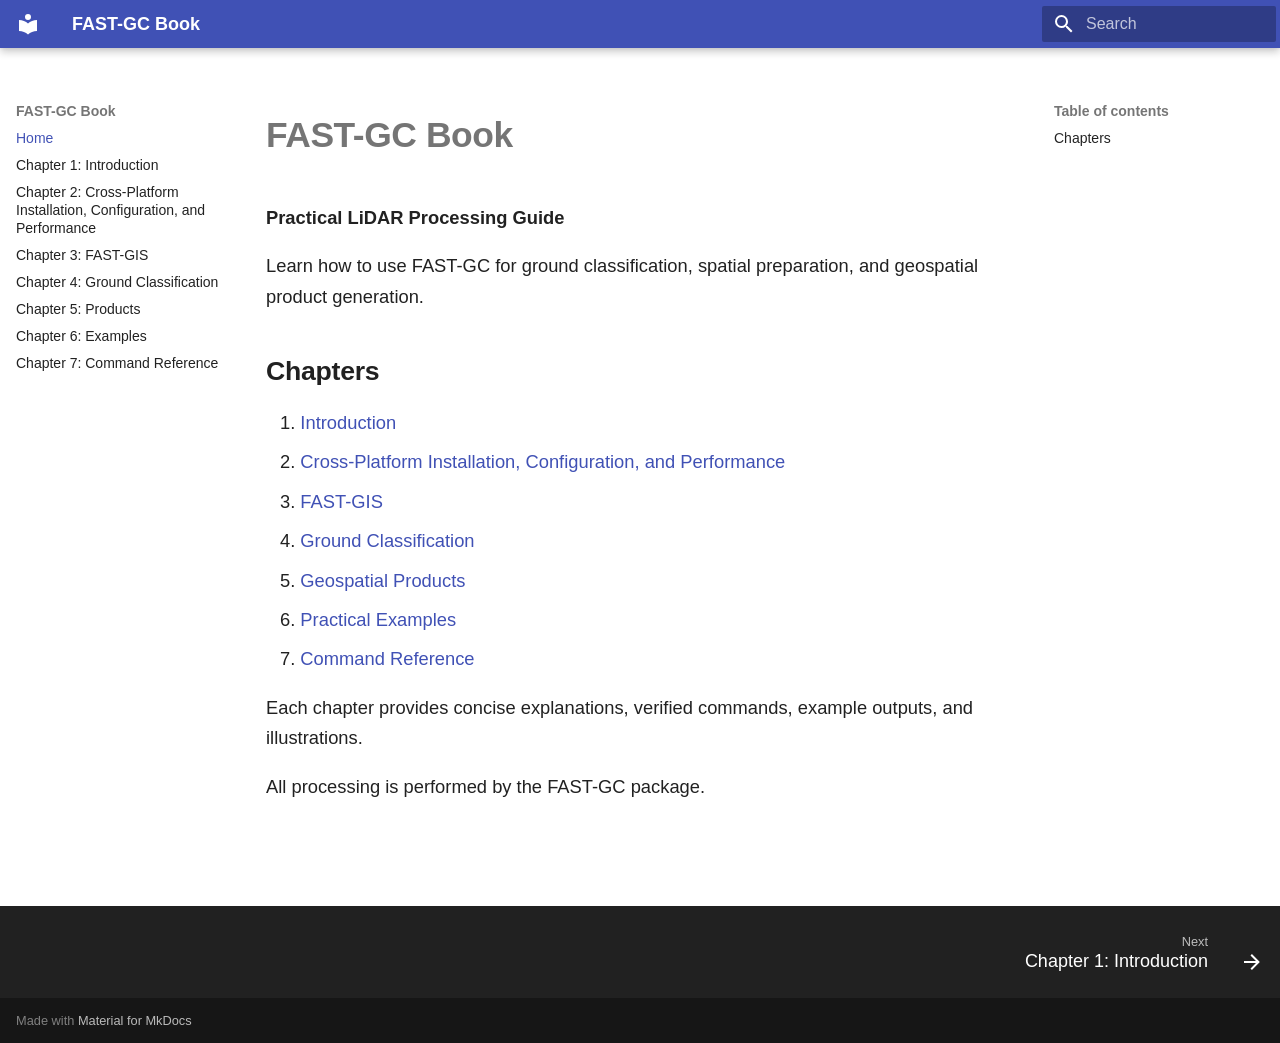
<file: index.html>
<!DOCTYPE html><html lang="en" class="no-js"><head>
    
      <meta charset="utf-8">
      <meta name="viewport" content="width=device-width,initial-scale=1">
      
        <meta name="description" content="Practical FAST-GC LiDAR processing guide">
      
      
      
        <link rel="canonical" href="https://nadeemfareed.github.io/fastgcBOOK/">
      
      
      
        <link rel="next" href="01-introduction/">
      
      
        
      
      
      <link rel="icon" href="assets/images/favicon.png">
      <meta name="generator" content="mkdocs-1.6.1, mkdocs-material-9.8.0">
    
    
      
        <title>FAST-GC Book</title>
      
    
    
      <link rel="stylesheet" href="assets/stylesheets/main.57a0d79d.min.css">
      
      


    
    
      
    
    
      
        
        
        <link rel="preconnect" href="https://fonts.gstatic.com" crossorigin="">
        <link rel="stylesheet" href="https://fonts.googleapis.com/css?family=Roboto:300,300i,400,400i,700,700i%7CRoboto+Mono:400,400i,700,700i&amp;display=fallback">
        <style>:root{--md-text-font:"Roboto";--md-code-font:"Roboto Mono"}</style>
      
    
    
      <link rel="stylesheet" href="stylesheets/fastgc-book.css">
    
    <script>__md_scope=new URL(".",location),__md_hash=e=>[...e].reduce(((e,_)=>(e<<5)-e+_.charCodeAt(0)),0),__md_get=(e,_=localStorage,t=__md_scope)=>JSON.parse(_.getItem(t.pathname+"."+e)),__md_set=(e,_,t=localStorage,a=__md_scope)=>{try{t.setItem(a.pathname+"."+e,JSON.stringify(_))}catch(e){}}</script>
    
      

    
    
  <link href="assets/stylesheets/glightbox.min.css" rel="stylesheet"><script src="assets/javascripts/glightbox.min.js"></script><style id="glightbox-style">
            html.glightbox-open { overflow: initial; height: 100%; }
            .gslide-title { margin-top: 0px; user-select: text; }
            .gslide-desc { color: #666; user-select: text; }
            .gslide-image img { background: white; }
            .gscrollbar-fixer { padding-right: 15px; }
            .gdesc-inner { font-size: 0.75rem; }
            body[data-md-color-scheme="slate"] .gdesc-inner { background: var(--md-default-bg-color); }
            body[data-md-color-scheme="slate"] .gslide-title { color: var(--md-default-fg-color); }
            body[data-md-color-scheme="slate"] .gslide-desc { color: var(--md-default-fg-color); }
        </style></head>
  
  
    <body dir="ltr">
  
    
    <input class="md-toggle" data-md-toggle="drawer" type="checkbox" id="__drawer" autocomplete="off">
    <input class="md-toggle" data-md-toggle="search" type="checkbox" id="__search" autocomplete="off">
    <label class="md-overlay" for="__drawer"></label>
    <div data-md-component="skip">
      
        
        <a href="#fast-gc-book" class="md-skip">
          Skip to content
        </a>
      
    </div>
    <div data-md-component="announce">
      
    </div>
    
    
      

  

<header class="md-header md-header--shadow" data-md-component="header">
  <nav class="md-header__inner md-grid" aria-label="Header">
    <a href="." title="FAST-GC Book" class="md-header__button md-logo" aria-label="FAST-GC Book" data-md-component="logo">
      
  
  <svg xmlns="http://www.w3.org/2000/svg" viewBox="0 0 24 24"><path d="M12 8a3 3 0 0 0 3-3 3 3 0 0 0-3-3 3 3 0 0 0-3 3 3 3 0 0 0 3 3m0 3.54C9.64 9.35 6.5 8 3 8v11c3.5 0 6.64 1.35 9 3.54 2.36-2.19 5.5-3.54 9-3.54V8c-3.5 0-6.64 1.35-9 3.54"></path></svg>

    </a>
    <label class="md-header__button md-icon" for="__drawer">
      
      <svg xmlns="http://www.w3.org/2000/svg" viewBox="0 0 24 24"><path d="M3 6h18v2H3zm0 5h18v2H3zm0 5h18v2H3z"></path></svg>
    </label>
    <div class="md-header__title" data-md-component="header-title">
      <div class="md-header__ellipsis">
        <div class="md-header__topic">
          <span class="md-ellipsis">
            FAST-GC Book
          </span>
        </div>
        <div class="md-header__topic" data-md-component="header-topic">
          <span class="md-ellipsis">
            
              Home
            
          </span>
        </div>
      </div>
    </div>
    
    
      <script>var palette=__md_get("__palette");if(palette&&palette.color){if("(prefers-color-scheme)"===palette.color.media){var media=matchMedia("(prefers-color-scheme: light)"),input=document.querySelector(media.matches?"[data-md-color-media='(prefers-color-scheme: light)']":"[data-md-color-media='(prefers-color-scheme: dark)']");palette.color.media=input.getAttribute("data-md-color-media"),palette.color.scheme=input.getAttribute("data-md-color-scheme"),palette.color.primary=input.getAttribute("data-md-color-primary"),palette.color.accent=input.getAttribute("data-md-color-accent")}for(var[key,value]of Object.entries(palette.color))document.body.setAttribute("data-md-color-"+key,value)}</script>
    
    
    
      
      
        <label class="md-header__button md-icon" for="__search">
          
          <svg xmlns="http://www.w3.org/2000/svg" viewBox="0 0 24 24"><path d="M9.5 3A6.5 6.5 0 0 1 16 9.5c0 1.61-.59 3.09-1.56 4.23l.27.27h.79l5 5-1.5 1.5-5-5v-.79l-.27-.27A6.52 6.52 0 0 1 9.5 16 6.5 6.5 0 0 1 3 9.5 6.5 6.5 0 0 1 9.5 3m0 2C7 5 5 7 5 9.5S7 14 9.5 14 14 12 14 9.5 12 5 9.5 5"></path></svg>
        </label>
        <div class="md-search" data-md-component="search" role="dialog">
  <label class="md-search__overlay" for="__search"></label>
  <div class="md-search__inner" role="search">
    <form class="md-search__form" name="search">
      <input type="text" class="md-search__input" name="query" aria-label="Search" placeholder="Search" autocapitalize="off" autocorrect="off" autocomplete="off" spellcheck="false" data-md-component="search-query" required="">
      <label class="md-search__icon md-icon" for="__search">
        
        <svg xmlns="http://www.w3.org/2000/svg" viewBox="0 0 24 24"><path d="M9.5 3A6.5 6.5 0 0 1 16 9.5c0 1.61-.59 3.09-1.56 4.23l.27.27h.79l5 5-1.5 1.5-5-5v-.79l-.27-.27A6.52 6.52 0 0 1 9.5 16 6.5 6.5 0 0 1 3 9.5 6.5 6.5 0 0 1 9.5 3m0 2C7 5 5 7 5 9.5S7 14 9.5 14 14 12 14 9.5 12 5 9.5 5"></path></svg>
        
        <svg xmlns="http://www.w3.org/2000/svg" viewBox="0 0 24 24"><path d="M20 11v2H8l5.5 5.5-1.42 1.42L4.16 12l7.92-7.92L13.5 5.5 8 11z"></path></svg>
      </label>
      <nav class="md-search__options" aria-label="Search">
        
        <button type="reset" class="md-search__icon md-icon" title="Clear" aria-label="Clear" tabindex="-1">
          
          <svg xmlns="http://www.w3.org/2000/svg" viewBox="0 0 24 24"><path d="M19 6.41 17.59 5 12 10.59 6.41 5 5 6.41 10.59 12 5 17.59 6.41 19 12 13.41 17.59 19 19 17.59 13.41 12z"></path></svg>
        </button>
      </nav>
      
        <div class="md-search__suggest" data-md-component="search-suggest"></div>
      
    </form>
    <div class="md-search__output">
      <div class="md-search__scrollwrap" tabindex="0" data-md-scrollfix="">
        <div class="md-search-result" data-md-component="search-result">
          <div class="md-search-result__meta">
            Initializing search
          </div>
          <ol class="md-search-result__list" role="presentation"></ol>
        </div>
      </div>
    </div>
  </div>
</div>
      
    
    
  </nav>
  
</header>
    
    <div class="md-container" data-md-component="container">
      
      
        
          
        
      
      <main class="md-main" data-md-component="main">
        <div class="md-main__inner md-grid">
          
            
              
              <div class="md-sidebar md-sidebar--primary" data-md-component="sidebar" data-md-type="navigation">
                <div class="md-sidebar__scrollwrap">
                  <div class="md-sidebar__inner">
                    



<nav class="md-nav md-nav--primary" aria-label="Navigation" data-md-level="0">
  <label class="md-nav__title" for="__drawer">
    <a href="." title="FAST-GC Book" class="md-nav__button md-logo" aria-label="FAST-GC Book" data-md-component="logo">
      
  
  <svg xmlns="http://www.w3.org/2000/svg" viewBox="0 0 24 24"><path d="M12 8a3 3 0 0 0 3-3 3 3 0 0 0-3-3 3 3 0 0 0-3 3 3 3 0 0 0 3 3m0 3.54C9.64 9.35 6.5 8 3 8v11c3.5 0 6.64 1.35 9 3.54 2.36-2.19 5.5-3.54 9-3.54V8c-3.5 0-6.64 1.35-9 3.54"></path></svg>

    </a>
    FAST-GC Book
  </label>
  
  <ul class="md-nav__list" data-md-scrollfix="">
    
      
      
  
  
    
  
  
  
    <li class="md-nav__item md-nav__item--active">
      
      <input class="md-nav__toggle md-toggle" type="checkbox" id="__toc">
      
      
        
      
      
        <label class="md-nav__link md-nav__link--active" for="__toc">
          
  
  
  <span class="md-ellipsis">
    
  
    Home
  

    
  </span>
  
  

          <span class="md-nav__icon md-icon"></span>
        </label>
      
      <a href="." class="md-nav__link md-nav__link--active">
        
  
  
  <span class="md-ellipsis">
    
  
    Home
  

    
  </span>
  
  

      </a>
      
        

<nav class="md-nav md-nav--secondary" aria-label="Table of contents">
  
  
  
    
  
  
    <label class="md-nav__title" for="__toc">
      <span class="md-nav__icon md-icon"></span>
      Table of contents
    </label>
    <ul class="md-nav__list" data-md-component="toc" data-md-scrollfix="">
      
        <li class="md-nav__item">
  <a href="#chapters" class="md-nav__link">
    <span class="md-ellipsis">
      
        Chapters
      
    </span>
  </a>
  
</li>
      
    </ul>
  
</nav>
      
    </li>
  

    
      
      
  
  
  
  
    <li class="md-nav__item">
      <a href="01-introduction/" class="md-nav__link">
        
  
  
  <span class="md-ellipsis">
    
  
    Chapter 1: Introduction
  

    
  </span>
  
  

      </a>
    </li>
  

    
      
      
  
  
  
  
    <li class="md-nav__item">
      <a href="02-installation/" class="md-nav__link">
        
  
  
  <span class="md-ellipsis">
    
  
    Chapter 2: Cross-Platform Installation, Configuration, and Performance
  

    
  </span>
  
  

      </a>
    </li>
  

    
      
      
  
  
  
  
    <li class="md-nav__item">
      <a href="02-fast-gis/" class="md-nav__link">
        
  
  
  <span class="md-ellipsis">
    
  
    Chapter 3: FAST-GIS
  

    
  </span>
  
  

      </a>
    </li>
  

    
      
      
  
  
  
  
    <li class="md-nav__item">
      <a href="03-ground-classification/" class="md-nav__link">
        
  
  
  <span class="md-ellipsis">
    
  
    Chapter 4: Ground Classification
  

    
  </span>
  
  

      </a>
    </li>
  

    
      
      
  
  
  
  
    <li class="md-nav__item">
      <a href="04-products/" class="md-nav__link">
        
  
  
  <span class="md-ellipsis">
    
  
    Chapter 5: Products
  

    
  </span>
  
  

      </a>
    </li>
  

    
      
      
  
  
  
  
    <li class="md-nav__item">
      <a href="05-case-studies/" class="md-nav__link">
        
  
  
  <span class="md-ellipsis">
    
  
    Chapter 6: Examples
  

    
  </span>
  
  

      </a>
    </li>
  

    
      
      
  
  
  
  
    <li class="md-nav__item">
      <a href="06-reference/" class="md-nav__link">
        
  
  
  <span class="md-ellipsis">
    
  
    Chapter 7: Command Reference
  

    
  </span>
  
  

      </a>
    </li>
  

    
  </ul>
</nav>
                  </div>
                </div>
              </div>
            
            
              
              <div class="md-sidebar md-sidebar--secondary" data-md-component="sidebar" data-md-type="toc">
                <div class="md-sidebar__scrollwrap">
                  <div class="md-sidebar__inner">
                    

<nav class="md-nav md-nav--secondary" aria-label="Table of contents">
  
  
  
    
  
  
    <label class="md-nav__title" for="__toc">
      <span class="md-nav__icon md-icon"></span>
      Table of contents
    </label>
    <ul class="md-nav__list" data-md-component="toc" data-md-scrollfix="">
      
        <li class="md-nav__item">
  <a href="#chapters" class="md-nav__link">
    <span class="md-ellipsis">
      
        Chapters
      
    </span>
  </a>
  
</li>
      
    </ul>
  
</nav>
                  </div>
                </div>
              </div>
            
          
          
            <div class="md-content" data-md-component="content">
              
                



  


              
              <article class="md-content__inner md-typeset">
                
                  



<h1 id="fast-gc-book">FAST-GC Book</h1>
<p><strong>Practical LiDAR Processing Guide</strong></p>
<p>Learn how to use FAST-GC for ground classification,
spatial preparation, and geospatial product generation.</p>
<h2 id="chapters">Chapters</h2>
<ol>
<li><a href="01-introduction/">Introduction</a></li>
<li><a href="02-installation/">Cross-Platform Installation, Configuration, and Performance</a></li>
<li><a href="02-fast-gis/">FAST-GIS</a></li>
<li><a href="03-ground-classification/">Ground Classification</a></li>
<li><a href="04-products/">Geospatial Products</a></li>
<li><a href="05-case-studies/">Practical Examples</a></li>
<li><a href="06-reference/">Command Reference</a></li>
</ol>
<p>Each chapter provides concise explanations, verified
commands, example outputs, and illustrations.</p>
<p>All processing is performed by the FAST-GC package.</p>












                
              </article>
            </div>
          
          
<script>var target=document.getElementById(location.hash.slice(1));target&&target.name&&(target.checked=target.name.startsWith("__tabbed_"))</script>
        </div>
        
          <button type="button" class="md-top md-icon" data-md-component="top" hidden="">
  
  <svg xmlns="http://www.w3.org/2000/svg" viewBox="0 0 24 24"><path d="M13 20h-2V8l-5.5 5.5-1.42-1.42L12 4.16l7.92 7.92-1.42 1.42L13 8z"></path></svg>
  Back to top
</button>
        
      </main>
      
        <footer class="md-footer">
  
    
      
      <nav class="md-footer__inner md-grid" aria-label="Footer">
        
        
          
          <a href="01-introduction/" class="md-footer__link md-footer__link--next" aria-label="Next: Chapter 1: Introduction">
            <div class="md-footer__title">
              <span class="md-footer__direction">
                Next
              </span>
              <div class="md-ellipsis">
                Chapter 1: Introduction
              </div>
            </div>
            <div class="md-footer__button md-icon">
              
              <svg xmlns="http://www.w3.org/2000/svg" viewBox="0 0 24 24"><path d="M4 11v2h12l-5.5 5.5 1.42 1.42L19.84 12l-7.92-7.92L10.5 5.5 16 11z"></path></svg>
            </div>
          </a>
        
      </nav>
    
  
  <div class="md-footer-meta md-typeset">
    <div class="md-footer-meta__inner md-grid">
      <div class="md-copyright">
  
  
    Made with
    <a href="https://squidfunk.github.io/mkdocs-material/" target="_blank" rel="noopener">
      Material for MkDocs
    </a>
  
</div>
      
    </div>
  </div>
</footer>
      
    </div>
    <div class="md-dialog" data-md-component="dialog">
      <div class="md-dialog__inner md-typeset"></div>
    </div>
    
      <div class="md-progress" data-md-component="progress" role="progressbar"></div>
    
    
    
      
      
      <script id="__config" type="application/json">{"annotate": null, "base": ".", "features": ["navigation.sections", "navigation.indexes", "navigation.top", "search.highlight", "content.code.copy", "navigation.instant", "navigation.instant.progress", "navigation.path", "navigation.footer", "toc.follow", "search.suggest"], "search": "assets/javascripts/workers/search.a7633da7.min.js", "tags": null, "translations": {"clipboard.copied": "Copied to clipboard", "clipboard.copy": "Copy to clipboard", "search.result.more.one": "1 more on this page", "search.result.more.other": "# more on this page", "search.result.none": "No matching documents", "search.result.one": "1 matching document", "search.result.other": "# matching documents", "search.result.placeholder": "Type to start searching", "search.result.term.missing": "Missing", "select.version": "Select version"}, "version": null}</script>
    
    
      <script src="assets/javascripts/bundle.c21346df.min.js"></script>
      
        <script src="javascripts/fastgc-navigation.js"></script>
      
    
  
<script id="init-glightbox">const lightbox = GLightbox({"touchNavigation": true, "loop": false, "zoomable": true, "draggable": true, "openEffect": "zoom", "closeEffect": "zoom", "slideEffect": "slide"});
document$.subscribe(()=>{ lightbox.reload(); });
</script></body></html>
</file>
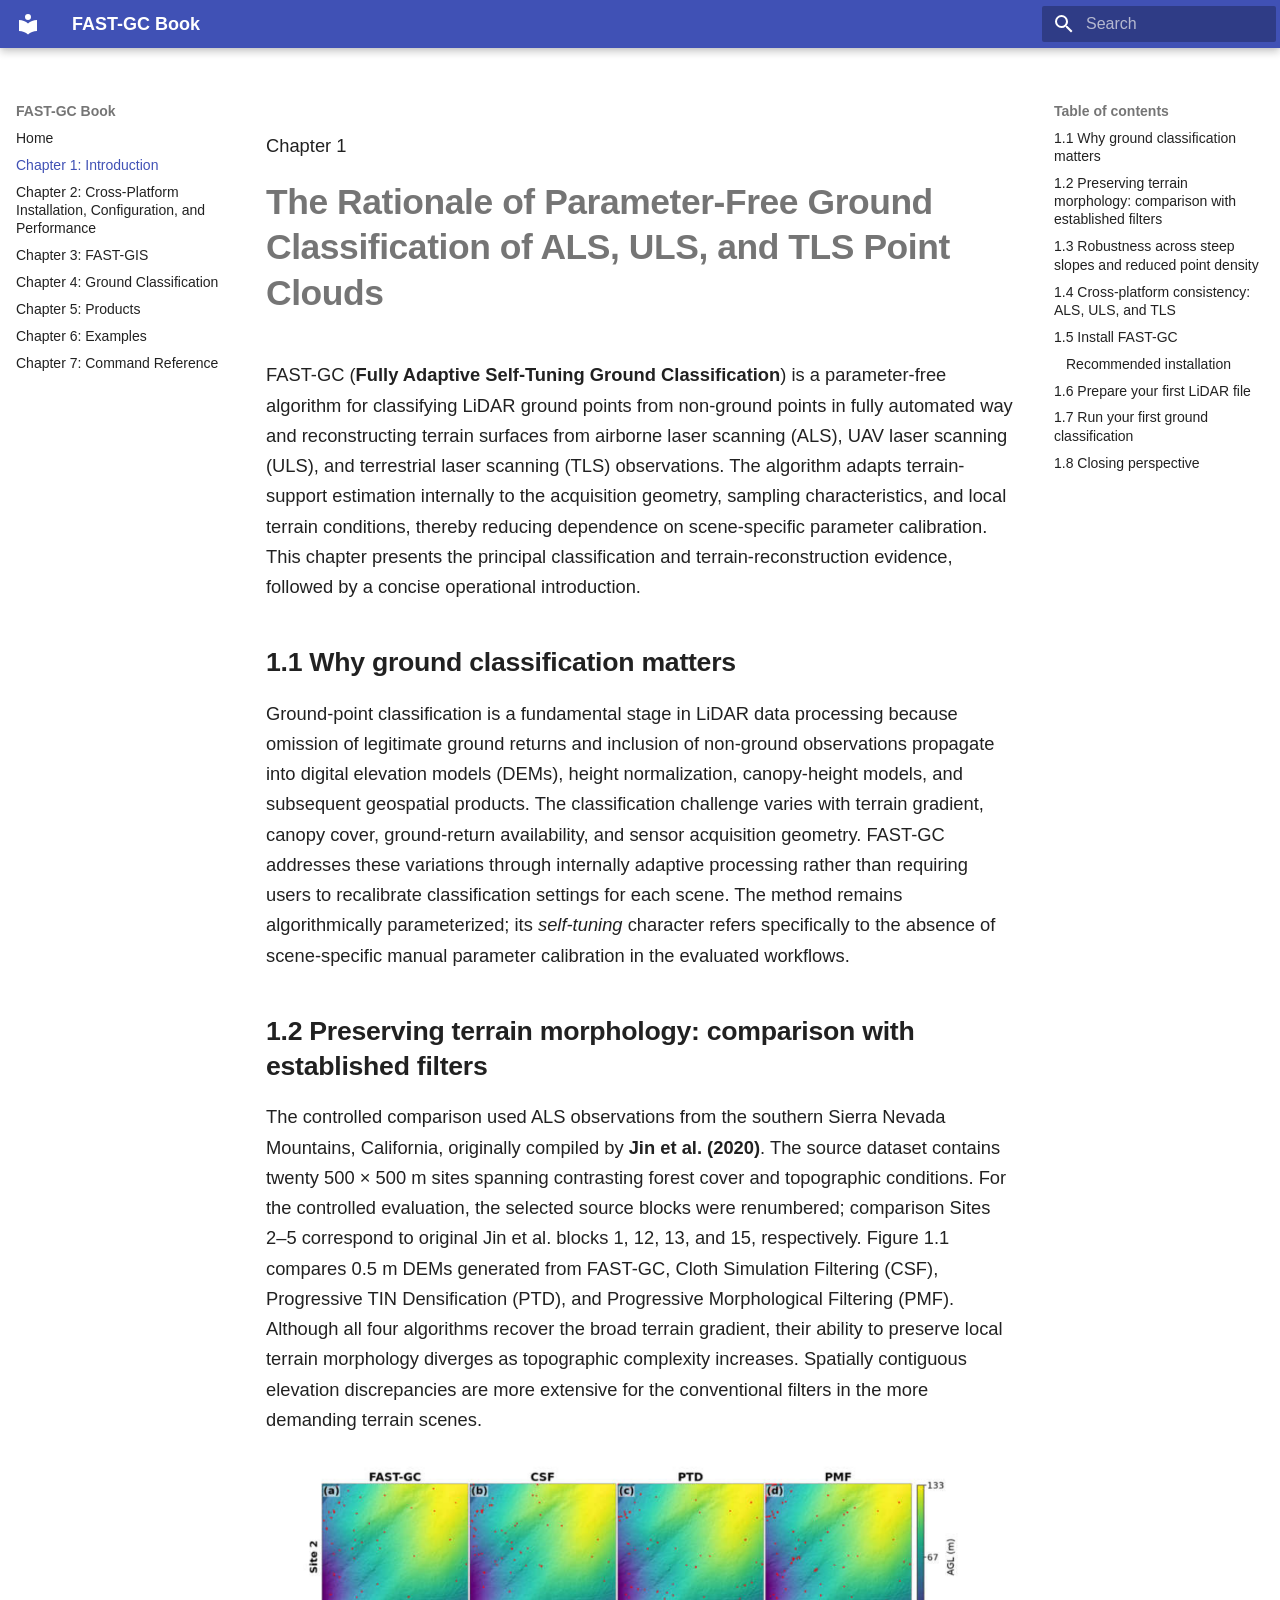
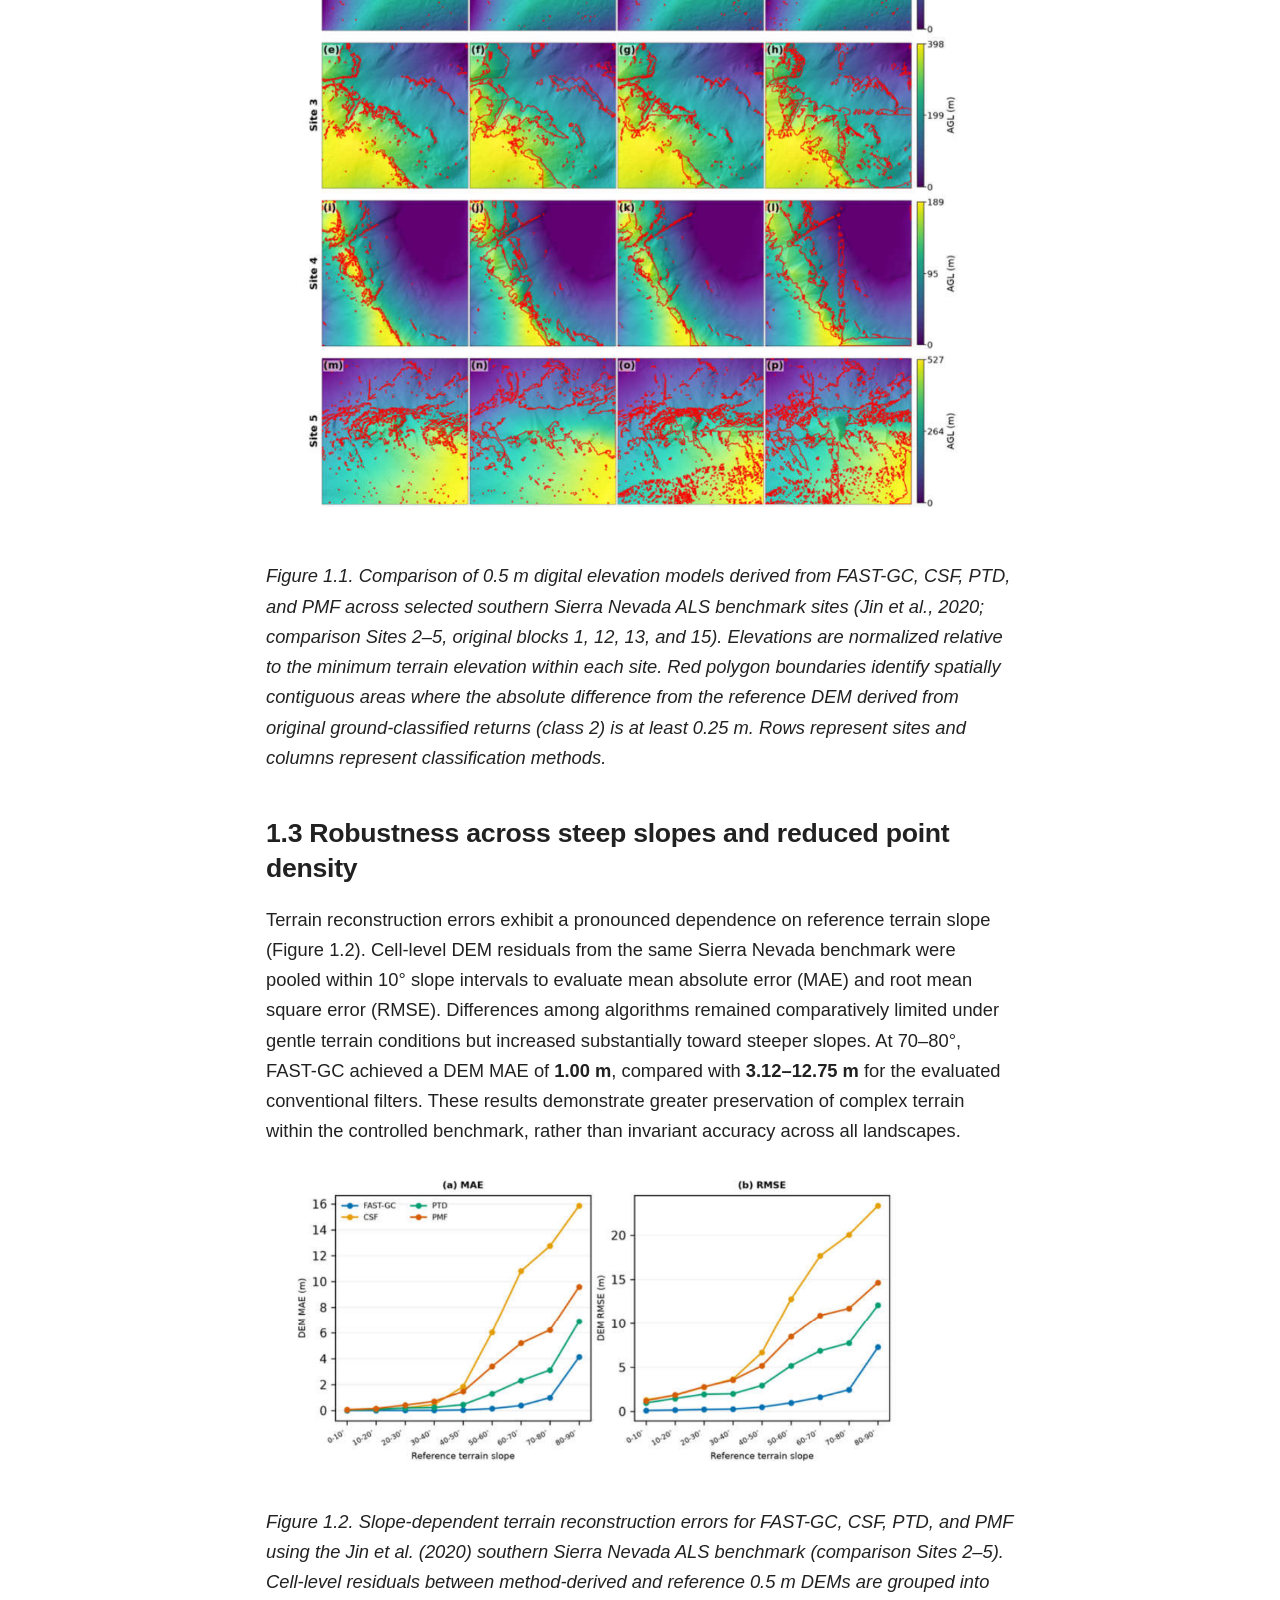
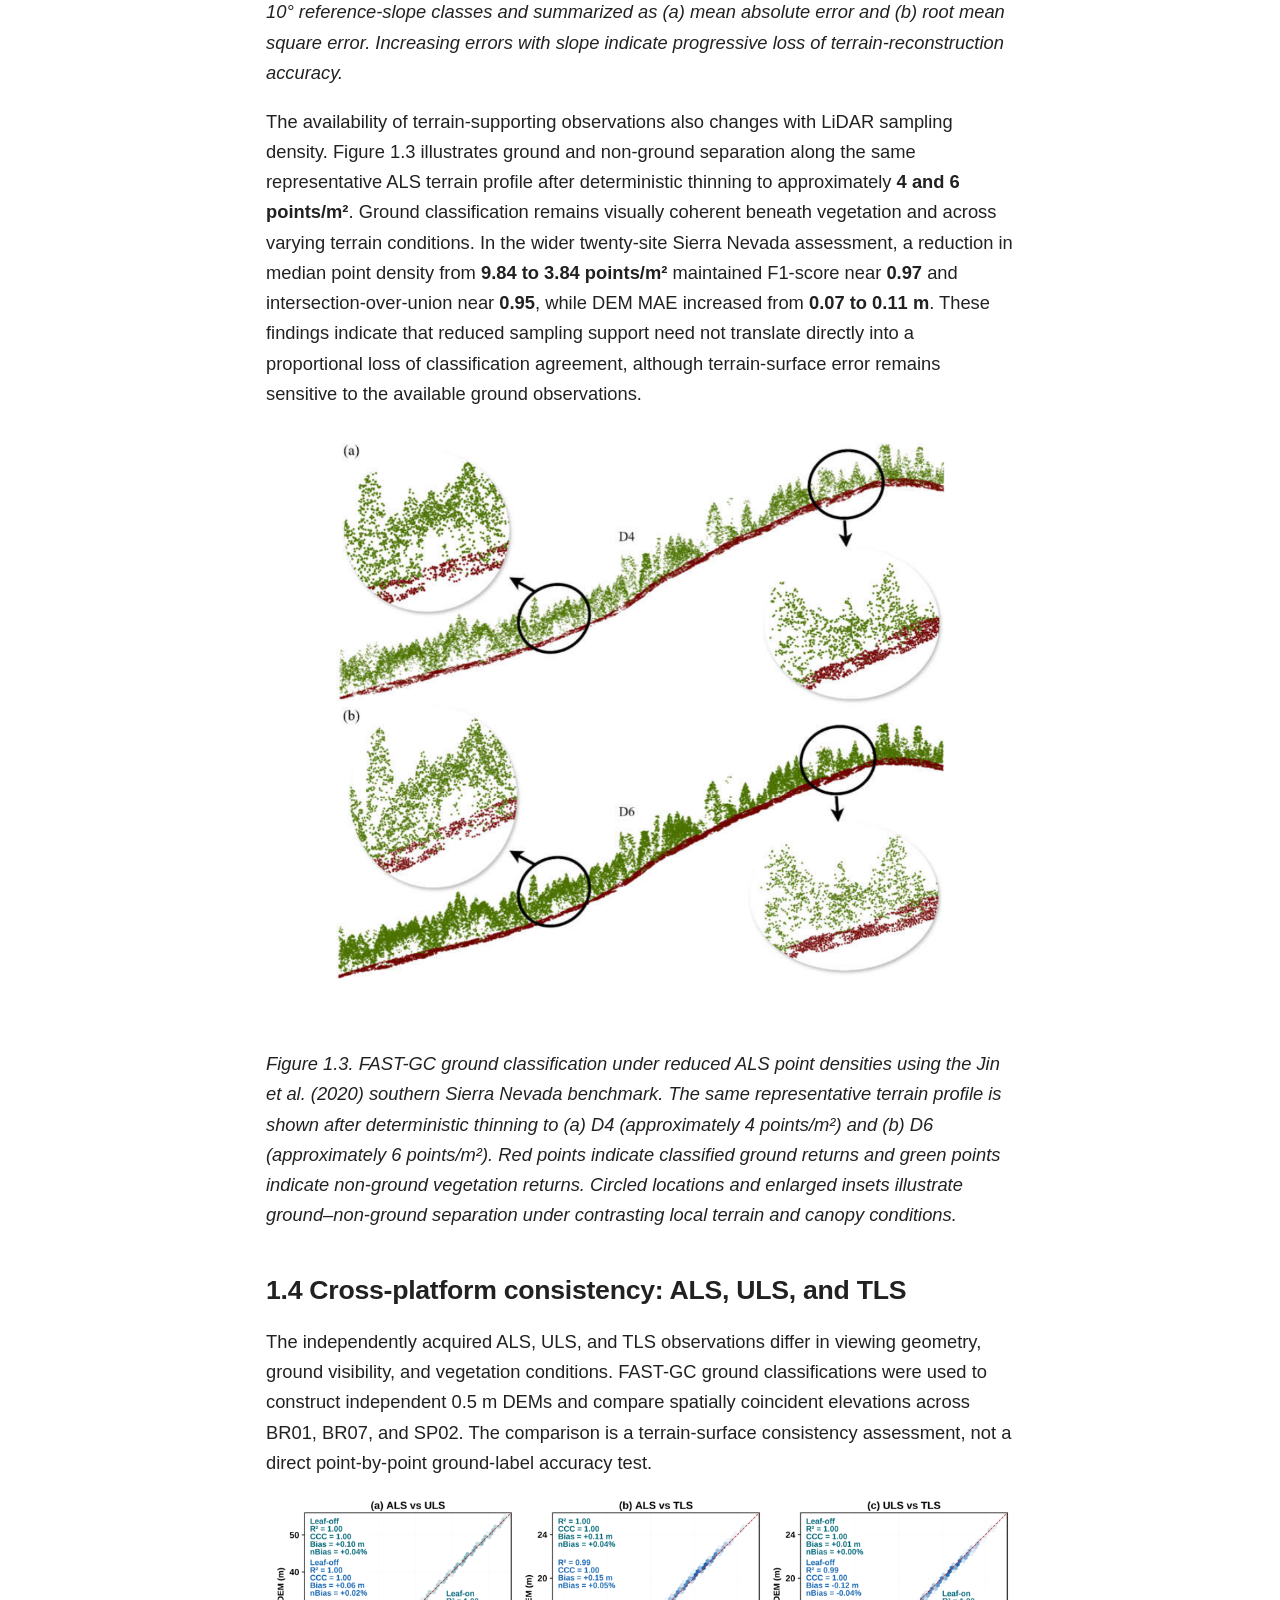
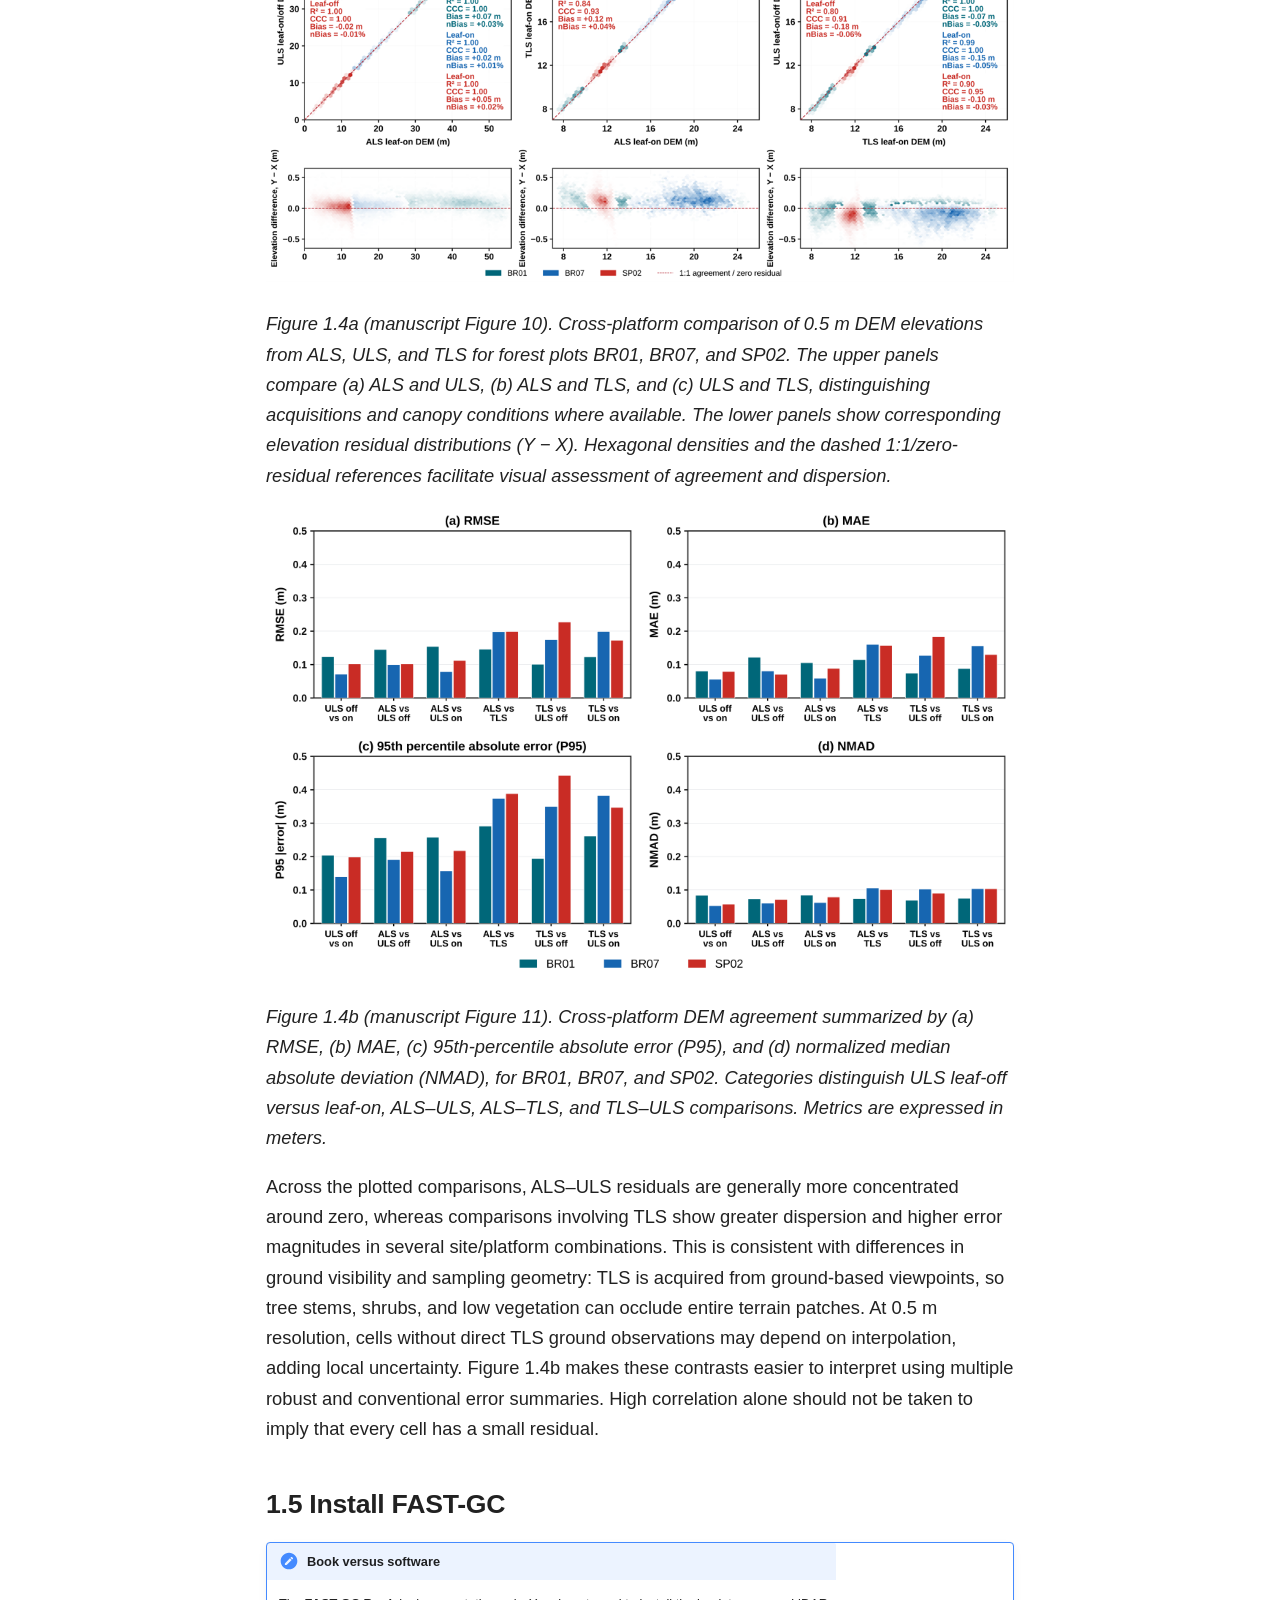
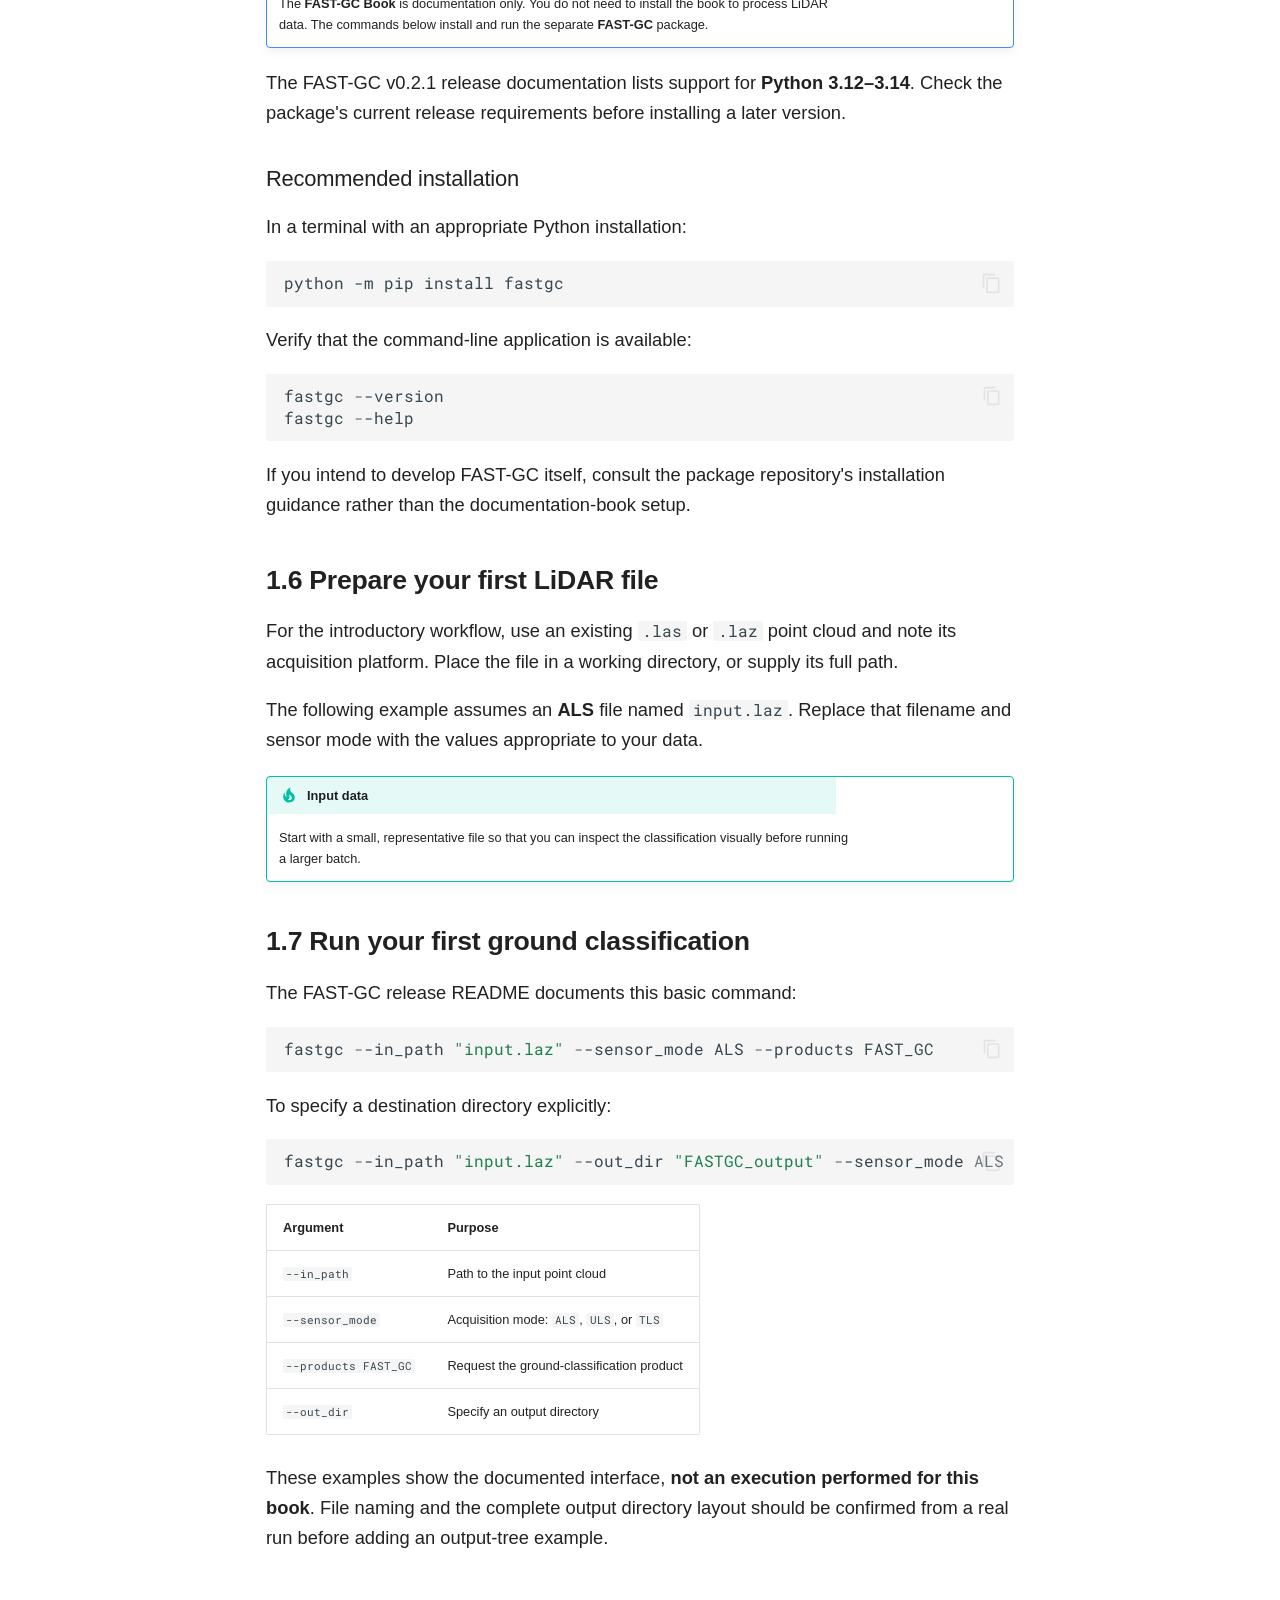
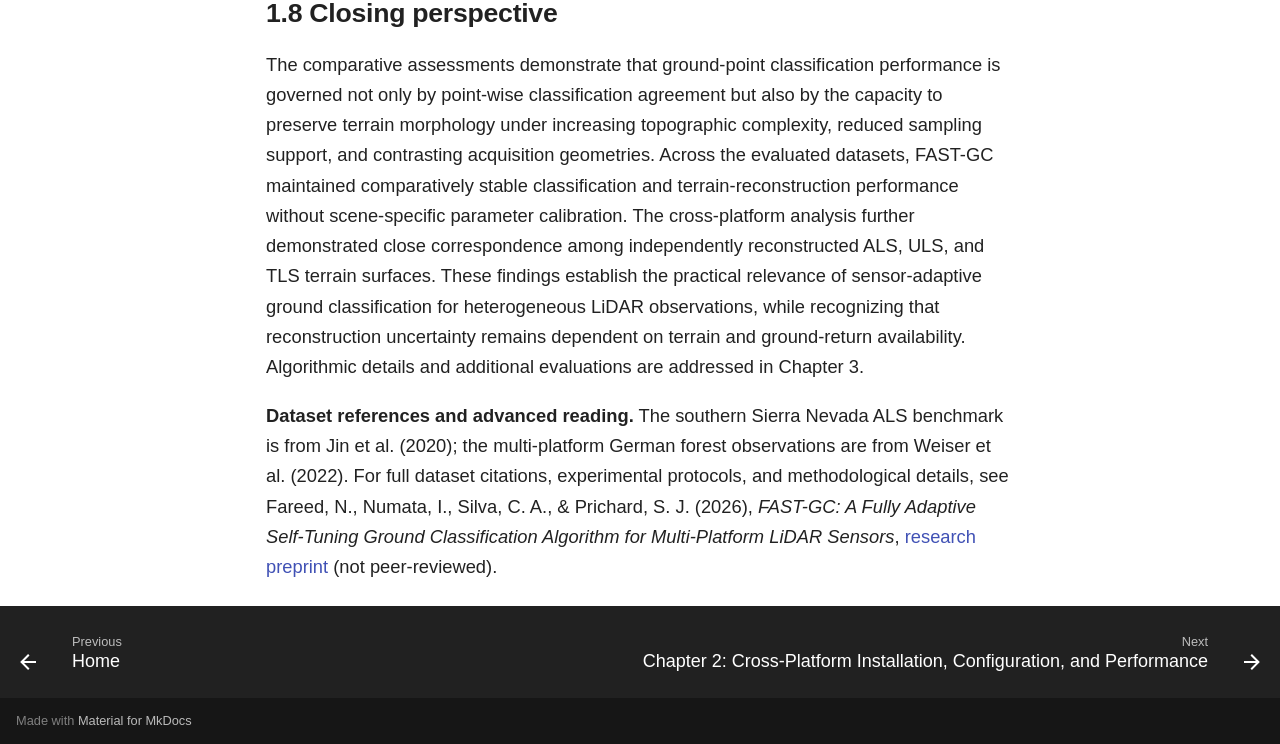
<file: 01-introduction/index.html>
<!DOCTYPE html><html lang="en" class="no-js"><head>
    
      <meta charset="utf-8">
      <meta name="viewport" content="width=device-width,initial-scale=1">
      
        <meta name="description" content="Practical FAST-GC LiDAR processing guide">
      
      
      
        <link rel="canonical" href="https://nadeemfareed.github.io/fastgcBOOK/01-introduction/">
      
      
        <link rel="prev" href="..">
      
      
        <link rel="next" href="../02-installation/">
      
      
        
      
      
      <link rel="icon" href="../assets/images/favicon.png">
      <meta name="generator" content="mkdocs-1.6.1, mkdocs-material-9.8.0">
    
    
      
        <title>Chapter 1: Introduction - FAST-GC Book</title>
      
    
    
      <link rel="stylesheet" href="../assets/stylesheets/main.57a0d79d.min.css">
      
      


    
    
      
    
    
      
        
        
        <link rel="preconnect" href="https://fonts.gstatic.com" crossorigin="">
        <link rel="stylesheet" href="https://fonts.googleapis.com/css?family=Roboto:300,300i,400,400i,700,700i%7CRoboto+Mono:400,400i,700,700i&amp;display=fallback">
        <style>:root{--md-text-font:"Roboto";--md-code-font:"Roboto Mono"}</style>
      
    
    
      <link rel="stylesheet" href="../stylesheets/fastgc-book.css">
    
    <script>__md_scope=new URL("..",location),__md_hash=e=>[...e].reduce(((e,_)=>(e<<5)-e+_.charCodeAt(0)),0),__md_get=(e,_=localStorage,t=__md_scope)=>JSON.parse(_.getItem(t.pathname+"."+e)),__md_set=(e,_,t=localStorage,a=__md_scope)=>{try{t.setItem(a.pathname+"."+e,JSON.stringify(_))}catch(e){}}</script>
    
      

    
    
  <link href="../assets/stylesheets/glightbox.min.css" rel="stylesheet"><script src="../assets/javascripts/glightbox.min.js"></script><style id="glightbox-style">
            html.glightbox-open { overflow: initial; height: 100%; }
            .gslide-title { margin-top: 0px; user-select: text; }
            .gslide-desc { color: #666; user-select: text; }
            .gslide-image img { background: white; }
            .gscrollbar-fixer { padding-right: 15px; }
            .gdesc-inner { font-size: 0.75rem; }
            body[data-md-color-scheme="slate"] .gdesc-inner { background: var(--md-default-bg-color); }
            body[data-md-color-scheme="slate"] .gslide-title { color: var(--md-default-fg-color); }
            body[data-md-color-scheme="slate"] .gslide-desc { color: var(--md-default-fg-color); }
        </style></head>
  
  
    <body dir="ltr">
  
    
    <input class="md-toggle" data-md-toggle="drawer" type="checkbox" id="__drawer" autocomplete="off">
    <input class="md-toggle" data-md-toggle="search" type="checkbox" id="__search" autocomplete="off">
    <label class="md-overlay" for="__drawer"></label>
    <div data-md-component="skip">
      
        
        <a href="#the-rationale-of-parameter-free-ground-classification-of-als-uls-and-tls-point-clouds" class="md-skip">
          Skip to content
        </a>
      
    </div>
    <div data-md-component="announce">
      
    </div>
    
    
      

  

<header class="md-header md-header--shadow" data-md-component="header">
  <nav class="md-header__inner md-grid" aria-label="Header">
    <a href=".." title="FAST-GC Book" class="md-header__button md-logo" aria-label="FAST-GC Book" data-md-component="logo">
      
  
  <svg xmlns="http://www.w3.org/2000/svg" viewBox="0 0 24 24"><path d="M12 8a3 3 0 0 0 3-3 3 3 0 0 0-3-3 3 3 0 0 0-3 3 3 3 0 0 0 3 3m0 3.54C9.64 9.35 6.5 8 3 8v11c3.5 0 6.64 1.35 9 3.54 2.36-2.19 5.5-3.54 9-3.54V8c-3.5 0-6.64 1.35-9 3.54"></path></svg>

    </a>
    <label class="md-header__button md-icon" for="__drawer">
      
      <svg xmlns="http://www.w3.org/2000/svg" viewBox="0 0 24 24"><path d="M3 6h18v2H3zm0 5h18v2H3zm0 5h18v2H3z"></path></svg>
    </label>
    <div class="md-header__title" data-md-component="header-title">
      <div class="md-header__ellipsis">
        <div class="md-header__topic">
          <span class="md-ellipsis">
            FAST-GC Book
          </span>
        </div>
        <div class="md-header__topic" data-md-component="header-topic">
          <span class="md-ellipsis">
            
              Chapter 1: Introduction
            
          </span>
        </div>
      </div>
    </div>
    
    
      <script>var palette=__md_get("__palette");if(palette&&palette.color){if("(prefers-color-scheme)"===palette.color.media){var media=matchMedia("(prefers-color-scheme: light)"),input=document.querySelector(media.matches?"[data-md-color-media='(prefers-color-scheme: light)']":"[data-md-color-media='(prefers-color-scheme: dark)']");palette.color.media=input.getAttribute("data-md-color-media"),palette.color.scheme=input.getAttribute("data-md-color-scheme"),palette.color.primary=input.getAttribute("data-md-color-primary"),palette.color.accent=input.getAttribute("data-md-color-accent")}for(var[key,value]of Object.entries(palette.color))document.body.setAttribute("data-md-color-"+key,value)}</script>
    
    
    
      
      
        <label class="md-header__button md-icon" for="__search">
          
          <svg xmlns="http://www.w3.org/2000/svg" viewBox="0 0 24 24"><path d="M9.5 3A6.5 6.5 0 0 1 16 9.5c0 1.61-.59 3.09-1.56 4.23l.27.27h.79l5 5-1.5 1.5-5-5v-.79l-.27-.27A6.52 6.52 0 0 1 9.5 16 6.5 6.5 0 0 1 3 9.5 6.5 6.5 0 0 1 9.5 3m0 2C7 5 5 7 5 9.5S7 14 9.5 14 14 12 14 9.5 12 5 9.5 5"></path></svg>
        </label>
        <div class="md-search" data-md-component="search" role="dialog">
  <label class="md-search__overlay" for="__search"></label>
  <div class="md-search__inner" role="search">
    <form class="md-search__form" name="search">
      <input type="text" class="md-search__input" name="query" aria-label="Search" placeholder="Search" autocapitalize="off" autocorrect="off" autocomplete="off" spellcheck="false" data-md-component="search-query" required="">
      <label class="md-search__icon md-icon" for="__search">
        
        <svg xmlns="http://www.w3.org/2000/svg" viewBox="0 0 24 24"><path d="M9.5 3A6.5 6.5 0 0 1 16 9.5c0 1.61-.59 3.09-1.56 4.23l.27.27h.79l5 5-1.5 1.5-5-5v-.79l-.27-.27A6.52 6.52 0 0 1 9.5 16 6.5 6.5 0 0 1 3 9.5 6.5 6.5 0 0 1 9.5 3m0 2C7 5 5 7 5 9.5S7 14 9.5 14 14 12 14 9.5 12 5 9.5 5"></path></svg>
        
        <svg xmlns="http://www.w3.org/2000/svg" viewBox="0 0 24 24"><path d="M20 11v2H8l5.5 5.5-1.42 1.42L4.16 12l7.92-7.92L13.5 5.5 8 11z"></path></svg>
      </label>
      <nav class="md-search__options" aria-label="Search">
        
        <button type="reset" class="md-search__icon md-icon" title="Clear" aria-label="Clear" tabindex="-1">
          
          <svg xmlns="http://www.w3.org/2000/svg" viewBox="0 0 24 24"><path d="M19 6.41 17.59 5 12 10.59 6.41 5 5 6.41 10.59 12 5 17.59 6.41 19 12 13.41 17.59 19 19 17.59 13.41 12z"></path></svg>
        </button>
      </nav>
      
        <div class="md-search__suggest" data-md-component="search-suggest"></div>
      
    </form>
    <div class="md-search__output">
      <div class="md-search__scrollwrap" tabindex="0" data-md-scrollfix="">
        <div class="md-search-result" data-md-component="search-result">
          <div class="md-search-result__meta">
            Initializing search
          </div>
          <ol class="md-search-result__list" role="presentation"></ol>
        </div>
      </div>
    </div>
  </div>
</div>
      
    
    
  </nav>
  
</header>
    
    <div class="md-container" data-md-component="container">
      
      
        
          
        
      
      <main class="md-main" data-md-component="main">
        <div class="md-main__inner md-grid">
          
            
              
              <div class="md-sidebar md-sidebar--primary" data-md-component="sidebar" data-md-type="navigation">
                <div class="md-sidebar__scrollwrap">
                  <div class="md-sidebar__inner">
                    



<nav class="md-nav md-nav--primary" aria-label="Navigation" data-md-level="0">
  <label class="md-nav__title" for="__drawer">
    <a href=".." title="FAST-GC Book" class="md-nav__button md-logo" aria-label="FAST-GC Book" data-md-component="logo">
      
  
  <svg xmlns="http://www.w3.org/2000/svg" viewBox="0 0 24 24"><path d="M12 8a3 3 0 0 0 3-3 3 3 0 0 0-3-3 3 3 0 0 0-3 3 3 3 0 0 0 3 3m0 3.54C9.64 9.35 6.5 8 3 8v11c3.5 0 6.64 1.35 9 3.54 2.36-2.19 5.5-3.54 9-3.54V8c-3.5 0-6.64 1.35-9 3.54"></path></svg>

    </a>
    FAST-GC Book
  </label>
  
  <ul class="md-nav__list" data-md-scrollfix="">
    
      
      
  
  
  
  
    <li class="md-nav__item">
      <a href=".." class="md-nav__link">
        
  
  
  <span class="md-ellipsis">
    
  
    Home
  

    
  </span>
  
  

      </a>
    </li>
  

    
      
      
  
  
    
  
  
  
    <li class="md-nav__item md-nav__item--active">
      
      <input class="md-nav__toggle md-toggle" type="checkbox" id="__toc">
      
      
        
      
      
        <label class="md-nav__link md-nav__link--active" for="__toc">
          
  
  
  <span class="md-ellipsis">
    
  
    Chapter 1: Introduction
  

    
  </span>
  
  

          <span class="md-nav__icon md-icon"></span>
        </label>
      
      <a href="./" class="md-nav__link md-nav__link--active">
        
  
  
  <span class="md-ellipsis">
    
  
    Chapter 1: Introduction
  

    
  </span>
  
  

      </a>
      
        

<nav class="md-nav md-nav--secondary" aria-label="Table of contents">
  
  
  
    
  
  
    <label class="md-nav__title" for="__toc">
      <span class="md-nav__icon md-icon"></span>
      Table of contents
    </label>
    <ul class="md-nav__list" data-md-component="toc" data-md-scrollfix="">
      
        <li class="md-nav__item">
  <a href="#11-why-ground-classification-matters" class="md-nav__link">
    <span class="md-ellipsis">
      
        1.1 Why ground classification matters
      
    </span>
  </a>
  
</li>
      
        <li class="md-nav__item">
  <a href="#12-preserving-terrain-morphology-comparison-with-established-filters" class="md-nav__link">
    <span class="md-ellipsis">
      
        1.2 Preserving terrain morphology: comparison with established filters
      
    </span>
  </a>
  
</li>
      
        <li class="md-nav__item">
  <a href="#13-robustness-across-steep-slopes-and-reduced-point-density" class="md-nav__link">
    <span class="md-ellipsis">
      
        1.3 Robustness across steep slopes and reduced point density
      
    </span>
  </a>
  
</li>
      
        <li class="md-nav__item">
  <a href="#14-cross-platform-consistency-als-uls-and-tls" class="md-nav__link">
    <span class="md-ellipsis">
      
        1.4 Cross-platform consistency: ALS, ULS, and TLS
      
    </span>
  </a>
  
</li>
      
        <li class="md-nav__item">
  <a href="#15-install-fast-gc" class="md-nav__link">
    <span class="md-ellipsis">
      
        1.5 Install FAST-GC
      
    </span>
  </a>
  
    <nav class="md-nav" aria-label="1.5 Install FAST-GC">
      <ul class="md-nav__list">
        
          <li class="md-nav__item">
  <a href="#recommended-installation" class="md-nav__link">
    <span class="md-ellipsis">
      
        Recommended installation
      
    </span>
  </a>
  
</li>
        
      </ul>
    </nav>
  
</li>
      
        <li class="md-nav__item">
  <a href="#16-prepare-your-first-lidar-file" class="md-nav__link">
    <span class="md-ellipsis">
      
        1.6 Prepare your first LiDAR file
      
    </span>
  </a>
  
</li>
      
        <li class="md-nav__item">
  <a href="#17-run-your-first-ground-classification" class="md-nav__link">
    <span class="md-ellipsis">
      
        1.7 Run your first ground classification
      
    </span>
  </a>
  
</li>
      
        <li class="md-nav__item">
  <a href="#18-closing-perspective" class="md-nav__link">
    <span class="md-ellipsis">
      
        1.8 Closing perspective
      
    </span>
  </a>
  
</li>
      
    </ul>
  
</nav>
      
    </li>
  

    
      
      
  
  
  
  
    <li class="md-nav__item">
      <a href="../02-installation/" class="md-nav__link">
        
  
  
  <span class="md-ellipsis">
    
  
    Chapter 2: Cross-Platform Installation, Configuration, and Performance
  

    
  </span>
  
  

      </a>
    </li>
  

    
      
      
  
  
  
  
    <li class="md-nav__item">
      <a href="../02-fast-gis/" class="md-nav__link">
        
  
  
  <span class="md-ellipsis">
    
  
    Chapter 3: FAST-GIS
  

    
  </span>
  
  

      </a>
    </li>
  

    
      
      
  
  
  
  
    <li class="md-nav__item">
      <a href="../03-ground-classification/" class="md-nav__link">
        
  
  
  <span class="md-ellipsis">
    
  
    Chapter 4: Ground Classification
  

    
  </span>
  
  

      </a>
    </li>
  

    
      
      
  
  
  
  
    <li class="md-nav__item">
      <a href="../04-products/" class="md-nav__link">
        
  
  
  <span class="md-ellipsis">
    
  
    Chapter 5: Products
  

    
  </span>
  
  

      </a>
    </li>
  

    
      
      
  
  
  
  
    <li class="md-nav__item">
      <a href="../05-case-studies/" class="md-nav__link">
        
  
  
  <span class="md-ellipsis">
    
  
    Chapter 6: Examples
  

    
  </span>
  
  

      </a>
    </li>
  

    
      
      
  
  
  
  
    <li class="md-nav__item">
      <a href="../06-reference/" class="md-nav__link">
        
  
  
  <span class="md-ellipsis">
    
  
    Chapter 7: Command Reference
  

    
  </span>
  
  

      </a>
    </li>
  

    
  </ul>
</nav>
                  </div>
                </div>
              </div>
            
            
              
              <div class="md-sidebar md-sidebar--secondary" data-md-component="sidebar" data-md-type="toc">
                <div class="md-sidebar__scrollwrap">
                  <div class="md-sidebar__inner">
                    

<nav class="md-nav md-nav--secondary" aria-label="Table of contents">
  
  
  
    
  
  
    <label class="md-nav__title" for="__toc">
      <span class="md-nav__icon md-icon"></span>
      Table of contents
    </label>
    <ul class="md-nav__list" data-md-component="toc" data-md-scrollfix="">
      
        <li class="md-nav__item">
  <a href="#11-why-ground-classification-matters" class="md-nav__link">
    <span class="md-ellipsis">
      
        1.1 Why ground classification matters
      
    </span>
  </a>
  
</li>
      
        <li class="md-nav__item">
  <a href="#12-preserving-terrain-morphology-comparison-with-established-filters" class="md-nav__link">
    <span class="md-ellipsis">
      
        1.2 Preserving terrain morphology: comparison with established filters
      
    </span>
  </a>
  
</li>
      
        <li class="md-nav__item">
  <a href="#13-robustness-across-steep-slopes-and-reduced-point-density" class="md-nav__link">
    <span class="md-ellipsis">
      
        1.3 Robustness across steep slopes and reduced point density
      
    </span>
  </a>
  
</li>
      
        <li class="md-nav__item">
  <a href="#14-cross-platform-consistency-als-uls-and-tls" class="md-nav__link">
    <span class="md-ellipsis">
      
        1.4 Cross-platform consistency: ALS, ULS, and TLS
      
    </span>
  </a>
  
</li>
      
        <li class="md-nav__item">
  <a href="#15-install-fast-gc" class="md-nav__link">
    <span class="md-ellipsis">
      
        1.5 Install FAST-GC
      
    </span>
  </a>
  
    <nav class="md-nav" aria-label="1.5 Install FAST-GC">
      <ul class="md-nav__list">
        
          <li class="md-nav__item">
  <a href="#recommended-installation" class="md-nav__link">
    <span class="md-ellipsis">
      
        Recommended installation
      
    </span>
  </a>
  
</li>
        
      </ul>
    </nav>
  
</li>
      
        <li class="md-nav__item">
  <a href="#16-prepare-your-first-lidar-file" class="md-nav__link">
    <span class="md-ellipsis">
      
        1.6 Prepare your first LiDAR file
      
    </span>
  </a>
  
</li>
      
        <li class="md-nav__item">
  <a href="#17-run-your-first-ground-classification" class="md-nav__link">
    <span class="md-ellipsis">
      
        1.7 Run your first ground classification
      
    </span>
  </a>
  
</li>
      
        <li class="md-nav__item">
  <a href="#18-closing-perspective" class="md-nav__link">
    <span class="md-ellipsis">
      
        1.8 Closing perspective
      
    </span>
  </a>
  
</li>
      
    </ul>
  
</nav>
                  </div>
                </div>
              </div>
            
          
          
            <div class="md-content" data-md-component="content">
              
                



  


              
              <article class="md-content__inner md-typeset">
                
                  



<p><span class="fastgc-chapter-label">Chapter 1</span></p>
<h1 id="the-rationale-of-parameter-free-ground-classification-of-als-uls-and-tls-point-clouds">The Rationale of Parameter-Free Ground Classification of ALS, ULS, and TLS Point Clouds</h1>
<p>FAST-GC (<strong>Fully Adaptive Self-Tuning Ground Classification</strong>) is a parameter-free algorithm for classifying LiDAR ground points from non-ground points in fully automated way and reconstructing terrain surfaces from airborne laser scanning (ALS), UAV laser scanning (ULS), and terrestrial laser scanning (TLS) observations. The algorithm adapts terrain-support estimation internally to the acquisition geometry, sampling characteristics, and local terrain conditions, thereby reducing dependence on scene-specific parameter calibration. This chapter presents the principal classification and terrain-reconstruction evidence, followed by a concise operational introduction.</p>
<h2 id="11-why-ground-classification-matters">1.1 Why ground classification matters</h2>
<p>Ground-point classification is a fundamental stage in LiDAR data processing because omission of legitimate ground returns and inclusion of non-ground observations propagate into digital elevation models (DEMs), height normalization, canopy-height models, and subsequent geospatial products. The classification challenge varies with terrain gradient, canopy cover, ground-return availability, and sensor acquisition geometry. FAST-GC addresses these variations through internally adaptive processing rather than requiring users to recalibrate classification settings for each scene. The method remains algorithmically parameterized; its <em>self-tuning</em> character refers specifically to the absence of scene-specific manual parameter calibration in the evaluated workflows.</p>
<h2 id="12-preserving-terrain-morphology-comparison-with-established-filters">1.2 Preserving terrain morphology: comparison with established filters</h2>
<p>The controlled comparison used ALS observations from the southern Sierra Nevada Mountains, California, originally compiled by <strong>Jin et al. (2020)</strong>. The source dataset contains twenty 500 × 500 m sites spanning contrasting forest cover and topographic conditions. For the controlled evaluation, the selected source blocks were renumbered; comparison Sites 2–5 correspond to original Jin et al. blocks 1, 12, 13, and 15, respectively. Figure 1.1 compares 0.5 m DEMs generated from FAST-GC, Cloth Simulation Filtering (CSF), Progressive TIN Densification (PTD), and Progressive Morphological Filtering (PMF). Although all four algorithms recover the broad terrain gradient, their ability to preserve local terrain morphology diverges as topographic complexity increases. Spatially contiguous elevation discrepancies are more extensive for the conventional filters in the more demanding terrain scenes.</p>
<p><a class="glightbox" data-type="image" data-width="auto" data-height="auto" href="figures/fig04_paper.png" data-desc-position="bottom"><img alt="DEM comparisons across benchmark sites" src="figures/fig04_paper.png"></a></p>
<p><em>Figure 1.1. Comparison of 0.5 m digital elevation models derived from FAST-GC, CSF, PTD, and PMF across selected southern Sierra Nevada ALS benchmark sites (Jin et al., 2020; comparison Sites 2–5, original blocks 1, 12, 13, and 15). Elevations are normalized relative to the minimum terrain elevation within each site. Red polygon boundaries identify spatially contiguous areas where the absolute difference from the reference DEM derived from original ground-classified returns (class 2) is at least 0.25 m. Rows represent sites and columns represent classification methods.</em></p>
<h2 id="13-robustness-across-steep-slopes-and-reduced-point-density">1.3 Robustness across steep slopes and reduced point density</h2>
<p>Terrain reconstruction errors exhibit a pronounced dependence on reference terrain slope (Figure 1.2). Cell-level DEM residuals from the same Sierra Nevada benchmark were pooled within 10° slope intervals to evaluate mean absolute error (MAE) and root mean square error (RMSE). Differences among algorithms remained comparatively limited under gentle terrain conditions but increased substantially toward steeper slopes. At 70–80°, FAST-GC achieved a DEM MAE of <strong>1.00 m</strong>, compared with <strong>3.12–12.75 m</strong> for the evaluated conventional filters. These results demonstrate greater preservation of complex terrain within the controlled benchmark, rather than invariant accuracy across all landscapes.</p>
<p><a class="glightbox" data-type="image" data-width="auto" data-height="auto" href="figures/fig06_paper.png" data-desc-position="bottom"><img alt="Terrain reconstruction errors by slope" src="figures/fig06_paper.png"></a></p>
<p><em>Figure 1.2. Slope-dependent terrain reconstruction errors for FAST-GC, CSF, PTD, and PMF using the Jin et al. (2020) southern Sierra Nevada ALS benchmark (comparison Sites 2–5). Cell-level residuals between method-derived and reference 0.5 m DEMs are grouped into 10° reference-slope classes and summarized as (a) mean absolute error and (b) root mean square error. Increasing errors with slope indicate progressive loss of terrain-reconstruction accuracy.</em></p>
<p>The availability of terrain-supporting observations also changes with LiDAR sampling density. Figure 1.3 illustrates ground and non-ground separation along the same representative ALS terrain profile after deterministic thinning to approximately <strong>4 and 6 points/m²</strong>. Ground classification remains visually coherent beneath vegetation and across varying terrain conditions. In the wider twenty-site Sierra Nevada assessment, a reduction in median point density from <strong>9.84 to 3.84 points/m²</strong> maintained F1-score near <strong>0.97</strong> and intersection-over-union near <strong>0.95</strong>, while DEM MAE increased from <strong>0.07 to 0.11 m</strong>. These findings indicate that reduced sampling support need not translate directly into a proportional loss of classification agreement, although terrain-surface error remains sensitive to the available ground observations.</p>
<p><a class="glightbox" data-type="image" data-width="auto" data-height="auto" href="figures/fig08_paper.png" data-desc-position="bottom"><img alt="FAST-GC classified point clouds under reduced point density" src="figures/fig08_paper.png"></a></p>
<p><em>Figure 1.3. FAST-GC ground classification under reduced ALS point densities using the Jin et al. (2020) southern Sierra Nevada benchmark. The same representative terrain profile is shown after deterministic thinning to (a) D4 (approximately 4 points/m²) and (b) D6 (approximately 6 points/m²). Red points indicate classified ground returns and green points indicate non-ground vegetation returns. Circled locations and enlarged insets illustrate ground–non-ground separation under contrasting local terrain and canopy conditions.</em></p>
<h2 id="14-cross-platform-consistency-als-uls-and-tls">1.4 Cross-platform consistency: ALS, ULS, and TLS</h2>
<p>The independently acquired ALS, ULS, and TLS observations differ in viewing geometry, ground visibility, and vegetation conditions. FAST-GC ground classifications were used to construct independent 0.5 m DEMs and compare spatially coincident elevations across BR01, BR07, and SP02. The comparison is a terrain-surface consistency assessment, not a direct point-by-point ground-label accuracy test.</p>
<p><a class="glightbox" data-type="image" data-width="auto" data-height="auto" href="../assets/manuscript-figures/Figure.10.png" data-desc-position="bottom"><img alt="Cross-platform DEM scatterplots and residuals" src="../assets/manuscript-figures/Figure.10.png"></a></p>
<p><em>Figure 1.4a (manuscript Figure 10). Cross-platform comparison of 0.5 m DEM elevations from ALS, ULS, and TLS for forest plots BR01, BR07, and SP02. The upper panels compare (a) ALS and ULS, (b) ALS and TLS, and (c) ULS and TLS, distinguishing acquisitions and canopy conditions where available. The lower panels show corresponding elevation residual distributions (Y − X). Hexagonal densities and the dashed 1:1/zero-residual references facilitate visual assessment of agreement and dispersion.</em></p>
<p><a class="glightbox" data-type="image" data-width="auto" data-height="auto" href="../assets/manuscript-figures/Figure.11.png" data-desc-position="bottom"><img alt="Cross-platform DEM error statistics" src="../assets/manuscript-figures/Figure.11.png"></a></p>
<p><em>Figure 1.4b (manuscript Figure 11). Cross-platform DEM agreement summarized by (a) RMSE, (b) MAE, (c) 95th-percentile absolute error (P95), and (d) normalized median absolute deviation (NMAD), for BR01, BR07, and SP02. Categories distinguish ULS leaf-off versus leaf-on, ALS–ULS, ALS–TLS, and TLS–ULS comparisons. Metrics are expressed in meters.</em></p>
<p>Across the plotted comparisons, ALS–ULS residuals are generally more concentrated around zero, whereas comparisons involving TLS show greater dispersion and higher error magnitudes in several site/platform combinations. This is consistent with differences in ground visibility and sampling geometry: TLS is acquired from ground-based viewpoints, so tree stems, shrubs, and low vegetation can occlude entire terrain patches. At 0.5 m resolution, cells without direct TLS ground observations may depend on interpolation, adding local uncertainty. Figure 1.4b makes these contrasts easier to interpret using multiple robust and conventional error summaries. High correlation alone should not be taken to imply that every cell has a small residual.</p>
<h2 id="15-install-fast-gc">1.5 Install FAST-GC</h2>
<div class="admonition note">
<p class="admonition-title">Book versus software</p>
<p>The <strong>FAST-GC Book</strong> is documentation only. You do not need to install the book to process LiDAR data. The commands below install and run the separate <strong>FAST-GC</strong> package.</p>
</div>
<p>The FAST-GC v0.2.1 release documentation lists support for <strong>Python 3.12–3.14</strong>. Check the package's current release requirements before installing a later version.</p>
<h3 id="recommended-installation">Recommended installation</h3>
<p>In a terminal with an appropriate Python installation:</p>
<div class="highlight"><pre><span></span><code><span class="n">python</span> <span class="n">-m</span> <span class="n">pip</span> <span class="n">install</span> <span class="n">fastgc</span>
</code></pre></div>
<p>Verify that the command-line application is available:</p>
<div class="highlight"><pre><span></span><code><span class="n">fastgc</span> <span class="p">-</span><span class="n">-version</span>
<span class="n">fastgc</span> <span class="p">-</span><span class="n">-help</span>
</code></pre></div>
<p>If you intend to develop FAST-GC itself, consult the package repository's installation guidance rather than the documentation-book setup.</p>
<h2 id="16-prepare-your-first-lidar-file">1.6 Prepare your first LiDAR file</h2>
<p>For the introductory workflow, use an existing <code>.las</code> or <code>.laz</code> point cloud and note its acquisition platform. Place the file in a working directory, or supply its full path.</p>
<p>The following example assumes an <strong>ALS</strong> file named <code>input.laz</code>. Replace that filename and sensor mode with the values appropriate to your data.</p>
<div class="admonition tip">
<p class="admonition-title">Input data</p>
<p>Start with a small, representative file so that you can inspect the classification visually before running a larger batch.</p>
</div>
<h2 id="17-run-your-first-ground-classification">1.7 Run your first ground classification</h2>
<p>The FAST-GC release README documents this basic command:</p>
<div class="highlight"><pre><span></span><code><span class="n">fastgc</span> <span class="p">-</span><span class="n">-in_path</span> <span class="s2">"input.laz"</span> <span class="p">-</span><span class="n">-sensor_mode</span> <span class="n">ALS</span> <span class="p">-</span><span class="n">-products</span> <span class="n">FAST_GC</span>
</code></pre></div>
<p>To specify a destination directory explicitly:</p>
<div class="highlight"><pre><span></span><code><span class="n">fastgc</span> <span class="p">-</span><span class="n">-in_path</span> <span class="s2">"input.laz"</span> <span class="p">-</span><span class="n">-out_dir</span> <span class="s2">"FASTGC_output"</span> <span class="p">-</span><span class="n">-sensor_mode</span> <span class="n">ALS</span> <span class="p">-</span><span class="n">-products</span> <span class="n">FAST_GC</span>
</code></pre></div>
<table>
<thead>
<tr>
<th>Argument</th>
<th>Purpose</th>
</tr>
</thead>
<tbody>
<tr>
<td><code>--in_path</code></td>
<td>Path to the input point cloud</td>
</tr>
<tr>
<td><code>--sensor_mode</code></td>
<td>Acquisition mode: <code>ALS</code>, <code>ULS</code>, or <code>TLS</code></td>
</tr>
<tr>
<td><code>--products FAST_GC</code></td>
<td>Request the ground-classification product</td>
</tr>
<tr>
<td><code>--out_dir</code></td>
<td>Specify an output directory</td>
</tr>
</tbody>
</table>
<p>These examples show the documented interface, <strong>not an execution performed for this book</strong>. File naming and the complete output directory layout should be confirmed from a real run before adding an output-tree example.</p>
<h2 id="18-closing-perspective">1.8 Closing perspective</h2>
<p>The comparative assessments demonstrate that ground-point classification performance is governed not only by point-wise classification agreement but also by the capacity to preserve terrain morphology under increasing topographic complexity, reduced sampling support, and contrasting acquisition geometries. Across the evaluated datasets, FAST-GC maintained comparatively stable classification and terrain-reconstruction performance without scene-specific parameter calibration. The cross-platform analysis further demonstrated close correspondence among independently reconstructed ALS, ULS, and TLS terrain surfaces. These findings establish the practical relevance of sensor-adaptive ground classification for heterogeneous LiDAR observations, while recognizing that reconstruction uncertainty remains dependent on terrain and ground-return availability. Algorithmic details and additional evaluations are addressed in Chapter 3.</p>
<p><strong>Dataset references and advanced reading.</strong> The southern Sierra Nevada ALS benchmark is from Jin et al. (2020); the multi-platform German forest observations are from Weiser et al. (2022). For full dataset citations, experimental protocols, and methodological details, see Fareed, N., Numata, I., Silva, C. A., &amp; Prichard, S. J. (2026), <em>FAST-GC: A Fully Adaptive Self-Tuning Ground Classification Algorithm for Multi-Platform LiDAR Sensors</em>, <a href="https://doi.org/10.20944/preprints202609.1631.v1">research preprint</a> (not peer-reviewed).</p>












                
              </article>
            </div>
          
          
<script>var target=document.getElementById(location.hash.slice(1));target&&target.name&&(target.checked=target.name.startsWith("__tabbed_"))</script>
        </div>
        
          <button type="button" class="md-top md-icon" data-md-component="top" hidden="">
  
  <svg xmlns="http://www.w3.org/2000/svg" viewBox="0 0 24 24"><path d="M13 20h-2V8l-5.5 5.5-1.42-1.42L12 4.16l7.92 7.92-1.42 1.42L13 8z"></path></svg>
  Back to top
</button>
        
      </main>
      
        <footer class="md-footer">
  
    
      
      <nav class="md-footer__inner md-grid" aria-label="Footer">
        
          
          <a href=".." class="md-footer__link md-footer__link--prev" aria-label="Previous: Home">
            <div class="md-footer__button md-icon">
              
              <svg xmlns="http://www.w3.org/2000/svg" viewBox="0 0 24 24"><path d="M20 11v2H8l5.5 5.5-1.42 1.42L4.16 12l7.92-7.92L13.5 5.5 8 11z"></path></svg>
            </div>
            <div class="md-footer__title">
              <span class="md-footer__direction">
                Previous
              </span>
              <div class="md-ellipsis">
                Home
              </div>
            </div>
          </a>
        
        
          
          <a href="../02-installation/" class="md-footer__link md-footer__link--next" aria-label="Next: Chapter 2: Cross-Platform Installation, Configuration, and Performance">
            <div class="md-footer__title">
              <span class="md-footer__direction">
                Next
              </span>
              <div class="md-ellipsis">
                Chapter 2: Cross-Platform Installation, Configuration, and Performance
              </div>
            </div>
            <div class="md-footer__button md-icon">
              
              <svg xmlns="http://www.w3.org/2000/svg" viewBox="0 0 24 24"><path d="M4 11v2h12l-5.5 5.5 1.42 1.42L19.84 12l-7.92-7.92L10.5 5.5 16 11z"></path></svg>
            </div>
          </a>
        
      </nav>
    
  
  <div class="md-footer-meta md-typeset">
    <div class="md-footer-meta__inner md-grid">
      <div class="md-copyright">
  
  
    Made with
    <a href="https://squidfunk.github.io/mkdocs-material/" target="_blank" rel="noopener">
      Material for MkDocs
    </a>
  
</div>
      
    </div>
  </div>
</footer>
      
    </div>
    <div class="md-dialog" data-md-component="dialog">
      <div class="md-dialog__inner md-typeset"></div>
    </div>
    
      <div class="md-progress" data-md-component="progress" role="progressbar"></div>
    
    
    
      
      
      <script id="__config" type="application/json">{"annotate": null, "base": "..", "features": ["navigation.sections", "navigation.indexes", "navigation.top", "search.highlight", "content.code.copy", "navigation.instant", "navigation.instant.progress", "navigation.path", "navigation.footer", "toc.follow", "search.suggest"], "search": "../assets/javascripts/workers/search.a7633da7.min.js", "tags": null, "translations": {"clipboard.copied": "Copied to clipboard", "clipboard.copy": "Copy to clipboard", "search.result.more.one": "1 more on this page", "search.result.more.other": "# more on this page", "search.result.none": "No matching documents", "search.result.one": "1 matching document", "search.result.other": "# matching documents", "search.result.placeholder": "Type to start searching", "search.result.term.missing": "Missing", "select.version": "Select version"}, "version": null}</script>
    
    
      <script src="../assets/javascripts/bundle.c21346df.min.js"></script>
      
        <script src="../javascripts/fastgc-navigation.js"></script>
      
    
  
<script id="init-glightbox">const lightbox = GLightbox({"touchNavigation": true, "loop": false, "zoomable": true, "draggable": true, "openEffect": "zoom", "closeEffect": "zoom", "slideEffect": "slide"});
document$.subscribe(()=>{ lightbox.reload(); });
</script></body></html>
</file>
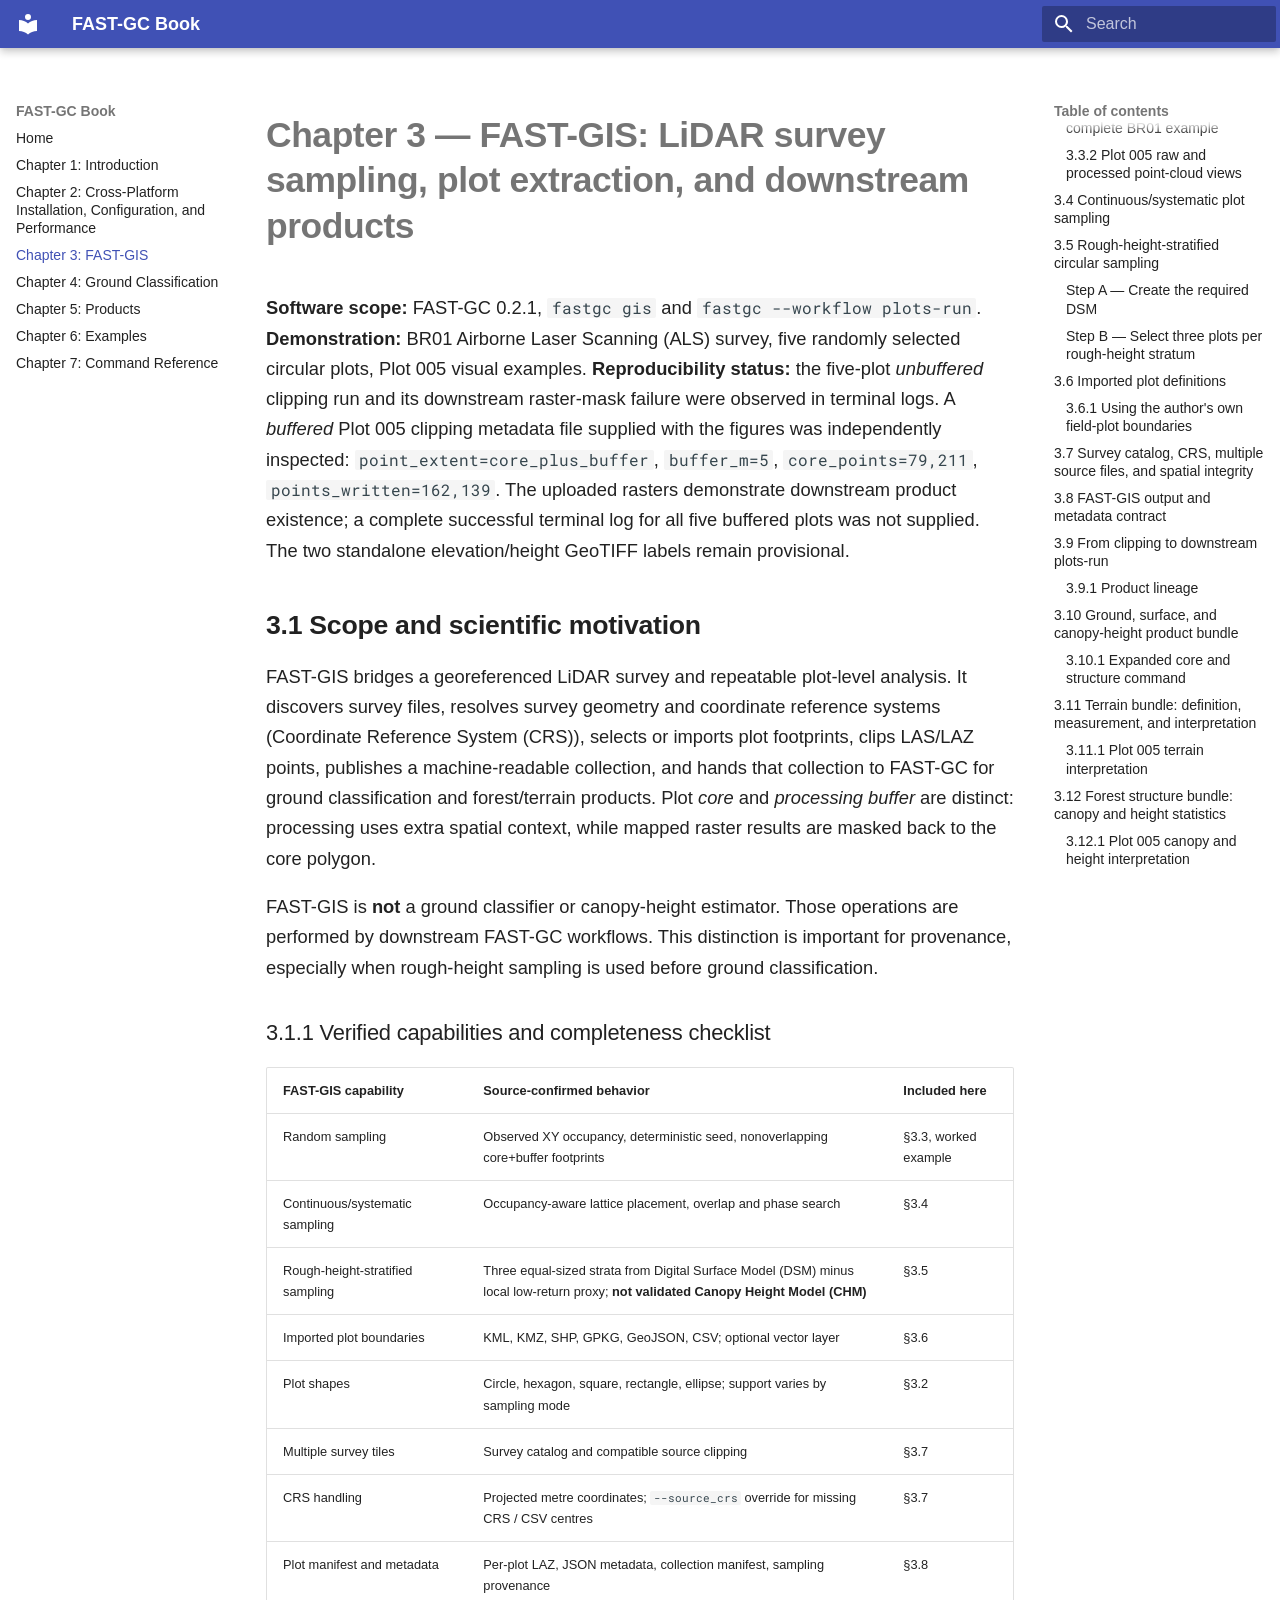
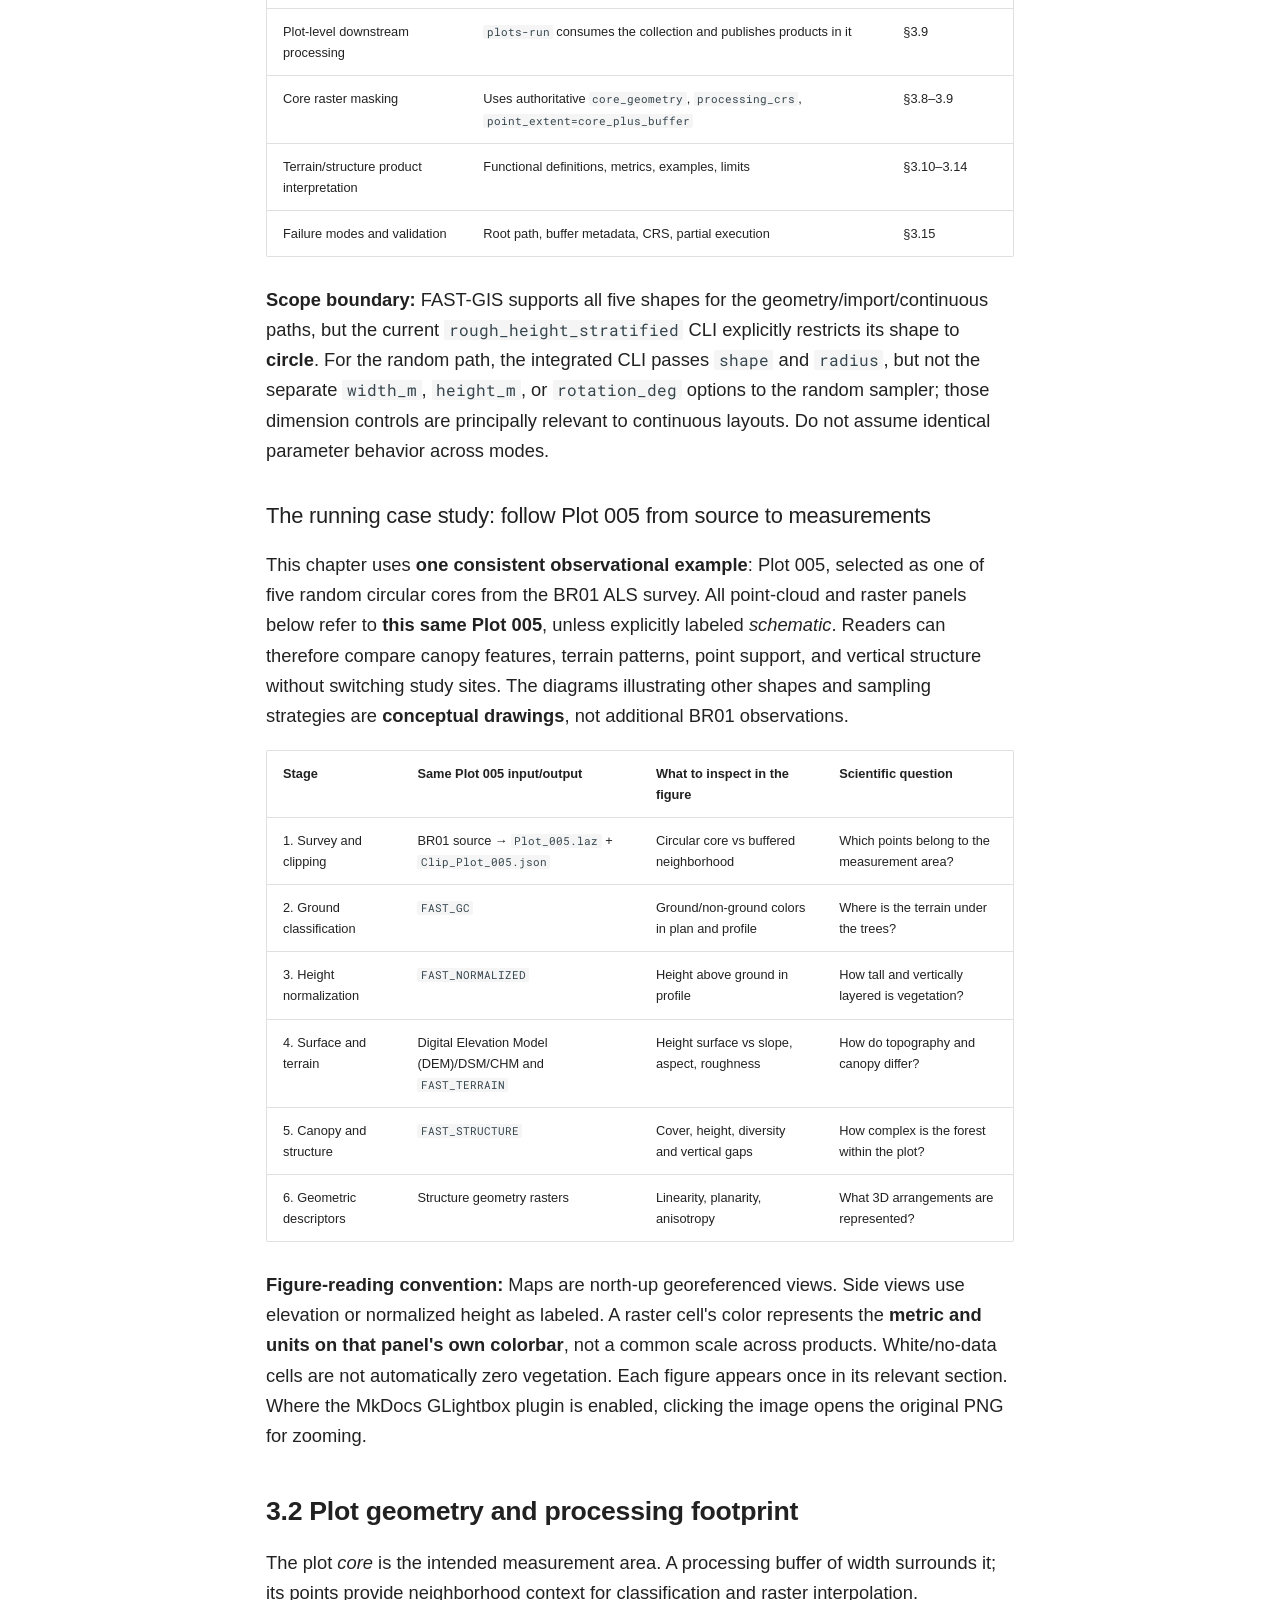
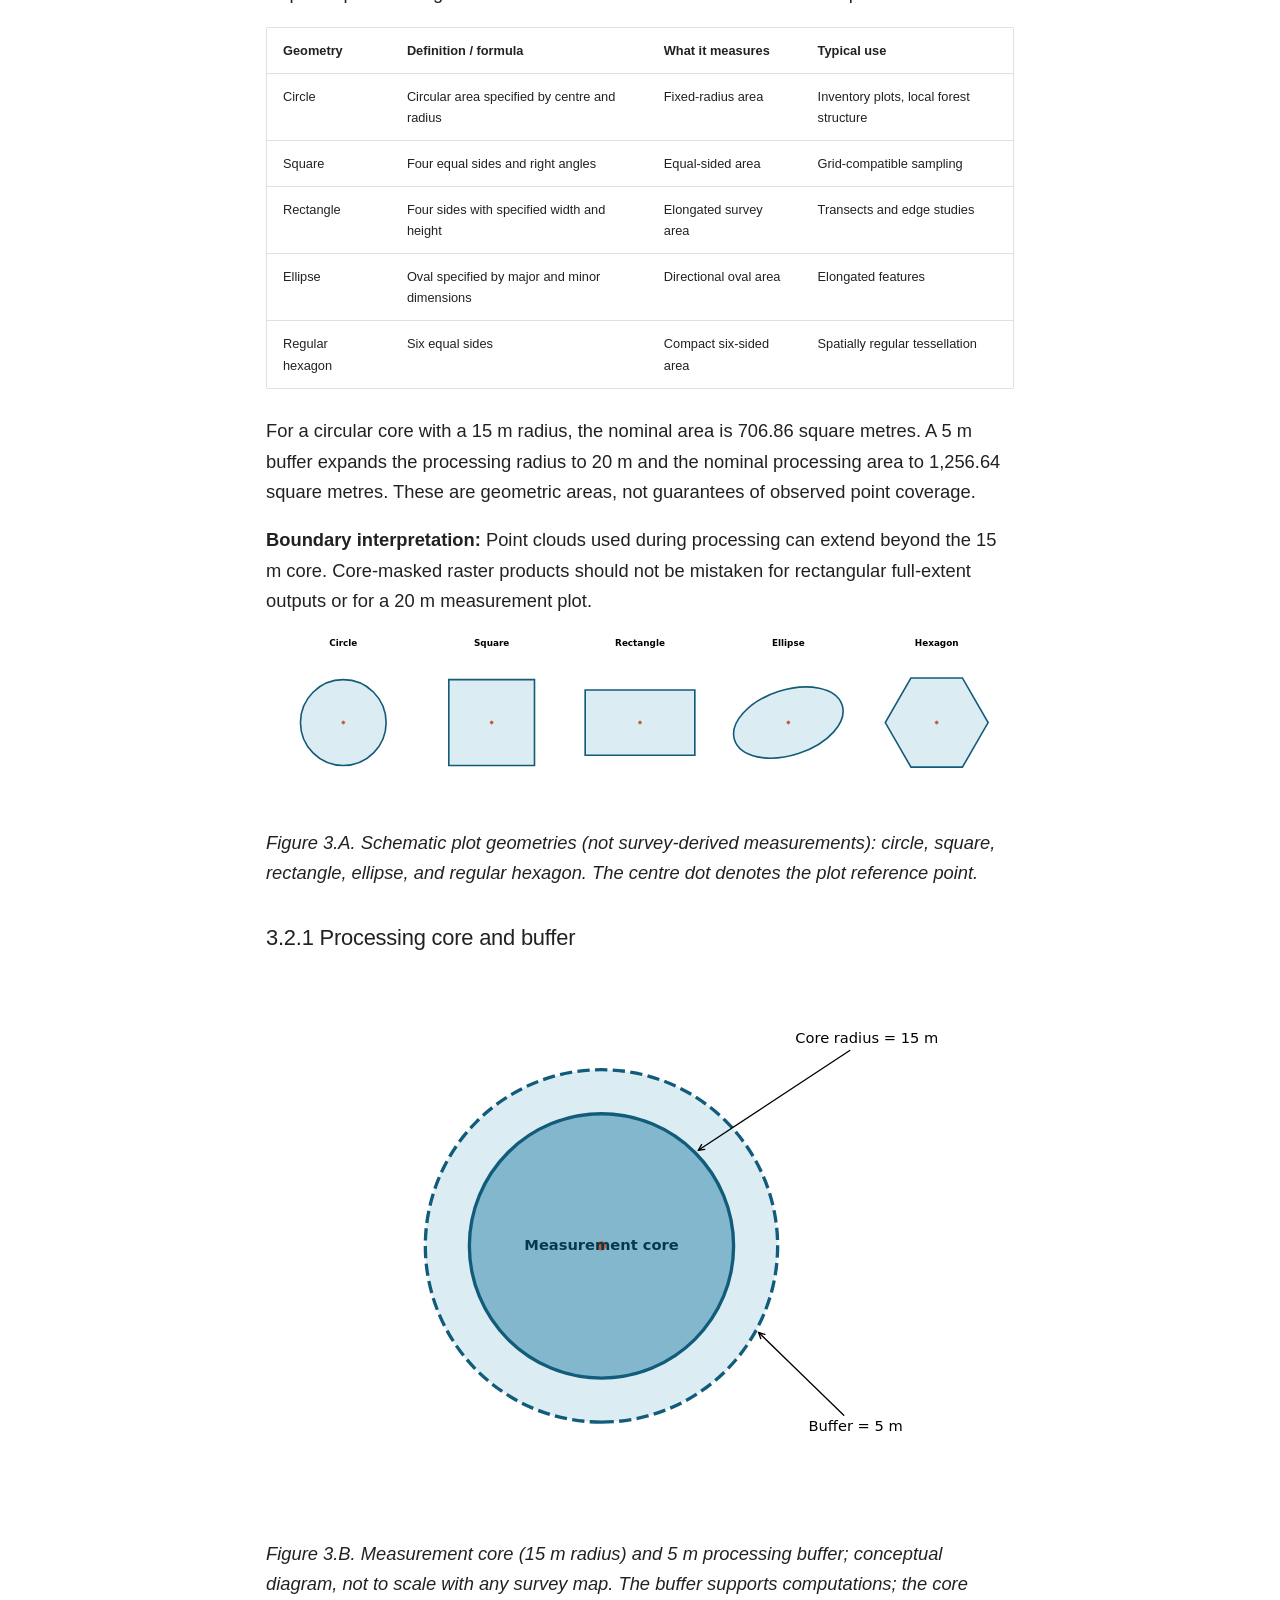
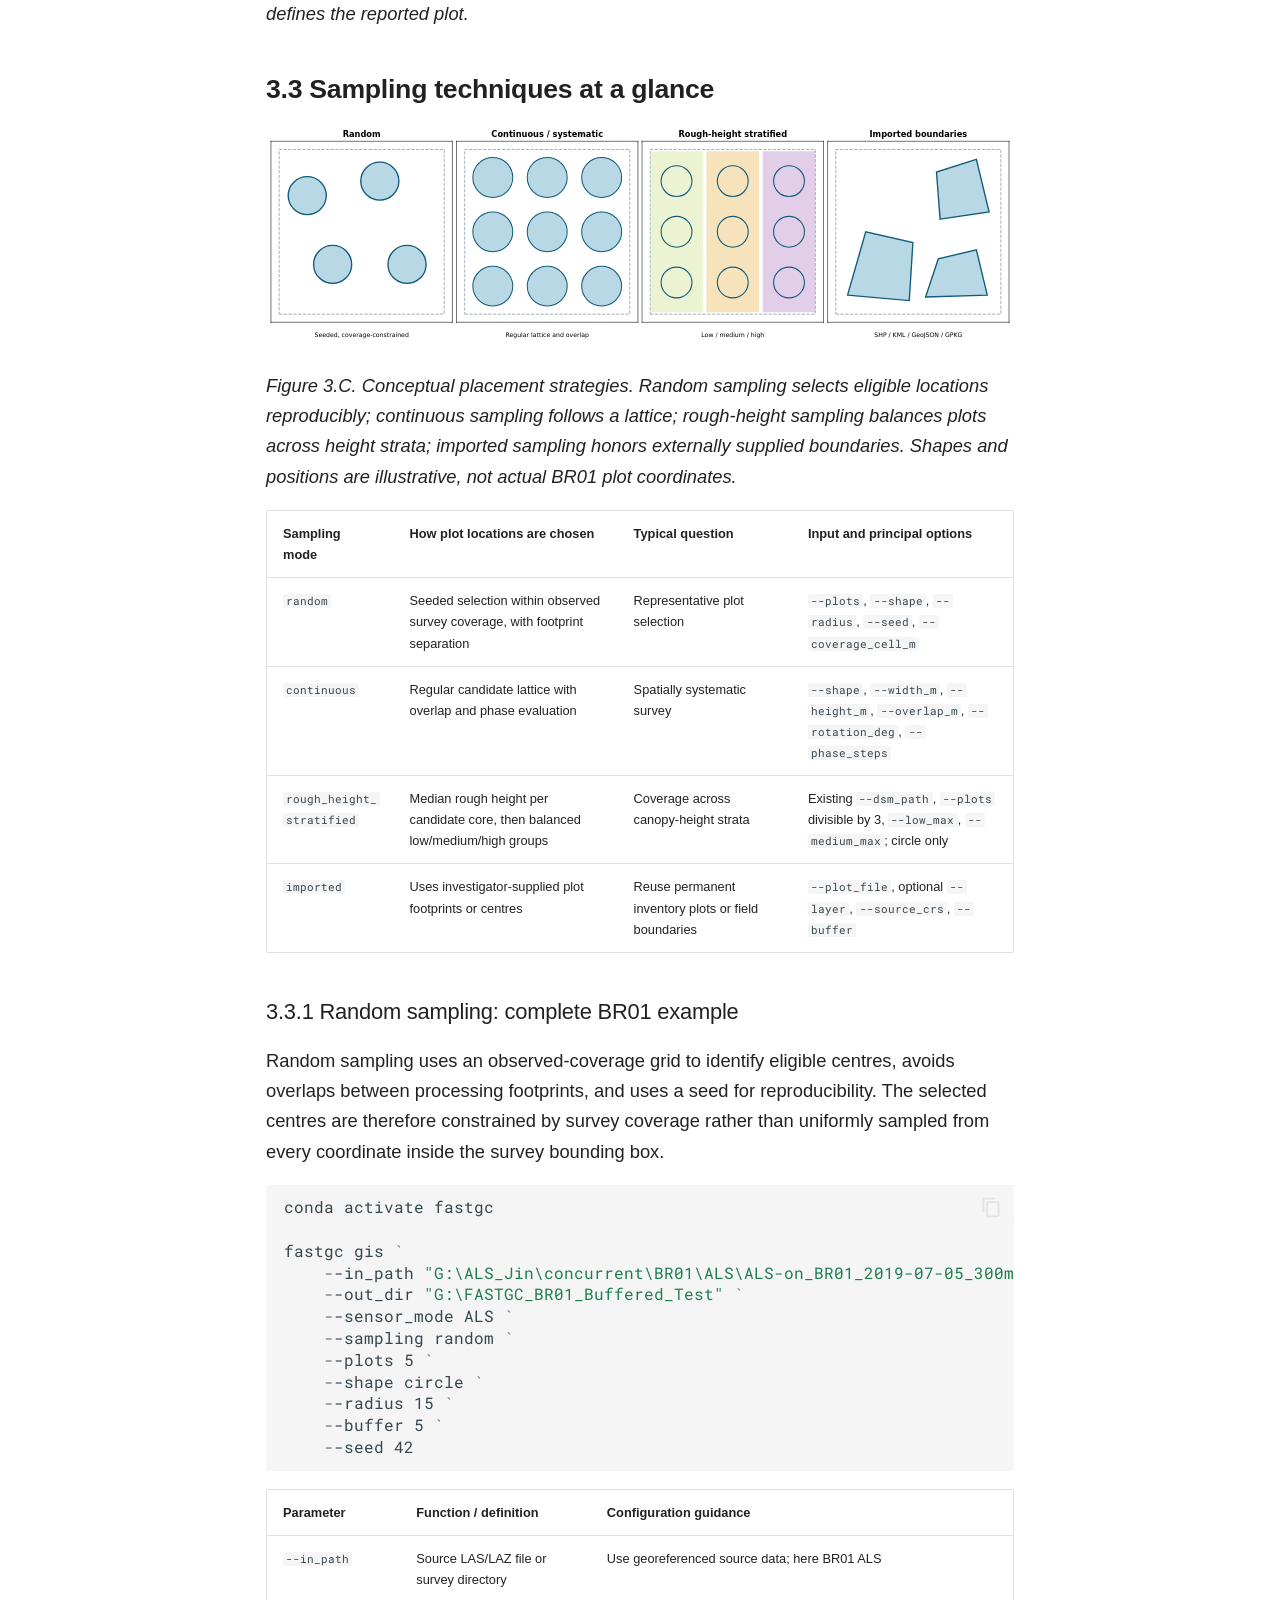
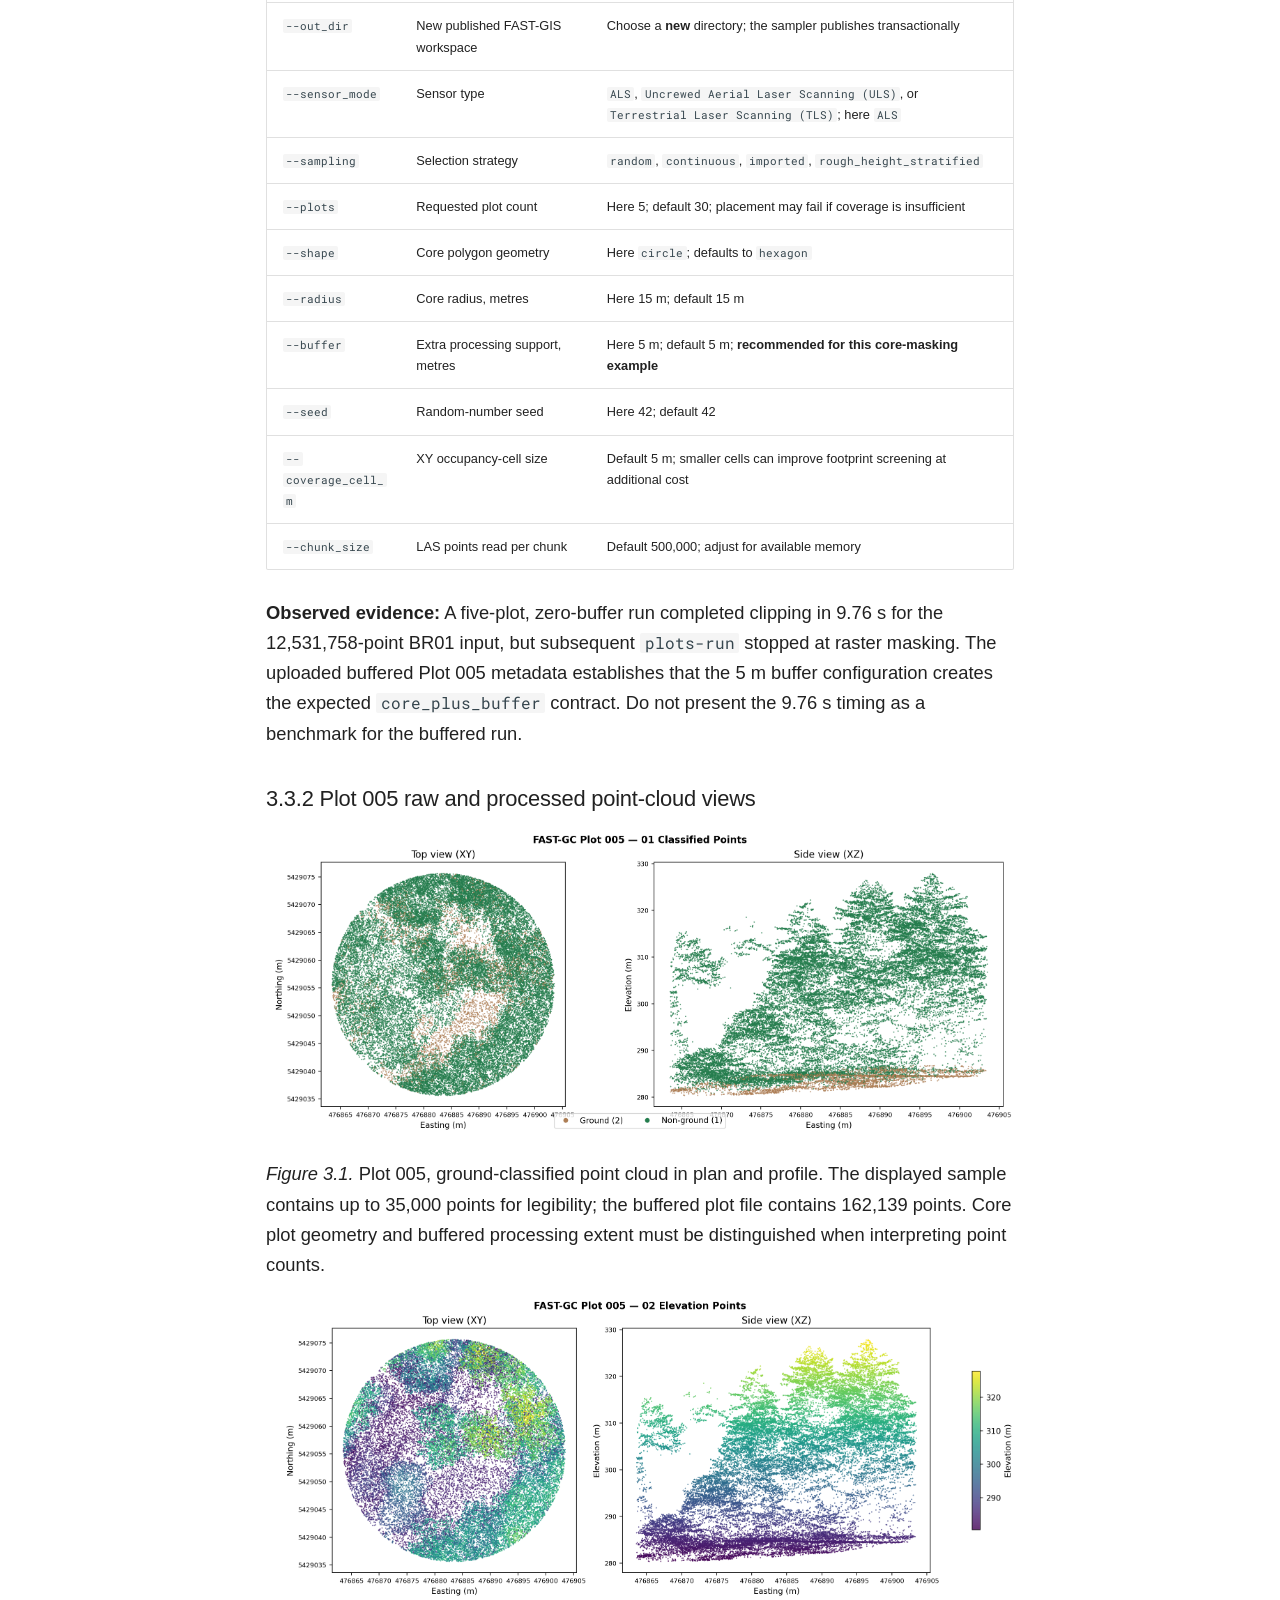
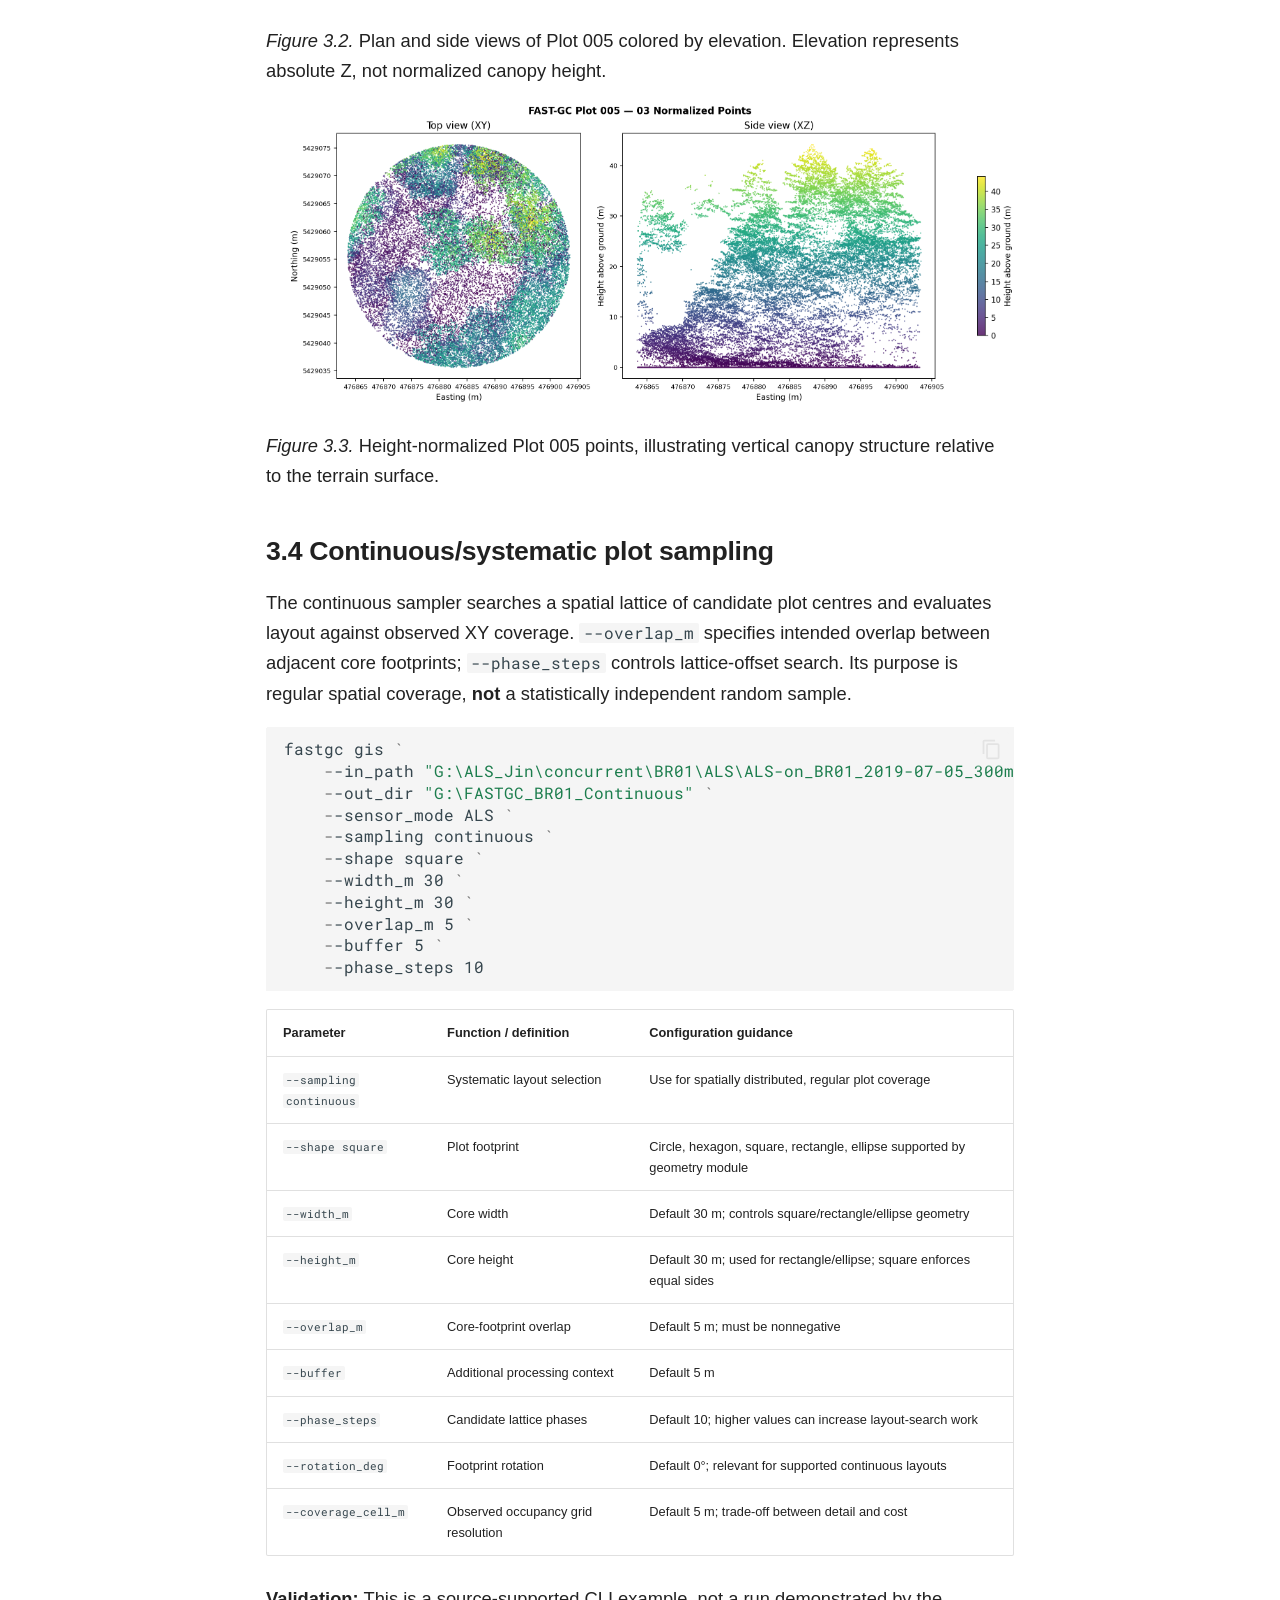
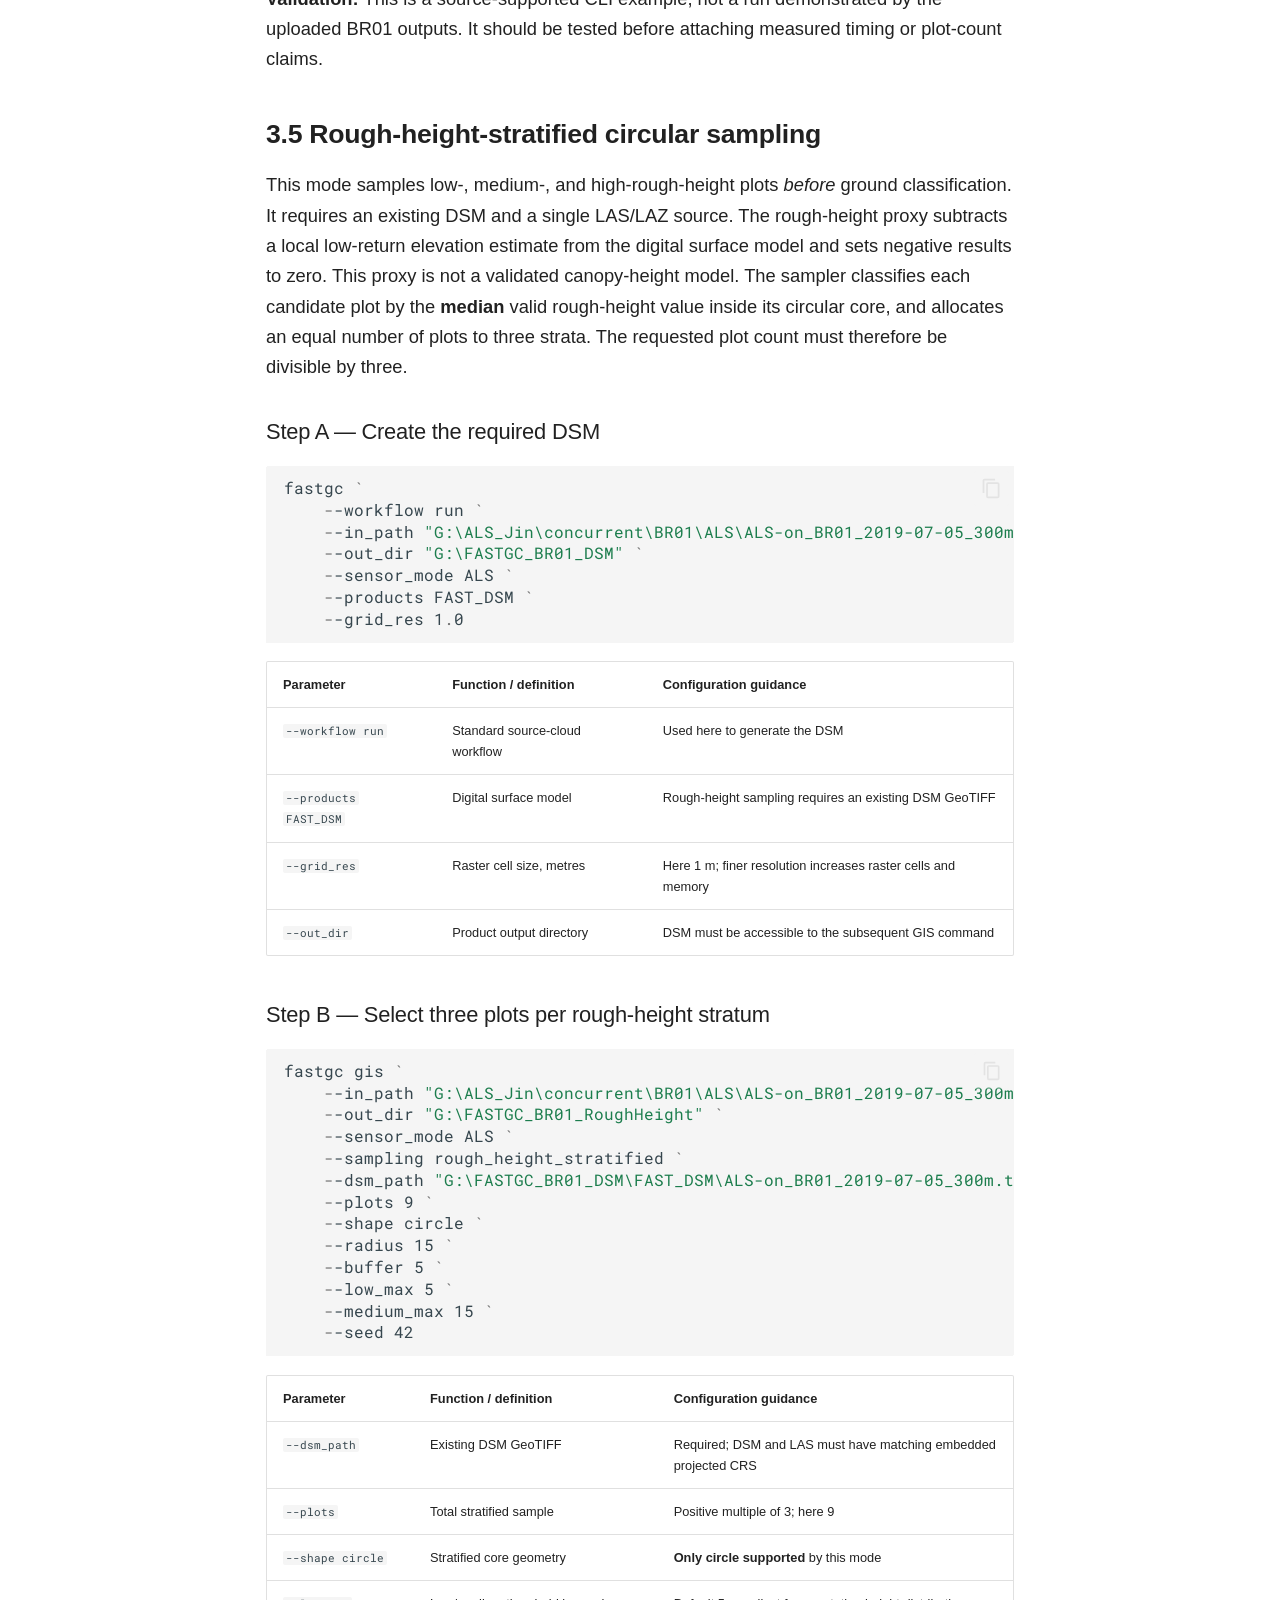
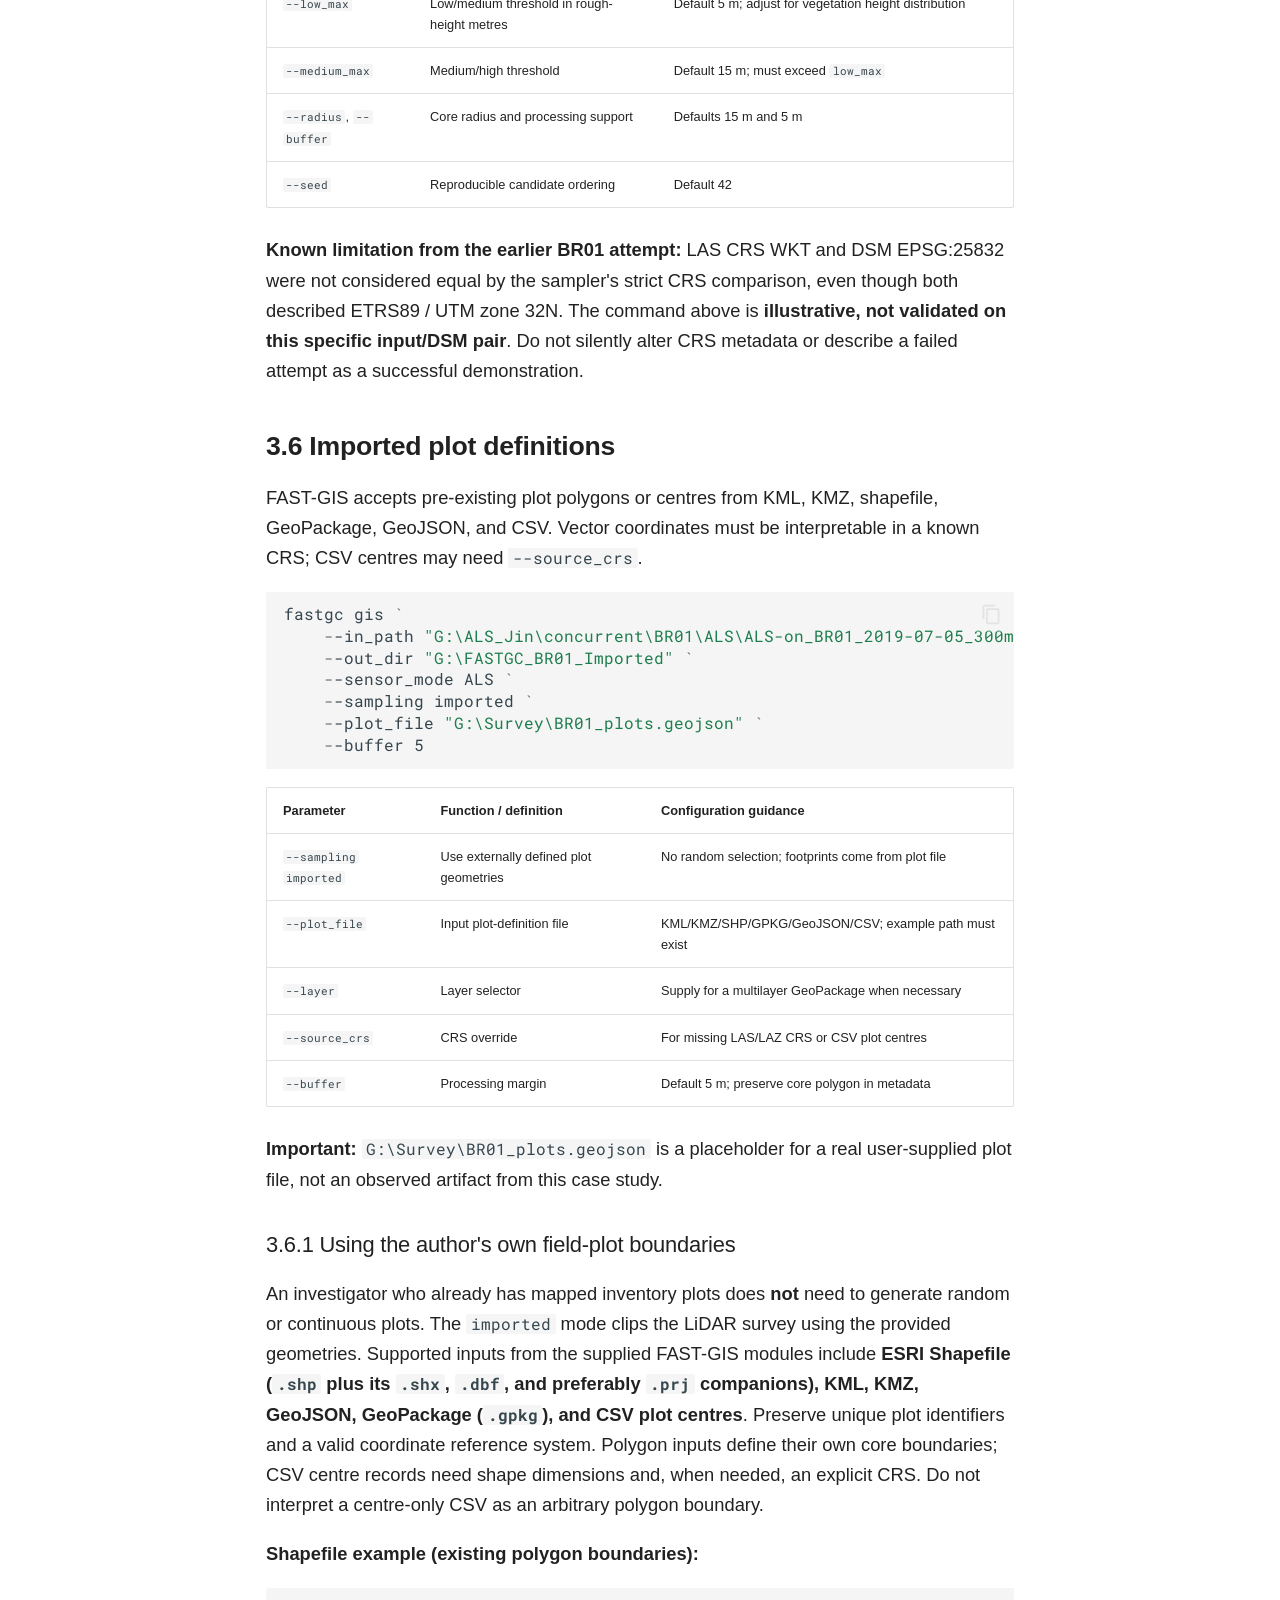
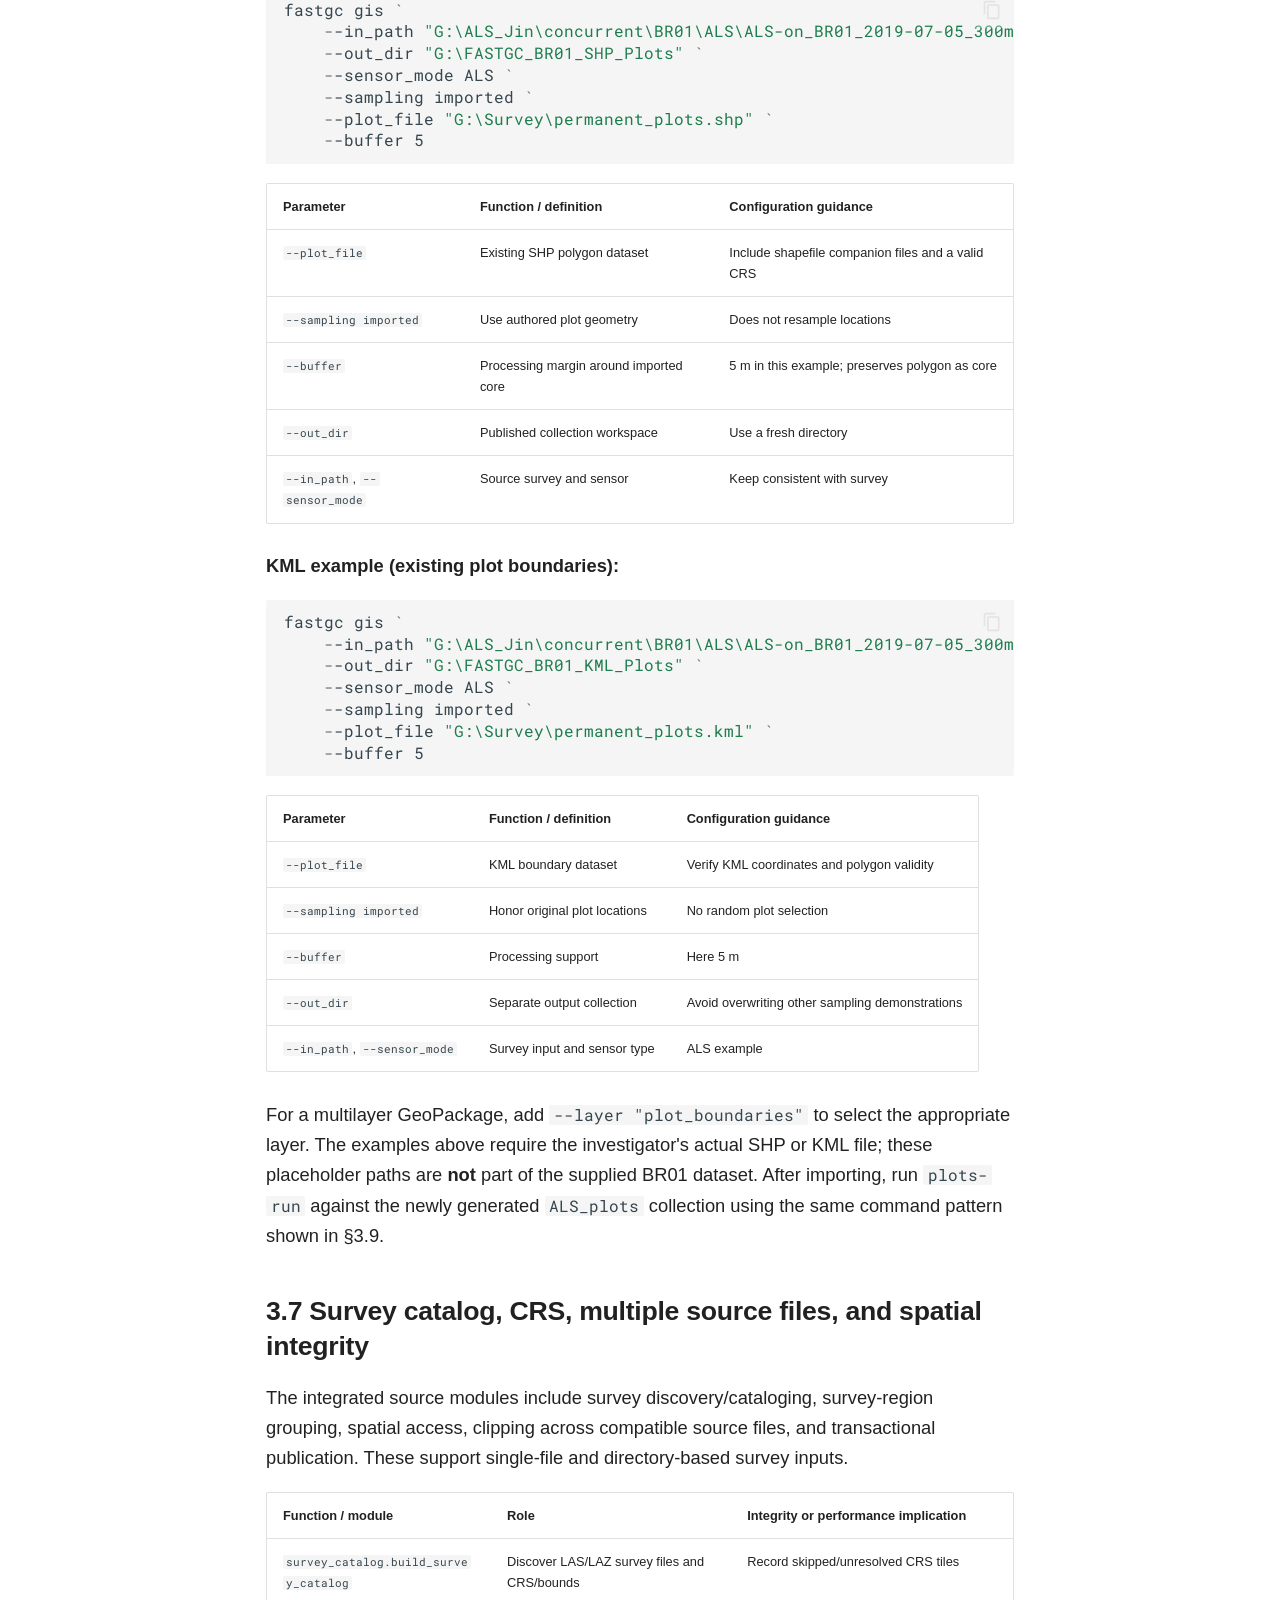
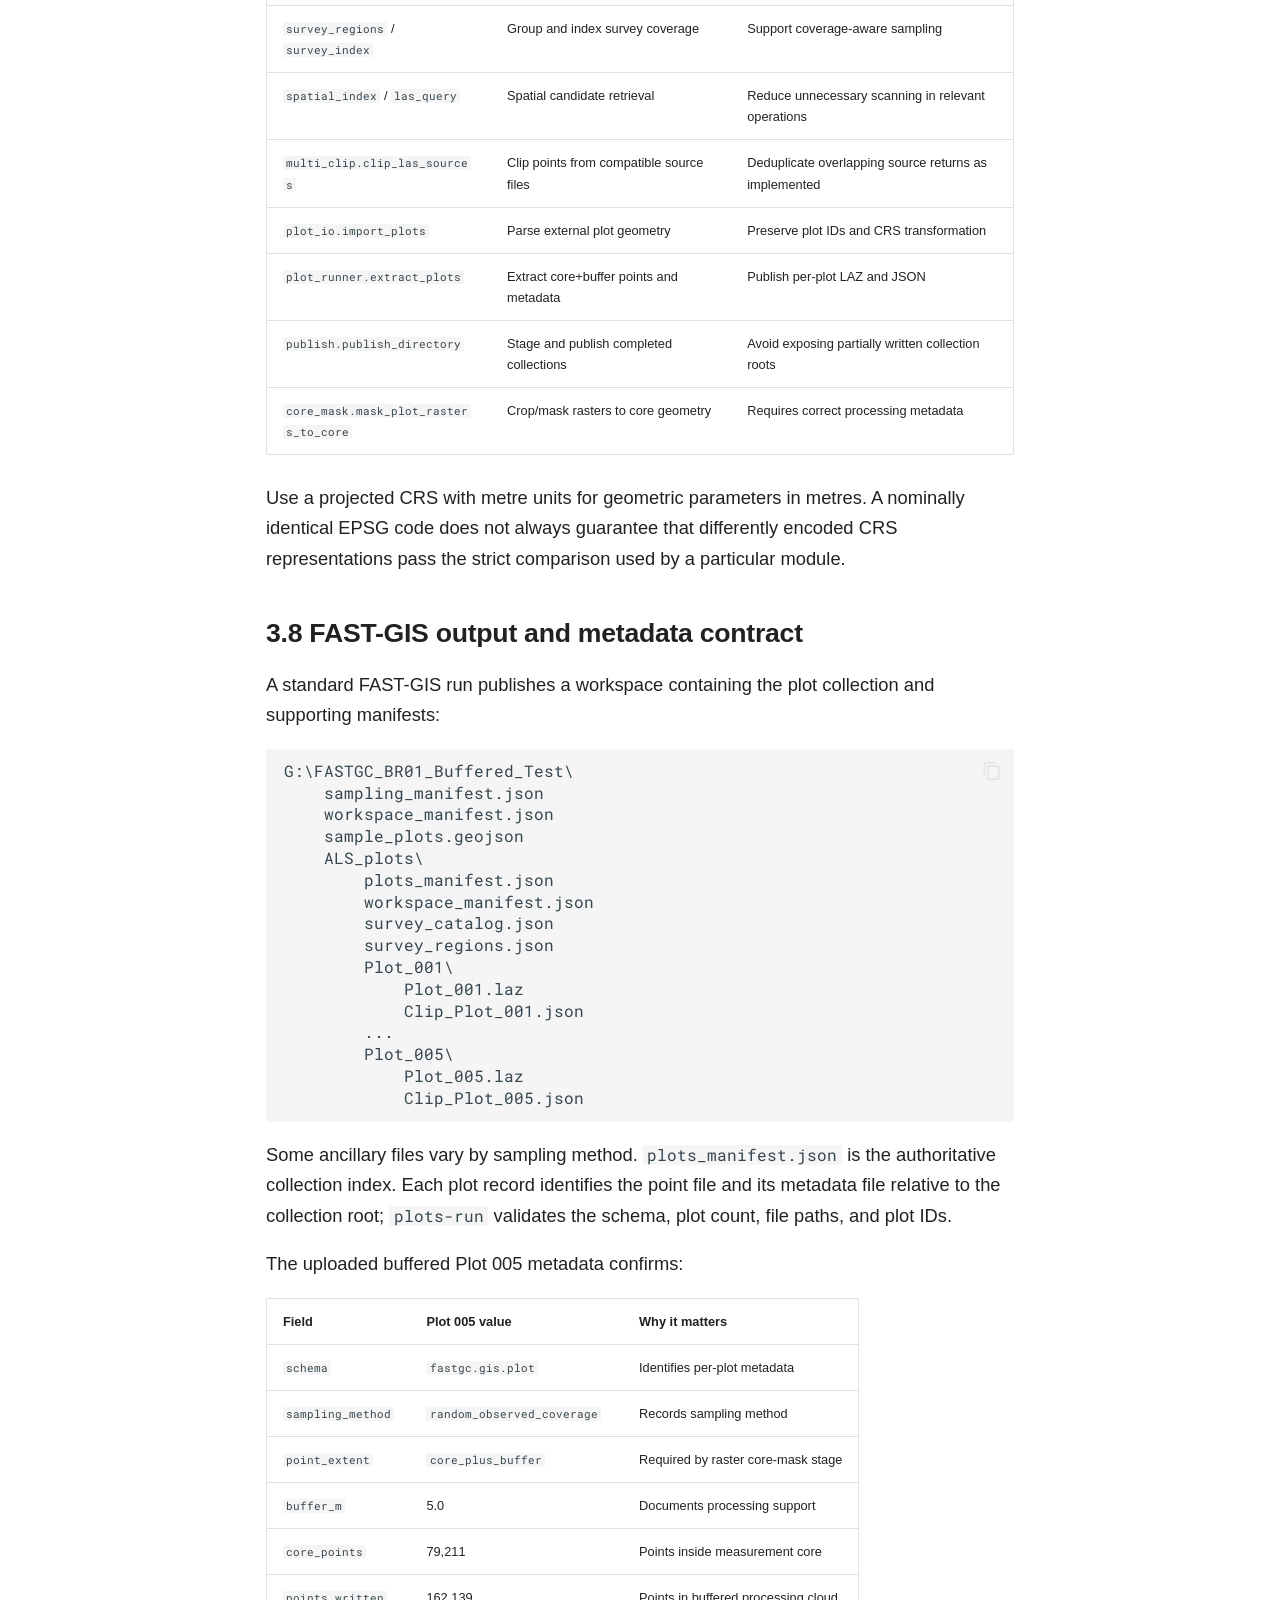
<file: 02-fast-gis/index.html>
<!DOCTYPE html><html lang="en" class="no-js"><head>
    
      <meta charset="utf-8">
      <meta name="viewport" content="width=device-width,initial-scale=1">
      
        <meta name="description" content="Practical FAST-GC LiDAR processing guide">
      
      
      
        <link rel="canonical" href="https://nadeemfareed.github.io/fastgcBOOK/02-fast-gis/">
      
      
        <link rel="prev" href="../02-installation/">
      
      
        <link rel="next" href="../03-ground-classification/">
      
      
        
      
      
      <link rel="icon" href="../assets/images/favicon.png">
      <meta name="generator" content="mkdocs-1.6.1, mkdocs-material-9.8.0">
    
    
      
        <title>Chapter 3: FAST-GIS - FAST-GC Book</title>
      
    
    
      <link rel="stylesheet" href="../assets/stylesheets/main.57a0d79d.min.css">
      
      


    
    
      
    
    
      
        
        
        <link rel="preconnect" href="https://fonts.gstatic.com" crossorigin="">
        <link rel="stylesheet" href="https://fonts.googleapis.com/css?family=Roboto:300,300i,400,400i,700,700i%7CRoboto+Mono:400,400i,700,700i&amp;display=fallback">
        <style>:root{--md-text-font:"Roboto";--md-code-font:"Roboto Mono"}</style>
      
    
    
      <link rel="stylesheet" href="../stylesheets/fastgc-book.css">
    
    <script>__md_scope=new URL("..",location),__md_hash=e=>[...e].reduce(((e,_)=>(e<<5)-e+_.charCodeAt(0)),0),__md_get=(e,_=localStorage,t=__md_scope)=>JSON.parse(_.getItem(t.pathname+"."+e)),__md_set=(e,_,t=localStorage,a=__md_scope)=>{try{t.setItem(a.pathname+"."+e,JSON.stringify(_))}catch(e){}}</script>
    
      

    
    
  <link href="../assets/stylesheets/glightbox.min.css" rel="stylesheet"><script src="../assets/javascripts/glightbox.min.js"></script><style id="glightbox-style">
            html.glightbox-open { overflow: initial; height: 100%; }
            .gslide-title { margin-top: 0px; user-select: text; }
            .gslide-desc { color: #666; user-select: text; }
            .gslide-image img { background: white; }
            .gscrollbar-fixer { padding-right: 15px; }
            .gdesc-inner { font-size: 0.75rem; }
            body[data-md-color-scheme="slate"] .gdesc-inner { background: var(--md-default-bg-color); }
            body[data-md-color-scheme="slate"] .gslide-title { color: var(--md-default-fg-color); }
            body[data-md-color-scheme="slate"] .gslide-desc { color: var(--md-default-fg-color); }
        </style></head>
  
  
    <body dir="ltr">
  
    
    <input class="md-toggle" data-md-toggle="drawer" type="checkbox" id="__drawer" autocomplete="off">
    <input class="md-toggle" data-md-toggle="search" type="checkbox" id="__search" autocomplete="off">
    <label class="md-overlay" for="__drawer"></label>
    <div data-md-component="skip">
      
        
        <a href="#chapter-3-fast-gis-lidar-survey-sampling-plot-extraction-and-downstream-products" class="md-skip">
          Skip to content
        </a>
      
    </div>
    <div data-md-component="announce">
      
    </div>
    
    
      

  

<header class="md-header md-header--shadow" data-md-component="header">
  <nav class="md-header__inner md-grid" aria-label="Header">
    <a href=".." title="FAST-GC Book" class="md-header__button md-logo" aria-label="FAST-GC Book" data-md-component="logo">
      
  
  <svg xmlns="http://www.w3.org/2000/svg" viewBox="0 0 24 24"><path d="M12 8a3 3 0 0 0 3-3 3 3 0 0 0-3-3 3 3 0 0 0-3 3 3 3 0 0 0 3 3m0 3.54C9.64 9.35 6.5 8 3 8v11c3.5 0 6.64 1.35 9 3.54 2.36-2.19 5.5-3.54 9-3.54V8c-3.5 0-6.64 1.35-9 3.54"></path></svg>

    </a>
    <label class="md-header__button md-icon" for="__drawer">
      
      <svg xmlns="http://www.w3.org/2000/svg" viewBox="0 0 24 24"><path d="M3 6h18v2H3zm0 5h18v2H3zm0 5h18v2H3z"></path></svg>
    </label>
    <div class="md-header__title" data-md-component="header-title">
      <div class="md-header__ellipsis">
        <div class="md-header__topic">
          <span class="md-ellipsis">
            FAST-GC Book
          </span>
        </div>
        <div class="md-header__topic" data-md-component="header-topic">
          <span class="md-ellipsis">
            
              Chapter 3: FAST-GIS
            
          </span>
        </div>
      </div>
    </div>
    
    
      <script>var palette=__md_get("__palette");if(palette&&palette.color){if("(prefers-color-scheme)"===palette.color.media){var media=matchMedia("(prefers-color-scheme: light)"),input=document.querySelector(media.matches?"[data-md-color-media='(prefers-color-scheme: light)']":"[data-md-color-media='(prefers-color-scheme: dark)']");palette.color.media=input.getAttribute("data-md-color-media"),palette.color.scheme=input.getAttribute("data-md-color-scheme"),palette.color.primary=input.getAttribute("data-md-color-primary"),palette.color.accent=input.getAttribute("data-md-color-accent")}for(var[key,value]of Object.entries(palette.color))document.body.setAttribute("data-md-color-"+key,value)}</script>
    
    
    
      
      
        <label class="md-header__button md-icon" for="__search">
          
          <svg xmlns="http://www.w3.org/2000/svg" viewBox="0 0 24 24"><path d="M9.5 3A6.5 6.5 0 0 1 16 9.5c0 1.61-.59 3.09-1.56 4.23l.27.27h.79l5 5-1.5 1.5-5-5v-.79l-.27-.27A6.52 6.52 0 0 1 9.5 16 6.5 6.5 0 0 1 3 9.5 6.5 6.5 0 0 1 9.5 3m0 2C7 5 5 7 5 9.5S7 14 9.5 14 14 12 14 9.5 12 5 9.5 5"></path></svg>
        </label>
        <div class="md-search" data-md-component="search" role="dialog">
  <label class="md-search__overlay" for="__search"></label>
  <div class="md-search__inner" role="search">
    <form class="md-search__form" name="search">
      <input type="text" class="md-search__input" name="query" aria-label="Search" placeholder="Search" autocapitalize="off" autocorrect="off" autocomplete="off" spellcheck="false" data-md-component="search-query" required="">
      <label class="md-search__icon md-icon" for="__search">
        
        <svg xmlns="http://www.w3.org/2000/svg" viewBox="0 0 24 24"><path d="M9.5 3A6.5 6.5 0 0 1 16 9.5c0 1.61-.59 3.09-1.56 4.23l.27.27h.79l5 5-1.5 1.5-5-5v-.79l-.27-.27A6.52 6.52 0 0 1 9.5 16 6.5 6.5 0 0 1 3 9.5 6.5 6.5 0 0 1 9.5 3m0 2C7 5 5 7 5 9.5S7 14 9.5 14 14 12 14 9.5 12 5 9.5 5"></path></svg>
        
        <svg xmlns="http://www.w3.org/2000/svg" viewBox="0 0 24 24"><path d="M20 11v2H8l5.5 5.5-1.42 1.42L4.16 12l7.92-7.92L13.5 5.5 8 11z"></path></svg>
      </label>
      <nav class="md-search__options" aria-label="Search">
        
        <button type="reset" class="md-search__icon md-icon" title="Clear" aria-label="Clear" tabindex="-1">
          
          <svg xmlns="http://www.w3.org/2000/svg" viewBox="0 0 24 24"><path d="M19 6.41 17.59 5 12 10.59 6.41 5 5 6.41 10.59 12 5 17.59 6.41 19 12 13.41 17.59 19 19 17.59 13.41 12z"></path></svg>
        </button>
      </nav>
      
        <div class="md-search__suggest" data-md-component="search-suggest"></div>
      
    </form>
    <div class="md-search__output">
      <div class="md-search__scrollwrap" tabindex="0" data-md-scrollfix="">
        <div class="md-search-result" data-md-component="search-result">
          <div class="md-search-result__meta">
            Initializing search
          </div>
          <ol class="md-search-result__list" role="presentation"></ol>
        </div>
      </div>
    </div>
  </div>
</div>
      
    
    
  </nav>
  
</header>
    
    <div class="md-container" data-md-component="container">
      
      
        
          
        
      
      <main class="md-main" data-md-component="main">
        <div class="md-main__inner md-grid">
          
            
              
              <div class="md-sidebar md-sidebar--primary" data-md-component="sidebar" data-md-type="navigation">
                <div class="md-sidebar__scrollwrap">
                  <div class="md-sidebar__inner">
                    



<nav class="md-nav md-nav--primary" aria-label="Navigation" data-md-level="0">
  <label class="md-nav__title" for="__drawer">
    <a href=".." title="FAST-GC Book" class="md-nav__button md-logo" aria-label="FAST-GC Book" data-md-component="logo">
      
  
  <svg xmlns="http://www.w3.org/2000/svg" viewBox="0 0 24 24"><path d="M12 8a3 3 0 0 0 3-3 3 3 0 0 0-3-3 3 3 0 0 0-3 3 3 3 0 0 0 3 3m0 3.54C9.64 9.35 6.5 8 3 8v11c3.5 0 6.64 1.35 9 3.54 2.36-2.19 5.5-3.54 9-3.54V8c-3.5 0-6.64 1.35-9 3.54"></path></svg>

    </a>
    FAST-GC Book
  </label>
  
  <ul class="md-nav__list" data-md-scrollfix="">
    
      
      
  
  
  
  
    <li class="md-nav__item">
      <a href=".." class="md-nav__link">
        
  
  
  <span class="md-ellipsis">
    
  
    Home
  

    
  </span>
  
  

      </a>
    </li>
  

    
      
      
  
  
  
  
    <li class="md-nav__item">
      <a href="../01-introduction/" class="md-nav__link">
        
  
  
  <span class="md-ellipsis">
    
  
    Chapter 1: Introduction
  

    
  </span>
  
  

      </a>
    </li>
  

    
      
      
  
  
  
  
    <li class="md-nav__item">
      <a href="../02-installation/" class="md-nav__link">
        
  
  
  <span class="md-ellipsis">
    
  
    Chapter 2: Cross-Platform Installation, Configuration, and Performance
  

    
  </span>
  
  

      </a>
    </li>
  

    
      
      
  
  
    
  
  
  
    <li class="md-nav__item md-nav__item--active">
      
      <input class="md-nav__toggle md-toggle" type="checkbox" id="__toc">
      
      
        
      
      
        <label class="md-nav__link md-nav__link--active" for="__toc">
          
  
  
  <span class="md-ellipsis">
    
  
    Chapter 3: FAST-GIS
  

    
  </span>
  
  

          <span class="md-nav__icon md-icon"></span>
        </label>
      
      <a href="./" class="md-nav__link md-nav__link--active">
        
  
  
  <span class="md-ellipsis">
    
  
    Chapter 3: FAST-GIS
  

    
  </span>
  
  

      </a>
      
        

<nav class="md-nav md-nav--secondary" aria-label="Table of contents">
  
  
  
    
  
  
    <label class="md-nav__title" for="__toc">
      <span class="md-nav__icon md-icon"></span>
      Table of contents
    </label>
    <ul class="md-nav__list" data-md-component="toc" data-md-scrollfix="">
      
        <li class="md-nav__item">
  <a href="#31-scope-and-scientific-motivation" class="md-nav__link">
    <span class="md-ellipsis">
      
        3.1 Scope and scientific motivation
      
    </span>
  </a>
  
    <nav class="md-nav" aria-label="3.1 Scope and scientific motivation">
      <ul class="md-nav__list">
        
          <li class="md-nav__item">
  <a href="#311-verified-capabilities-and-completeness-checklist" class="md-nav__link">
    <span class="md-ellipsis">
      
        3.1.1 Verified capabilities and completeness checklist
      
    </span>
  </a>
  
</li>
        
          <li class="md-nav__item">
  <a href="#the-running-case-study-follow-plot-005-from-source-to-measurements" class="md-nav__link">
    <span class="md-ellipsis">
      
        The running case study: follow Plot 005 from source to measurements
      
    </span>
  </a>
  
</li>
        
      </ul>
    </nav>
  
</li>
      
        <li class="md-nav__item">
  <a href="#32-plot-geometry-and-processing-footprint" class="md-nav__link">
    <span class="md-ellipsis">
      
        3.2 Plot geometry and processing footprint
      
    </span>
  </a>
  
    <nav class="md-nav" aria-label="3.2 Plot geometry and processing footprint">
      <ul class="md-nav__list">
        
          <li class="md-nav__item">
  <a href="#321-processing-core-and-buffer" class="md-nav__link">
    <span class="md-ellipsis">
      
        3.2.1 Processing core and buffer
      
    </span>
  </a>
  
</li>
        
      </ul>
    </nav>
  
</li>
      
        <li class="md-nav__item">
  <a href="#33-sampling-techniques-at-a-glance" class="md-nav__link">
    <span class="md-ellipsis">
      
        3.3 Sampling techniques at a glance
      
    </span>
  </a>
  
    <nav class="md-nav" aria-label="3.3 Sampling techniques at a glance">
      <ul class="md-nav__list">
        
          <li class="md-nav__item">
  <a href="#331-random-sampling-complete-br01-example" class="md-nav__link">
    <span class="md-ellipsis">
      
        3.3.1 Random sampling: complete BR01 example
      
    </span>
  </a>
  
</li>
        
          <li class="md-nav__item">
  <a href="#332-plot-005-raw-and-processed-point-cloud-views" class="md-nav__link">
    <span class="md-ellipsis">
      
        3.3.2 Plot 005 raw and processed point-cloud views
      
    </span>
  </a>
  
</li>
        
      </ul>
    </nav>
  
</li>
      
        <li class="md-nav__item">
  <a href="#34-continuoussystematic-plot-sampling" class="md-nav__link">
    <span class="md-ellipsis">
      
        3.4 Continuous/systematic plot sampling
      
    </span>
  </a>
  
</li>
      
        <li class="md-nav__item">
  <a href="#35-rough-height-stratified-circular-sampling" class="md-nav__link">
    <span class="md-ellipsis">
      
        3.5 Rough-height-stratified circular sampling
      
    </span>
  </a>
  
    <nav class="md-nav" aria-label="3.5 Rough-height-stratified circular sampling">
      <ul class="md-nav__list">
        
          <li class="md-nav__item">
  <a href="#step-a-create-the-required-dsm" class="md-nav__link">
    <span class="md-ellipsis">
      
        Step A — Create the required DSM
      
    </span>
  </a>
  
</li>
        
          <li class="md-nav__item">
  <a href="#step-b-select-three-plots-per-rough-height-stratum" class="md-nav__link">
    <span class="md-ellipsis">
      
        Step B — Select three plots per rough-height stratum
      
    </span>
  </a>
  
</li>
        
      </ul>
    </nav>
  
</li>
      
        <li class="md-nav__item">
  <a href="#36-imported-plot-definitions" class="md-nav__link">
    <span class="md-ellipsis">
      
        3.6 Imported plot definitions
      
    </span>
  </a>
  
    <nav class="md-nav" aria-label="3.6 Imported plot definitions">
      <ul class="md-nav__list">
        
          <li class="md-nav__item">
  <a href="#361-using-the-authors-own-field-plot-boundaries" class="md-nav__link">
    <span class="md-ellipsis">
      
        3.6.1 Using the author's own field-plot boundaries
      
    </span>
  </a>
  
</li>
        
      </ul>
    </nav>
  
</li>
      
        <li class="md-nav__item">
  <a href="#37-survey-catalog-crs-multiple-source-files-and-spatial-integrity" class="md-nav__link">
    <span class="md-ellipsis">
      
        3.7 Survey catalog, CRS, multiple source files, and spatial integrity
      
    </span>
  </a>
  
</li>
      
        <li class="md-nav__item">
  <a href="#38-fast-gis-output-and-metadata-contract" class="md-nav__link">
    <span class="md-ellipsis">
      
        3.8 FAST-GIS output and metadata contract
      
    </span>
  </a>
  
</li>
      
        <li class="md-nav__item">
  <a href="#39-from-clipping-to-downstream-plots-run" class="md-nav__link">
    <span class="md-ellipsis">
      
        3.9 From clipping to downstream plots-run
      
    </span>
  </a>
  
    <nav class="md-nav" aria-label="3.9 From clipping to downstream plots-run">
      <ul class="md-nav__list">
        
          <li class="md-nav__item">
  <a href="#391-product-lineage" class="md-nav__link">
    <span class="md-ellipsis">
      
        3.9.1 Product lineage
      
    </span>
  </a>
  
</li>
        
      </ul>
    </nav>
  
</li>
      
        <li class="md-nav__item">
  <a href="#310-ground-surface-and-canopy-height-product-bundle" class="md-nav__link">
    <span class="md-ellipsis">
      
        3.10 Ground, surface, and canopy-height product bundle
      
    </span>
  </a>
  
    <nav class="md-nav" aria-label="3.10 Ground, surface, and canopy-height product bundle">
      <ul class="md-nav__list">
        
          <li class="md-nav__item">
  <a href="#3101-expanded-core-and-structure-command" class="md-nav__link">
    <span class="md-ellipsis">
      
        3.10.1 Expanded core and structure command
      
    </span>
  </a>
  
</li>
        
      </ul>
    </nav>
  
</li>
      
        <li class="md-nav__item">
  <a href="#311-terrain-bundle-definition-measurement-and-interpretation" class="md-nav__link">
    <span class="md-ellipsis">
      
        3.11 Terrain bundle: definition, measurement, and interpretation
      
    </span>
  </a>
  
    <nav class="md-nav" aria-label="3.11 Terrain bundle: definition, measurement, and interpretation">
      <ul class="md-nav__list">
        
          <li class="md-nav__item">
  <a href="#3111-plot-005-terrain-interpretation" class="md-nav__link">
    <span class="md-ellipsis">
      
        3.11.1 Plot 005 terrain interpretation
      
    </span>
  </a>
  
</li>
        
      </ul>
    </nav>
  
</li>
      
        <li class="md-nav__item">
  <a href="#312-forest-structure-bundle-canopy-and-height-statistics" class="md-nav__link">
    <span class="md-ellipsis">
      
        3.12 Forest structure bundle: canopy and height statistics
      
    </span>
  </a>
  
    <nav class="md-nav" aria-label="3.12 Forest structure bundle: canopy and height statistics">
      <ul class="md-nav__list">
        
          <li class="md-nav__item">
  <a href="#3121-plot-005-canopy-and-height-interpretation" class="md-nav__link">
    <span class="md-ellipsis">
      
        3.12.1 Plot 005 canopy and height interpretation
      
    </span>
  </a>
  
</li>
        
          <li class="md-nav__item">
  <a href="#3122-plot-005-vertical-layer-interpretation" class="md-nav__link">
    <span class="md-ellipsis">
      
        3.12.2 Plot 005 vertical-layer interpretation
      
    </span>
  </a>
  
</li>
        
      </ul>
    </nav>
  
</li>
      
        <li class="md-nav__item">
  <a href="#313-local-3d-geometric-and-return-metrics" class="md-nav__link">
    <span class="md-ellipsis">
      
        3.13 Local 3D geometric and return metrics
      
    </span>
  </a>
  
    <nav class="md-nav" aria-label="3.13 Local 3D geometric and return metrics">
      <ul class="md-nav__list">
        
          <li class="md-nav__item">
  <a href="#3131-plot-005-local-geometry-interpretation" class="md-nav__link">
    <span class="md-ellipsis">
      
        3.13.1 Plot 005 local geometry interpretation
      
    </span>
  </a>
  
</li>
        
      </ul>
    </nav>
  
</li>
      
        <li class="md-nav__item">
  <a href="#314-optional-individual-tree-and-multitemporal-bundles" class="md-nav__link">
    <span class="md-ellipsis">
      
        3.14 Optional individual-tree and multitemporal bundles
      
    </span>
  </a>
  
</li>
      
        <li class="md-nav__item">
  <a href="#315-validation-known-errors-and-reproducibility" class="md-nav__link">
    <span class="md-ellipsis">
      
        3.15 Validation, known errors, and reproducibility
      
    </span>
  </a>
  
    <nav class="md-nav" aria-label="3.15 Validation, known errors, and reproducibility">
      <ul class="md-nav__list">
        
          <li class="md-nav__item">
  <a href="#3151-verified-operational-lessons" class="md-nav__link">
    <span class="md-ellipsis">
      
        3.15.1 Verified operational lessons
      
    </span>
  </a>
  
</li>
        
          <li class="md-nav__item">
  <a href="#3152-reproducibility-record-for-plot-005" class="md-nav__link">
    <span class="md-ellipsis">
      
        3.15.2 Reproducibility record for Plot 005
      
    </span>
  </a>
  
</li>
        
          <li class="md-nav__item">
  <a href="#3153-figure-and-product-inventory" class="md-nav__link">
    <span class="md-ellipsis">
      
        3.15.3 Figure and product inventory
      
    </span>
  </a>
  
</li>
        
          <li class="md-nav__item">
  <a href="#3154-before-publication" class="md-nav__link">
    <span class="md-ellipsis">
      
        3.15.4 Before publication
      
    </span>
  </a>
  
</li>
        
          <li class="md-nav__item">
  <a href="#3155-reader-exercise-reproduce-the-plot-005-interpretation" class="md-nav__link">
    <span class="md-ellipsis">
      
        3.15.5 Reader exercise: reproduce the Plot 005 interpretation
      
    </span>
  </a>
  
</li>
        
      </ul>
    </nav>
  
</li>
      
        <li class="md-nav__item">
  <a href="#316-summary-and-transition" class="md-nav__link">
    <span class="md-ellipsis">
      
        3.16 Summary and transition
      
    </span>
  </a>
  
</li>
      
        <li class="md-nav__item">
  <a href="#317-literature-foundations-and-metric-definitions" class="md-nav__link">
    <span class="md-ellipsis">
      
        3.17 Literature foundations and metric definitions
      
    </span>
  </a>
  
    <nav class="md-nav" aria-label="3.17 Literature foundations and metric definitions">
      <ul class="md-nav__list">
        
          <li class="md-nav__item">
  <a href="#3171-reproducible-metric-definitions-in-fast_structure" class="md-nav__link">
    <span class="md-ellipsis">
      
        3.17.1 Reproducible metric definitions in FAST_STRUCTURE
      
    </span>
  </a>
  
</li>
        
          <li class="md-nav__item">
  <a href="#3172-three-dimensional-point-distribution-descriptors" class="md-nav__link">
    <span class="md-ellipsis">
      
        3.17.2 Three-dimensional point-distribution descriptors
      
    </span>
  </a>
  
</li>
        
          <li class="md-nav__item">
  <a href="#3173-terrain-height-surfaces-and-sampling-scientific-context" class="md-nav__link">
    <span class="md-ellipsis">
      
        3.17.3 Terrain, height surfaces and sampling: scientific context
      
    </span>
  </a>
  
</li>
        
          <li class="md-nav__item">
  <a href="#3174-datasetfigurecommand-traceability" class="md-nav__link">
    <span class="md-ellipsis">
      
        3.17.4 Dataset–figure–command traceability
      
    </span>
  </a>
  
</li>
        
      </ul>
    </nav>
  
</li>
      
        <li class="md-nav__item">
  <a href="#318-references" class="md-nav__link">
    <span class="md-ellipsis">
      
        3.18 References
      
    </span>
  </a>
  
</li>
      
    </ul>
  
</nav>
      
    </li>
  

    
      
      
  
  
  
  
    <li class="md-nav__item">
      <a href="../03-ground-classification/" class="md-nav__link">
        
  
  
  <span class="md-ellipsis">
    
  
    Chapter 4: Ground Classification
  

    
  </span>
  
  

      </a>
    </li>
  

    
      
      
  
  
  
  
    <li class="md-nav__item">
      <a href="../04-products/" class="md-nav__link">
        
  
  
  <span class="md-ellipsis">
    
  
    Chapter 5: Products
  

    
  </span>
  
  

      </a>
    </li>
  

    
      
      
  
  
  
  
    <li class="md-nav__item">
      <a href="../05-case-studies/" class="md-nav__link">
        
  
  
  <span class="md-ellipsis">
    
  
    Chapter 6: Examples
  

    
  </span>
  
  

      </a>
    </li>
  

    
      
      
  
  
  
  
    <li class="md-nav__item">
      <a href="../06-reference/" class="md-nav__link">
        
  
  
  <span class="md-ellipsis">
    
  
    Chapter 7: Command Reference
  

    
  </span>
  
  

      </a>
    </li>
  

    
  </ul>
</nav>
                  </div>
                </div>
              </div>
            
            
              
              <div class="md-sidebar md-sidebar--secondary" data-md-component="sidebar" data-md-type="toc">
                <div class="md-sidebar__scrollwrap">
                  <div class="md-sidebar__inner">
                    

<nav class="md-nav md-nav--secondary" aria-label="Table of contents">
  
  
  
    
  
  
    <label class="md-nav__title" for="__toc">
      <span class="md-nav__icon md-icon"></span>
      Table of contents
    </label>
    <ul class="md-nav__list" data-md-component="toc" data-md-scrollfix="">
      
        <li class="md-nav__item">
  <a href="#31-scope-and-scientific-motivation" class="md-nav__link">
    <span class="md-ellipsis">
      
        3.1 Scope and scientific motivation
      
    </span>
  </a>
  
    <nav class="md-nav" aria-label="3.1 Scope and scientific motivation">
      <ul class="md-nav__list">
        
          <li class="md-nav__item">
  <a href="#311-verified-capabilities-and-completeness-checklist" class="md-nav__link">
    <span class="md-ellipsis">
      
        3.1.1 Verified capabilities and completeness checklist
      
    </span>
  </a>
  
</li>
        
          <li class="md-nav__item">
  <a href="#the-running-case-study-follow-plot-005-from-source-to-measurements" class="md-nav__link">
    <span class="md-ellipsis">
      
        The running case study: follow Plot 005 from source to measurements
      
    </span>
  </a>
  
</li>
        
      </ul>
    </nav>
  
</li>
      
        <li class="md-nav__item">
  <a href="#32-plot-geometry-and-processing-footprint" class="md-nav__link">
    <span class="md-ellipsis">
      
        3.2 Plot geometry and processing footprint
      
    </span>
  </a>
  
    <nav class="md-nav" aria-label="3.2 Plot geometry and processing footprint">
      <ul class="md-nav__list">
        
          <li class="md-nav__item">
  <a href="#321-processing-core-and-buffer" class="md-nav__link">
    <span class="md-ellipsis">
      
        3.2.1 Processing core and buffer
      
    </span>
  </a>
  
</li>
        
      </ul>
    </nav>
  
</li>
      
        <li class="md-nav__item">
  <a href="#33-sampling-techniques-at-a-glance" class="md-nav__link">
    <span class="md-ellipsis">
      
        3.3 Sampling techniques at a glance
      
    </span>
  </a>
  
    <nav class="md-nav" aria-label="3.3 Sampling techniques at a glance">
      <ul class="md-nav__list">
        
          <li class="md-nav__item">
  <a href="#331-random-sampling-complete-br01-example" class="md-nav__link">
    <span class="md-ellipsis">
      
        3.3.1 Random sampling: complete BR01 example
      
    </span>
  </a>
  
</li>
        
          <li class="md-nav__item">
  <a href="#332-plot-005-raw-and-processed-point-cloud-views" class="md-nav__link">
    <span class="md-ellipsis">
      
        3.3.2 Plot 005 raw and processed point-cloud views
      
    </span>
  </a>
  
</li>
        
      </ul>
    </nav>
  
</li>
      
        <li class="md-nav__item">
  <a href="#34-continuoussystematic-plot-sampling" class="md-nav__link">
    <span class="md-ellipsis">
      
        3.4 Continuous/systematic plot sampling
      
    </span>
  </a>
  
</li>
      
        <li class="md-nav__item">
  <a href="#35-rough-height-stratified-circular-sampling" class="md-nav__link">
    <span class="md-ellipsis">
      
        3.5 Rough-height-stratified circular sampling
      
    </span>
  </a>
  
    <nav class="md-nav" aria-label="3.5 Rough-height-stratified circular sampling">
      <ul class="md-nav__list">
        
          <li class="md-nav__item">
  <a href="#step-a-create-the-required-dsm" class="md-nav__link">
    <span class="md-ellipsis">
      
        Step A — Create the required DSM
      
    </span>
  </a>
  
</li>
        
          <li class="md-nav__item">
  <a href="#step-b-select-three-plots-per-rough-height-stratum" class="md-nav__link">
    <span class="md-ellipsis">
      
        Step B — Select three plots per rough-height stratum
      
    </span>
  </a>
  
</li>
        
      </ul>
    </nav>
  
</li>
      
        <li class="md-nav__item">
  <a href="#36-imported-plot-definitions" class="md-nav__link">
    <span class="md-ellipsis">
      
        3.6 Imported plot definitions
      
    </span>
  </a>
  
    <nav class="md-nav" aria-label="3.6 Imported plot definitions">
      <ul class="md-nav__list">
        
          <li class="md-nav__item">
  <a href="#361-using-the-authors-own-field-plot-boundaries" class="md-nav__link">
    <span class="md-ellipsis">
      
        3.6.1 Using the author's own field-plot boundaries
      
    </span>
  </a>
  
</li>
        
      </ul>
    </nav>
  
</li>
      
        <li class="md-nav__item">
  <a href="#37-survey-catalog-crs-multiple-source-files-and-spatial-integrity" class="md-nav__link">
    <span class="md-ellipsis">
      
        3.7 Survey catalog, CRS, multiple source files, and spatial integrity
      
    </span>
  </a>
  
</li>
      
        <li class="md-nav__item">
  <a href="#38-fast-gis-output-and-metadata-contract" class="md-nav__link">
    <span class="md-ellipsis">
      
        3.8 FAST-GIS output and metadata contract
      
    </span>
  </a>
  
</li>
      
        <li class="md-nav__item">
  <a href="#39-from-clipping-to-downstream-plots-run" class="md-nav__link">
    <span class="md-ellipsis">
      
        3.9 From clipping to downstream plots-run
      
    </span>
  </a>
  
    <nav class="md-nav" aria-label="3.9 From clipping to downstream plots-run">
      <ul class="md-nav__list">
        
          <li class="md-nav__item">
  <a href="#391-product-lineage" class="md-nav__link">
    <span class="md-ellipsis">
      
        3.9.1 Product lineage
      
    </span>
  </a>
  
</li>
        
      </ul>
    </nav>
  
</li>
      
        <li class="md-nav__item">
  <a href="#310-ground-surface-and-canopy-height-product-bundle" class="md-nav__link">
    <span class="md-ellipsis">
      
        3.10 Ground, surface, and canopy-height product bundle
      
    </span>
  </a>
  
    <nav class="md-nav" aria-label="3.10 Ground, surface, and canopy-height product bundle">
      <ul class="md-nav__list">
        
          <li class="md-nav__item">
  <a href="#3101-expanded-core-and-structure-command" class="md-nav__link">
    <span class="md-ellipsis">
      
        3.10.1 Expanded core and structure command
      
    </span>
  </a>
  
</li>
        
      </ul>
    </nav>
  
</li>
      
        <li class="md-nav__item">
  <a href="#311-terrain-bundle-definition-measurement-and-interpretation" class="md-nav__link">
    <span class="md-ellipsis">
      
        3.11 Terrain bundle: definition, measurement, and interpretation
      
    </span>
  </a>
  
    <nav class="md-nav" aria-label="3.11 Terrain bundle: definition, measurement, and interpretation">
      <ul class="md-nav__list">
        
          <li class="md-nav__item">
  <a href="#3111-plot-005-terrain-interpretation" class="md-nav__link">
    <span class="md-ellipsis">
      
        3.11.1 Plot 005 terrain interpretation
      
    </span>
  </a>
  
</li>
        
      </ul>
    </nav>
  
</li>
      
        <li class="md-nav__item">
  <a href="#312-forest-structure-bundle-canopy-and-height-statistics" class="md-nav__link">
    <span class="md-ellipsis">
      
        3.12 Forest structure bundle: canopy and height statistics
      
    </span>
  </a>
  
    <nav class="md-nav" aria-label="3.12 Forest structure bundle: canopy and height statistics">
      <ul class="md-nav__list">
        
          <li class="md-nav__item">
  <a href="#3121-plot-005-canopy-and-height-interpretation" class="md-nav__link">
    <span class="md-ellipsis">
      
        3.12.1 Plot 005 canopy and height interpretation
      
    </span>
  </a>
  
</li>
        
          <li class="md-nav__item">
  <a href="#3122-plot-005-vertical-layer-interpretation" class="md-nav__link">
    <span class="md-ellipsis">
      
        3.12.2 Plot 005 vertical-layer interpretation
      
    </span>
  </a>
  
</li>
        
      </ul>
    </nav>
  
</li>
      
        <li class="md-nav__item">
  <a href="#313-local-3d-geometric-and-return-metrics" class="md-nav__link">
    <span class="md-ellipsis">
      
        3.13 Local 3D geometric and return metrics
      
    </span>
  </a>
  
    <nav class="md-nav" aria-label="3.13 Local 3D geometric and return metrics">
      <ul class="md-nav__list">
        
          <li class="md-nav__item">
  <a href="#3131-plot-005-local-geometry-interpretation" class="md-nav__link">
    <span class="md-ellipsis">
      
        3.13.1 Plot 005 local geometry interpretation
      
    </span>
  </a>
  
</li>
        
      </ul>
    </nav>
  
</li>
      
        <li class="md-nav__item">
  <a href="#314-optional-individual-tree-and-multitemporal-bundles" class="md-nav__link">
    <span class="md-ellipsis">
      
        3.14 Optional individual-tree and multitemporal bundles
      
    </span>
  </a>
  
</li>
      
        <li class="md-nav__item">
  <a href="#315-validation-known-errors-and-reproducibility" class="md-nav__link">
    <span class="md-ellipsis">
      
        3.15 Validation, known errors, and reproducibility
      
    </span>
  </a>
  
    <nav class="md-nav" aria-label="3.15 Validation, known errors, and reproducibility">
      <ul class="md-nav__list">
        
          <li class="md-nav__item">
  <a href="#3151-verified-operational-lessons" class="md-nav__link">
    <span class="md-ellipsis">
      
        3.15.1 Verified operational lessons
      
    </span>
  </a>
  
</li>
        
          <li class="md-nav__item">
  <a href="#3152-reproducibility-record-for-plot-005" class="md-nav__link">
    <span class="md-ellipsis">
      
        3.15.2 Reproducibility record for Plot 005
      
    </span>
  </a>
  
</li>
        
          <li class="md-nav__item">
  <a href="#3153-figure-and-product-inventory" class="md-nav__link">
    <span class="md-ellipsis">
      
        3.15.3 Figure and product inventory
      
    </span>
  </a>
  
</li>
        
          <li class="md-nav__item">
  <a href="#3154-before-publication" class="md-nav__link">
    <span class="md-ellipsis">
      
        3.15.4 Before publication
      
    </span>
  </a>
  
</li>
        
          <li class="md-nav__item">
  <a href="#3155-reader-exercise-reproduce-the-plot-005-interpretation" class="md-nav__link">
    <span class="md-ellipsis">
      
        3.15.5 Reader exercise: reproduce the Plot 005 interpretation
      
    </span>
  </a>
  
</li>
        
      </ul>
    </nav>
  
</li>
      
        <li class="md-nav__item">
  <a href="#316-summary-and-transition" class="md-nav__link">
    <span class="md-ellipsis">
      
        3.16 Summary and transition
      
    </span>
  </a>
  
</li>
      
        <li class="md-nav__item">
  <a href="#317-literature-foundations-and-metric-definitions" class="md-nav__link">
    <span class="md-ellipsis">
      
        3.17 Literature foundations and metric definitions
      
    </span>
  </a>
  
    <nav class="md-nav" aria-label="3.17 Literature foundations and metric definitions">
      <ul class="md-nav__list">
        
          <li class="md-nav__item">
  <a href="#3171-reproducible-metric-definitions-in-fast_structure" class="md-nav__link">
    <span class="md-ellipsis">
      
        3.17.1 Reproducible metric definitions in FAST_STRUCTURE
      
    </span>
  </a>
  
</li>
        
          <li class="md-nav__item">
  <a href="#3172-three-dimensional-point-distribution-descriptors" class="md-nav__link">
    <span class="md-ellipsis">
      
        3.17.2 Three-dimensional point-distribution descriptors
      
    </span>
  </a>
  
</li>
        
          <li class="md-nav__item">
  <a href="#3173-terrain-height-surfaces-and-sampling-scientific-context" class="md-nav__link">
    <span class="md-ellipsis">
      
        3.17.3 Terrain, height surfaces and sampling: scientific context
      
    </span>
  </a>
  
</li>
        
          <li class="md-nav__item">
  <a href="#3174-datasetfigurecommand-traceability" class="md-nav__link">
    <span class="md-ellipsis">
      
        3.17.4 Dataset–figure–command traceability
      
    </span>
  </a>
  
</li>
        
      </ul>
    </nav>
  
</li>
      
        <li class="md-nav__item">
  <a href="#318-references" class="md-nav__link">
    <span class="md-ellipsis">
      
        3.18 References
      
    </span>
  </a>
  
</li>
      
    </ul>
  
</nav>
                  </div>
                </div>
              </div>
            
          
          
            <div class="md-content" data-md-component="content">
              
                



  


              
              <article class="md-content__inner md-typeset">
                
                  



<h1 id="chapter-3-fast-gis-lidar-survey-sampling-plot-extraction-and-downstream-products">Chapter 3 — FAST-GIS: LiDAR survey sampling, plot extraction, and downstream products</h1>
<p><strong>Software scope:</strong> FAST-GC 0.2.1, <code>fastgc gis</code> and <code>fastgc --workflow plots-run</code>.
<strong>Demonstration:</strong> BR01 Airborne Laser Scanning (ALS) survey, five randomly selected circular plots, Plot 005 visual examples.
<strong>Reproducibility status:</strong> the five-plot <em>unbuffered</em> clipping run and its downstream raster-mask failure were observed in terminal logs. A <em>buffered</em> Plot 005 clipping metadata file supplied with the figures was independently inspected: <code>point_extent=core_plus_buffer</code>, <code>buffer_m=5</code>, <code>core_points=79,211</code>, <code>points_written=162,139</code>. The uploaded rasters demonstrate downstream product existence; a complete successful terminal log for all five buffered plots was not supplied. The two standalone elevation/height GeoTIFF labels remain provisional.</p>
<h2 id="31-scope-and-scientific-motivation">3.1 Scope and scientific motivation</h2>
<p>FAST-GIS bridges a georeferenced LiDAR survey and repeatable plot-level analysis. It discovers survey files, resolves survey geometry and coordinate reference systems (Coordinate Reference System (CRS)), selects or imports plot footprints, clips LAS/LAZ points, publishes a machine-readable collection, and hands that collection to FAST-GC for ground classification and forest/terrain products. Plot <em>core</em> and <em>processing buffer</em> are distinct: processing uses extra spatial context, while mapped raster results are masked back to the core polygon.</p>
<p>FAST-GIS is <strong>not</strong> a ground classifier or canopy-height estimator. Those operations are performed by downstream FAST-GC workflows. This distinction is important for provenance, especially when rough-height sampling is used before ground classification.</p>
<h3 id="311-verified-capabilities-and-completeness-checklist">3.1.1 Verified capabilities and completeness checklist</h3>
<table>
<thead>
<tr>
<th>FAST-GIS capability</th>
<th>Source-confirmed behavior</th>
<th>Included here</th>
</tr>
</thead>
<tbody>
<tr>
<td>Random sampling</td>
<td>Observed XY occupancy, deterministic seed, nonoverlapping core+buffer footprints</td>
<td>§3.3, worked example</td>
</tr>
<tr>
<td>Continuous/systematic sampling</td>
<td>Occupancy-aware lattice placement, overlap and phase search</td>
<td>§3.4</td>
</tr>
<tr>
<td>Rough-height-stratified sampling</td>
<td>Three equal-sized strata from Digital Surface Model (DSM) minus local low-return proxy; <strong>not validated Canopy Height Model (CHM)</strong></td>
<td>§3.5</td>
</tr>
<tr>
<td>Imported plot boundaries</td>
<td>KML, KMZ, SHP, GPKG, GeoJSON, CSV; optional vector layer</td>
<td>§3.6</td>
</tr>
<tr>
<td>Plot shapes</td>
<td>Circle, hexagon, square, rectangle, ellipse; support varies by sampling mode</td>
<td>§3.2</td>
</tr>
<tr>
<td>Multiple survey tiles</td>
<td>Survey catalog and compatible source clipping</td>
<td>§3.7</td>
</tr>
<tr>
<td>CRS handling</td>
<td>Projected metre coordinates; <code>--source_crs</code> override for missing CRS / CSV centres</td>
<td>§3.7</td>
</tr>
<tr>
<td>Plot manifest and metadata</td>
<td>Per-plot LAZ, JSON metadata, collection manifest, sampling provenance</td>
<td>§3.8</td>
</tr>
<tr>
<td>Plot-level downstream processing</td>
<td><code>plots-run</code> consumes the collection and publishes products in it</td>
<td>§3.9</td>
</tr>
<tr>
<td>Core raster masking</td>
<td>Uses authoritative <code>core_geometry</code>, <code>processing_crs</code>, <code>point_extent=core_plus_buffer</code></td>
<td>§3.8–3.9</td>
</tr>
<tr>
<td>Terrain/structure product interpretation</td>
<td>Functional definitions, metrics, examples, limits</td>
<td>§3.10–3.14</td>
</tr>
<tr>
<td>Failure modes and validation</td>
<td>Root path, buffer metadata, CRS, partial execution</td>
<td>§3.15</td>
</tr>
</tbody>
</table>
<p><strong>Scope boundary:</strong> FAST-GIS supports all five shapes for the geometry/import/continuous paths, but the current <code>rough_height_stratified</code> CLI explicitly restricts its shape to <strong>circle</strong>. For the random path, the integrated CLI passes <code>shape</code> and <code>radius</code>, but not the separate <code>width_m</code>, <code>height_m</code>, or <code>rotation_deg</code> options to the random sampler; those dimension controls are principally relevant to continuous layouts. Do not assume identical parameter behavior across modes.</p>
<h3 id="the-running-case-study-follow-plot-005-from-source-to-measurements">The running case study: follow Plot 005 from source to measurements</h3>
<p>This chapter uses <strong>one consistent observational example</strong>: Plot 005, selected as one of five random circular cores from the BR01 ALS survey. All point-cloud and raster panels below refer to <strong>this same Plot 005</strong>, unless explicitly labeled <em>schematic</em>. Readers can therefore compare canopy features, terrain patterns, point support, and vertical structure without switching study sites. The diagrams illustrating other shapes and sampling strategies are <strong>conceptual drawings</strong>, not additional BR01 observations.</p>
<table>
<thead>
<tr>
<th>Stage</th>
<th>Same Plot 005 input/output</th>
<th>What to inspect in the figure</th>
<th>Scientific question</th>
</tr>
</thead>
<tbody>
<tr>
<td>1. Survey and clipping</td>
<td>BR01 source → <code>Plot_005.laz</code> + <code>Clip_Plot_005.json</code></td>
<td>Circular core vs buffered neighborhood</td>
<td>Which points belong to the measurement area?</td>
</tr>
<tr>
<td>2. Ground classification</td>
<td><code>FAST_GC</code></td>
<td>Ground/non-ground colors in plan and profile</td>
<td>Where is the terrain under the trees?</td>
</tr>
<tr>
<td>3. Height normalization</td>
<td><code>FAST_NORMALIZED</code></td>
<td>Height above ground in profile</td>
<td>How tall and vertically layered is vegetation?</td>
</tr>
<tr>
<td>4. Surface and terrain</td>
<td>Digital Elevation Model (DEM)/DSM/CHM and <code>FAST_TERRAIN</code></td>
<td>Height surface vs slope, aspect, roughness</td>
<td>How do topography and canopy differ?</td>
</tr>
<tr>
<td>5. Canopy and structure</td>
<td><code>FAST_STRUCTURE</code></td>
<td>Cover, height, diversity and vertical gaps</td>
<td>How complex is the forest within the plot?</td>
</tr>
<tr>
<td>6. Geometric descriptors</td>
<td>Structure geometry rasters</td>
<td>Linearity, planarity, anisotropy</td>
<td>What 3D arrangements are represented?</td>
</tr>
</tbody>
</table>
<p><strong>Figure-reading convention:</strong> Maps are north-up georeferenced views. Side views use elevation or normalized height as labeled. A raster cell's color represents the <strong>metric and units on that panel's own colorbar</strong>, not a common scale across products. White/no-data cells are not automatically zero vegetation. Each figure appears once in its relevant section. Where the MkDocs GLightbox plugin is enabled, clicking the image opens the original PNG for zooming.</p>
<h2 id="32-plot-geometry-and-processing-footprint">3.2 Plot geometry and processing footprint</h2>
<p>The plot <em>core</em> is the intended measurement area. A processing buffer of width  surrounds it; its points provide neighborhood context for classification and raster interpolation.</p>
<table>
<thead>
<tr>
<th>Geometry</th>
<th>Definition / formula</th>
<th>What it measures</th>
<th>Typical use</th>
</tr>
</thead>
<tbody>
<tr>
<td>Circle</td>
<td>Circular area specified by centre and radius</td>
<td>Fixed-radius area</td>
<td>Inventory plots, local forest structure</td>
</tr>
<tr>
<td>Square</td>
<td>Four equal sides and right angles</td>
<td>Equal-sided area</td>
<td>Grid-compatible sampling</td>
</tr>
<tr>
<td>Rectangle</td>
<td>Four sides with specified width and height</td>
<td>Elongated survey area</td>
<td>Transects and edge studies</td>
</tr>
<tr>
<td>Ellipse</td>
<td>Oval specified by major and minor dimensions</td>
<td>Directional oval area</td>
<td>Elongated features</td>
</tr>
<tr>
<td>Regular hexagon</td>
<td>Six equal sides</td>
<td>Compact six-sided area</td>
<td>Spatially regular tessellation</td>
</tr>
</tbody>
</table>
<p>For a circular core with a 15 m radius, the nominal area is 706.86 square metres. A 5 m buffer expands the processing radius to 20 m and the nominal processing area to 1,256.64 square metres. These are geometric areas, not guarantees of observed point coverage.</p>
<p><strong>Boundary interpretation:</strong> Point clouds used during processing can extend beyond the 15 m core. Core-masked raster products should not be mistaken for rectangular full-extent outputs or for a 20 m measurement plot.</p>
<p><a href="../assets/chapter03/diagrams/plot_shapes.svg"><img alt="Schematic of five supported FAST-GIS plot shapes" src="../assets/chapter03/diagrams/plot_shapes.svg"></a></p>
<p><em>Figure 3.A. Schematic plot geometries (not survey-derived measurements): circle, square, rectangle, ellipse, and regular hexagon. The centre dot denotes the plot reference point.</em></p>
<h3 id="321-processing-core-and-buffer">3.2.1 Processing core and buffer</h3>
<p><a href="../assets/chapter03/diagrams/core_buffer.svg"><img alt="Plot core and processing buffer schematic" src="../assets/chapter03/diagrams/core_buffer.svg"></a></p>
<p><em>Figure 3.B. Measurement core (15 m radius) and 5 m processing buffer; conceptual diagram, not to scale with any survey map. The buffer supports computations; the core defines the reported plot.</em></p>
<h2 id="33-sampling-techniques-at-a-glance">3.3 Sampling techniques at a glance</h2>
<p><a href="../assets/chapter03/diagrams/sampling_methods.svg"><img alt="Schematic comparison of FAST-GIS sampling techniques" src="../assets/chapter03/diagrams/sampling_methods.svg"></a></p>
<p><em>Figure 3.C. Conceptual placement strategies. Random sampling selects eligible locations reproducibly; continuous sampling follows a lattice; rough-height sampling balances plots across height strata; imported sampling honors externally supplied boundaries. Shapes and positions are illustrative, not actual BR01 plot coordinates.</em></p>
<table>
<thead>
<tr>
<th>Sampling mode</th>
<th>How plot locations are chosen</th>
<th>Typical question</th>
<th>Input and principal options</th>
</tr>
</thead>
<tbody>
<tr>
<td><code>random</code></td>
<td>Seeded selection within observed survey coverage, with footprint separation</td>
<td>Representative plot selection</td>
<td><code>--plots</code>, <code>--shape</code>, <code>--radius</code>, <code>--seed</code>, <code>--coverage_cell_m</code></td>
</tr>
<tr>
<td><code>continuous</code></td>
<td>Regular candidate lattice with overlap and phase evaluation</td>
<td>Spatially systematic survey</td>
<td><code>--shape</code>, <code>--width_m</code>, <code>--height_m</code>, <code>--overlap_m</code>, <code>--rotation_deg</code>, <code>--phase_steps</code></td>
</tr>
<tr>
<td><code>rough_height_stratified</code></td>
<td>Median rough height per candidate core, then balanced low/medium/high groups</td>
<td>Coverage across canopy-height strata</td>
<td>Existing <code>--dsm_path</code>, <code>--plots</code> divisible by 3, <code>--low_max</code>, <code>--medium_max</code>; circle only</td>
</tr>
<tr>
<td><code>imported</code></td>
<td>Uses investigator-supplied plot footprints or centres</td>
<td>Reuse permanent inventory plots or field boundaries</td>
<td><code>--plot_file</code>, optional <code>--layer</code>, <code>--source_crs</code>, <code>--buffer</code></td>
</tr>
</tbody>
</table>
<h3 id="331-random-sampling-complete-br01-example">3.3.1 Random sampling: complete BR01 example</h3>
<p>Random sampling uses an observed-coverage grid to identify eligible centres, avoids overlaps between processing footprints, and uses a seed for reproducibility. The selected centres are therefore constrained by survey coverage rather than uniformly sampled from every coordinate inside the survey bounding box.</p>
<div class="highlight"><pre><span></span><code><span class="n">conda</span> <span class="n">activate</span> <span class="n">fastgc</span>

<span class="n">fastgc</span> <span class="n">gis</span> <span class="p">`</span>
    <span class="p">-</span><span class="n">-in_path</span> <span class="s2">"G:\ALS_Jin\concurrent\BR01\ALS\ALS-on_BR01_2019-07-05_300m.laz"</span> <span class="p">`</span>
    <span class="p">-</span><span class="n">-out_dir</span> <span class="s2">"G:\FASTGC_BR01_Buffered_Test"</span> <span class="p">`</span>
    <span class="p">-</span><span class="n">-sensor_mode</span> <span class="n">ALS</span> <span class="p">`</span>
    <span class="p">-</span><span class="n">-sampling</span> <span class="n">random</span> <span class="p">`</span>
    <span class="p">-</span><span class="n">-plots</span> <span class="n">5</span> <span class="p">`</span>
    <span class="p">-</span><span class="n">-shape</span> <span class="n">circle</span> <span class="p">`</span>
    <span class="p">-</span><span class="n">-radius</span> <span class="n">15</span> <span class="p">`</span>
    <span class="p">-</span><span class="n">-buffer</span> <span class="n">5</span> <span class="p">`</span>
    <span class="p">-</span><span class="n">-seed</span> <span class="n">42</span>
</code></pre></div>
<table>
<thead>
<tr>
<th>Parameter</th>
<th>Function / definition</th>
<th>Configuration guidance</th>
</tr>
</thead>
<tbody>
<tr>
<td><code>--in_path</code></td>
<td>Source LAS/LAZ file or survey directory</td>
<td>Use georeferenced source data; here BR01 ALS</td>
</tr>
<tr>
<td><code>--out_dir</code></td>
<td>New published FAST-GIS workspace</td>
<td>Choose a <strong>new</strong> directory; the sampler publishes transactionally</td>
</tr>
<tr>
<td><code>--sensor_mode</code></td>
<td>Sensor type</td>
<td><code>ALS</code>, <code>Uncrewed Aerial Laser Scanning (ULS)</code>, or <code>Terrestrial Laser Scanning (TLS)</code>; here <code>ALS</code></td>
</tr>
<tr>
<td><code>--sampling</code></td>
<td>Selection strategy</td>
<td><code>random</code>, <code>continuous</code>, <code>imported</code>, <code>rough_height_stratified</code></td>
</tr>
<tr>
<td><code>--plots</code></td>
<td>Requested plot count</td>
<td>Here 5; default 30; placement may fail if coverage is insufficient</td>
</tr>
<tr>
<td><code>--shape</code></td>
<td>Core polygon geometry</td>
<td>Here <code>circle</code>; defaults to <code>hexagon</code></td>
</tr>
<tr>
<td><code>--radius</code></td>
<td>Core radius, metres</td>
<td>Here 15 m; default 15 m</td>
</tr>
<tr>
<td><code>--buffer</code></td>
<td>Extra processing support, metres</td>
<td>Here 5 m; default 5 m; <strong>recommended for this core-masking example</strong></td>
</tr>
<tr>
<td><code>--seed</code></td>
<td>Random-number seed</td>
<td>Here 42; default 42</td>
</tr>
<tr>
<td><code>--coverage_cell_m</code></td>
<td>XY occupancy-cell size</td>
<td>Default 5 m; smaller cells can improve footprint screening at additional cost</td>
</tr>
<tr>
<td><code>--chunk_size</code></td>
<td>LAS points read per chunk</td>
<td>Default 500,000; adjust for available memory</td>
</tr>
</tbody>
</table>
<p><strong>Observed evidence:</strong> A five-plot, zero-buffer run completed clipping in 9.76 s for the 12,531,758-point BR01 input, but subsequent <code>plots-run</code> stopped at raster masking. The uploaded buffered Plot 005 metadata establishes that the 5 m buffer configuration creates the expected <code>core_plus_buffer</code> contract. Do not present the 9.76 s timing as a benchmark for the buffered run.</p>
<h3 id="332-plot-005-raw-and-processed-point-cloud-views">3.3.2 Plot 005 raw and processed point-cloud views</h3>
<p><a href="../assets/chapter03/plot005/01_classified_points.png"><img alt="Plot 005 ground-classified point cloud, top and side views" src="../assets/chapter03/plot005/01_classified_points.png"></a></p>
<p><em>Figure 3.1.</em> Plot 005, ground-classified point cloud in plan and profile. The displayed sample contains up to 35,000 points for legibility; the buffered plot file contains 162,139 points. Core plot geometry and buffered processing extent must be distinguished when interpreting point counts.</p>
<p><a href="../assets/chapter03/plot005/02_elevation_points.png"><img alt="Plot 005 elevation-colored point cloud" src="../assets/chapter03/plot005/02_elevation_points.png"></a></p>
<p><em>Figure 3.2.</em> Plan and side views of Plot 005 colored by elevation. Elevation represents absolute Z, not normalized canopy height.</p>
<p><a href="../assets/chapter03/plot005/03_normalized_points.png"><img alt="Plot 005 normalized point cloud" src="../assets/chapter03/plot005/03_normalized_points.png"></a></p>
<p><em>Figure 3.3.</em> Height-normalized Plot 005 points, illustrating vertical canopy structure relative to the terrain surface.</p>
<h2 id="34-continuoussystematic-plot-sampling">3.4 Continuous/systematic plot sampling</h2>
<p>The continuous sampler searches a spatial lattice of candidate plot centres and evaluates layout against observed XY coverage. <code>--overlap_m</code> specifies intended overlap between adjacent core footprints; <code>--phase_steps</code> controls lattice-offset search. Its purpose is regular spatial coverage, <strong>not</strong> a statistically independent random sample.</p>
<div class="highlight"><pre><span></span><code><span class="n">fastgc</span> <span class="n">gis</span> <span class="p">`</span>
    <span class="p">-</span><span class="n">-in_path</span> <span class="s2">"G:\ALS_Jin\concurrent\BR01\ALS\ALS-on_BR01_2019-07-05_300m.laz"</span> <span class="p">`</span>
    <span class="p">-</span><span class="n">-out_dir</span> <span class="s2">"G:\FASTGC_BR01_Continuous"</span> <span class="p">`</span>
    <span class="p">-</span><span class="n">-sensor_mode</span> <span class="n">ALS</span> <span class="p">`</span>
    <span class="p">-</span><span class="n">-sampling</span> <span class="n">continuous</span> <span class="p">`</span>
    <span class="p">-</span><span class="n">-shape</span> <span class="n">square</span> <span class="p">`</span>
    <span class="p">-</span><span class="n">-width_m</span> <span class="n">30</span> <span class="p">`</span>
    <span class="p">-</span><span class="n">-height_m</span> <span class="n">30</span> <span class="p">`</span>
    <span class="p">-</span><span class="n">-overlap_m</span> <span class="n">5</span> <span class="p">`</span>
    <span class="p">-</span><span class="n">-buffer</span> <span class="n">5</span> <span class="p">`</span>
    <span class="p">-</span><span class="n">-phase_steps</span> <span class="n">10</span>
</code></pre></div>
<table>
<thead>
<tr>
<th>Parameter</th>
<th>Function / definition</th>
<th>Configuration guidance</th>
</tr>
</thead>
<tbody>
<tr>
<td><code>--sampling continuous</code></td>
<td>Systematic layout selection</td>
<td>Use for spatially distributed, regular plot coverage</td>
</tr>
<tr>
<td><code>--shape square</code></td>
<td>Plot footprint</td>
<td>Circle, hexagon, square, rectangle, ellipse supported by geometry module</td>
</tr>
<tr>
<td><code>--width_m</code></td>
<td>Core width</td>
<td>Default 30 m; controls square/rectangle/ellipse geometry</td>
</tr>
<tr>
<td><code>--height_m</code></td>
<td>Core height</td>
<td>Default 30 m; used for rectangle/ellipse; square enforces equal sides</td>
</tr>
<tr>
<td><code>--overlap_m</code></td>
<td>Core-footprint overlap</td>
<td>Default 5 m; must be nonnegative</td>
</tr>
<tr>
<td><code>--buffer</code></td>
<td>Additional processing context</td>
<td>Default 5 m</td>
</tr>
<tr>
<td><code>--phase_steps</code></td>
<td>Candidate lattice phases</td>
<td>Default 10; higher values can increase layout-search work</td>
</tr>
<tr>
<td><code>--rotation_deg</code></td>
<td>Footprint rotation</td>
<td>Default 0°; relevant for supported continuous layouts</td>
</tr>
<tr>
<td><code>--coverage_cell_m</code></td>
<td>Observed occupancy grid resolution</td>
<td>Default 5 m; trade-off between detail and cost</td>
</tr>
</tbody>
</table>
<p><strong>Validation:</strong> This is a source-supported CLI example, not a run demonstrated by the uploaded BR01 outputs. It should be tested before attaching measured timing or plot-count claims.</p>
<h2 id="35-rough-height-stratified-circular-sampling">3.5 Rough-height-stratified circular sampling</h2>
<p>This mode samples low-, medium-, and high-rough-height plots <em>before</em> ground classification. It requires an existing DSM and a single LAS/LAZ source. The rough-height proxy subtracts a local low-return elevation estimate from the digital surface model and sets negative results to zero. This proxy is not a validated canopy-height model. The sampler classifies each candidate plot by the <strong>median</strong> valid rough-height value inside its circular core, and allocates an equal number of plots to three strata. The requested plot count must therefore be divisible by three.</p>
<h3 id="step-a-create-the-required-dsm">Step A — Create the required DSM</h3>
<div class="highlight"><pre><span></span><code><span class="n">fastgc</span> <span class="p">`</span>
    <span class="p">-</span><span class="n">-workflow</span> <span class="n">run</span> <span class="p">`</span>
    <span class="p">-</span><span class="n">-in_path</span> <span class="s2">"G:\ALS_Jin\concurrent\BR01\ALS\ALS-on_BR01_2019-07-05_300m.laz"</span> <span class="p">`</span>
    <span class="p">-</span><span class="n">-out_dir</span> <span class="s2">"G:\FASTGC_BR01_DSM"</span> <span class="p">`</span>
    <span class="p">-</span><span class="n">-sensor_mode</span> <span class="n">ALS</span> <span class="p">`</span>
    <span class="p">-</span><span class="n">-products</span> <span class="n">FAST_DSM</span> <span class="p">`</span>
    <span class="p">-</span><span class="n">-grid_res</span> <span class="n">1</span><span class="p">.</span><span class="n">0</span>
</code></pre></div>
<table>
<thead>
<tr>
<th>Parameter</th>
<th>Function / definition</th>
<th>Configuration guidance</th>
</tr>
</thead>
<tbody>
<tr>
<td><code>--workflow run</code></td>
<td>Standard source-cloud workflow</td>
<td>Used here to generate the DSM</td>
</tr>
<tr>
<td><code>--products FAST_DSM</code></td>
<td>Digital surface model</td>
<td>Rough-height sampling requires an existing DSM GeoTIFF</td>
</tr>
<tr>
<td><code>--grid_res</code></td>
<td>Raster cell size, metres</td>
<td>Here 1 m; finer resolution increases raster cells and memory</td>
</tr>
<tr>
<td><code>--out_dir</code></td>
<td>Product output directory</td>
<td>DSM must be accessible to the subsequent GIS command</td>
</tr>
</tbody>
</table>
<h3 id="step-b-select-three-plots-per-rough-height-stratum">Step B — Select three plots per rough-height stratum</h3>
<div class="highlight"><pre><span></span><code><span class="n">fastgc</span> <span class="n">gis</span> <span class="p">`</span>
    <span class="p">-</span><span class="n">-in_path</span> <span class="s2">"G:\ALS_Jin\concurrent\BR01\ALS\ALS-on_BR01_2019-07-05_300m.laz"</span> <span class="p">`</span>
    <span class="p">-</span><span class="n">-out_dir</span> <span class="s2">"G:\FASTGC_BR01_RoughHeight"</span> <span class="p">`</span>
    <span class="p">-</span><span class="n">-sensor_mode</span> <span class="n">ALS</span> <span class="p">`</span>
    <span class="p">-</span><span class="n">-sampling</span> <span class="n">rough_height_stratified</span> <span class="p">`</span>
    <span class="p">-</span><span class="n">-dsm_path</span> <span class="s2">"G:\FASTGC_BR01_DSM\FAST_DSM\ALS-on_BR01_2019-07-05_300m.tif"</span> <span class="p">`</span>
    <span class="p">-</span><span class="n">-plots</span> <span class="n">9</span> <span class="p">`</span>
    <span class="p">-</span><span class="n">-shape</span> <span class="n">circle</span> <span class="p">`</span>
    <span class="p">-</span><span class="n">-radius</span> <span class="n">15</span> <span class="p">`</span>
    <span class="p">-</span><span class="n">-buffer</span> <span class="n">5</span> <span class="p">`</span>
    <span class="p">-</span><span class="n">-low_max</span> <span class="n">5</span> <span class="p">`</span>
    <span class="p">-</span><span class="n">-medium_max</span> <span class="n">15</span> <span class="p">`</span>
    <span class="p">-</span><span class="n">-seed</span> <span class="n">42</span>
</code></pre></div>
<table>
<thead>
<tr>
<th>Parameter</th>
<th>Function / definition</th>
<th>Configuration guidance</th>
</tr>
</thead>
<tbody>
<tr>
<td><code>--dsm_path</code></td>
<td>Existing DSM GeoTIFF</td>
<td>Required; DSM and LAS must have matching embedded projected CRS</td>
</tr>
<tr>
<td><code>--plots</code></td>
<td>Total stratified sample</td>
<td>Positive multiple of 3; here 9</td>
</tr>
<tr>
<td><code>--shape circle</code></td>
<td>Stratified core geometry</td>
<td><strong>Only circle supported</strong> by this mode</td>
</tr>
<tr>
<td><code>--low_max</code></td>
<td>Low/medium threshold in rough-height metres</td>
<td>Default 5 m; adjust for vegetation height distribution</td>
</tr>
<tr>
<td><code>--medium_max</code></td>
<td>Medium/high threshold</td>
<td>Default 15 m; must exceed <code>low_max</code></td>
</tr>
<tr>
<td><code>--radius</code>, <code>--buffer</code></td>
<td>Core radius and processing support</td>
<td>Defaults 15 m and 5 m</td>
</tr>
<tr>
<td><code>--seed</code></td>
<td>Reproducible candidate ordering</td>
<td>Default 42</td>
</tr>
</tbody>
</table>
<p><strong>Known limitation from the earlier BR01 attempt:</strong> LAS CRS WKT and DSM EPSG:25832 were not considered equal by the sampler's strict CRS comparison, even though both described ETRS89 / UTM zone 32N. The command above is <strong>illustrative, not validated on this specific input/DSM pair</strong>. Do not silently alter CRS metadata or describe a failed attempt as a successful demonstration.</p>
<h2 id="36-imported-plot-definitions">3.6 Imported plot definitions</h2>
<p>FAST-GIS accepts pre-existing plot polygons or centres from KML, KMZ, shapefile, GeoPackage, GeoJSON, and CSV. Vector coordinates must be interpretable in a known CRS; CSV centres may need <code>--source_crs</code>.</p>
<div class="highlight"><pre><span></span><code><span class="n">fastgc</span> <span class="n">gis</span> <span class="p">`</span>
    <span class="p">-</span><span class="n">-in_path</span> <span class="s2">"G:\ALS_Jin\concurrent\BR01\ALS\ALS-on_BR01_2019-07-05_300m.laz"</span> <span class="p">`</span>
    <span class="p">-</span><span class="n">-out_dir</span> <span class="s2">"G:\FASTGC_BR01_Imported"</span> <span class="p">`</span>
    <span class="p">-</span><span class="n">-sensor_mode</span> <span class="n">ALS</span> <span class="p">`</span>
    <span class="p">-</span><span class="n">-sampling</span> <span class="n">imported</span> <span class="p">`</span>
    <span class="p">-</span><span class="n">-plot_file</span> <span class="s2">"G:\Survey\BR01_plots.geojson"</span> <span class="p">`</span>
    <span class="p">-</span><span class="n">-buffer</span> <span class="n">5</span>
</code></pre></div>
<table>
<thead>
<tr>
<th>Parameter</th>
<th>Function / definition</th>
<th>Configuration guidance</th>
</tr>
</thead>
<tbody>
<tr>
<td><code>--sampling imported</code></td>
<td>Use externally defined plot geometries</td>
<td>No random selection; footprints come from plot file</td>
</tr>
<tr>
<td><code>--plot_file</code></td>
<td>Input plot-definition file</td>
<td>KML/KMZ/SHP/GPKG/GeoJSON/CSV; example path must exist</td>
</tr>
<tr>
<td><code>--layer</code></td>
<td>Layer selector</td>
<td>Supply for a multilayer GeoPackage when necessary</td>
</tr>
<tr>
<td><code>--source_crs</code></td>
<td>CRS override</td>
<td>For missing LAS/LAZ CRS or CSV plot centres</td>
</tr>
<tr>
<td><code>--buffer</code></td>
<td>Processing margin</td>
<td>Default 5 m; preserve core polygon in metadata</td>
</tr>
</tbody>
</table>
<p><strong>Important:</strong> <code>G:\Survey\BR01_plots.geojson</code> is a placeholder for a real user-supplied plot file, not an observed artifact from this case study.</p>
<h3 id="361-using-the-authors-own-field-plot-boundaries">3.6.1 Using the author's own field-plot boundaries</h3>
<p>An investigator who already has mapped inventory plots does <strong>not</strong> need to generate random or continuous plots. The <code>imported</code> mode clips the LiDAR survey using the provided geometries. Supported inputs from the supplied FAST-GIS modules include <strong>ESRI Shapefile (<code>.shp</code> plus its <code>.shx</code>, <code>.dbf</code>, and preferably <code>.prj</code> companions), KML, KMZ, GeoJSON, GeoPackage (<code>.gpkg</code>), and CSV plot centres</strong>. Preserve unique plot identifiers and a valid coordinate reference system. Polygon inputs define their own core boundaries; CSV centre records need shape dimensions and, when needed, an explicit CRS. Do not interpret a centre-only CSV as an arbitrary polygon boundary.</p>
<p><strong>Shapefile example (existing polygon boundaries):</strong></p>
<div class="highlight"><pre><span></span><code><span class="n">fastgc</span> <span class="n">gis</span> <span class="p">`</span>
    <span class="p">-</span><span class="n">-in_path</span> <span class="s2">"G:\ALS_Jin\concurrent\BR01\ALS\ALS-on_BR01_2019-07-05_300m.laz"</span> <span class="p">`</span>
    <span class="p">-</span><span class="n">-out_dir</span> <span class="s2">"G:\FASTGC_BR01_SHP_Plots"</span> <span class="p">`</span>
    <span class="p">-</span><span class="n">-sensor_mode</span> <span class="n">ALS</span> <span class="p">`</span>
    <span class="p">-</span><span class="n">-sampling</span> <span class="n">imported</span> <span class="p">`</span>
    <span class="p">-</span><span class="n">-plot_file</span> <span class="s2">"G:\Survey\permanent_plots.shp"</span> <span class="p">`</span>
    <span class="p">-</span><span class="n">-buffer</span> <span class="n">5</span>
</code></pre></div>
<table>
<thead>
<tr>
<th>Parameter</th>
<th>Function / definition</th>
<th>Configuration guidance</th>
</tr>
</thead>
<tbody>
<tr>
<td><code>--plot_file</code></td>
<td>Existing SHP polygon dataset</td>
<td>Include shapefile companion files and a valid CRS</td>
</tr>
<tr>
<td><code>--sampling imported</code></td>
<td>Use authored plot geometry</td>
<td>Does not resample locations</td>
</tr>
<tr>
<td><code>--buffer</code></td>
<td>Processing margin around imported core</td>
<td>5 m in this example; preserves polygon as core</td>
</tr>
<tr>
<td><code>--out_dir</code></td>
<td>Published collection workspace</td>
<td>Use a fresh directory</td>
</tr>
<tr>
<td><code>--in_path</code>, <code>--sensor_mode</code></td>
<td>Source survey and sensor</td>
<td>Keep consistent with survey</td>
</tr>
</tbody>
</table>
<p><strong>KML example (existing plot boundaries):</strong></p>
<div class="highlight"><pre><span></span><code><span class="n">fastgc</span> <span class="n">gis</span> <span class="p">`</span>
    <span class="p">-</span><span class="n">-in_path</span> <span class="s2">"G:\ALS_Jin\concurrent\BR01\ALS\ALS-on_BR01_2019-07-05_300m.laz"</span> <span class="p">`</span>
    <span class="p">-</span><span class="n">-out_dir</span> <span class="s2">"G:\FASTGC_BR01_KML_Plots"</span> <span class="p">`</span>
    <span class="p">-</span><span class="n">-sensor_mode</span> <span class="n">ALS</span> <span class="p">`</span>
    <span class="p">-</span><span class="n">-sampling</span> <span class="n">imported</span> <span class="p">`</span>
    <span class="p">-</span><span class="n">-plot_file</span> <span class="s2">"G:\Survey\permanent_plots.kml"</span> <span class="p">`</span>
    <span class="p">-</span><span class="n">-buffer</span> <span class="n">5</span>
</code></pre></div>
<table>
<thead>
<tr>
<th>Parameter</th>
<th>Function / definition</th>
<th>Configuration guidance</th>
</tr>
</thead>
<tbody>
<tr>
<td><code>--plot_file</code></td>
<td>KML boundary dataset</td>
<td>Verify KML coordinates and polygon validity</td>
</tr>
<tr>
<td><code>--sampling imported</code></td>
<td>Honor original plot locations</td>
<td>No random plot selection</td>
</tr>
<tr>
<td><code>--buffer</code></td>
<td>Processing support</td>
<td>Here 5 m</td>
</tr>
<tr>
<td><code>--out_dir</code></td>
<td>Separate output collection</td>
<td>Avoid overwriting other sampling demonstrations</td>
</tr>
<tr>
<td><code>--in_path</code>, <code>--sensor_mode</code></td>
<td>Survey input and sensor type</td>
<td>ALS example</td>
</tr>
</tbody>
</table>
<p>For a multilayer GeoPackage, add <code>--layer "plot_boundaries"</code> to select the appropriate layer. The examples above require the investigator's actual SHP or KML file; these placeholder paths are <strong>not</strong> part of the supplied BR01 dataset. After importing, run <code>plots-run</code> against the newly generated <code>ALS_plots</code> collection using the same command pattern shown in §3.9.</p>
<h2 id="37-survey-catalog-crs-multiple-source-files-and-spatial-integrity">3.7 Survey catalog, CRS, multiple source files, and spatial integrity</h2>
<p>The integrated source modules include survey discovery/cataloging, survey-region grouping, spatial access, clipping across compatible source files, and transactional publication. These support single-file and directory-based survey inputs.</p>
<table>
<thead>
<tr>
<th>Function / module</th>
<th>Role</th>
<th>Integrity or performance implication</th>
</tr>
</thead>
<tbody>
<tr>
<td><code>survey_catalog.build_survey_catalog</code></td>
<td>Discover LAS/LAZ survey files and CRS/bounds</td>
<td>Record skipped/unresolved CRS tiles</td>
</tr>
<tr>
<td><code>survey_regions</code> / <code>survey_index</code></td>
<td>Group and index survey coverage</td>
<td>Support coverage-aware sampling</td>
</tr>
<tr>
<td><code>spatial_index</code> / <code>las_query</code></td>
<td>Spatial candidate retrieval</td>
<td>Reduce unnecessary scanning in relevant operations</td>
</tr>
<tr>
<td><code>multi_clip.clip_las_sources</code></td>
<td>Clip points from compatible source files</td>
<td>Deduplicate overlapping source returns as implemented</td>
</tr>
<tr>
<td><code>plot_io.import_plots</code></td>
<td>Parse external plot geometry</td>
<td>Preserve plot IDs and CRS transformation</td>
</tr>
<tr>
<td><code>plot_runner.extract_plots</code></td>
<td>Extract core+buffer points and metadata</td>
<td>Publish per-plot LAZ and JSON</td>
</tr>
<tr>
<td><code>publish.publish_directory</code></td>
<td>Stage and publish completed collections</td>
<td>Avoid exposing partially written collection roots</td>
</tr>
<tr>
<td><code>core_mask.mask_plot_rasters_to_core</code></td>
<td>Crop/mask rasters to core geometry</td>
<td>Requires correct processing metadata</td>
</tr>
</tbody>
</table>
<p>Use a projected CRS with metre units for geometric parameters in metres. A nominally identical EPSG code does not always guarantee that differently encoded CRS representations pass the strict comparison used by a particular module.</p>
<h2 id="38-fast-gis-output-and-metadata-contract">3.8 FAST-GIS output and metadata contract</h2>
<p>A standard FAST-GIS run publishes a workspace containing the plot collection and supporting manifests:</p>
<div class="highlight"><pre><span></span><code>G:\FASTGC_BR01_Buffered_Test\
    sampling_manifest.json
    workspace_manifest.json
    sample_plots.geojson
    ALS_plots\
        plots_manifest.json
        workspace_manifest.json
        survey_catalog.json
        survey_regions.json
        Plot_001\
            Plot_001.laz
            Clip_Plot_001.json
        ...
        Plot_005\
            Plot_005.laz
            Clip_Plot_005.json
</code></pre></div>
<p>Some ancillary files vary by sampling method. <code>plots_manifest.json</code> is the authoritative collection index. Each plot record identifies the point file and its metadata file relative to the collection root; <code>plots-run</code> validates the schema, plot count, file paths, and plot IDs.</p>
<p>The uploaded buffered Plot 005 metadata confirms:</p>
<table>
<thead>
<tr>
<th>Field</th>
<th>Plot 005 value</th>
<th>Why it matters</th>
</tr>
</thead>
<tbody>
<tr>
<td><code>schema</code></td>
<td><code>fastgc.gis.plot</code></td>
<td>Identifies per-plot metadata</td>
</tr>
<tr>
<td><code>sampling_method</code></td>
<td><code>random_observed_coverage</code></td>
<td>Records sampling method</td>
</tr>
<tr>
<td><code>point_extent</code></td>
<td><code>core_plus_buffer</code></td>
<td>Required by raster core-mask stage</td>
</tr>
<tr>
<td><code>buffer_m</code></td>
<td>5.0</td>
<td>Documents processing support</td>
</tr>
<tr>
<td><code>core_points</code></td>
<td>79,211</td>
<td>Points inside measurement core</td>
</tr>
<tr>
<td><code>points_written</code></td>
<td>162,139</td>
<td>Points in buffered processing cloud</td>
</tr>
<tr>
<td><code>core_geometry</code></td>
<td>Polygon geometry</td>
<td>Authoritative raster mask</td>
</tr>
<tr>
<td><code>processing_crs</code></td>
<td>Embedded projected CRS WKT</td>
<td>Coordinate system for masking</td>
</tr>
</tbody>
</table>
<p><strong>Provenance rule:</strong> 162,139 buffered points are <strong>not</strong> the same as 79,211 core points. The former supports computation; the latter describes the nominal measurement plot. Do not report buffered counts as plot-core density.</p>
<h2 id="39-from-clipping-to-downstream-plots-run">3.9 From clipping to downstream <code>plots-run</code></h2>
<p>The downstream workflow should discover all plots from the collection manifest without manual JSON editing or plot-by-plot commands. It publishes results <strong>within the collection root</strong>; an unrelated <code>--out_dir</code> is rejected.</p>
<div class="highlight"><pre><span></span><code><span class="n">fastgc</span> <span class="p">`</span>
    <span class="p">-</span><span class="n">-workflow</span> <span class="n">plots-run</span> <span class="p">`</span>
    <span class="p">-</span><span class="n">-in_path</span> <span class="s2">"G:\FASTGC_BR01_Buffered_Test\ALS_plots"</span> <span class="p">`</span>
    <span class="p">-</span><span class="n">-sensor_mode</span> <span class="n">ALS</span> <span class="p">`</span>
    <span class="p">-</span><span class="n">-products</span> <span class="n">FAST_GC</span> <span class="n">FAST_DEM</span> <span class="n">FAST_CHM</span> <span class="p">`</span>
    <span class="p">-</span><span class="n">-grid_res</span> <span class="n">0</span><span class="p">.</span><span class="n">5</span> <span class="p">`</span>
    <span class="p">-</span><span class="n">-jobs</span> <span class="n">1</span>
</code></pre></div>
<table>
<thead>
<tr>
<th>Parameter</th>
<th>Function / definition</th>
<th>Configuration guidance</th>
</tr>
</thead>
<tbody>
<tr>
<td><code>--workflow plots-run</code></td>
<td>Managed plot-collection processing</td>
<td>Reads <code>plots_manifest.json</code> and per-plot JSON</td>
</tr>
<tr>
<td><code>--in_path</code></td>
<td>Collection root</td>
<td>Must be the <code>ALS_plots</code> directory, not its parent</td>
</tr>
<tr>
<td><code>--sensor_mode</code></td>
<td>Sensor mode</td>
<td>Must be consistent with the collection</td>
</tr>
<tr>
<td><code>--products</code></td>
<td>Requested products</td>
<td>Here ground classification, DEM, CHM</td>
</tr>
<tr>
<td><code>--grid_res</code></td>
<td>Raster resolution</td>
<td>Here 0.5 m; adjust for point density and plot scale</td>
</tr>
<tr>
<td><code>--jobs</code></td>
<td>Concurrent plot workers</td>
<td>Here 1 for reproducible first validation</td>
</tr>
<tr>
<td><code>--out_dir</code></td>
<td><strong>Omit for managed collection</strong></td>
<td>The CLI requires collection-root publication</td>
</tr>
</tbody>
</table>
<h3 id="391-product-lineage">3.9.1 Product lineage</h3>
<ol>
<li><strong>FAST-GIS:</strong> survey → sampled polygon cores → buffered LAZ + per-plot metadata + collection manifest.</li>
<li><strong>FAST_GC:</strong> classify ground/non-ground returns in each plot.</li>
<li><strong>FAST_DEM:</strong> interpolate terrain elevation from suitable ground support.</li>
<li><strong>FAST_DSM:</strong> estimate surface elevation from appropriate returns when requested.</li>
<li><strong>FAST_CHM:</strong> estimate height above terrain; method-dependent surface processing.</li>
<li><strong>FAST_NORMALIZED:</strong> express point Z relative to terrain.</li>
<li><strong>FAST_TERRAIN:</strong> derive terrain metrics from the DEM.</li>
<li><strong>FAST_STRUCTURE:</strong> derive vertical and geometric forest descriptors.</li>
<li><strong>FAST_ITD / FAST_TREECLOUDS:</strong> tree detection and individual-tree extraction, when requested and appropriately configured.</li>
<li><strong>FAST_CHANGE:</strong> compare matched products from multiple surveys, not meaningful from a single-date plot alone.</li>
</ol>
<p>This is a <strong>conceptual lineage</strong>, not a claim that every downstream product depends only on the three initial rasters or that every product was successfully executed in the demonstrated command.</p>
<h2 id="310-ground-surface-and-canopy-height-product-bundle">3.10 Ground, surface, and canopy-height product bundle</h2>
<table>
<thead>
<tr>
<th>Product / function</th>
<th>Definition</th>
<th>Metric and units</th>
<th>Utility and cautions</th>
</tr>
</thead>
<tbody>
<tr>
<td><code>FAST_GC</code> / ground classification</td>
<td>Assign ground vs non-ground classification to LiDAR returns</td>
<td>Point class codes, spatial distribution</td>
<td>Terrain estimation, vegetation separation; not a raster</td>
</tr>
<tr>
<td><code>FAST_DEM</code> / digital elevation model</td>
<td>Terrain elevation interpolated from ground-classified LiDAR returns.</td>
<td>Ground elevation (m)</td>
<td>Slope, aspect, normalization; interpolation method matters</td>
</tr>
<tr>
<td><code>FAST_DSM</code> / digital surface model</td>
<td>Elevation of the upper visible surface represented by LiDAR returns.</td>
<td>Surface elevation (m)</td>
<td>Canopy top, built surface, rough-height proxy</td>
</tr>
<tr>
<td><code>FAST_CHM</code> / canopy height model</td>
<td>Canopy height above the local terrain, derived from surface and terrain elevations.</td>
<td>Canopy height (m)</td>
<td>Height distribution, tree detection; surface method matters</td>
</tr>
<tr>
<td><code>FAST_NORMALIZED</code> / height normalization</td>
<td>Each point’s elevation expressed relative to the terrain elevation at its horizontal location.</td>
<td>Point height above terrain (m)</td>
<td>Vertical profiles, understory/canopy structure</td>
</tr>
</tbody>
</table>
<p><a href="../assets/chapter03/plot005/01_surface_models.png"><img alt="Plot 005 surface models" src="../assets/chapter03/plot005/01_surface_models.png"></a></p>
<p><em>Figure 3.4.</em> Uploaded Plot 005 surface-model rasters. <strong>The two standalone GeoTIFF identities were inferred from ranges and are provisional</strong>; confirm against source product directories before final publication.</p>
<h3 id="3101-expanded-core-and-structure-command">3.10.1 Expanded core and structure command</h3>
<div class="highlight"><pre><span></span><code><span class="n">fastgc</span> <span class="p">`</span>
    <span class="p">-</span><span class="n">-workflow</span> <span class="n">plots-run</span> <span class="p">`</span>
    <span class="p">-</span><span class="n">-in_path</span> <span class="s2">"G:\FASTGC_BR01_Buffered_Test\ALS_plots"</span> <span class="p">`</span>
    <span class="p">-</span><span class="n">-sensor_mode</span> <span class="n">ALS</span> <span class="p">`</span>
    <span class="p">-</span><span class="n">-products</span> <span class="n">FAST_GC</span> <span class="n">FAST_DEM</span> <span class="n">FAST_DSM</span> <span class="n">FAST_CHM</span> <span class="n">FAST_NORMALIZED</span> <span class="n">FAST_TERRAIN</span> <span class="n">FAST_STRUCTURE</span> <span class="p">`</span>
    <span class="p">-</span><span class="n">-terrain_products</span> <span class="n">slope_degrees</span> <span class="n">aspect</span> <span class="n">hillshade</span> <span class="n">roughness</span> <span class="n">tri</span> <span class="n">tpi</span> <span class="p">`</span>
    <span class="p">-</span><span class="n">-structure_products</span> <span class="n">all</span> <span class="p">`</span>
    <span class="p">-</span><span class="n">-grid_res</span> <span class="n">0</span><span class="p">.</span><span class="n">5</span> <span class="p">`</span>
    <span class="p">-</span><span class="n">-structure_res</span> <span class="n">1</span><span class="p">.</span><span class="n">0</span> <span class="p">`</span>
    <span class="p">-</span><span class="n">-jobs</span> <span class="n">1</span>
</code></pre></div>
<table>
<thead>
<tr>
<th>Parameter</th>
<th>Function / definition</th>
<th>Configuration guidance</th>
</tr>
</thead>
<tbody>
<tr>
<td><code>--products</code></td>
<td>Select core and downstream bundles</td>
<td>Use named products to avoid unintended workload</td>
</tr>
<tr>
<td><code>--terrain_products</code></td>
<td>Select DEM-derived metrics</td>
<td>Here six terrain examples; <code>all</code> requests all available</td>
</tr>
<tr>
<td><code>--structure_products</code></td>
<td>Structure metric selector</td>
<td>CLI advertises <code>all</code> plus selected named core metrics</td>
</tr>
<tr>
<td><code>--structure_res</code></td>
<td>Structural raster cell size</td>
<td>Here 1.0 m; differs from <code>--grid_res</code></td>
</tr>
<tr>
<td><code>--grid_res</code></td>
<td>DEM/DSM/CHM resolution</td>
<td>Here 0.5 m</td>
</tr>
<tr>
<td><code>--jobs</code></td>
<td>Plot parallelism</td>
<td>Start at 1, benchmark before scaling</td>
</tr>
</tbody>
</table>
<p><strong>Execution note:</strong> This command uses advertised CLI arguments and the correct managed collection root. The complete expanded run has not been validated by the terminal output supplied in this conversation.</p>
<h2 id="311-terrain-bundle-definition-measurement-and-interpretation">3.11 Terrain bundle: definition, measurement, and interpretation</h2>
<p>Terrain products are derived from the DEM. The descriptions below explain the scientific meaning of each product; exact raster kernels, window sizes, and boundary handling depend on the implementation.</p>
<table>
<thead>
<tr>
<th>Metric / CLI name</th>
<th>Scientific definition</th>
<th>Output</th>
<th>Use at 15 m core</th>
</tr>
</thead>
<tbody>
<tr>
<td>Slope, <code>slope_degrees</code></td>
<td>Steepness of the terrain surface, expressed as an angle in degrees.</td>
<td>Degrees</td>
<td>Steepness, microtopography, plot comparability</td>
</tr>
<tr>
<td>Aspect, <code>aspect</code></td>
<td>Orientation of maximum downslope gradient</td>
<td>Azimuth (degrees)</td>
<td>Insolation/exposure, ecological gradients</td>
</tr>
<tr>
<td>Hillshade, <code>hillshade</code></td>
<td>Illumination from slope, aspect, solar azimuth/altitude</td>
<td>Relative intensity</td>
<td>Terrain visualization</td>
</tr>
<tr>
<td>Roughness, <code>roughness</code></td>
<td>Local variation in elevation, per implementation</td>
<td>Terrain heterogeneity</td>
<td>Surface complexity; window and units require method check</td>
</tr>
<tr>
<td>Terrain Ruggedness Index (TRI), <code>tri</code></td>
<td>Local elevation difference relative to neighbors</td>
<td>Terrain ruggedness</td>
<td>Terrain heterogeneity</td>
</tr>
<tr>
<td>Topographic Position Index (TPI), <code>tpi</code></td>
<td>Difference between a cell’s elevation and the mean elevation of its neighborhood.</td>
<td>Relative elevation (m)</td>
<td>Ridges, depressions, microsites</td>
</tr>
<tr>
<td>Profile curvature</td>
<td>Surface curvature in downslope direction</td>
<td>Curvature</td>
<td>Flow acceleration/erosion tendencies</td>
</tr>
<tr>
<td>Planform curvature</td>
<td>Curvature perpendicular to slope</td>
<td>Curvature</td>
<td>Flow convergence/divergence</td>
</tr>
<tr>
<td>Topographic Wetness Index (TWI), <code>twi</code></td>
<td>Terrain wetness potential combining local slope and upslope contributing area.</td>
<td>Index</td>
<td>Potential wetness; requires appropriate contributing area</td>
</tr>
<tr>
<td>Flow accumulation</td>
<td>Number/area of upslope cells reaching cell</td>
<td>Cells or area</td>
<td>Drainage analysis; plot-edge artifacts important</td>
</tr>
</tbody>
</table>
<p><a href="../assets/chapter03/plot005/02_terrain.png"><img alt="Plot 005 terrain derivatives" src="../assets/chapter03/plot005/02_terrain.png"></a></p>
<p><em>Figure 3.5.</em> Plot 005 slope, aspect, hillshade, roughness, TRI, and TPI. Each panel uses its own legend; compare spatial patterns rather than raw color values between different metrics.</p>
<p><strong>Small-plot caution:</strong> hydrological accumulation, watershed boundaries, stream order, and wetness indices are strongly influenced by the plot boundary. For defensible hydrology, compute these on a larger surrounding DEM and extract the core plot afterward.</p>
<h3 id="3111-plot-005-terrain-interpretation">3.11.1 Plot 005 terrain interpretation</h3>
<p>The ranges below are minimum–maximum values among valid Plot 005 raster cells, not plot means or accuracy scores. Refer to the corresponding figure above for spatial interpretation.</p>
<table>
<thead>
<tr>
<th>Raster product</th>
<th style="text-align: right;">Plot 005 observed range</th>
<th>How to use this Plot 005 figure</th>
</tr>
</thead>
<tbody>
<tr>
<td><code>slope_degrees</code></td>
<td style="text-align: right;">0.00–49.30</td>
<td>Locate steep and gentle parts of this core; edge derivatives require caution.</td>
</tr>
<tr>
<td><code>aspect</code></td>
<td style="text-align: right;">0.00–359.81</td>
<td>Compare orientation, not numeric magnitude, with slope.</td>
</tr>
<tr>
<td><code>hillshade</code></td>
<td style="text-align: right;">108.79–254.62</td>
<td>Recognize terrain shape visually; illumination is not measured sunlight.</td>
</tr>
<tr>
<td><code>roughness</code></td>
<td style="text-align: right;">0.01–1.11</td>
<td>Identify local variation in terrain elevation.</td>
</tr>
<tr>
<td><code>tri</code></td>
<td style="text-align: right;">0.02–1.31</td>
<td>Compare spatial terrain ruggedness.</td>
</tr>
<tr>
<td><code>tpi</code></td>
<td style="text-align: right;">-0.36–0.38</td>
<td>Positive vs negative local relative elevation.</td>
</tr>
</tbody>
</table>
<p><strong>Interpretation for Plot 005.</strong> Inspect slope and hillshade together to locate topographic transitions. Use TPI and roughness to assess whether these are local convexities or irregular patches. Avoid interpreting small-plot flow routing as watershed-scale hydrology.</p>
<h2 id="312-forest-structure-bundle-canopy-and-height-statistics">3.12 Forest structure bundle: canopy and height statistics</h2>
<p>The uploaded FAST_STRUCTURE archive contains many more raster descriptors than the eight named core metrics exposed by the basic CLI selector. The table documents the actual displayed product families. Descriptions explain what the metrics measure; exact thresholds and binning follow the source implementation.</p>
<table>
<thead>
<tr>
<th>Metric / figure filename</th>
<th>Definition / representative definition</th>
<th>Measurement</th>
<th>Why useful</th>
</tr>
</thead>
<tbody>
<tr>
<td>Canopy cover, <code>canopy_cover</code></td>
<td>Fraction of returns/area meeting canopy criterion, per configured method</td>
<td>Fraction or percent (verify raster scaling)</td>
<td>Canopy occupancy and openness</td>
</tr>
<tr>
<td>Mean height, <code>z_mean</code></td>
<td>Mean height of vegetation returns above the terrain</td>
<td>m</td>
<td>Typical vegetation height</td>
</tr>
<tr>
<td>Maximum height, <code>z_max</code></td>
<td>Highest vegetation return above the terrain in each cell</td>
<td>m</td>
<td>Upper canopy height</td>
</tr>
<tr>
<td>Height SD, <code>z_sd</code></td>
<td>Standard deviation of vegetation-return heights</td>
<td>m</td>
<td>Vertical heterogeneity</td>
</tr>
<tr>
<td>Point count, <code>n_points</code></td>
<td>Number of eligible vegetation returns in a cell</td>
<td>Count</td>
<td>Sampling support and data density</td>
</tr>
<tr>
<td>Point density, <code>point_density</code></td>
<td>Eligible vegetation returns per square metre</td>
<td>Points/m²</td>
<td>Coverage and measurement support</td>
</tr>
<tr>
<td>Foliage Height Diversity (FHD), <code>FHD</code></td>
<td>Shannon diversity of LiDAR returns distributed across occupied vertical height intervals.</td>
<td>Index</td>
<td>Vertical foliage distribution</td>
</tr>
<tr>
<td>Vertical Complexity Index (VCI), <code>VCI</code></td>
<td>Vertical entropy normalized by the number of occupied height intervals.</td>
<td>Index</td>
<td>Comparison across vertical strata</td>
</tr>
<tr>
<td>Height percentiles, <code>z_p50</code>, <code>z_p95</code>, <code>z_p99</code></td>
<td>Quantiles of normalized height</td>
<td>m</td>
<td>Median, upper, and extreme canopy structure</td>
</tr>
<tr>
<td>Vertical entropy, <code>vertical_entropy</code></td>
<td>Entropy of vertical occupancy distribution</td>
<td>Index</td>
<td>Canopy layering</td>
</tr>
<tr>
<td>Vertical evenness</td>
<td>Evenness across occupied height bins</td>
<td>Index</td>
<td>Balanced vs concentrated foliage</td>
</tr>
<tr>
<td>Vertical richness</td>
<td>Number of occupied height strata</td>
<td>Count</td>
<td>Structural layering</td>
</tr>
<tr>
<td>Vertical occupancy fraction</td>
<td>Occupied fraction of possible height bins</td>
<td>Fraction</td>
<td>Vertical filling</td>
</tr>
<tr>
<td>Maximum vertical gap</td>
<td>Largest unoccupied vertical interval</td>
<td>m</td>
<td>Vertical discontinuity</td>
</tr>
<tr>
<td>Gap count / fraction</td>
<td>Number or proportion of empty height intervals</td>
<td>Count / fraction</td>
<td>Canopy discontinuity</td>
</tr>
<tr>
<td>Effective layers</td>
<td>Diversity-derived effective number of occupied layers</td>
<td>Index / count-equivalent</td>
<td>Structural complexity</td>
</tr>
<tr>
<td>Vertical dominance</td>
<td>Concentration of occupancy in one/few layers</td>
<td>Index</td>
<td>Layer dominance</td>
</tr>
<tr>
<td>Vertical Simpson</td>
<td>Simpson-type vertical diversity</td>
<td>Index</td>
<td>Vertical diversity</td>
</tr>
</tbody>
</table>
<p><a href="../assets/chapter03/plot005/03_structure_core.png"><img alt="Plot 005 core structural products" src="../assets/chapter03/plot005/03_structure_core.png"></a></p>
<p><em>Figure 3.6.</em> Core structural metrics, including canopy cover, point count/density, normalized height statistics, FHD and VCI.</p>
<p><a href="../assets/chapter03/plot005/04_structure_vertical.png"><img alt="Plot 005 vertical structural products" src="../assets/chapter03/plot005/04_structure_vertical.png"></a></p>
<p><em>Figure 3.7.</em> Vertical structure metrics derived from the uploaded Plot 005 rasters.</p>
<p><strong>Methodological qualification:</strong> Exact FHD/VCI bin definitions, height thresholds, return selection, scaling, and occupancy definitions must be taken from the installed structure implementation or its output metadata before using numerical values in scientific comparisons.</p>
<h3 id="3121-plot-005-canopy-and-height-interpretation">3.12.1 Plot 005 canopy and height interpretation</h3>
<p>The ranges below are minimum–maximum values among valid Plot 005 raster cells, not plot means or accuracy scores. Refer to the corresponding figure above for spatial interpretation.</p>
<table>
<thead>
<tr>
<th>Raster product</th>
<th style="text-align: right;">Plot 005 observed range</th>
<th>How to use this Plot 005 figure</th>
</tr>
</thead>
<tbody>
<tr>
<td><code>canopy_cover</code></td>
<td style="text-align: right;">Proportion of all valid returns exceeding the canopy-height threshold.</td>
<td>Identify covered and open cells; displayed range is fractional.</td>
</tr>
<tr>
<td><code>z_mean</code></td>
<td style="text-align: right;">Average normalized vegetation-return height.</td>
<td>Typical return height above terrain.</td>
</tr>
<tr>
<td><code>z_max</code></td>
<td style="text-align: right;">2.04–43.49</td>
<td>Upper-canopy height and tall-tree patches.</td>
</tr>
<tr>
<td><code>z_sd</code></td>
<td style="text-align: right;">Population standard deviation of normalized vegetation-return heights.</td>
<td>Vertical height heterogeneity.</td>
</tr>
<tr>
<td><code>FHD</code></td>
<td style="text-align: right;">0.00–3.23</td>
<td>Diversity of returns among vertical bins.</td>
</tr>
<tr>
<td><code>VCI</code></td>
<td style="text-align: right;">0.00–1.00</td>
<td>Relative vertical complexity; check algorithm-specific binning.</td>
</tr>
<tr>
<td><code>n_points</code></td>
<td style="text-align: right;">Number of returns meeting the minimum vegetation-height threshold.</td>
<td>Point support behind each metric.</td>
</tr>
<tr>
<td><code>point_density</code></td>
<td style="text-align: right;">Number of eligible vegetation returns per square metre.</td>
<td>Return density; do not equate with tree density.</td>
</tr>
</tbody>
</table>
<p><strong>Interpretation for Plot 005.</strong> Compare the CHM/height map with canopy cover and z_max to distinguish canopy presence from canopy height. Read FHD and VCI alongside n_points: apparent low complexity in a poorly sampled cell may reflect weak return support, not a simple canopy.</p>
<h3 id="3122-plot-005-vertical-layer-interpretation">3.12.2 Plot 005 vertical-layer interpretation</h3>
<p>The ranges below are minimum–maximum values among valid Plot 005 raster cells, not plot means or accuracy scores. Refer to the corresponding figure above for spatial interpretation.</p>
<table>
<thead>
<tr>
<th>Raster product</th>
<th style="text-align: right;">Plot 005 observed range</th>
<th>How to use this Plot 005 figure</th>
</tr>
</thead>
<tbody>
<tr>
<td><code>vertical_richness</code></td>
<td style="text-align: right;">Count of vertical height intervals containing at least one return.</td>
<td>How many height layers contain returns.</td>
</tr>
<tr>
<td><code>vertical_occupancy_fraction</code></td>
<td style="text-align: right;">Proportion of height intervals occupied between the lowest and highest occupied intervals.</td>
<td>What fraction of vertical bins is occupied.</td>
</tr>
<tr>
<td><code>vertical_gap_fraction</code></td>
<td style="text-align: right;">Proportion of empty intervals within the occupied vertical span.</td>
<td>How much of the vertical profile is empty.</td>
</tr>
<tr>
<td><code>max_vertical_gap_m</code></td>
<td style="text-align: right;">Height in metres of the longest internal empty interval sequence.</td>
<td>Largest vertical discontinuity.</td>
</tr>
<tr>
<td><code>z_p50</code></td>
<td style="text-align: right;">2.04–38.43</td>
<td>Median normalized height.</td>
</tr>
<tr>
<td><code>z_p95</code></td>
<td style="text-align: right;">2.04–43.01</td>
<td>Upper canopy height distribution.</td>
</tr>
<tr>
<td><code>z_p99</code></td>
<td style="text-align: right;">2.04–43.30</td>
<td>Near-maximum height, less sensitive than absolute max.</td>
</tr>
</tbody>
</table>
<p><strong>Interpretation for Plot 005.</strong> Vertical richness and occupancy reflect how returns populate height bins. A large vertical gap may indicate an understory–overstory separation, but the result depends on bin size and return density. Height percentiles describe distributions, not individually segmented tree heights.</p>
<h2 id="313-local-3d-geometric-and-return-metrics">3.13 Local 3D geometric and return metrics</h2>
<p>The uploaded structure archive also includes geometric descriptors. These describe how points are distributed along their three principal spatial directions. Their values depend on the local point distribution and its sampling support.</p>
<p>The descriptions below explain what the descriptors measure. Their values depend on the implementation, neighborhood, and available point density.</p>
<table>
<thead>
<tr>
<th>Descriptor</th>
<th>Definition</th>
<th>What it measures</th>
<th>Forestry application</th>
</tr>
</thead>
<tbody>
<tr>
<td>Linearity</td>
<td>Extent to which points follow one principal spatial direction.</td>
<td>1D-like point organization</td>
<td>Stems, branches, elongated structures</td>
</tr>
<tr>
<td>Planarity</td>
<td>Extent to which points occupy a locally planar arrangement.</td>
<td>2D-like local arrangement</td>
<td>Planar patches, surfaces</td>
</tr>
<tr>
<td>Sphericity</td>
<td>Extent to which local points are distributed similarly across three spatial directions.</td>
<td>3D isotropic spread</td>
<td>Volumetric foliage and complex returns</td>
</tr>
<tr>
<td>Anisotropy</td>
<td>Strength of directional differences in local point geometry.</td>
<td>Directional organization</td>
<td>Shape differentiation</td>
</tr>
<tr>
<td>Omnivariance</td>
<td>Combined spread of the local point distribution along three principal directions.</td>
<td>Local 3D spread</td>
<td>Geometric complexity</td>
</tr>
<tr>
<td>Eigenentropy</td>
<td>Diversity of normalized covariance eigenvalues; describes geometric disorder.</td>
<td>Eigenvalue distribution</td>
<td>Geometric disorder</td>
</tr>
<tr>
<td>Surface variation</td>
<td>Relative importance of the smallest covariance eigenvalue; departure from a local plane.</td>
<td>Departure from local plane</td>
<td>Surface irregularity</td>
</tr>
<tr>
<td>Normal inclination</td>
<td>Angle of local surface normal</td>
<td>Degrees</td>
<td>Surface orientation</td>
</tr>
<tr>
<td>Sigma Z</td>
<td>Local standard deviation of Z</td>
<td>m</td>
<td>Vertical roughness</td>
</tr>
<tr>
<td>Z skewness / kurtosis</td>
<td>Third/fourth standardized moments</td>
<td>Dimensionless</td>
<td>Shape of vertical return distribution</td>
</tr>
<tr>
<td>Mean intensity</td>
<td>Mean LiDAR intensity</td>
<td>Sensor-dependent</td>
<td>Return-strength variation; calibration caveats</td>
</tr>
<tr>
<td>First-return fraction</td>
<td>First returns / eligible returns</td>
<td>Fraction</td>
<td>Upper-surface sampling</td>
</tr>
<tr>
<td>Multi-return fraction</td>
<td>Multi-return points / eligible returns</td>
<td>Fraction</td>
<td>Canopy penetration / return structure</td>
</tr>
<tr>
<td>Vegetation point density</td>
<td>Vegetation returns / area</td>
<td>Points/m²</td>
<td>Vegetation support and spatial heterogeneity</td>
</tr>
</tbody>
</table>
<p><a href="../assets/chapter03/plot005/05_structure_geometry.png"><img alt="Plot 005 geometry descriptors" src="../assets/chapter03/plot005/05_structure_geometry.png"></a></p>
<p><em>Figure 3.8.</em> Local geometric and return-based descriptors of Plot 005. Interpret these alongside point density and sampling geometry; they are not direct species or stem-class labels.</p>
<h3 id="3131-plot-005-local-geometry-interpretation">3.13.1 Plot 005 local geometry interpretation</h3>
<p>The ranges below are minimum–maximum values among valid Plot 005 raster cells, not plot means or accuracy scores. Refer to the corresponding figure above for spatial interpretation.</p>
<table>
<thead>
<tr>
<th>Raster product</th>
<th style="text-align: right;">Plot 005 observed range</th>
<th>How to use this Plot 005 figure</th>
</tr>
</thead>
<tbody>
<tr>
<td><code>anisotropy</code></td>
<td style="text-align: right;">0.29–1.00</td>
<td>Directional organization of local 3D points.</td>
</tr>
<tr>
<td><code>eigenentropy</code></td>
<td style="text-align: right;">0.00–1.09</td>
<td>Diversity of local covariance eigenvalues.</td>
</tr>
<tr>
<td><code>surface_variation</code></td>
<td style="text-align: right;">Relative contribution of the smallest covariance eigenvalue, indicating deviation from planarity.</td>
<td>Departure from locally planar geometry.</td>
</tr>
<tr>
<td><code>normal_inclination_deg</code></td>
<td style="text-align: right;">8.62–90.00</td>
<td>Local orientation.</td>
</tr>
<tr>
<td><code>first_return_fraction</code></td>
<td style="text-align: right;">0.00–1.00</td>
<td>Fraction of first returns.</td>
</tr>
<tr>
<td><code>multi_return_fraction</code></td>
<td style="text-align: right;">0.00–1.00</td>
<td>Return multiplicity / canopy penetration context.</td>
</tr>
</tbody>
</table>
<p><strong>Interpretation for Plot 005.</strong> Compare linearity, planarity and sphericity as relative indicators of 1D, 2D and 3D point arrangements. These are not directly validated stem, branch, or foliage classes; check local point density before inferring structure.</p>
<h2 id="314-optional-individual-tree-and-multitemporal-bundles">3.14 Optional individual-tree and multitemporal bundles</h2>
<table>
<thead>
<tr>
<th>Product</th>
<th>Function</th>
<th>Output metric</th>
<th>Appropriate use</th>
</tr>
</thead>
<tbody>
<tr>
<td><code>FAST_ITD</code></td>
<td>Detect individual-tree candidates / crowns from CHM or other method-specific inputs</td>
<td>Tree location, crown geometry, tree count</td>
<td>Tree density, crown spacing, inventory support</td>
</tr>
<tr>
<td><code>FAST_TREECLOUDS</code></td>
<td>Extract point subsets associated with trees</td>
<td>Per-tree point clouds</td>
<td>Tree geometry and downstream modeling</td>
</tr>
<tr>
<td><code>FAST_CHANGE</code></td>
<td>Compare aligned DEM/DSM/CHM/terrain products across surveys</td>
<td>Change magnitude, per-cell differences</td>
<td>Disturbance, canopy change, terrain change</td>
</tr>
</tbody>
</table>
<p>These products are available in the CLI but <strong>were not established as completed outputs in the supplied Plot 005 figure package</strong>. A single-date BR01 plot does not support a multitemporal change claim.</p>
<h2 id="315-validation-known-errors-and-reproducibility">3.15 Validation, known errors, and reproducibility</h2>
<h3 id="3151-verified-operational-lessons">3.15.1 Verified operational lessons</h3>
<table>
<thead>
<tr>
<th>Symptom</th>
<th>Explanation established by CLI/logs</th>
<th>Correct practice</th>
</tr>
</thead>
<tbody>
<tr>
<td><code>No LAS/LAZ files found for external plots-run input</code></td>
<td>Input pointed at workspace parent, not managed collection</td>
<td>Use <code>...\ALS_plots</code> containing <code>plots_manifest.json</code></td>
</tr>
<tr>
<td><code>--out_dir must be omitted or equal to ... collection root</code></td>
<td>Managed <code>plots-run</code> publishes inside collection</td>
<td>Omit <code>--out_dir</code></td>
</tr>
<tr>
<td><code>Core raster masking requires point_extent=core_plus_buffer</code></td>
<td>Unbuffered metadata did not satisfy core-mask contract</td>
<td>For this tested workflow use a positive buffer; validate metadata</td>
</tr>
<tr>
<td><code>LAS and DSM must have matching embedded projected CRS</code></td>
<td>Strict rough-height sampler CRS comparison failed</td>
<td>Validate embedded CRS before running; avoid silent relabeling</td>
</tr>
<tr>
<td>CHM <code>ok 1</code> before traceback</td>
<td>One stage completed, but overall workflow failed</td>
<td>Treat traceback/exit status as authoritative, verify all plots</td>
</tr>
</tbody>
</table>
<h3 id="3152-reproducibility-record-for-plot-005">3.15.2 Reproducibility record for Plot 005</h3>
<table>
<thead>
<tr>
<th>Property</th>
<th>Observed value</th>
</tr>
</thead>
<tbody>
<tr>
<td>Survey</td>
<td>BR01 ALS</td>
</tr>
<tr>
<td>Source point count</td>
<td>12,531,758 (terminal output)</td>
</tr>
<tr>
<td>Plot count</td>
<td>5 random circular plots</td>
</tr>
<tr>
<td>Core radius</td>
<td>15 m</td>
</tr>
<tr>
<td>Processing buffer</td>
<td>5 m in uploaded buffered Plot 005 metadata</td>
</tr>
<tr>
<td>Seed</td>
<td>42</td>
</tr>
<tr>
<td>Plot 005 core points</td>
<td>79,211</td>
</tr>
<tr>
<td>Plot 005 buffered points</td>
<td>162,139</td>
</tr>
<tr>
<td>Core raster masking contract</td>
<td><code>point_extent=core_plus_buffer</code></td>
</tr>
<tr>
<td>Raster display</td>
<td>Original georeferenced valid pixels, individual colorbars</td>
</tr>
<tr>
<td>Surface model identities</td>
<td>DSM/CHM labels provisional for two standalone GeoTIFFs</td>
</tr>
</tbody>
</table>
<h3 id="3153-figure-and-product-inventory">3.15.3 Figure and product inventory</h3>
<p>The companion file <a href="../assets/chapter03/plot005/plot005_product_inventory.csv"><code>plot005_product_inventory.csv</code></a> records the available raster filenames, resolutions, valid-pixel counts, and value ranges. The companion <a href="../assets/chapter03/plot005/plot005_provenance/"><code>plot005_provenance.md</code></a> records figure-production provenance. The figures are <strong>static assets</strong>: MkDocs does not rerun point-cloud processing.</p>
<h3 id="3154-before-publication">3.15.4 Before publication</h3>
<ul>
<li>[x] Verify integrated FAST-GIS modes, shapes, and CLI options against supplied source modules.</li>
<li>[x] Include random, continuous, imported, and rough-height-stratified examples.</li>
<li>[x] Explain core vs buffered processing and JSON-driven <code>plots-run</code>.</li>
<li>[x] Include Plot 005 point-cloud, terrain, canopy/surface, structure, and geometry figures.</li>
<li>[x] Include function/definition/metric/usefulness tables and parameter tables after each command.</li>
<li>[ ] Verify exact identity of the two standalone GeoTIFFs (DSM vs CHM) from original product paths.</li>
<li>[ ] Attach the <strong>successful complete</strong> buffered five-plot <code>plots-run</code> terminal log, if available.</li>
<li>[ ] Verify exact kernel conventions and units for derived structure indices before claiming implementation-specific equations.</li>
<li>[ ] Execute and document continuous, imported, and rough-height examples if the book is to claim these examples are empirically validated.</li>
<li>[ ] Render this chapter with the installed MkDocs theme and visually inspect captions, math, and image widths.</li>
</ul>
<h3 id="3155-reader-exercise-reproduce-the-plot-005-interpretation">3.15.5 Reader exercise: reproduce the Plot 005 interpretation</h3>
<p>After running the random circular clipping and managed <code>plots-run</code> commands in §§3.3 and 3.9, open <code>ALS_plots/Plot_005/Clip_Plot_005.json</code>. Check the plot ID, <code>point_extent</code>, <code>core_geometry</code>, <code>buffer_m</code>, <code>core_points</code>, and <code>points_written</code>. Confirm that <code>plots_manifest.json</code> identifies this plot and its LAZ file. Next compare Figures 3.1–3.3: explain the difference between absolute elevation, ground class, and normalized height. Finally examine the terrain, structure, vertical-layer, and geometry figures presented once in their respective sections and answer:</p>
<ol>
<li>Where are the steepest cells in Plot 005, and do they correspond to high or low TPI?</li>
<li>Which cells have the tallest returns? Do they also have high canopy cover?</li>
<li>Where is vertical diversity high or low, and does point density support that interpretation?</li>
<li>Do linearity and planarity maps describe the same spatial features?</li>
<li>Which findings are constrained by the 15 m core boundary or the available return density?</li>
</ol>
<p>Use the companion CSV for numeric range checks, and do <strong>not</strong> assume that colors can be compared across metrics without reading each legend. The exercise deliberately uses the <strong>same Plot 005</strong> throughout.</p>
<h2 id="316-summary-and-transition">3.16 Summary and transition</h2>
<p>FAST-GIS turns spatially extensive ALS/ULS/TLS surveys into reproducible, machine-readable plot collections. The principal scientific safeguards are coverage-aware selection, explicit projected coordinates, separate core and buffer geometries, complete per-plot provenance, and managed downstream product publication. Plot 005 demonstrates how ground-classified and normalized points can support DEM/DSM/CHM surfaces, terrain metrics, and detailed vertical/geometric forest structure. The next chapter develops the ground-classification algorithm and its sensor-specific behavior in detail.</p>
<h2 id="317-literature-foundations-and-metric-definitions">3.17 Literature foundations and metric definitions</h2>
<p>The purpose of the references below is to explain <strong>scientific foundations and interpretation</strong>. A citation to an established algorithm is not a claim that FAST-GC copied that algorithm. Implementation-specific definitions below were checked against the bundled <code>FAST-GC/src/fastgc/structure.py</code> and <code>FAST-GC/src/fastgc/gis/gis_cli.py</code> source snapshot; terrain citations provide context, and the exact terrain kernels must be checked separately before describing an individual definition as FAST-GC-specific.</p>
<h3 id="3171-reproducible-metric-definitions-in-fast_structure">3.17.1 Reproducible metric definitions in FAST_STRUCTURE</h3>
<p>The following metrics use height-normalized LiDAR returns. The source implementation distinguishes all valid returns from vegetation returns selected using a configured minimum height threshold. Vertical metrics divide the height profile into intervals and describe the distribution of returns among those intervals.</p>
<table>
<thead>
<tr>
<th>FAST_STRUCTURE metric</th>
<th>Implementation-specific definition</th>
<th>Output and interpretive use</th>
<th>Literature basis</th>
</tr>
</thead>
<tbody>
<tr>
<td><code>canopy_cover</code></td>
<td>Proportion of all valid returns exceeding the canopy-height threshold.</td>
<td>Fraction of all finite returns exceeding canopy threshold; <strong>return-based cover proxy</strong>, not independently calibrated crown area</td>
<td>[R3], [R4]</td>
</tr>
<tr>
<td><code>n_points_all</code></td>
<td>Number of all valid returns in a raster cell.</td>
<td>All-point support per cell</td>
<td>[R4]</td>
</tr>
<tr>
<td><code>n_points</code></td>
<td>Number of returns meeting the minimum vegetation-height threshold.</td>
<td>Vegetation-height point support</td>
<td>[R4]</td>
</tr>
<tr>
<td><code>point_density</code></td>
<td>Number of eligible vegetation returns per square metre.</td>
<td>Vegetation returns/m²</td>
<td>[R4]</td>
</tr>
<tr>
<td><code>z_mean</code></td>
<td>Average normalized vegetation-return height.</td>
<td>Mean vegetation-return height, m</td>
<td>[R4]</td>
</tr>
<tr>
<td><code>z_sd</code></td>
<td>Population standard deviation of normalized vegetation-return heights.</td>
<td>Height variability, m</td>
<td>[R4]</td>
</tr>
<tr>
<td><code>z_p50</code>, <code>z_p95</code>, <code>z_p99</code></td>
<td><code>np.percentile</code> of vegetation heights</td>
<td>Median, upper-canopy and near-maximum return heights, m</td>
<td>[R4]</td>
</tr>
<tr>
<td><code>vertical_entropy</code> = <code>FHD</code></td>
<td>Shannon diversity of LiDAR returns distributed across occupied vertical height intervals.</td>
<td>Shannon entropy of occupied height bins</td>
<td>[R1], [R2], [R3]</td>
</tr>
<tr>
<td><code>vertical_evenness</code> = <code>VCI</code></td>
<td>Vertical entropy normalized by the number of occupied height intervals.</td>
<td><strong>Normalized by occupied-bin count</strong>, not total possible bins</td>
<td>[R1], [R2]</td>
</tr>
<tr>
<td><code>vertical_richness</code></td>
<td>Count of vertical height intervals containing at least one return.</td>
<td>Number of occupied height bins</td>
<td>[R2], [R3]</td>
</tr>
<tr>
<td><code>vertical_effective_layers</code></td>
<td>Effective number of occupied height layers derived from Shannon entropy.</td>
<td>Entropy-equivalent number of height layers</td>
<td>[R1], [R2]</td>
</tr>
<tr>
<td><code>vertical_simpson</code></td>
<td>Diversity of returns among height intervals, using a Simpson-type index.</td>
<td>Vertical diversity; 0 for one occupied layer</td>
<td>[R2]</td>
</tr>
<tr>
<td><code>vertical_dominance</code></td>
<td>Largest proportion of returns concentrated in one occupied height interval.</td>
<td>Fraction in the dominant occupied height bin</td>
<td>[R2]</td>
</tr>
<tr>
<td><code>vertical_occupancy_fraction</code></td>
<td>Proportion of height intervals occupied between the lowest and highest occupied intervals.</td>
<td>Fraction of within-profile bins containing returns</td>
<td>[R2]</td>
</tr>
<tr>
<td><code>vertical_gap_count</code></td>
<td>Count of <strong>internal</strong> empty-bin runs between first/last occupied bins</td>
<td>Number of internal vertical discontinuities</td>
<td>[R2], [R3]</td>
</tr>
<tr>
<td><code>vertical_gap_fraction</code></td>
<td>Proportion of empty intervals within the occupied vertical span.</td>
<td>Within-profile vertical emptiness</td>
<td>[R2]</td>
</tr>
<tr>
<td><code>max_vertical_gap_m</code></td>
<td>Height in metres of the longest internal empty interval sequence.</td>
<td>Maximum vertical discontinuity, m</td>
<td>[R2]</td>
</tr>
<tr>
<td><code>first_return_fraction</code></td>
<td>Fraction of vegetation points whose <code>return_number==1</code></td>
<td>First-return share of vegetation returns</td>
<td>[R4]</td>
</tr>
<tr>
<td><code>multi_return_fraction</code></td>
<td>Fraction of vegetation points whose <code>return_number&gt;1</code></td>
<td>Later-return share; <strong>not</strong> fraction of pulses producing multiple returns</td>
<td>[R4]</td>
</tr>
<tr>
<td><code>z_skewness</code></td>
<td>Third central moment / population SD³; 0 for zero SD</td>
<td>Asymmetry of height distribution</td>
<td>[R4]</td>
</tr>
<tr>
<td><code>z_kurtosis</code></td>
<td>Fourth central moment / population SD⁴ minus 3; 0 for zero SD</td>
<td><strong>Excess</strong> kurtosis of heights</td>
<td>[R4]</td>
</tr>
</tbody>
</table>
<p><strong>Important correction to common interpretations:</strong> <code>VCI</code> in this implementation is the Shannon entropy normalized by the logarithm of <strong>occupied</strong> vertical bins, and <code>multi_return_fraction</code> is computed as the proportion of points with <code>return_number&gt;1</code>. It should not be described as the fraction of pulses that produced multiple returns. <code>canopy_cover</code> is return-based, so it should not be equated with field-measured crown projection without calibration.</p>
<h3 id="3172-three-dimensional-point-distribution-descriptors">3.17.2 Three-dimensional point-distribution descriptors</h3>
<p>FAST_STRUCTURE computes <strong>robust weighted covariance</strong> within eligible raster cells. It uses a coordinate median and distance-based robust weights to reduce the influence of unusually distant points. Covariance descriptors summarize the spread of points along three principal spatial directions; they do not by themselves identify biological classes.</p>
<table>
<thead>
<tr>
<th>Metric</th>
<th>Implementation-specific definition</th>
<th>Interpretation</th>
<th>Literature</th>
</tr>
</thead>
<tbody>
<tr>
<td><code>linearity</code></td>
<td>Extent to which points follow one principal spatial direction.</td>
<td>Line-like local 3D arrangement</td>
<td>[R8]</td>
</tr>
<tr>
<td><code>planarity</code></td>
<td>Extent to which points occupy a locally planar arrangement.</td>
<td>Planar arrangement</td>
<td>[R8]</td>
</tr>
<tr>
<td><code>sphericity</code></td>
<td>Extent to which local points are distributed similarly across three spatial directions.</td>
<td>Isotropic / volumetric spread</td>
<td>[R8]</td>
</tr>
<tr>
<td><code>anisotropy</code></td>
<td>Strength of directional differences in local point geometry.</td>
<td>Directional imbalance</td>
<td>[R8]</td>
</tr>
<tr>
<td><code>omnivariance</code></td>
<td>Combined spread of the local point distribution along three principal directions.</td>
<td>Overall covariance-volume scale; <strong>units depend on eigenvalue units</strong></td>
<td>[R8]</td>
</tr>
<tr>
<td><code>surface_variation</code></td>
<td>Relative contribution of the smallest covariance eigenvalue, indicating deviation from planarity.</td>
<td>Local departure from planarity</td>
<td>[R8]</td>
</tr>
<tr>
<td><code>eigenentropy</code></td>
<td>Diversity of normalized covariance eigenvalues; describes geometric disorder.</td>
<td>Distribution of normalized covariance eigenvalues</td>
<td>[R1], [R8]</td>
</tr>
<tr>
<td><code>normal_inclination_deg</code></td>
<td>Inclination of local fitted normal from vertical, degrees</td>
<td>Inclination of local fitted normal from vertical, degrees</td>
<td>[R8]</td>
</tr>
</tbody>
</table>
<p>These descriptors summarize the spatial arrangement of the <em>returns in the cell</em>. They are <strong>not validated biological class probabilities</strong> for stems, branches, or leaves.</p>
<h3 id="3173-terrain-height-surfaces-and-sampling-scientific-context">3.17.3 Terrain, height surfaces and sampling: scientific context</h3>
<table>
<thead>
<tr>
<th>Bundle</th>
<th>Scientific foundation</th>
<th>How to interpret Plot 005</th>
<th>Reference</th>
</tr>
</thead>
<tbody>
<tr>
<td>Ground classification and DEM</td>
<td>Distinguish terrain returns from vegetation/objects, then interpolate ground elevations</td>
<td>Terrain interpolation affects every normalized height</td>
<td>[R5]</td>
</tr>
<tr>
<td>DSM, CHM, individual-tree detection</td>
<td>Canopy surface and local-maxima approaches for tree heights</td>
<td>CHM peaks are not automatically a one-to-one census of trees</td>
<td>[R6], [R7]</td>
</tr>
<tr>
<td>Terrain slope, aspect, curvature</td>
<td>DEM derivatives and scale-sensitive terrain analysis</td>
<td>Interpret at cell and neighborhood scales; avoid extrapolating beyond core</td>
<td>[R9]</td>
</tr>
<tr>
<td>TRI</td>
<td>Neighbor-elevation ruggedness index</td>
<td>High TRI indicates more local terrain heterogeneity, dependent on window definition</td>
<td>[R10]</td>
</tr>
<tr>
<td>TPI</td>
<td>Elevation relative to surrounding neighborhood</td>
<td>Positive and negative values indicate local highs and lows, not absolute altitude</td>
<td>[R9]</td>
</tr>
<tr>
<td>Flow direction and contributing area</td>
<td>Grid-based drainage routing</td>
<td>A clipped 15 m plot truncates upstream contributions; compute hydrology on a larger DEM first</td>
<td>[R11]</td>
</tr>
<tr>
<td>Foliage height distribution</td>
<td>Vertical foliage profiles and LiDAR canopy structure</td>
<td>FHD describes return distribution, not directly measured leaf area</td>
<td>[R2], [R3]</td>
</tr>
<tr>
<td>Plot extraction and visual inspection</td>
<td>LiDAR sample clipping, interactive point-cloud analysis and plot statistics</td>
<td>A buffered point-cloud sample is not identical to the inventory core</td>
<td>[R4]</td>
</tr>
</tbody>
</table>
<h3 id="3174-datasetfigurecommand-traceability">3.17.4 Dataset–figure–command traceability</h3>
<table>
<thead>
<tr>
<th>Evidence</th>
<th>Plot 005 product</th>
<th>Figure group</th>
<th>Command that generates the product family</th>
<th>Evidence status</th>
</tr>
</thead>
<tbody>
<tr>
<td><code>Plot_005.laz</code>, <code>Clip_Plot_005.json</code></td>
<td>Buffered clip, core geometry</td>
<td>Figures 3.1–3.3</td>
<td><code>fastgc gis --sampling random ...</code> (§3.3)</td>
<td>Plot 005 metadata examined</td>
</tr>
<tr>
<td>Classified plot LAS</td>
<td><code>FAST_GC</code></td>
<td>Figures 3.1–3.2</td>
<td><code>fastgc --workflow plots-run ... --products FAST_GC</code> (§3.9)</td>
<td>Supplied point-cloud output</td>
</tr>
<tr>
<td>Normalized plot LAS</td>
<td><code>FAST_NORMALIZED</code></td>
<td>Figure 3.3</td>
<td>Expanded command (§3.10.1)</td>
<td>Supplied point-cloud output</td>
</tr>
<tr>
<td>Standalone GeoTIFFs</td>
<td>Surface elevation / canopy height</td>
<td>Figure 3.4</td>
<td>Expanded command (§3.10.1)</td>
<td><strong>DSM/CHM file identities provisional</strong></td>
</tr>
<tr>
<td><code>FAST_TERRAIN.zip</code></td>
<td>Slope, aspect, hillshade, roughness, TRI, TPI</td>
<td>Figure 3.5</td>
<td>Expanded command (§3.10.1)</td>
<td>Six supplied terrain rasters</td>
</tr>
<tr>
<td><code>FAST_STRUCTURE.zip</code></td>
<td>Core metrics, vertical metrics, geometry</td>
<td>Figures 3.6–3.8</td>
<td>Expanded command (§3.10.1)</td>
<td>36 supplied structure rasters</td>
</tr>
<tr>
<td>Other sampling techniques</td>
<td>Random/continuous/rough-height/imported</td>
<td>Schematic shape and sampling diagrams</td>
<td>Commands in §§3.4–3.6</td>
<td>Source-supported examples, not benchmarked outputs</td>
</tr>
</tbody>
</table>
<h2 id="318-references">3.18 References</h2>
<p>The following sources were checked against publisher, professional-society, university, or institutional records. They support scientific interpretation and historical context; <strong>they are not automatic evidence that FAST-GC uses their exact algorithms</strong>.</p>
<ol>
<li><strong>[R1]</strong> Shannon, C. E., and Weaver, W. (1949). <em>The Mathematical Theory of Communication</em>. University of Illinois Press. <a href="https://www.ncbi.nlm.nih.gov/nlmcatalog/101639117">Bibliographic record</a>.</li>
<li><strong>[R2]</strong> MacArthur, R. H., and Horn, H. S. (1969). Foliage profile by vertical measurements. <em>Ecology</em>, <strong>50</strong>(5), 802–804. https://doi.org/10.2307/1933693.</li>
<li><strong>[R3]</strong> Lefsky, M. A., Cohen, W. B., Acker, S. A., Parker, G. G., Spies, T. A., and Harding, D. (1999). Lidar remote sensing of the canopy structure and biophysical properties of Douglas-fir western hemlock forests. <em>Remote Sensing of Environment</em>, <strong>70</strong>(3), 339–361. <a href="https://www.sciencedirect.com/science/article/pii/S0034425799000528">Publisher article</a>.</li>
<li><strong>[R4]</strong> McGaughey, R. J. <em>FUSION/LDV: LiDAR Data Analysis and Visualization Software</em>. USDA Forest Service, Pacific Northwest Research Station. <a href="https://forsys.sefs.uw.edu/FUSION/fusion_overview.html">Official software overview</a>. Software documentation; no journal publication date asserted.</li>
<li><strong>[R5]</strong> Zhang, K., Chen, S.-C., Whitman, D., Shyu, M.-L., Yan, J., and Zhang, C. (2003). A progressive morphological filter for removing nonground measurements from airborne LIDAR data. <em>IEEE Transactions on Geoscience and Remote Sensing</em>, <strong>41</strong>(4), 872–882. https://doi.org/10.1109/TGRS.2003.810682.</li>
<li><strong>[R6]</strong> Popescu, S. C., Wynne, R. H., and Nelson, R. F. (2002). Estimating plot-level tree heights with lidar: local filtering with a canopy-height based variable window size. <em>Computers and Electronics in Agriculture</em>, <strong>37</strong>(1–3), 71–95. https://doi.org/10.1016/S0168-1699(02)00121-7.</li>
<li><strong>[R7]</strong> Popescu, S. C., and Wynne, R. H. (2004). Seeing the trees in the forest: using lidar and multispectral data fusion with local filtering and variable window size for estimating tree height. <em>Photogrammetric Engineering &amp; Remote Sensing</em>, <strong>70</strong>(5), 589–604. https://doi.org/10.14358/PERS.70.5.589.</li>
<li><strong>[R8]</strong> Weinmann, M., Jutzi, B., Hinz, S., and Mallet, C. (2015). Semantic point cloud interpretation based on optimal neighborhoods, relevant features and efficient classifiers. <em>ISPRS Journal of Photogrammetry and Remote Sensing</em>, <strong>105</strong>, 286–304. <a href="https://scholar.google.com/scholar?q=Weinmann+Jutzi+Hinz+Mallet+2015+semantic+point+cloud+interpretation">Bibliographic search</a>.</li>
<li><strong>[R9]</strong> Wilson, J. P., and Gallant, J. C. (eds.) (2000). <em>Terrain Analysis: Principles and Applications</em>. John Wiley &amp; Sons. ISBN 9780471321880. <a href="https://www.wiley-vch.de/en/areas-interest/natural-sciences/geography-11ge/gis-remote-sensing-cartography-11ge6/terrain-analysis-978-0-471-32188-0">Publisher</a>.</li>
<li><strong>[R10]</strong> Riley, S. J., DeGloria, S. D., and Elliot, R. (1999). A terrain ruggedness index that quantifies topographic heterogeneity. <em>Intermountain Journal of Sciences</em>, <strong>5</strong>(1–4), 23–27. <a href="https://arc.lib.montana.edu/ojs/index.php/IJS/article/view/2914">Journal record</a>.</li>
<li><strong>[R11]</strong> Tarboton, D. G. (1997). A new method for the determination of flow directions and upslope areas in grid digital elevation models. <em>Water Resources Research</em>, <strong>33</strong>(2), 309–319. https://doi.org/10.1029/96WR03137.</li>
</ol>












                
              </article>
            </div>
          
          
<script>var target=document.getElementById(location.hash.slice(1));target&&target.name&&(target.checked=target.name.startsWith("__tabbed_"))</script>
        </div>
        
          <button type="button" class="md-top md-icon" data-md-component="top" hidden="">
  
  <svg xmlns="http://www.w3.org/2000/svg" viewBox="0 0 24 24"><path d="M13 20h-2V8l-5.5 5.5-1.42-1.42L12 4.16l7.92 7.92-1.42 1.42L13 8z"></path></svg>
  Back to top
</button>
        
      </main>
      
        <footer class="md-footer">
  
    
      
      <nav class="md-footer__inner md-grid" aria-label="Footer">
        
          
          <a href="../02-installation/" class="md-footer__link md-footer__link--prev" aria-label="Previous: Chapter 2: Cross-Platform Installation, Configuration, and Performance">
            <div class="md-footer__button md-icon">
              
              <svg xmlns="http://www.w3.org/2000/svg" viewBox="0 0 24 24"><path d="M20 11v2H8l5.5 5.5-1.42 1.42L4.16 12l7.92-7.92L13.5 5.5 8 11z"></path></svg>
            </div>
            <div class="md-footer__title">
              <span class="md-footer__direction">
                Previous
              </span>
              <div class="md-ellipsis">
                Chapter 2: Cross-Platform Installation, Configuration, and Performance
              </div>
            </div>
          </a>
        
        
          
          <a href="../03-ground-classification/" class="md-footer__link md-footer__link--next" aria-label="Next: Chapter 4: Ground Classification">
            <div class="md-footer__title">
              <span class="md-footer__direction">
                Next
              </span>
              <div class="md-ellipsis">
                Chapter 4: Ground Classification
              </div>
            </div>
            <div class="md-footer__button md-icon">
              
              <svg xmlns="http://www.w3.org/2000/svg" viewBox="0 0 24 24"><path d="M4 11v2h12l-5.5 5.5 1.42 1.42L19.84 12l-7.92-7.92L10.5 5.5 16 11z"></path></svg>
            </div>
          </a>
        
      </nav>
    
  
  <div class="md-footer-meta md-typeset">
    <div class="md-footer-meta__inner md-grid">
      <div class="md-copyright">
  
  
    Made with
    <a href="https://squidfunk.github.io/mkdocs-material/" target="_blank" rel="noopener">
      Material for MkDocs
    </a>
  
</div>
      
    </div>
  </div>
</footer>
      
    </div>
    <div class="md-dialog" data-md-component="dialog">
      <div class="md-dialog__inner md-typeset"></div>
    </div>
    
      <div class="md-progress" data-md-component="progress" role="progressbar"></div>
    
    
    
      
      
      <script id="__config" type="application/json">{"annotate": null, "base": "..", "features": ["navigation.sections", "navigation.indexes", "navigation.top", "search.highlight", "content.code.copy", "navigation.instant", "navigation.instant.progress", "navigation.path", "navigation.footer", "toc.follow", "search.suggest"], "search": "../assets/javascripts/workers/search.a7633da7.min.js", "tags": null, "translations": {"clipboard.copied": "Copied to clipboard", "clipboard.copy": "Copy to clipboard", "search.result.more.one": "1 more on this page", "search.result.more.other": "# more on this page", "search.result.none": "No matching documents", "search.result.one": "1 matching document", "search.result.other": "# matching documents", "search.result.placeholder": "Type to start searching", "search.result.term.missing": "Missing", "select.version": "Select version"}, "version": null}</script>
    
    
      <script src="../assets/javascripts/bundle.c21346df.min.js"></script>
      
        <script src="../javascripts/fastgc-navigation.js"></script>
      
    
  
<script id="init-glightbox">const lightbox = GLightbox({"touchNavigation": true, "loop": false, "zoomable": true, "draggable": true, "openEffect": "zoom", "closeEffect": "zoom", "slideEffect": "slide"});
document$.subscribe(()=>{ lightbox.reload(); });
</script></body></html>
</file>
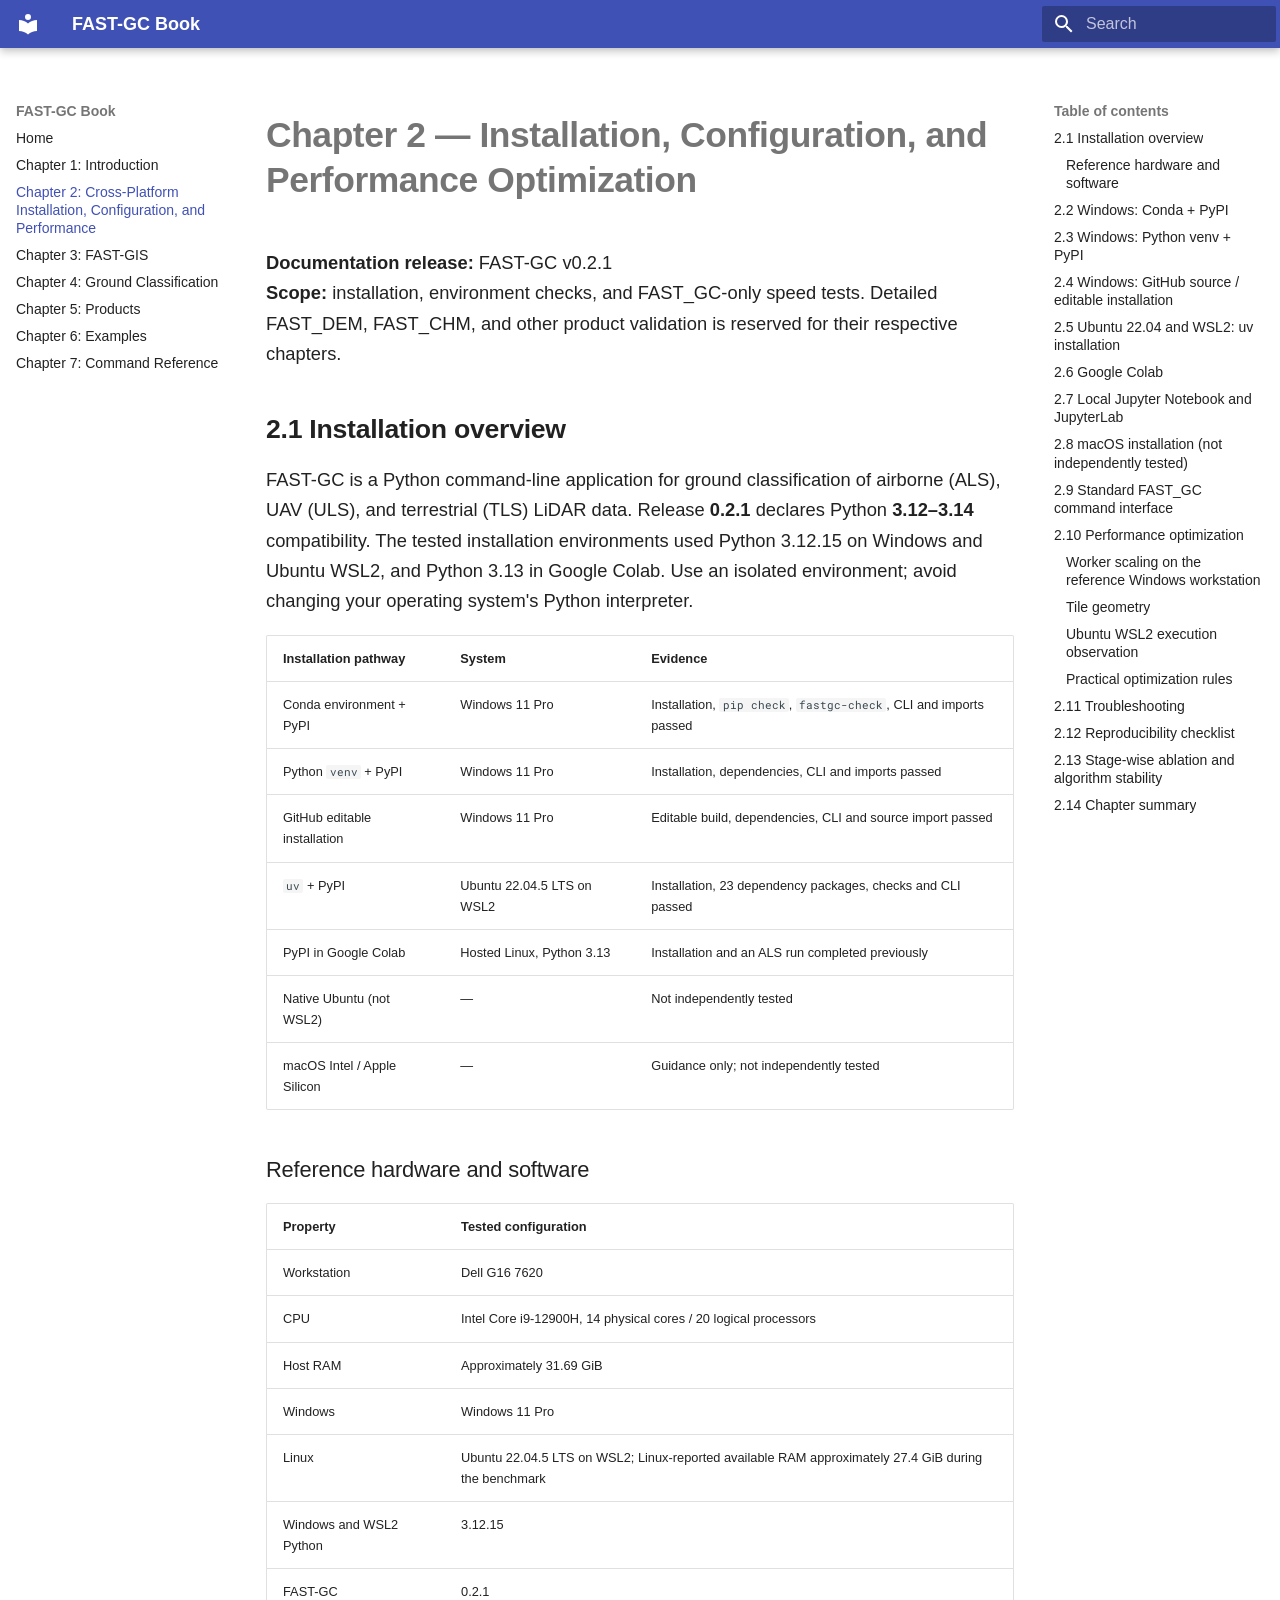
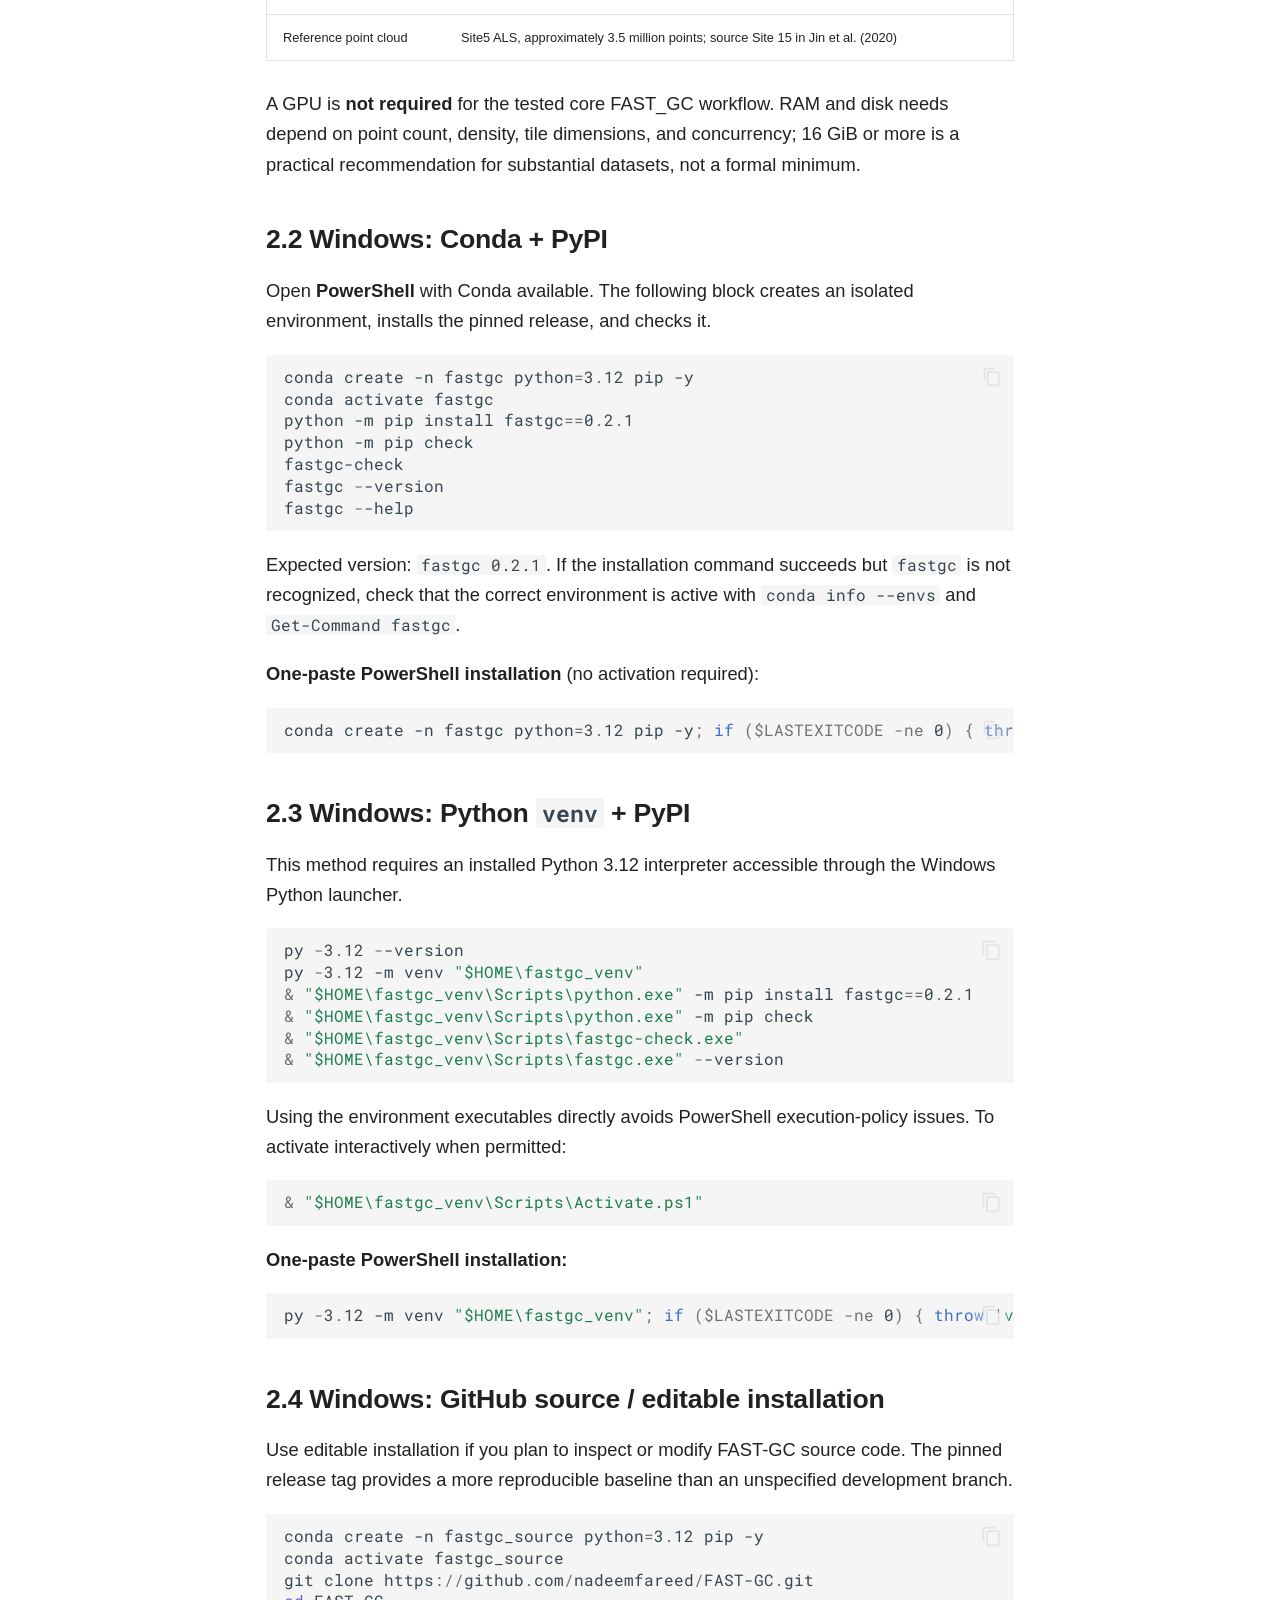
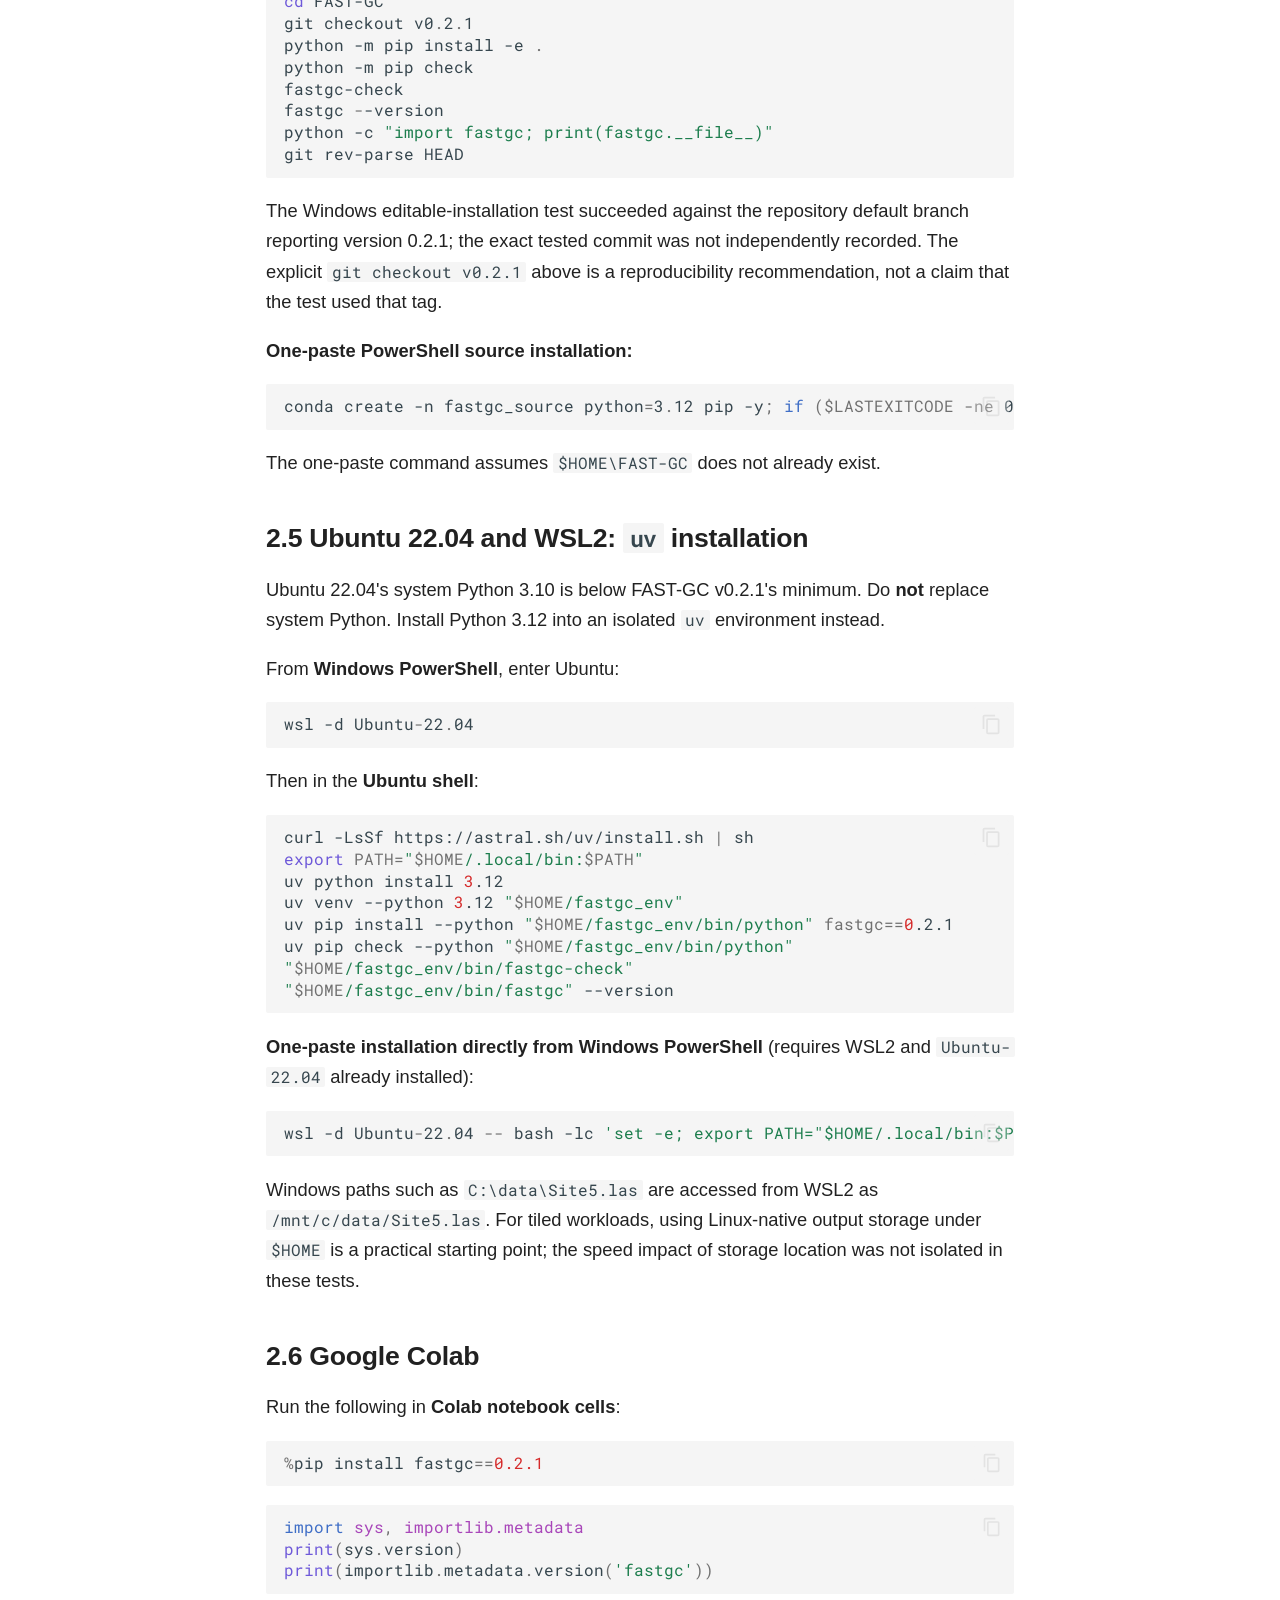
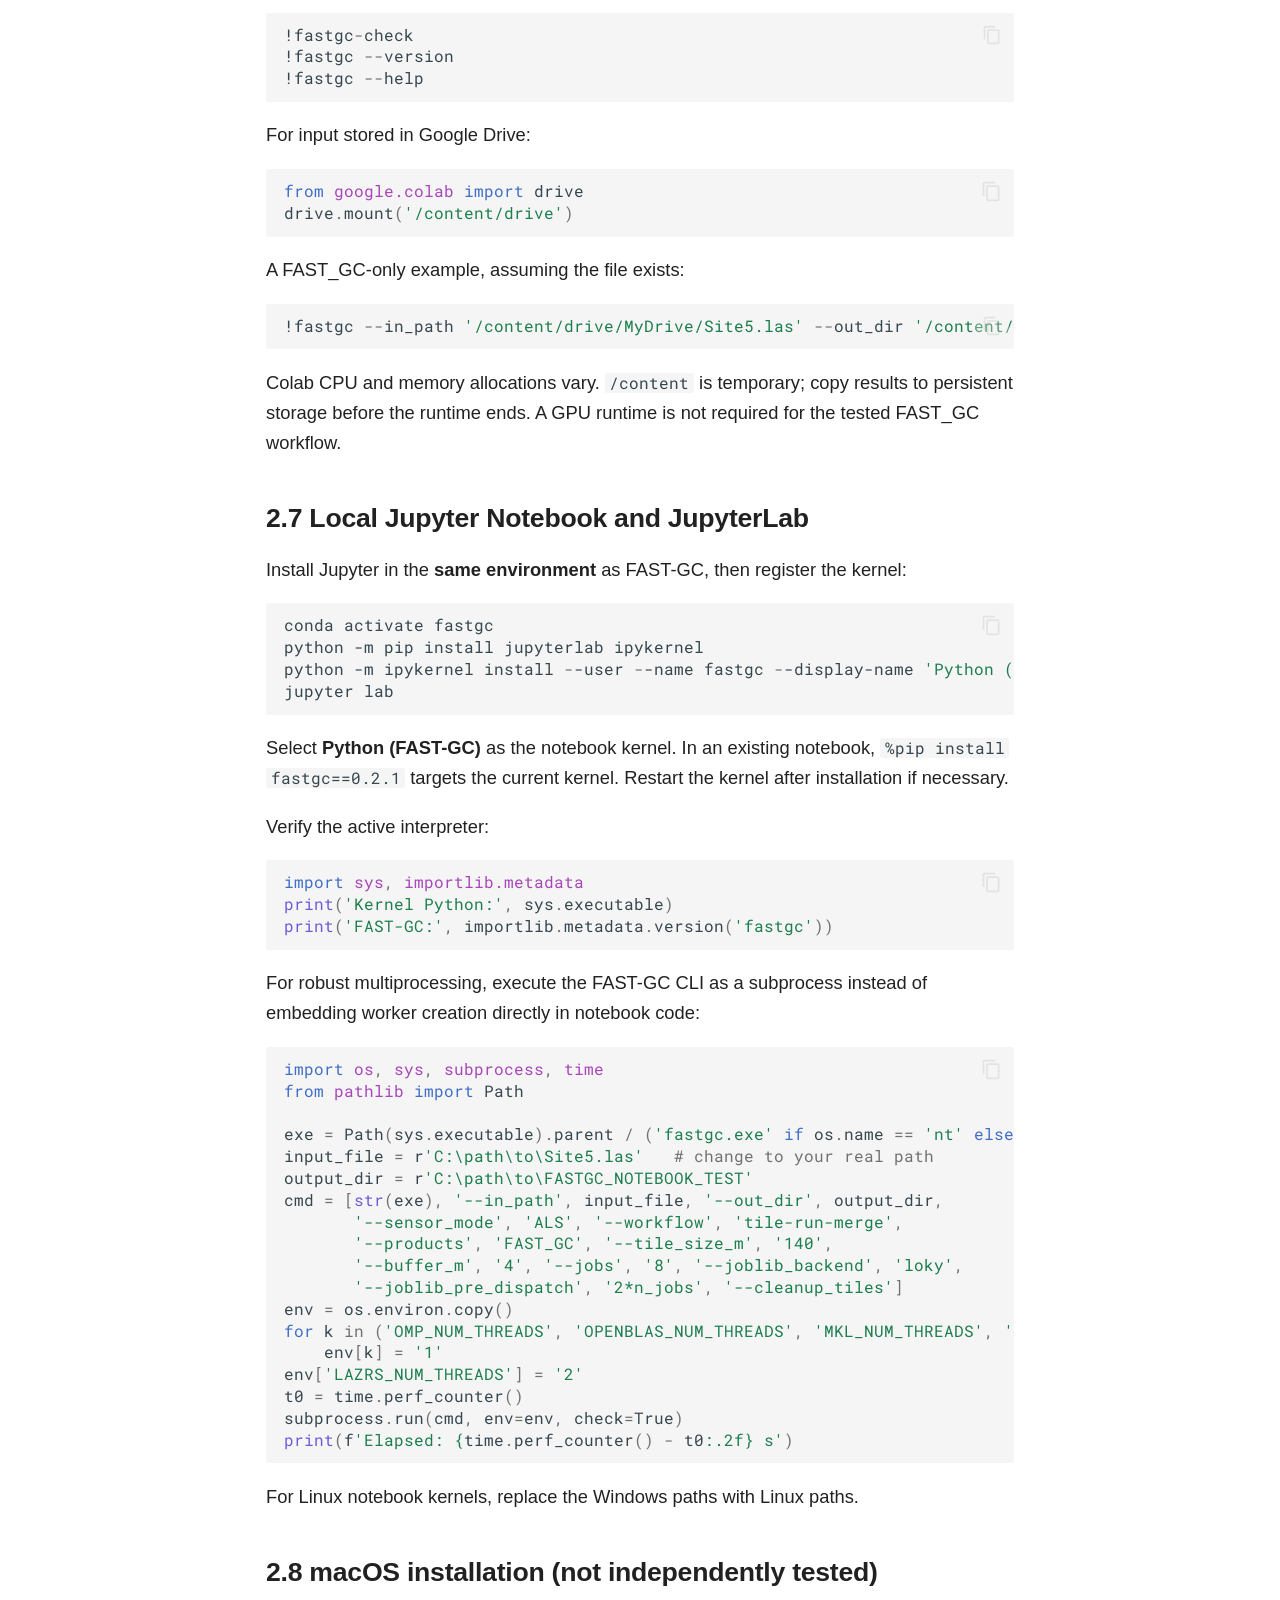
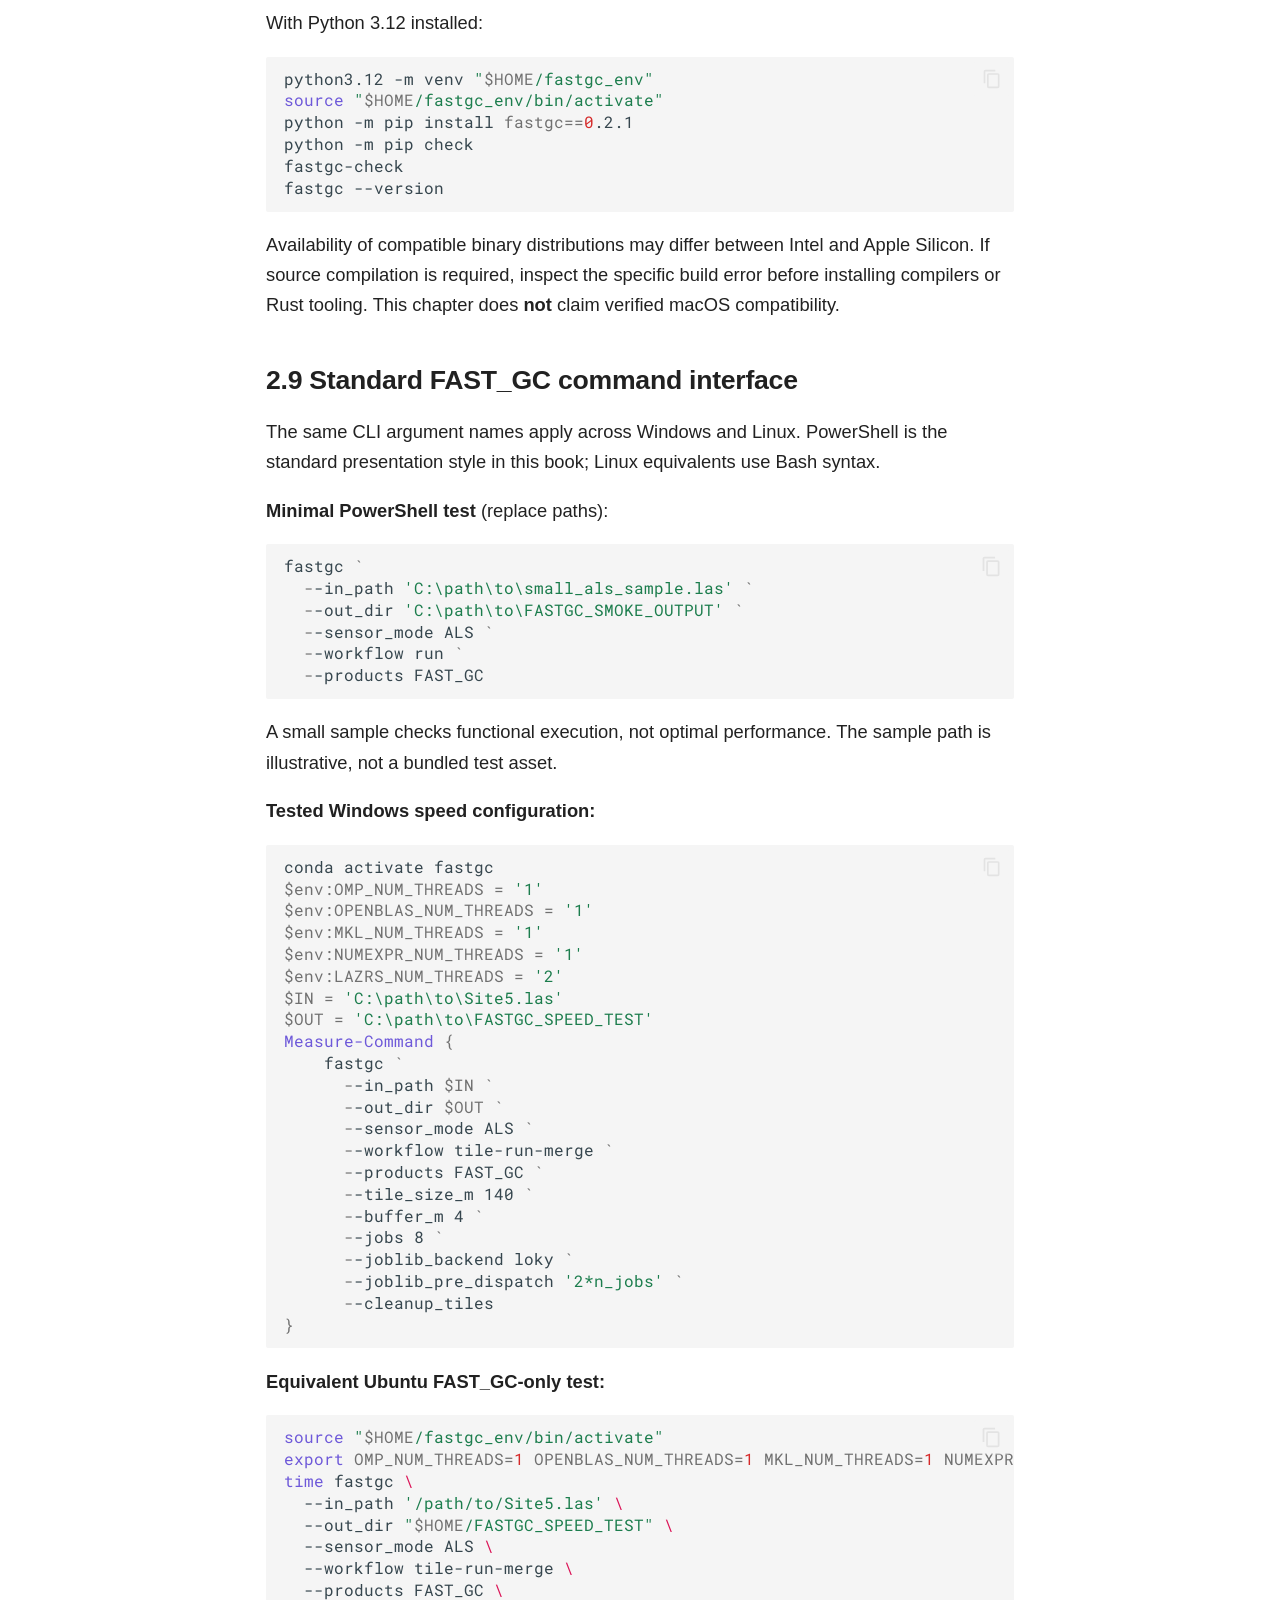
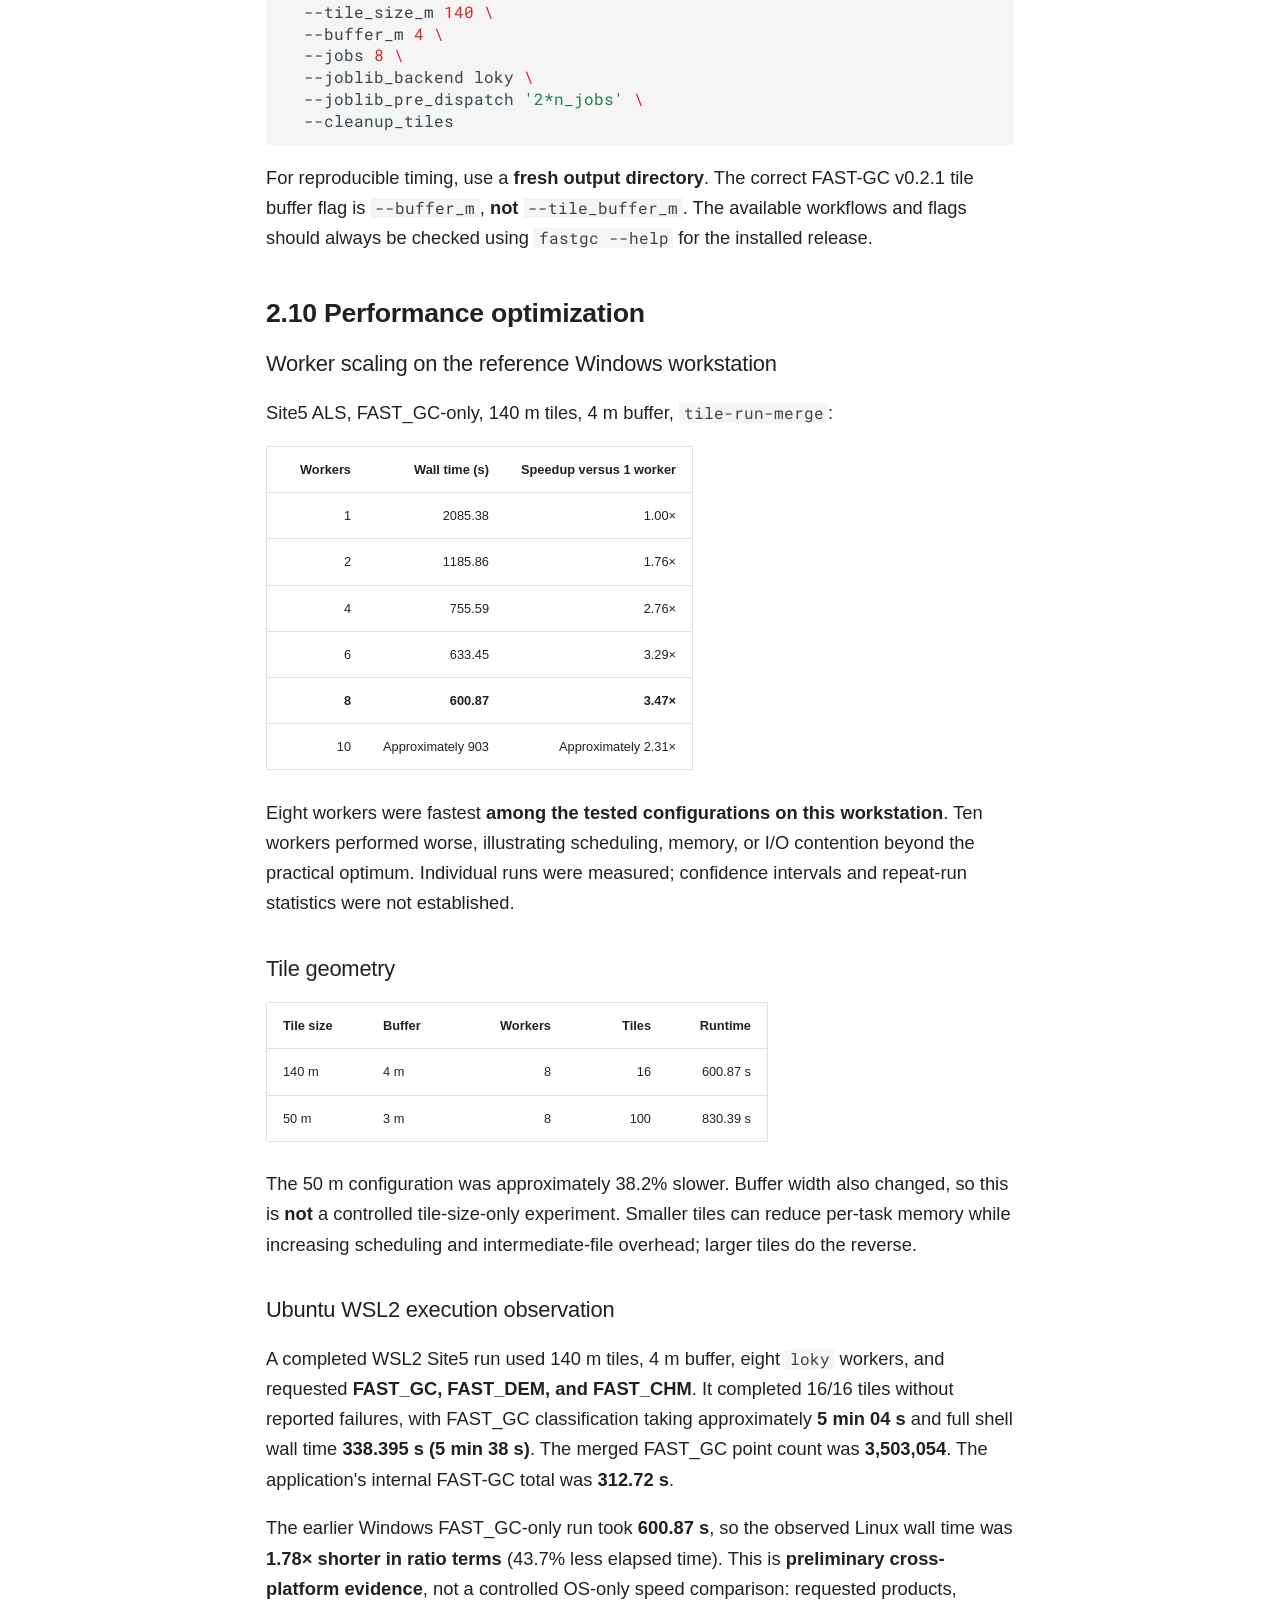
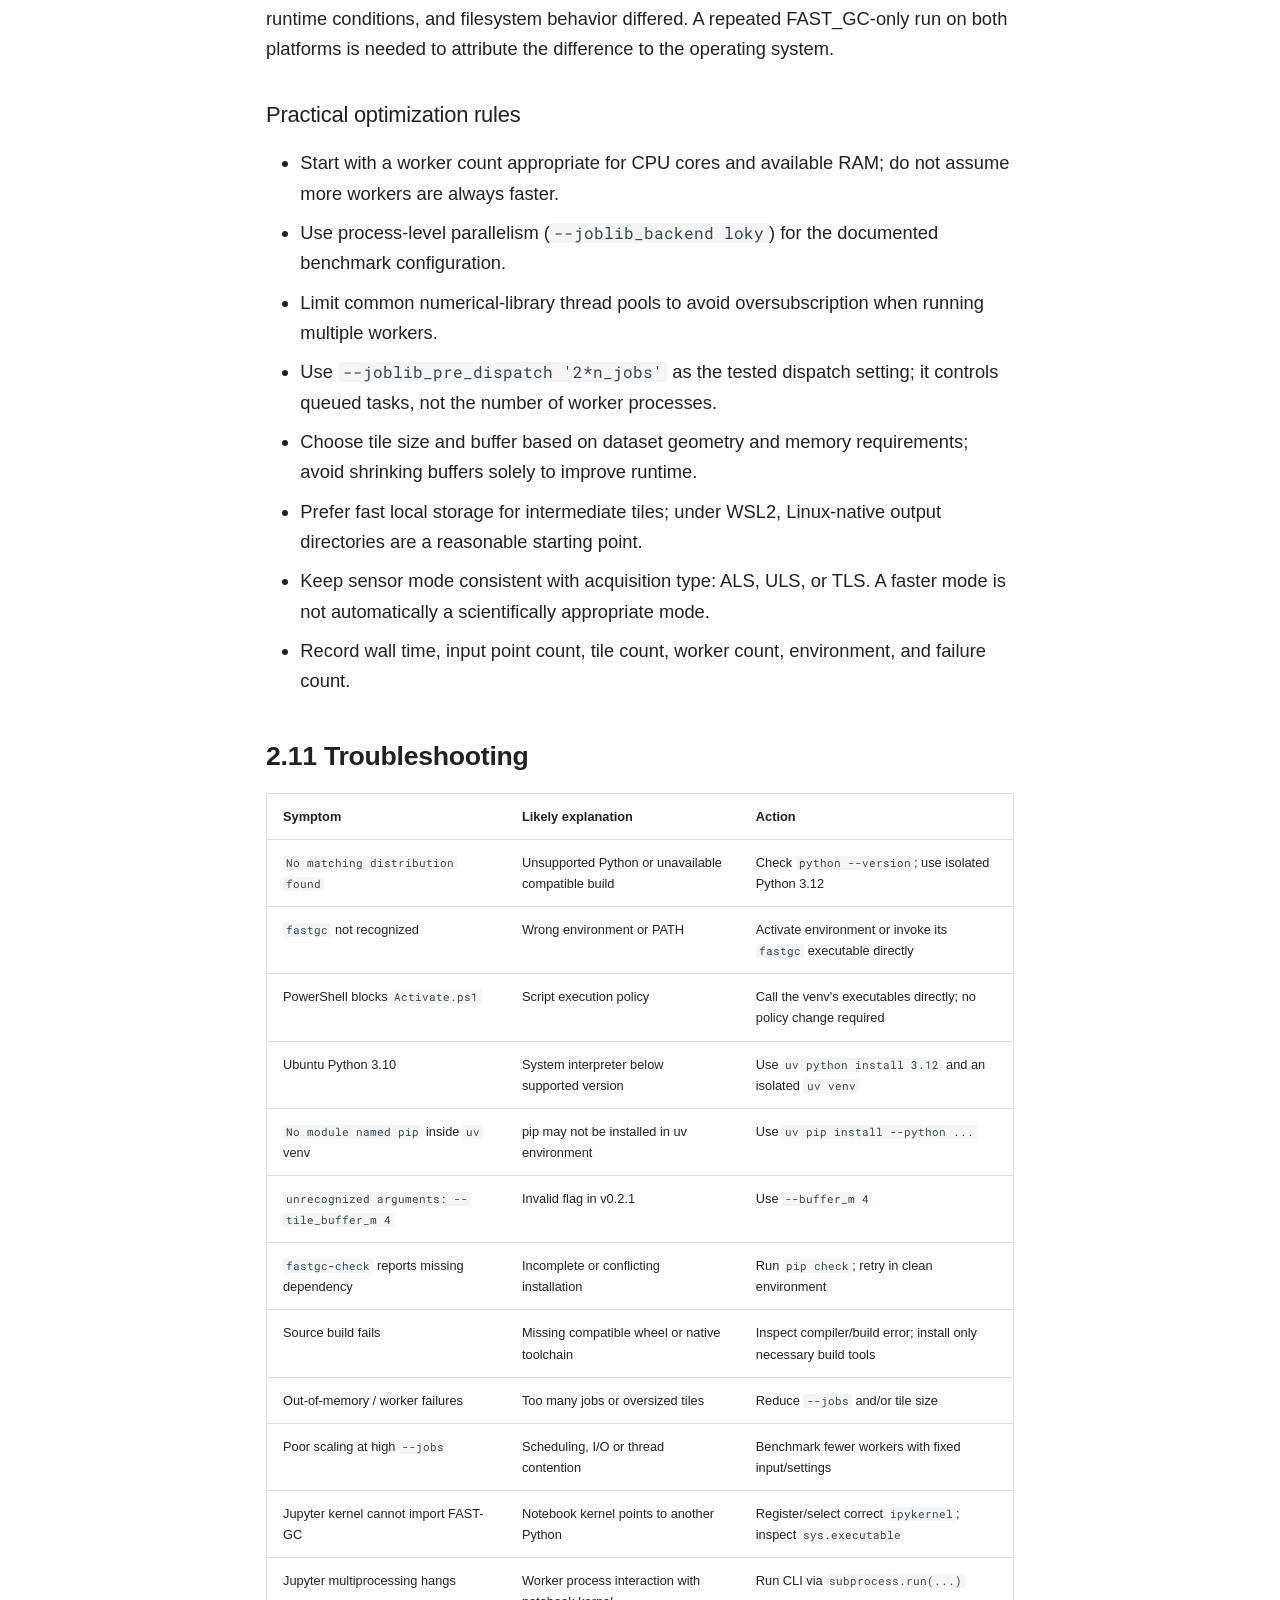
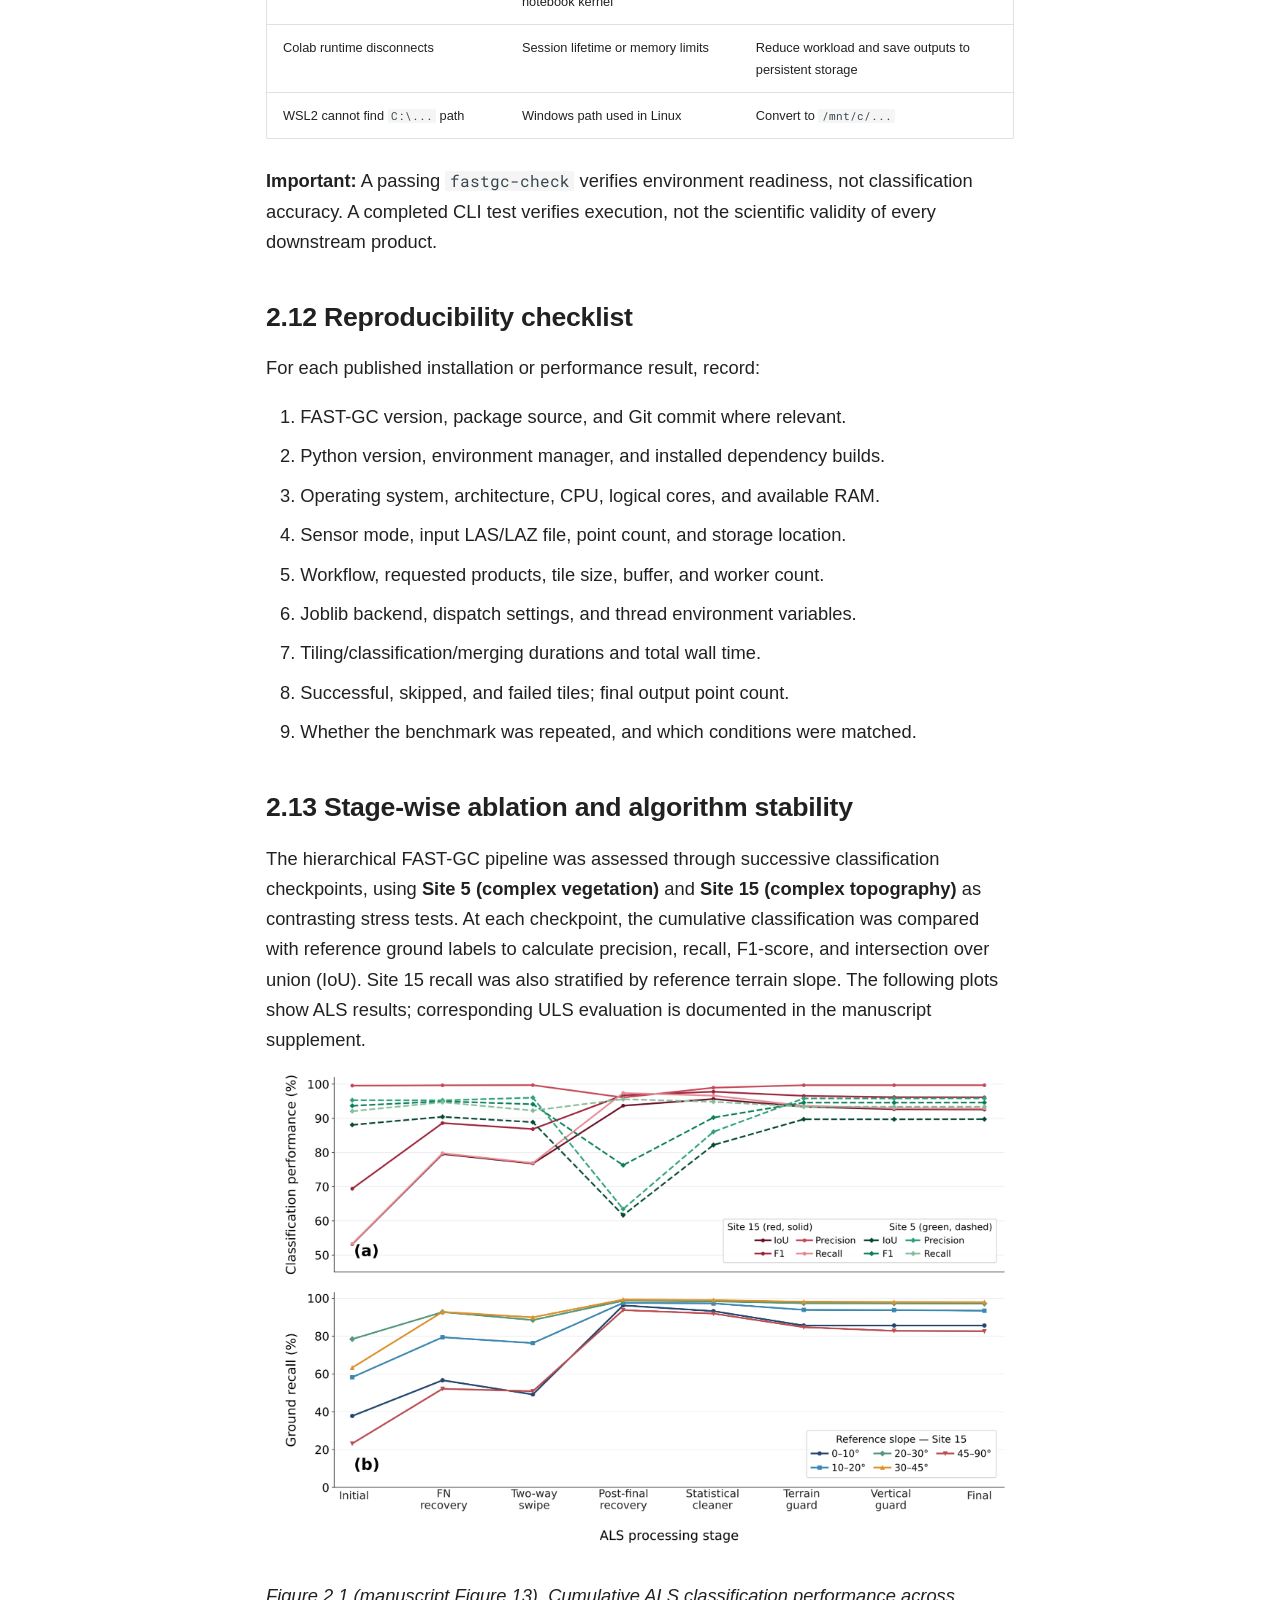
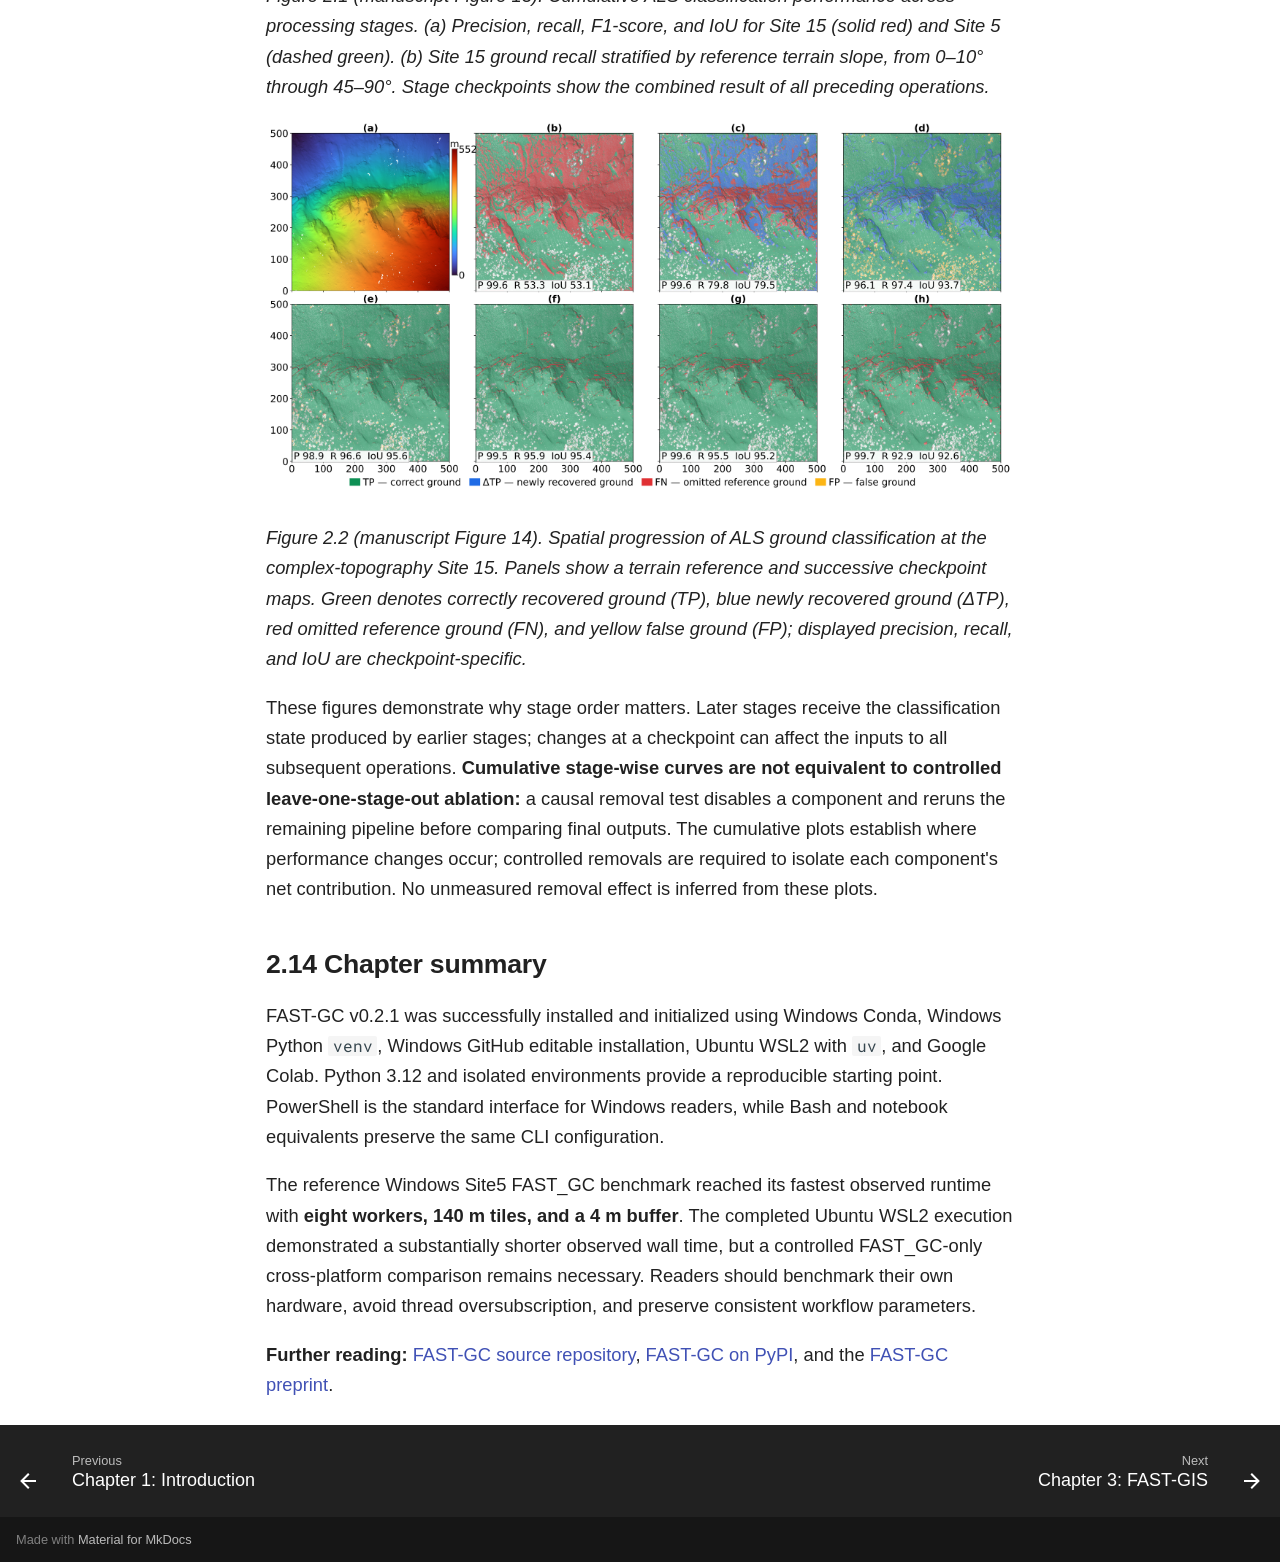
<file: 02-installation/index.html>
<!DOCTYPE html><html lang="en" class="no-js"><head>
    
      <meta charset="utf-8">
      <meta name="viewport" content="width=device-width,initial-scale=1">
      
        <meta name="description" content="Practical FAST-GC LiDAR processing guide">
      
      
      
        <link rel="canonical" href="https://nadeemfareed.github.io/fastgcBOOK/02-installation/">
      
      
        <link rel="prev" href="../01-introduction/">
      
      
        <link rel="next" href="../02-fast-gis/">
      
      
        
      
      
      <link rel="icon" href="../assets/images/favicon.png">
      <meta name="generator" content="mkdocs-1.6.1, mkdocs-material-9.8.0">
    
    
      
        <title>Chapter 2: Cross-Platform Installation, Configuration, and Performance - FAST-GC Book</title>
      
    
    
      <link rel="stylesheet" href="../assets/stylesheets/main.57a0d79d.min.css">
      
      


    
    
      
    
    
      
        
        
        <link rel="preconnect" href="https://fonts.gstatic.com" crossorigin="">
        <link rel="stylesheet" href="https://fonts.googleapis.com/css?family=Roboto:300,300i,400,400i,700,700i%7CRoboto+Mono:400,400i,700,700i&amp;display=fallback">
        <style>:root{--md-text-font:"Roboto";--md-code-font:"Roboto Mono"}</style>
      
    
    
      <link rel="stylesheet" href="../stylesheets/fastgc-book.css">
    
    <script>__md_scope=new URL("..",location),__md_hash=e=>[...e].reduce(((e,_)=>(e<<5)-e+_.charCodeAt(0)),0),__md_get=(e,_=localStorage,t=__md_scope)=>JSON.parse(_.getItem(t.pathname+"."+e)),__md_set=(e,_,t=localStorage,a=__md_scope)=>{try{t.setItem(a.pathname+"."+e,JSON.stringify(_))}catch(e){}}</script>
    
      

    
    
  <link href="../assets/stylesheets/glightbox.min.css" rel="stylesheet"><script src="../assets/javascripts/glightbox.min.js"></script><style id="glightbox-style">
            html.glightbox-open { overflow: initial; height: 100%; }
            .gslide-title { margin-top: 0px; user-select: text; }
            .gslide-desc { color: #666; user-select: text; }
            .gslide-image img { background: white; }
            .gscrollbar-fixer { padding-right: 15px; }
            .gdesc-inner { font-size: 0.75rem; }
            body[data-md-color-scheme="slate"] .gdesc-inner { background: var(--md-default-bg-color); }
            body[data-md-color-scheme="slate"] .gslide-title { color: var(--md-default-fg-color); }
            body[data-md-color-scheme="slate"] .gslide-desc { color: var(--md-default-fg-color); }
        </style></head>
  
  
    <body dir="ltr">
  
    
    <input class="md-toggle" data-md-toggle="drawer" type="checkbox" id="__drawer" autocomplete="off">
    <input class="md-toggle" data-md-toggle="search" type="checkbox" id="__search" autocomplete="off">
    <label class="md-overlay" for="__drawer"></label>
    <div data-md-component="skip">
      
        
        <a href="#chapter-2-installation-configuration-and-performance-optimization" class="md-skip">
          Skip to content
        </a>
      
    </div>
    <div data-md-component="announce">
      
    </div>
    
    
      

  

<header class="md-header md-header--shadow" data-md-component="header">
  <nav class="md-header__inner md-grid" aria-label="Header">
    <a href=".." title="FAST-GC Book" class="md-header__button md-logo" aria-label="FAST-GC Book" data-md-component="logo">
      
  
  <svg xmlns="http://www.w3.org/2000/svg" viewBox="0 0 24 24"><path d="M12 8a3 3 0 0 0 3-3 3 3 0 0 0-3-3 3 3 0 0 0-3 3 3 3 0 0 0 3 3m0 3.54C9.64 9.35 6.5 8 3 8v11c3.5 0 6.64 1.35 9 3.54 2.36-2.19 5.5-3.54 9-3.54V8c-3.5 0-6.64 1.35-9 3.54"></path></svg>

    </a>
    <label class="md-header__button md-icon" for="__drawer">
      
      <svg xmlns="http://www.w3.org/2000/svg" viewBox="0 0 24 24"><path d="M3 6h18v2H3zm0 5h18v2H3zm0 5h18v2H3z"></path></svg>
    </label>
    <div class="md-header__title" data-md-component="header-title">
      <div class="md-header__ellipsis">
        <div class="md-header__topic">
          <span class="md-ellipsis">
            FAST-GC Book
          </span>
        </div>
        <div class="md-header__topic" data-md-component="header-topic">
          <span class="md-ellipsis">
            
              Chapter 2: Cross-Platform Installation, Configuration, and Performance
            
          </span>
        </div>
      </div>
    </div>
    
    
      <script>var palette=__md_get("__palette");if(palette&&palette.color){if("(prefers-color-scheme)"===palette.color.media){var media=matchMedia("(prefers-color-scheme: light)"),input=document.querySelector(media.matches?"[data-md-color-media='(prefers-color-scheme: light)']":"[data-md-color-media='(prefers-color-scheme: dark)']");palette.color.media=input.getAttribute("data-md-color-media"),palette.color.scheme=input.getAttribute("data-md-color-scheme"),palette.color.primary=input.getAttribute("data-md-color-primary"),palette.color.accent=input.getAttribute("data-md-color-accent")}for(var[key,value]of Object.entries(palette.color))document.body.setAttribute("data-md-color-"+key,value)}</script>
    
    
    
      
      
        <label class="md-header__button md-icon" for="__search">
          
          <svg xmlns="http://www.w3.org/2000/svg" viewBox="0 0 24 24"><path d="M9.5 3A6.5 6.5 0 0 1 16 9.5c0 1.61-.59 3.09-1.56 4.23l.27.27h.79l5 5-1.5 1.5-5-5v-.79l-.27-.27A6.52 6.52 0 0 1 9.5 16 6.5 6.5 0 0 1 3 9.5 6.5 6.5 0 0 1 9.5 3m0 2C7 5 5 7 5 9.5S7 14 9.5 14 14 12 14 9.5 12 5 9.5 5"></path></svg>
        </label>
        <div class="md-search" data-md-component="search" role="dialog">
  <label class="md-search__overlay" for="__search"></label>
  <div class="md-search__inner" role="search">
    <form class="md-search__form" name="search">
      <input type="text" class="md-search__input" name="query" aria-label="Search" placeholder="Search" autocapitalize="off" autocorrect="off" autocomplete="off" spellcheck="false" data-md-component="search-query" required="">
      <label class="md-search__icon md-icon" for="__search">
        
        <svg xmlns="http://www.w3.org/2000/svg" viewBox="0 0 24 24"><path d="M9.5 3A6.5 6.5 0 0 1 16 9.5c0 1.61-.59 3.09-1.56 4.23l.27.27h.79l5 5-1.5 1.5-5-5v-.79l-.27-.27A6.52 6.52 0 0 1 9.5 16 6.5 6.5 0 0 1 3 9.5 6.5 6.5 0 0 1 9.5 3m0 2C7 5 5 7 5 9.5S7 14 9.5 14 14 12 14 9.5 12 5 9.5 5"></path></svg>
        
        <svg xmlns="http://www.w3.org/2000/svg" viewBox="0 0 24 24"><path d="M20 11v2H8l5.5 5.5-1.42 1.42L4.16 12l7.92-7.92L13.5 5.5 8 11z"></path></svg>
      </label>
      <nav class="md-search__options" aria-label="Search">
        
        <button type="reset" class="md-search__icon md-icon" title="Clear" aria-label="Clear" tabindex="-1">
          
          <svg xmlns="http://www.w3.org/2000/svg" viewBox="0 0 24 24"><path d="M19 6.41 17.59 5 12 10.59 6.41 5 5 6.41 10.59 12 5 17.59 6.41 19 12 13.41 17.59 19 19 17.59 13.41 12z"></path></svg>
        </button>
      </nav>
      
        <div class="md-search__suggest" data-md-component="search-suggest"></div>
      
    </form>
    <div class="md-search__output">
      <div class="md-search__scrollwrap" tabindex="0" data-md-scrollfix="">
        <div class="md-search-result" data-md-component="search-result">
          <div class="md-search-result__meta">
            Initializing search
          </div>
          <ol class="md-search-result__list" role="presentation"></ol>
        </div>
      </div>
    </div>
  </div>
</div>
      
    
    
  </nav>
  
</header>
    
    <div class="md-container" data-md-component="container">
      
      
        
          
        
      
      <main class="md-main" data-md-component="main">
        <div class="md-main__inner md-grid">
          
            
              
              <div class="md-sidebar md-sidebar--primary" data-md-component="sidebar" data-md-type="navigation">
                <div class="md-sidebar__scrollwrap">
                  <div class="md-sidebar__inner">
                    



<nav class="md-nav md-nav--primary" aria-label="Navigation" data-md-level="0">
  <label class="md-nav__title" for="__drawer">
    <a href=".." title="FAST-GC Book" class="md-nav__button md-logo" aria-label="FAST-GC Book" data-md-component="logo">
      
  
  <svg xmlns="http://www.w3.org/2000/svg" viewBox="0 0 24 24"><path d="M12 8a3 3 0 0 0 3-3 3 3 0 0 0-3-3 3 3 0 0 0-3 3 3 3 0 0 0 3 3m0 3.54C9.64 9.35 6.5 8 3 8v11c3.5 0 6.64 1.35 9 3.54 2.36-2.19 5.5-3.54 9-3.54V8c-3.5 0-6.64 1.35-9 3.54"></path></svg>

    </a>
    FAST-GC Book
  </label>
  
  <ul class="md-nav__list" data-md-scrollfix="">
    
      
      
  
  
  
  
    <li class="md-nav__item">
      <a href=".." class="md-nav__link">
        
  
  
  <span class="md-ellipsis">
    
  
    Home
  

    
  </span>
  
  

      </a>
    </li>
  

    
      
      
  
  
  
  
    <li class="md-nav__item">
      <a href="../01-introduction/" class="md-nav__link">
        
  
  
  <span class="md-ellipsis">
    
  
    Chapter 1: Introduction
  

    
  </span>
  
  

      </a>
    </li>
  

    
      
      
  
  
    
  
  
  
    <li class="md-nav__item md-nav__item--active">
      
      <input class="md-nav__toggle md-toggle" type="checkbox" id="__toc">
      
      
        
      
      
        <label class="md-nav__link md-nav__link--active" for="__toc">
          
  
  
  <span class="md-ellipsis">
    
  
    Chapter 2: Cross-Platform Installation, Configuration, and Performance
  

    
  </span>
  
  

          <span class="md-nav__icon md-icon"></span>
        </label>
      
      <a href="./" class="md-nav__link md-nav__link--active">
        
  
  
  <span class="md-ellipsis">
    
  
    Chapter 2: Cross-Platform Installation, Configuration, and Performance
  

    
  </span>
  
  

      </a>
      
        

<nav class="md-nav md-nav--secondary" aria-label="Table of contents">
  
  
  
    
  
  
    <label class="md-nav__title" for="__toc">
      <span class="md-nav__icon md-icon"></span>
      Table of contents
    </label>
    <ul class="md-nav__list" data-md-component="toc" data-md-scrollfix="">
      
        <li class="md-nav__item">
  <a href="#21-installation-overview" class="md-nav__link">
    <span class="md-ellipsis">
      
        2.1 Installation overview
      
    </span>
  </a>
  
    <nav class="md-nav" aria-label="2.1 Installation overview">
      <ul class="md-nav__list">
        
          <li class="md-nav__item">
  <a href="#reference-hardware-and-software" class="md-nav__link">
    <span class="md-ellipsis">
      
        Reference hardware and software
      
    </span>
  </a>
  
</li>
        
      </ul>
    </nav>
  
</li>
      
        <li class="md-nav__item">
  <a href="#22-windows-conda-pypi" class="md-nav__link">
    <span class="md-ellipsis">
      
        2.2 Windows: Conda + PyPI
      
    </span>
  </a>
  
</li>
      
        <li class="md-nav__item">
  <a href="#23-windows-python-venv-pypi" class="md-nav__link">
    <span class="md-ellipsis">
      
        2.3 Windows: Python venv + PyPI
      
    </span>
  </a>
  
</li>
      
        <li class="md-nav__item">
  <a href="#24-windows-github-source-editable-installation" class="md-nav__link">
    <span class="md-ellipsis">
      
        2.4 Windows: GitHub source / editable installation
      
    </span>
  </a>
  
</li>
      
        <li class="md-nav__item">
  <a href="#25-ubuntu-2204-and-wsl2-uv-installation" class="md-nav__link">
    <span class="md-ellipsis">
      
        2.5 Ubuntu 22.04 and WSL2: uv installation
      
    </span>
  </a>
  
</li>
      
        <li class="md-nav__item">
  <a href="#26-google-colab" class="md-nav__link">
    <span class="md-ellipsis">
      
        2.6 Google Colab
      
    </span>
  </a>
  
</li>
      
        <li class="md-nav__item">
  <a href="#27-local-jupyter-notebook-and-jupyterlab" class="md-nav__link">
    <span class="md-ellipsis">
      
        2.7 Local Jupyter Notebook and JupyterLab
      
    </span>
  </a>
  
</li>
      
        <li class="md-nav__item">
  <a href="#28-macos-installation-not-independently-tested" class="md-nav__link">
    <span class="md-ellipsis">
      
        2.8 macOS installation (not independently tested)
      
    </span>
  </a>
  
</li>
      
        <li class="md-nav__item">
  <a href="#29-standard-fast_gc-command-interface" class="md-nav__link">
    <span class="md-ellipsis">
      
        2.9 Standard FAST_GC command interface
      
    </span>
  </a>
  
</li>
      
        <li class="md-nav__item">
  <a href="#210-performance-optimization" class="md-nav__link">
    <span class="md-ellipsis">
      
        2.10 Performance optimization
      
    </span>
  </a>
  
    <nav class="md-nav" aria-label="2.10 Performance optimization">
      <ul class="md-nav__list">
        
          <li class="md-nav__item">
  <a href="#worker-scaling-on-the-reference-windows-workstation" class="md-nav__link">
    <span class="md-ellipsis">
      
        Worker scaling on the reference Windows workstation
      
    </span>
  </a>
  
</li>
        
          <li class="md-nav__item">
  <a href="#tile-geometry" class="md-nav__link">
    <span class="md-ellipsis">
      
        Tile geometry
      
    </span>
  </a>
  
</li>
        
          <li class="md-nav__item">
  <a href="#ubuntu-wsl2-execution-observation" class="md-nav__link">
    <span class="md-ellipsis">
      
        Ubuntu WSL2 execution observation
      
    </span>
  </a>
  
</li>
        
          <li class="md-nav__item">
  <a href="#practical-optimization-rules" class="md-nav__link">
    <span class="md-ellipsis">
      
        Practical optimization rules
      
    </span>
  </a>
  
</li>
        
      </ul>
    </nav>
  
</li>
      
        <li class="md-nav__item">
  <a href="#211-troubleshooting" class="md-nav__link">
    <span class="md-ellipsis">
      
        2.11 Troubleshooting
      
    </span>
  </a>
  
</li>
      
        <li class="md-nav__item">
  <a href="#212-reproducibility-checklist" class="md-nav__link">
    <span class="md-ellipsis">
      
        2.12 Reproducibility checklist
      
    </span>
  </a>
  
</li>
      
        <li class="md-nav__item">
  <a href="#213-stage-wise-ablation-and-algorithm-stability" class="md-nav__link">
    <span class="md-ellipsis">
      
        2.13 Stage-wise ablation and algorithm stability
      
    </span>
  </a>
  
</li>
      
        <li class="md-nav__item">
  <a href="#214-chapter-summary" class="md-nav__link">
    <span class="md-ellipsis">
      
        2.14 Chapter summary
      
    </span>
  </a>
  
</li>
      
    </ul>
  
</nav>
      
    </li>
  

    
      
      
  
  
  
  
    <li class="md-nav__item">
      <a href="../02-fast-gis/" class="md-nav__link">
        
  
  
  <span class="md-ellipsis">
    
  
    Chapter 3: FAST-GIS
  

    
  </span>
  
  

      </a>
    </li>
  

    
      
      
  
  
  
  
    <li class="md-nav__item">
      <a href="../03-ground-classification/" class="md-nav__link">
        
  
  
  <span class="md-ellipsis">
    
  
    Chapter 4: Ground Classification
  

    
  </span>
  
  

      </a>
    </li>
  

    
      
      
  
  
  
  
    <li class="md-nav__item">
      <a href="../04-products/" class="md-nav__link">
        
  
  
  <span class="md-ellipsis">
    
  
    Chapter 5: Products
  

    
  </span>
  
  

      </a>
    </li>
  

    
      
      
  
  
  
  
    <li class="md-nav__item">
      <a href="../05-case-studies/" class="md-nav__link">
        
  
  
  <span class="md-ellipsis">
    
  
    Chapter 6: Examples
  

    
  </span>
  
  

      </a>
    </li>
  

    
      
      
  
  
  
  
    <li class="md-nav__item">
      <a href="../06-reference/" class="md-nav__link">
        
  
  
  <span class="md-ellipsis">
    
  
    Chapter 7: Command Reference
  

    
  </span>
  
  

      </a>
    </li>
  

    
  </ul>
</nav>
                  </div>
                </div>
              </div>
            
            
              
              <div class="md-sidebar md-sidebar--secondary" data-md-component="sidebar" data-md-type="toc">
                <div class="md-sidebar__scrollwrap">
                  <div class="md-sidebar__inner">
                    

<nav class="md-nav md-nav--secondary" aria-label="Table of contents">
  
  
  
    
  
  
    <label class="md-nav__title" for="__toc">
      <span class="md-nav__icon md-icon"></span>
      Table of contents
    </label>
    <ul class="md-nav__list" data-md-component="toc" data-md-scrollfix="">
      
        <li class="md-nav__item">
  <a href="#21-installation-overview" class="md-nav__link">
    <span class="md-ellipsis">
      
        2.1 Installation overview
      
    </span>
  </a>
  
    <nav class="md-nav" aria-label="2.1 Installation overview">
      <ul class="md-nav__list">
        
          <li class="md-nav__item">
  <a href="#reference-hardware-and-software" class="md-nav__link">
    <span class="md-ellipsis">
      
        Reference hardware and software
      
    </span>
  </a>
  
</li>
        
      </ul>
    </nav>
  
</li>
      
        <li class="md-nav__item">
  <a href="#22-windows-conda-pypi" class="md-nav__link">
    <span class="md-ellipsis">
      
        2.2 Windows: Conda + PyPI
      
    </span>
  </a>
  
</li>
      
        <li class="md-nav__item">
  <a href="#23-windows-python-venv-pypi" class="md-nav__link">
    <span class="md-ellipsis">
      
        2.3 Windows: Python venv + PyPI
      
    </span>
  </a>
  
</li>
      
        <li class="md-nav__item">
  <a href="#24-windows-github-source-editable-installation" class="md-nav__link">
    <span class="md-ellipsis">
      
        2.4 Windows: GitHub source / editable installation
      
    </span>
  </a>
  
</li>
      
        <li class="md-nav__item">
  <a href="#25-ubuntu-2204-and-wsl2-uv-installation" class="md-nav__link">
    <span class="md-ellipsis">
      
        2.5 Ubuntu 22.04 and WSL2: uv installation
      
    </span>
  </a>
  
</li>
      
        <li class="md-nav__item">
  <a href="#26-google-colab" class="md-nav__link">
    <span class="md-ellipsis">
      
        2.6 Google Colab
      
    </span>
  </a>
  
</li>
      
        <li class="md-nav__item">
  <a href="#27-local-jupyter-notebook-and-jupyterlab" class="md-nav__link">
    <span class="md-ellipsis">
      
        2.7 Local Jupyter Notebook and JupyterLab
      
    </span>
  </a>
  
</li>
      
        <li class="md-nav__item">
  <a href="#28-macos-installation-not-independently-tested" class="md-nav__link">
    <span class="md-ellipsis">
      
        2.8 macOS installation (not independently tested)
      
    </span>
  </a>
  
</li>
      
        <li class="md-nav__item">
  <a href="#29-standard-fast_gc-command-interface" class="md-nav__link">
    <span class="md-ellipsis">
      
        2.9 Standard FAST_GC command interface
      
    </span>
  </a>
  
</li>
      
        <li class="md-nav__item">
  <a href="#210-performance-optimization" class="md-nav__link">
    <span class="md-ellipsis">
      
        2.10 Performance optimization
      
    </span>
  </a>
  
    <nav class="md-nav" aria-label="2.10 Performance optimization">
      <ul class="md-nav__list">
        
          <li class="md-nav__item">
  <a href="#worker-scaling-on-the-reference-windows-workstation" class="md-nav__link">
    <span class="md-ellipsis">
      
        Worker scaling on the reference Windows workstation
      
    </span>
  </a>
  
</li>
        
          <li class="md-nav__item">
  <a href="#tile-geometry" class="md-nav__link">
    <span class="md-ellipsis">
      
        Tile geometry
      
    </span>
  </a>
  
</li>
        
          <li class="md-nav__item">
  <a href="#ubuntu-wsl2-execution-observation" class="md-nav__link">
    <span class="md-ellipsis">
      
        Ubuntu WSL2 execution observation
      
    </span>
  </a>
  
</li>
        
          <li class="md-nav__item">
  <a href="#practical-optimization-rules" class="md-nav__link">
    <span class="md-ellipsis">
      
        Practical optimization rules
      
    </span>
  </a>
  
</li>
        
      </ul>
    </nav>
  
</li>
      
        <li class="md-nav__item">
  <a href="#211-troubleshooting" class="md-nav__link">
    <span class="md-ellipsis">
      
        2.11 Troubleshooting
      
    </span>
  </a>
  
</li>
      
        <li class="md-nav__item">
  <a href="#212-reproducibility-checklist" class="md-nav__link">
    <span class="md-ellipsis">
      
        2.12 Reproducibility checklist
      
    </span>
  </a>
  
</li>
      
        <li class="md-nav__item">
  <a href="#213-stage-wise-ablation-and-algorithm-stability" class="md-nav__link">
    <span class="md-ellipsis">
      
        2.13 Stage-wise ablation and algorithm stability
      
    </span>
  </a>
  
</li>
      
        <li class="md-nav__item">
  <a href="#214-chapter-summary" class="md-nav__link">
    <span class="md-ellipsis">
      
        2.14 Chapter summary
      
    </span>
  </a>
  
</li>
      
    </ul>
  
</nav>
                  </div>
                </div>
              </div>
            
          
          
            <div class="md-content" data-md-component="content">
              
                



  


              
              <article class="md-content__inner md-typeset">
                
                  



<h1 id="chapter-2-installation-configuration-and-performance-optimization">Chapter 2 — Installation, Configuration, and Performance Optimization</h1>
<p><strong>Documentation release:</strong> FAST-GC v0.2.1<br>
<strong>Scope:</strong> installation, environment checks, and FAST_GC-only speed tests. Detailed FAST_DEM, FAST_CHM, and other product validation is reserved for their respective chapters.</p>
<h2 id="21-installation-overview">2.1 Installation overview</h2>
<p>FAST-GC is a Python command-line application for ground classification of airborne (ALS), UAV (ULS), and terrestrial (TLS) LiDAR data. Release <strong>0.2.1</strong> declares Python <strong>3.12–3.14</strong> compatibility. The tested installation environments used Python 3.12.15 on Windows and Ubuntu WSL2, and Python 3.13 in Google Colab. Use an isolated environment; avoid changing your operating system's Python interpreter.</p>
<table>
<thead>
<tr>
<th>Installation pathway</th>
<th>System</th>
<th>Evidence</th>
</tr>
</thead>
<tbody>
<tr>
<td>Conda environment + PyPI</td>
<td>Windows 11 Pro</td>
<td>Installation, <code>pip check</code>, <code>fastgc-check</code>, CLI and imports passed</td>
</tr>
<tr>
<td>Python <code>venv</code> + PyPI</td>
<td>Windows 11 Pro</td>
<td>Installation, dependencies, CLI and imports passed</td>
</tr>
<tr>
<td>GitHub editable installation</td>
<td>Windows 11 Pro</td>
<td>Editable build, dependencies, CLI and source import passed</td>
</tr>
<tr>
<td><code>uv</code> + PyPI</td>
<td>Ubuntu 22.04.5 LTS on WSL2</td>
<td>Installation, 23 dependency packages, checks and CLI passed</td>
</tr>
<tr>
<td>PyPI in Google Colab</td>
<td>Hosted Linux, Python 3.13</td>
<td>Installation and an ALS run completed previously</td>
</tr>
<tr>
<td>Native Ubuntu (not WSL2)</td>
<td>—</td>
<td>Not independently tested</td>
</tr>
<tr>
<td>macOS Intel / Apple Silicon</td>
<td>—</td>
<td>Guidance only; not independently tested</td>
</tr>
</tbody>
</table>
<h3 id="reference-hardware-and-software">Reference hardware and software</h3>
<table>
<thead>
<tr>
<th>Property</th>
<th>Tested configuration</th>
</tr>
</thead>
<tbody>
<tr>
<td>Workstation</td>
<td>Dell G16 7620</td>
</tr>
<tr>
<td>CPU</td>
<td>Intel Core i9-12900H, 14 physical cores / 20 logical processors</td>
</tr>
<tr>
<td>Host RAM</td>
<td>Approximately 31.69 GiB</td>
</tr>
<tr>
<td>Windows</td>
<td>Windows 11 Pro</td>
</tr>
<tr>
<td>Linux</td>
<td>Ubuntu 22.04.5 LTS on WSL2; Linux-reported available RAM approximately 27.4 GiB during the benchmark</td>
</tr>
<tr>
<td>Windows and WSL2 Python</td>
<td>3.12.15</td>
</tr>
<tr>
<td>FAST-GC</td>
<td>0.2.1</td>
</tr>
<tr>
<td>Reference point cloud</td>
<td>Site5 ALS, approximately 3.5 million points; source Site 15 in Jin et al. (2020)</td>
</tr>
</tbody>
</table>
<p>A GPU is <strong>not required</strong> for the tested core FAST_GC workflow. RAM and disk needs depend on point count, density, tile dimensions, and concurrency; 16 GiB or more is a practical recommendation for substantial datasets, not a formal minimum.</p>
<h2 id="22-windows-conda-pypi">2.2 Windows: Conda + PyPI</h2>
<p>Open <strong>PowerShell</strong> with Conda available. The following block creates an isolated environment, installs the pinned release, and checks it.</p>
<div class="highlight"><pre><span></span><code><span class="n">conda</span> <span class="n">create</span> <span class="n">-n</span> <span class="n">fastgc</span> <span class="n">python</span><span class="p">=</span><span class="n">3</span><span class="p">.</span><span class="n">12</span> <span class="n">pip</span> <span class="n">-y</span>
<span class="n">conda</span> <span class="n">activate</span> <span class="n">fastgc</span>
<span class="n">python</span> <span class="n">-m</span> <span class="n">pip</span> <span class="n">install</span> <span class="n">fastgc</span><span class="p">==</span><span class="n">0</span><span class="p">.</span><span class="n">2</span><span class="p">.</span><span class="n">1</span>
<span class="n">python</span> <span class="n">-m</span> <span class="n">pip</span> <span class="n">check</span>
<span class="n">fastgc-check</span>
<span class="n">fastgc</span> <span class="p">-</span><span class="n">-version</span>
<span class="n">fastgc</span> <span class="p">-</span><span class="n">-help</span>
</code></pre></div>
<p>Expected version: <code>fastgc 0.2.1</code>. If the installation command succeeds but <code>fastgc</code> is not recognized, check that the correct environment is active with <code>conda info --envs</code> and <code>Get-Command fastgc</code>.</p>
<p><strong>One-paste PowerShell installation</strong> (no activation required):</p>
<div class="highlight"><pre><span></span><code><span class="n">conda</span> <span class="n">create</span> <span class="n">-n</span> <span class="n">fastgc</span> <span class="n">python</span><span class="p">=</span><span class="n">3</span><span class="p">.</span><span class="n">12</span> <span class="n">pip</span> <span class="n">-y</span><span class="p">;</span> <span class="k">if</span> <span class="p">(</span><span class="nv">$LASTEXITCODE</span> <span class="o">-ne</span> <span class="n">0</span><span class="p">)</span> <span class="p">{</span> <span class="k">throw</span> <span class="s1">'Conda environment failed'</span> <span class="p">};</span> <span class="n">conda</span> <span class="n">run</span> <span class="n">-n</span> <span class="n">fastgc</span> <span class="n">python</span> <span class="n">-m</span> <span class="n">pip</span> <span class="n">install</span> <span class="n">fastgc</span><span class="p">==</span><span class="n">0</span><span class="p">.</span><span class="n">2</span><span class="p">.</span><span class="n">1</span><span class="p">;</span> <span class="k">if</span> <span class="p">(</span><span class="nv">$LASTEXITCODE</span> <span class="o">-ne</span> <span class="n">0</span><span class="p">)</span> <span class="p">{</span> <span class="k">throw</span> <span class="s1">'FAST-GC installation failed'</span> <span class="p">};</span> <span class="n">conda</span> <span class="n">run</span> <span class="n">-n</span> <span class="n">fastgc</span> <span class="n">python</span> <span class="n">-m</span> <span class="n">pip</span> <span class="n">check</span><span class="p">;</span> <span class="k">if</span> <span class="p">(</span><span class="nv">$LASTEXITCODE</span> <span class="o">-ne</span> <span class="n">0</span><span class="p">)</span> <span class="p">{</span> <span class="k">throw</span> <span class="s1">'Dependency check failed'</span> <span class="p">};</span> <span class="n">conda</span> <span class="n">run</span> <span class="n">-n</span> <span class="n">fastgc</span> <span class="n">fastgc-check</span><span class="p">;</span> <span class="k">if</span> <span class="p">(</span><span class="nv">$LASTEXITCODE</span> <span class="o">-ne</span> <span class="n">0</span><span class="p">)</span> <span class="p">{</span> <span class="k">throw</span> <span class="s1">'FAST-GC check failed'</span> <span class="p">};</span> <span class="n">conda</span> <span class="n">run</span> <span class="n">-n</span> <span class="n">fastgc</span> <span class="n">fastgc</span> <span class="p">-</span><span class="n">-version</span>
</code></pre></div>
<h2 id="23-windows-python-venv-pypi">2.3 Windows: Python <code>venv</code> + PyPI</h2>
<p>This method requires an installed Python 3.12 interpreter accessible through the Windows Python launcher.</p>
<div class="highlight"><pre><span></span><code><span class="n">py</span> <span class="p">-</span><span class="n">3</span><span class="p">.</span><span class="n">12</span> <span class="p">-</span><span class="n">-version</span>
<span class="n">py</span> <span class="p">-</span><span class="n">3</span><span class="p">.</span><span class="n">12</span> <span class="n">-m</span> <span class="n">venv</span> <span class="s2">"$HOME\fastgc_venv"</span>
<span class="p">&amp;</span> <span class="s2">"$HOME\fastgc_venv\Scripts\python.exe"</span> <span class="n">-m</span> <span class="n">pip</span> <span class="n">install</span> <span class="n">fastgc</span><span class="p">==</span><span class="n">0</span><span class="p">.</span><span class="n">2</span><span class="p">.</span><span class="n">1</span>
<span class="p">&amp;</span> <span class="s2">"$HOME\fastgc_venv\Scripts\python.exe"</span> <span class="n">-m</span> <span class="n">pip</span> <span class="n">check</span>
<span class="p">&amp;</span> <span class="s2">"$HOME\fastgc_venv\Scripts\fastgc-check.exe"</span>
<span class="p">&amp;</span> <span class="s2">"$HOME\fastgc_venv\Scripts\fastgc.exe"</span> <span class="p">-</span><span class="n">-version</span>
</code></pre></div>
<p>Using the environment executables directly avoids PowerShell execution-policy issues. To activate interactively when permitted:</p>
<div class="highlight"><pre><span></span><code><span class="p">&amp;</span> <span class="s2">"$HOME\fastgc_venv\Scripts\Activate.ps1"</span>
</code></pre></div>
<p><strong>One-paste PowerShell installation:</strong></p>
<div class="highlight"><pre><span></span><code><span class="n">py</span> <span class="p">-</span><span class="n">3</span><span class="p">.</span><span class="n">12</span> <span class="n">-m</span> <span class="n">venv</span> <span class="s2">"$HOME\fastgc_venv"</span><span class="p">;</span> <span class="k">if</span> <span class="p">(</span><span class="nv">$LASTEXITCODE</span> <span class="o">-ne</span> <span class="n">0</span><span class="p">)</span> <span class="p">{</span> <span class="k">throw</span> <span class="s1">'venv creation failed'</span> <span class="p">};</span> <span class="p">&amp;</span> <span class="s2">"$HOME\fastgc_venv\Scripts\python.exe"</span> <span class="n">-m</span> <span class="n">pip</span> <span class="n">install</span> <span class="n">fastgc</span><span class="p">==</span><span class="n">0</span><span class="p">.</span><span class="n">2</span><span class="p">.</span><span class="n">1</span><span class="p">;</span> <span class="k">if</span> <span class="p">(</span><span class="nv">$LASTEXITCODE</span> <span class="o">-ne</span> <span class="n">0</span><span class="p">)</span> <span class="p">{</span> <span class="k">throw</span> <span class="s1">'Install failed'</span> <span class="p">};</span> <span class="p">&amp;</span> <span class="s2">"$HOME\fastgc_venv\Scripts\python.exe"</span> <span class="n">-m</span> <span class="n">pip</span> <span class="n">check</span><span class="p">;</span> <span class="k">if</span> <span class="p">(</span><span class="nv">$LASTEXITCODE</span> <span class="o">-ne</span> <span class="n">0</span><span class="p">)</span> <span class="p">{</span> <span class="k">throw</span> <span class="s1">'Dependency check failed'</span> <span class="p">};</span> <span class="p">&amp;</span> <span class="s2">"$HOME\fastgc_venv\Scripts\fastgc-check.exe"</span><span class="p">;</span> <span class="k">if</span> <span class="p">(</span><span class="nv">$LASTEXITCODE</span> <span class="o">-ne</span> <span class="n">0</span><span class="p">)</span> <span class="p">{</span> <span class="k">throw</span> <span class="s1">'Diagnostic failed'</span> <span class="p">};</span> <span class="p">&amp;</span> <span class="s2">"$HOME\fastgc_venv\Scripts\fastgc.exe"</span> <span class="p">-</span><span class="n">-version</span>
</code></pre></div>
<h2 id="24-windows-github-source-editable-installation">2.4 Windows: GitHub source / editable installation</h2>
<p>Use editable installation if you plan to inspect or modify FAST-GC source code. The pinned release tag provides a more reproducible baseline than an unspecified development branch.</p>
<div class="highlight"><pre><span></span><code><span class="n">conda</span> <span class="n">create</span> <span class="n">-n</span> <span class="n">fastgc_source</span> <span class="n">python</span><span class="p">=</span><span class="n">3</span><span class="p">.</span><span class="n">12</span> <span class="n">pip</span> <span class="n">-y</span>
<span class="n">conda</span> <span class="n">activate</span> <span class="n">fastgc_source</span>
<span class="n">git</span> <span class="n">clone</span> <span class="n">https</span><span class="p">://</span><span class="n">github</span><span class="p">.</span><span class="n">com</span><span class="p">/</span><span class="n">nadeemfareed</span><span class="p">/</span><span class="n">FAST-GC</span><span class="p">.</span><span class="n">git</span>
<span class="nb">cd </span><span class="n">FAST-GC</span>
<span class="n">git</span> <span class="n">checkout</span> <span class="n">v0</span><span class="p">.</span><span class="n">2</span><span class="p">.</span><span class="n">1</span>
<span class="n">python</span> <span class="n">-m</span> <span class="n">pip</span> <span class="n">install</span> <span class="n">-e</span> <span class="p">.</span>
<span class="n">python</span> <span class="n">-m</span> <span class="n">pip</span> <span class="n">check</span>
<span class="n">fastgc-check</span>
<span class="n">fastgc</span> <span class="p">-</span><span class="n">-version</span>
<span class="n">python</span> <span class="n">-c</span> <span class="s2">"import fastgc; print(fastgc.__file__)"</span>
<span class="n">git</span> <span class="n">rev-parse</span> <span class="n">HEAD</span>
</code></pre></div>
<p>The Windows editable-installation test succeeded against the repository default branch reporting version 0.2.1; the exact tested commit was not independently recorded. The explicit <code>git checkout v0.2.1</code> above is a reproducibility recommendation, not a claim that the test used that tag.</p>
<p><strong>One-paste PowerShell source installation:</strong></p>
<div class="highlight"><pre><span></span><code><span class="n">conda</span> <span class="n">create</span> <span class="n">-n</span> <span class="n">fastgc_source</span> <span class="n">python</span><span class="p">=</span><span class="n">3</span><span class="p">.</span><span class="n">12</span> <span class="n">pip</span> <span class="n">-y</span><span class="p">;</span> <span class="k">if</span> <span class="p">(</span><span class="nv">$LASTEXITCODE</span> <span class="o">-ne</span> <span class="n">0</span><span class="p">)</span> <span class="p">{</span> <span class="k">throw</span> <span class="s1">'Conda failed'</span> <span class="p">};</span> <span class="n">git</span> <span class="n">clone</span> <span class="n">https</span><span class="p">://</span><span class="n">github</span><span class="p">.</span><span class="n">com</span><span class="p">/</span><span class="n">nadeemfareed</span><span class="p">/</span><span class="n">FAST-GC</span><span class="p">.</span><span class="n">git</span> <span class="s2">"$HOME\FAST-GC"</span><span class="p">;</span> <span class="k">if</span> <span class="p">(</span><span class="nv">$LASTEXITCODE</span> <span class="o">-ne</span> <span class="n">0</span><span class="p">)</span> <span class="p">{</span> <span class="k">throw</span> <span class="s1">'Clone failed; check whether target already exists'</span> <span class="p">};</span> <span class="n">git</span> <span class="n">-C</span> <span class="s2">"$HOME\FAST-GC"</span> <span class="n">checkout</span> <span class="n">v0</span><span class="p">.</span><span class="n">2</span><span class="p">.</span><span class="n">1</span><span class="p">;</span> <span class="k">if</span> <span class="p">(</span><span class="nv">$LASTEXITCODE</span> <span class="o">-ne</span> <span class="n">0</span><span class="p">)</span> <span class="p">{</span> <span class="k">throw</span> <span class="s1">'Checkout failed'</span> <span class="p">};</span> <span class="n">conda</span> <span class="n">run</span> <span class="n">-n</span> <span class="n">fastgc_source</span> <span class="n">python</span> <span class="n">-m</span> <span class="n">pip</span> <span class="n">install</span> <span class="n">-e</span> <span class="s2">"$HOME\FAST-GC"</span><span class="p">;</span> <span class="k">if</span> <span class="p">(</span><span class="nv">$LASTEXITCODE</span> <span class="o">-ne</span> <span class="n">0</span><span class="p">)</span> <span class="p">{</span> <span class="k">throw</span> <span class="s1">'Install failed'</span> <span class="p">};</span> <span class="n">conda</span> <span class="n">run</span> <span class="n">-n</span> <span class="n">fastgc_source</span> <span class="n">fastgc-check</span><span class="p">;</span> <span class="k">if</span> <span class="p">(</span><span class="nv">$LASTEXITCODE</span> <span class="o">-ne</span> <span class="n">0</span><span class="p">)</span> <span class="p">{</span> <span class="k">throw</span> <span class="s1">'Diagnostic failed'</span> <span class="p">};</span> <span class="n">conda</span> <span class="n">run</span> <span class="n">-n</span> <span class="n">fastgc_source</span> <span class="n">fastgc</span> <span class="p">-</span><span class="n">-version</span>
</code></pre></div>
<p>The one-paste command assumes <code>$HOME\FAST-GC</code> does not already exist.</p>
<h2 id="25-ubuntu-2204-and-wsl2-uv-installation">2.5 Ubuntu 22.04 and WSL2: <code>uv</code> installation</h2>
<p>Ubuntu 22.04's system Python 3.10 is below FAST-GC v0.2.1's minimum. Do <strong>not</strong> replace system Python. Install Python 3.12 into an isolated <code>uv</code> environment instead.</p>
<p>From <strong>Windows PowerShell</strong>, enter Ubuntu:</p>
<div class="highlight"><pre><span></span><code><span class="n">wsl</span> <span class="n">-d</span> <span class="n">Ubuntu</span><span class="p">-</span><span class="n">22</span><span class="p">.</span><span class="n">04</span>
</code></pre></div>
<p>Then in the <strong>Ubuntu shell</strong>:</p>
<div class="highlight"><pre><span></span><code>curl<span class="w"> </span>-LsSf<span class="w"> </span>https://astral.sh/uv/install.sh<span class="w"> </span><span class="p">|</span><span class="w"> </span>sh
<span class="nb">export</span><span class="w"> </span><span class="nv">PATH</span><span class="o">=</span><span class="s2">"</span><span class="nv">$HOME</span><span class="s2">/.local/bin:</span><span class="nv">$PATH</span><span class="s2">"</span>
uv<span class="w"> </span>python<span class="w"> </span>install<span class="w"> </span><span class="m">3</span>.12
uv<span class="w"> </span>venv<span class="w"> </span>--python<span class="w"> </span><span class="m">3</span>.12<span class="w"> </span><span class="s2">"</span><span class="nv">$HOME</span><span class="s2">/fastgc_env"</span>
uv<span class="w"> </span>pip<span class="w"> </span>install<span class="w"> </span>--python<span class="w"> </span><span class="s2">"</span><span class="nv">$HOME</span><span class="s2">/fastgc_env/bin/python"</span><span class="w"> </span><span class="nv">fastgc</span><span class="o">==</span><span class="m">0</span>.2.1
uv<span class="w"> </span>pip<span class="w"> </span>check<span class="w"> </span>--python<span class="w"> </span><span class="s2">"</span><span class="nv">$HOME</span><span class="s2">/fastgc_env/bin/python"</span>
<span class="s2">"</span><span class="nv">$HOME</span><span class="s2">/fastgc_env/bin/fastgc-check"</span>
<span class="s2">"</span><span class="nv">$HOME</span><span class="s2">/fastgc_env/bin/fastgc"</span><span class="w"> </span>--version
</code></pre></div>
<p><strong>One-paste installation directly from Windows PowerShell</strong> (requires WSL2 and <code>Ubuntu-22.04</code> already installed):</p>
<div class="highlight"><pre><span></span><code><span class="n">wsl</span> <span class="n">-d</span> <span class="n">Ubuntu</span><span class="p">-</span><span class="n">22</span><span class="p">.</span><span class="n">04</span> <span class="p">--</span> <span class="n">bash</span> <span class="n">-lc</span> <span class="s1">'set -e; export PATH="$HOME/.local/bin:$PATH"; if ! command -v uv &gt;/dev/null 2&gt;&amp;1; then curl -LsSf https://astral.sh/uv/install.sh | sh; fi; uv python install 3.12; uv venv --python 3.12 "$HOME/fastgc_env"; uv pip install --python "$HOME/fastgc_env/bin/python" fastgc==0.2.1; uv pip check --python "$HOME/fastgc_env/bin/python"; "$HOME/fastgc_env/bin/fastgc-check"; "$HOME/fastgc_env/bin/fastgc" --version'</span>
</code></pre></div>
<p>Windows paths such as <code>C:\data\Site5.las</code> are accessed from WSL2 as <code>/mnt/c/data/Site5.las</code>. For tiled workloads, using Linux-native output storage under <code>$HOME</code> is a practical starting point; the speed impact of storage location was not isolated in these tests.</p>
<h2 id="26-google-colab">2.6 Google Colab</h2>
<p>Run the following in <strong>Colab notebook cells</strong>:</p>
<div class="highlight"><pre><span></span><code><span class="o">%</span><span class="n">pip</span> <span class="n">install</span> <span class="n">fastgc</span><span class="o">==</span><span class="mf">0.2.1</span>
</code></pre></div>
<div class="highlight"><pre><span></span><code><span class="kn">import</span><span class="w"> </span><span class="nn">sys</span><span class="o">,</span><span class="w"> </span><span class="nn">importlib.metadata</span>
<span class="nb">print</span><span class="p">(</span><span class="n">sys</span><span class="o">.</span><span class="n">version</span><span class="p">)</span>
<span class="nb">print</span><span class="p">(</span><span class="n">importlib</span><span class="o">.</span><span class="n">metadata</span><span class="o">.</span><span class="n">version</span><span class="p">(</span><span class="s1">'fastgc'</span><span class="p">))</span>
</code></pre></div>
<div class="highlight"><pre><span></span><code><span class="err">!</span><span class="n">fastgc</span><span class="o">-</span><span class="n">check</span>
<span class="err">!</span><span class="n">fastgc</span> <span class="o">--</span><span class="n">version</span>
<span class="err">!</span><span class="n">fastgc</span> <span class="o">--</span><span class="n">help</span>
</code></pre></div>
<p>For input stored in Google Drive:</p>
<div class="highlight"><pre><span></span><code><span class="kn">from</span><span class="w"> </span><span class="nn">google.colab</span><span class="w"> </span><span class="kn">import</span> <span class="n">drive</span>
<span class="n">drive</span><span class="o">.</span><span class="n">mount</span><span class="p">(</span><span class="s1">'/content/drive'</span><span class="p">)</span>
</code></pre></div>
<p>A FAST_GC-only example, assuming the file exists:</p>
<div class="highlight"><pre><span></span><code><span class="err">!</span><span class="n">fastgc</span> <span class="o">--</span><span class="n">in_path</span> <span class="s1">'/content/drive/MyDrive/Site5.las'</span> <span class="o">--</span><span class="n">out_dir</span> <span class="s1">'/content/FASTGC_OUTPUT'</span> <span class="o">--</span><span class="n">sensor_mode</span> <span class="n">ALS</span> <span class="o">--</span><span class="n">workflow</span> <span class="n">run</span> <span class="o">--</span><span class="n">products</span> <span class="n">FAST_GC</span>
</code></pre></div>
<p>Colab CPU and memory allocations vary. <code>/content</code> is temporary; copy results to persistent storage before the runtime ends. A GPU runtime is not required for the tested FAST_GC workflow.</p>
<h2 id="27-local-jupyter-notebook-and-jupyterlab">2.7 Local Jupyter Notebook and JupyterLab</h2>
<p>Install Jupyter in the <strong>same environment</strong> as FAST-GC, then register the kernel:</p>
<div class="highlight"><pre><span></span><code><span class="n">conda</span> <span class="n">activate</span> <span class="n">fastgc</span>
<span class="n">python</span> <span class="n">-m</span> <span class="n">pip</span> <span class="n">install</span> <span class="n">jupyterlab</span> <span class="n">ipykernel</span>
<span class="n">python</span> <span class="n">-m</span> <span class="n">ipykernel</span> <span class="n">install</span> <span class="p">-</span><span class="n">-user</span> <span class="p">-</span><span class="n">-name</span> <span class="n">fastgc</span> <span class="p">-</span><span class="n">-display-name</span> <span class="s1">'Python (FAST-GC)'</span>
<span class="n">jupyter</span> <span class="n">lab</span>
</code></pre></div>
<p>Select <strong>Python (FAST-GC)</strong> as the notebook kernel. In an existing notebook, <code>%pip install fastgc==0.2.1</code> targets the current kernel. Restart the kernel after installation if necessary.</p>
<p>Verify the active interpreter:</p>
<div class="highlight"><pre><span></span><code><span class="kn">import</span><span class="w"> </span><span class="nn">sys</span><span class="o">,</span><span class="w"> </span><span class="nn">importlib.metadata</span>
<span class="nb">print</span><span class="p">(</span><span class="s1">'Kernel Python:'</span><span class="p">,</span> <span class="n">sys</span><span class="o">.</span><span class="n">executable</span><span class="p">)</span>
<span class="nb">print</span><span class="p">(</span><span class="s1">'FAST-GC:'</span><span class="p">,</span> <span class="n">importlib</span><span class="o">.</span><span class="n">metadata</span><span class="o">.</span><span class="n">version</span><span class="p">(</span><span class="s1">'fastgc'</span><span class="p">))</span>
</code></pre></div>
<p>For robust multiprocessing, execute the FAST-GC CLI as a subprocess instead of embedding worker creation directly in notebook code:</p>
<div class="highlight"><pre><span></span><code><span class="kn">import</span><span class="w"> </span><span class="nn">os</span><span class="o">,</span><span class="w"> </span><span class="nn">sys</span><span class="o">,</span><span class="w"> </span><span class="nn">subprocess</span><span class="o">,</span><span class="w"> </span><span class="nn">time</span>
<span class="kn">from</span><span class="w"> </span><span class="nn">pathlib</span><span class="w"> </span><span class="kn">import</span> <span class="n">Path</span>

<span class="n">exe</span> <span class="o">=</span> <span class="n">Path</span><span class="p">(</span><span class="n">sys</span><span class="o">.</span><span class="n">executable</span><span class="p">)</span><span class="o">.</span><span class="n">parent</span> <span class="o">/</span> <span class="p">(</span><span class="s1">'fastgc.exe'</span> <span class="k">if</span> <span class="n">os</span><span class="o">.</span><span class="n">name</span> <span class="o">==</span> <span class="s1">'nt'</span> <span class="k">else</span> <span class="s1">'fastgc'</span><span class="p">)</span>
<span class="n">input_file</span> <span class="o">=</span> <span class="sa">r</span><span class="s1">'C:\path\to\Site5.las'</span>   <span class="c1"># change to your real path</span>
<span class="n">output_dir</span> <span class="o">=</span> <span class="sa">r</span><span class="s1">'C:\path\to\FASTGC_NOTEBOOK_TEST'</span>
<span class="n">cmd</span> <span class="o">=</span> <span class="p">[</span><span class="nb">str</span><span class="p">(</span><span class="n">exe</span><span class="p">),</span> <span class="s1">'--in_path'</span><span class="p">,</span> <span class="n">input_file</span><span class="p">,</span> <span class="s1">'--out_dir'</span><span class="p">,</span> <span class="n">output_dir</span><span class="p">,</span>
       <span class="s1">'--sensor_mode'</span><span class="p">,</span> <span class="s1">'ALS'</span><span class="p">,</span> <span class="s1">'--workflow'</span><span class="p">,</span> <span class="s1">'tile-run-merge'</span><span class="p">,</span>
       <span class="s1">'--products'</span><span class="p">,</span> <span class="s1">'FAST_GC'</span><span class="p">,</span> <span class="s1">'--tile_size_m'</span><span class="p">,</span> <span class="s1">'140'</span><span class="p">,</span>
       <span class="s1">'--buffer_m'</span><span class="p">,</span> <span class="s1">'4'</span><span class="p">,</span> <span class="s1">'--jobs'</span><span class="p">,</span> <span class="s1">'8'</span><span class="p">,</span> <span class="s1">'--joblib_backend'</span><span class="p">,</span> <span class="s1">'loky'</span><span class="p">,</span>
       <span class="s1">'--joblib_pre_dispatch'</span><span class="p">,</span> <span class="s1">'2*n_jobs'</span><span class="p">,</span> <span class="s1">'--cleanup_tiles'</span><span class="p">]</span>
<span class="n">env</span> <span class="o">=</span> <span class="n">os</span><span class="o">.</span><span class="n">environ</span><span class="o">.</span><span class="n">copy</span><span class="p">()</span>
<span class="k">for</span> <span class="n">k</span> <span class="ow">in</span> <span class="p">(</span><span class="s1">'OMP_NUM_THREADS'</span><span class="p">,</span> <span class="s1">'OPENBLAS_NUM_THREADS'</span><span class="p">,</span> <span class="s1">'MKL_NUM_THREADS'</span><span class="p">,</span> <span class="s1">'NUMEXPR_NUM_THREADS'</span><span class="p">):</span>
    <span class="n">env</span><span class="p">[</span><span class="n">k</span><span class="p">]</span> <span class="o">=</span> <span class="s1">'1'</span>
<span class="n">env</span><span class="p">[</span><span class="s1">'LAZRS_NUM_THREADS'</span><span class="p">]</span> <span class="o">=</span> <span class="s1">'2'</span>
<span class="n">t0</span> <span class="o">=</span> <span class="n">time</span><span class="o">.</span><span class="n">perf_counter</span><span class="p">()</span>
<span class="n">subprocess</span><span class="o">.</span><span class="n">run</span><span class="p">(</span><span class="n">cmd</span><span class="p">,</span> <span class="n">env</span><span class="o">=</span><span class="n">env</span><span class="p">,</span> <span class="n">check</span><span class="o">=</span><span class="kc">True</span><span class="p">)</span>
<span class="nb">print</span><span class="p">(</span><span class="sa">f</span><span class="s1">'Elapsed: </span><span class="si">{</span><span class="n">time</span><span class="o">.</span><span class="n">perf_counter</span><span class="p">()</span><span class="w"> </span><span class="o">-</span><span class="w"> </span><span class="n">t0</span><span class="si">:</span><span class="s1">.2f</span><span class="si">}</span><span class="s1"> s'</span><span class="p">)</span>
</code></pre></div>
<p>For Linux notebook kernels, replace the Windows paths with Linux paths.</p>
<h2 id="28-macos-installation-not-independently-tested">2.8 macOS installation (not independently tested)</h2>
<p>With Python 3.12 installed:</p>
<div class="highlight"><pre><span></span><code>python3.12<span class="w"> </span>-m<span class="w"> </span>venv<span class="w"> </span><span class="s2">"</span><span class="nv">$HOME</span><span class="s2">/fastgc_env"</span>
<span class="nb">source</span><span class="w"> </span><span class="s2">"</span><span class="nv">$HOME</span><span class="s2">/fastgc_env/bin/activate"</span>
python<span class="w"> </span>-m<span class="w"> </span>pip<span class="w"> </span>install<span class="w"> </span><span class="nv">fastgc</span><span class="o">==</span><span class="m">0</span>.2.1
python<span class="w"> </span>-m<span class="w"> </span>pip<span class="w"> </span>check
fastgc-check
fastgc<span class="w"> </span>--version
</code></pre></div>
<p>Availability of compatible binary distributions may differ between Intel and Apple Silicon. If source compilation is required, inspect the specific build error before installing compilers or Rust tooling. This chapter does <strong>not</strong> claim verified macOS compatibility.</p>
<h2 id="29-standard-fast_gc-command-interface">2.9 Standard FAST_GC command interface</h2>
<p>The same CLI argument names apply across Windows and Linux. PowerShell is the standard presentation style in this book; Linux equivalents use Bash syntax.</p>
<p><strong>Minimal PowerShell test</strong> (replace paths):</p>
<div class="highlight"><pre><span></span><code><span class="n">fastgc</span> <span class="p">`</span>
  <span class="p">-</span><span class="n">-in_path</span> <span class="s1">'C:\path\to\small_als_sample.las'</span> <span class="p">`</span>
  <span class="p">-</span><span class="n">-out_dir</span> <span class="s1">'C:\path\to\FASTGC_SMOKE_OUTPUT'</span> <span class="p">`</span>
  <span class="p">-</span><span class="n">-sensor_mode</span> <span class="n">ALS</span> <span class="p">`</span>
  <span class="p">-</span><span class="n">-workflow</span> <span class="n">run</span> <span class="p">`</span>
  <span class="p">-</span><span class="n">-products</span> <span class="n">FAST_GC</span>
</code></pre></div>
<p>A small sample checks functional execution, not optimal performance. The sample path is illustrative, not a bundled test asset.</p>
<p><strong>Tested Windows speed configuration:</strong></p>
<div class="highlight"><pre><span></span><code><span class="n">conda</span> <span class="n">activate</span> <span class="n">fastgc</span>
<span class="nv">$env:OMP_NUM_THREADS</span> <span class="p">=</span> <span class="s1">'1'</span>
<span class="nv">$env:OPENBLAS_NUM_THREADS</span> <span class="p">=</span> <span class="s1">'1'</span>
<span class="nv">$env:MKL_NUM_THREADS</span> <span class="p">=</span> <span class="s1">'1'</span>
<span class="nv">$env:NUMEXPR_NUM_THREADS</span> <span class="p">=</span> <span class="s1">'1'</span>
<span class="nv">$env:LAZRS_NUM_THREADS</span> <span class="p">=</span> <span class="s1">'2'</span>
<span class="nv">$IN</span> <span class="p">=</span> <span class="s1">'C:\path\to\Site5.las'</span>
<span class="nv">$OUT</span> <span class="p">=</span> <span class="s1">'C:\path\to\FASTGC_SPEED_TEST'</span>
<span class="nb">Measure-Command</span> <span class="p">{</span>
    <span class="n">fastgc</span> <span class="p">`</span>
      <span class="p">-</span><span class="n">-in_path</span> <span class="nv">$IN</span> <span class="p">`</span>
      <span class="p">-</span><span class="n">-out_dir</span> <span class="nv">$OUT</span> <span class="p">`</span>
      <span class="p">-</span><span class="n">-sensor_mode</span> <span class="n">ALS</span> <span class="p">`</span>
      <span class="p">-</span><span class="n">-workflow</span> <span class="n">tile-run-merge</span> <span class="p">`</span>
      <span class="p">-</span><span class="n">-products</span> <span class="n">FAST_GC</span> <span class="p">`</span>
      <span class="p">-</span><span class="n">-tile_size_m</span> <span class="n">140</span> <span class="p">`</span>
      <span class="p">-</span><span class="n">-buffer_m</span> <span class="n">4</span> <span class="p">`</span>
      <span class="p">-</span><span class="n">-jobs</span> <span class="n">8</span> <span class="p">`</span>
      <span class="p">-</span><span class="n">-joblib_backend</span> <span class="n">loky</span> <span class="p">`</span>
      <span class="p">-</span><span class="n">-joblib_pre_dispatch</span> <span class="s1">'2*n_jobs'</span> <span class="p">`</span>
      <span class="p">-</span><span class="n">-cleanup_tiles</span>
<span class="p">}</span>
</code></pre></div>
<p><strong>Equivalent Ubuntu FAST_GC-only test:</strong></p>
<div class="highlight"><pre><span></span><code><span class="nb">source</span><span class="w"> </span><span class="s2">"</span><span class="nv">$HOME</span><span class="s2">/fastgc_env/bin/activate"</span>
<span class="nb">export</span><span class="w"> </span><span class="nv">OMP_NUM_THREADS</span><span class="o">=</span><span class="m">1</span><span class="w"> </span><span class="nv">OPENBLAS_NUM_THREADS</span><span class="o">=</span><span class="m">1</span><span class="w"> </span><span class="nv">MKL_NUM_THREADS</span><span class="o">=</span><span class="m">1</span><span class="w"> </span><span class="nv">NUMEXPR_NUM_THREADS</span><span class="o">=</span><span class="m">1</span><span class="w"> </span><span class="nv">LAZRS_NUM_THREADS</span><span class="o">=</span><span class="m">2</span>
<span class="nb">time</span><span class="w"> </span>fastgc<span class="w"> </span><span class="se">\</span>
<span class="w">  </span>--in_path<span class="w"> </span><span class="s1">'/path/to/Site5.las'</span><span class="w"> </span><span class="se">\</span>
<span class="w">  </span>--out_dir<span class="w"> </span><span class="s2">"</span><span class="nv">$HOME</span><span class="s2">/FASTGC_SPEED_TEST"</span><span class="w"> </span><span class="se">\</span>
<span class="w">  </span>--sensor_mode<span class="w"> </span>ALS<span class="w"> </span><span class="se">\</span>
<span class="w">  </span>--workflow<span class="w"> </span>tile-run-merge<span class="w"> </span><span class="se">\</span>
<span class="w">  </span>--products<span class="w"> </span>FAST_GC<span class="w"> </span><span class="se">\</span>
<span class="w">  </span>--tile_size_m<span class="w"> </span><span class="m">140</span><span class="w"> </span><span class="se">\</span>
<span class="w">  </span>--buffer_m<span class="w"> </span><span class="m">4</span><span class="w"> </span><span class="se">\</span>
<span class="w">  </span>--jobs<span class="w"> </span><span class="m">8</span><span class="w"> </span><span class="se">\</span>
<span class="w">  </span>--joblib_backend<span class="w"> </span>loky<span class="w"> </span><span class="se">\</span>
<span class="w">  </span>--joblib_pre_dispatch<span class="w"> </span><span class="s1">'2*n_jobs'</span><span class="w"> </span><span class="se">\</span>
<span class="w">  </span>--cleanup_tiles
</code></pre></div>
<p>For reproducible timing, use a <strong>fresh output directory</strong>. The correct FAST-GC v0.2.1 tile buffer flag is <code>--buffer_m</code>, <strong>not</strong> <code>--tile_buffer_m</code>. The available workflows and flags should always be checked using <code>fastgc --help</code> for the installed release.</p>
<h2 id="210-performance-optimization">2.10 Performance optimization</h2>
<h3 id="worker-scaling-on-the-reference-windows-workstation">Worker scaling on the reference Windows workstation</h3>
<p>Site5 ALS, FAST_GC-only, 140 m tiles, 4 m buffer, <code>tile-run-merge</code>:</p>
<table>
<thead>
<tr>
<th style="text-align: right;">Workers</th>
<th style="text-align: right;">Wall time (s)</th>
<th style="text-align: right;">Speedup versus 1 worker</th>
</tr>
</thead>
<tbody>
<tr>
<td style="text-align: right;">1</td>
<td style="text-align: right;">2085.38</td>
<td style="text-align: right;">1.00×</td>
</tr>
<tr>
<td style="text-align: right;">2</td>
<td style="text-align: right;">1185.86</td>
<td style="text-align: right;">1.76×</td>
</tr>
<tr>
<td style="text-align: right;">4</td>
<td style="text-align: right;">755.59</td>
<td style="text-align: right;">2.76×</td>
</tr>
<tr>
<td style="text-align: right;">6</td>
<td style="text-align: right;">633.45</td>
<td style="text-align: right;">3.29×</td>
</tr>
<tr>
<td style="text-align: right;"><strong>8</strong></td>
<td style="text-align: right;"><strong>600.87</strong></td>
<td style="text-align: right;"><strong>3.47×</strong></td>
</tr>
<tr>
<td style="text-align: right;">10</td>
<td style="text-align: right;">Approximately 903</td>
<td style="text-align: right;">Approximately 2.31×</td>
</tr>
</tbody>
</table>
<p>Eight workers were fastest <strong>among the tested configurations on this workstation</strong>. Ten workers performed worse, illustrating scheduling, memory, or I/O contention beyond the practical optimum. Individual runs were measured; confidence intervals and repeat-run statistics were not established.</p>
<h3 id="tile-geometry">Tile geometry</h3>
<table>
<thead>
<tr>
<th>Tile size</th>
<th>Buffer</th>
<th style="text-align: right;">Workers</th>
<th style="text-align: right;">Tiles</th>
<th style="text-align: right;">Runtime</th>
</tr>
</thead>
<tbody>
<tr>
<td>140 m</td>
<td>4 m</td>
<td style="text-align: right;">8</td>
<td style="text-align: right;">16</td>
<td style="text-align: right;">600.87 s</td>
</tr>
<tr>
<td>50 m</td>
<td>3 m</td>
<td style="text-align: right;">8</td>
<td style="text-align: right;">100</td>
<td style="text-align: right;">830.39 s</td>
</tr>
</tbody>
</table>
<p>The 50 m configuration was approximately 38.2% slower. Buffer width also changed, so this is <strong>not</strong> a controlled tile-size-only experiment. Smaller tiles can reduce per-task memory while increasing scheduling and intermediate-file overhead; larger tiles do the reverse.</p>
<h3 id="ubuntu-wsl2-execution-observation">Ubuntu WSL2 execution observation</h3>
<p>A completed WSL2 Site5 run used 140 m tiles, 4 m buffer, eight <code>loky</code> workers, and requested <strong>FAST_GC, FAST_DEM, and FAST_CHM</strong>. It completed 16/16 tiles without reported failures, with FAST_GC classification taking approximately <strong>5 min 04 s</strong> and full shell wall time <strong>338.395 s (5 min 38 s)</strong>. The merged FAST_GC point count was <strong>3,503,054</strong>. The application's internal FAST-GC total was <strong>312.72 s</strong>.</p>
<p>The earlier Windows FAST_GC-only run took <strong>600.87 s</strong>, so the observed Linux wall time was <strong>1.78× shorter in ratio terms</strong> (43.7% less elapsed time). This is <strong>preliminary cross-platform evidence</strong>, not a controlled OS-only speed comparison: requested products, runtime conditions, and filesystem behavior differed. A repeated FAST_GC-only run on both platforms is needed to attribute the difference to the operating system.</p>
<h3 id="practical-optimization-rules">Practical optimization rules</h3>
<ul>
<li>Start with a worker count appropriate for CPU cores and available RAM; do not assume more workers are always faster.</li>
<li>Use process-level parallelism (<code>--joblib_backend loky</code>) for the documented benchmark configuration.</li>
<li>Limit common numerical-library thread pools to avoid oversubscription when running multiple workers.</li>
<li>Use <code>--joblib_pre_dispatch '2*n_jobs'</code> as the tested dispatch setting; it controls queued tasks, not the number of worker processes.</li>
<li>Choose tile size and buffer based on dataset geometry and memory requirements; avoid shrinking buffers solely to improve runtime.</li>
<li>Prefer fast local storage for intermediate tiles; under WSL2, Linux-native output directories are a reasonable starting point.</li>
<li>Keep sensor mode consistent with acquisition type: ALS, ULS, or TLS. A faster mode is not automatically a scientifically appropriate mode.</li>
<li>Record wall time, input point count, tile count, worker count, environment, and failure count.</li>
</ul>
<h2 id="211-troubleshooting">2.11 Troubleshooting</h2>
<table>
<thead>
<tr>
<th>Symptom</th>
<th>Likely explanation</th>
<th>Action</th>
</tr>
</thead>
<tbody>
<tr>
<td><code>No matching distribution found</code></td>
<td>Unsupported Python or unavailable compatible build</td>
<td>Check <code>python --version</code>; use isolated Python 3.12</td>
</tr>
<tr>
<td><code>fastgc</code> not recognized</td>
<td>Wrong environment or PATH</td>
<td>Activate environment or invoke its <code>fastgc</code> executable directly</td>
</tr>
<tr>
<td>PowerShell blocks <code>Activate.ps1</code></td>
<td>Script execution policy</td>
<td>Call the venv's executables directly; no policy change required</td>
</tr>
<tr>
<td>Ubuntu Python 3.10</td>
<td>System interpreter below supported version</td>
<td>Use <code>uv python install 3.12</code> and an isolated <code>uv venv</code></td>
</tr>
<tr>
<td><code>No module named pip</code> inside <code>uv</code> venv</td>
<td>pip may not be installed in uv environment</td>
<td>Use <code>uv pip install --python ...</code></td>
</tr>
<tr>
<td><code>unrecognized arguments: --tile_buffer_m 4</code></td>
<td>Invalid flag in v0.2.1</td>
<td>Use <code>--buffer_m 4</code></td>
</tr>
<tr>
<td><code>fastgc-check</code> reports missing dependency</td>
<td>Incomplete or conflicting installation</td>
<td>Run <code>pip check</code>; retry in clean environment</td>
</tr>
<tr>
<td>Source build fails</td>
<td>Missing compatible wheel or native toolchain</td>
<td>Inspect compiler/build error; install only necessary build tools</td>
</tr>
<tr>
<td>Out-of-memory / worker failures</td>
<td>Too many jobs or oversized tiles</td>
<td>Reduce <code>--jobs</code> and/or tile size</td>
</tr>
<tr>
<td>Poor scaling at high <code>--jobs</code></td>
<td>Scheduling, I/O or thread contention</td>
<td>Benchmark fewer workers with fixed input/settings</td>
</tr>
<tr>
<td>Jupyter kernel cannot import FAST-GC</td>
<td>Notebook kernel points to another Python</td>
<td>Register/select correct <code>ipykernel</code>; inspect <code>sys.executable</code></td>
</tr>
<tr>
<td>Jupyter multiprocessing hangs</td>
<td>Worker process interaction with notebook kernel</td>
<td>Run CLI via <code>subprocess.run(...)</code></td>
</tr>
<tr>
<td>Colab runtime disconnects</td>
<td>Session lifetime or memory limits</td>
<td>Reduce workload and save outputs to persistent storage</td>
</tr>
<tr>
<td>WSL2 cannot find <code>C:\...</code> path</td>
<td>Windows path used in Linux</td>
<td>Convert to <code>/mnt/c/...</code></td>
</tr>
</tbody>
</table>
<p><strong>Important:</strong> A passing <code>fastgc-check</code> verifies environment readiness, not classification accuracy. A completed CLI test verifies execution, not the scientific validity of every downstream product.</p>
<h2 id="212-reproducibility-checklist">2.12 Reproducibility checklist</h2>
<p>For each published installation or performance result, record:</p>
<ol>
<li>FAST-GC version, package source, and Git commit where relevant.</li>
<li>Python version, environment manager, and installed dependency builds.</li>
<li>Operating system, architecture, CPU, logical cores, and available RAM.</li>
<li>Sensor mode, input LAS/LAZ file, point count, and storage location.</li>
<li>Workflow, requested products, tile size, buffer, and worker count.</li>
<li>Joblib backend, dispatch settings, and thread environment variables.</li>
<li>Tiling/classification/merging durations and total wall time.</li>
<li>Successful, skipped, and failed tiles; final output point count.</li>
<li>Whether the benchmark was repeated, and which conditions were matched.</li>
</ol>
<h2 id="213-stage-wise-ablation-and-algorithm-stability">2.13 Stage-wise ablation and algorithm stability</h2>
<p>The hierarchical FAST-GC pipeline was assessed through successive classification checkpoints, using <strong>Site 5 (complex vegetation)</strong> and <strong>Site 15 (complex topography)</strong> as contrasting stress tests. At each checkpoint, the cumulative classification was compared with reference ground labels to calculate precision, recall, F1-score, and intersection over union (IoU). Site 15 recall was also stratified by reference terrain slope. The following plots show ALS results; corresponding ULS evaluation is documented in the manuscript supplement.</p>
<p><a class="glightbox" data-type="image" data-width="auto" data-height="auto" href="../assets/manuscript-figures/Figure.13.png" data-desc-position="bottom"><img alt="Stage-wise ALS performance and slope-stratified ground recall" src="../assets/manuscript-figures/Figure.13.png"></a></p>
<p><em>Figure 2.1 (manuscript Figure 13). Cumulative ALS classification performance across processing stages. (a) Precision, recall, F1-score, and IoU for Site 15 (solid red) and Site 5 (dashed green). (b) Site 15 ground recall stratified by reference terrain slope, from 0–10° through 45–90°. Stage checkpoints show the combined result of all preceding operations.</em></p>
<p><a class="glightbox" data-type="image" data-width="auto" data-height="auto" href="../assets/manuscript-figures/Figure.14.png" data-desc-position="bottom"><img alt="Site 15 spatial audit of ground classification checkpoints" src="../assets/manuscript-figures/Figure.14.png"></a></p>
<p><em>Figure 2.2 (manuscript Figure 14). Spatial progression of ALS ground classification at the complex-topography Site 15. Panels show a terrain reference and successive checkpoint maps. Green denotes correctly recovered ground (TP), blue newly recovered ground (ΔTP), red omitted reference ground (FN), and yellow false ground (FP); displayed precision, recall, and IoU are checkpoint-specific.</em></p>
<p>These figures demonstrate why stage order matters. Later stages receive the classification state produced by earlier stages; changes at a checkpoint can affect the inputs to all subsequent operations. <strong>Cumulative stage-wise curves are not equivalent to controlled leave-one-stage-out ablation:</strong> a causal removal test disables a component and reruns the remaining pipeline before comparing final outputs. The cumulative plots establish where performance changes occur; controlled removals are required to isolate each component's net contribution. No unmeasured removal effect is inferred from these plots.</p>
<h2 id="214-chapter-summary">2.14 Chapter summary</h2>
<p>FAST-GC v0.2.1 was successfully installed and initialized using Windows Conda, Windows Python <code>venv</code>, Windows GitHub editable installation, Ubuntu WSL2 with <code>uv</code>, and Google Colab. Python 3.12 and isolated environments provide a reproducible starting point. PowerShell is the standard interface for Windows readers, while Bash and notebook equivalents preserve the same CLI configuration.</p>
<p>The reference Windows Site5 FAST_GC benchmark reached its fastest observed runtime with <strong>eight workers, 140 m tiles, and a 4 m buffer</strong>. The completed Ubuntu WSL2 execution demonstrated a substantially shorter observed wall time, but a controlled FAST_GC-only cross-platform comparison remains necessary. Readers should benchmark their own hardware, avoid thread oversubscription, and preserve consistent workflow parameters.</p>
<p><strong>Further reading:</strong> <a href="https://github.com/nadeemfareed/FAST-GC">FAST-GC source repository</a>, <a href="https://pypi.org/project/fastgc/">FAST-GC on PyPI</a>, and the <a href="https://doi.org/10.20944/preprints202609.1631.v1">FAST-GC preprint</a>.</p>












                
              </article>
            </div>
          
          
<script>var target=document.getElementById(location.hash.slice(1));target&&target.name&&(target.checked=target.name.startsWith("__tabbed_"))</script>
        </div>
        
          <button type="button" class="md-top md-icon" data-md-component="top" hidden="">
  
  <svg xmlns="http://www.w3.org/2000/svg" viewBox="0 0 24 24"><path d="M13 20h-2V8l-5.5 5.5-1.42-1.42L12 4.16l7.92 7.92-1.42 1.42L13 8z"></path></svg>
  Back to top
</button>
        
      </main>
      
        <footer class="md-footer">
  
    
      
      <nav class="md-footer__inner md-grid" aria-label="Footer">
        
          
          <a href="../01-introduction/" class="md-footer__link md-footer__link--prev" aria-label="Previous: Chapter 1: Introduction">
            <div class="md-footer__button md-icon">
              
              <svg xmlns="http://www.w3.org/2000/svg" viewBox="0 0 24 24"><path d="M20 11v2H8l5.5 5.5-1.42 1.42L4.16 12l7.92-7.92L13.5 5.5 8 11z"></path></svg>
            </div>
            <div class="md-footer__title">
              <span class="md-footer__direction">
                Previous
              </span>
              <div class="md-ellipsis">
                Chapter 1: Introduction
              </div>
            </div>
          </a>
        
        
          
          <a href="../02-fast-gis/" class="md-footer__link md-footer__link--next" aria-label="Next: Chapter 3: FAST-GIS">
            <div class="md-footer__title">
              <span class="md-footer__direction">
                Next
              </span>
              <div class="md-ellipsis">
                Chapter 3: FAST-GIS
              </div>
            </div>
            <div class="md-footer__button md-icon">
              
              <svg xmlns="http://www.w3.org/2000/svg" viewBox="0 0 24 24"><path d="M4 11v2h12l-5.5 5.5 1.42 1.42L19.84 12l-7.92-7.92L10.5 5.5 16 11z"></path></svg>
            </div>
          </a>
        
      </nav>
    
  
  <div class="md-footer-meta md-typeset">
    <div class="md-footer-meta__inner md-grid">
      <div class="md-copyright">
  
  
    Made with
    <a href="https://squidfunk.github.io/mkdocs-material/" target="_blank" rel="noopener">
      Material for MkDocs
    </a>
  
</div>
      
    </div>
  </div>
</footer>
      
    </div>
    <div class="md-dialog" data-md-component="dialog">
      <div class="md-dialog__inner md-typeset"></div>
    </div>
    
      <div class="md-progress" data-md-component="progress" role="progressbar"></div>
    
    
    
      
      
      <script id="__config" type="application/json">{"annotate": null, "base": "..", "features": ["navigation.sections", "navigation.indexes", "navigation.top", "search.highlight", "content.code.copy", "navigation.instant", "navigation.instant.progress", "navigation.path", "navigation.footer", "toc.follow", "search.suggest"], "search": "../assets/javascripts/workers/search.a7633da7.min.js", "tags": null, "translations": {"clipboard.copied": "Copied to clipboard", "clipboard.copy": "Copy to clipboard", "search.result.more.one": "1 more on this page", "search.result.more.other": "# more on this page", "search.result.none": "No matching documents", "search.result.one": "1 matching document", "search.result.other": "# matching documents", "search.result.placeholder": "Type to start searching", "search.result.term.missing": "Missing", "select.version": "Select version"}, "version": null}</script>
    
    
      <script src="../assets/javascripts/bundle.c21346df.min.js"></script>
      
        <script src="../javascripts/fastgc-navigation.js"></script>
      
    
  
<script id="init-glightbox">const lightbox = GLightbox({"touchNavigation": true, "loop": false, "zoomable": true, "draggable": true, "openEffect": "zoom", "closeEffect": "zoom", "slideEffect": "slide"});
document$.subscribe(()=>{ lightbox.reload(); });
</script></body></html>
</file>
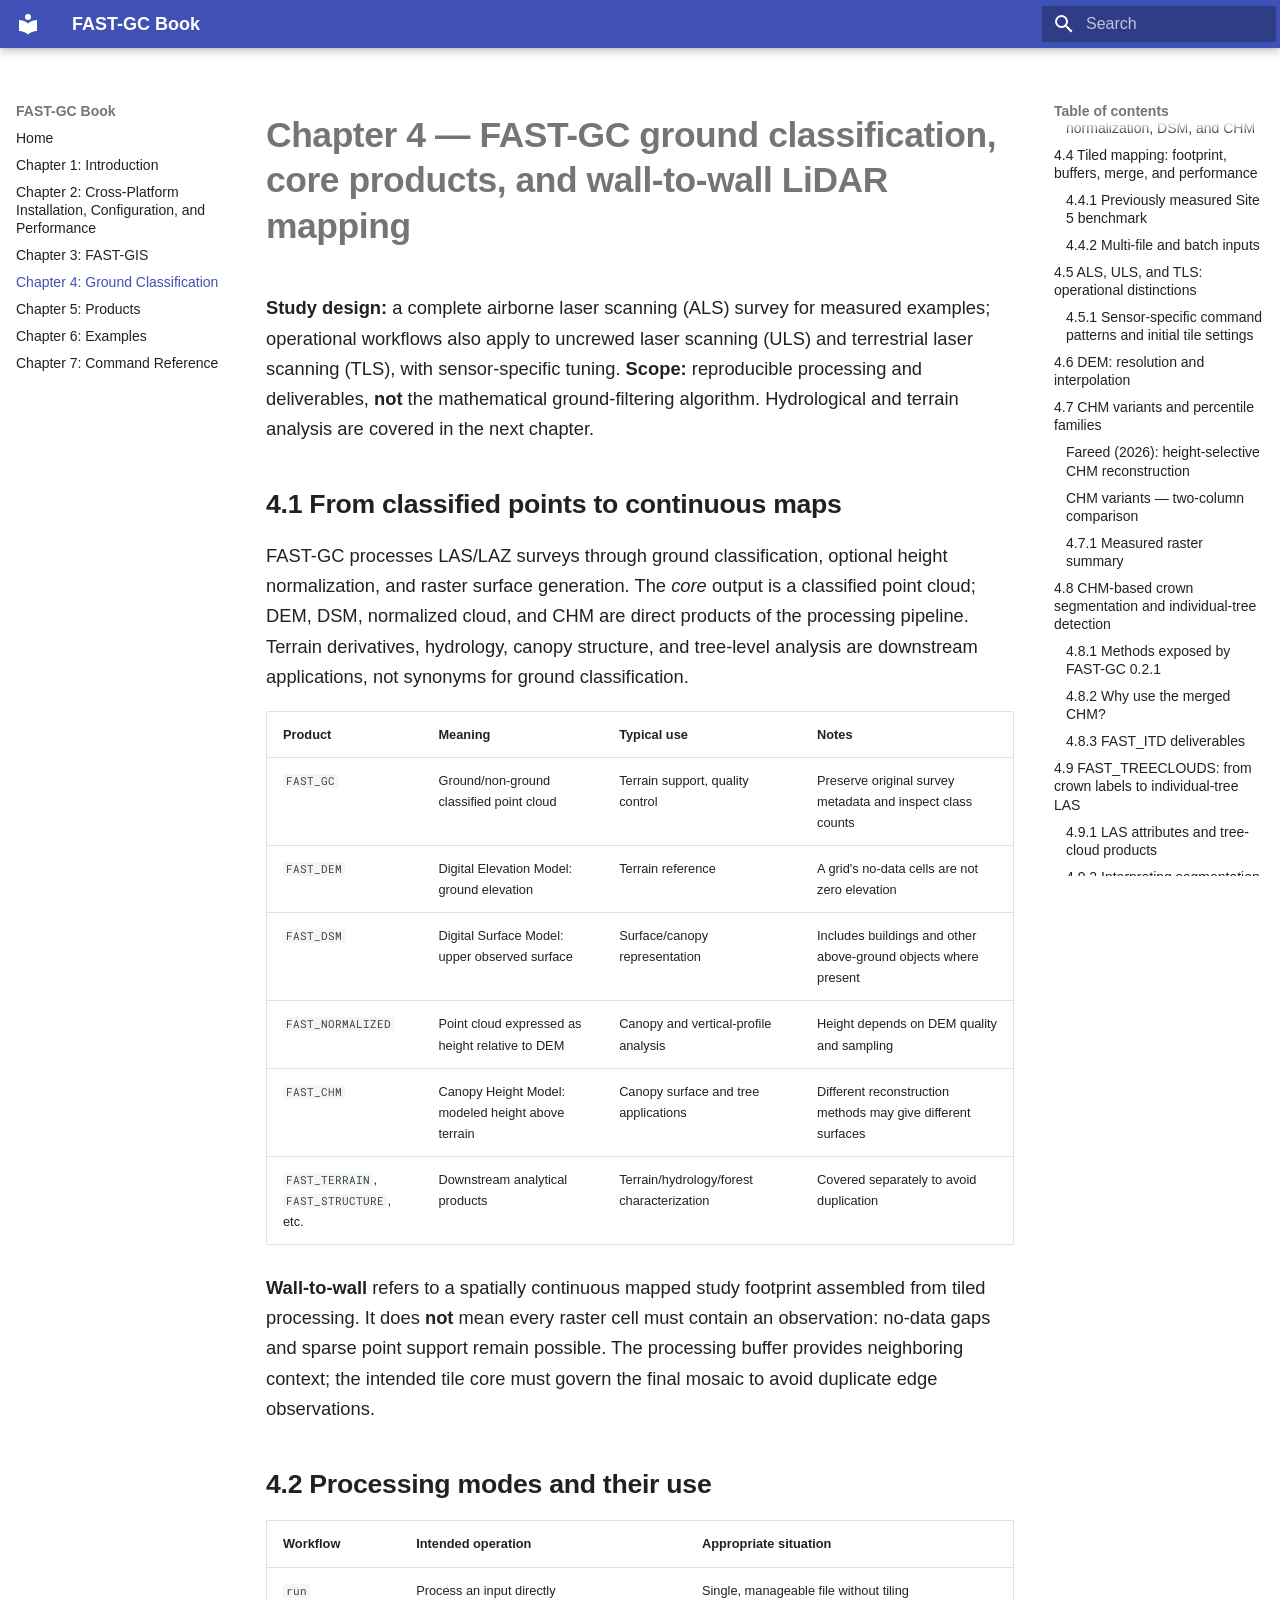
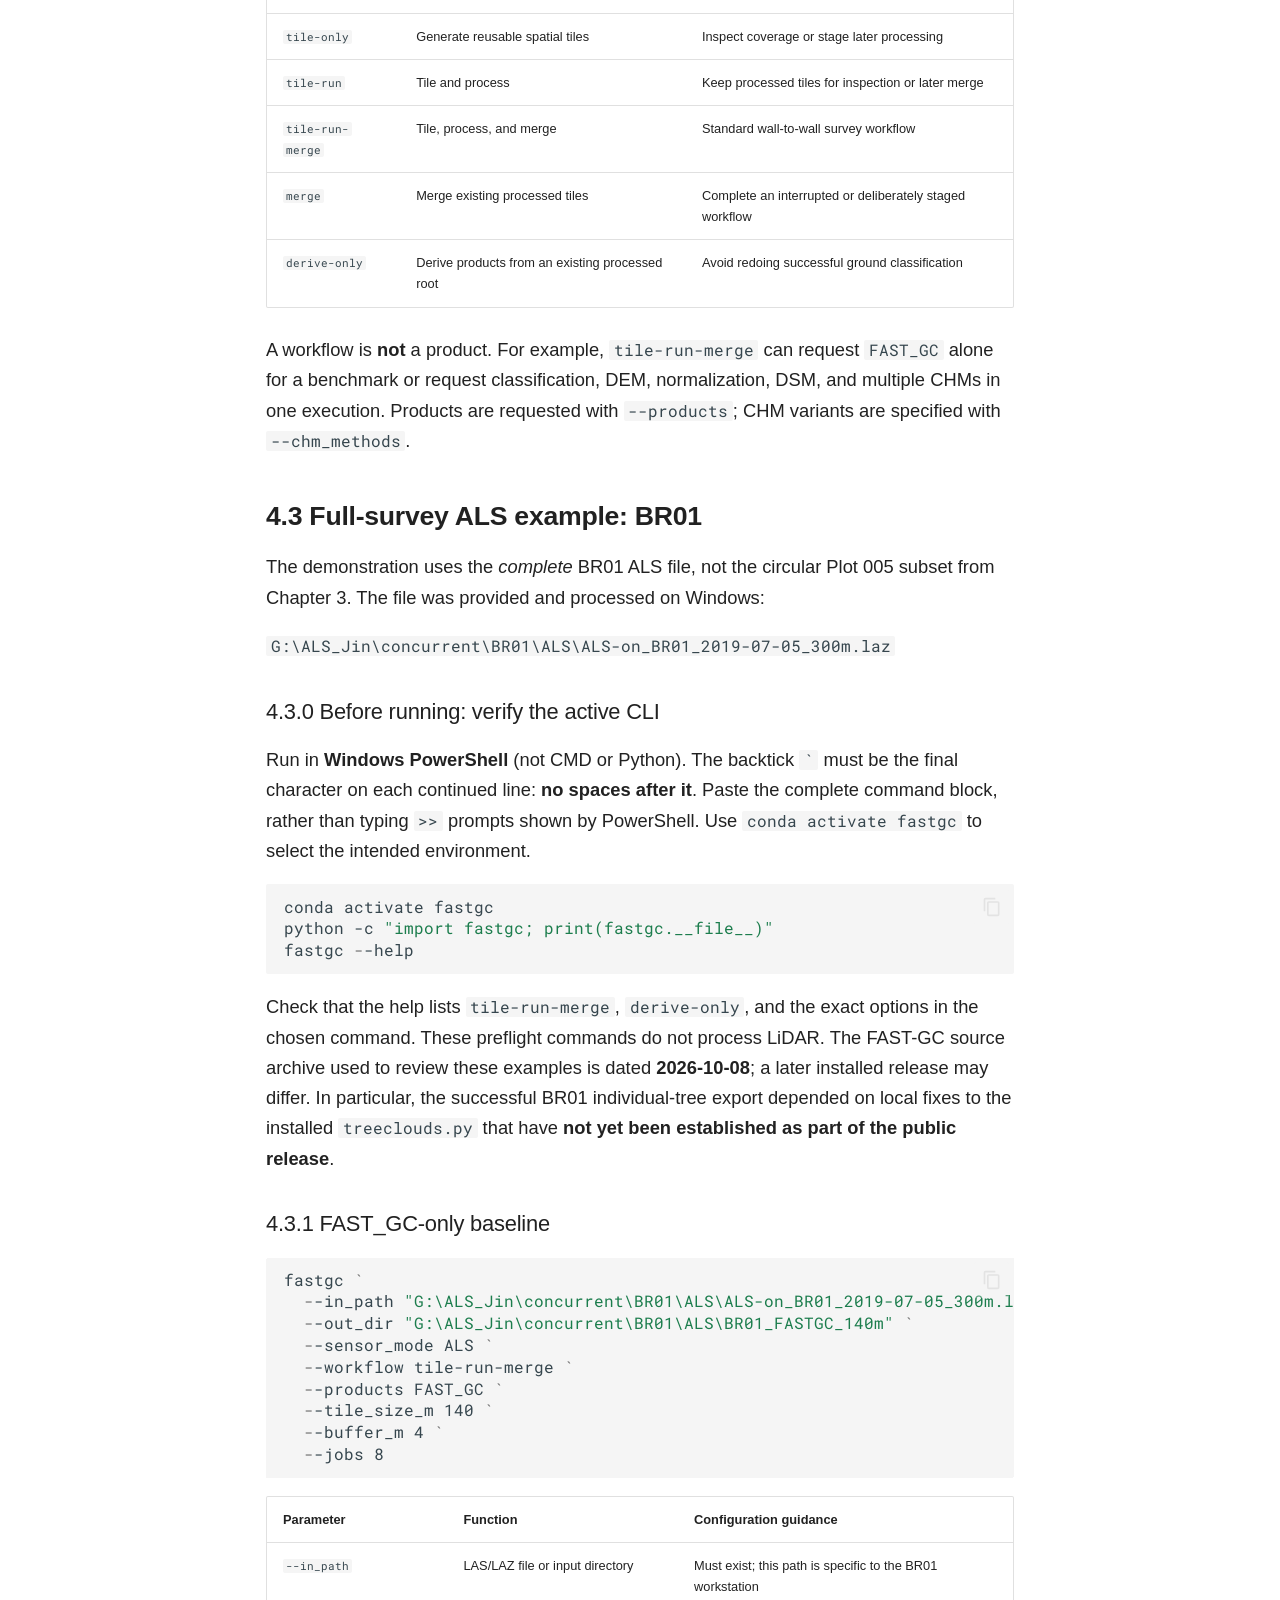
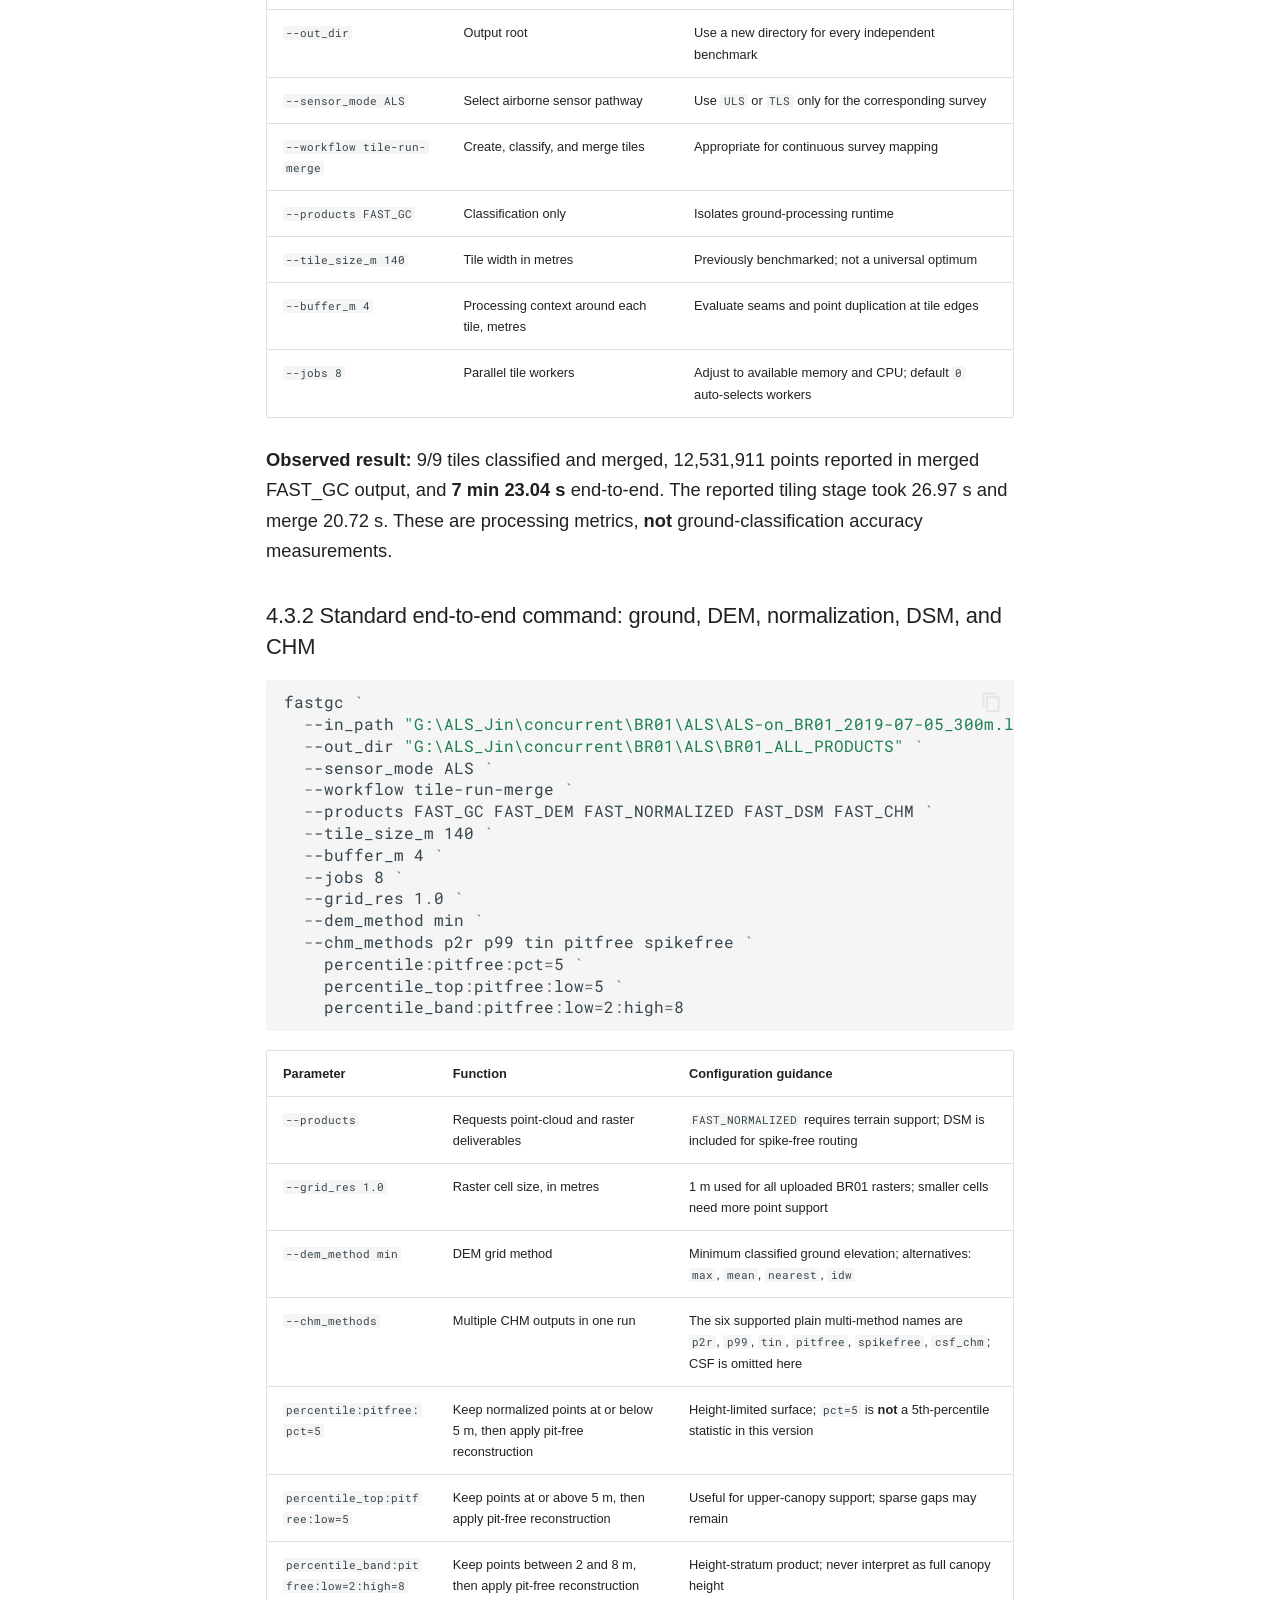
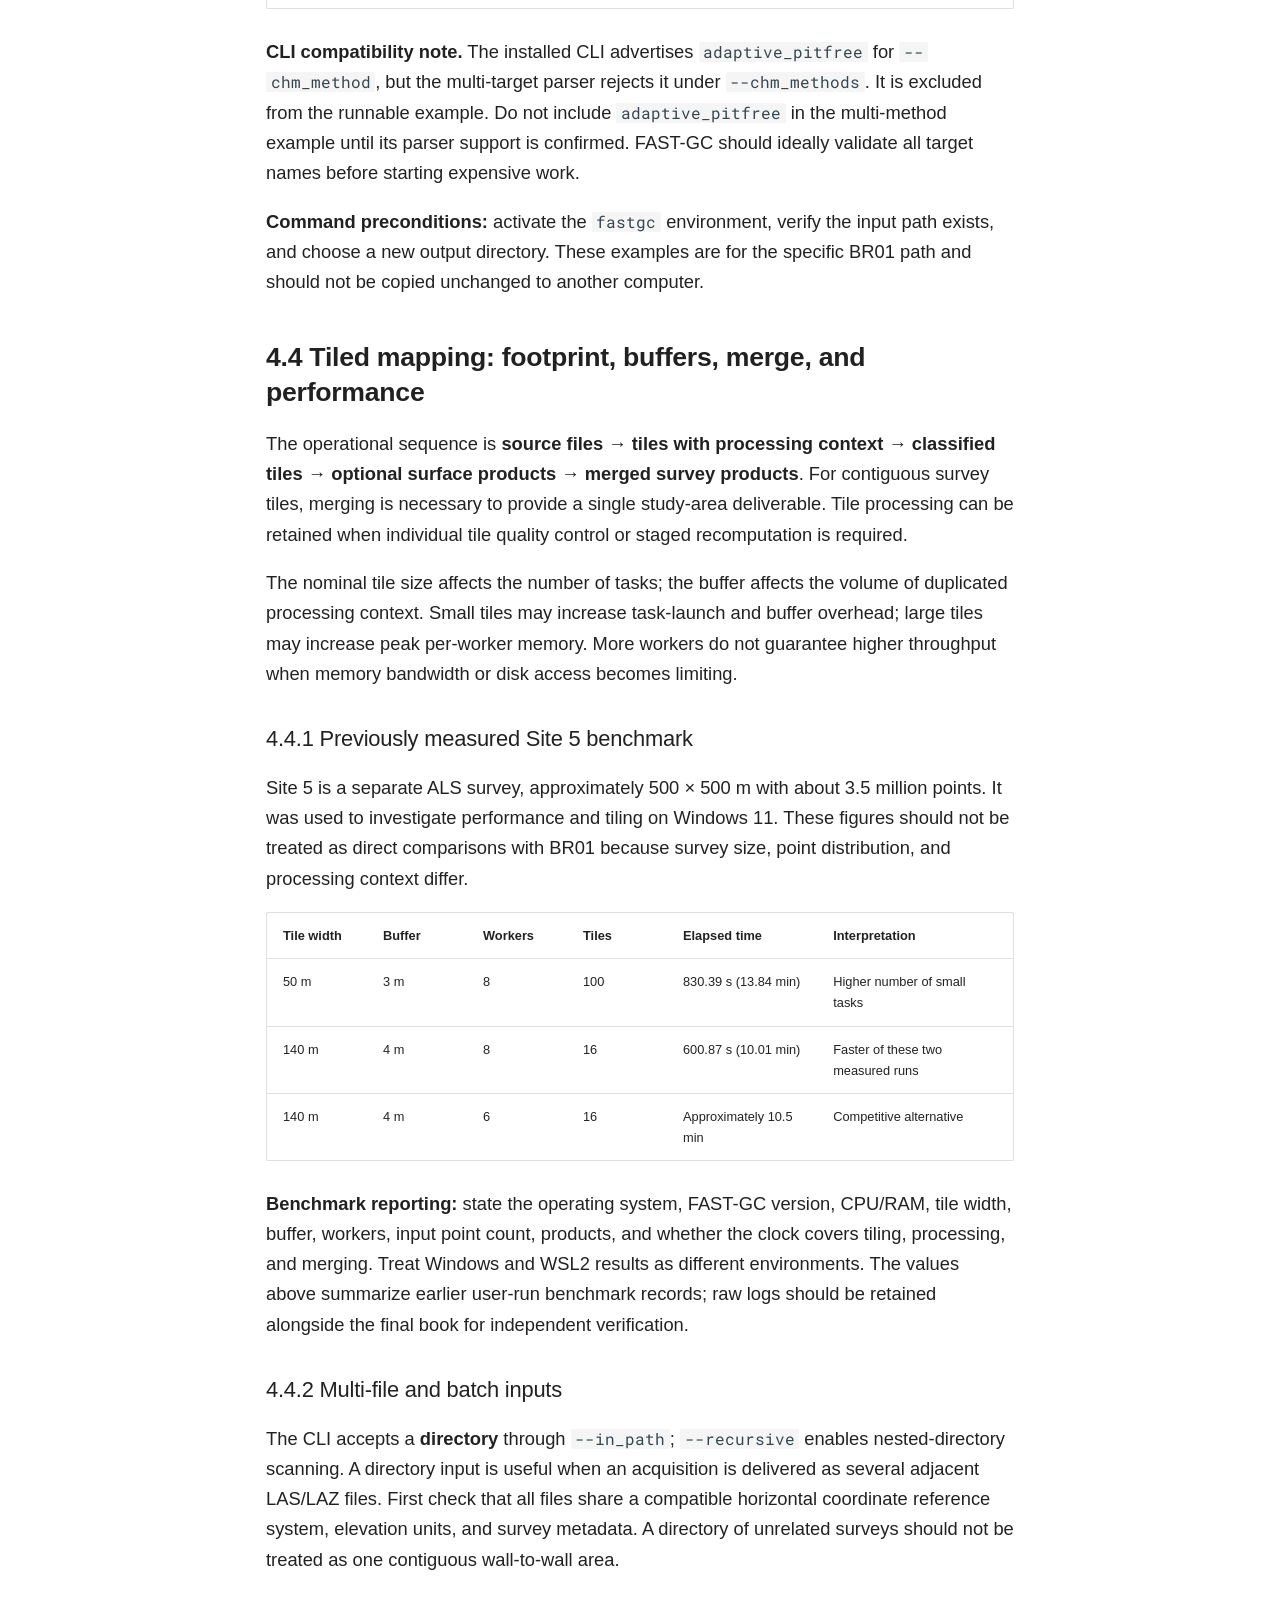
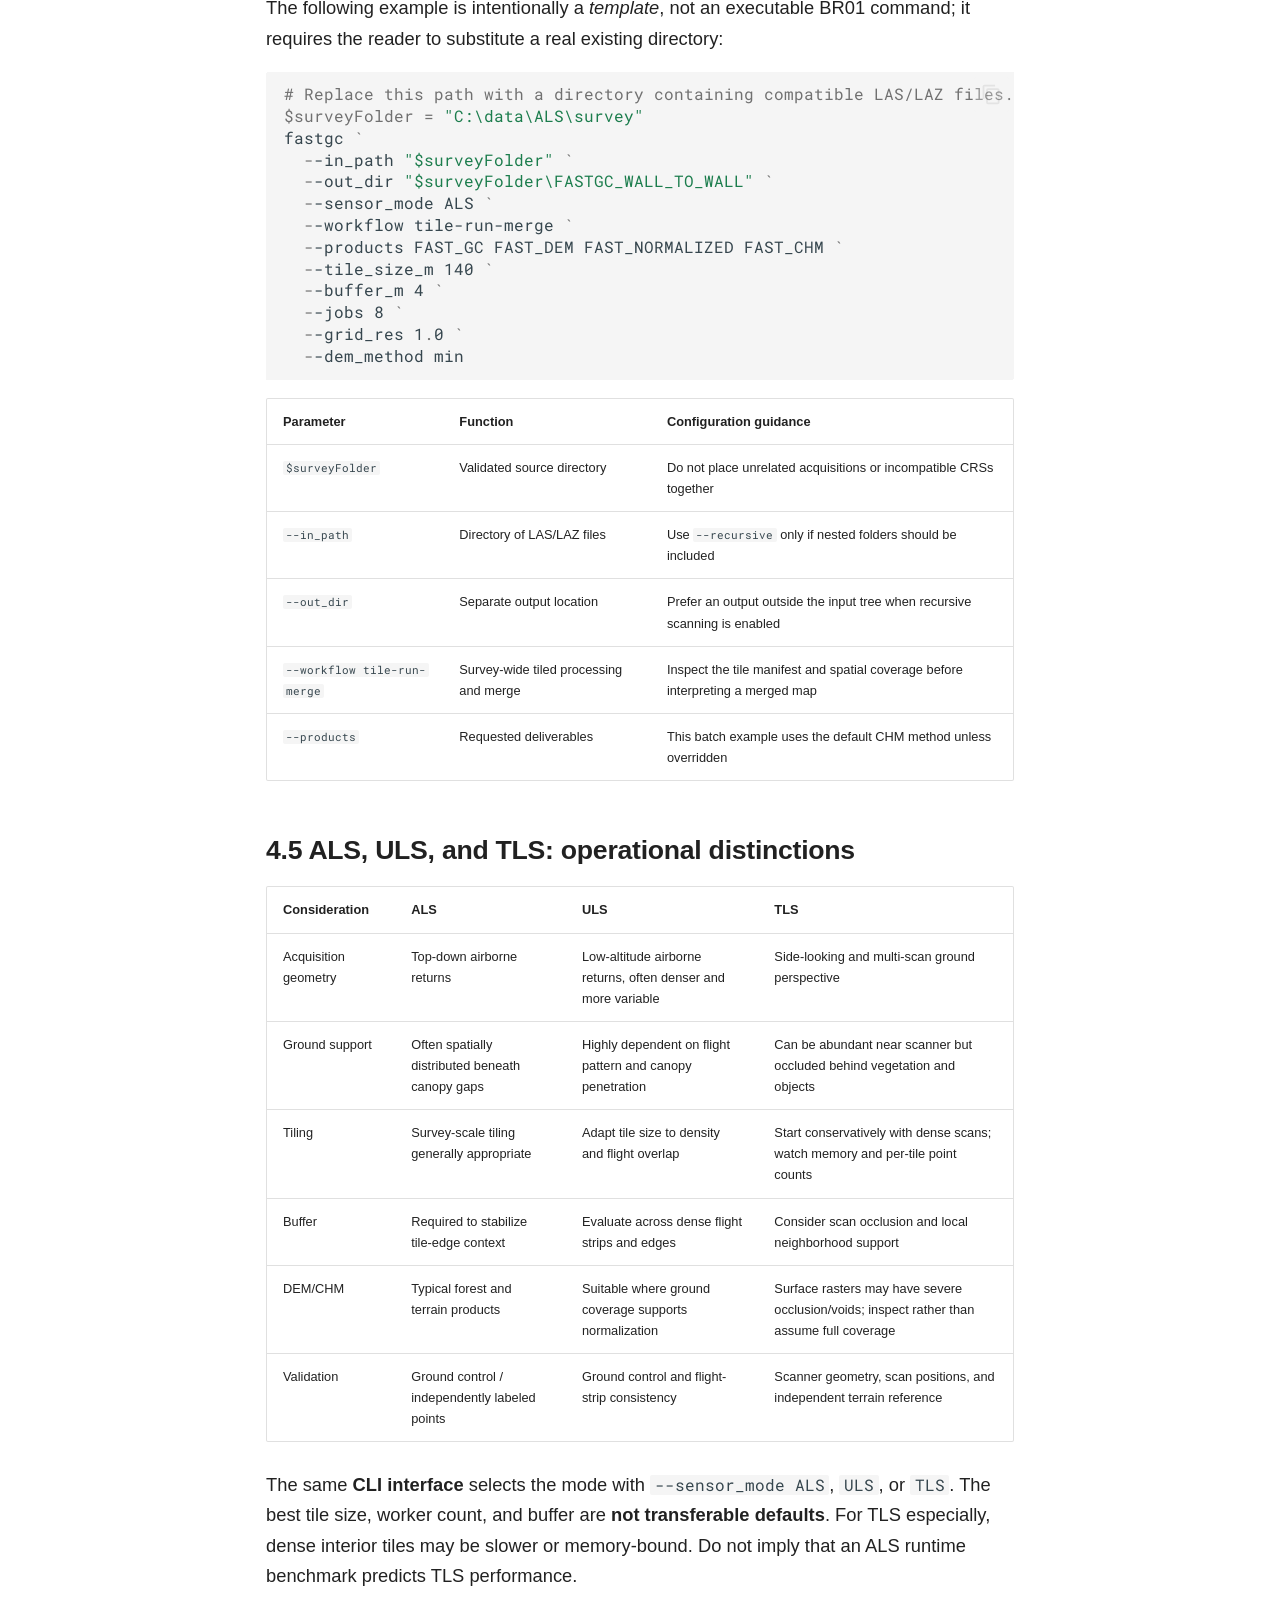
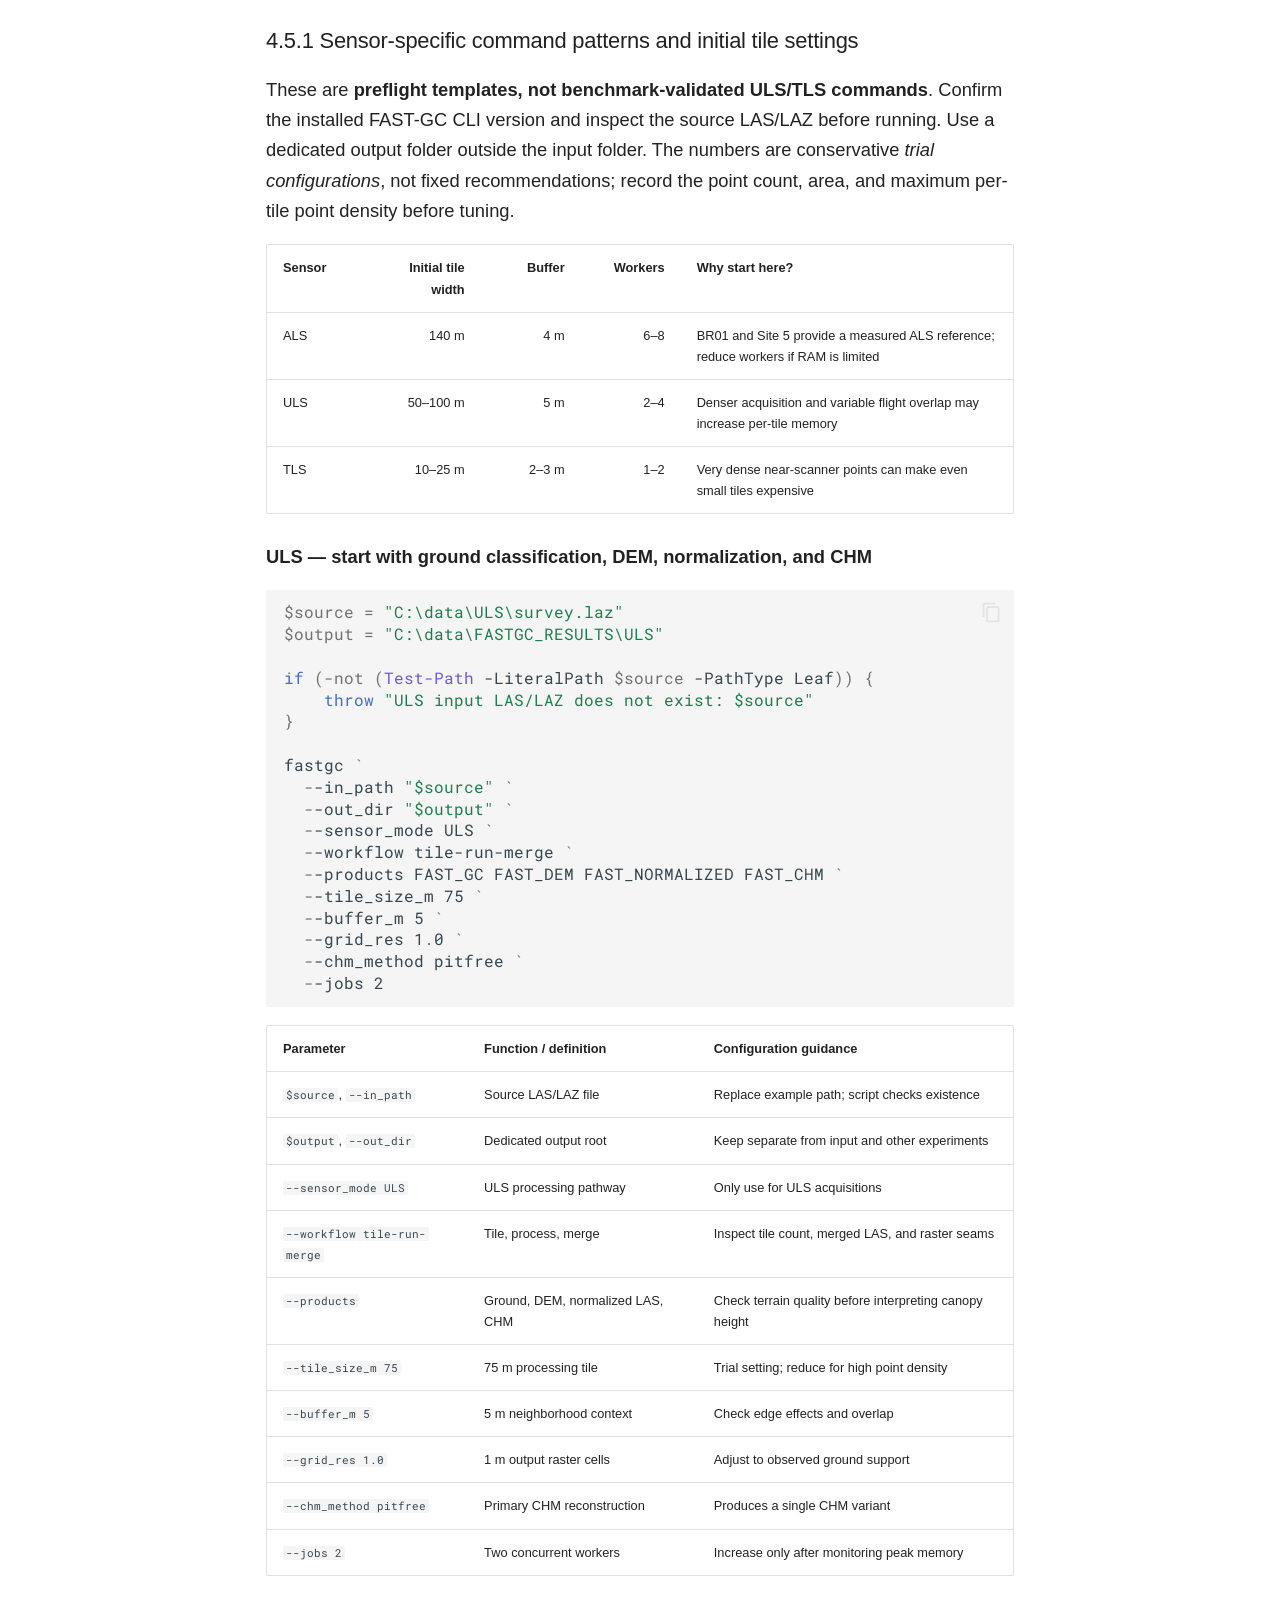
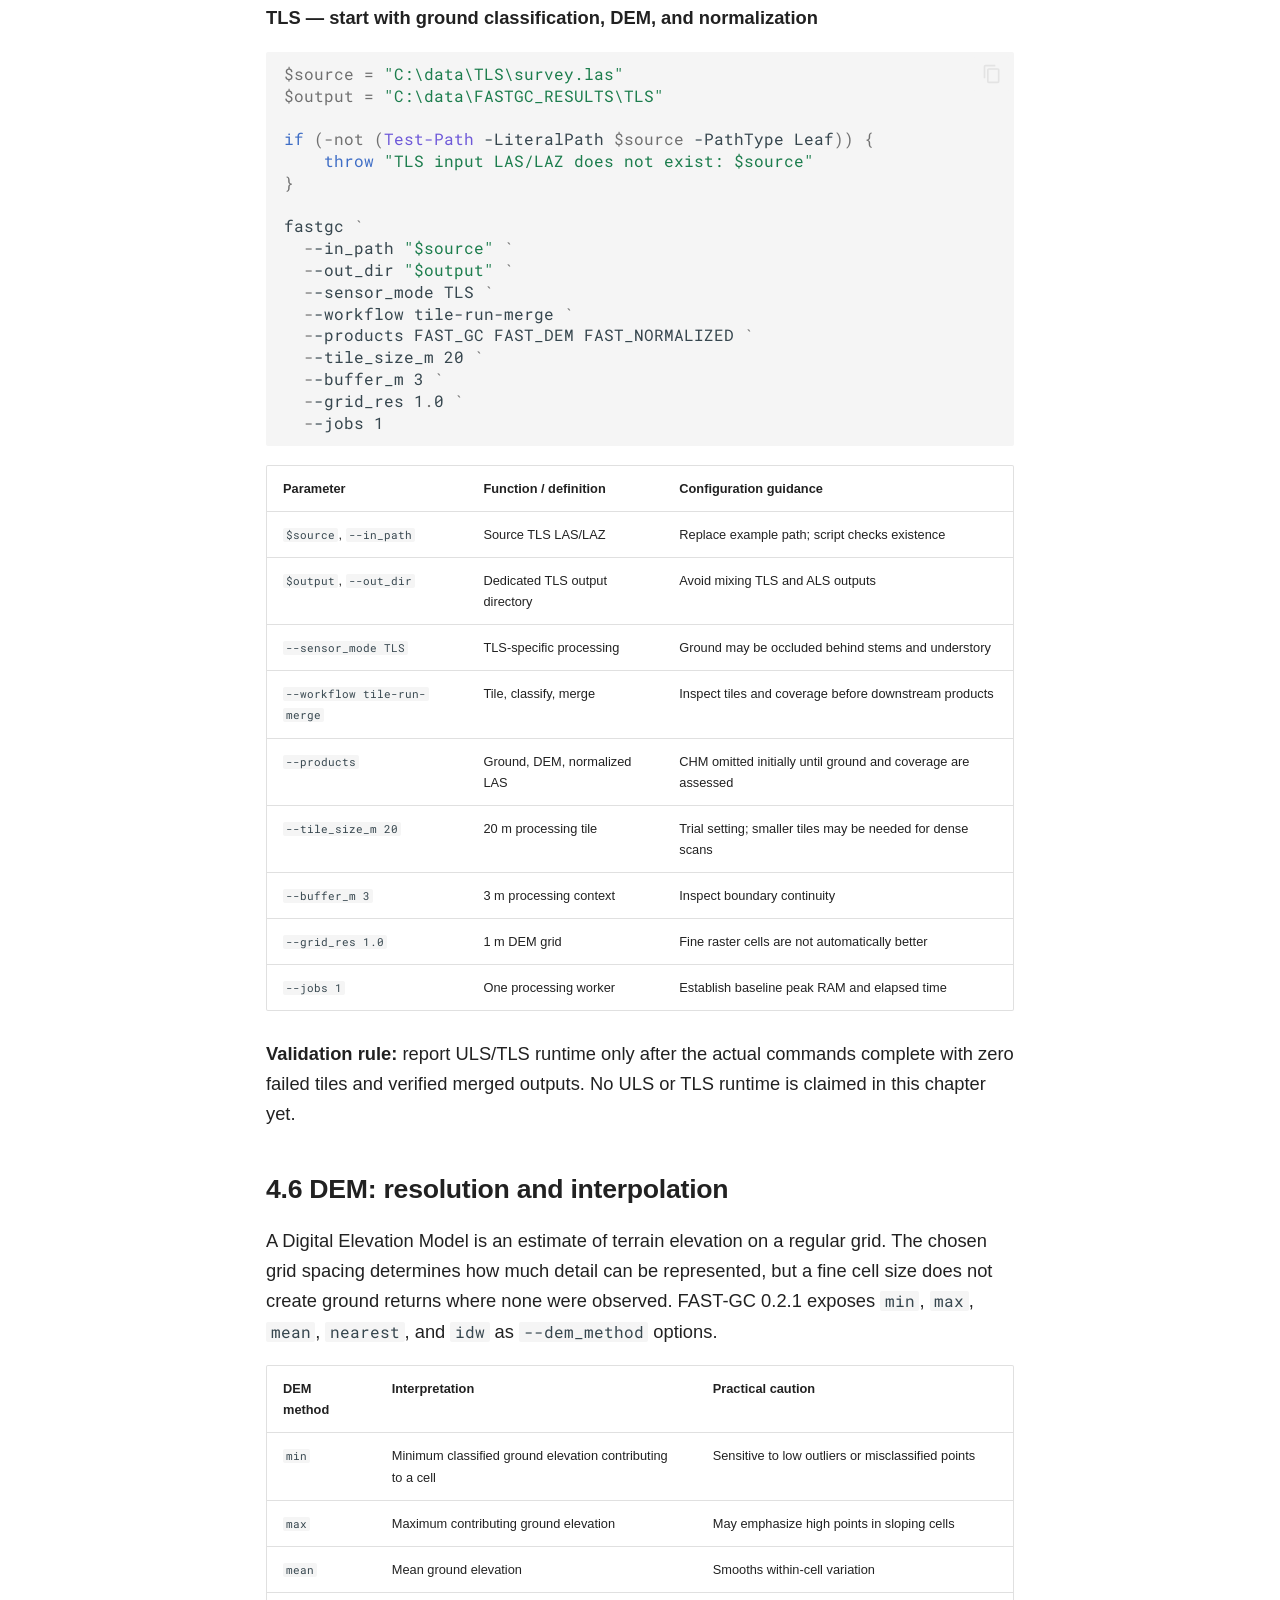
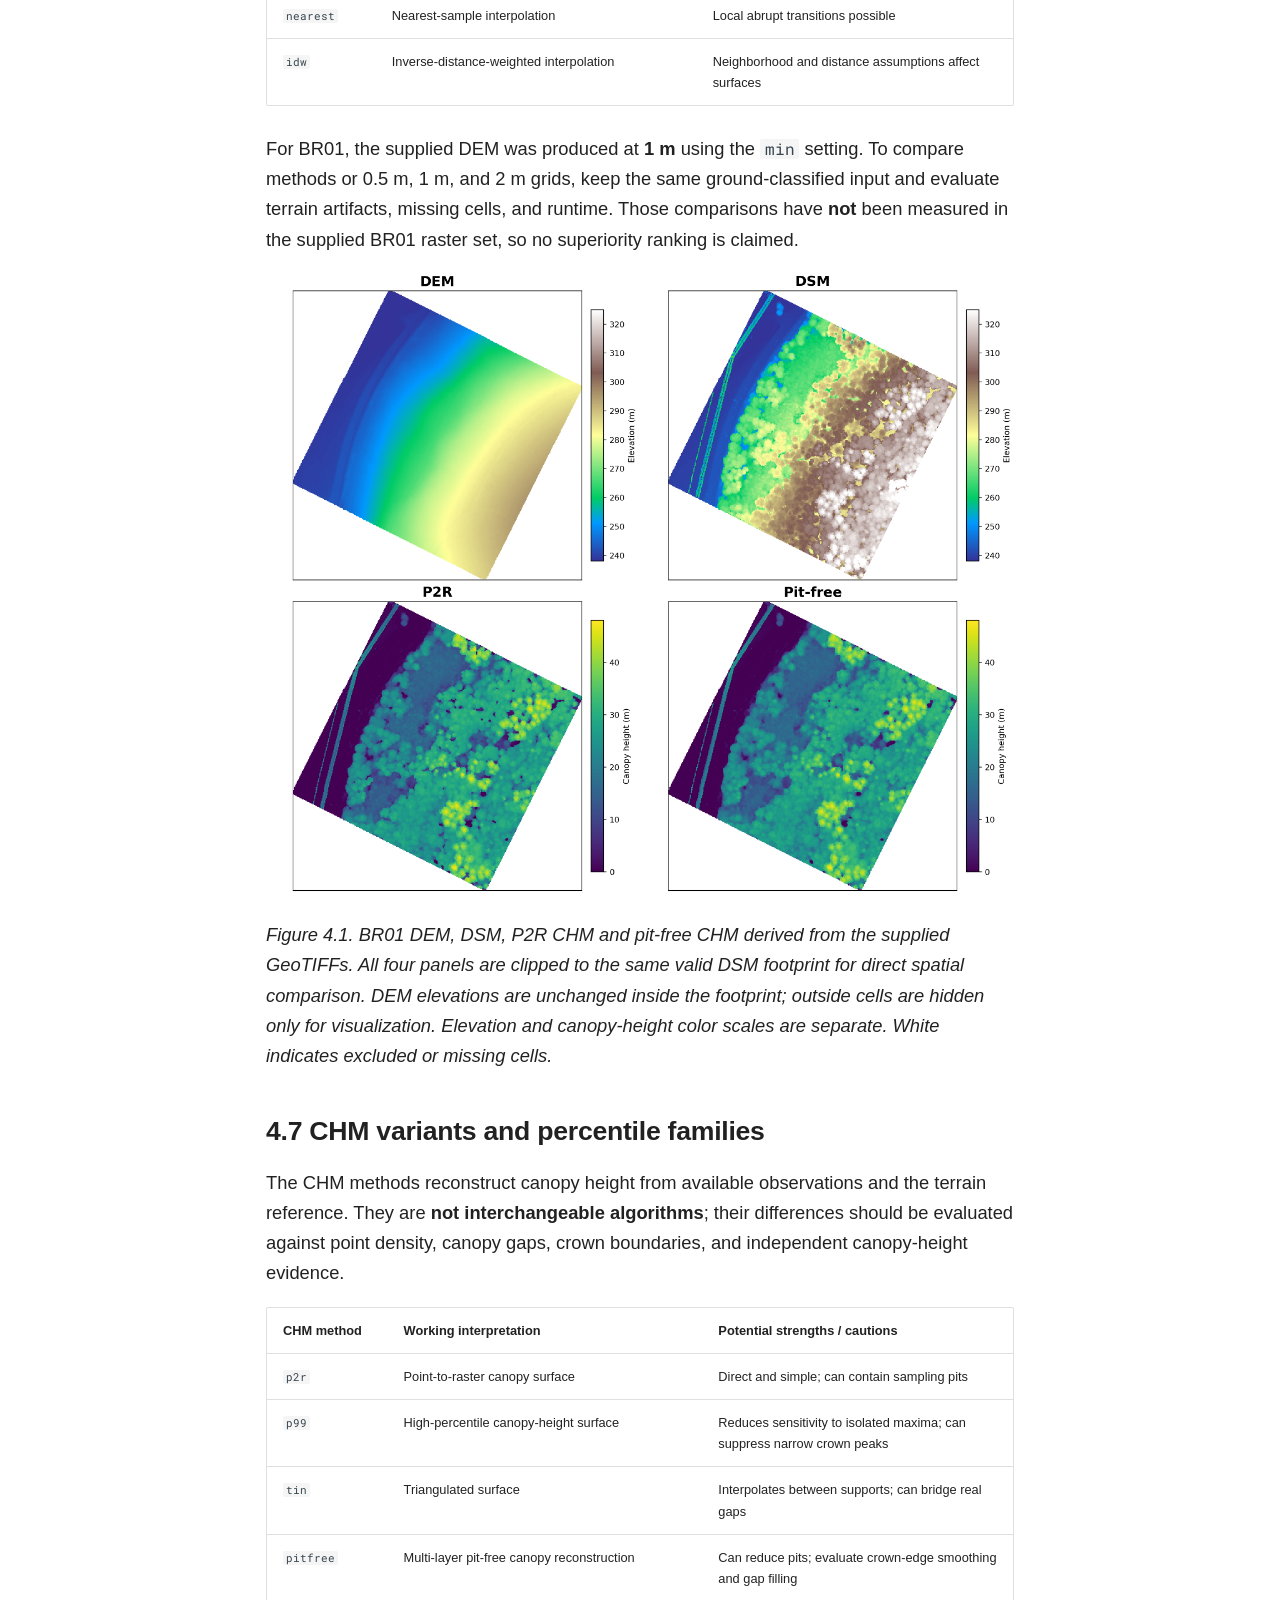
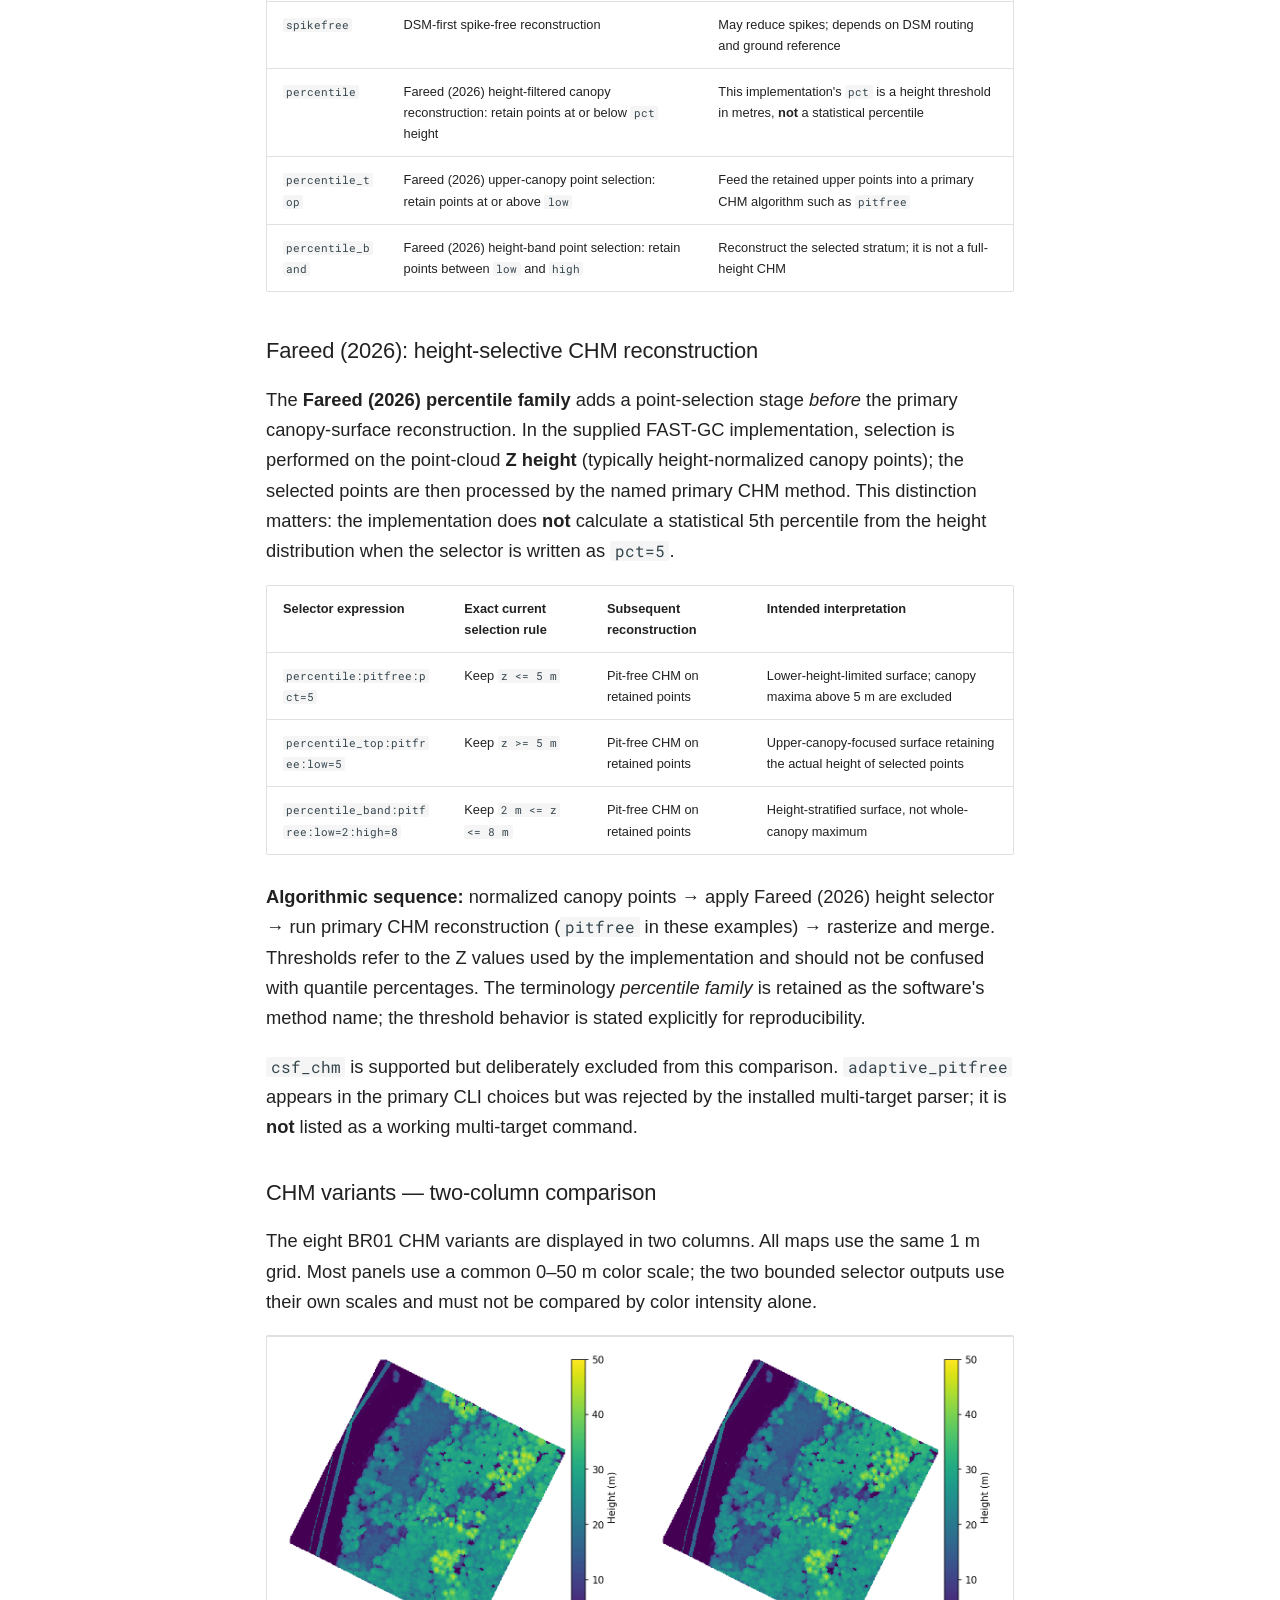
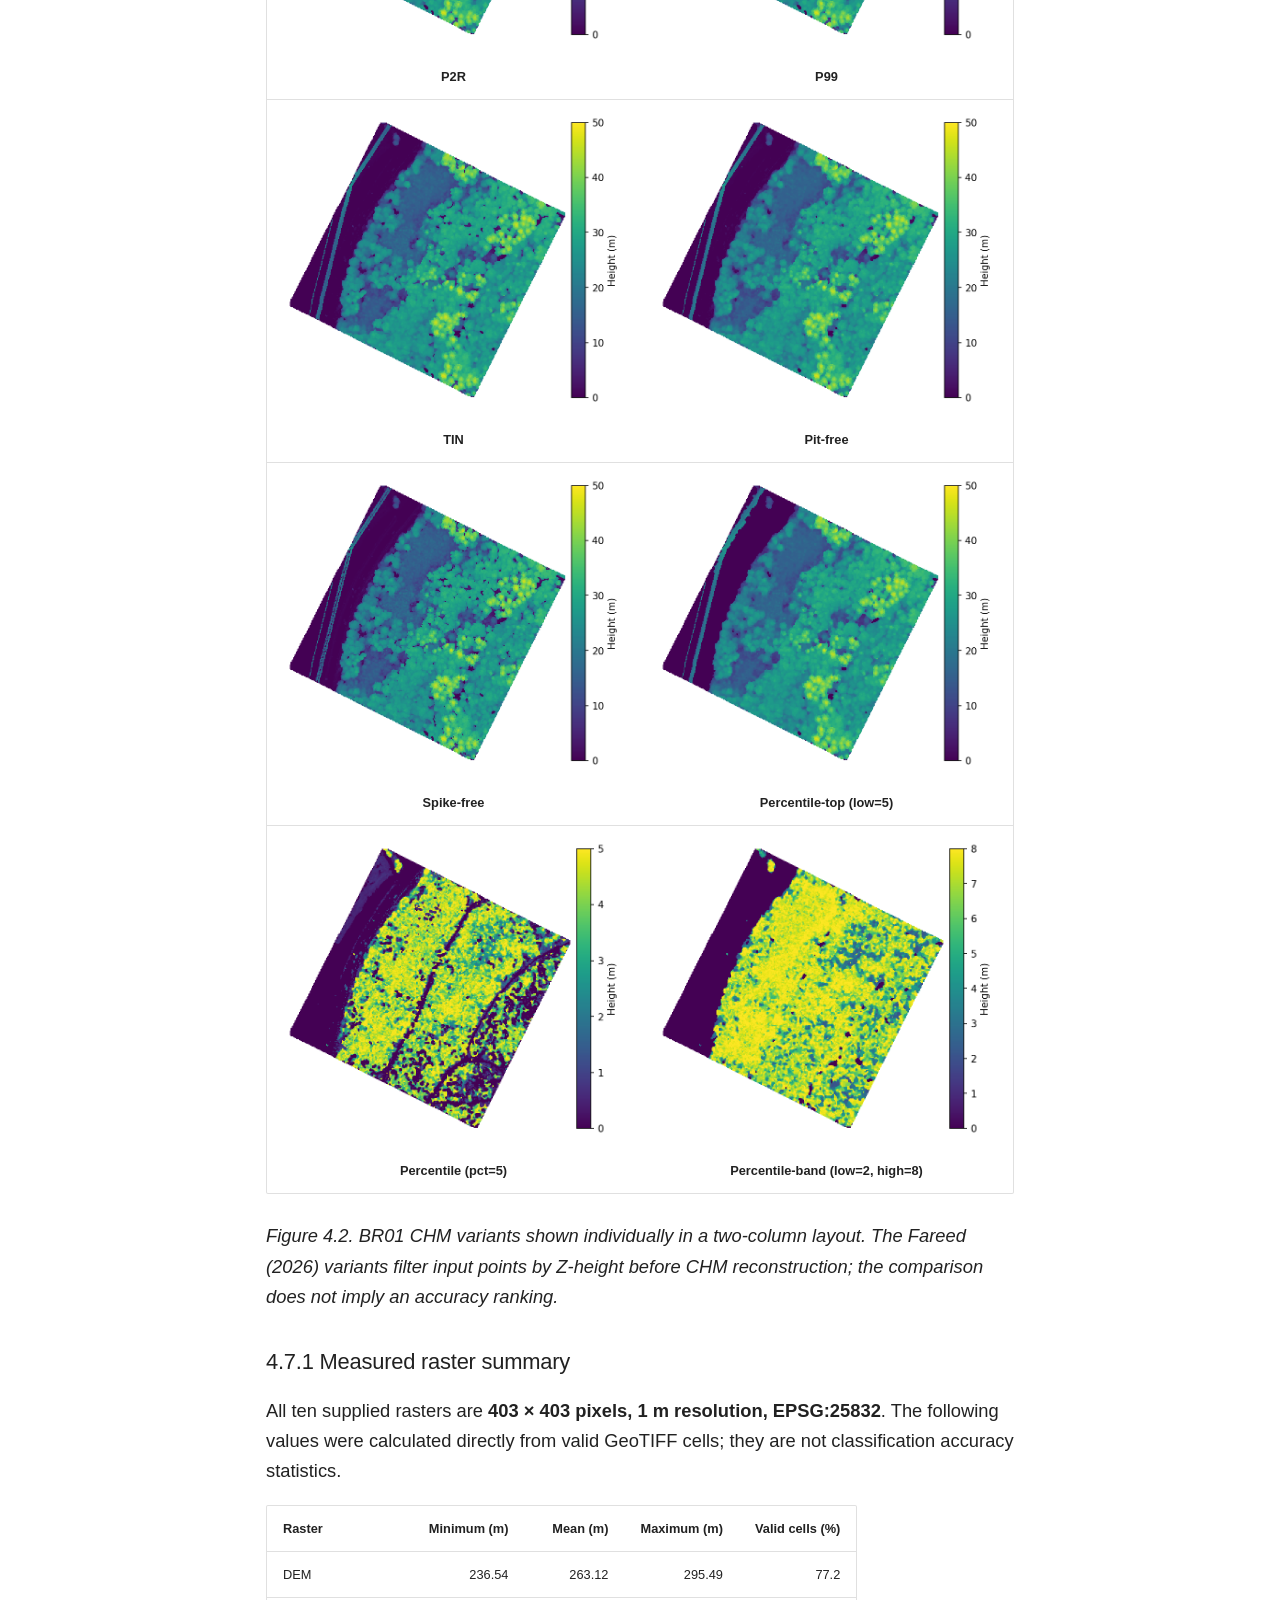
<file: 03-ground-classification/index.html>
<!DOCTYPE html><html lang="en" class="no-js"><head>
    
      <meta charset="utf-8">
      <meta name="viewport" content="width=device-width,initial-scale=1">
      
        <meta name="description" content="Practical FAST-GC LiDAR processing guide">
      
      
      
        <link rel="canonical" href="https://nadeemfareed.github.io/fastgcBOOK/03-ground-classification/">
      
      
        <link rel="prev" href="../02-fast-gis/">
      
      
        <link rel="next" href="../04-products/">
      
      
        
      
      
      <link rel="icon" href="../assets/images/favicon.png">
      <meta name="generator" content="mkdocs-1.6.1, mkdocs-material-9.8.0">
    
    
      
        <title>Chapter 4: Ground Classification - FAST-GC Book</title>
      
    
    
      <link rel="stylesheet" href="../assets/stylesheets/main.57a0d79d.min.css">
      
      


    
    
      
    
    
      
        
        
        <link rel="preconnect" href="https://fonts.gstatic.com" crossorigin="">
        <link rel="stylesheet" href="https://fonts.googleapis.com/css?family=Roboto:300,300i,400,400i,700,700i%7CRoboto+Mono:400,400i,700,700i&amp;display=fallback">
        <style>:root{--md-text-font:"Roboto";--md-code-font:"Roboto Mono"}</style>
      
    
    
      <link rel="stylesheet" href="../stylesheets/fastgc-book.css">
    
    <script>__md_scope=new URL("..",location),__md_hash=e=>[...e].reduce(((e,_)=>(e<<5)-e+_.charCodeAt(0)),0),__md_get=(e,_=localStorage,t=__md_scope)=>JSON.parse(_.getItem(t.pathname+"."+e)),__md_set=(e,_,t=localStorage,a=__md_scope)=>{try{t.setItem(a.pathname+"."+e,JSON.stringify(_))}catch(e){}}</script>
    
      

    
    
  <link href="../assets/stylesheets/glightbox.min.css" rel="stylesheet"><script src="../assets/javascripts/glightbox.min.js"></script><style id="glightbox-style">
            html.glightbox-open { overflow: initial; height: 100%; }
            .gslide-title { margin-top: 0px; user-select: text; }
            .gslide-desc { color: #666; user-select: text; }
            .gslide-image img { background: white; }
            .gscrollbar-fixer { padding-right: 15px; }
            .gdesc-inner { font-size: 0.75rem; }
            body[data-md-color-scheme="slate"] .gdesc-inner { background: var(--md-default-bg-color); }
            body[data-md-color-scheme="slate"] .gslide-title { color: var(--md-default-fg-color); }
            body[data-md-color-scheme="slate"] .gslide-desc { color: var(--md-default-fg-color); }
        </style></head>
  
  
    <body dir="ltr">
  
    
    <input class="md-toggle" data-md-toggle="drawer" type="checkbox" id="__drawer" autocomplete="off">
    <input class="md-toggle" data-md-toggle="search" type="checkbox" id="__search" autocomplete="off">
    <label class="md-overlay" for="__drawer"></label>
    <div data-md-component="skip">
      
        
        <a href="#chapter-4-fast-gc-ground-classification-core-products-and-wall-to-wall-lidar-mapping" class="md-skip">
          Skip to content
        </a>
      
    </div>
    <div data-md-component="announce">
      
    </div>
    
    
      

  

<header class="md-header md-header--shadow" data-md-component="header">
  <nav class="md-header__inner md-grid" aria-label="Header">
    <a href=".." title="FAST-GC Book" class="md-header__button md-logo" aria-label="FAST-GC Book" data-md-component="logo">
      
  
  <svg xmlns="http://www.w3.org/2000/svg" viewBox="0 0 24 24"><path d="M12 8a3 3 0 0 0 3-3 3 3 0 0 0-3-3 3 3 0 0 0-3 3 3 3 0 0 0 3 3m0 3.54C9.64 9.35 6.5 8 3 8v11c3.5 0 6.64 1.35 9 3.54 2.36-2.19 5.5-3.54 9-3.54V8c-3.5 0-6.64 1.35-9 3.54"></path></svg>

    </a>
    <label class="md-header__button md-icon" for="__drawer">
      
      <svg xmlns="http://www.w3.org/2000/svg" viewBox="0 0 24 24"><path d="M3 6h18v2H3zm0 5h18v2H3zm0 5h18v2H3z"></path></svg>
    </label>
    <div class="md-header__title" data-md-component="header-title">
      <div class="md-header__ellipsis">
        <div class="md-header__topic">
          <span class="md-ellipsis">
            FAST-GC Book
          </span>
        </div>
        <div class="md-header__topic" data-md-component="header-topic">
          <span class="md-ellipsis">
            
              Chapter 4: Ground Classification
            
          </span>
        </div>
      </div>
    </div>
    
    
      <script>var palette=__md_get("__palette");if(palette&&palette.color){if("(prefers-color-scheme)"===palette.color.media){var media=matchMedia("(prefers-color-scheme: light)"),input=document.querySelector(media.matches?"[data-md-color-media='(prefers-color-scheme: light)']":"[data-md-color-media='(prefers-color-scheme: dark)']");palette.color.media=input.getAttribute("data-md-color-media"),palette.color.scheme=input.getAttribute("data-md-color-scheme"),palette.color.primary=input.getAttribute("data-md-color-primary"),palette.color.accent=input.getAttribute("data-md-color-accent")}for(var[key,value]of Object.entries(palette.color))document.body.setAttribute("data-md-color-"+key,value)}</script>
    
    
    
      
      
        <label class="md-header__button md-icon" for="__search">
          
          <svg xmlns="http://www.w3.org/2000/svg" viewBox="0 0 24 24"><path d="M9.5 3A6.5 6.5 0 0 1 16 9.5c0 1.61-.59 3.09-1.56 4.23l.27.27h.79l5 5-1.5 1.5-5-5v-.79l-.27-.27A6.52 6.52 0 0 1 9.5 16 6.5 6.5 0 0 1 3 9.5 6.5 6.5 0 0 1 9.5 3m0 2C7 5 5 7 5 9.5S7 14 9.5 14 14 12 14 9.5 12 5 9.5 5"></path></svg>
        </label>
        <div class="md-search" data-md-component="search" role="dialog">
  <label class="md-search__overlay" for="__search"></label>
  <div class="md-search__inner" role="search">
    <form class="md-search__form" name="search">
      <input type="text" class="md-search__input" name="query" aria-label="Search" placeholder="Search" autocapitalize="off" autocorrect="off" autocomplete="off" spellcheck="false" data-md-component="search-query" required="">
      <label class="md-search__icon md-icon" for="__search">
        
        <svg xmlns="http://www.w3.org/2000/svg" viewBox="0 0 24 24"><path d="M9.5 3A6.5 6.5 0 0 1 16 9.5c0 1.61-.59 3.09-1.56 4.23l.27.27h.79l5 5-1.5 1.5-5-5v-.79l-.27-.27A6.52 6.52 0 0 1 9.5 16 6.5 6.5 0 0 1 3 9.5 6.5 6.5 0 0 1 9.5 3m0 2C7 5 5 7 5 9.5S7 14 9.5 14 14 12 14 9.5 12 5 9.5 5"></path></svg>
        
        <svg xmlns="http://www.w3.org/2000/svg" viewBox="0 0 24 24"><path d="M20 11v2H8l5.5 5.5-1.42 1.42L4.16 12l7.92-7.92L13.5 5.5 8 11z"></path></svg>
      </label>
      <nav class="md-search__options" aria-label="Search">
        
        <button type="reset" class="md-search__icon md-icon" title="Clear" aria-label="Clear" tabindex="-1">
          
          <svg xmlns="http://www.w3.org/2000/svg" viewBox="0 0 24 24"><path d="M19 6.41 17.59 5 12 10.59 6.41 5 5 6.41 10.59 12 5 17.59 6.41 19 12 13.41 17.59 19 19 17.59 13.41 12z"></path></svg>
        </button>
      </nav>
      
        <div class="md-search__suggest" data-md-component="search-suggest"></div>
      
    </form>
    <div class="md-search__output">
      <div class="md-search__scrollwrap" tabindex="0" data-md-scrollfix="">
        <div class="md-search-result" data-md-component="search-result">
          <div class="md-search-result__meta">
            Initializing search
          </div>
          <ol class="md-search-result__list" role="presentation"></ol>
        </div>
      </div>
    </div>
  </div>
</div>
      
    
    
  </nav>
  
</header>
    
    <div class="md-container" data-md-component="container">
      
      
        
          
        
      
      <main class="md-main" data-md-component="main">
        <div class="md-main__inner md-grid">
          
            
              
              <div class="md-sidebar md-sidebar--primary" data-md-component="sidebar" data-md-type="navigation">
                <div class="md-sidebar__scrollwrap">
                  <div class="md-sidebar__inner">
                    



<nav class="md-nav md-nav--primary" aria-label="Navigation" data-md-level="0">
  <label class="md-nav__title" for="__drawer">
    <a href=".." title="FAST-GC Book" class="md-nav__button md-logo" aria-label="FAST-GC Book" data-md-component="logo">
      
  
  <svg xmlns="http://www.w3.org/2000/svg" viewBox="0 0 24 24"><path d="M12 8a3 3 0 0 0 3-3 3 3 0 0 0-3-3 3 3 0 0 0-3 3 3 3 0 0 0 3 3m0 3.54C9.64 9.35 6.5 8 3 8v11c3.5 0 6.64 1.35 9 3.54 2.36-2.19 5.5-3.54 9-3.54V8c-3.5 0-6.64 1.35-9 3.54"></path></svg>

    </a>
    FAST-GC Book
  </label>
  
  <ul class="md-nav__list" data-md-scrollfix="">
    
      
      
  
  
  
  
    <li class="md-nav__item">
      <a href=".." class="md-nav__link">
        
  
  
  <span class="md-ellipsis">
    
  
    Home
  

    
  </span>
  
  

      </a>
    </li>
  

    
      
      
  
  
  
  
    <li class="md-nav__item">
      <a href="../01-introduction/" class="md-nav__link">
        
  
  
  <span class="md-ellipsis">
    
  
    Chapter 1: Introduction
  

    
  </span>
  
  

      </a>
    </li>
  

    
      
      
  
  
  
  
    <li class="md-nav__item">
      <a href="../02-installation/" class="md-nav__link">
        
  
  
  <span class="md-ellipsis">
    
  
    Chapter 2: Cross-Platform Installation, Configuration, and Performance
  

    
  </span>
  
  

      </a>
    </li>
  

    
      
      
  
  
  
  
    <li class="md-nav__item">
      <a href="../02-fast-gis/" class="md-nav__link">
        
  
  
  <span class="md-ellipsis">
    
  
    Chapter 3: FAST-GIS
  

    
  </span>
  
  

      </a>
    </li>
  

    
      
      
  
  
    
  
  
  
    <li class="md-nav__item md-nav__item--active">
      
      <input class="md-nav__toggle md-toggle" type="checkbox" id="__toc">
      
      
        
      
      
        <label class="md-nav__link md-nav__link--active" for="__toc">
          
  
  
  <span class="md-ellipsis">
    
  
    Chapter 4: Ground Classification
  

    
  </span>
  
  

          <span class="md-nav__icon md-icon"></span>
        </label>
      
      <a href="./" class="md-nav__link md-nav__link--active">
        
  
  
  <span class="md-ellipsis">
    
  
    Chapter 4: Ground Classification
  

    
  </span>
  
  

      </a>
      
        

<nav class="md-nav md-nav--secondary" aria-label="Table of contents">
  
  
  
    
  
  
    <label class="md-nav__title" for="__toc">
      <span class="md-nav__icon md-icon"></span>
      Table of contents
    </label>
    <ul class="md-nav__list" data-md-component="toc" data-md-scrollfix="">
      
        <li class="md-nav__item">
  <a href="#41-from-classified-points-to-continuous-maps" class="md-nav__link">
    <span class="md-ellipsis">
      
        4.1 From classified points to continuous maps
      
    </span>
  </a>
  
</li>
      
        <li class="md-nav__item">
  <a href="#42-processing-modes-and-their-use" class="md-nav__link">
    <span class="md-ellipsis">
      
        4.2 Processing modes and their use
      
    </span>
  </a>
  
</li>
      
        <li class="md-nav__item">
  <a href="#43-full-survey-als-example-br01" class="md-nav__link">
    <span class="md-ellipsis">
      
        4.3 Full-survey ALS example: BR01
      
    </span>
  </a>
  
    <nav class="md-nav" aria-label="4.3 Full-survey ALS example: BR01">
      <ul class="md-nav__list">
        
          <li class="md-nav__item">
  <a href="#430-before-running-verify-the-active-cli" class="md-nav__link">
    <span class="md-ellipsis">
      
        4.3.0 Before running: verify the active CLI
      
    </span>
  </a>
  
</li>
        
          <li class="md-nav__item">
  <a href="#431-fast_gc-only-baseline" class="md-nav__link">
    <span class="md-ellipsis">
      
        4.3.1 FAST_GC-only baseline
      
    </span>
  </a>
  
</li>
        
          <li class="md-nav__item">
  <a href="#432-standard-end-to-end-command-ground-dem-normalization-dsm-and-chm" class="md-nav__link">
    <span class="md-ellipsis">
      
        4.3.2 Standard end-to-end command: ground, DEM, normalization, DSM, and CHM
      
    </span>
  </a>
  
</li>
        
      </ul>
    </nav>
  
</li>
      
        <li class="md-nav__item">
  <a href="#44-tiled-mapping-footprint-buffers-merge-and-performance" class="md-nav__link">
    <span class="md-ellipsis">
      
        4.4 Tiled mapping: footprint, buffers, merge, and performance
      
    </span>
  </a>
  
    <nav class="md-nav" aria-label="4.4 Tiled mapping: footprint, buffers, merge, and performance">
      <ul class="md-nav__list">
        
          <li class="md-nav__item">
  <a href="#441-previously-measured-site-5-benchmark" class="md-nav__link">
    <span class="md-ellipsis">
      
        4.4.1 Previously measured Site 5 benchmark
      
    </span>
  </a>
  
</li>
        
          <li class="md-nav__item">
  <a href="#442-multi-file-and-batch-inputs" class="md-nav__link">
    <span class="md-ellipsis">
      
        4.4.2 Multi-file and batch inputs
      
    </span>
  </a>
  
</li>
        
      </ul>
    </nav>
  
</li>
      
        <li class="md-nav__item">
  <a href="#45-als-uls-and-tls-operational-distinctions" class="md-nav__link">
    <span class="md-ellipsis">
      
        4.5 ALS, ULS, and TLS: operational distinctions
      
    </span>
  </a>
  
    <nav class="md-nav" aria-label="4.5 ALS, ULS, and TLS: operational distinctions">
      <ul class="md-nav__list">
        
          <li class="md-nav__item">
  <a href="#451-sensor-specific-command-patterns-and-initial-tile-settings" class="md-nav__link">
    <span class="md-ellipsis">
      
        4.5.1 Sensor-specific command patterns and initial tile settings
      
    </span>
  </a>
  
</li>
        
      </ul>
    </nav>
  
</li>
      
        <li class="md-nav__item">
  <a href="#46-dem-resolution-and-interpolation" class="md-nav__link">
    <span class="md-ellipsis">
      
        4.6 DEM: resolution and interpolation
      
    </span>
  </a>
  
</li>
      
        <li class="md-nav__item">
  <a href="#47-chm-variants-and-percentile-families" class="md-nav__link">
    <span class="md-ellipsis">
      
        4.7 CHM variants and percentile families
      
    </span>
  </a>
  
    <nav class="md-nav" aria-label="4.7 CHM variants and percentile families">
      <ul class="md-nav__list">
        
          <li class="md-nav__item">
  <a href="#fareed-2026-height-selective-chm-reconstruction" class="md-nav__link">
    <span class="md-ellipsis">
      
        Fareed (2026): height-selective CHM reconstruction
      
    </span>
  </a>
  
</li>
        
          <li class="md-nav__item">
  <a href="#chm-variants-two-column-comparison" class="md-nav__link">
    <span class="md-ellipsis">
      
        CHM variants — two-column comparison
      
    </span>
  </a>
  
</li>
        
          <li class="md-nav__item">
  <a href="#471-measured-raster-summary" class="md-nav__link">
    <span class="md-ellipsis">
      
        4.7.1 Measured raster summary
      
    </span>
  </a>
  
</li>
        
      </ul>
    </nav>
  
</li>
      
        <li class="md-nav__item">
  <a href="#48-chm-based-crown-segmentation-and-individual-tree-detection" class="md-nav__link">
    <span class="md-ellipsis">
      
        4.8 CHM-based crown segmentation and individual-tree detection
      
    </span>
  </a>
  
    <nav class="md-nav" aria-label="4.8 CHM-based crown segmentation and individual-tree detection">
      <ul class="md-nav__list">
        
          <li class="md-nav__item">
  <a href="#481-methods-exposed-by-fast-gc-021" class="md-nav__link">
    <span class="md-ellipsis">
      
        4.8.1 Methods exposed by FAST-GC 0.2.1
      
    </span>
  </a>
  
</li>
        
          <li class="md-nav__item">
  <a href="#482-why-use-the-merged-chm" class="md-nav__link">
    <span class="md-ellipsis">
      
        4.8.2 Why use the merged CHM?
      
    </span>
  </a>
  
</li>
        
          <li class="md-nav__item">
  <a href="#483-fast_itd-deliverables" class="md-nav__link">
    <span class="md-ellipsis">
      
        4.8.3 FAST_ITD deliverables
      
    </span>
  </a>
  
</li>
        
      </ul>
    </nav>
  
</li>
      
        <li class="md-nav__item">
  <a href="#49-fast_treeclouds-from-crown-labels-to-individual-tree-las" class="md-nav__link">
    <span class="md-ellipsis">
      
        4.9 FAST_TREECLOUDS: from crown labels to individual-tree LAS
      
    </span>
  </a>
  
    <nav class="md-nav" aria-label="4.9 FAST_TREECLOUDS: from crown labels to individual-tree LAS">
      <ul class="md-nav__list">
        
          <li class="md-nav__item">
  <a href="#491-las-attributes-and-tree-cloud-products" class="md-nav__link">
    <span class="md-ellipsis">
      
        4.9.1 LAS attributes and tree-cloud products
      
    </span>
  </a>
  
</li>
        
          <li class="md-nav__item">
  <a href="#492-interpreting-segmentation-and-validating-tree-clouds" class="md-nav__link">
    <span class="md-ellipsis">
      
        4.9.2 Interpreting segmentation and validating tree clouds
      
    </span>
  </a>
  
</li>
        
          <li class="md-nav__item">
  <a href="#493-installation-and-release-reproducibility" class="md-nav__link">
    <span class="md-ellipsis">
      
        4.9.3 Installation and release reproducibility
      
    </span>
  </a>
  
</li>
        
          <li class="md-nav__item">
  <a href="#494-future-software-validation" class="md-nav__link">
    <span class="md-ellipsis">
      
        4.9.4 Future software validation
      
    </span>
  </a>
  
</li>
        
      </ul>
    </nav>
  
</li>
      
        <li class="md-nav__item">
  <a href="#410-recovering-products-without-reclassifying" class="md-nav__link">
    <span class="md-ellipsis">
      
        4.10 Recovering products without reclassifying
      
    </span>
  </a>
  
</li>
      
        <li class="md-nav__item">
  <a href="#411-quality-control-and-troubleshooting" class="md-nav__link">
    <span class="md-ellipsis">
      
        4.11 Quality control and troubleshooting
      
    </span>
  </a>
  
</li>
      
        <li class="md-nav__item">
  <a href="#412-reproducibility-and-next-chapter" class="md-nav__link">
    <span class="md-ellipsis">
      
        4.12 Reproducibility and next chapter
      
    </span>
  </a>
  
    <nav class="md-nav" aria-label="4.12 Reproducibility and next chapter">
      <ul class="md-nav__list">
        
          <li class="md-nav__item">
  <a href="#selected-references" class="md-nav__link">
    <span class="md-ellipsis">
      
        Selected references
      
    </span>
  </a>
  
</li>
        
      </ul>
    </nav>
  
</li>
      
    </ul>
  
</nav>
      
    </li>
  

    
      
      
  
  
  
  
    <li class="md-nav__item">
      <a href="../04-products/" class="md-nav__link">
        
  
  
  <span class="md-ellipsis">
    
  
    Chapter 5: Products
  

    
  </span>
  
  

      </a>
    </li>
  

    
      
      
  
  
  
  
    <li class="md-nav__item">
      <a href="../05-case-studies/" class="md-nav__link">
        
  
  
  <span class="md-ellipsis">
    
  
    Chapter 6: Examples
  

    
  </span>
  
  

      </a>
    </li>
  

    
      
      
  
  
  
  
    <li class="md-nav__item">
      <a href="../06-reference/" class="md-nav__link">
        
  
  
  <span class="md-ellipsis">
    
  
    Chapter 7: Command Reference
  

    
  </span>
  
  

      </a>
    </li>
  

    
  </ul>
</nav>
                  </div>
                </div>
              </div>
            
            
              
              <div class="md-sidebar md-sidebar--secondary" data-md-component="sidebar" data-md-type="toc">
                <div class="md-sidebar__scrollwrap">
                  <div class="md-sidebar__inner">
                    

<nav class="md-nav md-nav--secondary" aria-label="Table of contents">
  
  
  
    
  
  
    <label class="md-nav__title" for="__toc">
      <span class="md-nav__icon md-icon"></span>
      Table of contents
    </label>
    <ul class="md-nav__list" data-md-component="toc" data-md-scrollfix="">
      
        <li class="md-nav__item">
  <a href="#41-from-classified-points-to-continuous-maps" class="md-nav__link">
    <span class="md-ellipsis">
      
        4.1 From classified points to continuous maps
      
    </span>
  </a>
  
</li>
      
        <li class="md-nav__item">
  <a href="#42-processing-modes-and-their-use" class="md-nav__link">
    <span class="md-ellipsis">
      
        4.2 Processing modes and their use
      
    </span>
  </a>
  
</li>
      
        <li class="md-nav__item">
  <a href="#43-full-survey-als-example-br01" class="md-nav__link">
    <span class="md-ellipsis">
      
        4.3 Full-survey ALS example: BR01
      
    </span>
  </a>
  
    <nav class="md-nav" aria-label="4.3 Full-survey ALS example: BR01">
      <ul class="md-nav__list">
        
          <li class="md-nav__item">
  <a href="#430-before-running-verify-the-active-cli" class="md-nav__link">
    <span class="md-ellipsis">
      
        4.3.0 Before running: verify the active CLI
      
    </span>
  </a>
  
</li>
        
          <li class="md-nav__item">
  <a href="#431-fast_gc-only-baseline" class="md-nav__link">
    <span class="md-ellipsis">
      
        4.3.1 FAST_GC-only baseline
      
    </span>
  </a>
  
</li>
        
          <li class="md-nav__item">
  <a href="#432-standard-end-to-end-command-ground-dem-normalization-dsm-and-chm" class="md-nav__link">
    <span class="md-ellipsis">
      
        4.3.2 Standard end-to-end command: ground, DEM, normalization, DSM, and CHM
      
    </span>
  </a>
  
</li>
        
      </ul>
    </nav>
  
</li>
      
        <li class="md-nav__item">
  <a href="#44-tiled-mapping-footprint-buffers-merge-and-performance" class="md-nav__link">
    <span class="md-ellipsis">
      
        4.4 Tiled mapping: footprint, buffers, merge, and performance
      
    </span>
  </a>
  
    <nav class="md-nav" aria-label="4.4 Tiled mapping: footprint, buffers, merge, and performance">
      <ul class="md-nav__list">
        
          <li class="md-nav__item">
  <a href="#441-previously-measured-site-5-benchmark" class="md-nav__link">
    <span class="md-ellipsis">
      
        4.4.1 Previously measured Site 5 benchmark
      
    </span>
  </a>
  
</li>
        
          <li class="md-nav__item">
  <a href="#442-multi-file-and-batch-inputs" class="md-nav__link">
    <span class="md-ellipsis">
      
        4.4.2 Multi-file and batch inputs
      
    </span>
  </a>
  
</li>
        
      </ul>
    </nav>
  
</li>
      
        <li class="md-nav__item">
  <a href="#45-als-uls-and-tls-operational-distinctions" class="md-nav__link">
    <span class="md-ellipsis">
      
        4.5 ALS, ULS, and TLS: operational distinctions
      
    </span>
  </a>
  
    <nav class="md-nav" aria-label="4.5 ALS, ULS, and TLS: operational distinctions">
      <ul class="md-nav__list">
        
          <li class="md-nav__item">
  <a href="#451-sensor-specific-command-patterns-and-initial-tile-settings" class="md-nav__link">
    <span class="md-ellipsis">
      
        4.5.1 Sensor-specific command patterns and initial tile settings
      
    </span>
  </a>
  
</li>
        
      </ul>
    </nav>
  
</li>
      
        <li class="md-nav__item">
  <a href="#46-dem-resolution-and-interpolation" class="md-nav__link">
    <span class="md-ellipsis">
      
        4.6 DEM: resolution and interpolation
      
    </span>
  </a>
  
</li>
      
        <li class="md-nav__item">
  <a href="#47-chm-variants-and-percentile-families" class="md-nav__link">
    <span class="md-ellipsis">
      
        4.7 CHM variants and percentile families
      
    </span>
  </a>
  
    <nav class="md-nav" aria-label="4.7 CHM variants and percentile families">
      <ul class="md-nav__list">
        
          <li class="md-nav__item">
  <a href="#fareed-2026-height-selective-chm-reconstruction" class="md-nav__link">
    <span class="md-ellipsis">
      
        Fareed (2026): height-selective CHM reconstruction
      
    </span>
  </a>
  
</li>
        
          <li class="md-nav__item">
  <a href="#chm-variants-two-column-comparison" class="md-nav__link">
    <span class="md-ellipsis">
      
        CHM variants — two-column comparison
      
    </span>
  </a>
  
</li>
        
          <li class="md-nav__item">
  <a href="#471-measured-raster-summary" class="md-nav__link">
    <span class="md-ellipsis">
      
        4.7.1 Measured raster summary
      
    </span>
  </a>
  
</li>
        
      </ul>
    </nav>
  
</li>
      
        <li class="md-nav__item">
  <a href="#48-chm-based-crown-segmentation-and-individual-tree-detection" class="md-nav__link">
    <span class="md-ellipsis">
      
        4.8 CHM-based crown segmentation and individual-tree detection
      
    </span>
  </a>
  
    <nav class="md-nav" aria-label="4.8 CHM-based crown segmentation and individual-tree detection">
      <ul class="md-nav__list">
        
          <li class="md-nav__item">
  <a href="#481-methods-exposed-by-fast-gc-021" class="md-nav__link">
    <span class="md-ellipsis">
      
        4.8.1 Methods exposed by FAST-GC 0.2.1
      
    </span>
  </a>
  
</li>
        
          <li class="md-nav__item">
  <a href="#482-why-use-the-merged-chm" class="md-nav__link">
    <span class="md-ellipsis">
      
        4.8.2 Why use the merged CHM?
      
    </span>
  </a>
  
</li>
        
          <li class="md-nav__item">
  <a href="#483-fast_itd-deliverables" class="md-nav__link">
    <span class="md-ellipsis">
      
        4.8.3 FAST_ITD deliverables
      
    </span>
  </a>
  
</li>
        
      </ul>
    </nav>
  
</li>
      
        <li class="md-nav__item">
  <a href="#49-fast_treeclouds-from-crown-labels-to-individual-tree-las" class="md-nav__link">
    <span class="md-ellipsis">
      
        4.9 FAST_TREECLOUDS: from crown labels to individual-tree LAS
      
    </span>
  </a>
  
    <nav class="md-nav" aria-label="4.9 FAST_TREECLOUDS: from crown labels to individual-tree LAS">
      <ul class="md-nav__list">
        
          <li class="md-nav__item">
  <a href="#491-las-attributes-and-tree-cloud-products" class="md-nav__link">
    <span class="md-ellipsis">
      
        4.9.1 LAS attributes and tree-cloud products
      
    </span>
  </a>
  
</li>
        
          <li class="md-nav__item">
  <a href="#492-interpreting-segmentation-and-validating-tree-clouds" class="md-nav__link">
    <span class="md-ellipsis">
      
        4.9.2 Interpreting segmentation and validating tree clouds
      
    </span>
  </a>
  
</li>
        
          <li class="md-nav__item">
  <a href="#493-installation-and-release-reproducibility" class="md-nav__link">
    <span class="md-ellipsis">
      
        4.9.3 Installation and release reproducibility
      
    </span>
  </a>
  
</li>
        
          <li class="md-nav__item">
  <a href="#494-future-software-validation" class="md-nav__link">
    <span class="md-ellipsis">
      
        4.9.4 Future software validation
      
    </span>
  </a>
  
</li>
        
      </ul>
    </nav>
  
</li>
      
        <li class="md-nav__item">
  <a href="#410-recovering-products-without-reclassifying" class="md-nav__link">
    <span class="md-ellipsis">
      
        4.10 Recovering products without reclassifying
      
    </span>
  </a>
  
</li>
      
        <li class="md-nav__item">
  <a href="#411-quality-control-and-troubleshooting" class="md-nav__link">
    <span class="md-ellipsis">
      
        4.11 Quality control and troubleshooting
      
    </span>
  </a>
  
</li>
      
        <li class="md-nav__item">
  <a href="#412-reproducibility-and-next-chapter" class="md-nav__link">
    <span class="md-ellipsis">
      
        4.12 Reproducibility and next chapter
      
    </span>
  </a>
  
    <nav class="md-nav" aria-label="4.12 Reproducibility and next chapter">
      <ul class="md-nav__list">
        
          <li class="md-nav__item">
  <a href="#selected-references" class="md-nav__link">
    <span class="md-ellipsis">
      
        Selected references
      
    </span>
  </a>
  
</li>
        
      </ul>
    </nav>
  
</li>
      
    </ul>
  
</nav>
                  </div>
                </div>
              </div>
            
          
          
            <div class="md-content" data-md-component="content">
              
                



  


              
              <article class="md-content__inner md-typeset">
                
                  



<h1 id="chapter-4-fast-gc-ground-classification-core-products-and-wall-to-wall-lidar-mapping">Chapter 4 — FAST-GC ground classification, core products, and wall-to-wall LiDAR mapping</h1>
<p><strong>Study design:</strong> a complete airborne laser scanning (ALS) survey for measured examples; operational workflows also apply to uncrewed laser scanning (ULS) and terrestrial laser scanning (TLS), with sensor-specific tuning.
<strong>Scope:</strong> reproducible processing and deliverables, <strong>not</strong> the mathematical ground-filtering algorithm. Hydrological and terrain analysis are covered in the next chapter.</p>
<h2 id="41-from-classified-points-to-continuous-maps">4.1 From classified points to continuous maps</h2>
<p>FAST-GC processes LAS/LAZ surveys through ground classification, optional height normalization, and raster surface generation. The <em>core</em> output is a classified point cloud; DEM, DSM, normalized cloud, and CHM are direct products of the processing pipeline. Terrain derivatives, hydrology, canopy structure, and tree-level analysis are downstream applications, not synonyms for ground classification.</p>
<table>
<thead>
<tr>
<th>Product</th>
<th>Meaning</th>
<th>Typical use</th>
<th>Notes</th>
</tr>
</thead>
<tbody>
<tr>
<td><code>FAST_GC</code></td>
<td>Ground/non-ground classified point cloud</td>
<td>Terrain support, quality control</td>
<td>Preserve original survey metadata and inspect class counts</td>
</tr>
<tr>
<td><code>FAST_DEM</code></td>
<td>Digital Elevation Model: ground elevation</td>
<td>Terrain reference</td>
<td>A grid's no-data cells are not zero elevation</td>
</tr>
<tr>
<td><code>FAST_DSM</code></td>
<td>Digital Surface Model: upper observed surface</td>
<td>Surface/canopy representation</td>
<td>Includes buildings and other above-ground objects where present</td>
</tr>
<tr>
<td><code>FAST_NORMALIZED</code></td>
<td>Point cloud expressed as height relative to DEM</td>
<td>Canopy and vertical-profile analysis</td>
<td>Height depends on DEM quality and sampling</td>
</tr>
<tr>
<td><code>FAST_CHM</code></td>
<td>Canopy Height Model: modeled height above terrain</td>
<td>Canopy surface and tree applications</td>
<td>Different reconstruction methods may give different surfaces</td>
</tr>
<tr>
<td><code>FAST_TERRAIN</code>, <code>FAST_STRUCTURE</code>, etc.</td>
<td>Downstream analytical products</td>
<td>Terrain/hydrology/forest characterization</td>
<td>Covered separately to avoid duplication</td>
</tr>
</tbody>
</table>
<p><strong>Wall-to-wall</strong> refers to a spatially continuous mapped study footprint assembled from tiled processing. It does <strong>not</strong> mean every raster cell must contain an observation: no-data gaps and sparse point support remain possible. The processing buffer provides neighboring context; the intended tile core must govern the final mosaic to avoid duplicate edge observations.</p>
<h2 id="42-processing-modes-and-their-use">4.2 Processing modes and their use</h2>
<table>
<thead>
<tr>
<th>Workflow</th>
<th>Intended operation</th>
<th>Appropriate situation</th>
</tr>
</thead>
<tbody>
<tr>
<td><code>run</code></td>
<td>Process an input directly</td>
<td>Single, manageable file without tiling</td>
</tr>
<tr>
<td><code>tile-only</code></td>
<td>Generate reusable spatial tiles</td>
<td>Inspect coverage or stage later processing</td>
</tr>
<tr>
<td><code>tile-run</code></td>
<td>Tile and process</td>
<td>Keep processed tiles for inspection or later merge</td>
</tr>
<tr>
<td><code>tile-run-merge</code></td>
<td>Tile, process, and merge</td>
<td>Standard wall-to-wall survey workflow</td>
</tr>
<tr>
<td><code>merge</code></td>
<td>Merge existing processed tiles</td>
<td>Complete an interrupted or deliberately staged workflow</td>
</tr>
<tr>
<td><code>derive-only</code></td>
<td>Derive products from an existing processed root</td>
<td>Avoid redoing successful ground classification</td>
</tr>
</tbody>
</table>
<p>A workflow is <strong>not</strong> a product. For example, <code>tile-run-merge</code> can request <code>FAST_GC</code> alone for a benchmark or request classification, DEM, normalization, DSM, and multiple CHMs in one execution. Products are requested with <code>--products</code>; CHM variants are specified with <code>--chm_methods</code>.</p>
<h2 id="43-full-survey-als-example-br01">4.3 Full-survey ALS example: BR01</h2>
<p>The demonstration uses the <em>complete</em> BR01 ALS file, not the circular Plot 005 subset from Chapter 3. The file was provided and processed on Windows:</p>
<p><code>G:\ALS_Jin\concurrent\BR01\ALS\ALS-on_BR01_2019-07-05_300m.laz</code></p>
<h3 id="430-before-running-verify-the-active-cli">4.3.0 Before running: verify the active CLI</h3>
<p>Run in <strong>Windows PowerShell</strong> (not CMD or Python). The backtick <code>`</code> must be the final character on each continued line: <strong>no spaces after it</strong>. Paste the complete command block, rather than typing <code>&gt;&gt;</code> prompts shown by PowerShell. Use <code>conda activate fastgc</code> to select the intended environment.</p>
<div class="highlight"><pre><span></span><code><span class="n">conda</span> <span class="n">activate</span> <span class="n">fastgc</span>
<span class="n">python</span> <span class="n">-c</span> <span class="s2">"import fastgc; print(fastgc.__file__)"</span>
<span class="n">fastgc</span> <span class="p">-</span><span class="n">-help</span>
</code></pre></div>
<p>Check that the help lists <code>tile-run-merge</code>, <code>derive-only</code>, and the exact options in the chosen command. These preflight commands do not process LiDAR. The FAST-GC source archive used to review these examples is dated <strong>2026-10-08</strong>; a later installed release may differ. In particular, the successful BR01 individual-tree export depended on local fixes to the installed <code>treeclouds.py</code> that have <strong>not yet been established as part of the public release</strong>.</p>
<h3 id="431-fast_gc-only-baseline">4.3.1 FAST_GC-only baseline</h3>
<div class="highlight"><pre><span></span><code><span class="n">fastgc</span> <span class="p">`</span>
  <span class="p">-</span><span class="n">-in_path</span> <span class="s2">"G:\ALS_Jin\concurrent\BR01\ALS\ALS-on_BR01_2019-07-05_300m.laz"</span> <span class="p">`</span>
  <span class="p">-</span><span class="n">-out_dir</span> <span class="s2">"G:\ALS_Jin\concurrent\BR01\ALS\BR01_FASTGC_140m"</span> <span class="p">`</span>
  <span class="p">-</span><span class="n">-sensor_mode</span> <span class="n">ALS</span> <span class="p">`</span>
  <span class="p">-</span><span class="n">-workflow</span> <span class="n">tile-run-merge</span> <span class="p">`</span>
  <span class="p">-</span><span class="n">-products</span> <span class="n">FAST_GC</span> <span class="p">`</span>
  <span class="p">-</span><span class="n">-tile_size_m</span> <span class="n">140</span> <span class="p">`</span>
  <span class="p">-</span><span class="n">-buffer_m</span> <span class="n">4</span> <span class="p">`</span>
  <span class="p">-</span><span class="n">-jobs</span> <span class="n">8</span>
</code></pre></div>
<table>
<thead>
<tr>
<th>Parameter</th>
<th>Function</th>
<th>Configuration guidance</th>
</tr>
</thead>
<tbody>
<tr>
<td><code>--in_path</code></td>
<td>LAS/LAZ file or input directory</td>
<td>Must exist; this path is specific to the BR01 workstation</td>
</tr>
<tr>
<td><code>--out_dir</code></td>
<td>Output root</td>
<td>Use a new directory for every independent benchmark</td>
</tr>
<tr>
<td><code>--sensor_mode ALS</code></td>
<td>Select airborne sensor pathway</td>
<td>Use <code>ULS</code> or <code>TLS</code> only for the corresponding survey</td>
</tr>
<tr>
<td><code>--workflow tile-run-merge</code></td>
<td>Create, classify, and merge tiles</td>
<td>Appropriate for continuous survey mapping</td>
</tr>
<tr>
<td><code>--products FAST_GC</code></td>
<td>Classification only</td>
<td>Isolates ground-processing runtime</td>
</tr>
<tr>
<td><code>--tile_size_m 140</code></td>
<td>Tile width in metres</td>
<td>Previously benchmarked; not a universal optimum</td>
</tr>
<tr>
<td><code>--buffer_m 4</code></td>
<td>Processing context around each tile, metres</td>
<td>Evaluate seams and point duplication at tile edges</td>
</tr>
<tr>
<td><code>--jobs 8</code></td>
<td>Parallel tile workers</td>
<td>Adjust to available memory and CPU; default <code>0</code> auto-selects workers</td>
</tr>
</tbody>
</table>
<p><strong>Observed result:</strong> 9/9 tiles classified and merged, 12,531,911 points reported in merged FAST_GC output, and <strong>7 min 23.04 s</strong> end-to-end. The reported tiling stage took 26.97 s and merge 20.72 s. These are processing metrics, <strong>not</strong> ground-classification accuracy measurements.</p>
<h3 id="432-standard-end-to-end-command-ground-dem-normalization-dsm-and-chm">4.3.2 Standard end-to-end command: ground, DEM, normalization, DSM, and CHM</h3>
<div class="highlight"><pre><span></span><code><span class="n">fastgc</span> <span class="p">`</span>
  <span class="p">-</span><span class="n">-in_path</span> <span class="s2">"G:\ALS_Jin\concurrent\BR01\ALS\ALS-on_BR01_2019-07-05_300m.laz"</span> <span class="p">`</span>
  <span class="p">-</span><span class="n">-out_dir</span> <span class="s2">"G:\ALS_Jin\concurrent\BR01\ALS\BR01_ALL_PRODUCTS"</span> <span class="p">`</span>
  <span class="p">-</span><span class="n">-sensor_mode</span> <span class="n">ALS</span> <span class="p">`</span>
  <span class="p">-</span><span class="n">-workflow</span> <span class="n">tile-run-merge</span> <span class="p">`</span>
  <span class="p">-</span><span class="n">-products</span> <span class="n">FAST_GC</span> <span class="n">FAST_DEM</span> <span class="n">FAST_NORMALIZED</span> <span class="n">FAST_DSM</span> <span class="n">FAST_CHM</span> <span class="p">`</span>
  <span class="p">-</span><span class="n">-tile_size_m</span> <span class="n">140</span> <span class="p">`</span>
  <span class="p">-</span><span class="n">-buffer_m</span> <span class="n">4</span> <span class="p">`</span>
  <span class="p">-</span><span class="n">-jobs</span> <span class="n">8</span> <span class="p">`</span>
  <span class="p">-</span><span class="n">-grid_res</span> <span class="n">1</span><span class="p">.</span><span class="n">0</span> <span class="p">`</span>
  <span class="p">-</span><span class="n">-dem_method</span> <span class="n">min</span> <span class="p">`</span>
  <span class="p">-</span><span class="n">-chm_methods</span> <span class="n">p2r</span> <span class="n">p99</span> <span class="n">tin</span> <span class="n">pitfree</span> <span class="n">spikefree</span> <span class="p">`</span>
    <span class="n">percentile</span><span class="p">:</span><span class="n">pitfree</span><span class="p">:</span><span class="n">pct</span><span class="p">=</span><span class="n">5</span> <span class="p">`</span>
    <span class="n">percentile_top</span><span class="p">:</span><span class="n">pitfree</span><span class="p">:</span><span class="n">low</span><span class="p">=</span><span class="n">5</span> <span class="p">`</span>
    <span class="n">percentile_band</span><span class="p">:</span><span class="n">pitfree</span><span class="p">:</span><span class="n">low</span><span class="p">=</span><span class="n">2</span><span class="p">:</span><span class="n">high</span><span class="p">=</span><span class="n">8</span>
</code></pre></div>
<table>
<thead>
<tr>
<th>Parameter</th>
<th>Function</th>
<th>Configuration guidance</th>
</tr>
</thead>
<tbody>
<tr>
<td><code>--products</code></td>
<td>Requests point-cloud and raster deliverables</td>
<td><code>FAST_NORMALIZED</code> requires terrain support; DSM is included for spike-free routing</td>
</tr>
<tr>
<td><code>--grid_res 1.0</code></td>
<td>Raster cell size, in metres</td>
<td>1 m used for all uploaded BR01 rasters; smaller cells need more point support</td>
</tr>
<tr>
<td><code>--dem_method min</code></td>
<td>DEM grid method</td>
<td>Minimum classified ground elevation; alternatives: <code>max</code>, <code>mean</code>, <code>nearest</code>, <code>idw</code></td>
</tr>
<tr>
<td><code>--chm_methods</code></td>
<td>Multiple CHM outputs in one run</td>
<td>The six supported plain multi-method names are <code>p2r</code>, <code>p99</code>, <code>tin</code>, <code>pitfree</code>, <code>spikefree</code>, <code>csf_chm</code>; CSF is omitted here</td>
</tr>
<tr>
<td><code>percentile:pitfree:pct=5</code></td>
<td>Keep normalized points at or below 5 m, then apply pit-free reconstruction</td>
<td>Height-limited surface; <code>pct=5</code> is <strong>not</strong> a 5th-percentile statistic in this version</td>
</tr>
<tr>
<td><code>percentile_top:pitfree:low=5</code></td>
<td>Keep points at or above 5 m, then apply pit-free reconstruction</td>
<td>Useful for upper-canopy support; sparse gaps may remain</td>
</tr>
<tr>
<td><code>percentile_band:pitfree:low=2:high=8</code></td>
<td>Keep points between 2 and 8 m, then apply pit-free reconstruction</td>
<td>Height-stratum product; never interpret as full canopy height</td>
</tr>
</tbody>
</table>
<p><strong>CLI compatibility note.</strong> The installed CLI advertises <code>adaptive_pitfree</code> for <code>--chm_method</code>, but the multi-target parser rejects it under <code>--chm_methods</code>. It is excluded from the runnable example. Do not include <code>adaptive_pitfree</code> in the multi-method example until its parser support is confirmed. FAST-GC should ideally validate all target names before starting expensive work.</p>
<p><strong>Command preconditions:</strong> activate the <code>fastgc</code> environment, verify the input path exists, and choose a new output directory. These examples are for the specific BR01 path and should not be copied unchanged to another computer.</p>
<h2 id="44-tiled-mapping-footprint-buffers-merge-and-performance">4.4 Tiled mapping: footprint, buffers, merge, and performance</h2>
<p>The operational sequence is <strong>source files → tiles with processing context → classified tiles → optional surface products → merged survey products</strong>. For contiguous survey tiles, merging is necessary to provide a single study-area deliverable. Tile processing can be retained when individual tile quality control or staged recomputation is required.</p>
<p>The nominal tile size affects the number of tasks; the buffer affects the volume of duplicated processing context. Small tiles may increase task-launch and buffer overhead; large tiles may increase peak per-worker memory. More workers do not guarantee higher throughput when memory bandwidth or disk access becomes limiting.</p>
<h3 id="441-previously-measured-site-5-benchmark">4.4.1 Previously measured Site 5 benchmark</h3>
<p>Site 5 is a separate ALS survey, approximately 500 × 500 m with about 3.5 million points. It was used to investigate performance and tiling on Windows 11. These figures should not be treated as direct comparisons with BR01 because survey size, point distribution, and processing context differ.</p>
<table>
<thead>
<tr>
<th>Tile width</th>
<th>Buffer</th>
<th>Workers</th>
<th>Tiles</th>
<th>Elapsed time</th>
<th>Interpretation</th>
</tr>
</thead>
<tbody>
<tr>
<td>50 m</td>
<td>3 m</td>
<td>8</td>
<td>100</td>
<td>830.39 s (13.84 min)</td>
<td>Higher number of small tasks</td>
</tr>
<tr>
<td>140 m</td>
<td>4 m</td>
<td>8</td>
<td>16</td>
<td>600.87 s (10.01 min)</td>
<td>Faster of these two measured runs</td>
</tr>
<tr>
<td>140 m</td>
<td>4 m</td>
<td>6</td>
<td>16</td>
<td>Approximately 10.5 min</td>
<td>Competitive alternative</td>
</tr>
</tbody>
</table>
<p><strong>Benchmark reporting:</strong> state the operating system, FAST-GC version, CPU/RAM, tile width, buffer, workers, input point count, products, and whether the clock covers tiling, processing, and merging. Treat Windows and WSL2 results as different environments. The values above summarize earlier user-run benchmark records; raw logs should be retained alongside the final book for independent verification.</p>
<h3 id="442-multi-file-and-batch-inputs">4.4.2 Multi-file and batch inputs</h3>
<p>The CLI accepts a <strong>directory</strong> through <code>--in_path</code>; <code>--recursive</code> enables nested-directory scanning. A directory input is useful when an acquisition is delivered as several adjacent LAS/LAZ files. First check that all files share a compatible horizontal coordinate reference system, elevation units, and survey metadata. A directory of unrelated surveys should not be treated as one contiguous wall-to-wall area.</p>
<p>The following example is intentionally a <em>template</em>, not an executable BR01 command; it requires the reader to substitute a real existing directory:</p>
<div class="highlight"><pre><span></span><code><span class="c"># Replace this path with a directory containing compatible LAS/LAZ files.</span>
<span class="nv">$surveyFolder</span> <span class="p">=</span> <span class="s2">"C:\data\ALS\survey"</span>
<span class="n">fastgc</span> <span class="p">`</span>
  <span class="p">-</span><span class="n">-in_path</span> <span class="s2">"$surveyFolder"</span> <span class="p">`</span>
  <span class="p">-</span><span class="n">-out_dir</span> <span class="s2">"$surveyFolder\FASTGC_WALL_TO_WALL"</span> <span class="p">`</span>
  <span class="p">-</span><span class="n">-sensor_mode</span> <span class="n">ALS</span> <span class="p">`</span>
  <span class="p">-</span><span class="n">-workflow</span> <span class="n">tile-run-merge</span> <span class="p">`</span>
  <span class="p">-</span><span class="n">-products</span> <span class="n">FAST_GC</span> <span class="n">FAST_DEM</span> <span class="n">FAST_NORMALIZED</span> <span class="n">FAST_CHM</span> <span class="p">`</span>
  <span class="p">-</span><span class="n">-tile_size_m</span> <span class="n">140</span> <span class="p">`</span>
  <span class="p">-</span><span class="n">-buffer_m</span> <span class="n">4</span> <span class="p">`</span>
  <span class="p">-</span><span class="n">-jobs</span> <span class="n">8</span> <span class="p">`</span>
  <span class="p">-</span><span class="n">-grid_res</span> <span class="n">1</span><span class="p">.</span><span class="n">0</span> <span class="p">`</span>
  <span class="p">-</span><span class="n">-dem_method</span> <span class="n">min</span>
</code></pre></div>
<table>
<thead>
<tr>
<th>Parameter</th>
<th>Function</th>
<th>Configuration guidance</th>
</tr>
</thead>
<tbody>
<tr>
<td><code>$surveyFolder</code></td>
<td>Validated source directory</td>
<td>Do not place unrelated acquisitions or incompatible CRSs together</td>
</tr>
<tr>
<td><code>--in_path</code></td>
<td>Directory of LAS/LAZ files</td>
<td>Use <code>--recursive</code> only if nested folders should be included</td>
</tr>
<tr>
<td><code>--out_dir</code></td>
<td>Separate output location</td>
<td>Prefer an output outside the input tree when recursive scanning is enabled</td>
</tr>
<tr>
<td><code>--workflow tile-run-merge</code></td>
<td>Survey-wide tiled processing and merge</td>
<td>Inspect the tile manifest and spatial coverage before interpreting a merged map</td>
</tr>
<tr>
<td><code>--products</code></td>
<td>Requested deliverables</td>
<td>This batch example uses the default CHM method unless overridden</td>
</tr>
</tbody>
</table>
<h2 id="45-als-uls-and-tls-operational-distinctions">4.5 ALS, ULS, and TLS: operational distinctions</h2>
<table>
<thead>
<tr>
<th>Consideration</th>
<th>ALS</th>
<th>ULS</th>
<th>TLS</th>
</tr>
</thead>
<tbody>
<tr>
<td>Acquisition geometry</td>
<td>Top-down airborne returns</td>
<td>Low-altitude airborne returns, often denser and more variable</td>
<td>Side-looking and multi-scan ground perspective</td>
</tr>
<tr>
<td>Ground support</td>
<td>Often spatially distributed beneath canopy gaps</td>
<td>Highly dependent on flight pattern and canopy penetration</td>
<td>Can be abundant near scanner but occluded behind vegetation and objects</td>
</tr>
<tr>
<td>Tiling</td>
<td>Survey-scale tiling generally appropriate</td>
<td>Adapt tile size to density and flight overlap</td>
<td>Start conservatively with dense scans; watch memory and per-tile point counts</td>
</tr>
<tr>
<td>Buffer</td>
<td>Required to stabilize tile-edge context</td>
<td>Evaluate across dense flight strips and edges</td>
<td>Consider scan occlusion and local neighborhood support</td>
</tr>
<tr>
<td>DEM/CHM</td>
<td>Typical forest and terrain products</td>
<td>Suitable where ground coverage supports normalization</td>
<td>Surface rasters may have severe occlusion/voids; inspect rather than assume full coverage</td>
</tr>
<tr>
<td>Validation</td>
<td>Ground control / independently labeled points</td>
<td>Ground control and flight-strip consistency</td>
<td>Scanner geometry, scan positions, and independent terrain reference</td>
</tr>
</tbody>
</table>
<p>The same <strong>CLI interface</strong> selects the mode with <code>--sensor_mode ALS</code>, <code>ULS</code>, or <code>TLS</code>. The best tile size, worker count, and buffer are <strong>not transferable defaults</strong>. For TLS especially, dense interior tiles may be slower or memory-bound. Do not imply that an ALS runtime benchmark predicts TLS performance.</p>
<h3 id="451-sensor-specific-command-patterns-and-initial-tile-settings">4.5.1 Sensor-specific command patterns and initial tile settings</h3>
<p>These are <strong>preflight templates, not benchmark-validated ULS/TLS commands</strong>. Confirm the installed FAST-GC CLI version and inspect the source LAS/LAZ before running. Use a dedicated output folder outside the input folder. The numbers are conservative <em>trial configurations</em>, not fixed recommendations; record the point count, area, and maximum per-tile point density before tuning.</p>
<table>
<thead>
<tr>
<th>Sensor</th>
<th style="text-align: right;">Initial tile width</th>
<th style="text-align: right;">Buffer</th>
<th style="text-align: right;">Workers</th>
<th>Why start here?</th>
</tr>
</thead>
<tbody>
<tr>
<td>ALS</td>
<td style="text-align: right;">140 m</td>
<td style="text-align: right;">4 m</td>
<td style="text-align: right;">6–8</td>
<td>BR01 and Site 5 provide a measured ALS reference; reduce workers if RAM is limited</td>
</tr>
<tr>
<td>ULS</td>
<td style="text-align: right;">50–100 m</td>
<td style="text-align: right;">5 m</td>
<td style="text-align: right;">2–4</td>
<td>Denser acquisition and variable flight overlap may increase per-tile memory</td>
</tr>
<tr>
<td>TLS</td>
<td style="text-align: right;">10–25 m</td>
<td style="text-align: right;">2–3 m</td>
<td style="text-align: right;">1–2</td>
<td>Very dense near-scanner points can make even small tiles expensive</td>
</tr>
</tbody>
</table>
<p><strong>ULS — start with ground classification, DEM, normalization, and CHM</strong></p>
<div class="highlight"><pre><span></span><code><span class="nv">$source</span> <span class="p">=</span> <span class="s2">"C:\data\ULS\survey.laz"</span>
<span class="nv">$output</span> <span class="p">=</span> <span class="s2">"C:\data\FASTGC_RESULTS\ULS"</span>

<span class="k">if</span> <span class="p">(</span><span class="o">-not</span> <span class="p">(</span><span class="nb">Test-Path</span> <span class="n">-LiteralPath</span> <span class="nv">$source</span> <span class="n">-PathType</span> <span class="n">Leaf</span><span class="p">))</span> <span class="p">{</span>
    <span class="k">throw</span> <span class="s2">"ULS input LAS/LAZ does not exist: $source"</span>
<span class="p">}</span>

<span class="n">fastgc</span> <span class="p">`</span>
  <span class="p">-</span><span class="n">-in_path</span> <span class="s2">"$source"</span> <span class="p">`</span>
  <span class="p">-</span><span class="n">-out_dir</span> <span class="s2">"$output"</span> <span class="p">`</span>
  <span class="p">-</span><span class="n">-sensor_mode</span> <span class="n">ULS</span> <span class="p">`</span>
  <span class="p">-</span><span class="n">-workflow</span> <span class="n">tile-run-merge</span> <span class="p">`</span>
  <span class="p">-</span><span class="n">-products</span> <span class="n">FAST_GC</span> <span class="n">FAST_DEM</span> <span class="n">FAST_NORMALIZED</span> <span class="n">FAST_CHM</span> <span class="p">`</span>
  <span class="p">-</span><span class="n">-tile_size_m</span> <span class="n">75</span> <span class="p">`</span>
  <span class="p">-</span><span class="n">-buffer_m</span> <span class="n">5</span> <span class="p">`</span>
  <span class="p">-</span><span class="n">-grid_res</span> <span class="n">1</span><span class="p">.</span><span class="n">0</span> <span class="p">`</span>
  <span class="p">-</span><span class="n">-chm_method</span> <span class="n">pitfree</span> <span class="p">`</span>
  <span class="p">-</span><span class="n">-jobs</span> <span class="n">2</span>
</code></pre></div>
<table>
<thead>
<tr>
<th>Parameter</th>
<th>Function / definition</th>
<th>Configuration guidance</th>
</tr>
</thead>
<tbody>
<tr>
<td><code>$source</code>, <code>--in_path</code></td>
<td>Source LAS/LAZ file</td>
<td>Replace example path; script checks existence</td>
</tr>
<tr>
<td><code>$output</code>, <code>--out_dir</code></td>
<td>Dedicated output root</td>
<td>Keep separate from input and other experiments</td>
</tr>
<tr>
<td><code>--sensor_mode ULS</code></td>
<td>ULS processing pathway</td>
<td>Only use for ULS acquisitions</td>
</tr>
<tr>
<td><code>--workflow tile-run-merge</code></td>
<td>Tile, process, merge</td>
<td>Inspect tile count, merged LAS, and raster seams</td>
</tr>
<tr>
<td><code>--products</code></td>
<td>Ground, DEM, normalized LAS, CHM</td>
<td>Check terrain quality before interpreting canopy height</td>
</tr>
<tr>
<td><code>--tile_size_m 75</code></td>
<td>75 m processing tile</td>
<td>Trial setting; reduce for high point density</td>
</tr>
<tr>
<td><code>--buffer_m 5</code></td>
<td>5 m neighborhood context</td>
<td>Check edge effects and overlap</td>
</tr>
<tr>
<td><code>--grid_res 1.0</code></td>
<td>1 m output raster cells</td>
<td>Adjust to observed ground support</td>
</tr>
<tr>
<td><code>--chm_method pitfree</code></td>
<td>Primary CHM reconstruction</td>
<td>Produces a single CHM variant</td>
</tr>
<tr>
<td><code>--jobs 2</code></td>
<td>Two concurrent workers</td>
<td>Increase only after monitoring peak memory</td>
</tr>
</tbody>
</table>
<p><strong>TLS — start with ground classification, DEM, and normalization</strong></p>
<div class="highlight"><pre><span></span><code><span class="nv">$source</span> <span class="p">=</span> <span class="s2">"C:\data\TLS\survey.las"</span>
<span class="nv">$output</span> <span class="p">=</span> <span class="s2">"C:\data\FASTGC_RESULTS\TLS"</span>

<span class="k">if</span> <span class="p">(</span><span class="o">-not</span> <span class="p">(</span><span class="nb">Test-Path</span> <span class="n">-LiteralPath</span> <span class="nv">$source</span> <span class="n">-PathType</span> <span class="n">Leaf</span><span class="p">))</span> <span class="p">{</span>
    <span class="k">throw</span> <span class="s2">"TLS input LAS/LAZ does not exist: $source"</span>
<span class="p">}</span>

<span class="n">fastgc</span> <span class="p">`</span>
  <span class="p">-</span><span class="n">-in_path</span> <span class="s2">"$source"</span> <span class="p">`</span>
  <span class="p">-</span><span class="n">-out_dir</span> <span class="s2">"$output"</span> <span class="p">`</span>
  <span class="p">-</span><span class="n">-sensor_mode</span> <span class="n">TLS</span> <span class="p">`</span>
  <span class="p">-</span><span class="n">-workflow</span> <span class="n">tile-run-merge</span> <span class="p">`</span>
  <span class="p">-</span><span class="n">-products</span> <span class="n">FAST_GC</span> <span class="n">FAST_DEM</span> <span class="n">FAST_NORMALIZED</span> <span class="p">`</span>
  <span class="p">-</span><span class="n">-tile_size_m</span> <span class="n">20</span> <span class="p">`</span>
  <span class="p">-</span><span class="n">-buffer_m</span> <span class="n">3</span> <span class="p">`</span>
  <span class="p">-</span><span class="n">-grid_res</span> <span class="n">1</span><span class="p">.</span><span class="n">0</span> <span class="p">`</span>
  <span class="p">-</span><span class="n">-jobs</span> <span class="n">1</span>
</code></pre></div>
<table>
<thead>
<tr>
<th>Parameter</th>
<th>Function / definition</th>
<th>Configuration guidance</th>
</tr>
</thead>
<tbody>
<tr>
<td><code>$source</code>, <code>--in_path</code></td>
<td>Source TLS LAS/LAZ</td>
<td>Replace example path; script checks existence</td>
</tr>
<tr>
<td><code>$output</code>, <code>--out_dir</code></td>
<td>Dedicated TLS output directory</td>
<td>Avoid mixing TLS and ALS outputs</td>
</tr>
<tr>
<td><code>--sensor_mode TLS</code></td>
<td>TLS-specific processing</td>
<td>Ground may be occluded behind stems and understory</td>
</tr>
<tr>
<td><code>--workflow tile-run-merge</code></td>
<td>Tile, classify, merge</td>
<td>Inspect tiles and coverage before downstream products</td>
</tr>
<tr>
<td><code>--products</code></td>
<td>Ground, DEM, normalized LAS</td>
<td>CHM omitted initially until ground and coverage are assessed</td>
</tr>
<tr>
<td><code>--tile_size_m 20</code></td>
<td>20 m processing tile</td>
<td>Trial setting; smaller tiles may be needed for dense scans</td>
</tr>
<tr>
<td><code>--buffer_m 3</code></td>
<td>3 m processing context</td>
<td>Inspect boundary continuity</td>
</tr>
<tr>
<td><code>--grid_res 1.0</code></td>
<td>1 m DEM grid</td>
<td>Fine raster cells are not automatically better</td>
</tr>
<tr>
<td><code>--jobs 1</code></td>
<td>One processing worker</td>
<td>Establish baseline peak RAM and elapsed time</td>
</tr>
</tbody>
</table>
<p><strong>Validation rule:</strong> report ULS/TLS runtime only after the actual commands complete with zero failed tiles and verified merged outputs. No ULS or TLS runtime is claimed in this chapter yet.</p>
<h2 id="46-dem-resolution-and-interpolation">4.6 DEM: resolution and interpolation</h2>
<p>A Digital Elevation Model is an estimate of terrain elevation on a regular grid. The chosen grid spacing determines how much detail can be represented, but a fine cell size does not create ground returns where none were observed. FAST-GC 0.2.1 exposes <code>min</code>, <code>max</code>, <code>mean</code>, <code>nearest</code>, and <code>idw</code> as <code>--dem_method</code> options.</p>
<table>
<thead>
<tr>
<th>DEM method</th>
<th>Interpretation</th>
<th>Practical caution</th>
</tr>
</thead>
<tbody>
<tr>
<td><code>min</code></td>
<td>Minimum classified ground elevation contributing to a cell</td>
<td>Sensitive to low outliers or misclassified points</td>
</tr>
<tr>
<td><code>max</code></td>
<td>Maximum contributing ground elevation</td>
<td>May emphasize high points in sloping cells</td>
</tr>
<tr>
<td><code>mean</code></td>
<td>Mean ground elevation</td>
<td>Smooths within-cell variation</td>
</tr>
<tr>
<td><code>nearest</code></td>
<td>Nearest-sample interpolation</td>
<td>Local abrupt transitions possible</td>
</tr>
<tr>
<td><code>idw</code></td>
<td>Inverse-distance-weighted interpolation</td>
<td>Neighborhood and distance assumptions affect surfaces</td>
</tr>
</tbody>
</table>
<p>For BR01, the supplied DEM was produced at <strong>1 m</strong> using the <code>min</code> setting. To compare methods or 0.5 m, 1 m, and 2 m grids, keep the same ground-classified input and evaluate terrain artifacts, missing cells, and runtime. Those comparisons have <strong>not</strong> been measured in the supplied BR01 raster set, so no superiority ranking is claimed.</p>
<p><a href="../assets/chapter04/br01_core_surfaces.png"><img alt="BR01 DEM, DSM, P2R CHM and pit-free CHM" src="../assets/chapter04/br01_core_surfaces.png"></a></p>
<p><em>Figure 4.1. BR01 DEM, DSM, P2R CHM and pit-free CHM derived from the supplied GeoTIFFs. All four panels are clipped to the </em><em>same valid DSM footprint</em><em> for direct spatial comparison. DEM elevations are unchanged inside the footprint; outside cells are hidden only for visualization. Elevation and canopy-height color scales are separate. White indicates excluded or missing cells.</em></p>
<h2 id="47-chm-variants-and-percentile-families">4.7 CHM variants and percentile families</h2>
<p>The CHM methods reconstruct canopy height from available observations and the terrain reference. They are <strong>not interchangeable algorithms</strong>; their differences should be evaluated against point density, canopy gaps, crown boundaries, and independent canopy-height evidence.</p>
<table>
<thead>
<tr>
<th>CHM method</th>
<th>Working interpretation</th>
<th>Potential strengths / cautions</th>
</tr>
</thead>
<tbody>
<tr>
<td><code>p2r</code></td>
<td>Point-to-raster canopy surface</td>
<td>Direct and simple; can contain sampling pits</td>
</tr>
<tr>
<td><code>p99</code></td>
<td>High-percentile canopy-height surface</td>
<td>Reduces sensitivity to isolated maxima; can suppress narrow crown peaks</td>
</tr>
<tr>
<td><code>tin</code></td>
<td>Triangulated surface</td>
<td>Interpolates between supports; can bridge real gaps</td>
</tr>
<tr>
<td><code>pitfree</code></td>
<td>Multi-layer pit-free canopy reconstruction</td>
<td>Can reduce pits; evaluate crown-edge smoothing and gap filling</td>
</tr>
<tr>
<td><code>spikefree</code></td>
<td>DSM-first spike-free reconstruction</td>
<td>May reduce spikes; depends on DSM routing and ground reference</td>
</tr>
<tr>
<td><code>percentile</code></td>
<td>Fareed (2026) height-filtered canopy reconstruction: retain points at or below <code>pct</code> height</td>
<td>This implementation's <code>pct</code> is a height threshold in metres, <strong>not</strong> a statistical percentile</td>
</tr>
<tr>
<td><code>percentile_top</code></td>
<td>Fareed (2026) upper-canopy point selection: retain points at or above <code>low</code></td>
<td>Feed the retained upper points into a primary CHM algorithm such as <code>pitfree</code></td>
</tr>
<tr>
<td><code>percentile_band</code></td>
<td>Fareed (2026) height-band point selection: retain points between <code>low</code> and <code>high</code></td>
<td>Reconstruct the selected stratum; it is not a full-height CHM</td>
</tr>
</tbody>
</table>
<h3 id="fareed-2026-height-selective-chm-reconstruction">Fareed (2026): height-selective CHM reconstruction</h3>
<p>The <strong>Fareed (2026) percentile family</strong> adds a point-selection stage <em>before</em> the primary canopy-surface reconstruction. In the supplied FAST-GC implementation, selection is performed on the point-cloud <strong>Z height</strong> (typically height-normalized canopy points); the selected points are then processed by the named primary CHM method. This distinction matters: the implementation does <strong>not</strong> calculate a statistical 5th percentile from the height distribution when the selector is written as <code>pct=5</code>.</p>
<table>
<thead>
<tr>
<th>Selector expression</th>
<th>Exact current selection rule</th>
<th>Subsequent reconstruction</th>
<th>Intended interpretation</th>
</tr>
</thead>
<tbody>
<tr>
<td><code>percentile:pitfree:pct=5</code></td>
<td>Keep <code>z &lt;= 5 m</code></td>
<td>Pit-free CHM on retained points</td>
<td>Lower-height-limited surface; canopy maxima above 5 m are excluded</td>
</tr>
<tr>
<td><code>percentile_top:pitfree:low=5</code></td>
<td>Keep <code>z &gt;= 5 m</code></td>
<td>Pit-free CHM on retained points</td>
<td>Upper-canopy-focused surface retaining the actual height of selected points</td>
</tr>
<tr>
<td><code>percentile_band:pitfree:low=2:high=8</code></td>
<td>Keep <code>2 m &lt;= z &lt;= 8 m</code></td>
<td>Pit-free CHM on retained points</td>
<td>Height-stratified surface, not whole-canopy maximum</td>
</tr>
</tbody>
</table>
<p><strong>Algorithmic sequence:</strong> normalized canopy points → apply Fareed (2026) height selector → run primary CHM reconstruction (<code>pitfree</code> in these examples) → rasterize and merge. Thresholds refer to the Z values used by the implementation and should not be confused with quantile percentages. The terminology <em>percentile family</em> is retained as the software's method name; the threshold behavior is stated explicitly for reproducibility.</p>
<p><code>csf_chm</code> is supported but deliberately excluded from this comparison. <code>adaptive_pitfree</code> appears in the primary CLI choices but was rejected by the installed multi-target parser; it is <strong>not</strong> listed as a working multi-target command.</p>
<h3 id="chm-variants-two-column-comparison">CHM variants — two-column comparison</h3>
<p>The eight BR01 CHM variants are displayed in two columns. All maps use the same 1 m grid. Most panels use a common 0–50 m color scale; the two bounded selector outputs use their own scales and must not be compared by color intensity alone.</p>
<table>
<tbody><tr>
<td width="50%" valign="top" align="center"><a href="../assets/chapter04/chm_individual/p2r.png"><img src="../assets/chapter04/chm_individual/p2r.png" alt="BR01 P2R canopy height model" width="100%"></a><p><strong>P2R</strong></p></td>
<td width="50%" valign="top" align="center"><a href="../assets/chapter04/chm_individual/p99.png"><img src="../assets/chapter04/chm_individual/p99.png" alt="BR01 P99 canopy height model" width="100%"></a><p><strong>P99</strong></p></td>
</tr>
<tr>
<td width="50%" valign="top" align="center"><a href="../assets/chapter04/chm_individual/tin.png"><img src="../assets/chapter04/chm_individual/tin.png" alt="BR01 TIN canopy height model" width="100%"></a><p><strong>TIN</strong></p></td>
<td width="50%" valign="top" align="center"><a href="../assets/chapter04/chm_individual/pitfree.png"><img src="../assets/chapter04/chm_individual/pitfree.png" alt="BR01 Pit-free canopy height model" width="100%"></a><p><strong>Pit-free</strong></p></td>
</tr>
<tr>
<td width="50%" valign="top" align="center"><a href="../assets/chapter04/chm_individual/spikefree.png"><img src="../assets/chapter04/chm_individual/spikefree.png" alt="BR01 Spike-free canopy height model" width="100%"></a><p><strong>Spike-free</strong></p></td>
<td width="50%" valign="top" align="center"><a href="../assets/chapter04/chm_individual/percentile_top_pitfree_low5.png"><img src="../assets/chapter04/chm_individual/percentile_top_pitfree_low5.png" alt="BR01 Percentile-top (low=5) canopy height model" width="100%"></a><p><strong>Percentile-top (low=5)</strong></p></td>
</tr>
<tr>
<td width="50%" valign="top" align="center"><a href="../assets/chapter04/chm_individual/percentile_pitfree_pct5.png"><img src="../assets/chapter04/chm_individual/percentile_pitfree_pct5.png" alt="BR01 Percentile (pct=5) canopy height model" width="100%"></a><p><strong>Percentile (pct=5)</strong></p></td>
<td width="50%" valign="top" align="center"><a href="../assets/chapter04/chm_individual/percentile_band_pitfree_low2_high8.png"><img src="../assets/chapter04/chm_individual/percentile_band_pitfree_low2_high8.png" alt="BR01 Percentile-band (low=2, high=8) canopy height model" width="100%"></a><p><strong>Percentile-band (low=2, high=8)</strong></p></td>
</tr>
</tbody></table>

<p><em>Figure 4.2. BR01 CHM variants shown individually in a two-column layout. The Fareed (2026) variants filter input points by Z-height before CHM reconstruction; the comparison does not imply an accuracy ranking.</em></p>
<h3 id="471-measured-raster-summary">4.7.1 Measured raster summary</h3>
<p>All ten supplied rasters are <strong>403 × 403 pixels, 1 m resolution, EPSG:25832</strong>. The following values were calculated directly from valid GeoTIFF cells; they are not classification accuracy statistics.</p>
<table>
<thead>
<tr>
<th>Raster</th>
<th style="text-align: right;">Minimum (m)</th>
<th style="text-align: right;">Mean (m)</th>
<th style="text-align: right;">Maximum (m)</th>
<th style="text-align: right;">Valid cells (%)</th>
</tr>
</thead>
<tbody>
<tr>
<td>DEM</td>
<td style="text-align: right;">236.54</td>
<td style="text-align: right;">263.12</td>
<td style="text-align: right;">295.49</td>
<td style="text-align: right;">77.2</td>
</tr>
<tr>
<td>DSM</td>
<td style="text-align: right;">237.12</td>
<td style="text-align: right;">283.72</td>
<td style="text-align: right;">336.24</td>
<td style="text-align: right;">56.5</td>
</tr>
<tr>
<td>P2R</td>
<td style="text-align: right;">0.0</td>
<td style="text-align: right;">20.14</td>
<td style="text-align: right;">47.34</td>
<td style="text-align: right;">56.5</td>
</tr>
<tr>
<td>P99</td>
<td style="text-align: right;">0.0</td>
<td style="text-align: right;">19.94</td>
<td style="text-align: right;">47.15</td>
<td style="text-align: right;">56.5</td>
</tr>
<tr>
<td>TIN</td>
<td style="text-align: right;">0.0</td>
<td style="text-align: right;">20.14</td>
<td style="text-align: right;">47.34</td>
<td style="text-align: right;">56.5</td>
</tr>
<tr>
<td>Pit-free</td>
<td style="text-align: right;">0.0</td>
<td style="text-align: right;">20.56</td>
<td style="text-align: right;">47.34</td>
<td style="text-align: right;">56.5</td>
</tr>
<tr>
<td>Spike-free</td>
<td style="text-align: right;">0.0</td>
<td style="text-align: right;">19.74</td>
<td style="text-align: right;">47.24</td>
<td style="text-align: right;">56.5</td>
</tr>
<tr>
<td>Percentile-top</td>
<td style="text-align: right;">0.0</td>
<td style="text-align: right;">20.68</td>
<td style="text-align: right;">47.34</td>
<td style="text-align: right;">56.5</td>
</tr>
<tr>
<td>Percentile pct=5</td>
<td style="text-align: right;">0.0</td>
<td style="text-align: right;">2.55</td>
<td style="text-align: right;">5.0</td>
<td style="text-align: right;">56.5</td>
</tr>
<tr>
<td>Percentile band 2–8</td>
<td style="text-align: right;">0.0</td>
<td style="text-align: right;">5.31</td>
<td style="text-align: right;">8.0</td>
<td style="text-align: right;">56.5</td>
</tr>
</tbody>
</table>
<p><strong>Interpretation warning.</strong> The <code>percentile:pitfree:pct=5</code> output is bounded near 5 m and the <code>percentile_band:pitfree:low=2:high=8</code> output near 8 m. These maxima follow the configured height filters (<code>z &lt;= 5 m</code> and <code>2 &lt;= z &lt;= 8 m</code>), not statistical percentile calculations. Similarly, equal P2R/TIN summary values do not prove pixel-by-pixel equality. Valid coverage also varies between DEM and canopy rasters; no-data must not be recoded as zero without a defensible reason.</p>
<h2 id="48-chm-based-crown-segmentation-and-individual-tree-detection">4.8 CHM-based crown segmentation and individual-tree detection</h2>
<p>A canopy height model is a height surface, not an individual-tree map. FAST_ITD delineates candidate crowns from a CHM, produces a crown-label raster and treetop locations, and exports a <strong>combined crown shapefile</strong>. FAST_TREECLOUDS subsequently uses the crown delineation to assign points in a normalized LAS to individual tree segments. These are distinct stages: a polygon is not itself a 3D tree point cloud.</p>
<h3 id="481-methods-exposed-by-fast-gc-021">4.8.1 Methods exposed by FAST-GC 0.2.1</h3>
<p>The installed CLI advertises <code>placeholder</code>, <code>lmf</code>, <code>watershed</code>, <code>adaptive_watershed</code>, <code>yun2021</code>, <code>dalponte2016</code>, <code>li2012</code>, and <code>csp</code>. These are <strong>available CLI choices</strong>, not evidence that every method is CHM-only, equally mature, or equally accurate. The BR01 full-plot experiment selected <strong><code>yun2021</code></strong> after user visual comparison; no reference-based accuracy ranking was established. The <code>placeholder</code> option is not a scientific segmentation baseline.</p>
<h3 id="482-why-use-the-merged-chm">4.8.2 Why use the merged CHM?</h3>
<p>For the complete BR01 survey, the merged product directory contains a single pit-free CHM and a complete normalized LAS. Running on the merged CHM avoids dividing the crown delineation into nine independent tile-level rasters and provides one continuous label domain. Tiled processing remains useful for large surveys; merging is preferable only when the complete raster is spatially coherent and fits the available resources. The installed FAST_ITD resolver returned <code>merged_root</code>, one CHM raster, and the expected pit-free variant for this dataset.</p>
<p>The BR01 merged inputs used in the verified experiment are:</p>
<div class="highlight"><pre><span></span><code>ALS_tiles/Merged_ALS/
  ALS-on_BR01_2019-07-05_300m_FAST_CHM_pitfree.tif
  ALS-on_BR01_2019-07-05_300m_FAST_NORMALIZED.las
</code></pre></div>
<p><strong>Verified PowerShell command: FAST_ITD Yun2021 from the merged CHM</strong></p>
<div class="highlight"><pre><span></span><code><span class="nv">$merged</span> <span class="p">=</span> <span class="s1">'G:\ALS_Jin\concurrent\BR01\ALS\BR01_ALL_PRODUCTS\ALS_tiles\Merged_ALS'</span>
<span class="nv">$chm</span> <span class="p">=</span> <span class="nb">Join-Path</span> <span class="nv">$merged</span> <span class="s1">'ALS-on_BR01_2019-07-05_300m_FAST_CHM_pitfree.tif'</span>
<span class="k">if</span> <span class="p">(</span><span class="o">-not</span> <span class="p">(</span><span class="nb">Test-Path</span> <span class="n">-LiteralPath</span> <span class="nv">$chm</span> <span class="n">-PathType</span> <span class="n">Leaf</span><span class="p">))</span> <span class="p">{</span> <span class="k">throw</span> <span class="s2">"Merged CHM missing: $chm"</span> <span class="p">}</span>
<span class="n">fastgc</span> <span class="p">`</span>
  <span class="p">-</span><span class="n">-in_path</span> <span class="nv">$merged</span> <span class="p">`</span>
  <span class="p">-</span><span class="n">-sensor_mode</span> <span class="n">ALS</span> <span class="p">`</span>
  <span class="p">-</span><span class="n">-workflow</span> <span class="n">derive-only</span> <span class="p">`</span>
  <span class="p">-</span><span class="n">-products</span> <span class="n">FAST_ITD</span> <span class="p">`</span>
  <span class="p">-</span><span class="n">-itd_method</span> <span class="n">yun2021</span> <span class="p">`</span>
  <span class="p">-</span><span class="n">-itd_source_chm</span> <span class="n">pitfree</span> <span class="p">`</span>
  <span class="p">-</span><span class="n">-itd_min_height</span> <span class="n">2</span><span class="p">.</span><span class="n">0</span> <span class="p">`</span>
  <span class="p">-</span><span class="n">-itd_crown_window_m</span> <span class="n">3</span><span class="p">.</span><span class="n">0</span> <span class="p">`</span>
  <span class="p">-</span><span class="n">-itd_min_peak_separation_m</span> <span class="n">1</span><span class="p">.</span><span class="n">5</span> <span class="p">`</span>
  <span class="p">-</span><span class="n">-jobs</span> <span class="n">1</span>
<span class="k">if</span> <span class="p">(</span><span class="nv">$LASTEXITCODE</span> <span class="o">-ne</span> <span class="n">0</span><span class="p">)</span> <span class="p">{</span> <span class="k">throw</span> <span class="s1">'FAST_ITD failed'</span> <span class="p">}</span>
</code></pre></div>
<table>
<thead>
<tr>
<th>Parameter</th>
<th>Function / definition</th>
<th>Configuration guidance</th>
</tr>
</thead>
<tbody>
<tr>
<td><code>$merged</code></td>
<td>Existing complete-plot merged product directory</td>
<td>Validate it exists; BR01 workstation-specific path</td>
</tr>
<tr>
<td><code>--in_path</code></td>
<td>Root from which FAST_ITD resolves merged rasters</td>
<td><code>Merged_ALS</code> was verified as <code>merged_root</code> in FAST-GC 0.2.1</td>
</tr>
<tr>
<td><code>--sensor_mode ALS</code></td>
<td>Airborne laser scanning mode</td>
<td>Match acquisition type; not a claim about ULS/TLS performance</td>
</tr>
<tr>
<td><code>--workflow derive-only</code></td>
<td>Derive downstream products without ground reclassification</td>
<td>Requires existing CHM</td>
</tr>
<tr>
<td><code>--products FAST_ITD</code></td>
<td>Request crown delineation</td>
<td>Does not run tree-cloud extraction</td>
</tr>
<tr>
<td><code>--itd_method yun2021</code></td>
<td>Select tested crown segmentation method</td>
<td>Chosen for BR01 visual plausibility; no reference accuracy established</td>
</tr>
<tr>
<td><code>--itd_source_chm pitfree</code></td>
<td>Select merged pit-free CHM</td>
<td>Keep fixed for method comparisons</td>
</tr>
<tr>
<td><code>--itd_min_height 2.0</code></td>
<td>Minimum canopy/surface height threshold, m</td>
<td>BR01 tested setting; sensitivity should be evaluated</td>
</tr>
<tr>
<td><code>--itd_crown_window_m 3.0</code></td>
<td>Crown/treetop neighborhood window, m</td>
<td>BR01 tested setting; affects local separation</td>
</tr>
<tr>
<td><code>--itd_min_peak_separation_m 1.5</code></td>
<td>Minimum peak spacing, m</td>
<td>BR01 tested setting; may suppress adjacent small crowns</td>
</tr>
<tr>
<td><code>--jobs 1</code></td>
<td>Parallel workers</td>
<td>One complete raster; no inter-raster parallel benefit</td>
</tr>
</tbody>
</table>
<p><strong>Measured execution:</strong> one merged raster, <strong>5.96 s</strong>, <code>ok=1</code>, <code>failed=0</code> (BR01 experiment, 13 October 2026). This measures execution, not delineation accuracy.</p>
<p><a class="glightbox" data-type="image" data-width="auto" data-height="auto" href="../assets/chapter04/br01_yun2021_chm_crowns_treetops_2x2.png" data-desc-position="bottom"><img alt="BR01 pit-free CHM, Yun2021 crown boundaries and treetops, with legend" src="../assets/chapter04/br01_yun2021_chm_crowns_treetops_2x2.png"></a></p>
<p><em>Figure 4.3. Four-panel presentation of the actual BR01 merged pit-free CHM, Yun2021 crown boundaries, and detected treetops. The fourth panel contains the shared legend. The figure deliberately omits coordinate-system identifiers to prioritize interpretation. The crown layer has 713 polygon features and the treetop layer has 628 point features; feature counts should not be interpreted as validated numbers of individual trees.</em></p>
<h3 id="483-fast_itd-deliverables">4.8.3 FAST_ITD deliverables</h3>
<p>The observed complete-plot output was written under:</p>
<div class="highlight"><pre><span></span><code>Merged_ALS/FAST_ITD/yun2021/chm/pitfree/
  crowns/*_yun2021_crowns.shp
  treetops/*_yun2021_treetops.shp
  labels/*_yun2021_labels.tif
  qa/*_yun2021_filtered_chm.tif
  itd_manifest.json
  *_itd_result.json
</code></pre></div>
<p>A shapefile is a <em>multi-file dataset</em>: retain its <code>.shp</code>, <code>.shx</code>, <code>.dbf</code>, <code>.prj</code>, and other associated files together. The current verified output is <strong>one combined crown shapefile containing many polygons</strong>, not one shapefile per crown. Per-tree crown shapefile export is a proposed enhancement and should not be documented as a published feature. Keep the combined layer as the canonical GIS deliverable, and maintain stable crown/tree IDs when any per-tree export is introduced.</p>
<h2 id="49-fast_treeclouds-from-crown-labels-to-individual-tree-las">4.9 FAST_TREECLOUDS: from crown labels to individual-tree LAS</h2>
<p>FAST_TREECLOUDS uses the existing FAST_ITD crown segmentation and the complete normalized LAS. For BR01, the downstream run was performed from the <strong>same merged product root</strong> as the Yun2021 stage. This is a separate derivation; no reclassification, DEM, or CHM generation is requested.</p>
<p><strong>Verified PowerShell command: full-plot tree-cloud segmentation</strong></p>
<div class="highlight"><pre><span></span><code><span class="nv">$merged</span> <span class="p">=</span> <span class="s1">'G:\ALS_Jin\concurrent\BR01\ALS\BR01_ALL_PRODUCTS\ALS_tiles\Merged_ALS'</span>
<span class="nv">$las</span> <span class="p">=</span> <span class="nb">Join-Path</span> <span class="nv">$merged</span> <span class="s1">'ALS-on_BR01_2019-07-05_300m_FAST_NORMALIZED.las'</span>
<span class="nv">$crowns</span> <span class="p">=</span> <span class="nb">Join-Path</span> <span class="nv">$merged</span> <span class="s1">'FAST_ITD\yun2021\chm\pitfree\crowns'</span>
<span class="k">if</span> <span class="p">(</span><span class="o">-not</span> <span class="p">(</span><span class="nb">Test-Path</span> <span class="n">-LiteralPath</span> <span class="nv">$las</span> <span class="n">-PathType</span> <span class="n">Leaf</span><span class="p">))</span> <span class="p">{</span> <span class="k">throw</span> <span class="s2">"Merged normalized LAS missing: $las"</span> <span class="p">}</span>
<span class="k">if</span> <span class="p">(</span><span class="o">-not</span> <span class="p">(</span><span class="nb">Test-Path</span> <span class="n">-LiteralPath</span> <span class="nv">$crowns</span> <span class="n">-PathType</span> <span class="n">Container</span><span class="p">))</span> <span class="p">{</span> <span class="k">throw</span> <span class="s2">"Yun2021 crowns missing: $crowns"</span> <span class="p">}</span>
<span class="k">if</span> <span class="p">(</span><span class="o">-not</span> <span class="p">(</span><span class="nb">Get-ChildItem</span> <span class="n">-LiteralPath</span> <span class="nv">$crowns</span> <span class="n">-Filter</span> <span class="s1">'*.shp'</span> <span class="o">-File</span><span class="p">))</span> <span class="p">{</span> <span class="k">throw</span> <span class="s1">'No Yun2021 crown shapefile found'</span> <span class="p">}</span>
<span class="n">fastgc</span> <span class="p">`</span>
  <span class="p">-</span><span class="n">-in_path</span> <span class="nv">$merged</span> <span class="p">`</span>
  <span class="p">-</span><span class="n">-sensor_mode</span> <span class="n">ALS</span> <span class="p">`</span>
  <span class="p">-</span><span class="n">-workflow</span> <span class="n">derive-only</span> <span class="p">`</span>
  <span class="p">-</span><span class="n">-products</span> <span class="n">FAST_TREECLOUDS</span> <span class="p">`</span>
  <span class="p">-</span><span class="n">-itd_method</span> <span class="n">yun2021</span> <span class="p">`</span>
  <span class="p">-</span><span class="n">-itd_source_chm</span> <span class="n">pitfree</span> <span class="p">`</span>
  <span class="p">-</span><span class="n">-treeclouds_las_source</span> <span class="n">FAST_NORMALIZED</span> <span class="p">`</span>
  <span class="p">-</span><span class="n">-treeclouds_min_height</span> <span class="n">0</span><span class="p">.</span><span class="n">5</span> <span class="p">`</span>
  <span class="p">-</span><span class="n">-treeclouds_write_individual</span> <span class="p">`</span>
  <span class="p">-</span><span class="n">-jobs</span> <span class="n">1</span>
<span class="k">if</span> <span class="p">(</span><span class="nv">$LASTEXITCODE</span> <span class="o">-ne</span> <span class="n">0</span><span class="p">)</span> <span class="p">{</span> <span class="k">throw</span> <span class="s1">'FAST_TREECLOUDS failed'</span> <span class="p">}</span>
</code></pre></div>
<table>
<thead>
<tr>
<th>Parameter</th>
<th>Function / definition</th>
<th>Configuration guidance</th>
</tr>
</thead>
<tbody>
<tr>
<td><code>$merged</code></td>
<td>Merged input and existing ITD product root</td>
<td>Must be the same root used by the Yun2021 run</td>
</tr>
<tr>
<td><code>--in_path</code></td>
<td>Downstream product discovery root</td>
<td>Complete BR01 merged directory, not the original raw LAZ</td>
</tr>
<tr>
<td><code>--sensor_mode ALS</code></td>
<td>ALS processing context</td>
<td>Keep consistent with upstream acquisition</td>
</tr>
<tr>
<td><code>--workflow derive-only</code></td>
<td>Reuse prior products</td>
<td>Does not request ground filtering or raster reconstruction</td>
</tr>
<tr>
<td><code>--products FAST_TREECLOUDS</code></td>
<td>Produce segmented tree clouds</td>
<td>Requires crown labels/polygons and LAS input</td>
</tr>
<tr>
<td><code>--itd_method yun2021</code></td>
<td>Select matching crown delineation</td>
<td>Must match the FAST_ITD run; avoids accidentally using watershed</td>
</tr>
<tr>
<td><code>--itd_source_chm pitfree</code></td>
<td>Select matching CHM variant</td>
<td>Must match existing crown product namespace</td>
</tr>
<tr>
<td><code>--treeclouds_las_source FAST_NORMALIZED</code></td>
<td>Use complete height-normalized LAS</td>
<td>Keep normalization consistent with DEM</td>
</tr>
<tr>
<td><code>--treeclouds_min_height 0.5</code></td>
<td>Minimum normalized point height, m</td>
<td>BR01 tested threshold; assess understory and low stems</td>
</tr>
<tr>
<td><code>--treeclouds_write_individual</code></td>
<td>Write individual-tree LAS files</td>
<td>In addition to the combined segmented LAS</td>
</tr>
<tr>
<td><code>--jobs 1</code></td>
<td>Dataset parallelism</td>
<td>One complete merged survey input</td>
</tr>
</tbody>
</table>
<p><strong>Measured execution:</strong> one complete merged dataset, <strong>6 min 24 s</strong>, <code>ok=1</code>, <code>failed=0</code> (BR01 experiment, 13 October 2026). The execution succeeded, but no independent per-tree reference accuracy has been established. The output namespace follows <code>Merged_ALS/FAST_TREECLOUDS/yun2021/chm/pitfree/FAST_NORMALIZED/</code>; inspect the directory to verify actual LAS counts before reporting them.</p>
<h3 id="491-las-attributes-and-tree-cloud-products">4.9.1 LAS attributes and tree-cloud products</h3>
<p>The BR01 combined segmented LAS exposes the following <strong>extra dimensions</strong>. These are identifiers and segmentation descriptors, not new physical measurements. Their exact relationships should be verified against the run's output manifest and the source label raster before interpreting tree counts.</p>
<table>
<thead>
<tr>
<th>LAS attribute</th>
<th>Interpretation</th>
<th>How readers should use it</th>
</tr>
</thead>
<tbody>
<tr>
<td><code>tree_id</code></td>
<td>Assigned individual-tree identifier</td>
<td>Group points for a tree; verify whether zero denotes unassigned points</td>
</tr>
<tr>
<td><code>crown_id</code></td>
<td>Crown-region identifier</td>
<td>Relate point groups to crown polygons/labels</td>
</tr>
<tr>
<td><code>crown_uid</code></td>
<td>Crown identifier intended for cross-product reference</td>
<td>Prefer for stable joins only after checking uniqueness</td>
</tr>
<tr>
<td><code>parent_tree_id</code></td>
<td>Parent tree association</td>
<td>Inspect for hierarchical/merged tree associations</td>
</tr>
<tr>
<td><code>segment_id</code></td>
<td>Segmentation region or object identifier</td>
<td>Trace subsegments where the implementation creates them</td>
</tr>
<tr>
<td><code>obj_type</code></td>
<td>Object/category code</td>
<td>Decode from the installed writer before assigning semantic class names</td>
</tr>
</tbody>
</table>
<p>A typical output root is <code>Merged_ALS/FAST_TREECLOUDS/yun2021/chm/pitfree/FAST_NORMALIZED/</code>. The workflow writes a combined LAS carrying segmentation attributes and, when <code>--treeclouds_write_individual</code> is enabled, an <code>individual_trees/</code> directory. Each individual-tree LAS should preserve its source point coordinates, normalised heights, and supported point attributes. Verify the actual output manifest and individual file counts before publication.</p>
<h3 id="492-interpreting-segmentation-and-validating-tree-clouds">4.9.2 Interpreting segmentation and validating tree clouds</h3>
<p>A successful extraction is not evidence that every crown corresponds to exactly one biological tree. Check crown/tree identifier consistency, duplicated IDs, canopy edge effects, point retention, and implausibly large or small individual-tree extents. The combined segmented LAS contains tree-related point attributes; the precise assignment behavior must be established from source and point records before drawing claims about understorey recovery or overlap handling. Visualize selected individual LAS clouds in 3D and compare them with the CHM-derived crown polygons.</p>
<h3 id="493-installation-and-release-reproducibility">4.9.3 Installation and release reproducibility</h3>
<p>The BR01 merged-root Yun2021 FAST_ITD command succeeded using the installed CLI. FAST_TREECLOUDS also succeeded for the merged-root workflow. Separately, the same local Conda installation was patched in <code>fastgc/treeclouds.py</code> to (i) search the sibling <code>Merged_ALS</code> directory when invoked from <code>Processed_ALS</code>, and (ii) copy LAS headers when exporting subsets. <strong>These are local installed-package changes, not confirmed changes to the published PyPI package or the development repository.</strong> Readers using an unpatched installation should use the tested <code>Merged_ALS</code> root and verify their installed version; the final book should be synchronized with a tested release before asserting portability.</p>
<h3 id="494-future-software-validation">4.9.4 Future software validation</h3>
<p>Exporting each crown as an individual shapefile, improving crown delineation with PyCrown-derived <em>ideas</em>, and ensuring matching tree IDs between polygon and LAS exports are development goals. PyCrown source integration requires a license and compatibility review; a controlled benchmark against the Yun2021 baseline is necessary before recommending an algorithm change. Preserve baseline outputs, run experiments in a separate namespace, and avoid treating geometric plausibility as reference-based accuracy.</p>
<h2 id="410-recovering-products-without-reclassifying">4.10 Recovering products without reclassifying</h2>
<p>A partially successful <code>tile-run-merge</code> job may leave classified tiles, DEM, and DSM already written. In that case, <strong>do not automatically rerun ground classification</strong>. Use <code>derive-only</code> on the existing <code>Processed_ALS</code> root after verifying required source folders. For the BR01 workspace used in the unsuccessful initial multi-target experiment, that root was:</p>
<p><code>G:\ALS_Jin\concurrent\BR01\ALS\BR01_ALL_PRODUCTS_140m\ALS_tiles\Processed_ALS</code></p>
<div class="highlight"><pre><span></span><code><span class="n">fastgc</span> <span class="p">`</span>
  <span class="p">-</span><span class="n">-in_path</span> <span class="s2">"G:\ALS_Jin\concurrent\BR01\ALS\BR01_ALL_PRODUCTS_140m\ALS_tiles\Processed_ALS"</span> <span class="p">`</span>
  <span class="p">-</span><span class="n">-sensor_mode</span> <span class="n">ALS</span> <span class="p">`</span>
  <span class="p">-</span><span class="n">-workflow</span> <span class="n">derive-only</span> <span class="p">`</span>
  <span class="p">-</span><span class="n">-products</span> <span class="n">FAST_NORMALIZED</span> <span class="n">FAST_CHM</span> <span class="p">`</span>
  <span class="p">-</span><span class="n">-grid_res</span> <span class="n">1</span><span class="p">.</span><span class="n">0</span> <span class="p">`</span>
  <span class="p">-</span><span class="n">-dem_method</span> <span class="n">min</span> <span class="p">`</span>
  <span class="p">-</span><span class="n">-jobs</span> <span class="n">8</span> <span class="p">`</span>
  <span class="p">-</span><span class="n">-chm_methods</span> <span class="n">p2r</span> <span class="n">p99</span> <span class="n">tin</span> <span class="n">pitfree</span> <span class="n">spikefree</span> <span class="p">`</span>
    <span class="n">percentile</span><span class="p">:</span><span class="n">pitfree</span><span class="p">:</span><span class="n">pct</span><span class="p">=</span><span class="n">5</span> <span class="p">`</span>
    <span class="n">percentile_top</span><span class="p">:</span><span class="n">pitfree</span><span class="p">:</span><span class="n">low</span><span class="p">=</span><span class="n">5</span> <span class="p">`</span>
    <span class="n">percentile_band</span><span class="p">:</span><span class="n">pitfree</span><span class="p">:</span><span class="n">low</span><span class="p">=</span><span class="n">2</span><span class="p">:</span><span class="n">high</span><span class="p">=</span><span class="n">8</span>
</code></pre></div>
<table>
<thead>
<tr>
<th>Parameter</th>
<th>Function</th>
<th>Configuration guidance</th>
</tr>
</thead>
<tbody>
<tr>
<td><code>--in_path</code></td>
<td>Existing processed product root</td>
<td>Must contain <code>FAST_GC</code> and required upstream folders</td>
</tr>
<tr>
<td><code>--workflow derive-only</code></td>
<td>Reuse processed data</td>
<td>Avoids ground classification rerun</td>
</tr>
<tr>
<td><code>--products FAST_NORMALIZED FAST_CHM</code></td>
<td>Derive missing products</td>
<td>Existing DEM/DSM may be reused; inspect files before running</td>
</tr>
<tr>
<td><code>--chm_methods</code></td>
<td>Validated list of CHM targets</td>
<td>Never include <code>adaptive_pitfree</code> in the current multi-method parser</td>
</tr>
</tbody>
</table>
<p><strong>Version caution:</strong> The installed <code>derive-only</code> source recognizes a <code>Processed_ALS</code> directory and checks for normalized data and DSM/DEM dependencies. Whether a particular output is skipped or overwritten depends on the installed version and its <code>--skip_existing</code> behavior. Back up results before experimentation.</p>
<h2 id="411-quality-control-and-troubleshooting">4.11 Quality control and troubleshooting</h2>
<table>
<thead>
<tr>
<th>Symptom</th>
<th>Likely cause or interpretation</th>
<th>Recommended check</th>
</tr>
</thead>
<tbody>
<tr>
<td>Input path not found</td>
<td>Placeholder or wrong drive/file</td>
<td><code>Test-Path -LiteralPath "..."</code> before running</td>
</tr>
<tr>
<td>CHM method rejected after earlier stages</td>
<td>CLI/parser mismatch (<code>adaptive_pitfree</code>)</td>
<td>Use the validated multi-target list; validate early</td>
</tr>
<tr>
<td>Tile-edge seams</td>
<td>Inadequate context or merge issue</td>
<td>Inspect adjacent tile boundaries and core/buffer rules</td>
</tr>
<tr>
<td>Missing DEM cells</td>
<td>Sparse classified ground returns</td>
<td>Inspect ground density and classification, not just interpolation</td>
</tr>
<tr>
<td>CHM pits/spikes</td>
<td>Sampling gaps or surface reconstruction</td>
<td>Compare P2R, P99, pit-free, spike-free visually and against reference data</td>
</tr>
<tr>
<td>Height-limited Fareed (2026) selector outputs</td>
<td>Expected height-threshold point filtering</td>
<td>Check <code>pct</code>, <code>low</code>, <code>high</code> against intended canopy stratum</td>
</tr>
<tr>
<td>Excessive RAM/runtime</td>
<td>Dense tiles or excessive workers</td>
<td>Reduce concurrency or adjust tile dimensions</td>
</tr>
<tr>
<td>Mixed multi-file outputs</td>
<td>Incompatible source files or CRS</td>
<td>Validate each survey before wall-to-wall merge</td>
</tr>
</tbody>
</table>
<p>A successful command exit confirms execution, not accuracy. A book-quality validation should report ground/non-ground class counts, merged point preservation, seam checks, raster no-data coverage, CRS, and comparison to independent ground truth where available. Without such evidence, do not report accuracy metrics.</p>
<h2 id="412-reproducibility-and-next-chapter">4.12 Reproducibility and next chapter</h2>
<p>The BR01 dataset and GeoTIFF products provide a repeatable illustration of <strong>ground classification → DEM → normalized points → DSM → alternative CHMs → Yun2021 ITD → FAST_TREECLOUDS</strong>. Site 5 supplies a separate performance comparison. The reader should retain the original LAS/LAZ, processing manifest, command, software version, hardware description, output file inventory, and elapsed time. The next chapter treats terrain derivatives and hydrological analysis as a separate analytical stage built upon the DEM.</p>
<h3 id="selected-references">Selected references</h3>
<ul>
<li>Axelsson, P. (2000). DEM generation from laser scanner data using adaptive TIN models. <em>International Archives of Photogrammetry and Remote Sensing</em>, 33(B4), 110–117.</li>
<li>Kraus, K., &amp; Pfeifer, N. (1998). Determination of terrain models in wooded areas with airborne laser scanner data. <em>ISPRS Journal of Photogrammetry and Remote Sensing</em>, 53(4), 193–203.</li>
<li>Khosravipour, A., Skidmore, A. K., Isenburg, M., Wang, T., &amp; Hussin, Y. A. (2014). Generating pit-free canopy height models from airborne lidar. <em>Photogrammetric Engineering &amp; Remote Sensing</em>, 80(9), 863–872.</li>
<li>Isenburg, M. (2014). <em>LAStools: Efficient LiDAR Processing Software</em>. Software documentation.</li>
</ul>












                
              </article>
            </div>
          
          
<script>var target=document.getElementById(location.hash.slice(1));target&&target.name&&(target.checked=target.name.startsWith("__tabbed_"))</script>
        </div>
        
          <button type="button" class="md-top md-icon" data-md-component="top" hidden="">
  
  <svg xmlns="http://www.w3.org/2000/svg" viewBox="0 0 24 24"><path d="M13 20h-2V8l-5.5 5.5-1.42-1.42L12 4.16l7.92 7.92-1.42 1.42L13 8z"></path></svg>
  Back to top
</button>
        
      </main>
      
        <footer class="md-footer">
  
    
      
      <nav class="md-footer__inner md-grid" aria-label="Footer">
        
          
          <a href="../02-fast-gis/" class="md-footer__link md-footer__link--prev" aria-label="Previous: Chapter 3: FAST-GIS">
            <div class="md-footer__button md-icon">
              
              <svg xmlns="http://www.w3.org/2000/svg" viewBox="0 0 24 24"><path d="M20 11v2H8l5.5 5.5-1.42 1.42L4.16 12l7.92-7.92L13.5 5.5 8 11z"></path></svg>
            </div>
            <div class="md-footer__title">
              <span class="md-footer__direction">
                Previous
              </span>
              <div class="md-ellipsis">
                Chapter 3: FAST-GIS
              </div>
            </div>
          </a>
        
        
          
          <a href="../04-products/" class="md-footer__link md-footer__link--next" aria-label="Next: Chapter 5: Products">
            <div class="md-footer__title">
              <span class="md-footer__direction">
                Next
              </span>
              <div class="md-ellipsis">
                Chapter 5: Products
              </div>
            </div>
            <div class="md-footer__button md-icon">
              
              <svg xmlns="http://www.w3.org/2000/svg" viewBox="0 0 24 24"><path d="M4 11v2h12l-5.5 5.5 1.42 1.42L19.84 12l-7.92-7.92L10.5 5.5 16 11z"></path></svg>
            </div>
          </a>
        
      </nav>
    
  
  <div class="md-footer-meta md-typeset">
    <div class="md-footer-meta__inner md-grid">
      <div class="md-copyright">
  
  
    Made with
    <a href="https://squidfunk.github.io/mkdocs-material/" target="_blank" rel="noopener">
      Material for MkDocs
    </a>
  
</div>
      
    </div>
  </div>
</footer>
      
    </div>
    <div class="md-dialog" data-md-component="dialog">
      <div class="md-dialog__inner md-typeset"></div>
    </div>
    
      <div class="md-progress" data-md-component="progress" role="progressbar"></div>
    
    
    
      
      
      <script id="__config" type="application/json">{"annotate": null, "base": "..", "features": ["navigation.sections", "navigation.indexes", "navigation.top", "search.highlight", "content.code.copy", "navigation.instant", "navigation.instant.progress", "navigation.path", "navigation.footer", "toc.follow", "search.suggest"], "search": "../assets/javascripts/workers/search.a7633da7.min.js", "tags": null, "translations": {"clipboard.copied": "Copied to clipboard", "clipboard.copy": "Copy to clipboard", "search.result.more.one": "1 more on this page", "search.result.more.other": "# more on this page", "search.result.none": "No matching documents", "search.result.one": "1 matching document", "search.result.other": "# matching documents", "search.result.placeholder": "Type to start searching", "search.result.term.missing": "Missing", "select.version": "Select version"}, "version": null}</script>
    
    
      <script src="../assets/javascripts/bundle.c21346df.min.js"></script>
      
        <script src="../javascripts/fastgc-navigation.js"></script>
      
    
  
<script id="init-glightbox">const lightbox = GLightbox({"touchNavigation": true, "loop": false, "zoomable": true, "draggable": true, "openEffect": "zoom", "closeEffect": "zoom", "slideEffect": "slide"});
document$.subscribe(()=>{ lightbox.reload(); });
</script></body></html>
</file>
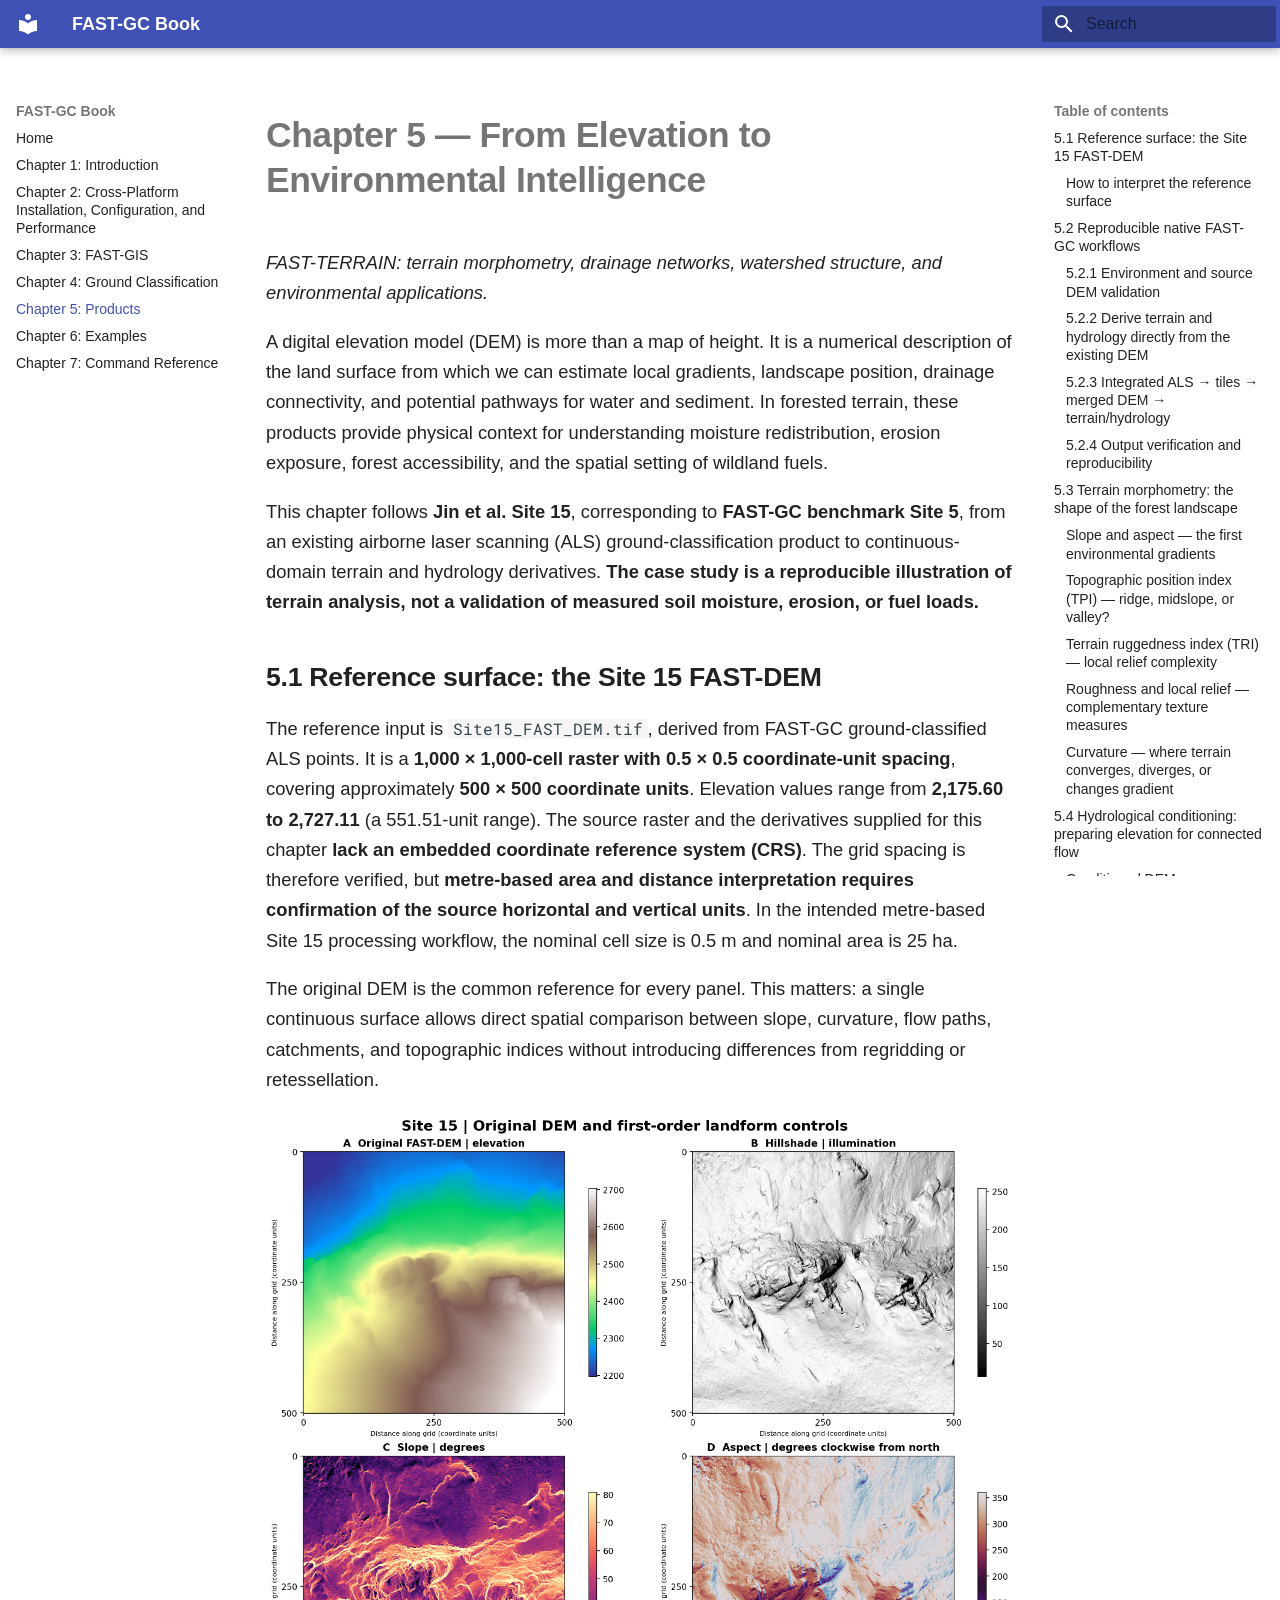
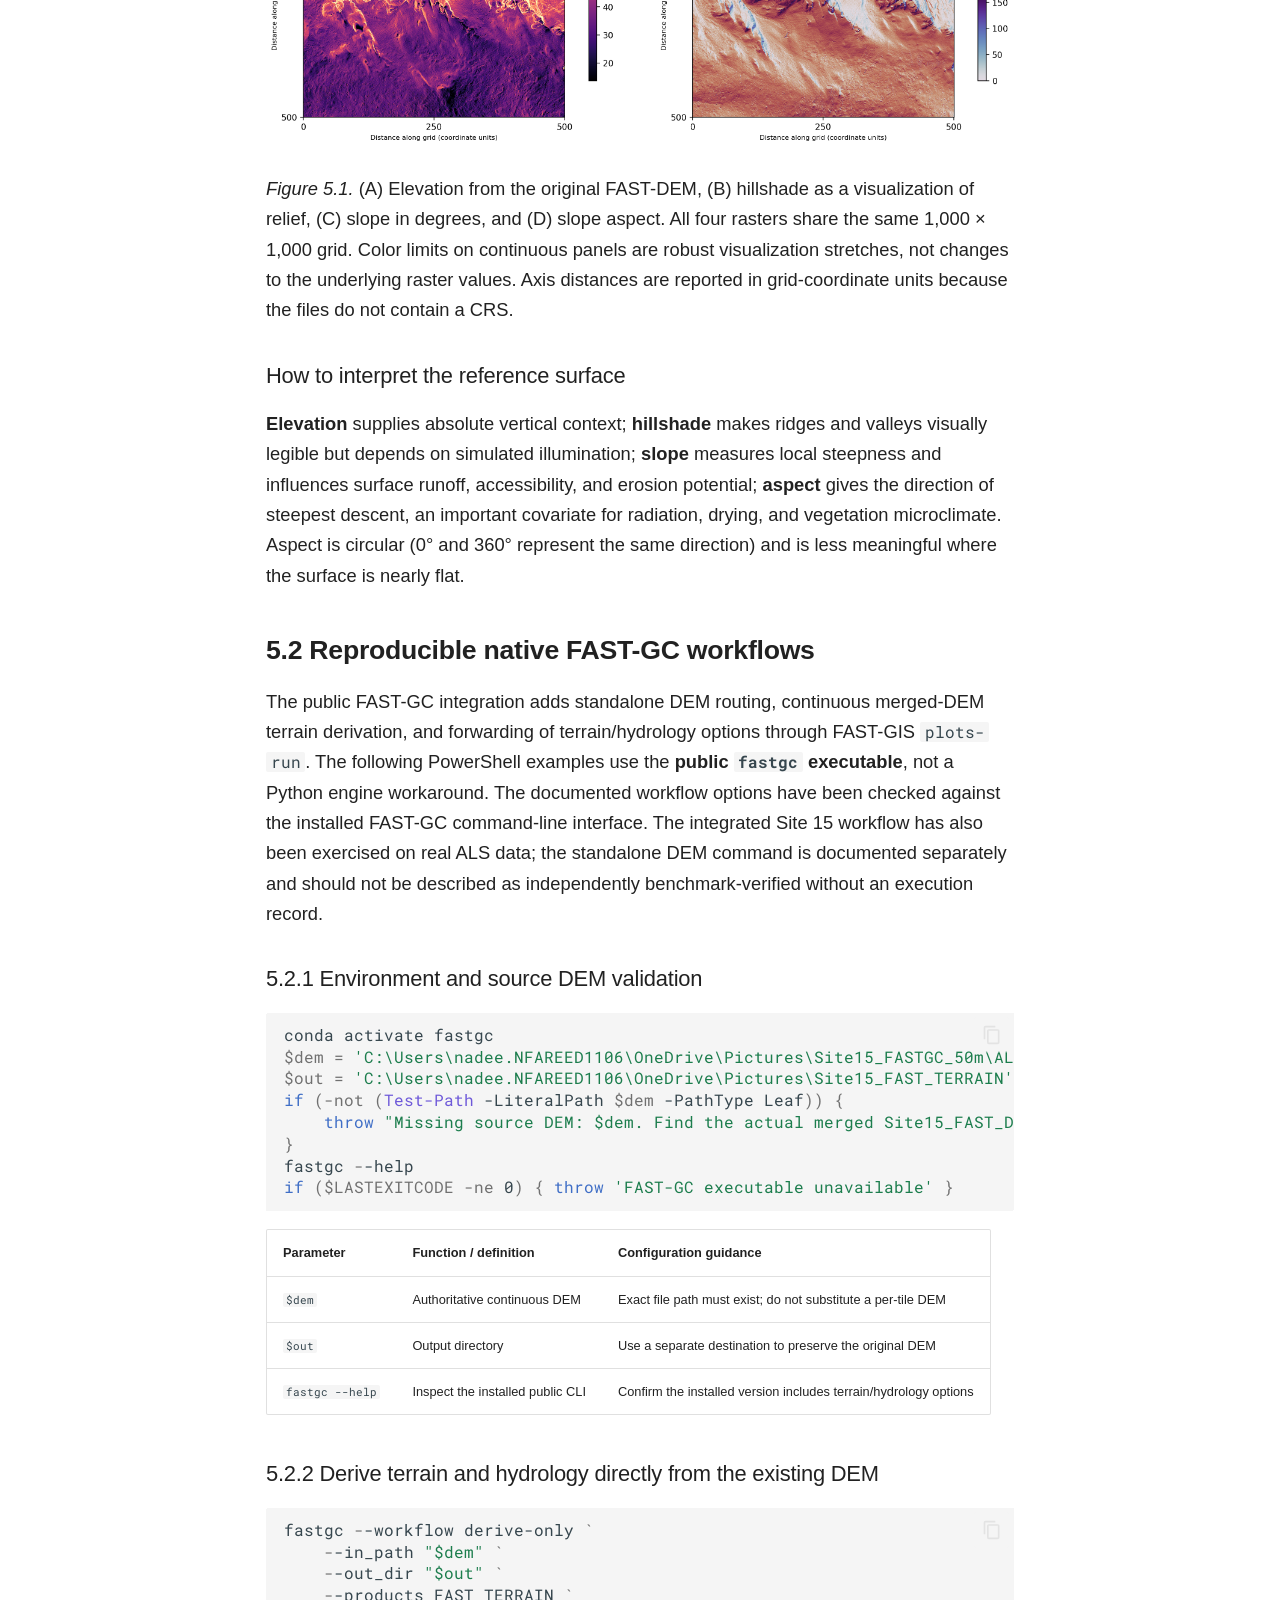
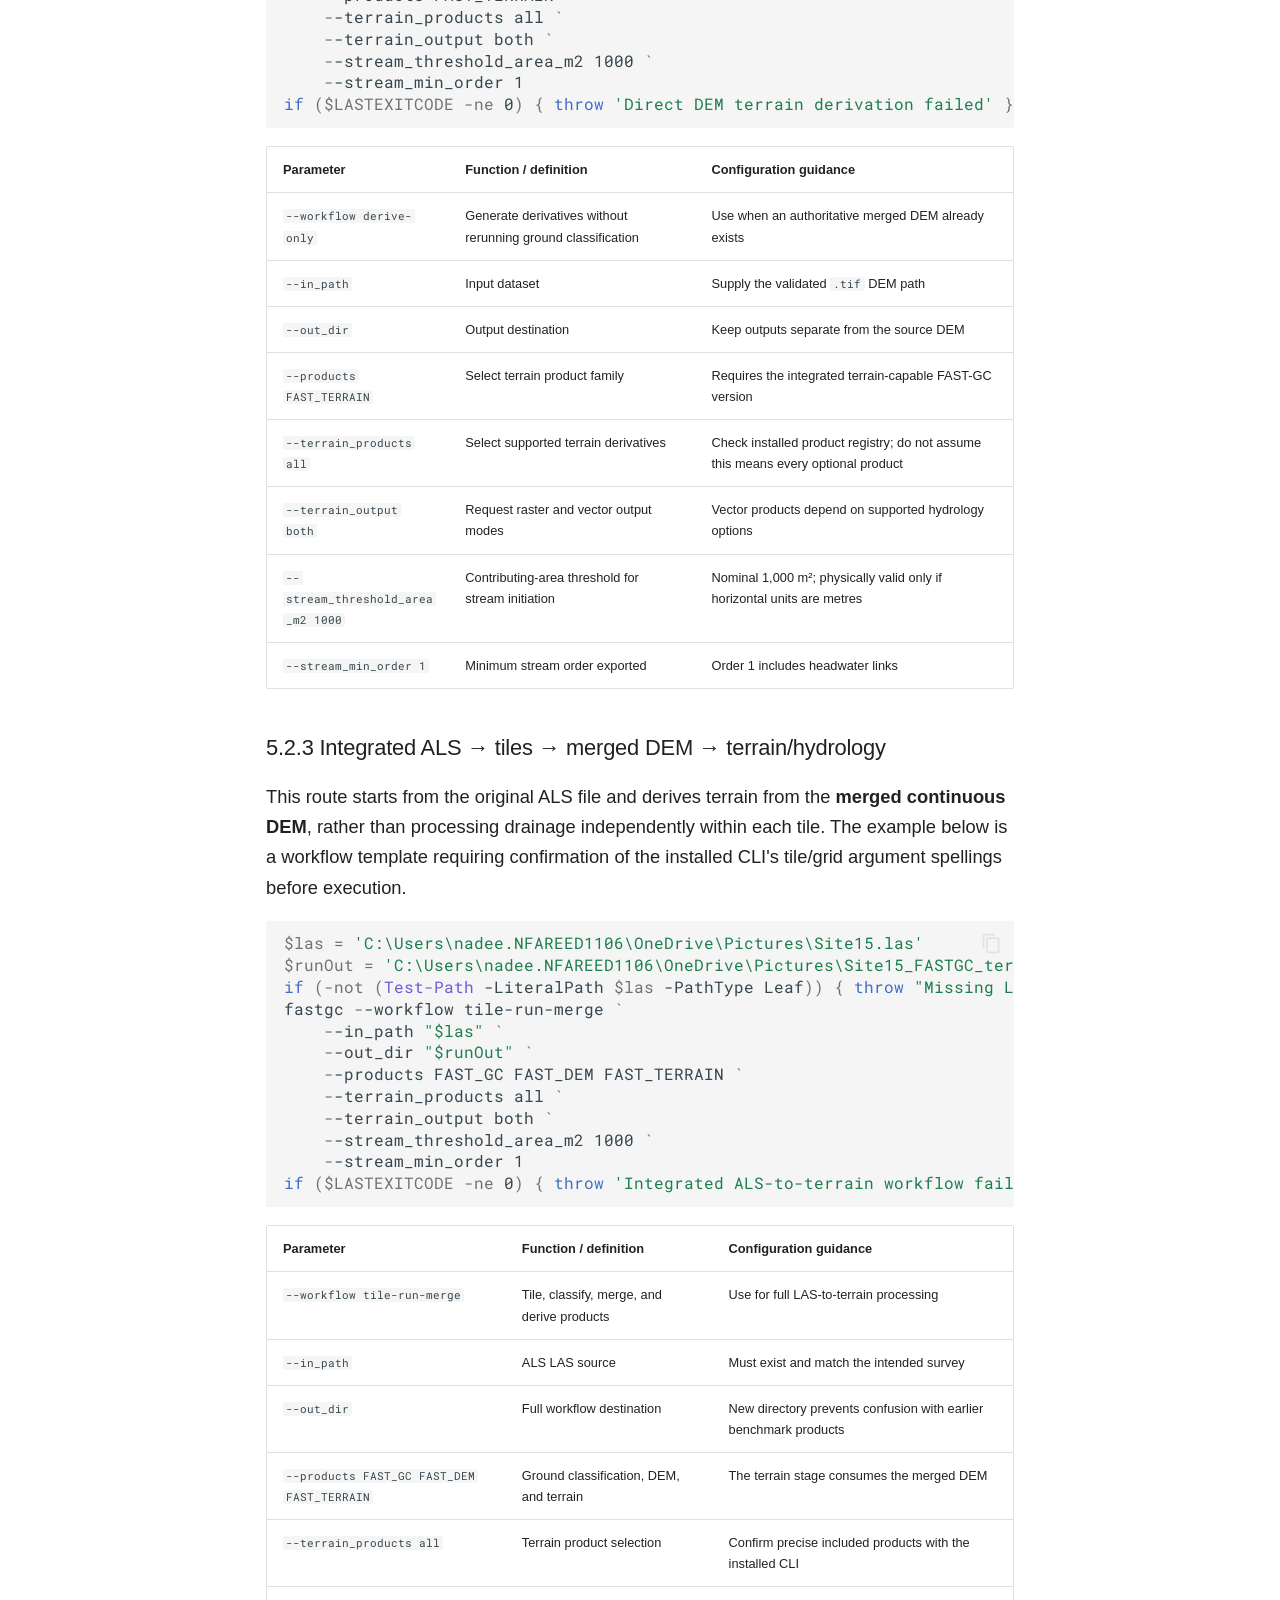
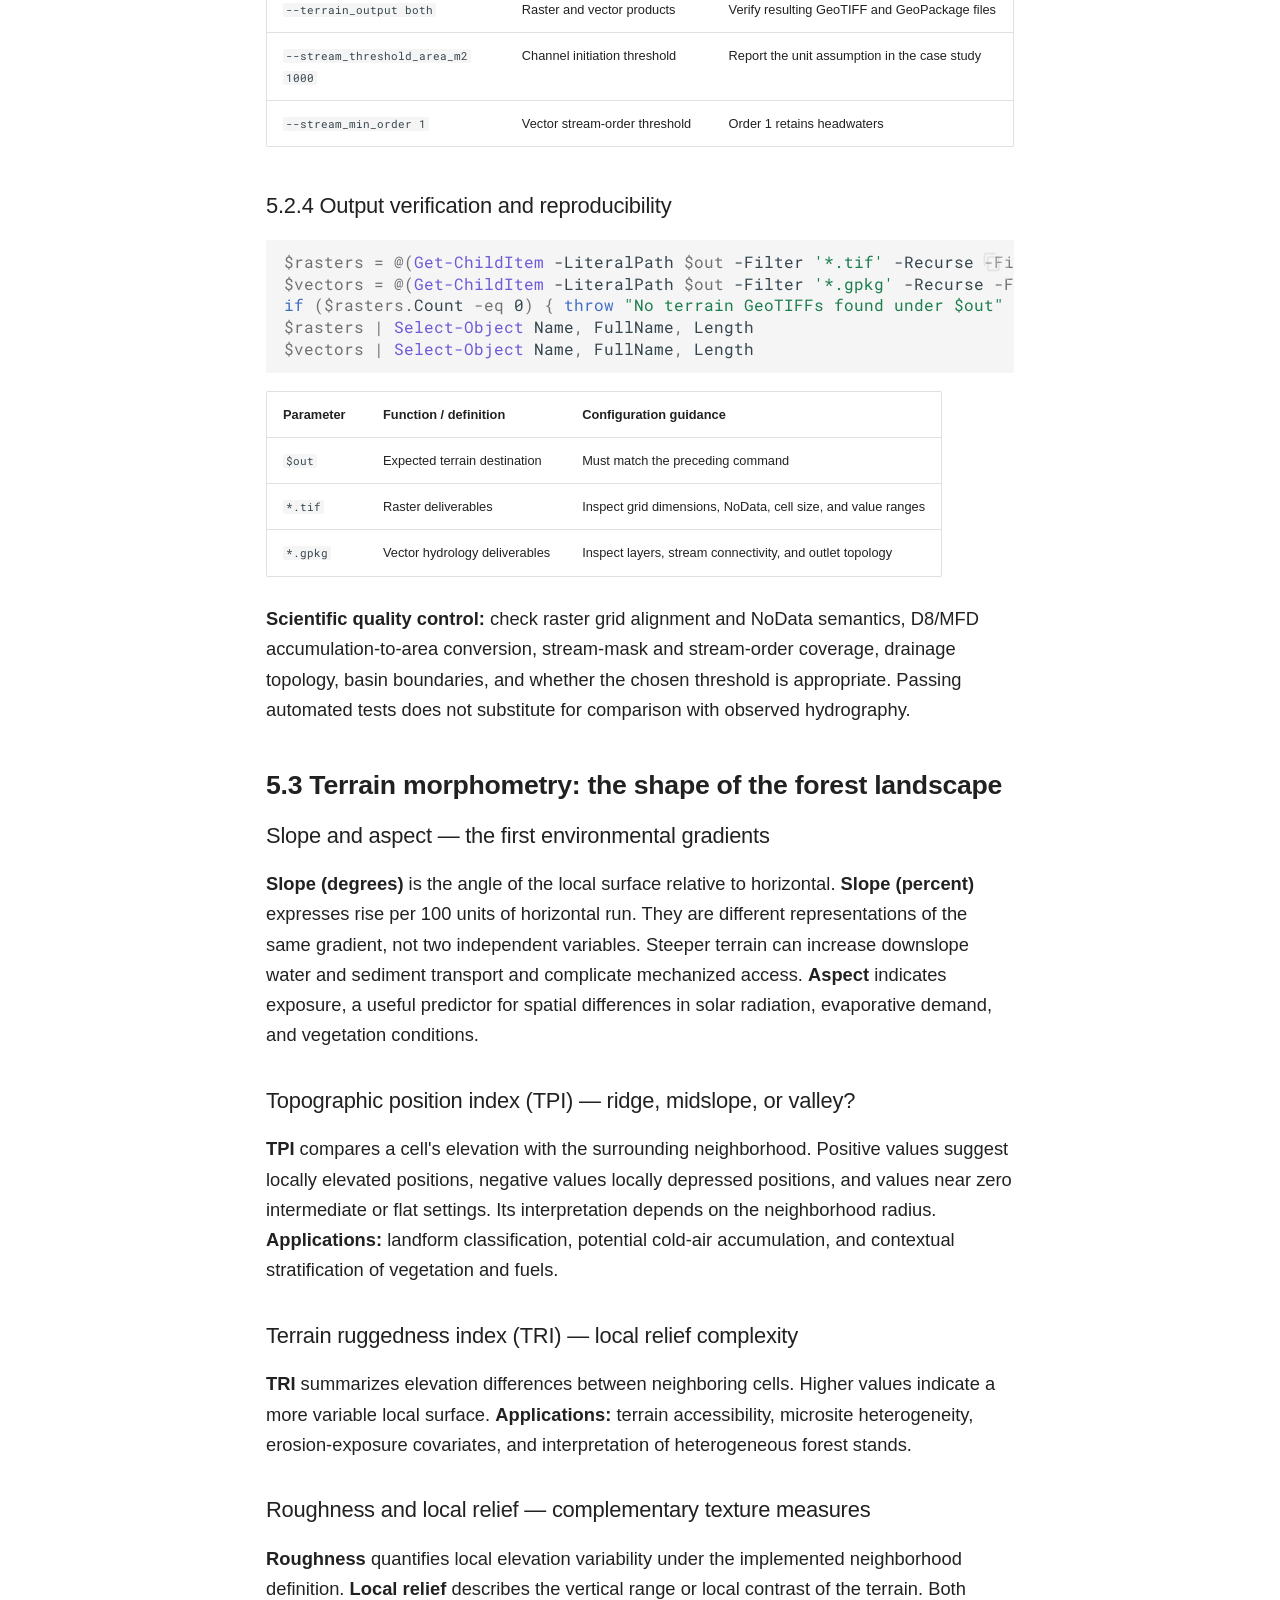
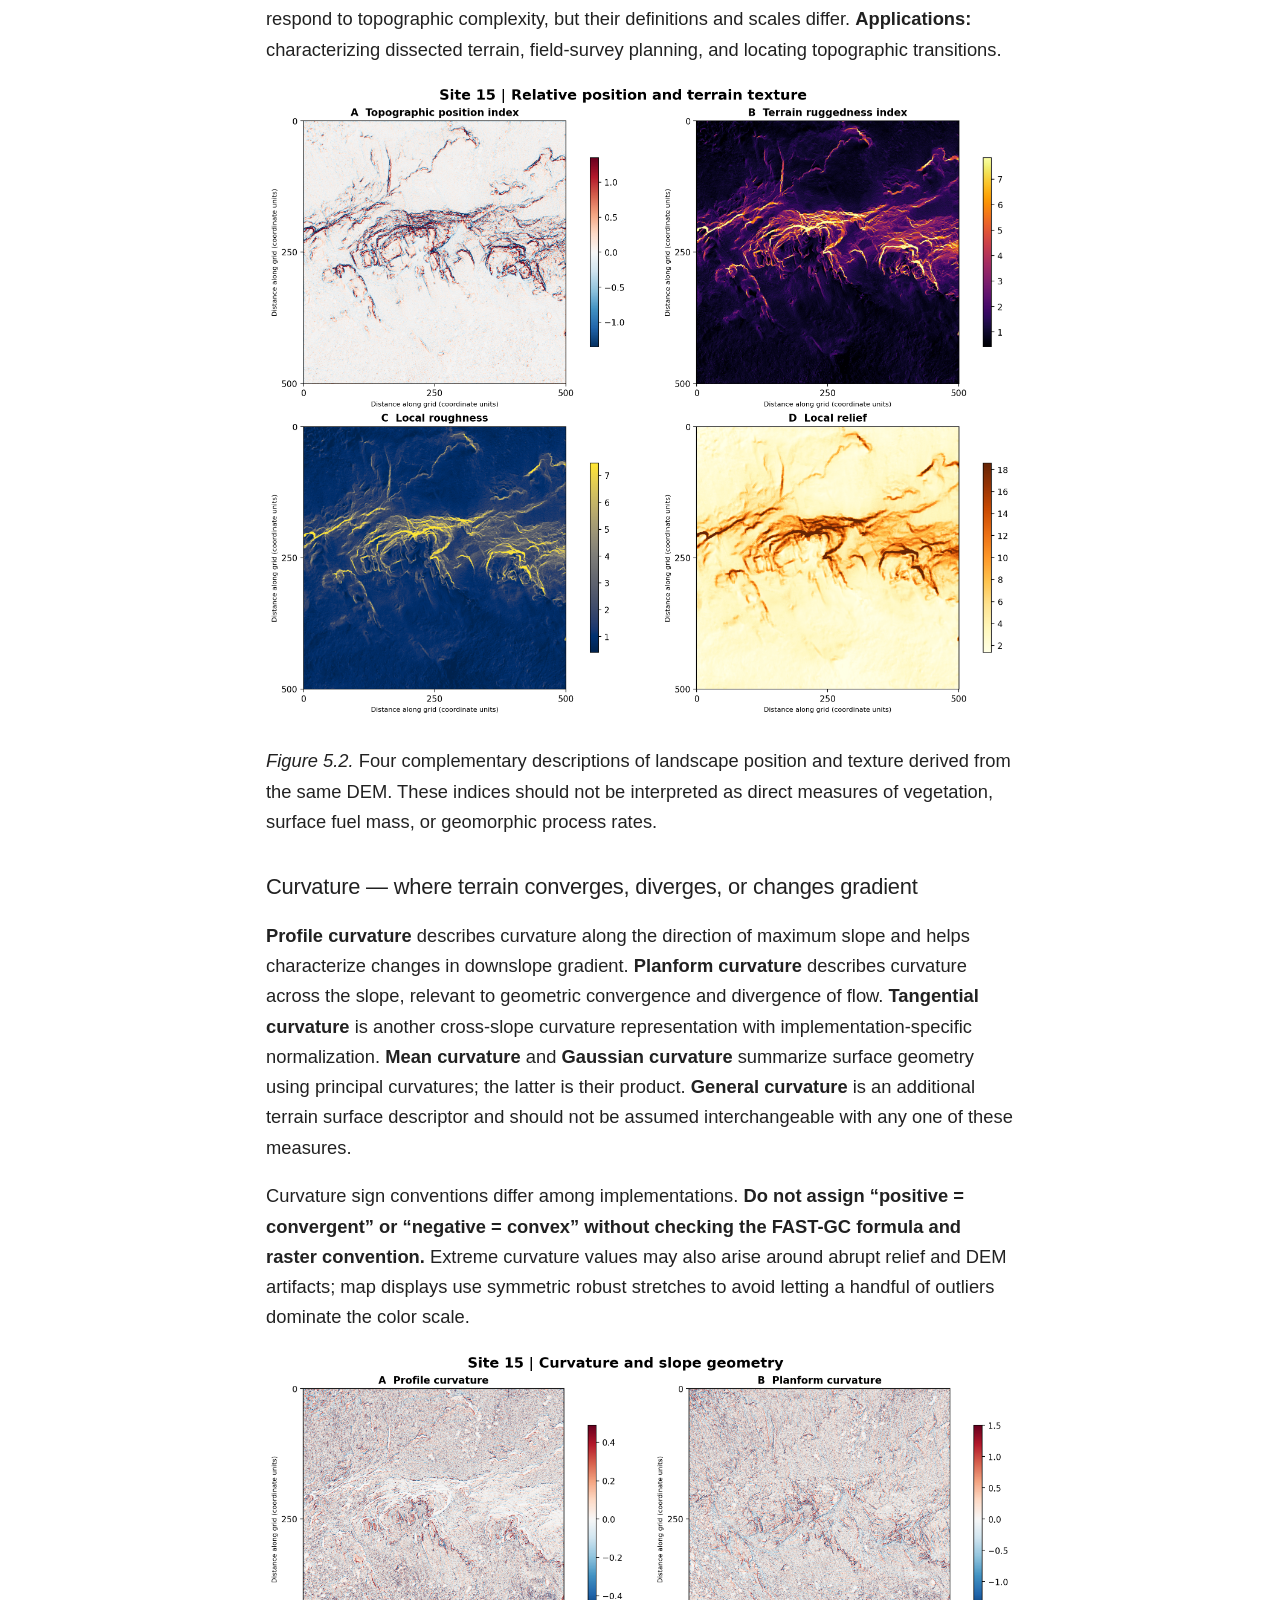
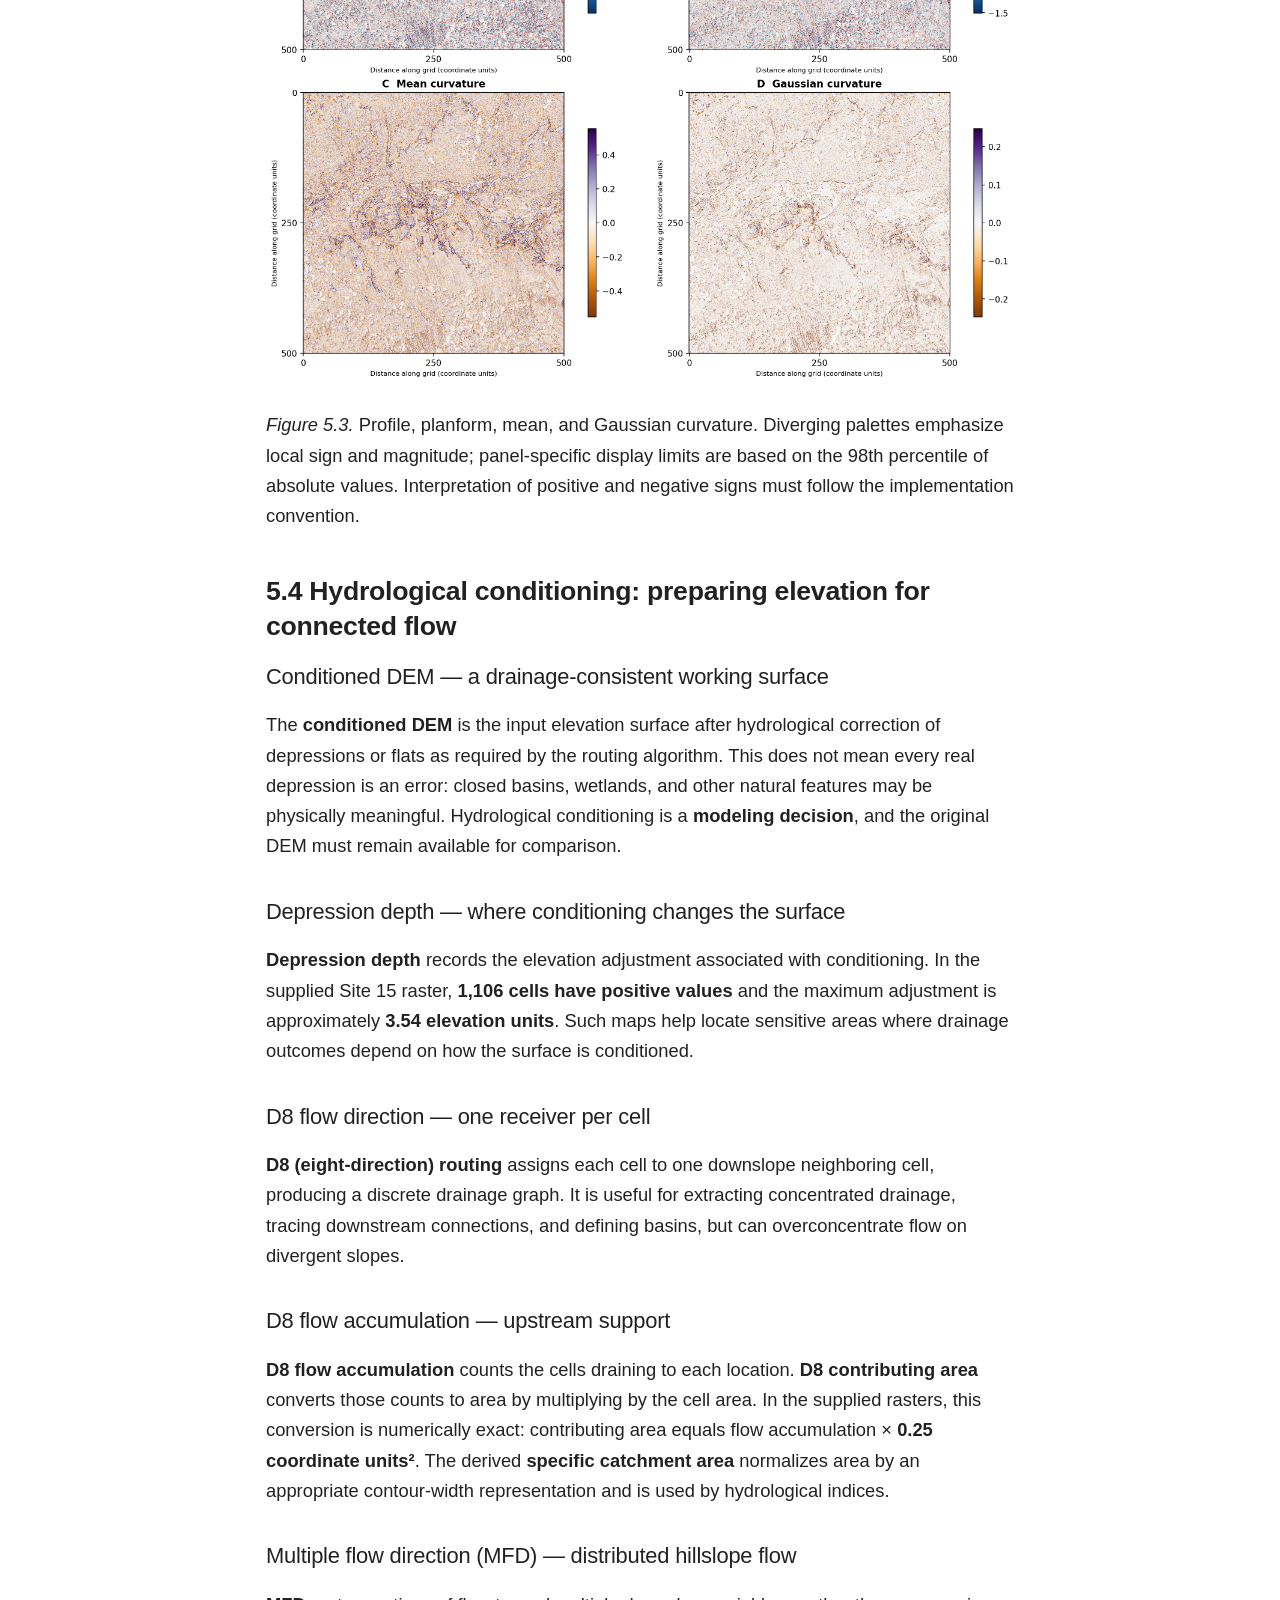
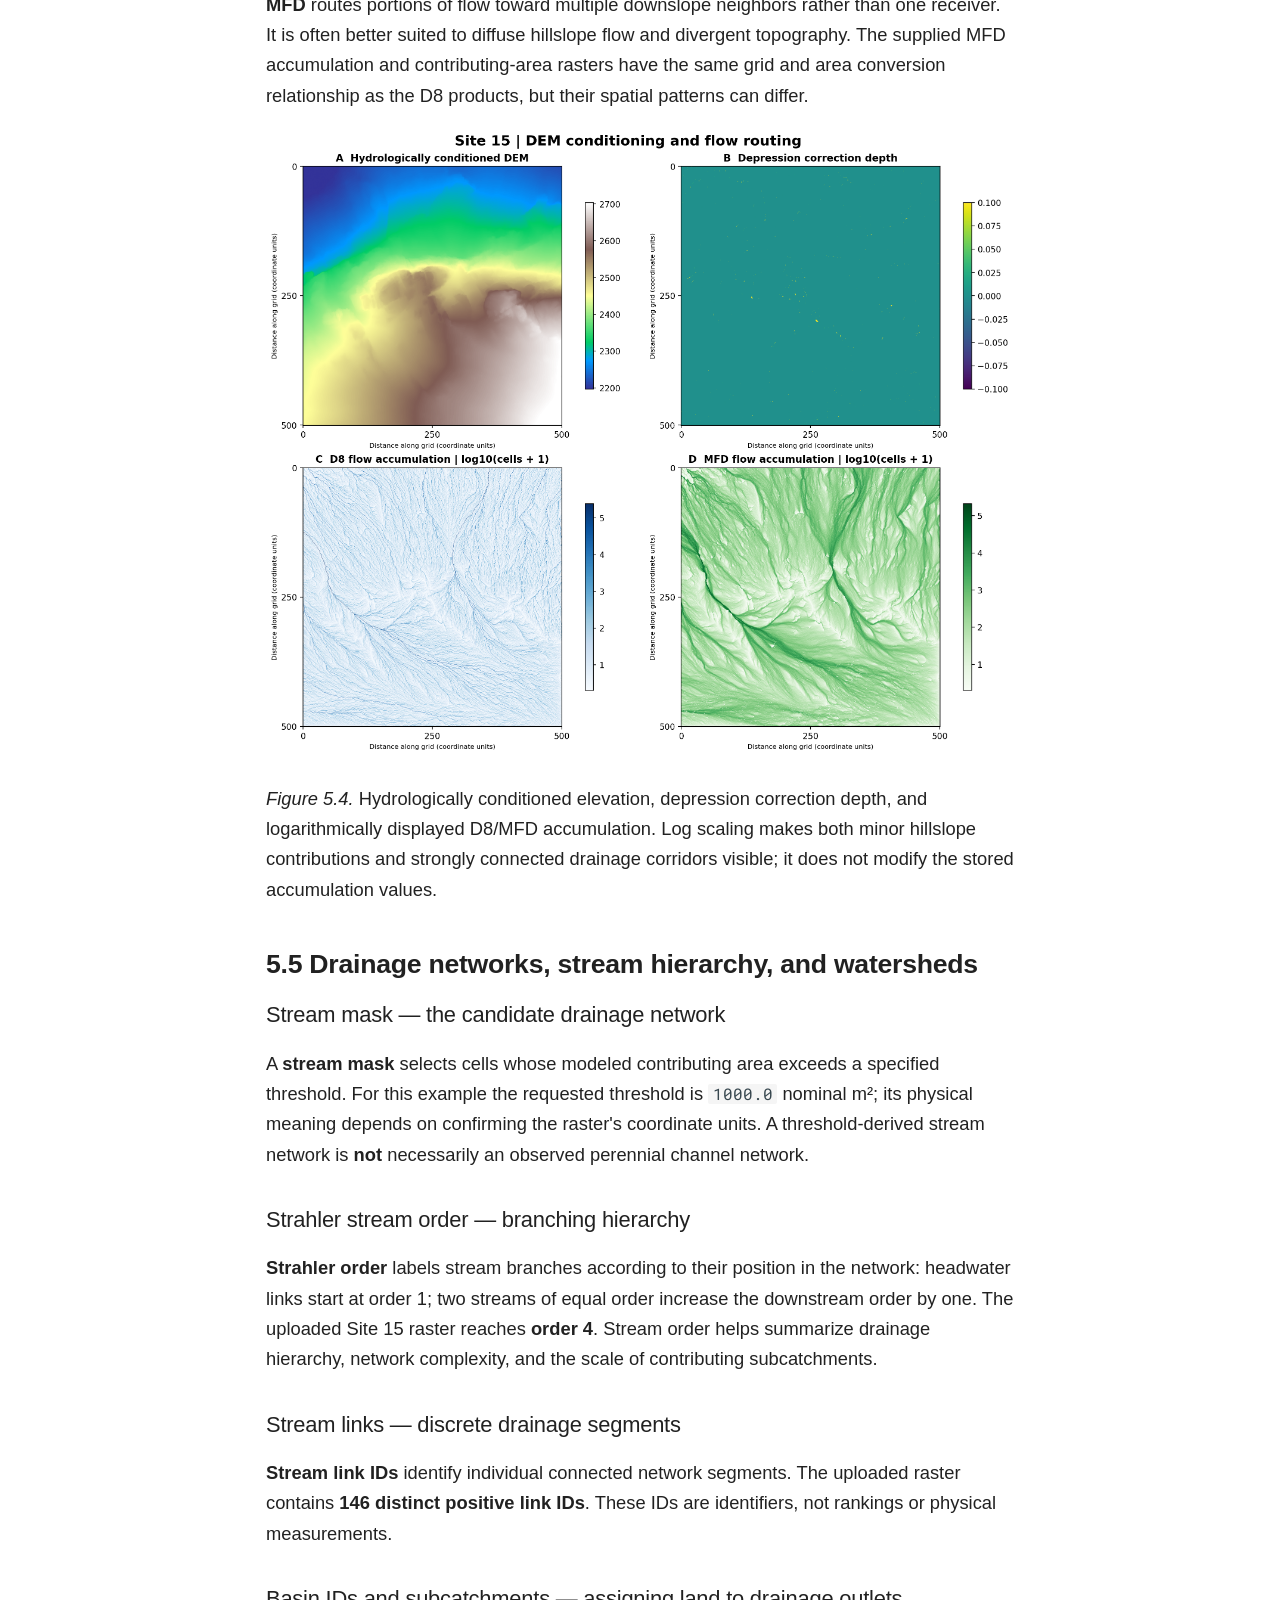
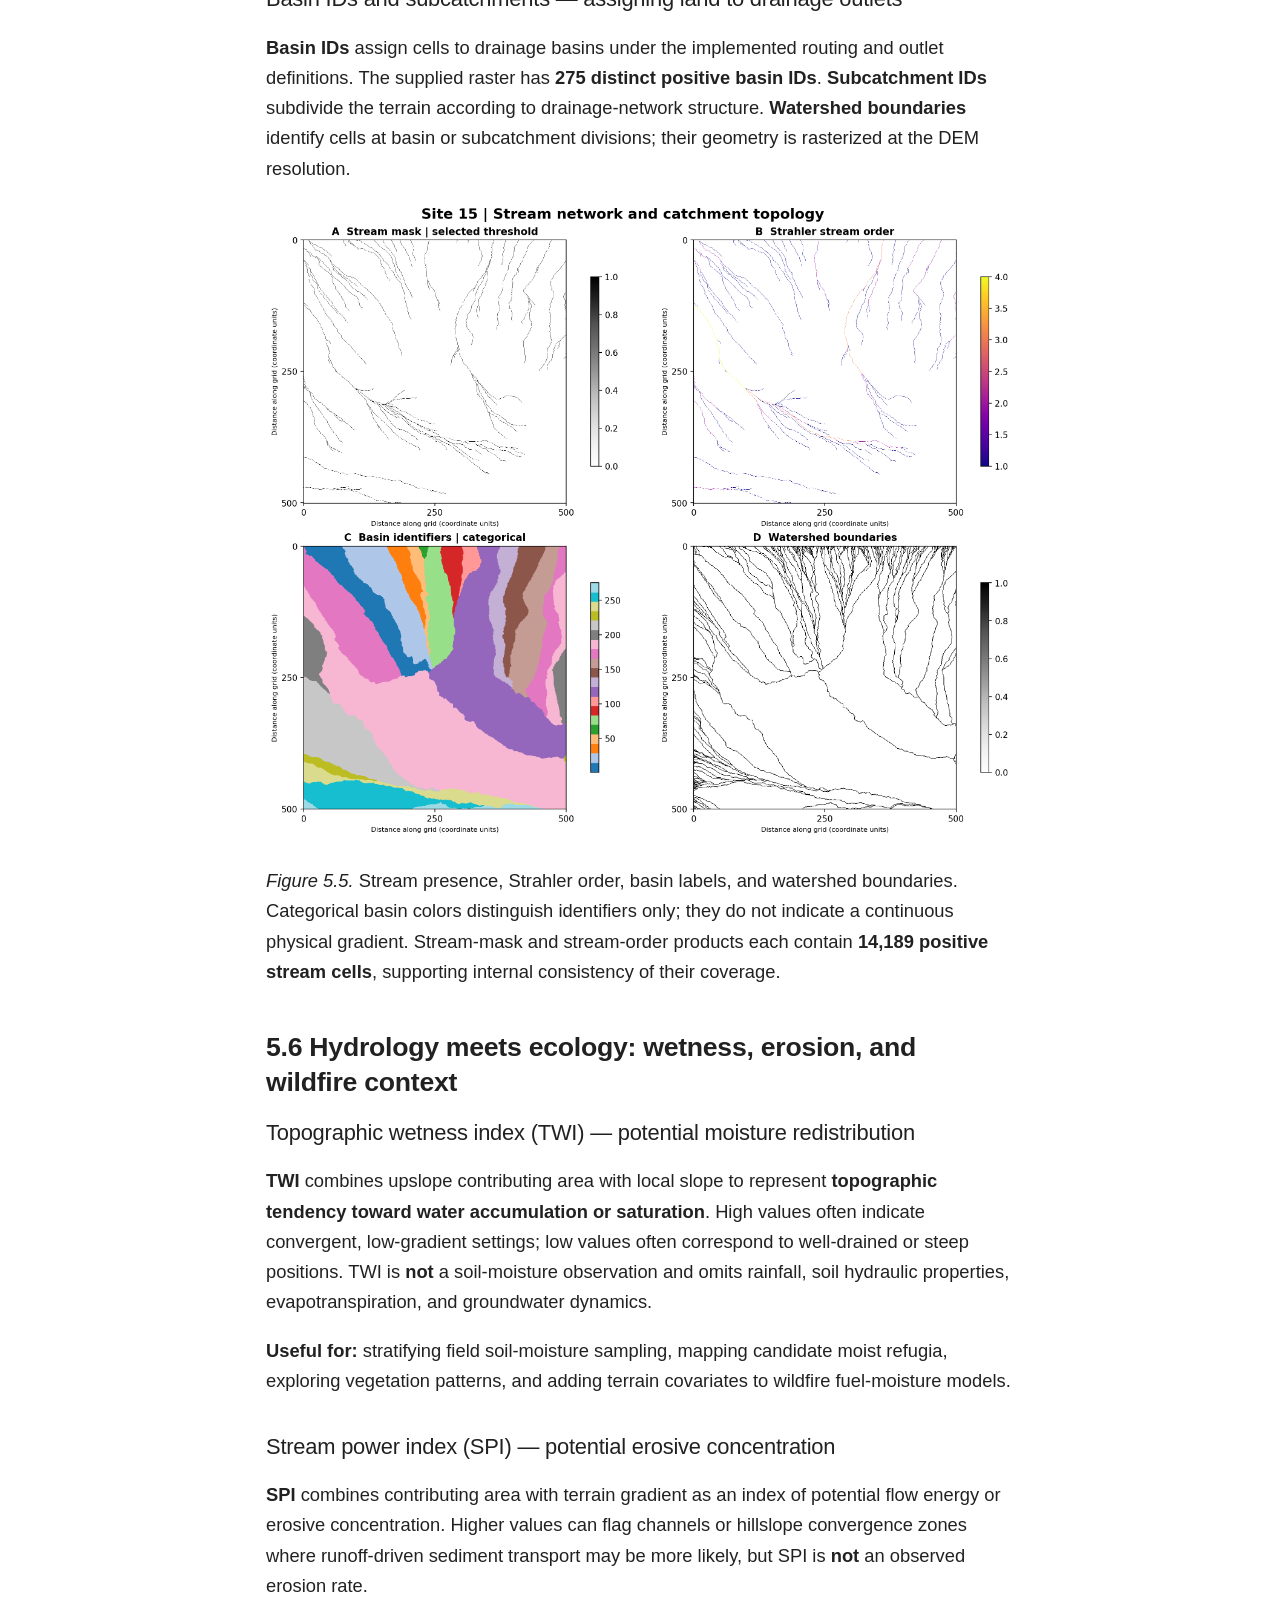
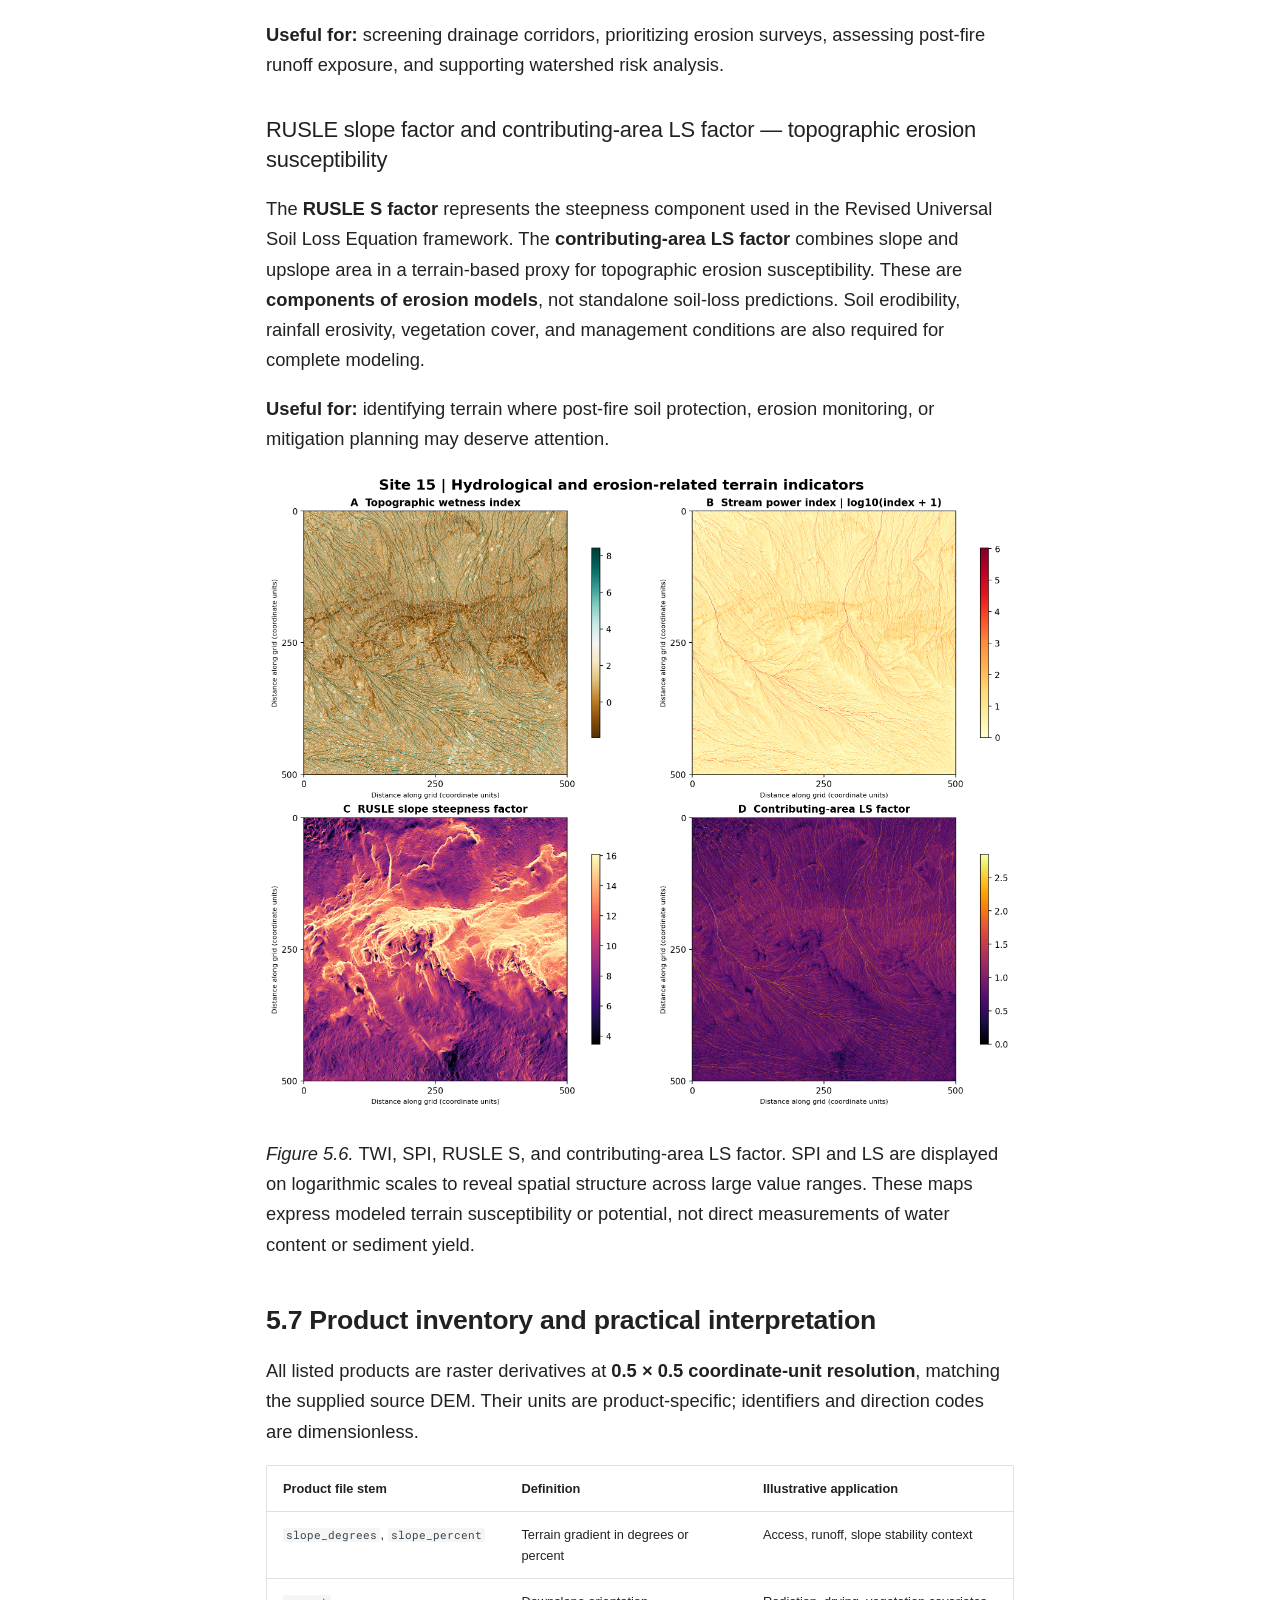
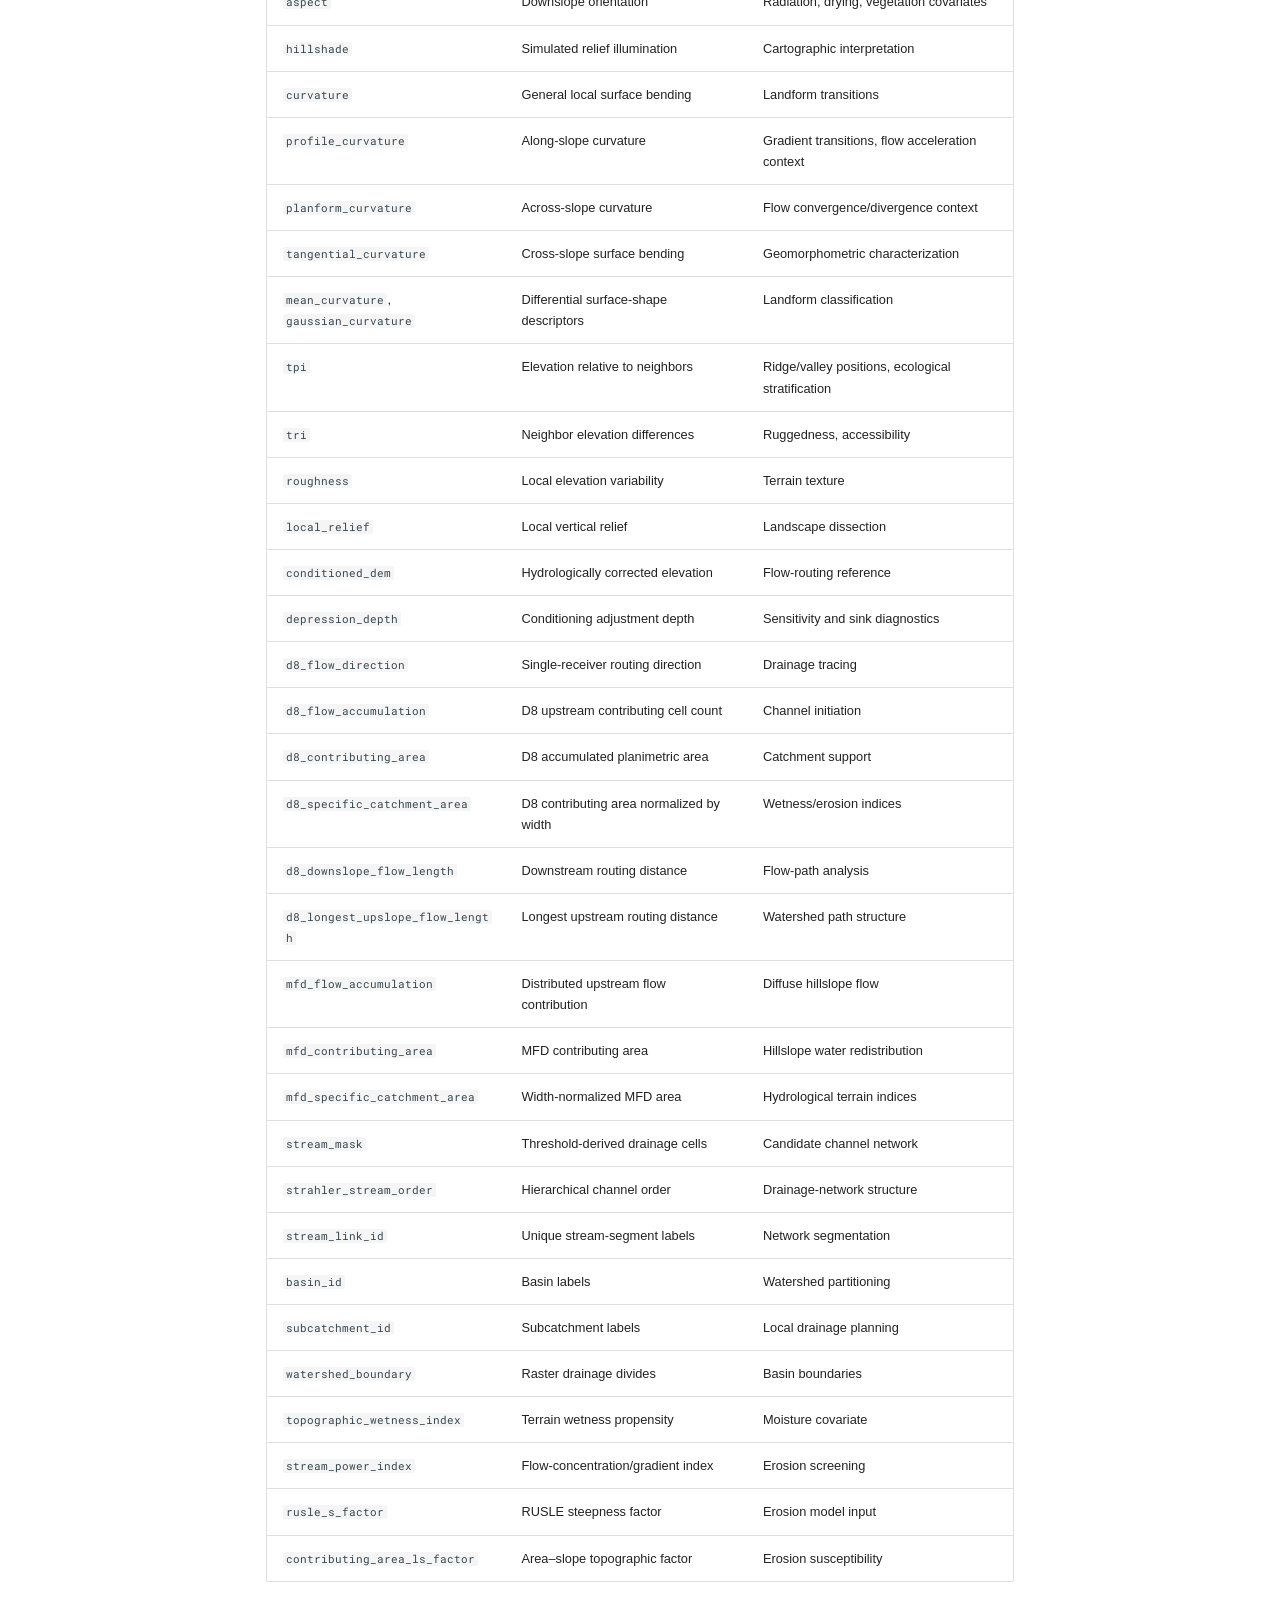
<file: 04-products/index.html>
<!DOCTYPE html><html lang="en" class="no-js"><head>
    
      <meta charset="utf-8">
      <meta name="viewport" content="width=device-width,initial-scale=1">
      
        <meta name="description" content="Practical FAST-GC LiDAR processing guide">
      
      
      
        <link rel="canonical" href="https://nadeemfareed.github.io/fastgcBOOK/04-products/">
      
      
        <link rel="prev" href="../03-ground-classification/">
      
      
        <link rel="next" href="../05-case-studies/">
      
      
        
      
      
      <link rel="icon" href="../assets/images/favicon.png">
      <meta name="generator" content="mkdocs-1.6.1, mkdocs-material-9.8.0">
    
    
      
        <title>Chapter 5: Products - FAST-GC Book</title>
      
    
    
      <link rel="stylesheet" href="../assets/stylesheets/main.57a0d79d.min.css">
      
      


    
    
      
    
    
      
        
        
        <link rel="preconnect" href="https://fonts.gstatic.com" crossorigin="">
        <link rel="stylesheet" href="https://fonts.googleapis.com/css?family=Roboto:300,300i,400,400i,700,700i%7CRoboto+Mono:400,400i,700,700i&amp;display=fallback">
        <style>:root{--md-text-font:"Roboto";--md-code-font:"Roboto Mono"}</style>
      
    
    
      <link rel="stylesheet" href="../stylesheets/fastgc-book.css">
    
    <script>__md_scope=new URL("..",location),__md_hash=e=>[...e].reduce(((e,_)=>(e<<5)-e+_.charCodeAt(0)),0),__md_get=(e,_=localStorage,t=__md_scope)=>JSON.parse(_.getItem(t.pathname+"."+e)),__md_set=(e,_,t=localStorage,a=__md_scope)=>{try{t.setItem(a.pathname+"."+e,JSON.stringify(_))}catch(e){}}</script>
    
      

    
    
  <link href="../assets/stylesheets/glightbox.min.css" rel="stylesheet"><script src="../assets/javascripts/glightbox.min.js"></script><style id="glightbox-style">
            html.glightbox-open { overflow: initial; height: 100%; }
            .gslide-title { margin-top: 0px; user-select: text; }
            .gslide-desc { color: #666; user-select: text; }
            .gslide-image img { background: white; }
            .gscrollbar-fixer { padding-right: 15px; }
            .gdesc-inner { font-size: 0.75rem; }
            body[data-md-color-scheme="slate"] .gdesc-inner { background: var(--md-default-bg-color); }
            body[data-md-color-scheme="slate"] .gslide-title { color: var(--md-default-fg-color); }
            body[data-md-color-scheme="slate"] .gslide-desc { color: var(--md-default-fg-color); }
        </style></head>
  
  
    <body dir="ltr">
  
    
    <input class="md-toggle" data-md-toggle="drawer" type="checkbox" id="__drawer" autocomplete="off">
    <input class="md-toggle" data-md-toggle="search" type="checkbox" id="__search" autocomplete="off">
    <label class="md-overlay" for="__drawer"></label>
    <div data-md-component="skip">
      
        
        <a href="#chapter-5-from-elevation-to-environmental-intelligence" class="md-skip">
          Skip to content
        </a>
      
    </div>
    <div data-md-component="announce">
      
    </div>
    
    
      

  

<header class="md-header md-header--shadow" data-md-component="header">
  <nav class="md-header__inner md-grid" aria-label="Header">
    <a href=".." title="FAST-GC Book" class="md-header__button md-logo" aria-label="FAST-GC Book" data-md-component="logo">
      
  
  <svg xmlns="http://www.w3.org/2000/svg" viewBox="0 0 24 24"><path d="M12 8a3 3 0 0 0 3-3 3 3 0 0 0-3-3 3 3 0 0 0-3 3 3 3 0 0 0 3 3m0 3.54C9.64 9.35 6.5 8 3 8v11c3.5 0 6.64 1.35 9 3.54 2.36-2.19 5.5-3.54 9-3.54V8c-3.5 0-6.64 1.35-9 3.54"></path></svg>

    </a>
    <label class="md-header__button md-icon" for="__drawer">
      
      <svg xmlns="http://www.w3.org/2000/svg" viewBox="0 0 24 24"><path d="M3 6h18v2H3zm0 5h18v2H3zm0 5h18v2H3z"></path></svg>
    </label>
    <div class="md-header__title" data-md-component="header-title">
      <div class="md-header__ellipsis">
        <div class="md-header__topic">
          <span class="md-ellipsis">
            FAST-GC Book
          </span>
        </div>
        <div class="md-header__topic" data-md-component="header-topic">
          <span class="md-ellipsis">
            
              Chapter 5: Products
            
          </span>
        </div>
      </div>
    </div>
    
    
      <script>var palette=__md_get("__palette");if(palette&&palette.color){if("(prefers-color-scheme)"===palette.color.media){var media=matchMedia("(prefers-color-scheme: light)"),input=document.querySelector(media.matches?"[data-md-color-media='(prefers-color-scheme: light)']":"[data-md-color-media='(prefers-color-scheme: dark)']");palette.color.media=input.getAttribute("data-md-color-media"),palette.color.scheme=input.getAttribute("data-md-color-scheme"),palette.color.primary=input.getAttribute("data-md-color-primary"),palette.color.accent=input.getAttribute("data-md-color-accent")}for(var[key,value]of Object.entries(palette.color))document.body.setAttribute("data-md-color-"+key,value)}</script>
    
    
    
      
      
        <label class="md-header__button md-icon" for="__search">
          
          <svg xmlns="http://www.w3.org/2000/svg" viewBox="0 0 24 24"><path d="M9.5 3A6.5 6.5 0 0 1 16 9.5c0 1.61-.59 3.09-1.56 4.23l.27.27h.79l5 5-1.5 1.5-5-5v-.79l-.27-.27A6.52 6.52 0 0 1 9.5 16 6.5 6.5 0 0 1 3 9.5 6.5 6.5 0 0 1 9.5 3m0 2C7 5 5 7 5 9.5S7 14 9.5 14 14 12 14 9.5 12 5 9.5 5"></path></svg>
        </label>
        <div class="md-search" data-md-component="search" role="dialog">
  <label class="md-search__overlay" for="__search"></label>
  <div class="md-search__inner" role="search">
    <form class="md-search__form" name="search">
      <input type="text" class="md-search__input" name="query" aria-label="Search" placeholder="Search" autocapitalize="off" autocorrect="off" autocomplete="off" spellcheck="false" data-md-component="search-query" required="">
      <label class="md-search__icon md-icon" for="__search">
        
        <svg xmlns="http://www.w3.org/2000/svg" viewBox="0 0 24 24"><path d="M9.5 3A6.5 6.5 0 0 1 16 9.5c0 1.61-.59 3.09-1.56 4.23l.27.27h.79l5 5-1.5 1.5-5-5v-.79l-.27-.27A6.52 6.52 0 0 1 9.5 16 6.5 6.5 0 0 1 3 9.5 6.5 6.5 0 0 1 9.5 3m0 2C7 5 5 7 5 9.5S7 14 9.5 14 14 12 14 9.5 12 5 9.5 5"></path></svg>
        
        <svg xmlns="http://www.w3.org/2000/svg" viewBox="0 0 24 24"><path d="M20 11v2H8l5.5 5.5-1.42 1.42L4.16 12l7.92-7.92L13.5 5.5 8 11z"></path></svg>
      </label>
      <nav class="md-search__options" aria-label="Search">
        
        <button type="reset" class="md-search__icon md-icon" title="Clear" aria-label="Clear" tabindex="-1">
          
          <svg xmlns="http://www.w3.org/2000/svg" viewBox="0 0 24 24"><path d="M19 6.41 17.59 5 12 10.59 6.41 5 5 6.41 10.59 12 5 17.59 6.41 19 12 13.41 17.59 19 19 17.59 13.41 12z"></path></svg>
        </button>
      </nav>
      
        <div class="md-search__suggest" data-md-component="search-suggest"></div>
      
    </form>
    <div class="md-search__output">
      <div class="md-search__scrollwrap" tabindex="0" data-md-scrollfix="">
        <div class="md-search-result" data-md-component="search-result">
          <div class="md-search-result__meta">
            Initializing search
          </div>
          <ol class="md-search-result__list" role="presentation"></ol>
        </div>
      </div>
    </div>
  </div>
</div>
      
    
    
  </nav>
  
</header>
    
    <div class="md-container" data-md-component="container">
      
      
        
          
        
      
      <main class="md-main" data-md-component="main">
        <div class="md-main__inner md-grid">
          
            
              
              <div class="md-sidebar md-sidebar--primary" data-md-component="sidebar" data-md-type="navigation">
                <div class="md-sidebar__scrollwrap">
                  <div class="md-sidebar__inner">
                    



<nav class="md-nav md-nav--primary" aria-label="Navigation" data-md-level="0">
  <label class="md-nav__title" for="__drawer">
    <a href=".." title="FAST-GC Book" class="md-nav__button md-logo" aria-label="FAST-GC Book" data-md-component="logo">
      
  
  <svg xmlns="http://www.w3.org/2000/svg" viewBox="0 0 24 24"><path d="M12 8a3 3 0 0 0 3-3 3 3 0 0 0-3-3 3 3 0 0 0-3 3 3 3 0 0 0 3 3m0 3.54C9.64 9.35 6.5 8 3 8v11c3.5 0 6.64 1.35 9 3.54 2.36-2.19 5.5-3.54 9-3.54V8c-3.5 0-6.64 1.35-9 3.54"></path></svg>

    </a>
    FAST-GC Book
  </label>
  
  <ul class="md-nav__list" data-md-scrollfix="">
    
      
      
  
  
  
  
    <li class="md-nav__item">
      <a href=".." class="md-nav__link">
        
  
  
  <span class="md-ellipsis">
    
  
    Home
  

    
  </span>
  
  

      </a>
    </li>
  

    
      
      
  
  
  
  
    <li class="md-nav__item">
      <a href="../01-introduction/" class="md-nav__link">
        
  
  
  <span class="md-ellipsis">
    
  
    Chapter 1: Introduction
  

    
  </span>
  
  

      </a>
    </li>
  

    
      
      
  
  
  
  
    <li class="md-nav__item">
      <a href="../02-installation/" class="md-nav__link">
        
  
  
  <span class="md-ellipsis">
    
  
    Chapter 2: Cross-Platform Installation, Configuration, and Performance
  

    
  </span>
  
  

      </a>
    </li>
  

    
      
      
  
  
  
  
    <li class="md-nav__item">
      <a href="../02-fast-gis/" class="md-nav__link">
        
  
  
  <span class="md-ellipsis">
    
  
    Chapter 3: FAST-GIS
  

    
  </span>
  
  

      </a>
    </li>
  

    
      
      
  
  
  
  
    <li class="md-nav__item">
      <a href="../03-ground-classification/" class="md-nav__link">
        
  
  
  <span class="md-ellipsis">
    
  
    Chapter 4: Ground Classification
  

    
  </span>
  
  

      </a>
    </li>
  

    
      
      
  
  
    
  
  
  
    <li class="md-nav__item md-nav__item--active">
      
      <input class="md-nav__toggle md-toggle" type="checkbox" id="__toc">
      
      
        
      
      
        <label class="md-nav__link md-nav__link--active" for="__toc">
          
  
  
  <span class="md-ellipsis">
    
  
    Chapter 5: Products
  

    
  </span>
  
  

          <span class="md-nav__icon md-icon"></span>
        </label>
      
      <a href="./" class="md-nav__link md-nav__link--active">
        
  
  
  <span class="md-ellipsis">
    
  
    Chapter 5: Products
  

    
  </span>
  
  

      </a>
      
        

<nav class="md-nav md-nav--secondary" aria-label="Table of contents">
  
  
  
    
  
  
    <label class="md-nav__title" for="__toc">
      <span class="md-nav__icon md-icon"></span>
      Table of contents
    </label>
    <ul class="md-nav__list" data-md-component="toc" data-md-scrollfix="">
      
        <li class="md-nav__item">
  <a href="#51-reference-surface-the-site-15-fast-dem" class="md-nav__link">
    <span class="md-ellipsis">
      
        5.1 Reference surface: the Site 15 FAST-DEM
      
    </span>
  </a>
  
    <nav class="md-nav" aria-label="5.1 Reference surface: the Site 15 FAST-DEM">
      <ul class="md-nav__list">
        
          <li class="md-nav__item">
  <a href="#how-to-interpret-the-reference-surface" class="md-nav__link">
    <span class="md-ellipsis">
      
        How to interpret the reference surface
      
    </span>
  </a>
  
</li>
        
      </ul>
    </nav>
  
</li>
      
        <li class="md-nav__item">
  <a href="#52-reproducible-native-fast-gc-workflows" class="md-nav__link">
    <span class="md-ellipsis">
      
        5.2 Reproducible native FAST-GC workflows
      
    </span>
  </a>
  
    <nav class="md-nav" aria-label="5.2 Reproducible native FAST-GC workflows">
      <ul class="md-nav__list">
        
          <li class="md-nav__item">
  <a href="#521-environment-and-source-dem-validation" class="md-nav__link">
    <span class="md-ellipsis">
      
        5.2.1 Environment and source DEM validation
      
    </span>
  </a>
  
</li>
        
          <li class="md-nav__item">
  <a href="#522-derive-terrain-and-hydrology-directly-from-the-existing-dem" class="md-nav__link">
    <span class="md-ellipsis">
      
        5.2.2 Derive terrain and hydrology directly from the existing DEM
      
    </span>
  </a>
  
</li>
        
          <li class="md-nav__item">
  <a href="#523-integrated-als-tiles-merged-dem-terrainhydrology" class="md-nav__link">
    <span class="md-ellipsis">
      
        5.2.3 Integrated ALS → tiles → merged DEM → terrain/hydrology
      
    </span>
  </a>
  
</li>
        
          <li class="md-nav__item">
  <a href="#524-output-verification-and-reproducibility" class="md-nav__link">
    <span class="md-ellipsis">
      
        5.2.4 Output verification and reproducibility
      
    </span>
  </a>
  
</li>
        
      </ul>
    </nav>
  
</li>
      
        <li class="md-nav__item">
  <a href="#53-terrain-morphometry-the-shape-of-the-forest-landscape" class="md-nav__link">
    <span class="md-ellipsis">
      
        5.3 Terrain morphometry: the shape of the forest landscape
      
    </span>
  </a>
  
    <nav class="md-nav" aria-label="5.3 Terrain morphometry: the shape of the forest landscape">
      <ul class="md-nav__list">
        
          <li class="md-nav__item">
  <a href="#slope-and-aspect-the-first-environmental-gradients" class="md-nav__link">
    <span class="md-ellipsis">
      
        Slope and aspect — the first environmental gradients
      
    </span>
  </a>
  
</li>
        
          <li class="md-nav__item">
  <a href="#topographic-position-index-tpi-ridge-midslope-or-valley" class="md-nav__link">
    <span class="md-ellipsis">
      
        Topographic position index (TPI) — ridge, midslope, or valley?
      
    </span>
  </a>
  
</li>
        
          <li class="md-nav__item">
  <a href="#terrain-ruggedness-index-tri-local-relief-complexity" class="md-nav__link">
    <span class="md-ellipsis">
      
        Terrain ruggedness index (TRI) — local relief complexity
      
    </span>
  </a>
  
</li>
        
          <li class="md-nav__item">
  <a href="#roughness-and-local-relief-complementary-texture-measures" class="md-nav__link">
    <span class="md-ellipsis">
      
        Roughness and local relief — complementary texture measures
      
    </span>
  </a>
  
</li>
        
          <li class="md-nav__item">
  <a href="#curvature-where-terrain-converges-diverges-or-changes-gradient" class="md-nav__link">
    <span class="md-ellipsis">
      
        Curvature — where terrain converges, diverges, or changes gradient
      
    </span>
  </a>
  
</li>
        
      </ul>
    </nav>
  
</li>
      
        <li class="md-nav__item">
  <a href="#54-hydrological-conditioning-preparing-elevation-for-connected-flow" class="md-nav__link">
    <span class="md-ellipsis">
      
        5.4 Hydrological conditioning: preparing elevation for connected flow
      
    </span>
  </a>
  
    <nav class="md-nav" aria-label="5.4 Hydrological conditioning: preparing elevation for connected flow">
      <ul class="md-nav__list">
        
          <li class="md-nav__item">
  <a href="#conditioned-dem-a-drainage-consistent-working-surface" class="md-nav__link">
    <span class="md-ellipsis">
      
        Conditioned DEM — a drainage-consistent working surface
      
    </span>
  </a>
  
</li>
        
          <li class="md-nav__item">
  <a href="#depression-depth-where-conditioning-changes-the-surface" class="md-nav__link">
    <span class="md-ellipsis">
      
        Depression depth — where conditioning changes the surface
      
    </span>
  </a>
  
</li>
        
          <li class="md-nav__item">
  <a href="#d8-flow-direction-one-receiver-per-cell" class="md-nav__link">
    <span class="md-ellipsis">
      
        D8 flow direction — one receiver per cell
      
    </span>
  </a>
  
</li>
        
          <li class="md-nav__item">
  <a href="#d8-flow-accumulation-upstream-support" class="md-nav__link">
    <span class="md-ellipsis">
      
        D8 flow accumulation — upstream support
      
    </span>
  </a>
  
</li>
        
          <li class="md-nav__item">
  <a href="#multiple-flow-direction-mfd-distributed-hillslope-flow" class="md-nav__link">
    <span class="md-ellipsis">
      
        Multiple flow direction (MFD) — distributed hillslope flow
      
    </span>
  </a>
  
</li>
        
      </ul>
    </nav>
  
</li>
      
        <li class="md-nav__item">
  <a href="#55-drainage-networks-stream-hierarchy-and-watersheds" class="md-nav__link">
    <span class="md-ellipsis">
      
        5.5 Drainage networks, stream hierarchy, and watersheds
      
    </span>
  </a>
  
    <nav class="md-nav" aria-label="5.5 Drainage networks, stream hierarchy, and watersheds">
      <ul class="md-nav__list">
        
          <li class="md-nav__item">
  <a href="#stream-mask-the-candidate-drainage-network" class="md-nav__link">
    <span class="md-ellipsis">
      
        Stream mask — the candidate drainage network
      
    </span>
  </a>
  
</li>
        
          <li class="md-nav__item">
  <a href="#strahler-stream-order-branching-hierarchy" class="md-nav__link">
    <span class="md-ellipsis">
      
        Strahler stream order — branching hierarchy
      
    </span>
  </a>
  
</li>
        
          <li class="md-nav__item">
  <a href="#stream-links-discrete-drainage-segments" class="md-nav__link">
    <span class="md-ellipsis">
      
        Stream links — discrete drainage segments
      
    </span>
  </a>
  
</li>
        
          <li class="md-nav__item">
  <a href="#basin-ids-and-subcatchments-assigning-land-to-drainage-outlets" class="md-nav__link">
    <span class="md-ellipsis">
      
        Basin IDs and subcatchments — assigning land to drainage outlets
      
    </span>
  </a>
  
</li>
        
      </ul>
    </nav>
  
</li>
      
        <li class="md-nav__item">
  <a href="#56-hydrology-meets-ecology-wetness-erosion-and-wildfire-context" class="md-nav__link">
    <span class="md-ellipsis">
      
        5.6 Hydrology meets ecology: wetness, erosion, and wildfire context
      
    </span>
  </a>
  
    <nav class="md-nav" aria-label="5.6 Hydrology meets ecology: wetness, erosion, and wildfire context">
      <ul class="md-nav__list">
        
          <li class="md-nav__item">
  <a href="#topographic-wetness-index-twi-potential-moisture-redistribution" class="md-nav__link">
    <span class="md-ellipsis">
      
        Topographic wetness index (TWI) — potential moisture redistribution
      
    </span>
  </a>
  
</li>
        
          <li class="md-nav__item">
  <a href="#stream-power-index-spi-potential-erosive-concentration" class="md-nav__link">
    <span class="md-ellipsis">
      
        Stream power index (SPI) — potential erosive concentration
      
    </span>
  </a>
  
</li>
        
          <li class="md-nav__item">
  <a href="#rusle-slope-factor-and-contributing-area-ls-factor-topographic-erosion-susceptibility" class="md-nav__link">
    <span class="md-ellipsis">
      
        RUSLE slope factor and contributing-area LS factor — topographic erosion susceptibility
      
    </span>
  </a>
  
</li>
        
      </ul>
    </nav>
  
</li>
      
        <li class="md-nav__item">
  <a href="#57-product-inventory-and-practical-interpretation" class="md-nav__link">
    <span class="md-ellipsis">
      
        5.7 Product inventory and practical interpretation
      
    </span>
  </a>
  
</li>
      
        <li class="md-nav__item">
  <a href="#58-application-pathways-choosing-the-right-products" class="md-nav__link">
    <span class="md-ellipsis">
      
        5.8 Application pathways: choosing the right products
      
    </span>
  </a>
  
    <nav class="md-nav" aria-label="5.8 Application pathways: choosing the right products">
      <ul class="md-nav__list">
        
          <li class="md-nav__item">
  <a href="#example-linking-terrain-to-wildfire-fuel-moisture" class="md-nav__link">
    <span class="md-ellipsis">
      
        Example: linking terrain to wildfire fuel moisture
      
    </span>
  </a>
  
</li>
        
          <li class="md-nav__item">
  <a href="#example-screening-post-fire-hydrological-exposure" class="md-nav__link">
    <span class="md-ellipsis">
      
        Example: screening post-fire hydrological exposure
      
    </span>
  </a>
  
</li>
        
      </ul>
    </nav>
  
</li>
      
        <li class="md-nav__item">
  <a href="#59-site-15-validation-snapshot" class="md-nav__link">
    <span class="md-ellipsis">
      
        5.9 Site 15 validation snapshot
      
    </span>
  </a>
  
</li>
      
        <li class="md-nav__item">
  <a href="#510-key-message" class="md-nav__link">
    <span class="md-ellipsis">
      
        5.10 Key message
      
    </span>
  </a>
  
</li>
      
    </ul>
  
</nav>
      
    </li>
  

    
      
      
  
  
  
  
    <li class="md-nav__item">
      <a href="../05-case-studies/" class="md-nav__link">
        
  
  
  <span class="md-ellipsis">
    
  
    Chapter 6: Examples
  

    
  </span>
  
  

      </a>
    </li>
  

    
      
      
  
  
  
  
    <li class="md-nav__item">
      <a href="../06-reference/" class="md-nav__link">
        
  
  
  <span class="md-ellipsis">
    
  
    Chapter 7: Command Reference
  

    
  </span>
  
  

      </a>
    </li>
  

    
  </ul>
</nav>
                  </div>
                </div>
              </div>
            
            
              
              <div class="md-sidebar md-sidebar--secondary" data-md-component="sidebar" data-md-type="toc">
                <div class="md-sidebar__scrollwrap">
                  <div class="md-sidebar__inner">
                    

<nav class="md-nav md-nav--secondary" aria-label="Table of contents">
  
  
  
    
  
  
    <label class="md-nav__title" for="__toc">
      <span class="md-nav__icon md-icon"></span>
      Table of contents
    </label>
    <ul class="md-nav__list" data-md-component="toc" data-md-scrollfix="">
      
        <li class="md-nav__item">
  <a href="#51-reference-surface-the-site-15-fast-dem" class="md-nav__link">
    <span class="md-ellipsis">
      
        5.1 Reference surface: the Site 15 FAST-DEM
      
    </span>
  </a>
  
    <nav class="md-nav" aria-label="5.1 Reference surface: the Site 15 FAST-DEM">
      <ul class="md-nav__list">
        
          <li class="md-nav__item">
  <a href="#how-to-interpret-the-reference-surface" class="md-nav__link">
    <span class="md-ellipsis">
      
        How to interpret the reference surface
      
    </span>
  </a>
  
</li>
        
      </ul>
    </nav>
  
</li>
      
        <li class="md-nav__item">
  <a href="#52-reproducible-native-fast-gc-workflows" class="md-nav__link">
    <span class="md-ellipsis">
      
        5.2 Reproducible native FAST-GC workflows
      
    </span>
  </a>
  
    <nav class="md-nav" aria-label="5.2 Reproducible native FAST-GC workflows">
      <ul class="md-nav__list">
        
          <li class="md-nav__item">
  <a href="#521-environment-and-source-dem-validation" class="md-nav__link">
    <span class="md-ellipsis">
      
        5.2.1 Environment and source DEM validation
      
    </span>
  </a>
  
</li>
        
          <li class="md-nav__item">
  <a href="#522-derive-terrain-and-hydrology-directly-from-the-existing-dem" class="md-nav__link">
    <span class="md-ellipsis">
      
        5.2.2 Derive terrain and hydrology directly from the existing DEM
      
    </span>
  </a>
  
</li>
        
          <li class="md-nav__item">
  <a href="#523-integrated-als-tiles-merged-dem-terrainhydrology" class="md-nav__link">
    <span class="md-ellipsis">
      
        5.2.3 Integrated ALS → tiles → merged DEM → terrain/hydrology
      
    </span>
  </a>
  
</li>
        
          <li class="md-nav__item">
  <a href="#524-output-verification-and-reproducibility" class="md-nav__link">
    <span class="md-ellipsis">
      
        5.2.4 Output verification and reproducibility
      
    </span>
  </a>
  
</li>
        
      </ul>
    </nav>
  
</li>
      
        <li class="md-nav__item">
  <a href="#53-terrain-morphometry-the-shape-of-the-forest-landscape" class="md-nav__link">
    <span class="md-ellipsis">
      
        5.3 Terrain morphometry: the shape of the forest landscape
      
    </span>
  </a>
  
    <nav class="md-nav" aria-label="5.3 Terrain morphometry: the shape of the forest landscape">
      <ul class="md-nav__list">
        
          <li class="md-nav__item">
  <a href="#slope-and-aspect-the-first-environmental-gradients" class="md-nav__link">
    <span class="md-ellipsis">
      
        Slope and aspect — the first environmental gradients
      
    </span>
  </a>
  
</li>
        
          <li class="md-nav__item">
  <a href="#topographic-position-index-tpi-ridge-midslope-or-valley" class="md-nav__link">
    <span class="md-ellipsis">
      
        Topographic position index (TPI) — ridge, midslope, or valley?
      
    </span>
  </a>
  
</li>
        
          <li class="md-nav__item">
  <a href="#terrain-ruggedness-index-tri-local-relief-complexity" class="md-nav__link">
    <span class="md-ellipsis">
      
        Terrain ruggedness index (TRI) — local relief complexity
      
    </span>
  </a>
  
</li>
        
          <li class="md-nav__item">
  <a href="#roughness-and-local-relief-complementary-texture-measures" class="md-nav__link">
    <span class="md-ellipsis">
      
        Roughness and local relief — complementary texture measures
      
    </span>
  </a>
  
</li>
        
          <li class="md-nav__item">
  <a href="#curvature-where-terrain-converges-diverges-or-changes-gradient" class="md-nav__link">
    <span class="md-ellipsis">
      
        Curvature — where terrain converges, diverges, or changes gradient
      
    </span>
  </a>
  
</li>
        
      </ul>
    </nav>
  
</li>
      
        <li class="md-nav__item">
  <a href="#54-hydrological-conditioning-preparing-elevation-for-connected-flow" class="md-nav__link">
    <span class="md-ellipsis">
      
        5.4 Hydrological conditioning: preparing elevation for connected flow
      
    </span>
  </a>
  
    <nav class="md-nav" aria-label="5.4 Hydrological conditioning: preparing elevation for connected flow">
      <ul class="md-nav__list">
        
          <li class="md-nav__item">
  <a href="#conditioned-dem-a-drainage-consistent-working-surface" class="md-nav__link">
    <span class="md-ellipsis">
      
        Conditioned DEM — a drainage-consistent working surface
      
    </span>
  </a>
  
</li>
        
          <li class="md-nav__item">
  <a href="#depression-depth-where-conditioning-changes-the-surface" class="md-nav__link">
    <span class="md-ellipsis">
      
        Depression depth — where conditioning changes the surface
      
    </span>
  </a>
  
</li>
        
          <li class="md-nav__item">
  <a href="#d8-flow-direction-one-receiver-per-cell" class="md-nav__link">
    <span class="md-ellipsis">
      
        D8 flow direction — one receiver per cell
      
    </span>
  </a>
  
</li>
        
          <li class="md-nav__item">
  <a href="#d8-flow-accumulation-upstream-support" class="md-nav__link">
    <span class="md-ellipsis">
      
        D8 flow accumulation — upstream support
      
    </span>
  </a>
  
</li>
        
          <li class="md-nav__item">
  <a href="#multiple-flow-direction-mfd-distributed-hillslope-flow" class="md-nav__link">
    <span class="md-ellipsis">
      
        Multiple flow direction (MFD) — distributed hillslope flow
      
    </span>
  </a>
  
</li>
        
      </ul>
    </nav>
  
</li>
      
        <li class="md-nav__item">
  <a href="#55-drainage-networks-stream-hierarchy-and-watersheds" class="md-nav__link">
    <span class="md-ellipsis">
      
        5.5 Drainage networks, stream hierarchy, and watersheds
      
    </span>
  </a>
  
    <nav class="md-nav" aria-label="5.5 Drainage networks, stream hierarchy, and watersheds">
      <ul class="md-nav__list">
        
          <li class="md-nav__item">
  <a href="#stream-mask-the-candidate-drainage-network" class="md-nav__link">
    <span class="md-ellipsis">
      
        Stream mask — the candidate drainage network
      
    </span>
  </a>
  
</li>
        
          <li class="md-nav__item">
  <a href="#strahler-stream-order-branching-hierarchy" class="md-nav__link">
    <span class="md-ellipsis">
      
        Strahler stream order — branching hierarchy
      
    </span>
  </a>
  
</li>
        
          <li class="md-nav__item">
  <a href="#stream-links-discrete-drainage-segments" class="md-nav__link">
    <span class="md-ellipsis">
      
        Stream links — discrete drainage segments
      
    </span>
  </a>
  
</li>
        
          <li class="md-nav__item">
  <a href="#basin-ids-and-subcatchments-assigning-land-to-drainage-outlets" class="md-nav__link">
    <span class="md-ellipsis">
      
        Basin IDs and subcatchments — assigning land to drainage outlets
      
    </span>
  </a>
  
</li>
        
      </ul>
    </nav>
  
</li>
      
        <li class="md-nav__item">
  <a href="#56-hydrology-meets-ecology-wetness-erosion-and-wildfire-context" class="md-nav__link">
    <span class="md-ellipsis">
      
        5.6 Hydrology meets ecology: wetness, erosion, and wildfire context
      
    </span>
  </a>
  
    <nav class="md-nav" aria-label="5.6 Hydrology meets ecology: wetness, erosion, and wildfire context">
      <ul class="md-nav__list">
        
          <li class="md-nav__item">
  <a href="#topographic-wetness-index-twi-potential-moisture-redistribution" class="md-nav__link">
    <span class="md-ellipsis">
      
        Topographic wetness index (TWI) — potential moisture redistribution
      
    </span>
  </a>
  
</li>
        
          <li class="md-nav__item">
  <a href="#stream-power-index-spi-potential-erosive-concentration" class="md-nav__link">
    <span class="md-ellipsis">
      
        Stream power index (SPI) — potential erosive concentration
      
    </span>
  </a>
  
</li>
        
          <li class="md-nav__item">
  <a href="#rusle-slope-factor-and-contributing-area-ls-factor-topographic-erosion-susceptibility" class="md-nav__link">
    <span class="md-ellipsis">
      
        RUSLE slope factor and contributing-area LS factor — topographic erosion susceptibility
      
    </span>
  </a>
  
</li>
        
      </ul>
    </nav>
  
</li>
      
        <li class="md-nav__item">
  <a href="#57-product-inventory-and-practical-interpretation" class="md-nav__link">
    <span class="md-ellipsis">
      
        5.7 Product inventory and practical interpretation
      
    </span>
  </a>
  
</li>
      
        <li class="md-nav__item">
  <a href="#58-application-pathways-choosing-the-right-products" class="md-nav__link">
    <span class="md-ellipsis">
      
        5.8 Application pathways: choosing the right products
      
    </span>
  </a>
  
    <nav class="md-nav" aria-label="5.8 Application pathways: choosing the right products">
      <ul class="md-nav__list">
        
          <li class="md-nav__item">
  <a href="#example-linking-terrain-to-wildfire-fuel-moisture" class="md-nav__link">
    <span class="md-ellipsis">
      
        Example: linking terrain to wildfire fuel moisture
      
    </span>
  </a>
  
</li>
        
          <li class="md-nav__item">
  <a href="#example-screening-post-fire-hydrological-exposure" class="md-nav__link">
    <span class="md-ellipsis">
      
        Example: screening post-fire hydrological exposure
      
    </span>
  </a>
  
</li>
        
      </ul>
    </nav>
  
</li>
      
        <li class="md-nav__item">
  <a href="#59-site-15-validation-snapshot" class="md-nav__link">
    <span class="md-ellipsis">
      
        5.9 Site 15 validation snapshot
      
    </span>
  </a>
  
</li>
      
        <li class="md-nav__item">
  <a href="#510-key-message" class="md-nav__link">
    <span class="md-ellipsis">
      
        5.10 Key message
      
    </span>
  </a>
  
</li>
      
    </ul>
  
</nav>
                  </div>
                </div>
              </div>
            
          
          
            <div class="md-content" data-md-component="content">
              
                



  


              
              <article class="md-content__inner md-typeset">
                
                  



<h1 id="chapter-5-from-elevation-to-environmental-intelligence">Chapter 5 — From Elevation to Environmental Intelligence</h1>
<p><em>FAST-TERRAIN: terrain morphometry, drainage networks, watershed structure, and environmental applications.</em></p>
<p>A digital elevation model (DEM) is more than a map of height. It is a numerical description of the land surface from which we can estimate local gradients, landscape position, drainage connectivity, and potential pathways for water and sediment. In forested terrain, these products provide physical context for understanding moisture redistribution, erosion exposure, forest accessibility, and the spatial setting of wildland fuels.</p>
<p>This chapter follows <strong>Jin et al. Site 15</strong>, corresponding to <strong>FAST-GC benchmark Site 5</strong>, from an existing airborne laser scanning (ALS) ground-classification product to continuous-domain terrain and hydrology derivatives. <strong>The case study is a reproducible illustration of terrain analysis, not a validation of measured soil moisture, erosion, or fuel loads.</strong></p>
<h2 id="51-reference-surface-the-site-15-fast-dem">5.1 Reference surface: the Site 15 FAST-DEM</h2>
<p>The reference input is <code>Site15_FAST_DEM.tif</code>, derived from FAST-GC ground-classified ALS points. It is a <strong>1,000 × 1,000-cell raster with 0.5 × 0.5 coordinate-unit spacing</strong>, covering approximately <strong>500 × 500 coordinate units</strong>. Elevation values range from <strong>2,175.60 to 2,727.11</strong> (a 551.51-unit range). The source raster and the derivatives supplied for this chapter <strong>lack an embedded coordinate reference system (CRS)</strong>. The grid spacing is therefore verified, but <strong>metre-based area and distance interpretation requires confirmation of the source horizontal and vertical units</strong>. In the intended metre-based Site 15 processing workflow, the nominal cell size is 0.5 m and nominal area is 25 ha.</p>
<p>The original DEM is the common reference for every panel. This matters: a single continuous surface allows direct spatial comparison between slope, curvature, flow paths, catchments, and topographic indices without introducing differences from regridding or retessellation.</p>
<p><a class="glightbox" data-type="image" data-width="auto" data-height="auto" href="../assets/figures/05_01_dem_and_morphometry.png" data-desc-position="bottom"><img alt="Figure 5.1. Site 15 reference DEM, hillshade, slope, and aspect." src="../assets/figures/05_01_dem_and_morphometry.png"></a></p>
<p><em>Figure 5.1.</em> (A) Elevation from the original FAST-DEM, (B) hillshade as a visualization of relief, (C) slope in degrees, and (D) slope aspect. All four rasters share the same 1,000 × 1,000 grid. Color limits on continuous panels are robust visualization stretches, not changes to the underlying raster values. Axis distances are reported in grid-coordinate units because the files do not contain a CRS.</p>
<h3 id="how-to-interpret-the-reference-surface">How to interpret the reference surface</h3>
<p><strong>Elevation</strong> supplies absolute vertical context; <strong>hillshade</strong> makes ridges and valleys visually legible but depends on simulated illumination; <strong>slope</strong> measures local steepness and influences surface runoff, accessibility, and erosion potential; <strong>aspect</strong> gives the direction of steepest descent, an important covariate for radiation, drying, and vegetation microclimate. Aspect is circular (0° and 360° represent the same direction) and is less meaningful where the surface is nearly flat.</p>
<h2 id="52-reproducible-native-fast-gc-workflows">5.2 Reproducible native FAST-GC workflows</h2>
<p>The public FAST-GC integration adds standalone DEM routing, continuous merged-DEM terrain derivation, and forwarding of terrain/hydrology options through FAST-GIS <code>plots-run</code>. The following PowerShell examples use the <strong>public <code>fastgc</code> executable</strong>, not a Python engine workaround. The documented workflow options have been checked against the installed FAST-GC command-line interface. The integrated Site 15 workflow has also been exercised on real ALS data; the standalone DEM command is documented separately and should not be described as independently benchmark-verified without an execution record.</p>
<h3 id="521-environment-and-source-dem-validation">5.2.1 Environment and source DEM validation</h3>
<div class="highlight"><pre><span></span><code><span class="n">conda</span> <span class="n">activate</span> <span class="n">fastgc</span>
<span class="nv">$dem</span> <span class="p">=</span> <span class="s1">'C:\Users\nadee.NFAREED1106\OneDrive\Pictures\Site15_FASTGC_50m\ALS_tiles\Merged_ALS\Site15_FAST_DEM.tif'</span>
<span class="nv">$out</span> <span class="p">=</span> <span class="s1">'C:\Users\nadee.NFAREED1106\OneDrive\Pictures\Site15_FAST_TERRAIN'</span>
<span class="k">if</span> <span class="p">(</span><span class="o">-not</span> <span class="p">(</span><span class="nb">Test-Path</span> <span class="n">-LiteralPath</span> <span class="nv">$dem</span> <span class="n">-PathType</span> <span class="n">Leaf</span><span class="p">))</span> <span class="p">{</span>
    <span class="k">throw</span> <span class="s2">"Missing source DEM: $dem. Find the actual merged Site15_FAST_DEM.tif before proceeding."</span>
<span class="p">}</span>
<span class="n">fastgc</span> <span class="p">-</span><span class="n">-help</span>
<span class="k">if</span> <span class="p">(</span><span class="nv">$LASTEXITCODE</span> <span class="o">-ne</span> <span class="n">0</span><span class="p">)</span> <span class="p">{</span> <span class="k">throw</span> <span class="s1">'FAST-GC executable unavailable'</span> <span class="p">}</span>
</code></pre></div>
<table>
<thead>
<tr>
<th>Parameter</th>
<th>Function / definition</th>
<th>Configuration guidance</th>
</tr>
</thead>
<tbody>
<tr>
<td><code>$dem</code></td>
<td>Authoritative continuous DEM</td>
<td>Exact file path must exist; do not substitute a per-tile DEM</td>
</tr>
<tr>
<td><code>$out</code></td>
<td>Output directory</td>
<td>Use a separate destination to preserve the original DEM</td>
</tr>
<tr>
<td><code>fastgc --help</code></td>
<td>Inspect the installed public CLI</td>
<td>Confirm the installed version includes terrain/hydrology options</td>
</tr>
</tbody>
</table>
<h3 id="522-derive-terrain-and-hydrology-directly-from-the-existing-dem">5.2.2 Derive terrain and hydrology directly from the existing DEM</h3>
<div class="highlight"><pre><span></span><code><span class="n">fastgc</span> <span class="p">-</span><span class="n">-workflow</span> <span class="n">derive-only</span> <span class="p">`</span>
    <span class="p">-</span><span class="n">-in_path</span> <span class="s2">"$dem"</span> <span class="p">`</span>
    <span class="p">-</span><span class="n">-out_dir</span> <span class="s2">"$out"</span> <span class="p">`</span>
    <span class="p">-</span><span class="n">-products</span> <span class="n">FAST_TERRAIN</span> <span class="p">`</span>
    <span class="p">-</span><span class="n">-terrain_products</span> <span class="n">all</span> <span class="p">`</span>
    <span class="p">-</span><span class="n">-terrain_output</span> <span class="n">both</span> <span class="p">`</span>
    <span class="p">-</span><span class="n">-stream_threshold_area_m2</span> <span class="n">1000</span> <span class="p">`</span>
    <span class="p">-</span><span class="n">-stream_min_order</span> <span class="n">1</span>
<span class="k">if</span> <span class="p">(</span><span class="nv">$LASTEXITCODE</span> <span class="o">-ne</span> <span class="n">0</span><span class="p">)</span> <span class="p">{</span> <span class="k">throw</span> <span class="s1">'Direct DEM terrain derivation failed'</span> <span class="p">}</span>
</code></pre></div>
<table>
<thead>
<tr>
<th>Parameter</th>
<th>Function / definition</th>
<th>Configuration guidance</th>
</tr>
</thead>
<tbody>
<tr>
<td><code>--workflow derive-only</code></td>
<td>Generate derivatives without rerunning ground classification</td>
<td>Use when an authoritative merged DEM already exists</td>
</tr>
<tr>
<td><code>--in_path</code></td>
<td>Input dataset</td>
<td>Supply the validated <code>.tif</code> DEM path</td>
</tr>
<tr>
<td><code>--out_dir</code></td>
<td>Output destination</td>
<td>Keep outputs separate from the source DEM</td>
</tr>
<tr>
<td><code>--products FAST_TERRAIN</code></td>
<td>Select terrain product family</td>
<td>Requires the integrated terrain-capable FAST-GC version</td>
</tr>
<tr>
<td><code>--terrain_products all</code></td>
<td>Select supported terrain derivatives</td>
<td>Check installed product registry; do not assume this means every optional product</td>
</tr>
<tr>
<td><code>--terrain_output both</code></td>
<td>Request raster and vector output modes</td>
<td>Vector products depend on supported hydrology options</td>
</tr>
<tr>
<td><code>--stream_threshold_area_m2 1000</code></td>
<td>Contributing-area threshold for stream initiation</td>
<td>Nominal 1,000 m²; physically valid only if horizontal units are metres</td>
</tr>
<tr>
<td><code>--stream_min_order 1</code></td>
<td>Minimum stream order exported</td>
<td>Order 1 includes headwater links</td>
</tr>
</tbody>
</table>
<h3 id="523-integrated-als-tiles-merged-dem-terrainhydrology">5.2.3 Integrated ALS → tiles → merged DEM → terrain/hydrology</h3>
<p>This route starts from the original ALS file and derives terrain from the <strong>merged continuous DEM</strong>, rather than processing drainage independently within each tile. The example below is a workflow template requiring confirmation of the installed CLI's tile/grid argument spellings before execution.</p>
<div class="highlight"><pre><span></span><code><span class="nv">$las</span> <span class="p">=</span> <span class="s1">'C:\Users\nadee.NFAREED1106\OneDrive\Pictures\Site15.las'</span>
<span class="nv">$runOut</span> <span class="p">=</span> <span class="s1">'C:\Users\nadee.NFAREED1106\OneDrive\Pictures\Site15_FASTGC_terrain_integrated'</span>
<span class="k">if</span> <span class="p">(</span><span class="o">-not</span> <span class="p">(</span><span class="nb">Test-Path</span> <span class="n">-LiteralPath</span> <span class="nv">$las</span> <span class="n">-PathType</span> <span class="n">Leaf</span><span class="p">))</span> <span class="p">{</span> <span class="k">throw</span> <span class="s2">"Missing LAS: $las"</span> <span class="p">}</span>
<span class="n">fastgc</span> <span class="p">-</span><span class="n">-workflow</span> <span class="n">tile-run-merge</span> <span class="p">`</span>
    <span class="p">-</span><span class="n">-in_path</span> <span class="s2">"$las"</span> <span class="p">`</span>
    <span class="p">-</span><span class="n">-out_dir</span> <span class="s2">"$runOut"</span> <span class="p">`</span>
    <span class="p">-</span><span class="n">-products</span> <span class="n">FAST_GC</span> <span class="n">FAST_DEM</span> <span class="n">FAST_TERRAIN</span> <span class="p">`</span>
    <span class="p">-</span><span class="n">-terrain_products</span> <span class="n">all</span> <span class="p">`</span>
    <span class="p">-</span><span class="n">-terrain_output</span> <span class="n">both</span> <span class="p">`</span>
    <span class="p">-</span><span class="n">-stream_threshold_area_m2</span> <span class="n">1000</span> <span class="p">`</span>
    <span class="p">-</span><span class="n">-stream_min_order</span> <span class="n">1</span>
<span class="k">if</span> <span class="p">(</span><span class="nv">$LASTEXITCODE</span> <span class="o">-ne</span> <span class="n">0</span><span class="p">)</span> <span class="p">{</span> <span class="k">throw</span> <span class="s1">'Integrated ALS-to-terrain workflow failed'</span> <span class="p">}</span>
</code></pre></div>
<table>
<thead>
<tr>
<th>Parameter</th>
<th>Function / definition</th>
<th>Configuration guidance</th>
</tr>
</thead>
<tbody>
<tr>
<td><code>--workflow tile-run-merge</code></td>
<td>Tile, classify, merge, and derive products</td>
<td>Use for full LAS-to-terrain processing</td>
</tr>
<tr>
<td><code>--in_path</code></td>
<td>ALS LAS source</td>
<td>Must exist and match the intended survey</td>
</tr>
<tr>
<td><code>--out_dir</code></td>
<td>Full workflow destination</td>
<td>New directory prevents confusion with earlier benchmark products</td>
</tr>
<tr>
<td><code>--products FAST_GC FAST_DEM FAST_TERRAIN</code></td>
<td>Ground classification, DEM, and terrain</td>
<td>The terrain stage consumes the merged DEM</td>
</tr>
<tr>
<td><code>--terrain_products all</code></td>
<td>Terrain product selection</td>
<td>Confirm precise included products with the installed CLI</td>
</tr>
<tr>
<td><code>--terrain_output both</code></td>
<td>Raster and vector products</td>
<td>Verify resulting GeoTIFF and GeoPackage files</td>
</tr>
<tr>
<td><code>--stream_threshold_area_m2 1000</code></td>
<td>Channel initiation threshold</td>
<td>Report the unit assumption in the case study</td>
</tr>
<tr>
<td><code>--stream_min_order 1</code></td>
<td>Vector stream-order threshold</td>
<td>Order 1 retains headwaters</td>
</tr>
</tbody>
</table>
<h3 id="524-output-verification-and-reproducibility">5.2.4 Output verification and reproducibility</h3>
<div class="highlight"><pre><span></span><code><span class="nv">$rasters</span> <span class="p">=</span> <span class="p">@(</span><span class="nb">Get-ChildItem</span> <span class="n">-LiteralPath</span> <span class="nv">$out</span> <span class="n">-Filter</span> <span class="s1">'*.tif'</span> <span class="n">-Recurse</span> <span class="o">-File</span> <span class="n">-ErrorAction</span> <span class="n">SilentlyContinue</span><span class="p">)</span>
<span class="nv">$vectors</span> <span class="p">=</span> <span class="p">@(</span><span class="nb">Get-ChildItem</span> <span class="n">-LiteralPath</span> <span class="nv">$out</span> <span class="n">-Filter</span> <span class="s1">'*.gpkg'</span> <span class="n">-Recurse</span> <span class="o">-File</span> <span class="n">-ErrorAction</span> <span class="n">SilentlyContinue</span><span class="p">)</span>
<span class="k">if</span> <span class="p">(</span><span class="nv">$rasters</span><span class="p">.</span><span class="n">Count</span> <span class="o">-eq</span> <span class="n">0</span><span class="p">)</span> <span class="p">{</span> <span class="k">throw</span> <span class="s2">"No terrain GeoTIFFs found under $out"</span> <span class="p">}</span>
<span class="nv">$rasters</span> <span class="p">|</span> <span class="nb">Select-Object</span> <span class="n">Name</span><span class="p">,</span> <span class="n">FullName</span><span class="p">,</span> <span class="n">Length</span>
<span class="nv">$vectors</span> <span class="p">|</span> <span class="nb">Select-Object</span> <span class="n">Name</span><span class="p">,</span> <span class="n">FullName</span><span class="p">,</span> <span class="n">Length</span>
</code></pre></div>
<table>
<thead>
<tr>
<th>Parameter</th>
<th>Function / definition</th>
<th>Configuration guidance</th>
</tr>
</thead>
<tbody>
<tr>
<td><code>$out</code></td>
<td>Expected terrain destination</td>
<td>Must match the preceding command</td>
</tr>
<tr>
<td><code>*.tif</code></td>
<td>Raster deliverables</td>
<td>Inspect grid dimensions, NoData, cell size, and value ranges</td>
</tr>
<tr>
<td><code>*.gpkg</code></td>
<td>Vector hydrology deliverables</td>
<td>Inspect layers, stream connectivity, and outlet topology</td>
</tr>
</tbody>
</table>
<p><strong>Scientific quality control:</strong> check raster grid alignment and NoData semantics, D8/MFD accumulation-to-area conversion, stream-mask and stream-order coverage, drainage topology, basin boundaries, and whether the chosen threshold is appropriate. Passing automated tests does not substitute for comparison with observed hydrography.</p>
<h2 id="53-terrain-morphometry-the-shape-of-the-forest-landscape">5.3 Terrain morphometry: the shape of the forest landscape</h2>
<h3 id="slope-and-aspect-the-first-environmental-gradients">Slope and aspect — the first environmental gradients</h3>
<p><strong>Slope (degrees)</strong> is the angle of the local surface relative to horizontal. <strong>Slope (percent)</strong> expresses rise per 100 units of horizontal run. They are different representations of the same gradient, not two independent variables. Steeper terrain can increase downslope water and sediment transport and complicate mechanized access. <strong>Aspect</strong> indicates exposure, a useful predictor for spatial differences in solar radiation, evaporative demand, and vegetation conditions.</p>
<h3 id="topographic-position-index-tpi-ridge-midslope-or-valley">Topographic position index (TPI) — ridge, midslope, or valley?</h3>
<p><strong>TPI</strong> compares a cell's elevation with the surrounding neighborhood. Positive values suggest locally elevated positions, negative values locally depressed positions, and values near zero intermediate or flat settings. Its interpretation depends on the neighborhood radius. <strong>Applications:</strong> landform classification, potential cold-air accumulation, and contextual stratification of vegetation and fuels.</p>
<h3 id="terrain-ruggedness-index-tri-local-relief-complexity">Terrain ruggedness index (TRI) — local relief complexity</h3>
<p><strong>TRI</strong> summarizes elevation differences between neighboring cells. Higher values indicate a more variable local surface. <strong>Applications:</strong> terrain accessibility, microsite heterogeneity, erosion-exposure covariates, and interpretation of heterogeneous forest stands.</p>
<h3 id="roughness-and-local-relief-complementary-texture-measures">Roughness and local relief — complementary texture measures</h3>
<p><strong>Roughness</strong> quantifies local elevation variability under the implemented neighborhood definition. <strong>Local relief</strong> describes the vertical range or local contrast of the terrain. Both respond to topographic complexity, but their definitions and scales differ. <strong>Applications:</strong> characterizing dissected terrain, field-survey planning, and locating topographic transitions.</p>
<p><a class="glightbox" data-type="image" data-width="auto" data-height="auto" href="../assets/figures/05_02_landform_metrics.png" data-desc-position="bottom"><img alt="Figure 5.2. TPI, TRI, roughness, and local relief." src="../assets/figures/05_02_landform_metrics.png"></a></p>
<p><em>Figure 5.2.</em> Four complementary descriptions of landscape position and texture derived from the same DEM. These indices should not be interpreted as direct measures of vegetation, surface fuel mass, or geomorphic process rates.</p>
<h3 id="curvature-where-terrain-converges-diverges-or-changes-gradient">Curvature — where terrain converges, diverges, or changes gradient</h3>
<p><strong>Profile curvature</strong> describes curvature along the direction of maximum slope and helps characterize changes in downslope gradient. <strong>Planform curvature</strong> describes curvature across the slope, relevant to geometric convergence and divergence of flow. <strong>Tangential curvature</strong> is another cross-slope curvature representation with implementation-specific normalization. <strong>Mean curvature</strong> and <strong>Gaussian curvature</strong> summarize surface geometry using principal curvatures; the latter is their product. <strong>General curvature</strong> is an additional terrain surface descriptor and should not be assumed interchangeable with any one of these measures.</p>
<p>Curvature sign conventions differ among implementations. <strong>Do not assign “positive = convergent” or “negative = convex” without checking the FAST-GC formula and raster convention.</strong> Extreme curvature values may also arise around abrupt relief and DEM artifacts; map displays use symmetric robust stretches to avoid letting a handful of outliers dominate the color scale.</p>
<p><a class="glightbox" data-type="image" data-width="auto" data-height="auto" href="../assets/figures/05_03_curvature.png" data-desc-position="bottom"><img alt="Figure 5.3. Curvature products." src="../assets/figures/05_03_curvature.png"></a></p>
<p><em>Figure 5.3.</em> Profile, planform, mean, and Gaussian curvature. Diverging palettes emphasize local sign and magnitude; panel-specific display limits are based on the 98th percentile of absolute values. Interpretation of positive and negative signs must follow the implementation convention.</p>
<h2 id="54-hydrological-conditioning-preparing-elevation-for-connected-flow">5.4 Hydrological conditioning: preparing elevation for connected flow</h2>
<h3 id="conditioned-dem-a-drainage-consistent-working-surface">Conditioned DEM — a drainage-consistent working surface</h3>
<p>The <strong>conditioned DEM</strong> is the input elevation surface after hydrological correction of depressions or flats as required by the routing algorithm. This does not mean every real depression is an error: closed basins, wetlands, and other natural features may be physically meaningful. Hydrological conditioning is a <strong>modeling decision</strong>, and the original DEM must remain available for comparison.</p>
<h3 id="depression-depth-where-conditioning-changes-the-surface">Depression depth — where conditioning changes the surface</h3>
<p><strong>Depression depth</strong> records the elevation adjustment associated with conditioning. In the supplied Site 15 raster, <strong>1,106 cells have positive values</strong> and the maximum adjustment is approximately <strong>3.54 elevation units</strong>. Such maps help locate sensitive areas where drainage outcomes depend on how the surface is conditioned.</p>
<h3 id="d8-flow-direction-one-receiver-per-cell">D8 flow direction — one receiver per cell</h3>
<p><strong>D8 (eight-direction) routing</strong> assigns each cell to one downslope neighboring cell, producing a discrete drainage graph. It is useful for extracting concentrated drainage, tracing downstream connections, and defining basins, but can overconcentrate flow on divergent slopes.</p>
<h3 id="d8-flow-accumulation-upstream-support">D8 flow accumulation — upstream support</h3>
<p><strong>D8 flow accumulation</strong> counts the cells draining to each location. <strong>D8 contributing area</strong> converts those counts to area by multiplying by the cell area. In the supplied rasters, this conversion is numerically exact: contributing area equals flow accumulation × <strong>0.25 coordinate units²</strong>. The derived <strong>specific catchment area</strong> normalizes area by an appropriate contour-width representation and is used by hydrological indices.</p>
<h3 id="multiple-flow-direction-mfd-distributed-hillslope-flow">Multiple flow direction (MFD) — distributed hillslope flow</h3>
<p><strong>MFD</strong> routes portions of flow toward multiple downslope neighbors rather than one receiver. It is often better suited to diffuse hillslope flow and divergent topography. The supplied MFD accumulation and contributing-area rasters have the same grid and area conversion relationship as the D8 products, but their spatial patterns can differ.</p>
<p><a class="glightbox" data-type="image" data-width="auto" data-height="auto" href="../assets/figures/05_04_conditioning_flow.png" data-desc-position="bottom"><img alt="Figure 5.4. Conditioning and D8/MFD accumulation." src="../assets/figures/05_04_conditioning_flow.png"></a></p>
<p><em>Figure 5.4.</em> Hydrologically conditioned elevation, depression correction depth, and logarithmically displayed D8/MFD accumulation. Log scaling makes both minor hillslope contributions and strongly connected drainage corridors visible; it does not modify the stored accumulation values.</p>
<h2 id="55-drainage-networks-stream-hierarchy-and-watersheds">5.5 Drainage networks, stream hierarchy, and watersheds</h2>
<h3 id="stream-mask-the-candidate-drainage-network">Stream mask — the candidate drainage network</h3>
<p>A <strong>stream mask</strong> selects cells whose modeled contributing area exceeds a specified threshold. For this example the requested threshold is <code>1000.0</code> nominal m²; its physical meaning depends on confirming the raster's coordinate units. A threshold-derived stream network is <strong>not</strong> necessarily an observed perennial channel network.</p>
<h3 id="strahler-stream-order-branching-hierarchy">Strahler stream order — branching hierarchy</h3>
<p><strong>Strahler order</strong> labels stream branches according to their position in the network: headwater links start at order 1; two streams of equal order increase the downstream order by one. The uploaded Site 15 raster reaches <strong>order 4</strong>. Stream order helps summarize drainage hierarchy, network complexity, and the scale of contributing subcatchments.</p>
<h3 id="stream-links-discrete-drainage-segments">Stream links — discrete drainage segments</h3>
<p><strong>Stream link IDs</strong> identify individual connected network segments. The uploaded raster contains <strong>146 distinct positive link IDs</strong>. These IDs are identifiers, not rankings or physical measurements.</p>
<h3 id="basin-ids-and-subcatchments-assigning-land-to-drainage-outlets">Basin IDs and subcatchments — assigning land to drainage outlets</h3>
<p><strong>Basin IDs</strong> assign cells to drainage basins under the implemented routing and outlet definitions. The supplied raster has <strong>275 distinct positive basin IDs</strong>. <strong>Subcatchment IDs</strong> subdivide the terrain according to drainage-network structure. <strong>Watershed boundaries</strong> identify cells at basin or subcatchment divisions; their geometry is rasterized at the DEM resolution.</p>
<p><a class="glightbox" data-type="image" data-width="auto" data-height="auto" href="../assets/figures/05_05_drainage_basins.png" data-desc-position="bottom"><img alt="Figure 5.5. Stream networks and watersheds." src="../assets/figures/05_05_drainage_basins.png"></a></p>
<p><em>Figure 5.5.</em> Stream presence, Strahler order, basin labels, and watershed boundaries. Categorical basin colors distinguish identifiers only; they do not indicate a continuous physical gradient. Stream-mask and stream-order products each contain <strong>14,189 positive stream cells</strong>, supporting internal consistency of their coverage.</p>
<h2 id="56-hydrology-meets-ecology-wetness-erosion-and-wildfire-context">5.6 Hydrology meets ecology: wetness, erosion, and wildfire context</h2>
<h3 id="topographic-wetness-index-twi-potential-moisture-redistribution">Topographic wetness index (TWI) — potential moisture redistribution</h3>
<p><strong>TWI</strong> combines upslope contributing area with local slope to represent <strong>topographic tendency toward water accumulation or saturation</strong>. High values often indicate convergent, low-gradient settings; low values often correspond to well-drained or steep positions. TWI is <strong>not</strong> a soil-moisture observation and omits rainfall, soil hydraulic properties, evapotranspiration, and groundwater dynamics.</p>
<p><strong>Useful for:</strong> stratifying field soil-moisture sampling, mapping candidate moist refugia, exploring vegetation patterns, and adding terrain covariates to wildfire fuel-moisture models.</p>
<h3 id="stream-power-index-spi-potential-erosive-concentration">Stream power index (SPI) — potential erosive concentration</h3>
<p><strong>SPI</strong> combines contributing area with terrain gradient as an index of potential flow energy or erosive concentration. Higher values can flag channels or hillslope convergence zones where runoff-driven sediment transport may be more likely, but SPI is <strong>not</strong> an observed erosion rate.</p>
<p><strong>Useful for:</strong> screening drainage corridors, prioritizing erosion surveys, assessing post-fire runoff exposure, and supporting watershed risk analysis.</p>
<h3 id="rusle-slope-factor-and-contributing-area-ls-factor-topographic-erosion-susceptibility">RUSLE slope factor and contributing-area LS factor — topographic erosion susceptibility</h3>
<p>The <strong>RUSLE S factor</strong> represents the steepness component used in the Revised Universal Soil Loss Equation framework. The <strong>contributing-area LS factor</strong> combines slope and upslope area in a terrain-based proxy for topographic erosion susceptibility. These are <strong>components of erosion models</strong>, not standalone soil-loss predictions. Soil erodibility, rainfall erosivity, vegetation cover, and management conditions are also required for complete modeling.</p>
<p><strong>Useful for:</strong> identifying terrain where post-fire soil protection, erosion monitoring, or mitigation planning may deserve attention.</p>
<p><a class="glightbox" data-type="image" data-width="auto" data-height="auto" href="../assets/figures/05_06_hydro_eco_indices.png" data-desc-position="bottom"><img alt="Figure 5.6. Wetness and erosion-related indices." src="../assets/figures/05_06_hydro_eco_indices.png"></a></p>
<p><em>Figure 5.6.</em> TWI, SPI, RUSLE S, and contributing-area LS factor. SPI and LS are displayed on logarithmic scales to reveal spatial structure across large value ranges. These maps express modeled terrain susceptibility or potential, not direct measurements of water content or sediment yield.</p>
<h2 id="57-product-inventory-and-practical-interpretation">5.7 Product inventory and practical interpretation</h2>
<p>All listed products are raster derivatives at <strong>0.5 × 0.5 coordinate-unit resolution</strong>, matching the supplied source DEM. Their units are product-specific; identifiers and direction codes are dimensionless.</p>
<table>
<thead>
<tr>
<th>Product file stem</th>
<th>Definition</th>
<th>Illustrative application</th>
</tr>
</thead>
<tbody>
<tr>
<td><code>slope_degrees</code>, <code>slope_percent</code></td>
<td>Terrain gradient in degrees or percent</td>
<td>Access, runoff, slope stability context</td>
</tr>
<tr>
<td><code>aspect</code></td>
<td>Downslope orientation</td>
<td>Radiation, drying, vegetation covariates</td>
</tr>
<tr>
<td><code>hillshade</code></td>
<td>Simulated relief illumination</td>
<td>Cartographic interpretation</td>
</tr>
<tr>
<td><code>curvature</code></td>
<td>General local surface bending</td>
<td>Landform transitions</td>
</tr>
<tr>
<td><code>profile_curvature</code></td>
<td>Along-slope curvature</td>
<td>Gradient transitions, flow acceleration context</td>
</tr>
<tr>
<td><code>planform_curvature</code></td>
<td>Across-slope curvature</td>
<td>Flow convergence/divergence context</td>
</tr>
<tr>
<td><code>tangential_curvature</code></td>
<td>Cross-slope surface bending</td>
<td>Geomorphometric characterization</td>
</tr>
<tr>
<td><code>mean_curvature</code>, <code>gaussian_curvature</code></td>
<td>Differential surface-shape descriptors</td>
<td>Landform classification</td>
</tr>
<tr>
<td><code>tpi</code></td>
<td>Elevation relative to neighbors</td>
<td>Ridge/valley positions, ecological stratification</td>
</tr>
<tr>
<td><code>tri</code></td>
<td>Neighbor elevation differences</td>
<td>Ruggedness, accessibility</td>
</tr>
<tr>
<td><code>roughness</code></td>
<td>Local elevation variability</td>
<td>Terrain texture</td>
</tr>
<tr>
<td><code>local_relief</code></td>
<td>Local vertical relief</td>
<td>Landscape dissection</td>
</tr>
<tr>
<td><code>conditioned_dem</code></td>
<td>Hydrologically corrected elevation</td>
<td>Flow-routing reference</td>
</tr>
<tr>
<td><code>depression_depth</code></td>
<td>Conditioning adjustment depth</td>
<td>Sensitivity and sink diagnostics</td>
</tr>
<tr>
<td><code>d8_flow_direction</code></td>
<td>Single-receiver routing direction</td>
<td>Drainage tracing</td>
</tr>
<tr>
<td><code>d8_flow_accumulation</code></td>
<td>D8 upstream contributing cell count</td>
<td>Channel initiation</td>
</tr>
<tr>
<td><code>d8_contributing_area</code></td>
<td>D8 accumulated planimetric area</td>
<td>Catchment support</td>
</tr>
<tr>
<td><code>d8_specific_catchment_area</code></td>
<td>D8 contributing area normalized by width</td>
<td>Wetness/erosion indices</td>
</tr>
<tr>
<td><code>d8_downslope_flow_length</code></td>
<td>Downstream routing distance</td>
<td>Flow-path analysis</td>
</tr>
<tr>
<td><code>d8_longest_upslope_flow_length</code></td>
<td>Longest upstream routing distance</td>
<td>Watershed path structure</td>
</tr>
<tr>
<td><code>mfd_flow_accumulation</code></td>
<td>Distributed upstream flow contribution</td>
<td>Diffuse hillslope flow</td>
</tr>
<tr>
<td><code>mfd_contributing_area</code></td>
<td>MFD contributing area</td>
<td>Hillslope water redistribution</td>
</tr>
<tr>
<td><code>mfd_specific_catchment_area</code></td>
<td>Width-normalized MFD area</td>
<td>Hydrological terrain indices</td>
</tr>
<tr>
<td><code>stream_mask</code></td>
<td>Threshold-derived drainage cells</td>
<td>Candidate channel network</td>
</tr>
<tr>
<td><code>strahler_stream_order</code></td>
<td>Hierarchical channel order</td>
<td>Drainage-network structure</td>
</tr>
<tr>
<td><code>stream_link_id</code></td>
<td>Unique stream-segment labels</td>
<td>Network segmentation</td>
</tr>
<tr>
<td><code>basin_id</code></td>
<td>Basin labels</td>
<td>Watershed partitioning</td>
</tr>
<tr>
<td><code>subcatchment_id</code></td>
<td>Subcatchment labels</td>
<td>Local drainage planning</td>
</tr>
<tr>
<td><code>watershed_boundary</code></td>
<td>Raster drainage divides</td>
<td>Basin boundaries</td>
</tr>
<tr>
<td><code>topographic_wetness_index</code></td>
<td>Terrain wetness propensity</td>
<td>Moisture covariate</td>
</tr>
<tr>
<td><code>stream_power_index</code></td>
<td>Flow-concentration/gradient index</td>
<td>Erosion screening</td>
</tr>
<tr>
<td><code>rusle_s_factor</code></td>
<td>RUSLE steepness factor</td>
<td>Erosion model input</td>
</tr>
<tr>
<td><code>contributing_area_ls_factor</code></td>
<td>Area–slope topographic factor</td>
<td>Erosion susceptibility</td>
</tr>
</tbody>
</table>
<h2 id="58-application-pathways-choosing-the-right-products">5.8 Application pathways: choosing the right products</h2>
<table>
<thead>
<tr>
<th>Research or operational question</th>
<th>Strong starting products</th>
<th>What else is needed before making decisions?</th>
</tr>
</thead>
<tbody>
<tr>
<td>Where might fuels remain relatively moist?</td>
<td>TWI, aspect, TPI, slope</td>
<td>Fuel type, canopy, soil, weather, measured fuel moisture</td>
</tr>
<tr>
<td>Where might runoff concentrate after wildfire?</td>
<td>D8/MFD accumulation, SPI, stream mask</td>
<td>Burn severity, rainfall intensity, soil infiltration, observed drainage</td>
</tr>
<tr>
<td>Which slopes may be more erosion-prone?</td>
<td>Slope, curvature, RUSLE S, LS factor</td>
<td>Soil erodibility, cover, rainfall erosivity, field validation</td>
</tr>
<tr>
<td>Where are ridge–valley environmental contrasts strongest?</td>
<td>TPI, local relief, TRI, curvature</td>
<td>Vegetation and microclimate observations</td>
</tr>
<tr>
<td>How are drainage basins connected?</td>
<td>Flow direction, basin ID, stream links, Strahler order</td>
<td>Verified outlets, projected CRS, hydrography/topology checks</td>
</tr>
<tr>
<td>Where should terrain-sensitive field plots be placed?</td>
<td>TPI, slope, aspect, TWI</td>
<td>Sampling design and independent site measurements</td>
</tr>
</tbody>
</table>
<h3 id="example-linking-terrain-to-wildfire-fuel-moisture">Example: linking terrain to wildfire fuel moisture</h3>
<p>A practical analysis might compare <strong>north- and south-facing slopes</strong> (aspect), <strong>valley bottoms and ridges</strong> (TPI), and <strong>potential accumulation zones</strong> (TWI). These strata can guide targeted fuel-moisture sampling or serve as covariates in a predictive model. They do <strong>not</strong> establish that high TWI causes high fuel moisture: vegetation, substrate, season, weather, and canopy shading may modify or reverse the relationship.</p>
<h3 id="example-screening-post-fire-hydrological-exposure">Example: screening post-fire hydrological exposure</h3>
<p>Combine <strong>flow accumulation</strong> and <strong>SPI</strong> to locate convergent flow paths, <strong>slope</strong> and <strong>LS factor</strong> to characterize topographic susceptibility, and <strong>basin IDs</strong> to summarize exposure by watershed. This is a terrain-based screening workflow. A defensible hazard estimate still needs rainfall scenarios, burn severity, soil properties, and local observations.</p>
<h2 id="59-site-15-validation-snapshot">5.9 Site 15 validation snapshot</h2>
<p>The following checks use the supplied original GeoTIFFs, rather than screenshots:</p>
<table>
<thead>
<tr>
<th>Check</th>
<th>Observed result</th>
</tr>
</thead>
<tbody>
<tr>
<td>Source DEM</td>
<td>1,000 × 1,000 cells; nominal spacing 0.5</td>
</tr>
<tr>
<td>Elevation range</td>
<td>2,175.60–2,727.11</td>
</tr>
<tr>
<td>D8 area conversion</td>
<td>Contributing area = accumulation × 0.25, cell by cell</td>
</tr>
<tr>
<td>MFD area conversion</td>
<td>Contributing area = accumulation × 0.25, cell by cell</td>
</tr>
<tr>
<td>Positive depression correction</td>
<td>1,106 cells; maximum approximately 3.54</td>
</tr>
<tr>
<td>Stream-mask cells</td>
<td>14,189</td>
</tr>
<tr>
<td>Strahler-order positive cells</td>
<td>14,189</td>
</tr>
<tr>
<td>Maximum stream order</td>
<td>4</td>
</tr>
<tr>
<td>Positive stream-link identifiers</td>
<td>146</td>
</tr>
<tr>
<td>Positive basin identifiers</td>
<td>275</td>
</tr>
<tr>
<td>Raster CRS</td>
<td>Not embedded; requires authoritative source confirmation</td>
</tr>
</tbody>
</table>
<p><strong>Limitations.</strong> The internal relationships demonstrate product coherence, <strong>not independent hydrological accuracy</strong>. Drainage paths, outlet locations, watershed boundaries, DEM vertical accuracy, and observed streams should be independently validated. The original DEM should not be silently overwritten by conditioning. A confirmed projected CRS is required before claiming metre-based flow lengths or area thresholds.</p>
<h2 id="510-key-message">5.10 Key message</h2>
<p>A single classified-ground DEM can support a connected suite of <strong>geomorphometric</strong>, <strong>hydrological</strong>, and <strong>environmental</strong> analyses. FAST-TERRAIN transforms elevation into complementary layers describing <strong>where land rises or falls</strong>, <strong>how water may move</strong>, <strong>where drainage networks connect</strong>, and <strong>which landscape positions may warrant closer ecological or hazard investigation</strong>. The strongest applications combine these terrain derivatives with independent forest, fuel, soil, climate, and field measurements rather than treating topographic indices as direct observations.</p>
<hr>
<p><em>Figure provenance:</em> six static PNG figures were previously generated from supplied GeoTIFF values. Before publication, copy and verify each referenced image in <code>docs/assets/figures/</code>; this draft does not bundle those image files. Continuous panels use robust color stretches and selected hydrological panels use logarithmic display transforms; these transformations affect presentation only. The full-resolution source rasters remain unchanged.</p>












                
              </article>
            </div>
          
          
<script>var target=document.getElementById(location.hash.slice(1));target&&target.name&&(target.checked=target.name.startsWith("__tabbed_"))</script>
        </div>
        
          <button type="button" class="md-top md-icon" data-md-component="top" hidden="">
  
  <svg xmlns="http://www.w3.org/2000/svg" viewBox="0 0 24 24"><path d="M13 20h-2V8l-5.5 5.5-1.42-1.42L12 4.16l7.92 7.92-1.42 1.42L13 8z"></path></svg>
  Back to top
</button>
        
      </main>
      
        <footer class="md-footer">
  
    
      
      <nav class="md-footer__inner md-grid" aria-label="Footer">
        
          
          <a href="../03-ground-classification/" class="md-footer__link md-footer__link--prev" aria-label="Previous: Chapter 4: Ground Classification">
            <div class="md-footer__button md-icon">
              
              <svg xmlns="http://www.w3.org/2000/svg" viewBox="0 0 24 24"><path d="M20 11v2H8l5.5 5.5-1.42 1.42L4.16 12l7.92-7.92L13.5 5.5 8 11z"></path></svg>
            </div>
            <div class="md-footer__title">
              <span class="md-footer__direction">
                Previous
              </span>
              <div class="md-ellipsis">
                Chapter 4: Ground Classification
              </div>
            </div>
          </a>
        
        
          
          <a href="../05-case-studies/" class="md-footer__link md-footer__link--next" aria-label="Next: Chapter 6: Examples">
            <div class="md-footer__title">
              <span class="md-footer__direction">
                Next
              </span>
              <div class="md-ellipsis">
                Chapter 6: Examples
              </div>
            </div>
            <div class="md-footer__button md-icon">
              
              <svg xmlns="http://www.w3.org/2000/svg" viewBox="0 0 24 24"><path d="M4 11v2h12l-5.5 5.5 1.42 1.42L19.84 12l-7.92-7.92L10.5 5.5 16 11z"></path></svg>
            </div>
          </a>
        
      </nav>
    
  
  <div class="md-footer-meta md-typeset">
    <div class="md-footer-meta__inner md-grid">
      <div class="md-copyright">
  
  
    Made with
    <a href="https://squidfunk.github.io/mkdocs-material/" target="_blank" rel="noopener">
      Material for MkDocs
    </a>
  
</div>
      
    </div>
  </div>
</footer>
      
    </div>
    <div class="md-dialog" data-md-component="dialog">
      <div class="md-dialog__inner md-typeset"></div>
    </div>
    
      <div class="md-progress" data-md-component="progress" role="progressbar"></div>
    
    
    
      
      
      <script id="__config" type="application/json">{"annotate": null, "base": "..", "features": ["navigation.sections", "navigation.indexes", "navigation.top", "search.highlight", "content.code.copy", "navigation.instant", "navigation.instant.progress", "navigation.path", "navigation.footer", "toc.follow", "search.suggest"], "search": "../assets/javascripts/workers/search.a7633da7.min.js", "tags": null, "translations": {"clipboard.copied": "Copied to clipboard", "clipboard.copy": "Copy to clipboard", "search.result.more.one": "1 more on this page", "search.result.more.other": "# more on this page", "search.result.none": "No matching documents", "search.result.one": "1 matching document", "search.result.other": "# matching documents", "search.result.placeholder": "Type to start searching", "search.result.term.missing": "Missing", "select.version": "Select version"}, "version": null}</script>
    
    
      <script src="../assets/javascripts/bundle.c21346df.min.js"></script>
      
        <script src="../javascripts/fastgc-navigation.js"></script>
      
    
  
<script id="init-glightbox">const lightbox = GLightbox({"touchNavigation": true, "loop": false, "zoomable": true, "draggable": true, "openEffect": "zoom", "closeEffect": "zoom", "slideEffect": "slide"});
document$.subscribe(()=>{ lightbox.reload(); });
</script></body></html>
</file>
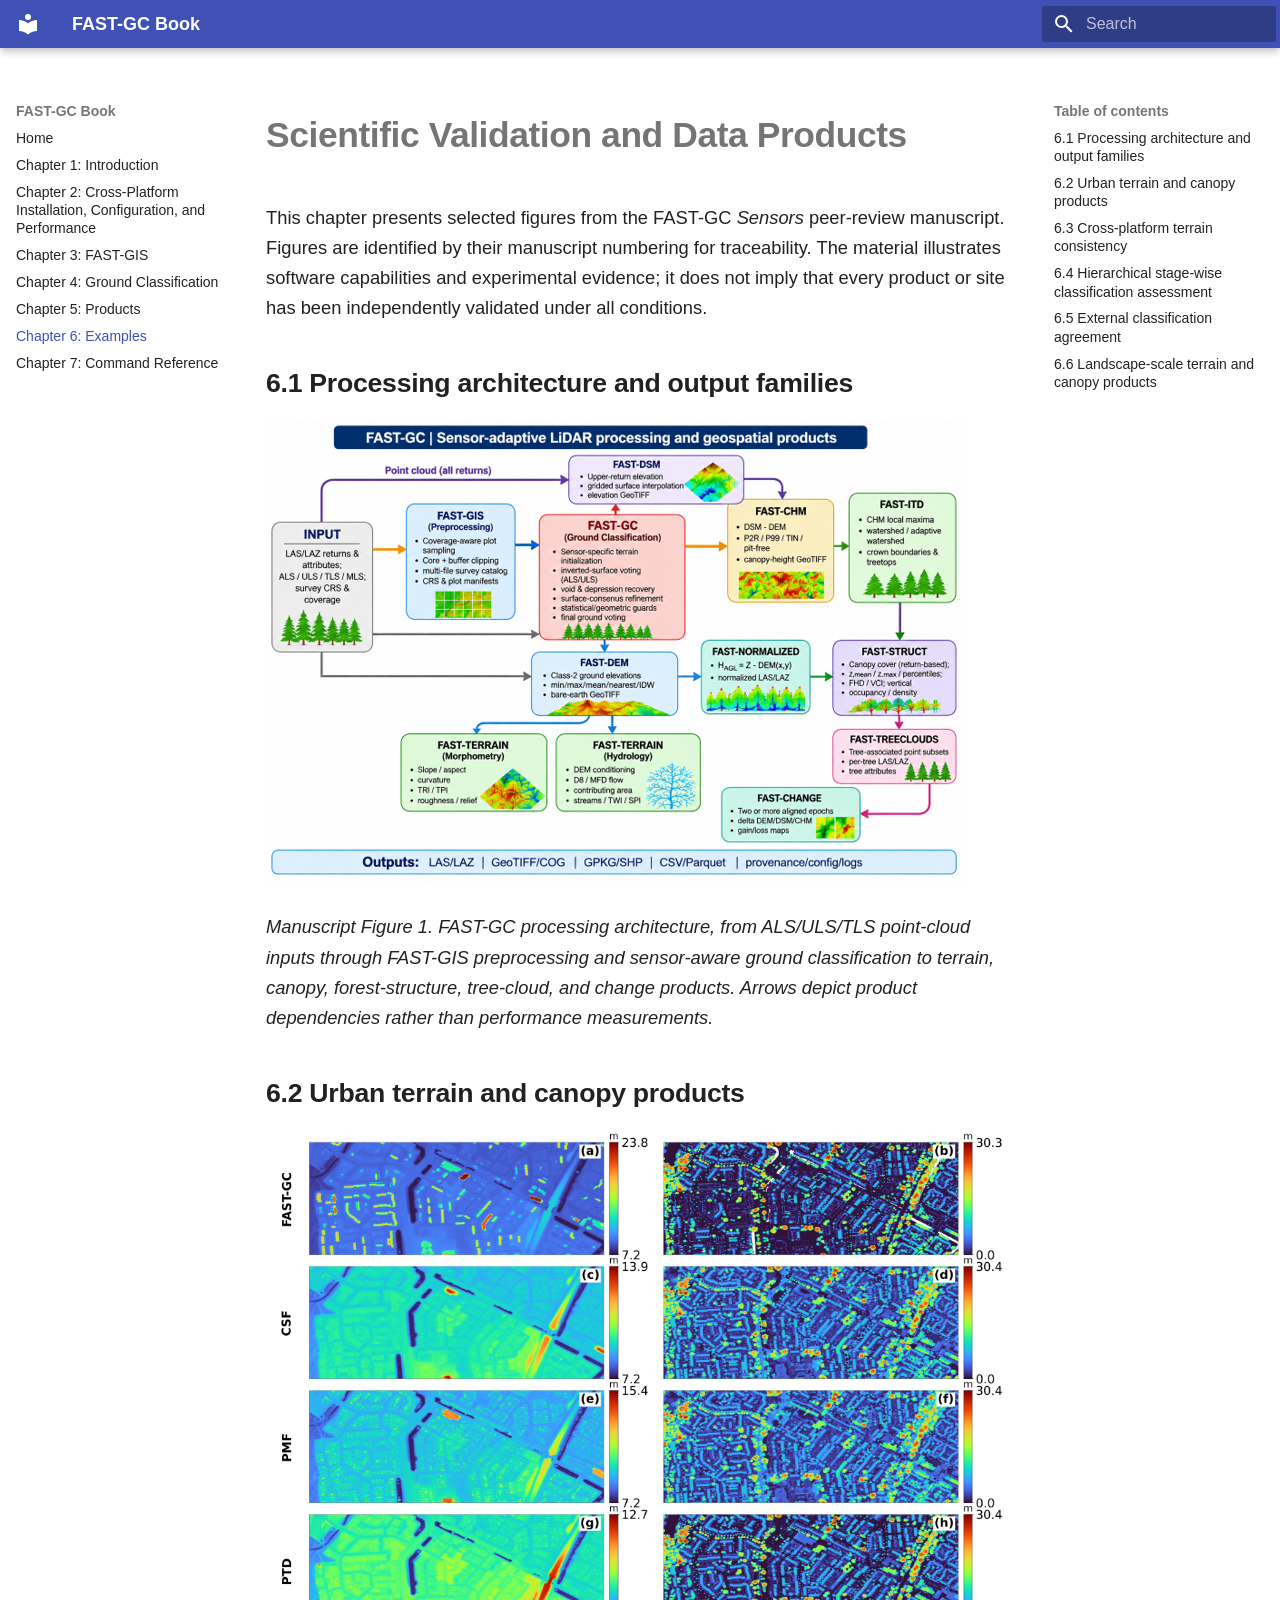
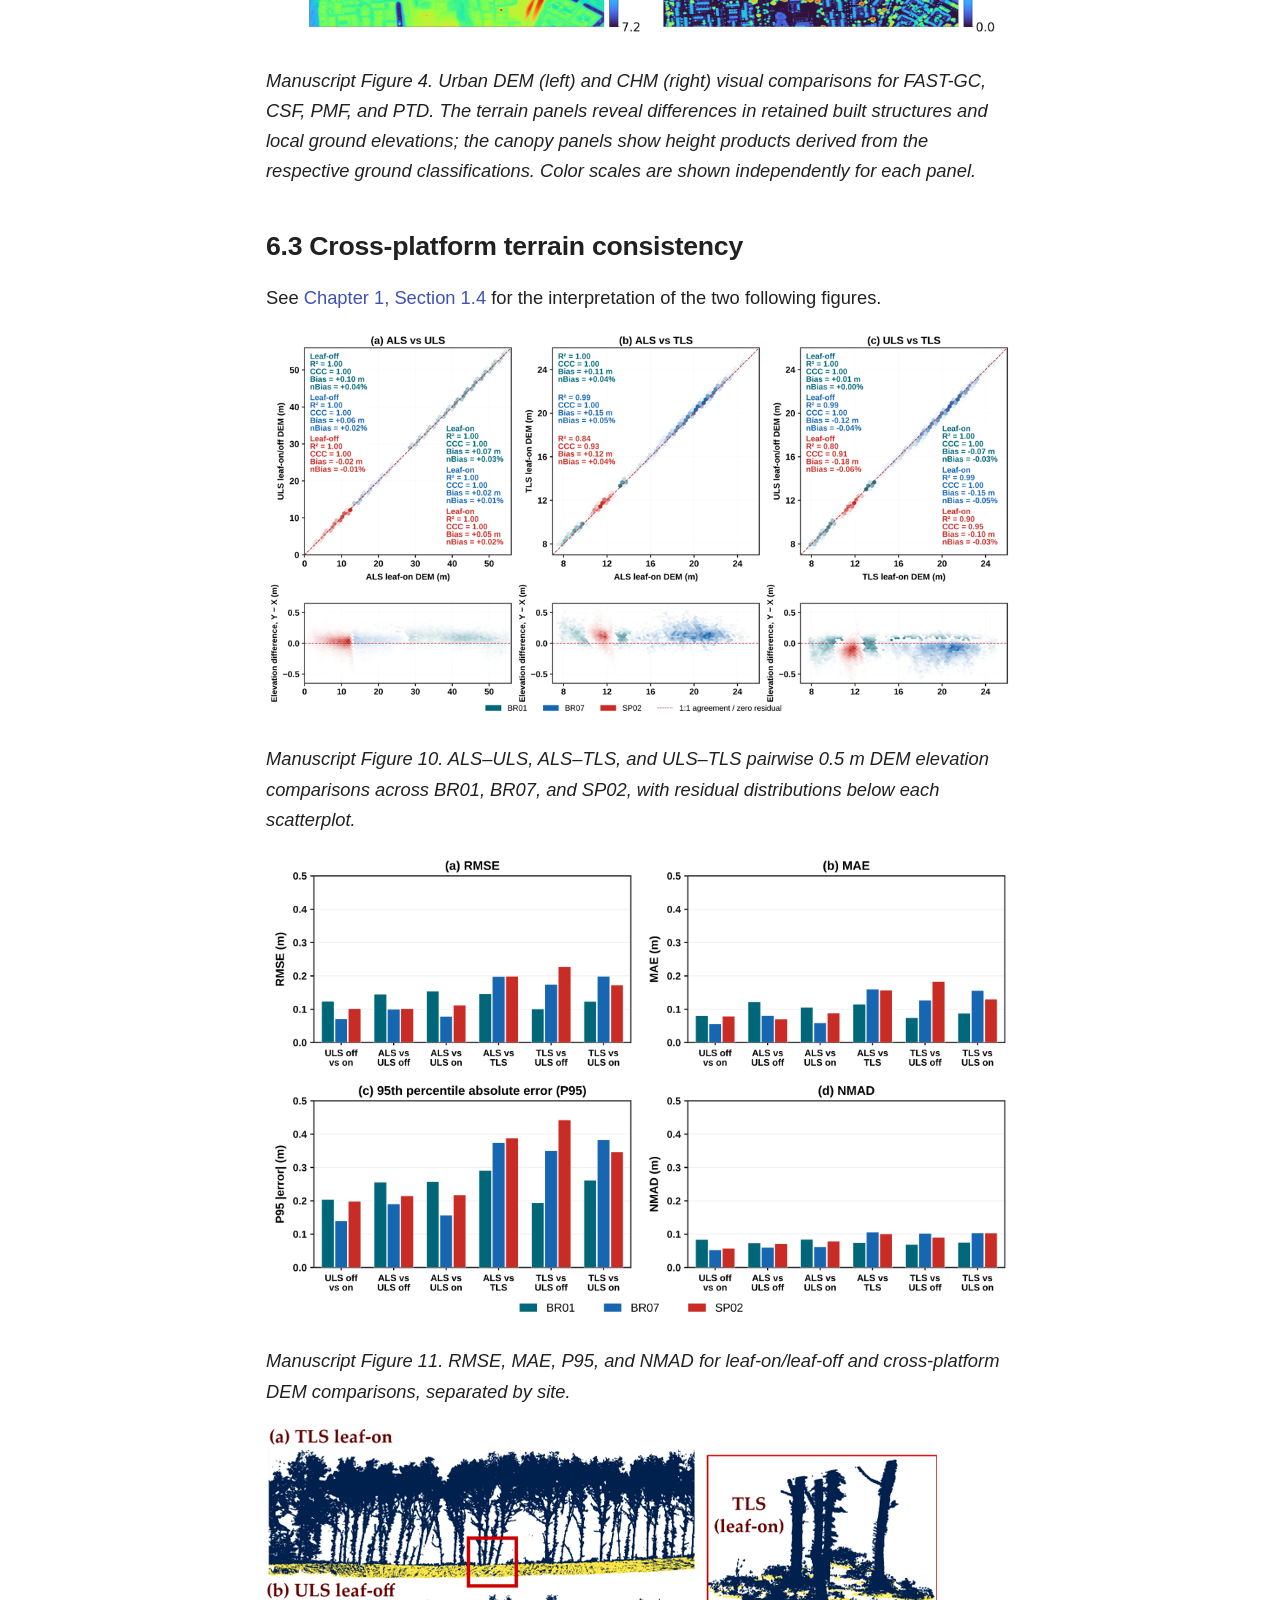
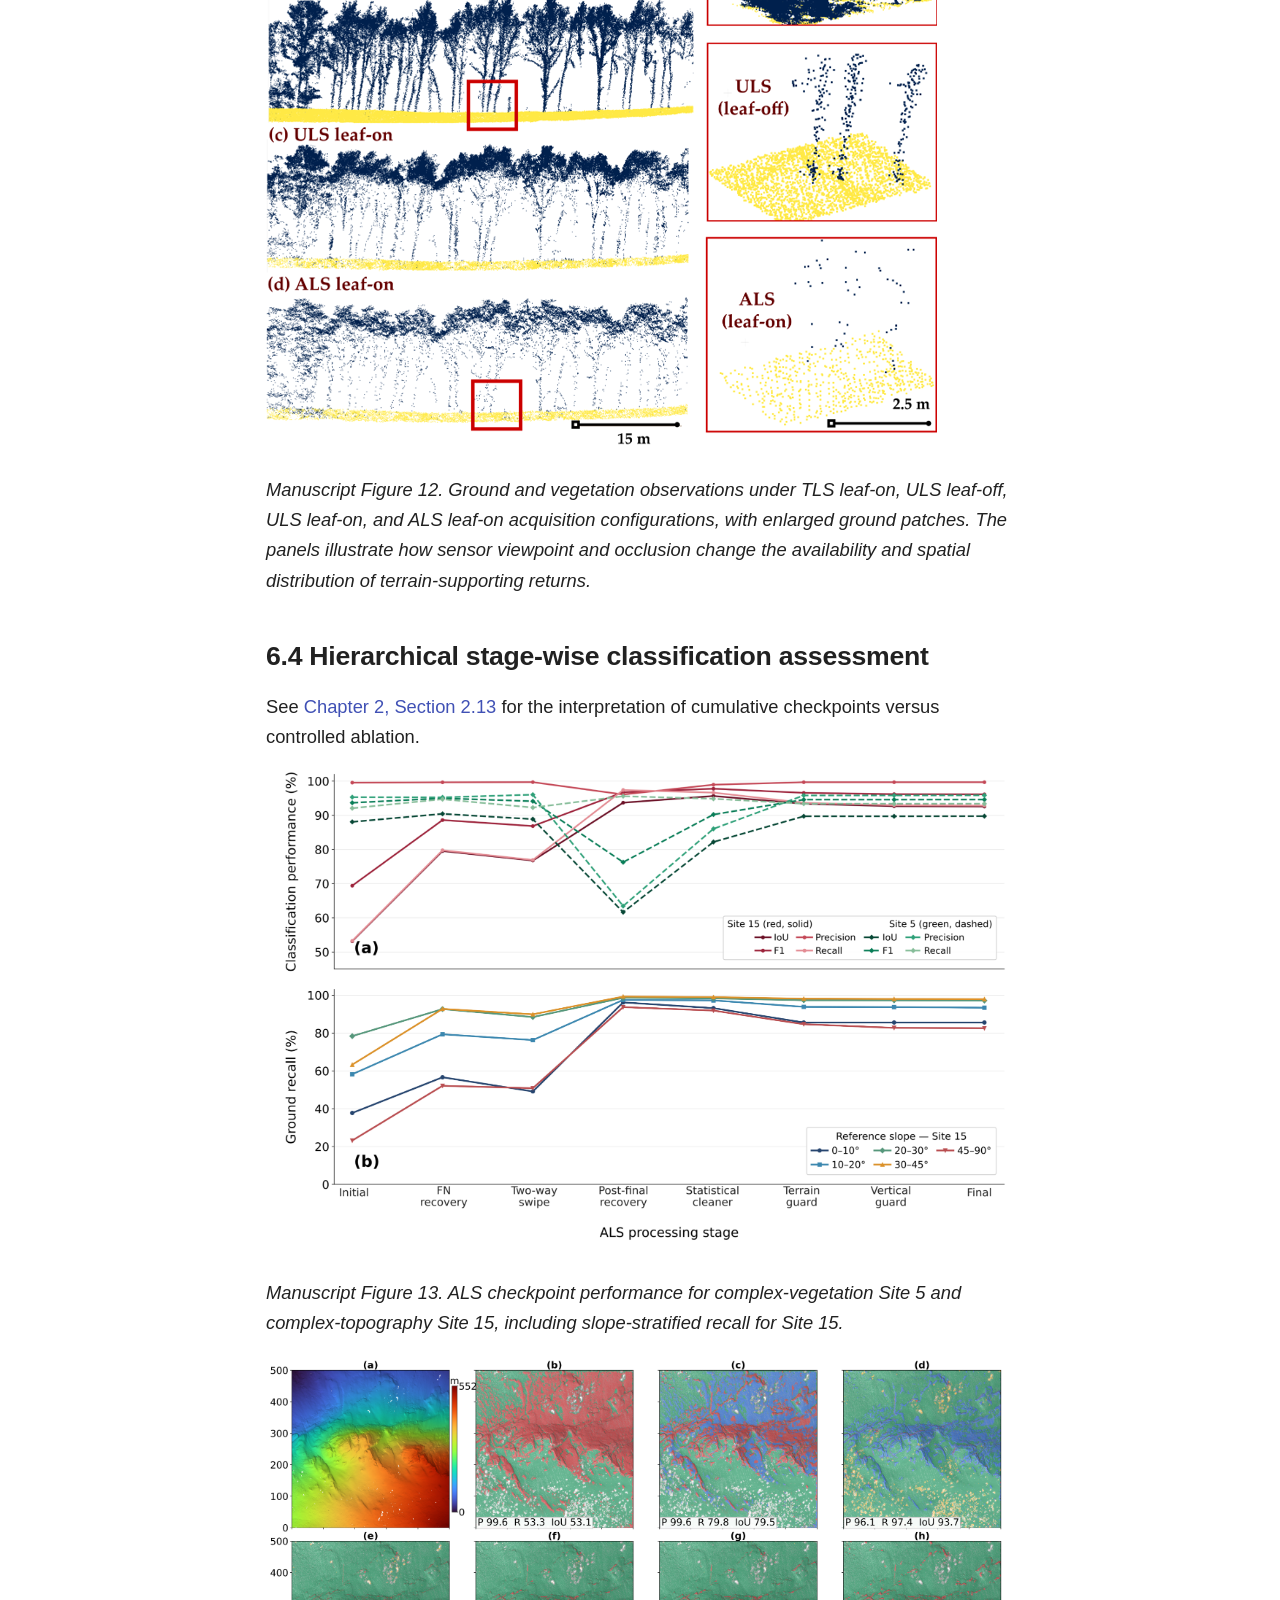
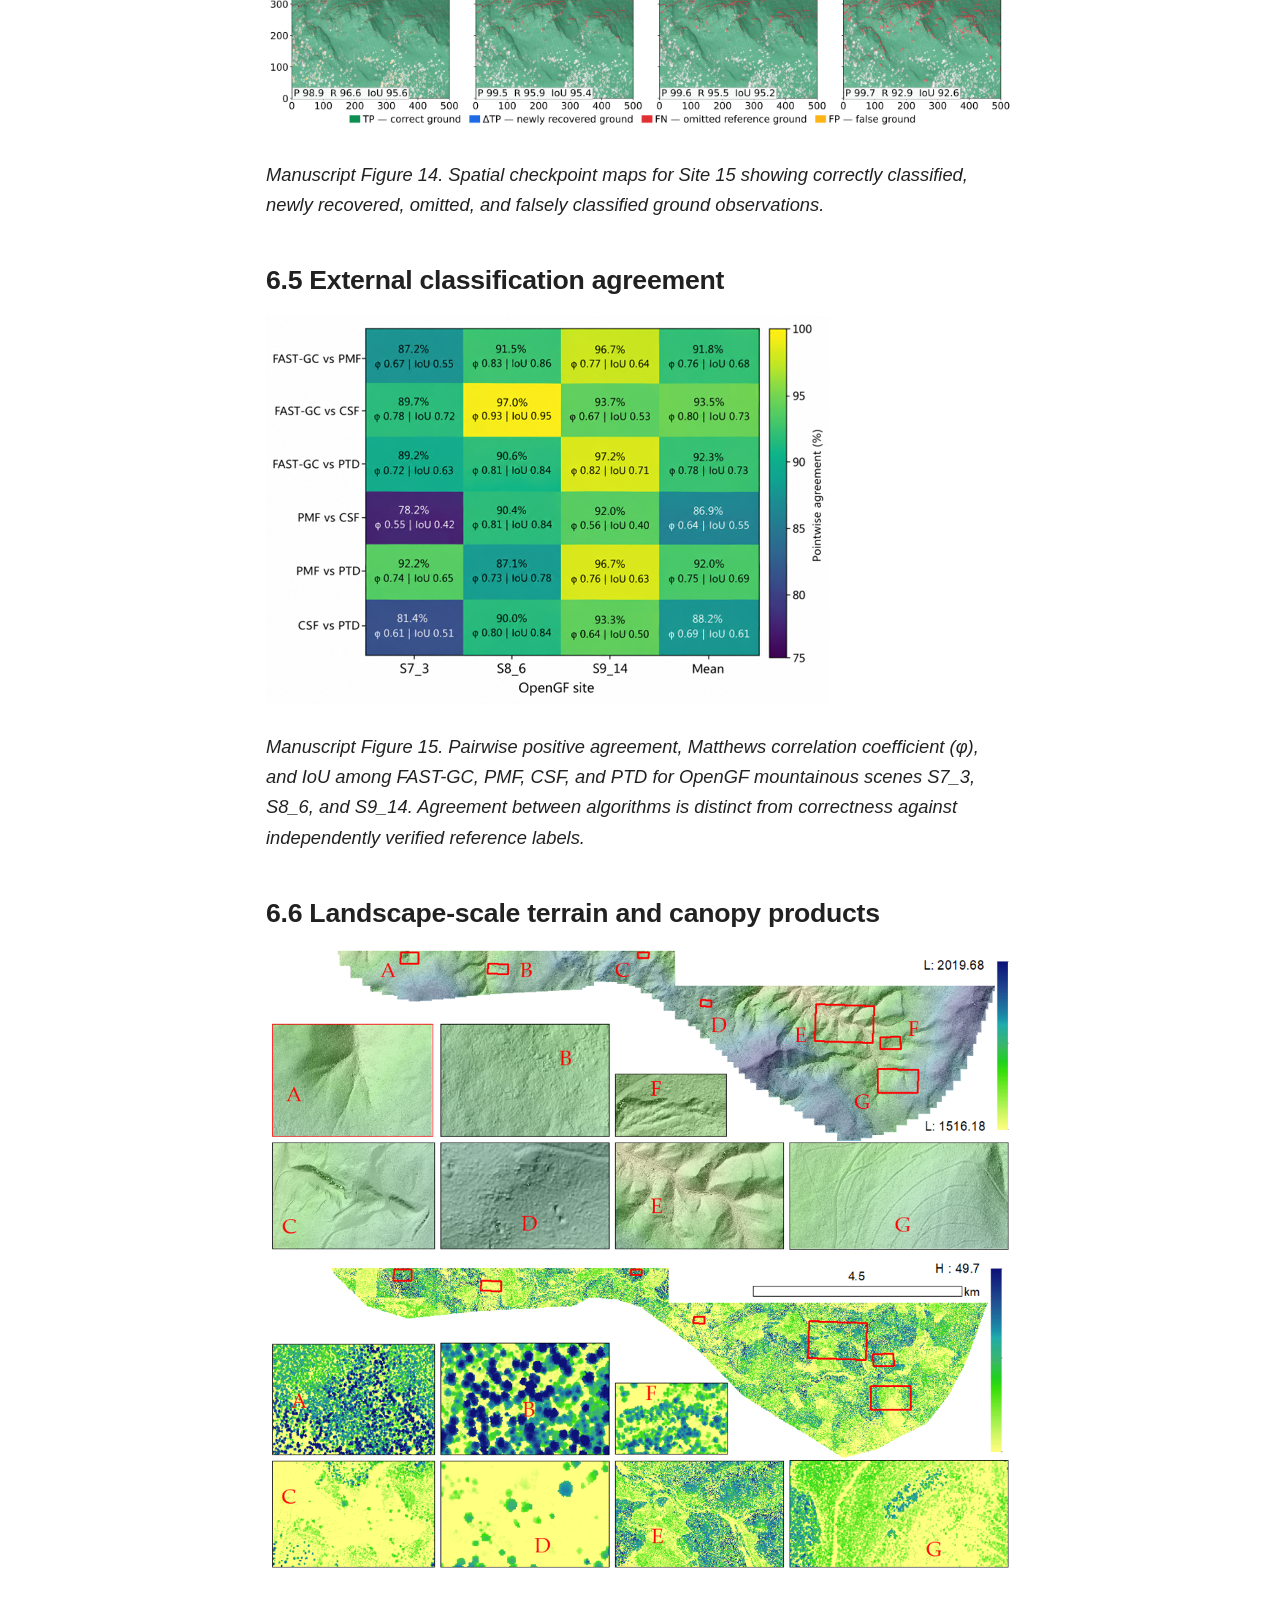
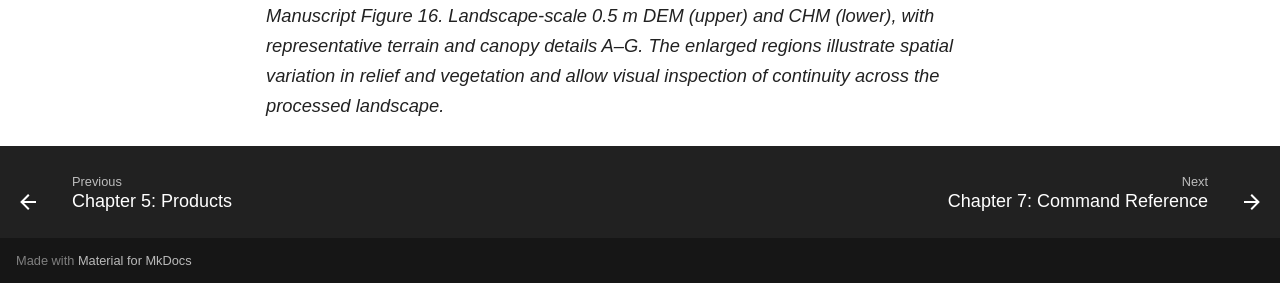
<file: 05-case-studies/index.html>
<!DOCTYPE html><html lang="en" class="no-js"><head>
    
      <meta charset="utf-8">
      <meta name="viewport" content="width=device-width,initial-scale=1">
      
        <meta name="description" content="Practical FAST-GC LiDAR processing guide">
      
      
      
        <link rel="canonical" href="https://nadeemfareed.github.io/fastgcBOOK/05-case-studies/">
      
      
        <link rel="prev" href="../04-products/">
      
      
        <link rel="next" href="../06-reference/">
      
      
        
      
      
      <link rel="icon" href="../assets/images/favicon.png">
      <meta name="generator" content="mkdocs-1.6.1, mkdocs-material-9.8.0">
    
    
      
        <title>Chapter 6: Examples - FAST-GC Book</title>
      
    
    
      <link rel="stylesheet" href="../assets/stylesheets/main.57a0d79d.min.css">
      
      


    
    
      
    
    
      
        
        
        <link rel="preconnect" href="https://fonts.gstatic.com" crossorigin="">
        <link rel="stylesheet" href="https://fonts.googleapis.com/css?family=Roboto:300,300i,400,400i,700,700i%7CRoboto+Mono:400,400i,700,700i&amp;display=fallback">
        <style>:root{--md-text-font:"Roboto";--md-code-font:"Roboto Mono"}</style>
      
    
    
      <link rel="stylesheet" href="../stylesheets/fastgc-book.css">
    
    <script>__md_scope=new URL("..",location),__md_hash=e=>[...e].reduce(((e,_)=>(e<<5)-e+_.charCodeAt(0)),0),__md_get=(e,_=localStorage,t=__md_scope)=>JSON.parse(_.getItem(t.pathname+"."+e)),__md_set=(e,_,t=localStorage,a=__md_scope)=>{try{t.setItem(a.pathname+"."+e,JSON.stringify(_))}catch(e){}}</script>
    
      

    
    
  <link href="../assets/stylesheets/glightbox.min.css" rel="stylesheet"><script src="../assets/javascripts/glightbox.min.js"></script><style id="glightbox-style">
            html.glightbox-open { overflow: initial; height: 100%; }
            .gslide-title { margin-top: 0px; user-select: text; }
            .gslide-desc { color: #666; user-select: text; }
            .gslide-image img { background: white; }
            .gscrollbar-fixer { padding-right: 15px; }
            .gdesc-inner { font-size: 0.75rem; }
            body[data-md-color-scheme="slate"] .gdesc-inner { background: var(--md-default-bg-color); }
            body[data-md-color-scheme="slate"] .gslide-title { color: var(--md-default-fg-color); }
            body[data-md-color-scheme="slate"] .gslide-desc { color: var(--md-default-fg-color); }
        </style></head>
  
  
    <body dir="ltr">
  
    
    <input class="md-toggle" data-md-toggle="drawer" type="checkbox" id="__drawer" autocomplete="off">
    <input class="md-toggle" data-md-toggle="search" type="checkbox" id="__search" autocomplete="off">
    <label class="md-overlay" for="__drawer"></label>
    <div data-md-component="skip">
      
        
        <a href="#scientific-validation-and-data-products" class="md-skip">
          Skip to content
        </a>
      
    </div>
    <div data-md-component="announce">
      
    </div>
    
    
      

  

<header class="md-header md-header--shadow" data-md-component="header">
  <nav class="md-header__inner md-grid" aria-label="Header">
    <a href=".." title="FAST-GC Book" class="md-header__button md-logo" aria-label="FAST-GC Book" data-md-component="logo">
      
  
  <svg xmlns="http://www.w3.org/2000/svg" viewBox="0 0 24 24"><path d="M12 8a3 3 0 0 0 3-3 3 3 0 0 0-3-3 3 3 0 0 0-3 3 3 3 0 0 0 3 3m0 3.54C9.64 9.35 6.5 8 3 8v11c3.5 0 6.64 1.35 9 3.54 2.36-2.19 5.5-3.54 9-3.54V8c-3.5 0-6.64 1.35-9 3.54"></path></svg>

    </a>
    <label class="md-header__button md-icon" for="__drawer">
      
      <svg xmlns="http://www.w3.org/2000/svg" viewBox="0 0 24 24"><path d="M3 6h18v2H3zm0 5h18v2H3zm0 5h18v2H3z"></path></svg>
    </label>
    <div class="md-header__title" data-md-component="header-title">
      <div class="md-header__ellipsis">
        <div class="md-header__topic">
          <span class="md-ellipsis">
            FAST-GC Book
          </span>
        </div>
        <div class="md-header__topic" data-md-component="header-topic">
          <span class="md-ellipsis">
            
              Chapter 6: Examples
            
          </span>
        </div>
      </div>
    </div>
    
    
      <script>var palette=__md_get("__palette");if(palette&&palette.color){if("(prefers-color-scheme)"===palette.color.media){var media=matchMedia("(prefers-color-scheme: light)"),input=document.querySelector(media.matches?"[data-md-color-media='(prefers-color-scheme: light)']":"[data-md-color-media='(prefers-color-scheme: dark)']");palette.color.media=input.getAttribute("data-md-color-media"),palette.color.scheme=input.getAttribute("data-md-color-scheme"),palette.color.primary=input.getAttribute("data-md-color-primary"),palette.color.accent=input.getAttribute("data-md-color-accent")}for(var[key,value]of Object.entries(palette.color))document.body.setAttribute("data-md-color-"+key,value)}</script>
    
    
    
      
      
        <label class="md-header__button md-icon" for="__search">
          
          <svg xmlns="http://www.w3.org/2000/svg" viewBox="0 0 24 24"><path d="M9.5 3A6.5 6.5 0 0 1 16 9.5c0 1.61-.59 3.09-1.56 4.23l.27.27h.79l5 5-1.5 1.5-5-5v-.79l-.27-.27A6.52 6.52 0 0 1 9.5 16 6.5 6.5 0 0 1 3 9.5 6.5 6.5 0 0 1 9.5 3m0 2C7 5 5 7 5 9.5S7 14 9.5 14 14 12 14 9.5 12 5 9.5 5"></path></svg>
        </label>
        <div class="md-search" data-md-component="search" role="dialog">
  <label class="md-search__overlay" for="__search"></label>
  <div class="md-search__inner" role="search">
    <form class="md-search__form" name="search">
      <input type="text" class="md-search__input" name="query" aria-label="Search" placeholder="Search" autocapitalize="off" autocorrect="off" autocomplete="off" spellcheck="false" data-md-component="search-query" required="">
      <label class="md-search__icon md-icon" for="__search">
        
        <svg xmlns="http://www.w3.org/2000/svg" viewBox="0 0 24 24"><path d="M9.5 3A6.5 6.5 0 0 1 16 9.5c0 1.61-.59 3.09-1.56 4.23l.27.27h.79l5 5-1.5 1.5-5-5v-.79l-.27-.27A6.52 6.52 0 0 1 9.5 16 6.5 6.5 0 0 1 3 9.5 6.5 6.5 0 0 1 9.5 3m0 2C7 5 5 7 5 9.5S7 14 9.5 14 14 12 14 9.5 12 5 9.5 5"></path></svg>
        
        <svg xmlns="http://www.w3.org/2000/svg" viewBox="0 0 24 24"><path d="M20 11v2H8l5.5 5.5-1.42 1.42L4.16 12l7.92-7.92L13.5 5.5 8 11z"></path></svg>
      </label>
      <nav class="md-search__options" aria-label="Search">
        
        <button type="reset" class="md-search__icon md-icon" title="Clear" aria-label="Clear" tabindex="-1">
          
          <svg xmlns="http://www.w3.org/2000/svg" viewBox="0 0 24 24"><path d="M19 6.41 17.59 5 12 10.59 6.41 5 5 6.41 10.59 12 5 17.59 6.41 19 12 13.41 17.59 19 19 17.59 13.41 12z"></path></svg>
        </button>
      </nav>
      
        <div class="md-search__suggest" data-md-component="search-suggest"></div>
      
    </form>
    <div class="md-search__output">
      <div class="md-search__scrollwrap" tabindex="0" data-md-scrollfix="">
        <div class="md-search-result" data-md-component="search-result">
          <div class="md-search-result__meta">
            Initializing search
          </div>
          <ol class="md-search-result__list" role="presentation"></ol>
        </div>
      </div>
    </div>
  </div>
</div>
      
    
    
  </nav>
  
</header>
    
    <div class="md-container" data-md-component="container">
      
      
        
          
        
      
      <main class="md-main" data-md-component="main">
        <div class="md-main__inner md-grid">
          
            
              
              <div class="md-sidebar md-sidebar--primary" data-md-component="sidebar" data-md-type="navigation">
                <div class="md-sidebar__scrollwrap">
                  <div class="md-sidebar__inner">
                    



<nav class="md-nav md-nav--primary" aria-label="Navigation" data-md-level="0">
  <label class="md-nav__title" for="__drawer">
    <a href=".." title="FAST-GC Book" class="md-nav__button md-logo" aria-label="FAST-GC Book" data-md-component="logo">
      
  
  <svg xmlns="http://www.w3.org/2000/svg" viewBox="0 0 24 24"><path d="M12 8a3 3 0 0 0 3-3 3 3 0 0 0-3-3 3 3 0 0 0-3 3 3 3 0 0 0 3 3m0 3.54C9.64 9.35 6.5 8 3 8v11c3.5 0 6.64 1.35 9 3.54 2.36-2.19 5.5-3.54 9-3.54V8c-3.5 0-6.64 1.35-9 3.54"></path></svg>

    </a>
    FAST-GC Book
  </label>
  
  <ul class="md-nav__list" data-md-scrollfix="">
    
      
      
  
  
  
  
    <li class="md-nav__item">
      <a href=".." class="md-nav__link">
        
  
  
  <span class="md-ellipsis">
    
  
    Home
  

    
  </span>
  
  

      </a>
    </li>
  

    
      
      
  
  
  
  
    <li class="md-nav__item">
      <a href="../01-introduction/" class="md-nav__link">
        
  
  
  <span class="md-ellipsis">
    
  
    Chapter 1: Introduction
  

    
  </span>
  
  

      </a>
    </li>
  

    
      
      
  
  
  
  
    <li class="md-nav__item">
      <a href="../02-installation/" class="md-nav__link">
        
  
  
  <span class="md-ellipsis">
    
  
    Chapter 2: Cross-Platform Installation, Configuration, and Performance
  

    
  </span>
  
  

      </a>
    </li>
  

    
      
      
  
  
  
  
    <li class="md-nav__item">
      <a href="../02-fast-gis/" class="md-nav__link">
        
  
  
  <span class="md-ellipsis">
    
  
    Chapter 3: FAST-GIS
  

    
  </span>
  
  

      </a>
    </li>
  

    
      
      
  
  
  
  
    <li class="md-nav__item">
      <a href="../03-ground-classification/" class="md-nav__link">
        
  
  
  <span class="md-ellipsis">
    
  
    Chapter 4: Ground Classification
  

    
  </span>
  
  

      </a>
    </li>
  

    
      
      
  
  
  
  
    <li class="md-nav__item">
      <a href="../04-products/" class="md-nav__link">
        
  
  
  <span class="md-ellipsis">
    
  
    Chapter 5: Products
  

    
  </span>
  
  

      </a>
    </li>
  

    
      
      
  
  
    
  
  
  
    <li class="md-nav__item md-nav__item--active">
      
      <input class="md-nav__toggle md-toggle" type="checkbox" id="__toc">
      
      
        
      
      
        <label class="md-nav__link md-nav__link--active" for="__toc">
          
  
  
  <span class="md-ellipsis">
    
  
    Chapter 6: Examples
  

    
  </span>
  
  

          <span class="md-nav__icon md-icon"></span>
        </label>
      
      <a href="./" class="md-nav__link md-nav__link--active">
        
  
  
  <span class="md-ellipsis">
    
  
    Chapter 6: Examples
  

    
  </span>
  
  

      </a>
      
        

<nav class="md-nav md-nav--secondary" aria-label="Table of contents">
  
  
  
    
  
  
    <label class="md-nav__title" for="__toc">
      <span class="md-nav__icon md-icon"></span>
      Table of contents
    </label>
    <ul class="md-nav__list" data-md-component="toc" data-md-scrollfix="">
      
        <li class="md-nav__item">
  <a href="#61-processing-architecture-and-output-families" class="md-nav__link">
    <span class="md-ellipsis">
      
        6.1 Processing architecture and output families
      
    </span>
  </a>
  
</li>
      
        <li class="md-nav__item">
  <a href="#62-urban-terrain-and-canopy-products" class="md-nav__link">
    <span class="md-ellipsis">
      
        6.2 Urban terrain and canopy products
      
    </span>
  </a>
  
</li>
      
        <li class="md-nav__item">
  <a href="#63-cross-platform-terrain-consistency" class="md-nav__link">
    <span class="md-ellipsis">
      
        6.3 Cross-platform terrain consistency
      
    </span>
  </a>
  
</li>
      
        <li class="md-nav__item">
  <a href="#64-hierarchical-stage-wise-classification-assessment" class="md-nav__link">
    <span class="md-ellipsis">
      
        6.4 Hierarchical stage-wise classification assessment
      
    </span>
  </a>
  
</li>
      
        <li class="md-nav__item">
  <a href="#65-external-classification-agreement" class="md-nav__link">
    <span class="md-ellipsis">
      
        6.5 External classification agreement
      
    </span>
  </a>
  
</li>
      
        <li class="md-nav__item">
  <a href="#66-landscape-scale-terrain-and-canopy-products" class="md-nav__link">
    <span class="md-ellipsis">
      
        6.6 Landscape-scale terrain and canopy products
      
    </span>
  </a>
  
</li>
      
    </ul>
  
</nav>
      
    </li>
  

    
      
      
  
  
  
  
    <li class="md-nav__item">
      <a href="../06-reference/" class="md-nav__link">
        
  
  
  <span class="md-ellipsis">
    
  
    Chapter 7: Command Reference
  

    
  </span>
  
  

      </a>
    </li>
  

    
  </ul>
</nav>
                  </div>
                </div>
              </div>
            
            
              
              <div class="md-sidebar md-sidebar--secondary" data-md-component="sidebar" data-md-type="toc">
                <div class="md-sidebar__scrollwrap">
                  <div class="md-sidebar__inner">
                    

<nav class="md-nav md-nav--secondary" aria-label="Table of contents">
  
  
  
    
  
  
    <label class="md-nav__title" for="__toc">
      <span class="md-nav__icon md-icon"></span>
      Table of contents
    </label>
    <ul class="md-nav__list" data-md-component="toc" data-md-scrollfix="">
      
        <li class="md-nav__item">
  <a href="#61-processing-architecture-and-output-families" class="md-nav__link">
    <span class="md-ellipsis">
      
        6.1 Processing architecture and output families
      
    </span>
  </a>
  
</li>
      
        <li class="md-nav__item">
  <a href="#62-urban-terrain-and-canopy-products" class="md-nav__link">
    <span class="md-ellipsis">
      
        6.2 Urban terrain and canopy products
      
    </span>
  </a>
  
</li>
      
        <li class="md-nav__item">
  <a href="#63-cross-platform-terrain-consistency" class="md-nav__link">
    <span class="md-ellipsis">
      
        6.3 Cross-platform terrain consistency
      
    </span>
  </a>
  
</li>
      
        <li class="md-nav__item">
  <a href="#64-hierarchical-stage-wise-classification-assessment" class="md-nav__link">
    <span class="md-ellipsis">
      
        6.4 Hierarchical stage-wise classification assessment
      
    </span>
  </a>
  
</li>
      
        <li class="md-nav__item">
  <a href="#65-external-classification-agreement" class="md-nav__link">
    <span class="md-ellipsis">
      
        6.5 External classification agreement
      
    </span>
  </a>
  
</li>
      
        <li class="md-nav__item">
  <a href="#66-landscape-scale-terrain-and-canopy-products" class="md-nav__link">
    <span class="md-ellipsis">
      
        6.6 Landscape-scale terrain and canopy products
      
    </span>
  </a>
  
</li>
      
    </ul>
  
</nav>
                  </div>
                </div>
              </div>
            
          
          
            <div class="md-content" data-md-component="content">
              
                



  


              
              <article class="md-content__inner md-typeset">
                
                  



<h1 id="scientific-validation-and-data-products">Scientific Validation and Data Products</h1>
<p>This chapter presents selected figures from the FAST-GC <em>Sensors</em> peer-review manuscript. Figures are identified by their manuscript numbering for traceability. The material illustrates software capabilities and experimental evidence; it does not imply that every product or site has been independently validated under all conditions.</p>
<h2 id="61-processing-architecture-and-output-families">6.1 Processing architecture and output families</h2>
<p><a class="glightbox" data-type="image" data-width="auto" data-height="auto" href="../assets/manuscript-figures/Figure.1.png" data-desc-position="bottom"><img alt="FAST-GC modular processing architecture" src="../assets/manuscript-figures/Figure.1.png"></a></p>
<p><em>Manuscript Figure 1. FAST-GC processing architecture, from ALS/ULS/TLS point-cloud inputs through FAST-GIS preprocessing and sensor-aware ground classification to terrain, canopy, forest-structure, tree-cloud, and change products. Arrows depict product dependencies rather than performance measurements.</em></p>
<h2 id="62-urban-terrain-and-canopy-products">6.2 Urban terrain and canopy products</h2>
<p><a class="glightbox" data-type="image" data-width="auto" data-height="auto" href="../assets/manuscript-figures/Figure.4.png" data-desc-position="bottom"><img alt="Urban DEM and CHM comparisons" src="../assets/manuscript-figures/Figure.4.png"></a></p>
<p><em>Manuscript Figure 4. Urban DEM (left) and CHM (right) visual comparisons for FAST-GC, CSF, PMF, and PTD. The terrain panels reveal differences in retained built structures and local ground elevations; the canopy panels show height products derived from the respective ground classifications. Color scales are shown independently for each panel.</em></p>
<h2 id="63-cross-platform-terrain-consistency">6.3 Cross-platform terrain consistency</h2>
<p>See <a href="../01-introduction/#14-cross-platform-consistency-als-uls-and-tls">Chapter 1, Section 1.4</a> for the interpretation of the two following figures.</p>
<p><a class="glightbox" data-type="image" data-width="auto" data-height="auto" href="../assets/manuscript-figures/Figure.10.png" data-desc-position="bottom"><img alt="Pairwise DEM scatterplots and residuals" src="../assets/manuscript-figures/Figure.10.png"></a></p>
<p><em>Manuscript Figure 10. ALS–ULS, ALS–TLS, and ULS–TLS pairwise 0.5 m DEM elevation comparisons across BR01, BR07, and SP02, with residual distributions below each scatterplot.</em></p>
<p><a class="glightbox" data-type="image" data-width="auto" data-height="auto" href="../assets/manuscript-figures/Figure.11.png" data-desc-position="bottom"><img alt="DEM comparison error metrics" src="../assets/manuscript-figures/Figure.11.png"></a></p>
<p><em>Manuscript Figure 11. RMSE, MAE, P95, and NMAD for leaf-on/leaf-off and cross-platform DEM comparisons, separated by site.</em></p>
<p><a class="glightbox" data-type="image" data-width="auto" data-height="auto" href="../assets/manuscript-figures/Figure.12.png" data-desc-position="bottom"><img alt="Ground visibility across sensor platforms" src="../assets/manuscript-figures/Figure.12.png"></a></p>
<p><em>Manuscript Figure 12. Ground and vegetation observations under TLS leaf-on, ULS leaf-off, ULS leaf-on, and ALS leaf-on acquisition configurations, with enlarged ground patches. The panels illustrate how sensor viewpoint and occlusion change the availability and spatial distribution of terrain-supporting returns.</em></p>
<h2 id="64-hierarchical-stage-wise-classification-assessment">6.4 Hierarchical stage-wise classification assessment</h2>
<p>See <a href="../02-installation/#213-stage-wise-ablation-and-algorithm-stability">Chapter 2, Section 2.13</a> for the interpretation of cumulative checkpoints versus controlled ablation.</p>
<p><a class="glightbox" data-type="image" data-width="auto" data-height="auto" href="../assets/manuscript-figures/Figure.13.png" data-desc-position="bottom"><img alt="ALS stage-wise metrics" src="../assets/manuscript-figures/Figure.13.png"></a></p>
<p><em>Manuscript Figure 13. ALS checkpoint performance for complex-vegetation Site 5 and complex-topography Site 15, including slope-stratified recall for Site 15.</em></p>
<p><a class="glightbox" data-type="image" data-width="auto" data-height="auto" href="../assets/manuscript-figures/Figure.14.png" data-desc-position="bottom"><img alt="Spatial audit of classification stages" src="../assets/manuscript-figures/Figure.14.png"></a></p>
<p><em>Manuscript Figure 14. Spatial checkpoint maps for Site 15 showing correctly classified, newly recovered, omitted, and falsely classified ground observations.</em></p>
<h2 id="65-external-classification-agreement">6.5 External classification agreement</h2>
<p><a class="glightbox" data-type="image" data-width="auto" data-height="auto" href="../assets/manuscript-figures/Figure.15.png" data-desc-position="bottom"><img alt="OpenGF pairwise agreement" src="../assets/manuscript-figures/Figure.15.png"></a></p>
<p><em>Manuscript Figure 15. Pairwise positive agreement, Matthews correlation coefficient (φ), and IoU among FAST-GC, PMF, CSF, and PTD for OpenGF mountainous scenes S7_3, S8_6, and S9_14. Agreement between algorithms is distinct from correctness against independently verified reference labels.</em></p>
<h2 id="66-landscape-scale-terrain-and-canopy-products">6.6 Landscape-scale terrain and canopy products</h2>
<p><a class="glightbox" data-type="image" data-width="auto" data-height="auto" href="../assets/manuscript-figures/Figure.16.png" data-desc-position="bottom"><img alt="Landscape-scale DEM and CHM" src="../assets/manuscript-figures/Figure.16.png"></a></p>
<p><em>Manuscript Figure 16. Landscape-scale 0.5 m DEM (upper) and CHM (lower), with representative terrain and canopy details A–G. The enlarged regions illustrate spatial variation in relief and vegetation and allow visual inspection of continuity across the processed landscape.</em></p>












                
              </article>
            </div>
          
          
<script>var target=document.getElementById(location.hash.slice(1));target&&target.name&&(target.checked=target.name.startsWith("__tabbed_"))</script>
        </div>
        
          <button type="button" class="md-top md-icon" data-md-component="top" hidden="">
  
  <svg xmlns="http://www.w3.org/2000/svg" viewBox="0 0 24 24"><path d="M13 20h-2V8l-5.5 5.5-1.42-1.42L12 4.16l7.92 7.92-1.42 1.42L13 8z"></path></svg>
  Back to top
</button>
        
      </main>
      
        <footer class="md-footer">
  
    
      
      <nav class="md-footer__inner md-grid" aria-label="Footer">
        
          
          <a href="../04-products/" class="md-footer__link md-footer__link--prev" aria-label="Previous: Chapter 5: Products">
            <div class="md-footer__button md-icon">
              
              <svg xmlns="http://www.w3.org/2000/svg" viewBox="0 0 24 24"><path d="M20 11v2H8l5.5 5.5-1.42 1.42L4.16 12l7.92-7.92L13.5 5.5 8 11z"></path></svg>
            </div>
            <div class="md-footer__title">
              <span class="md-footer__direction">
                Previous
              </span>
              <div class="md-ellipsis">
                Chapter 5: Products
              </div>
            </div>
          </a>
        
        
          
          <a href="../06-reference/" class="md-footer__link md-footer__link--next" aria-label="Next: Chapter 7: Command Reference">
            <div class="md-footer__title">
              <span class="md-footer__direction">
                Next
              </span>
              <div class="md-ellipsis">
                Chapter 7: Command Reference
              </div>
            </div>
            <div class="md-footer__button md-icon">
              
              <svg xmlns="http://www.w3.org/2000/svg" viewBox="0 0 24 24"><path d="M4 11v2h12l-5.5 5.5 1.42 1.42L19.84 12l-7.92-7.92L10.5 5.5 16 11z"></path></svg>
            </div>
          </a>
        
      </nav>
    
  
  <div class="md-footer-meta md-typeset">
    <div class="md-footer-meta__inner md-grid">
      <div class="md-copyright">
  
  
    Made with
    <a href="https://squidfunk.github.io/mkdocs-material/" target="_blank" rel="noopener">
      Material for MkDocs
    </a>
  
</div>
      
    </div>
  </div>
</footer>
      
    </div>
    <div class="md-dialog" data-md-component="dialog">
      <div class="md-dialog__inner md-typeset"></div>
    </div>
    
      <div class="md-progress" data-md-component="progress" role="progressbar"></div>
    
    
    
      
      
      <script id="__config" type="application/json">{"annotate": null, "base": "..", "features": ["navigation.sections", "navigation.indexes", "navigation.top", "search.highlight", "content.code.copy", "navigation.instant", "navigation.instant.progress", "navigation.path", "navigation.footer", "toc.follow", "search.suggest"], "search": "../assets/javascripts/workers/search.a7633da7.min.js", "tags": null, "translations": {"clipboard.copied": "Copied to clipboard", "clipboard.copy": "Copy to clipboard", "search.result.more.one": "1 more on this page", "search.result.more.other": "# more on this page", "search.result.none": "No matching documents", "search.result.one": "1 matching document", "search.result.other": "# matching documents", "search.result.placeholder": "Type to start searching", "search.result.term.missing": "Missing", "select.version": "Select version"}, "version": null}</script>
    
    
      <script src="../assets/javascripts/bundle.c21346df.min.js"></script>
      
        <script src="../javascripts/fastgc-navigation.js"></script>
      
    
  
<script id="init-glightbox">const lightbox = GLightbox({"touchNavigation": true, "loop": false, "zoomable": true, "draggable": true, "openEffect": "zoom", "closeEffect": "zoom", "slideEffect": "slide"});
document$.subscribe(()=>{ lightbox.reload(); });
</script></body></html>
</file>
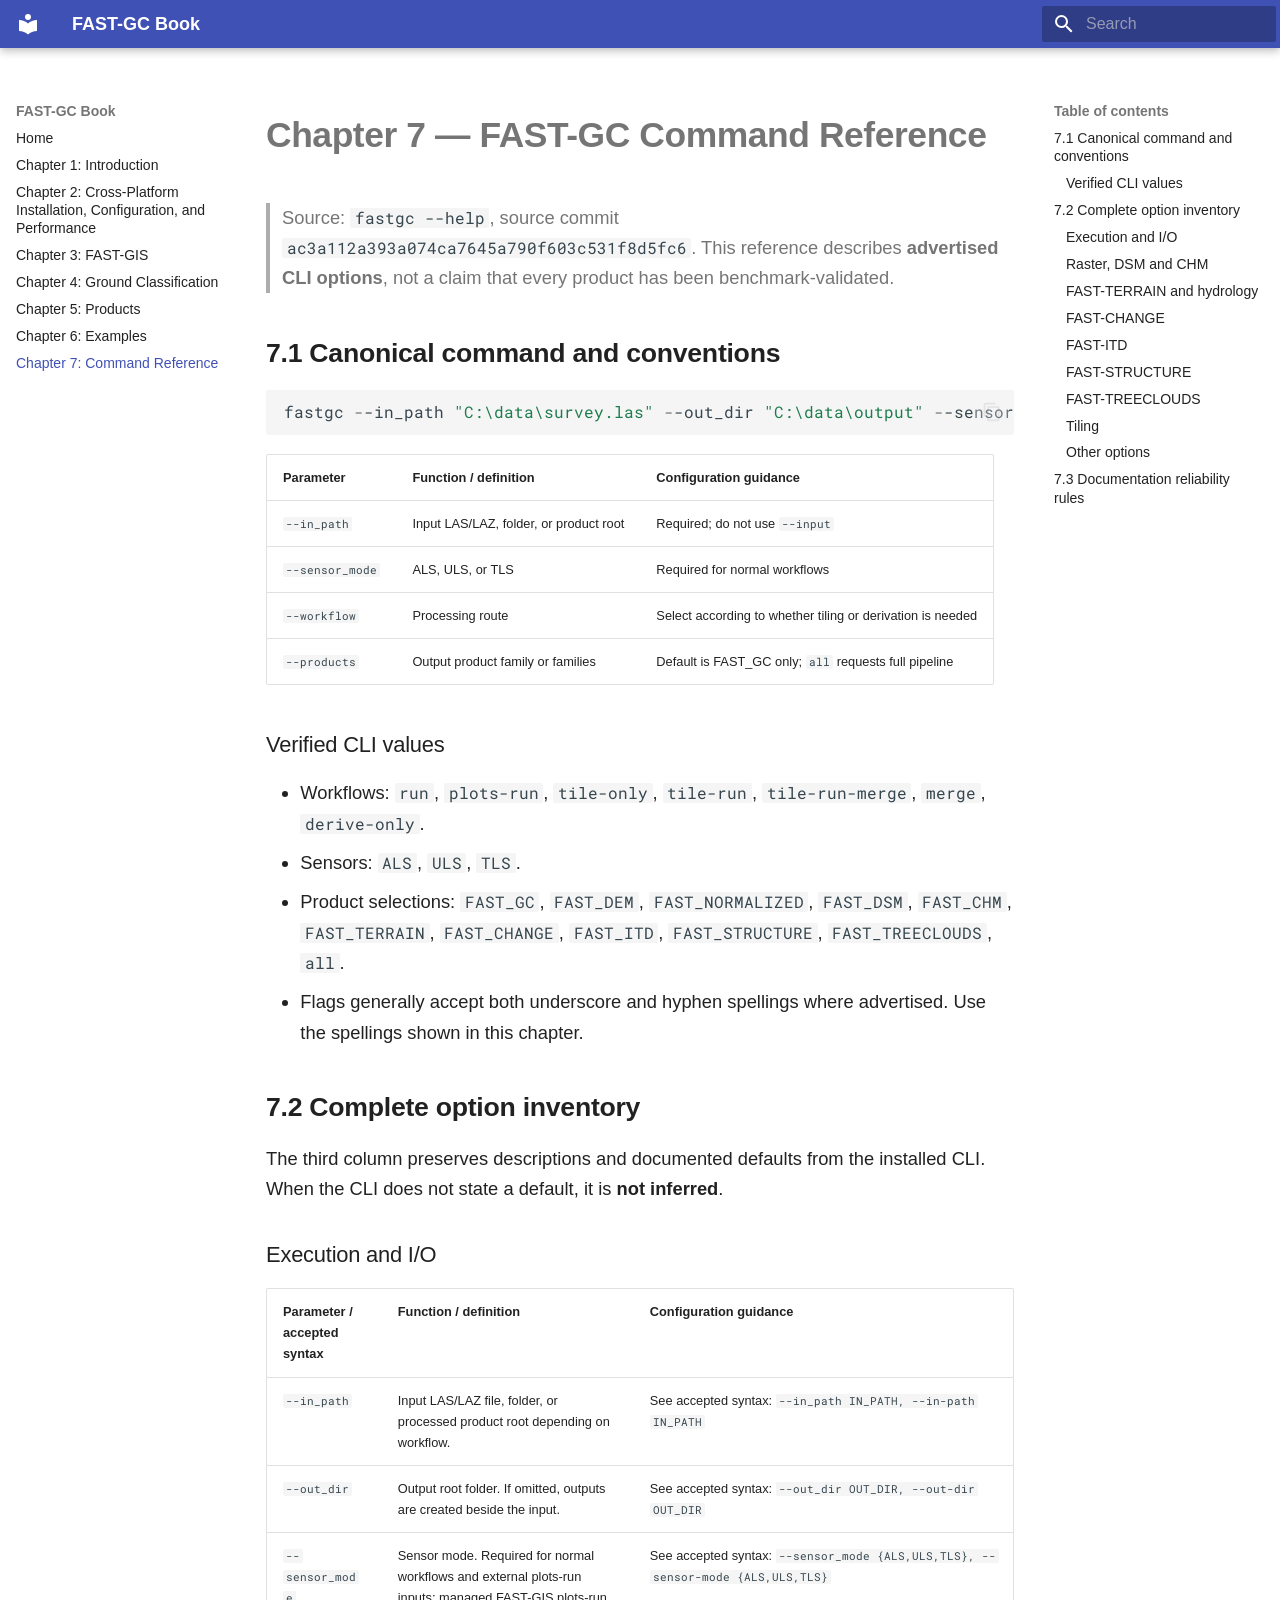
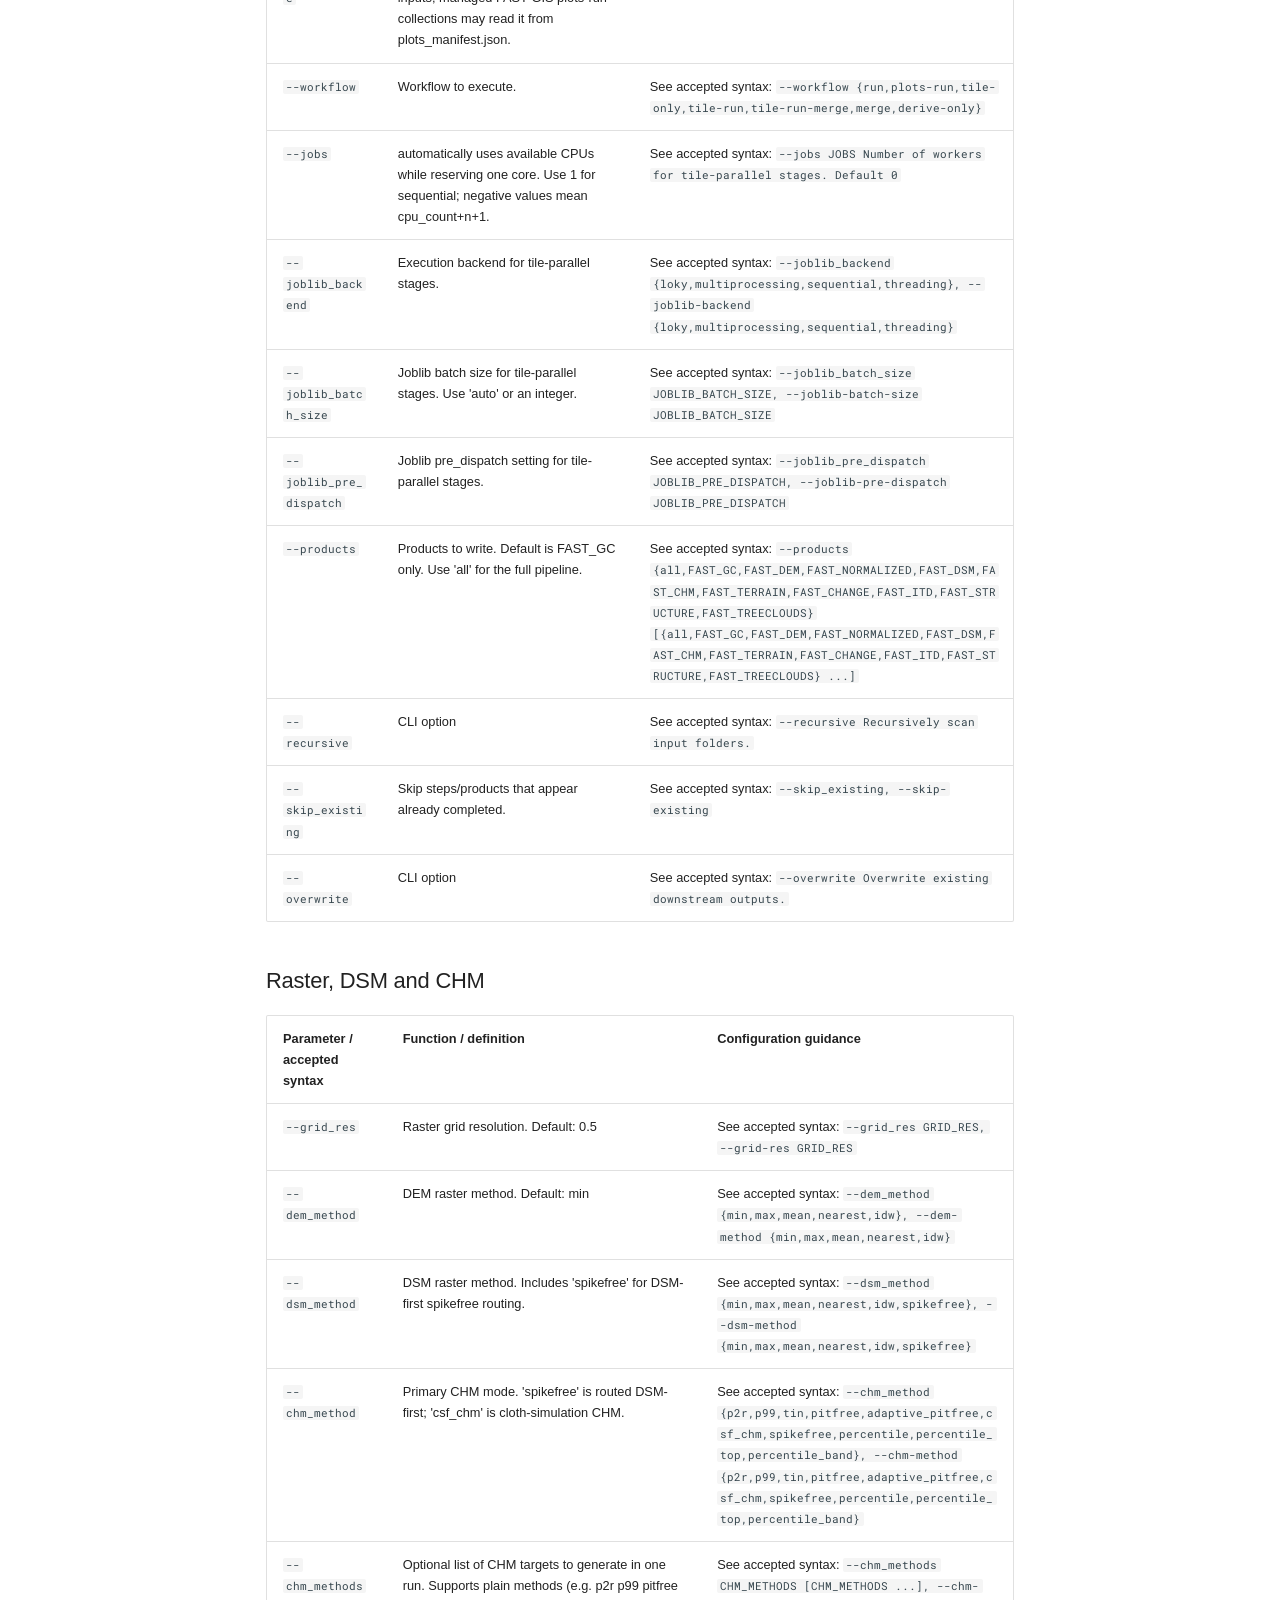
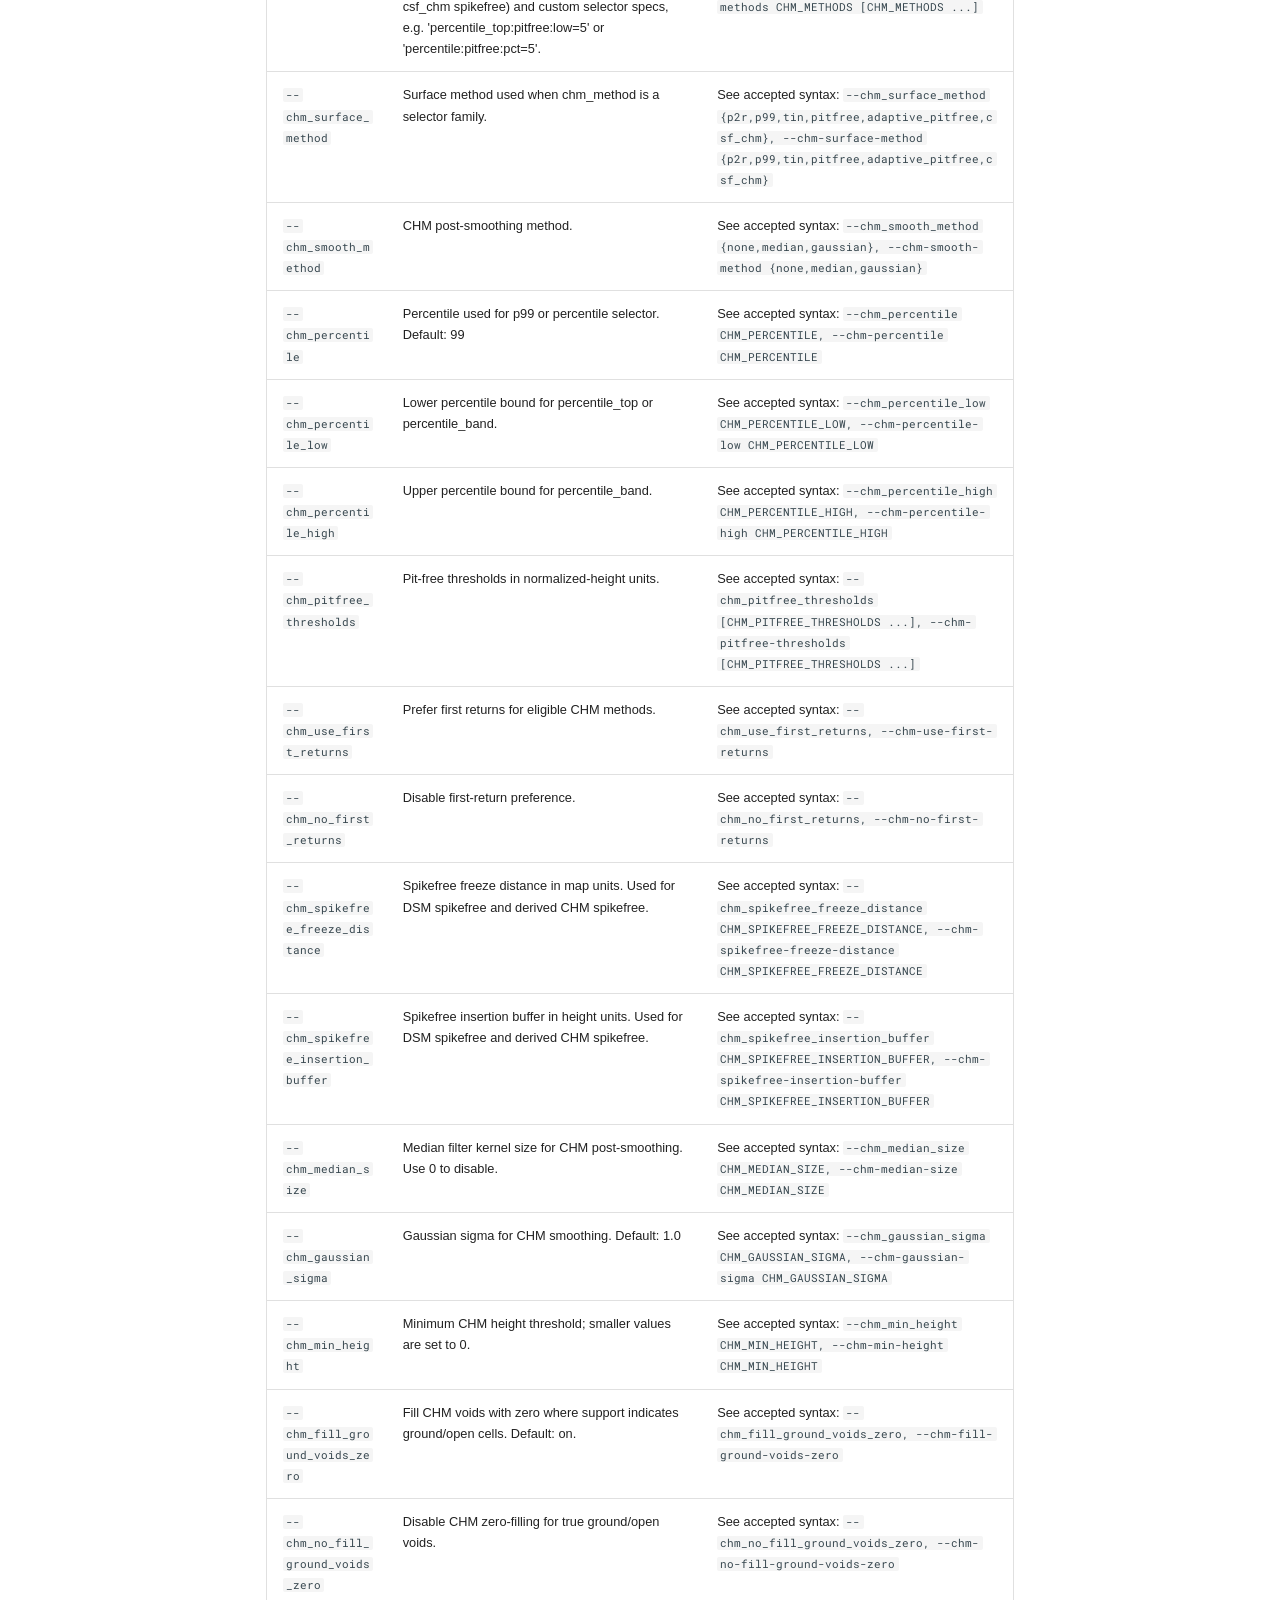
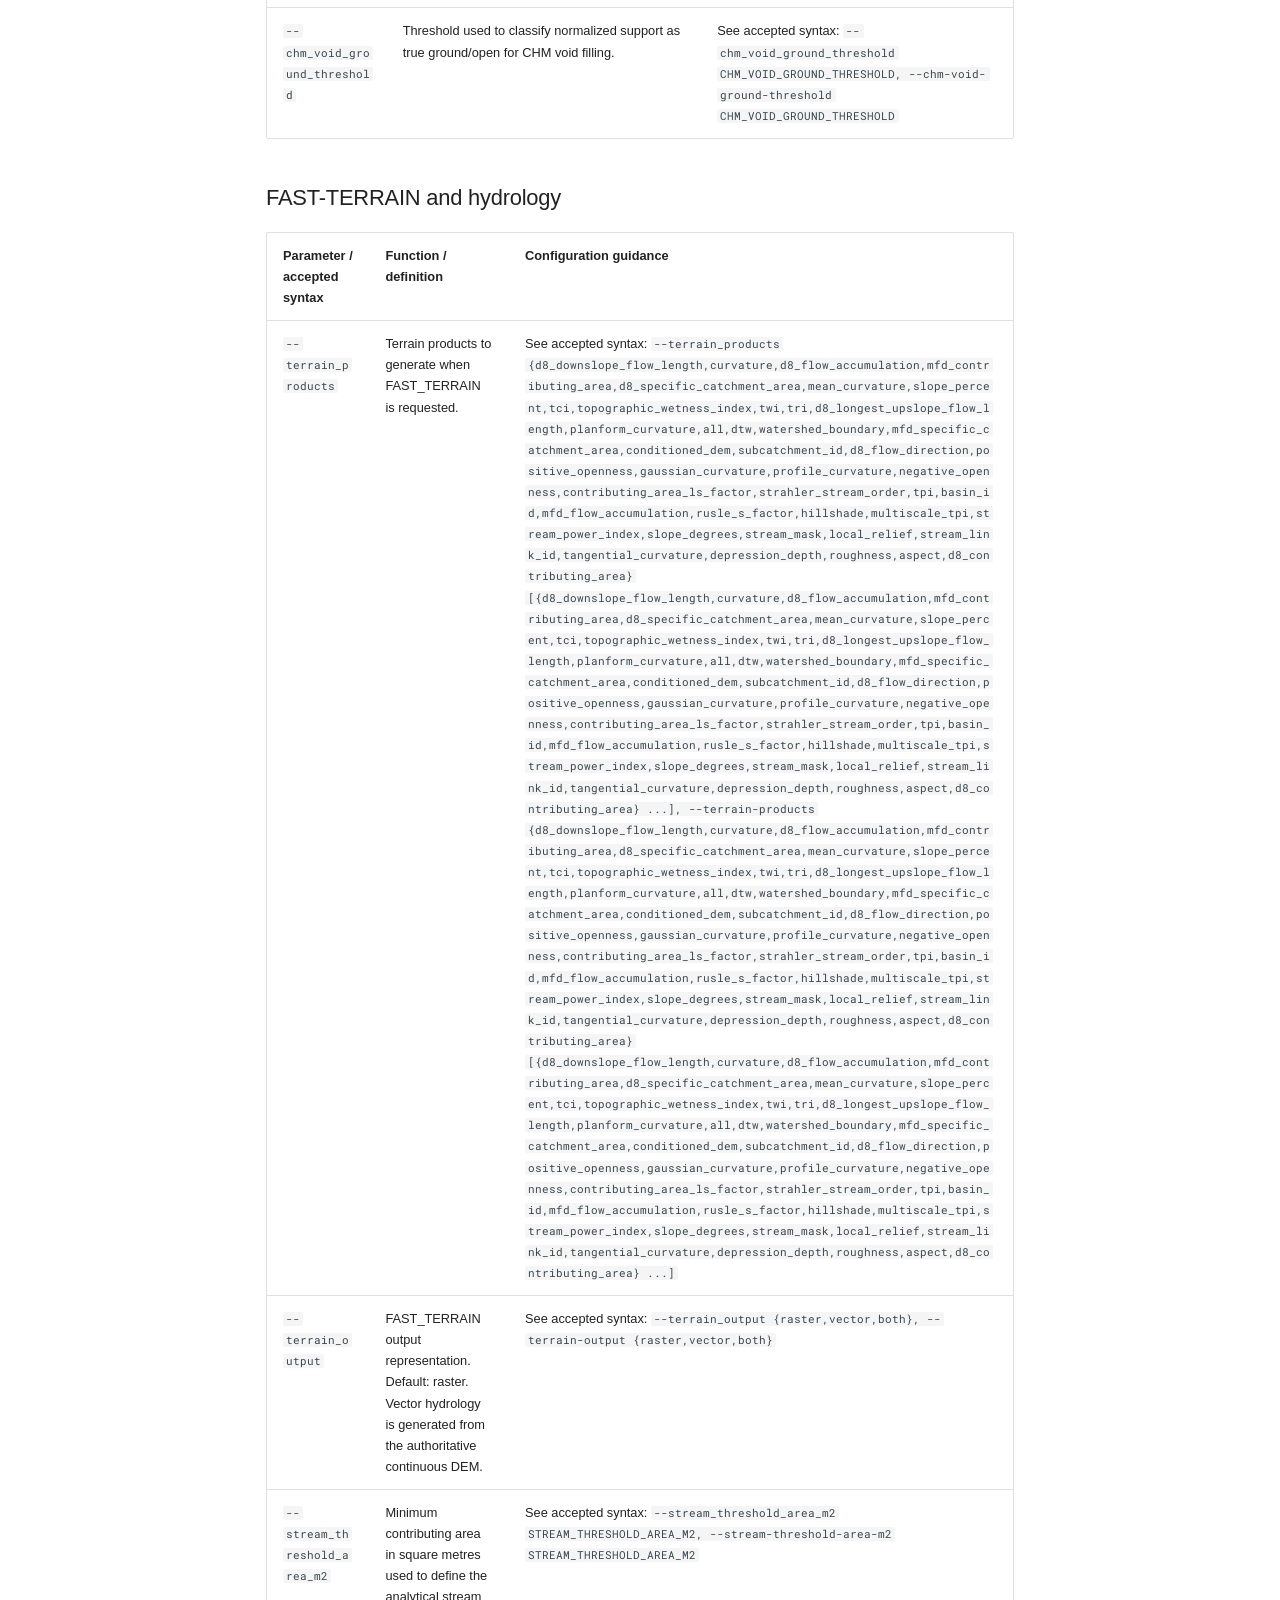
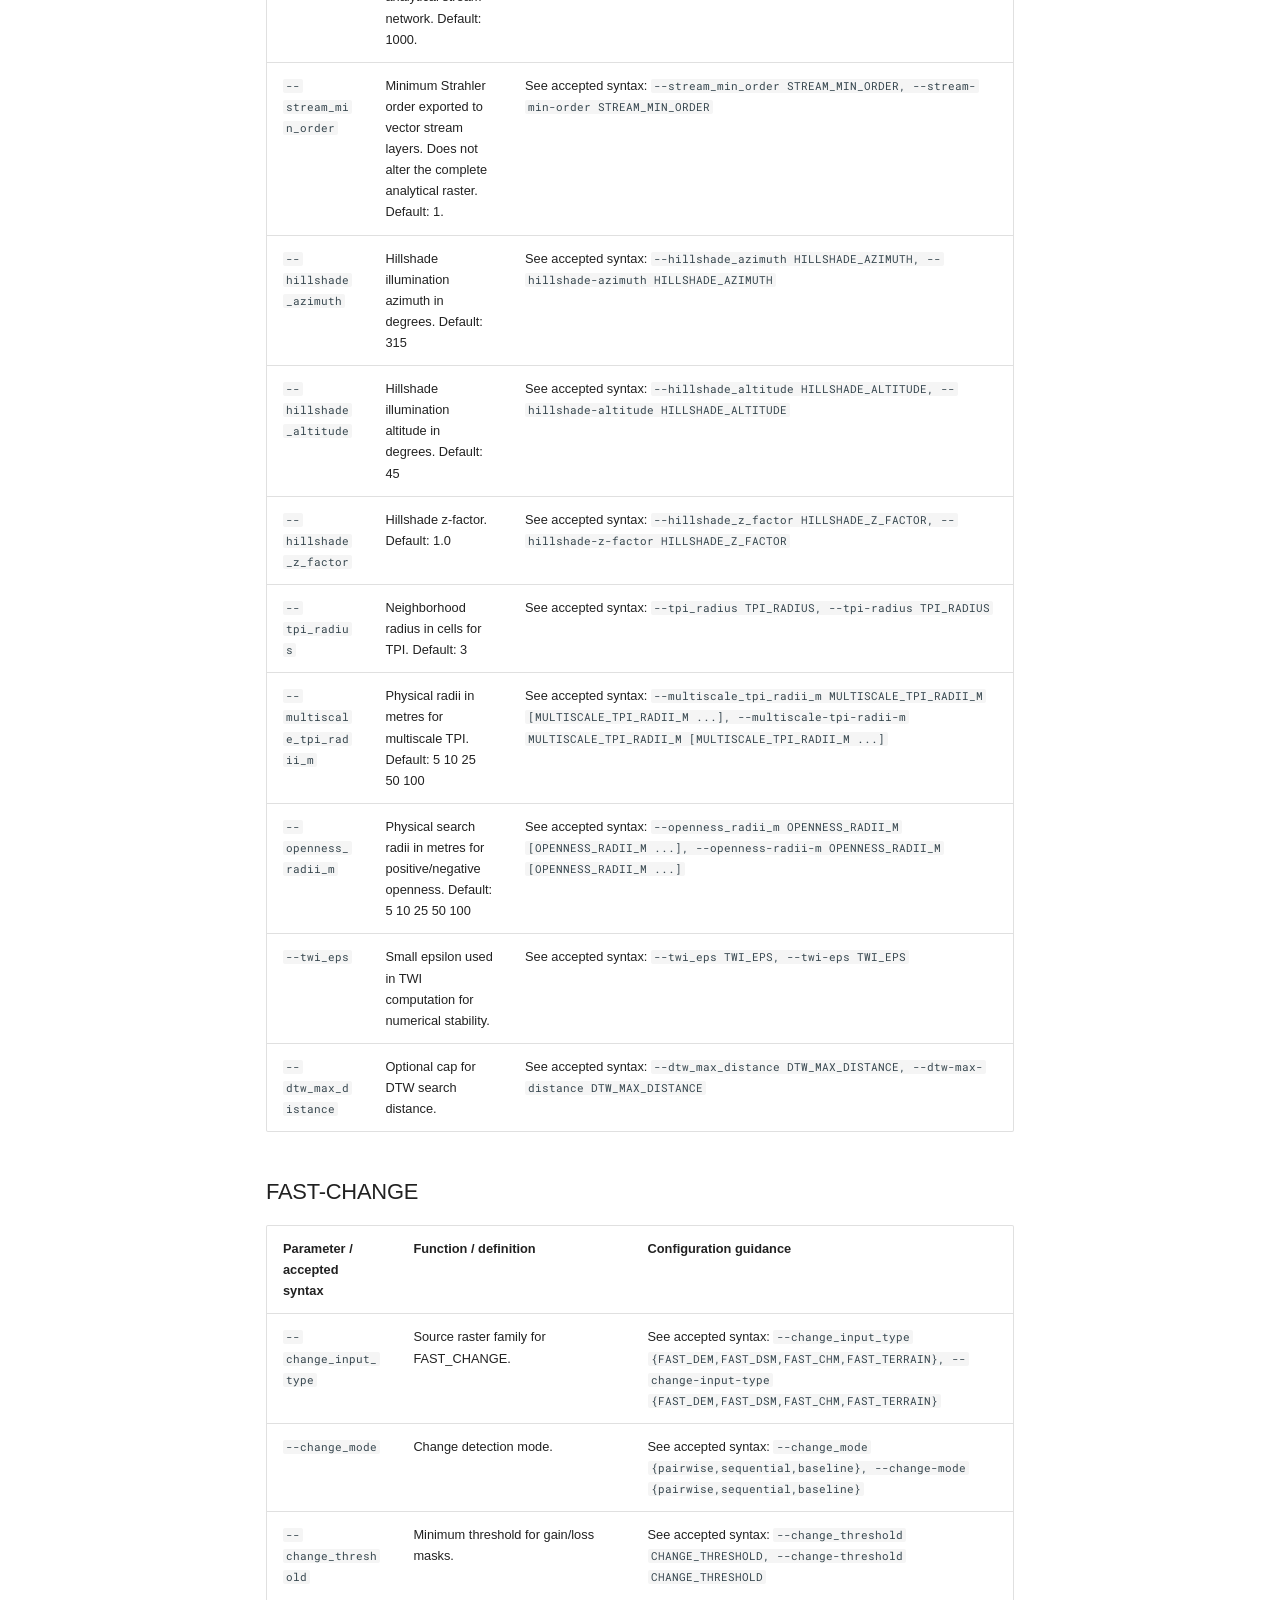
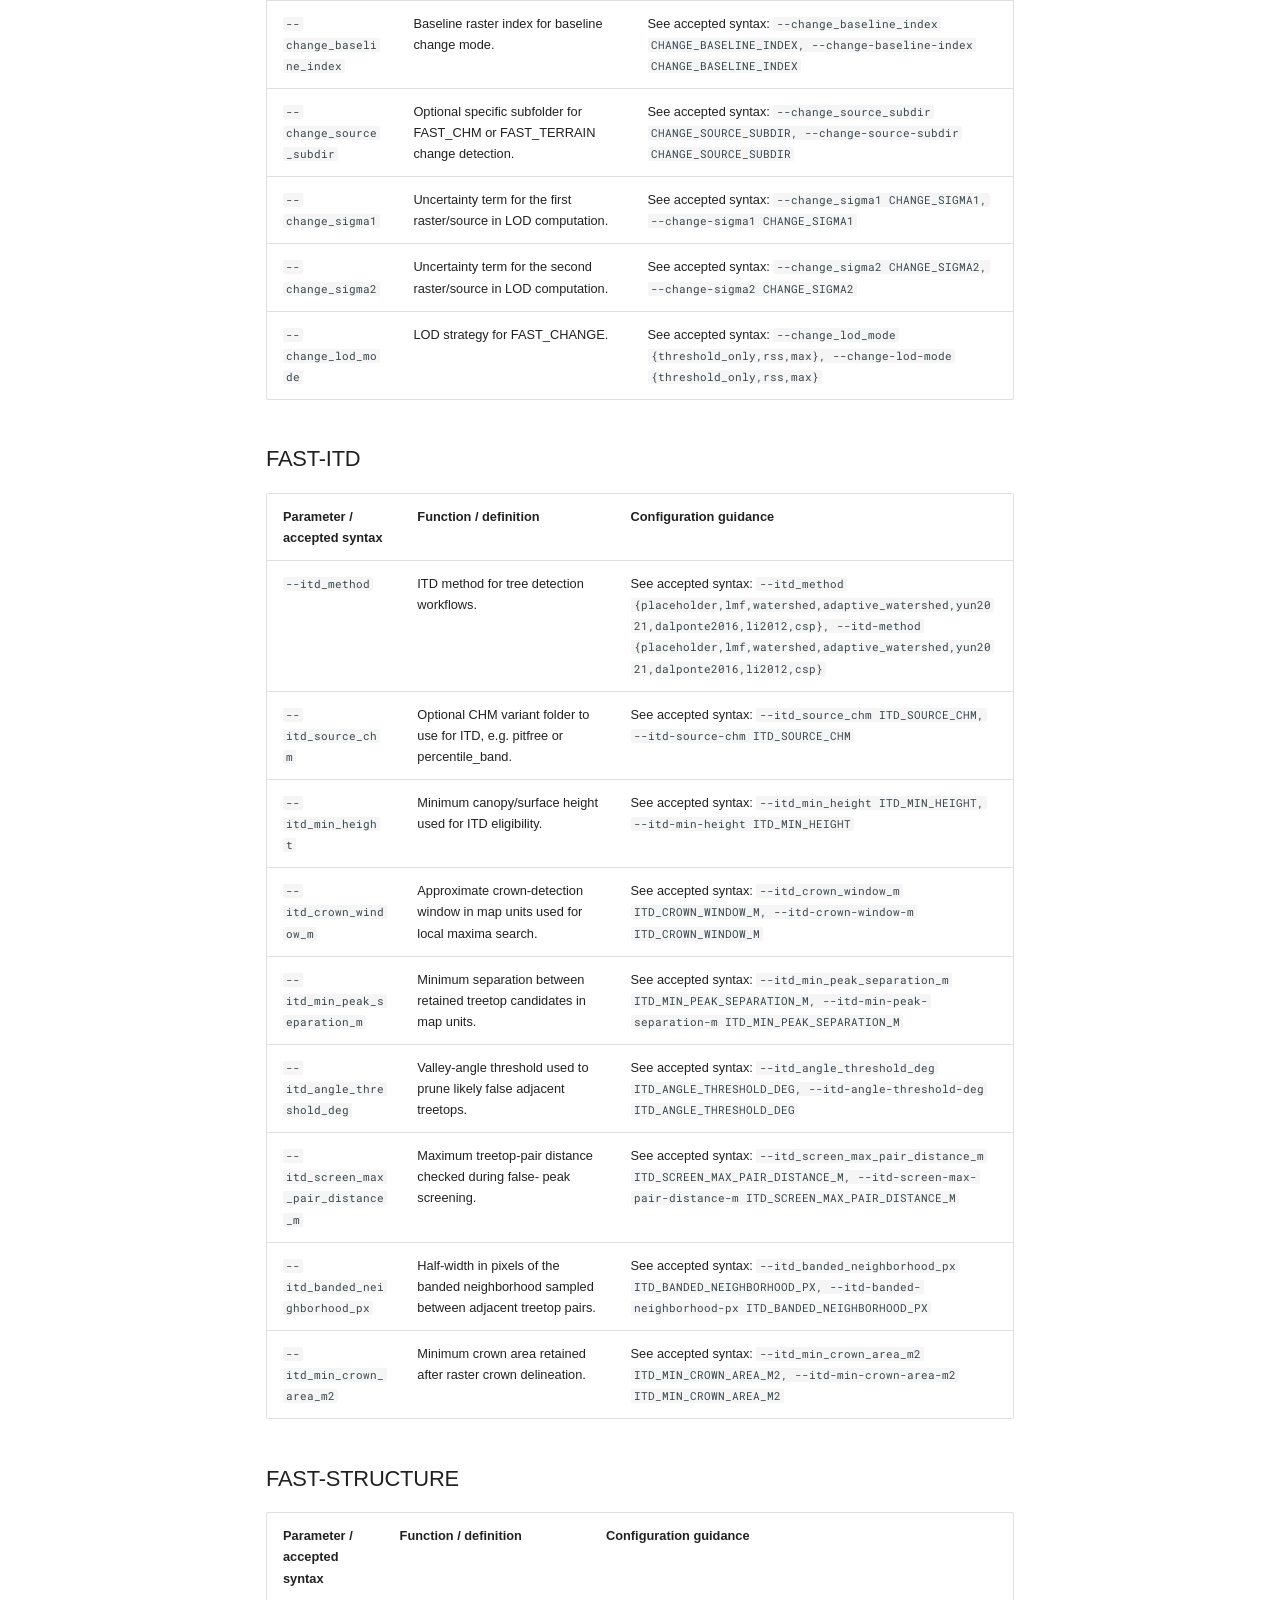
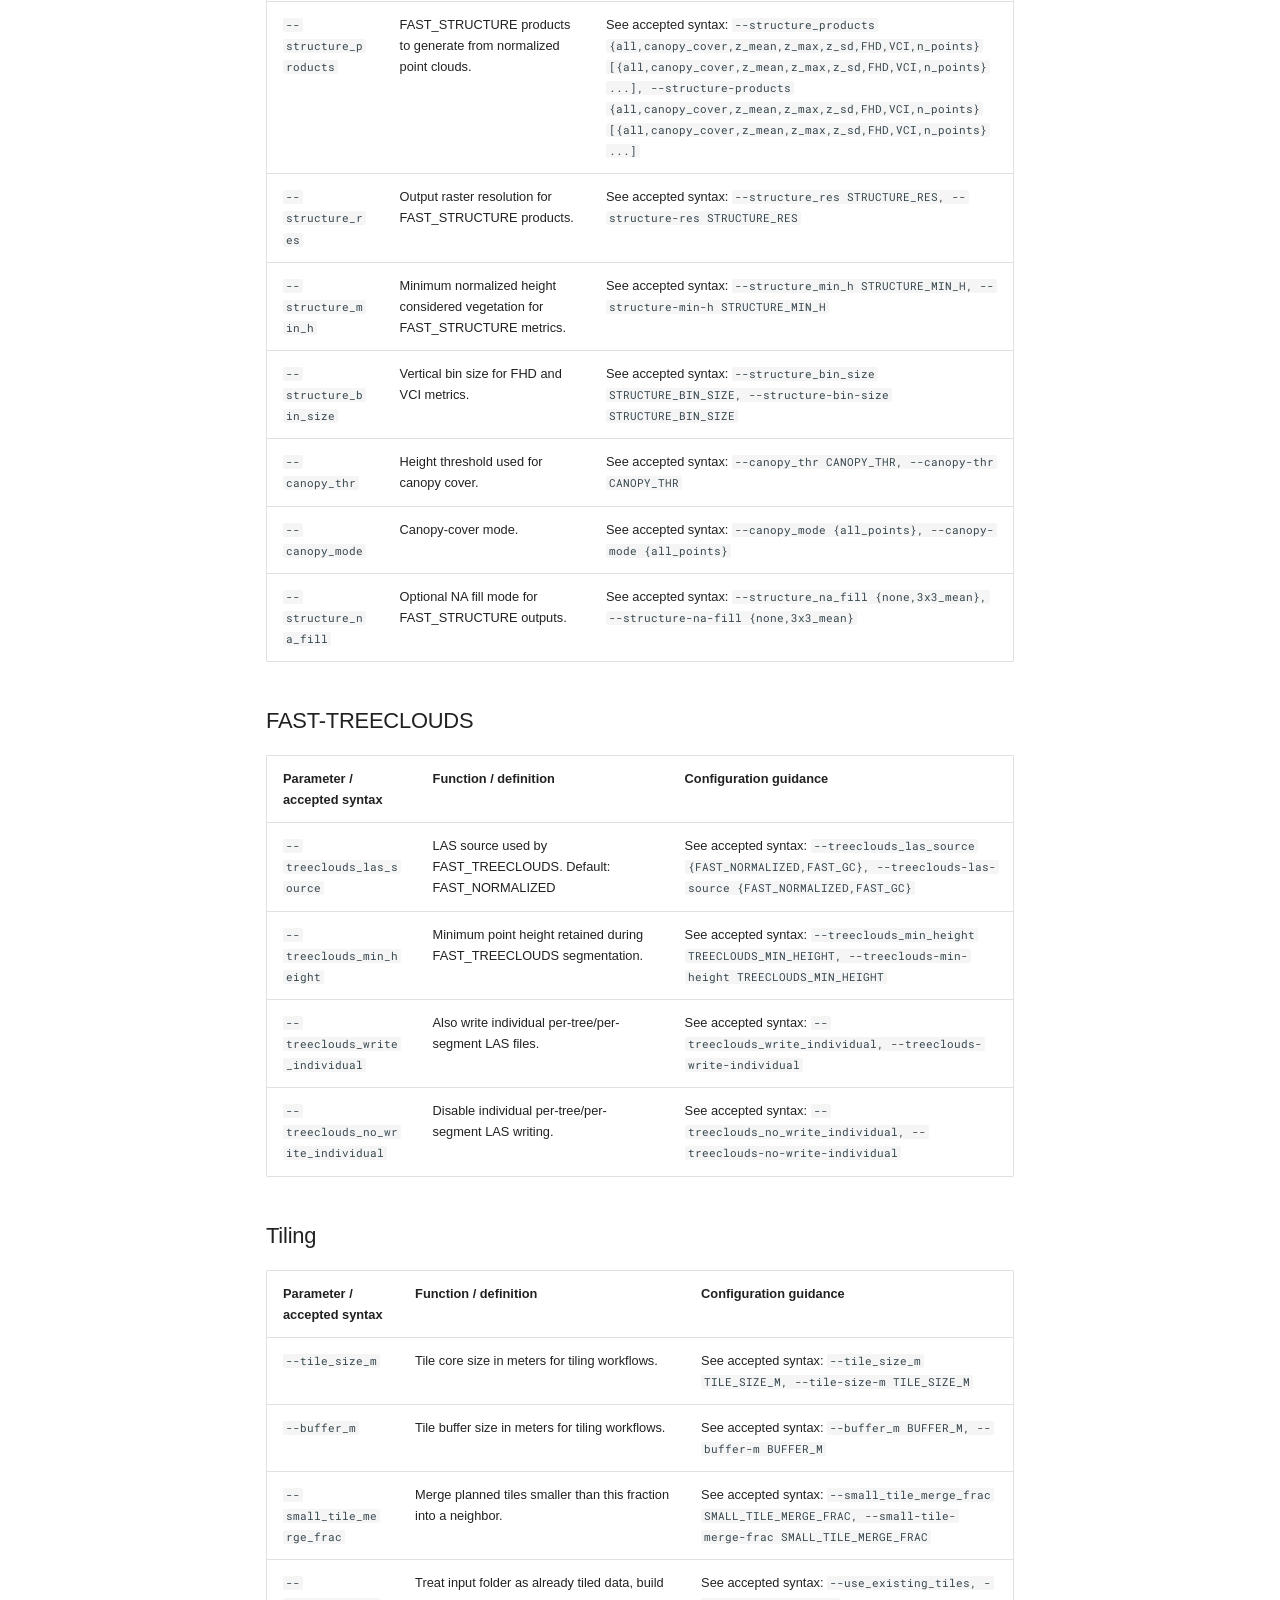
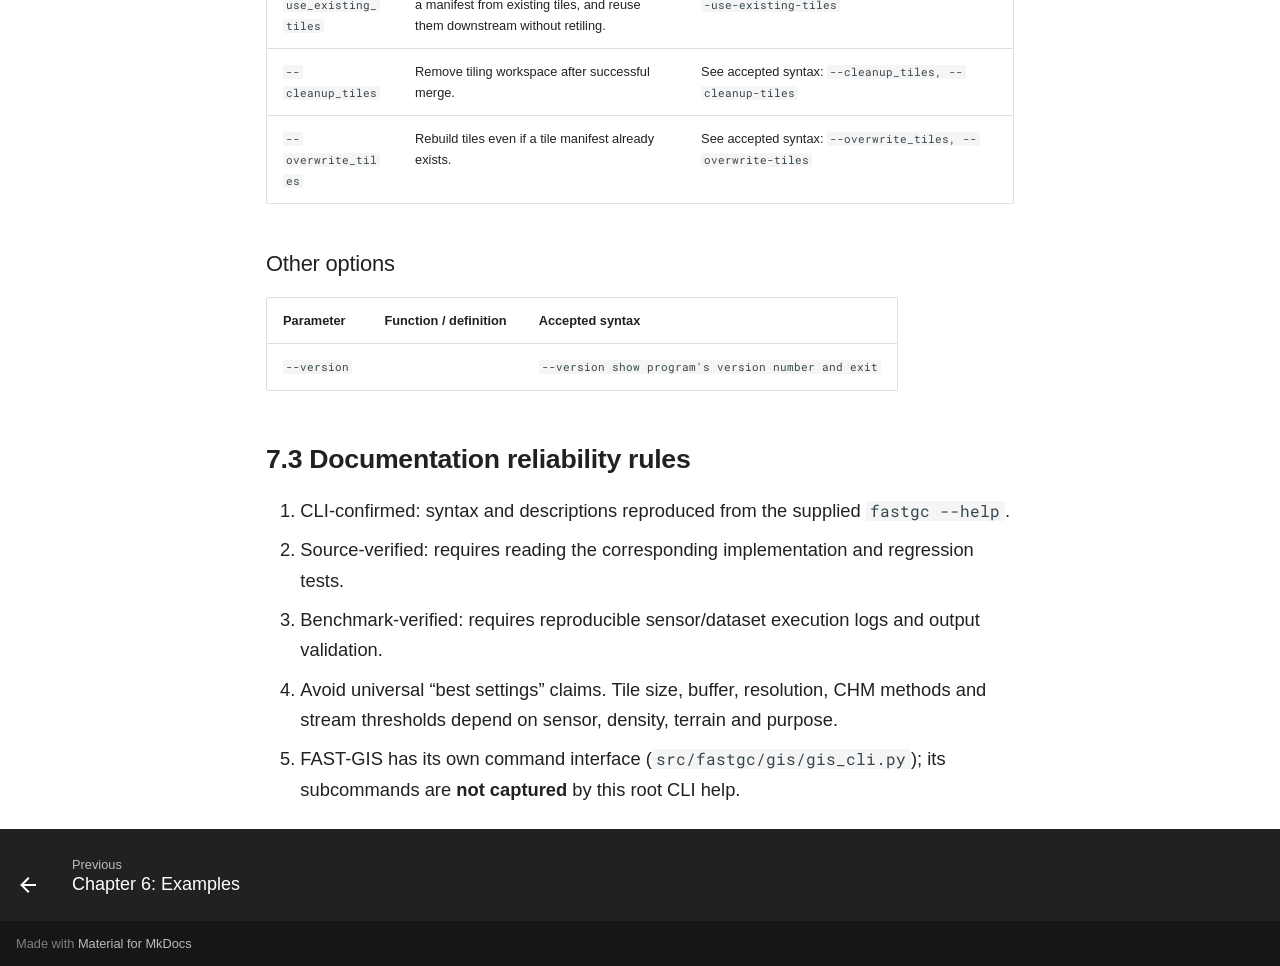
<file: 06-reference/index.html>
<!DOCTYPE html><html lang="en" class="no-js"><head>
    
      <meta charset="utf-8">
      <meta name="viewport" content="width=device-width,initial-scale=1">
      
        <meta name="description" content="Practical FAST-GC LiDAR processing guide">
      
      
      
        <link rel="canonical" href="https://nadeemfareed.github.io/fastgcBOOK/06-reference/">
      
      
        <link rel="prev" href="../05-case-studies/">
      
      
      
        
      
      
      <link rel="icon" href="../assets/images/favicon.png">
      <meta name="generator" content="mkdocs-1.6.1, mkdocs-material-9.8.0">
    
    
      
        <title>Chapter 7: Command Reference - FAST-GC Book</title>
      
    
    
      <link rel="stylesheet" href="../assets/stylesheets/main.57a0d79d.min.css">
      
      


    
    
      
    
    
      
        
        
        <link rel="preconnect" href="https://fonts.gstatic.com" crossorigin="">
        <link rel="stylesheet" href="https://fonts.googleapis.com/css?family=Roboto:300,300i,400,400i,700,700i%7CRoboto+Mono:400,400i,700,700i&amp;display=fallback">
        <style>:root{--md-text-font:"Roboto";--md-code-font:"Roboto Mono"}</style>
      
    
    
      <link rel="stylesheet" href="../stylesheets/fastgc-book.css">
    
    <script>__md_scope=new URL("..",location),__md_hash=e=>[...e].reduce(((e,_)=>(e<<5)-e+_.charCodeAt(0)),0),__md_get=(e,_=localStorage,t=__md_scope)=>JSON.parse(_.getItem(t.pathname+"."+e)),__md_set=(e,_,t=localStorage,a=__md_scope)=>{try{t.setItem(a.pathname+"."+e,JSON.stringify(_))}catch(e){}}</script>
    
      

    
    
  <link href="../assets/stylesheets/glightbox.min.css" rel="stylesheet"><script src="../assets/javascripts/glightbox.min.js"></script><style id="glightbox-style">
            html.glightbox-open { overflow: initial; height: 100%; }
            .gslide-title { margin-top: 0px; user-select: text; }
            .gslide-desc { color: #666; user-select: text; }
            .gslide-image img { background: white; }
            .gscrollbar-fixer { padding-right: 15px; }
            .gdesc-inner { font-size: 0.75rem; }
            body[data-md-color-scheme="slate"] .gdesc-inner { background: var(--md-default-bg-color); }
            body[data-md-color-scheme="slate"] .gslide-title { color: var(--md-default-fg-color); }
            body[data-md-color-scheme="slate"] .gslide-desc { color: var(--md-default-fg-color); }
        </style></head>
  
  
    <body dir="ltr">
  
    
    <input class="md-toggle" data-md-toggle="drawer" type="checkbox" id="__drawer" autocomplete="off">
    <input class="md-toggle" data-md-toggle="search" type="checkbox" id="__search" autocomplete="off">
    <label class="md-overlay" for="__drawer"></label>
    <div data-md-component="skip">
      
        
        <a href="#chapter-7-fast-gc-command-reference" class="md-skip">
          Skip to content
        </a>
      
    </div>
    <div data-md-component="announce">
      
    </div>
    
    
      

  

<header class="md-header md-header--shadow" data-md-component="header">
  <nav class="md-header__inner md-grid" aria-label="Header">
    <a href=".." title="FAST-GC Book" class="md-header__button md-logo" aria-label="FAST-GC Book" data-md-component="logo">
      
  
  <svg xmlns="http://www.w3.org/2000/svg" viewBox="0 0 24 24"><path d="M12 8a3 3 0 0 0 3-3 3 3 0 0 0-3-3 3 3 0 0 0-3 3 3 3 0 0 0 3 3m0 3.54C9.64 9.35 6.5 8 3 8v11c3.5 0 6.64 1.35 9 3.54 2.36-2.19 5.5-3.54 9-3.54V8c-3.5 0-6.64 1.35-9 3.54"></path></svg>

    </a>
    <label class="md-header__button md-icon" for="__drawer">
      
      <svg xmlns="http://www.w3.org/2000/svg" viewBox="0 0 24 24"><path d="M3 6h18v2H3zm0 5h18v2H3zm0 5h18v2H3z"></path></svg>
    </label>
    <div class="md-header__title" data-md-component="header-title">
      <div class="md-header__ellipsis">
        <div class="md-header__topic">
          <span class="md-ellipsis">
            FAST-GC Book
          </span>
        </div>
        <div class="md-header__topic" data-md-component="header-topic">
          <span class="md-ellipsis">
            
              Chapter 7: Command Reference
            
          </span>
        </div>
      </div>
    </div>
    
    
      <script>var palette=__md_get("__palette");if(palette&&palette.color){if("(prefers-color-scheme)"===palette.color.media){var media=matchMedia("(prefers-color-scheme: light)"),input=document.querySelector(media.matches?"[data-md-color-media='(prefers-color-scheme: light)']":"[data-md-color-media='(prefers-color-scheme: dark)']");palette.color.media=input.getAttribute("data-md-color-media"),palette.color.scheme=input.getAttribute("data-md-color-scheme"),palette.color.primary=input.getAttribute("data-md-color-primary"),palette.color.accent=input.getAttribute("data-md-color-accent")}for(var[key,value]of Object.entries(palette.color))document.body.setAttribute("data-md-color-"+key,value)}</script>
    
    
    
      
      
        <label class="md-header__button md-icon" for="__search">
          
          <svg xmlns="http://www.w3.org/2000/svg" viewBox="0 0 24 24"><path d="M9.5 3A6.5 6.5 0 0 1 16 9.5c0 1.61-.59 3.09-1.56 4.23l.27.27h.79l5 5-1.5 1.5-5-5v-.79l-.27-.27A6.52 6.52 0 0 1 9.5 16 6.5 6.5 0 0 1 3 9.5 6.5 6.5 0 0 1 9.5 3m0 2C7 5 5 7 5 9.5S7 14 9.5 14 14 12 14 9.5 12 5 9.5 5"></path></svg>
        </label>
        <div class="md-search" data-md-component="search" role="dialog">
  <label class="md-search__overlay" for="__search"></label>
  <div class="md-search__inner" role="search">
    <form class="md-search__form" name="search">
      <input type="text" class="md-search__input" name="query" aria-label="Search" placeholder="Search" autocapitalize="off" autocorrect="off" autocomplete="off" spellcheck="false" data-md-component="search-query" required="">
      <label class="md-search__icon md-icon" for="__search">
        
        <svg xmlns="http://www.w3.org/2000/svg" viewBox="0 0 24 24"><path d="M9.5 3A6.5 6.5 0 0 1 16 9.5c0 1.61-.59 3.09-1.56 4.23l.27.27h.79l5 5-1.5 1.5-5-5v-.79l-.27-.27A6.52 6.52 0 0 1 9.5 16 6.5 6.5 0 0 1 3 9.5 6.5 6.5 0 0 1 9.5 3m0 2C7 5 5 7 5 9.5S7 14 9.5 14 14 12 14 9.5 12 5 9.5 5"></path></svg>
        
        <svg xmlns="http://www.w3.org/2000/svg" viewBox="0 0 24 24"><path d="M20 11v2H8l5.5 5.5-1.42 1.42L4.16 12l7.92-7.92L13.5 5.5 8 11z"></path></svg>
      </label>
      <nav class="md-search__options" aria-label="Search">
        
        <button type="reset" class="md-search__icon md-icon" title="Clear" aria-label="Clear" tabindex="-1">
          
          <svg xmlns="http://www.w3.org/2000/svg" viewBox="0 0 24 24"><path d="M19 6.41 17.59 5 12 10.59 6.41 5 5 6.41 10.59 12 5 17.59 6.41 19 12 13.41 17.59 19 19 17.59 13.41 12z"></path></svg>
        </button>
      </nav>
      
        <div class="md-search__suggest" data-md-component="search-suggest"></div>
      
    </form>
    <div class="md-search__output">
      <div class="md-search__scrollwrap" tabindex="0" data-md-scrollfix="">
        <div class="md-search-result" data-md-component="search-result">
          <div class="md-search-result__meta">
            Initializing search
          </div>
          <ol class="md-search-result__list" role="presentation"></ol>
        </div>
      </div>
    </div>
  </div>
</div>
      
    
    
  </nav>
  
</header>
    
    <div class="md-container" data-md-component="container">
      
      
        
          
        
      
      <main class="md-main" data-md-component="main">
        <div class="md-main__inner md-grid">
          
            
              
              <div class="md-sidebar md-sidebar--primary" data-md-component="sidebar" data-md-type="navigation">
                <div class="md-sidebar__scrollwrap">
                  <div class="md-sidebar__inner">
                    



<nav class="md-nav md-nav--primary" aria-label="Navigation" data-md-level="0">
  <label class="md-nav__title" for="__drawer">
    <a href=".." title="FAST-GC Book" class="md-nav__button md-logo" aria-label="FAST-GC Book" data-md-component="logo">
      
  
  <svg xmlns="http://www.w3.org/2000/svg" viewBox="0 0 24 24"><path d="M12 8a3 3 0 0 0 3-3 3 3 0 0 0-3-3 3 3 0 0 0-3 3 3 3 0 0 0 3 3m0 3.54C9.64 9.35 6.5 8 3 8v11c3.5 0 6.64 1.35 9 3.54 2.36-2.19 5.5-3.54 9-3.54V8c-3.5 0-6.64 1.35-9 3.54"></path></svg>

    </a>
    FAST-GC Book
  </label>
  
  <ul class="md-nav__list" data-md-scrollfix="">
    
      
      
  
  
  
  
    <li class="md-nav__item">
      <a href=".." class="md-nav__link">
        
  
  
  <span class="md-ellipsis">
    
  
    Home
  

    
  </span>
  
  

      </a>
    </li>
  

    
      
      
  
  
  
  
    <li class="md-nav__item">
      <a href="../01-introduction/" class="md-nav__link">
        
  
  
  <span class="md-ellipsis">
    
  
    Chapter 1: Introduction
  

    
  </span>
  
  

      </a>
    </li>
  

    
      
      
  
  
  
  
    <li class="md-nav__item">
      <a href="../02-installation/" class="md-nav__link">
        
  
  
  <span class="md-ellipsis">
    
  
    Chapter 2: Cross-Platform Installation, Configuration, and Performance
  

    
  </span>
  
  

      </a>
    </li>
  

    
      
      
  
  
  
  
    <li class="md-nav__item">
      <a href="../02-fast-gis/" class="md-nav__link">
        
  
  
  <span class="md-ellipsis">
    
  
    Chapter 3: FAST-GIS
  

    
  </span>
  
  

      </a>
    </li>
  

    
      
      
  
  
  
  
    <li class="md-nav__item">
      <a href="../03-ground-classification/" class="md-nav__link">
        
  
  
  <span class="md-ellipsis">
    
  
    Chapter 4: Ground Classification
  

    
  </span>
  
  

      </a>
    </li>
  

    
      
      
  
  
  
  
    <li class="md-nav__item">
      <a href="../04-products/" class="md-nav__link">
        
  
  
  <span class="md-ellipsis">
    
  
    Chapter 5: Products
  

    
  </span>
  
  

      </a>
    </li>
  

    
      
      
  
  
  
  
    <li class="md-nav__item">
      <a href="../05-case-studies/" class="md-nav__link">
        
  
  
  <span class="md-ellipsis">
    
  
    Chapter 6: Examples
  

    
  </span>
  
  

      </a>
    </li>
  

    
      
      
  
  
    
  
  
  
    <li class="md-nav__item md-nav__item--active">
      
      <input class="md-nav__toggle md-toggle" type="checkbox" id="__toc">
      
      
        
      
      
        <label class="md-nav__link md-nav__link--active" for="__toc">
          
  
  
  <span class="md-ellipsis">
    
  
    Chapter 7: Command Reference
  

    
  </span>
  
  

          <span class="md-nav__icon md-icon"></span>
        </label>
      
      <a href="./" class="md-nav__link md-nav__link--active">
        
  
  
  <span class="md-ellipsis">
    
  
    Chapter 7: Command Reference
  

    
  </span>
  
  

      </a>
      
        

<nav class="md-nav md-nav--secondary" aria-label="Table of contents">
  
  
  
    
  
  
    <label class="md-nav__title" for="__toc">
      <span class="md-nav__icon md-icon"></span>
      Table of contents
    </label>
    <ul class="md-nav__list" data-md-component="toc" data-md-scrollfix="">
      
        <li class="md-nav__item">
  <a href="#71-canonical-command-and-conventions" class="md-nav__link">
    <span class="md-ellipsis">
      
        7.1 Canonical command and conventions
      
    </span>
  </a>
  
    <nav class="md-nav" aria-label="7.1 Canonical command and conventions">
      <ul class="md-nav__list">
        
          <li class="md-nav__item">
  <a href="#verified-cli-values" class="md-nav__link">
    <span class="md-ellipsis">
      
        Verified CLI values
      
    </span>
  </a>
  
</li>
        
      </ul>
    </nav>
  
</li>
      
        <li class="md-nav__item">
  <a href="#72-complete-option-inventory" class="md-nav__link">
    <span class="md-ellipsis">
      
        7.2 Complete option inventory
      
    </span>
  </a>
  
    <nav class="md-nav" aria-label="7.2 Complete option inventory">
      <ul class="md-nav__list">
        
          <li class="md-nav__item">
  <a href="#execution-and-io" class="md-nav__link">
    <span class="md-ellipsis">
      
        Execution and I/O
      
    </span>
  </a>
  
</li>
        
          <li class="md-nav__item">
  <a href="#raster-dsm-and-chm" class="md-nav__link">
    <span class="md-ellipsis">
      
        Raster, DSM and CHM
      
    </span>
  </a>
  
</li>
        
          <li class="md-nav__item">
  <a href="#fast-terrain-and-hydrology" class="md-nav__link">
    <span class="md-ellipsis">
      
        FAST-TERRAIN and hydrology
      
    </span>
  </a>
  
</li>
        
          <li class="md-nav__item">
  <a href="#fast-change" class="md-nav__link">
    <span class="md-ellipsis">
      
        FAST-CHANGE
      
    </span>
  </a>
  
</li>
        
          <li class="md-nav__item">
  <a href="#fast-itd" class="md-nav__link">
    <span class="md-ellipsis">
      
        FAST-ITD
      
    </span>
  </a>
  
</li>
        
          <li class="md-nav__item">
  <a href="#fast-structure" class="md-nav__link">
    <span class="md-ellipsis">
      
        FAST-STRUCTURE
      
    </span>
  </a>
  
</li>
        
          <li class="md-nav__item">
  <a href="#fast-treeclouds" class="md-nav__link">
    <span class="md-ellipsis">
      
        FAST-TREECLOUDS
      
    </span>
  </a>
  
</li>
        
          <li class="md-nav__item">
  <a href="#tiling" class="md-nav__link">
    <span class="md-ellipsis">
      
        Tiling
      
    </span>
  </a>
  
</li>
        
          <li class="md-nav__item">
  <a href="#other-options" class="md-nav__link">
    <span class="md-ellipsis">
      
        Other options
      
    </span>
  </a>
  
</li>
        
      </ul>
    </nav>
  
</li>
      
        <li class="md-nav__item">
  <a href="#73-documentation-reliability-rules" class="md-nav__link">
    <span class="md-ellipsis">
      
        7.3 Documentation reliability rules
      
    </span>
  </a>
  
</li>
      
    </ul>
  
</nav>
      
    </li>
  

    
  </ul>
</nav>
                  </div>
                </div>
              </div>
            
            
              
              <div class="md-sidebar md-sidebar--secondary" data-md-component="sidebar" data-md-type="toc">
                <div class="md-sidebar__scrollwrap">
                  <div class="md-sidebar__inner">
                    

<nav class="md-nav md-nav--secondary" aria-label="Table of contents">
  
  
  
    
  
  
    <label class="md-nav__title" for="__toc">
      <span class="md-nav__icon md-icon"></span>
      Table of contents
    </label>
    <ul class="md-nav__list" data-md-component="toc" data-md-scrollfix="">
      
        <li class="md-nav__item">
  <a href="#71-canonical-command-and-conventions" class="md-nav__link">
    <span class="md-ellipsis">
      
        7.1 Canonical command and conventions
      
    </span>
  </a>
  
    <nav class="md-nav" aria-label="7.1 Canonical command and conventions">
      <ul class="md-nav__list">
        
          <li class="md-nav__item">
  <a href="#verified-cli-values" class="md-nav__link">
    <span class="md-ellipsis">
      
        Verified CLI values
      
    </span>
  </a>
  
</li>
        
      </ul>
    </nav>
  
</li>
      
        <li class="md-nav__item">
  <a href="#72-complete-option-inventory" class="md-nav__link">
    <span class="md-ellipsis">
      
        7.2 Complete option inventory
      
    </span>
  </a>
  
    <nav class="md-nav" aria-label="7.2 Complete option inventory">
      <ul class="md-nav__list">
        
          <li class="md-nav__item">
  <a href="#execution-and-io" class="md-nav__link">
    <span class="md-ellipsis">
      
        Execution and I/O
      
    </span>
  </a>
  
</li>
        
          <li class="md-nav__item">
  <a href="#raster-dsm-and-chm" class="md-nav__link">
    <span class="md-ellipsis">
      
        Raster, DSM and CHM
      
    </span>
  </a>
  
</li>
        
          <li class="md-nav__item">
  <a href="#fast-terrain-and-hydrology" class="md-nav__link">
    <span class="md-ellipsis">
      
        FAST-TERRAIN and hydrology
      
    </span>
  </a>
  
</li>
        
          <li class="md-nav__item">
  <a href="#fast-change" class="md-nav__link">
    <span class="md-ellipsis">
      
        FAST-CHANGE
      
    </span>
  </a>
  
</li>
        
          <li class="md-nav__item">
  <a href="#fast-itd" class="md-nav__link">
    <span class="md-ellipsis">
      
        FAST-ITD
      
    </span>
  </a>
  
</li>
        
          <li class="md-nav__item">
  <a href="#fast-structure" class="md-nav__link">
    <span class="md-ellipsis">
      
        FAST-STRUCTURE
      
    </span>
  </a>
  
</li>
        
          <li class="md-nav__item">
  <a href="#fast-treeclouds" class="md-nav__link">
    <span class="md-ellipsis">
      
        FAST-TREECLOUDS
      
    </span>
  </a>
  
</li>
        
          <li class="md-nav__item">
  <a href="#tiling" class="md-nav__link">
    <span class="md-ellipsis">
      
        Tiling
      
    </span>
  </a>
  
</li>
        
          <li class="md-nav__item">
  <a href="#other-options" class="md-nav__link">
    <span class="md-ellipsis">
      
        Other options
      
    </span>
  </a>
  
</li>
        
      </ul>
    </nav>
  
</li>
      
        <li class="md-nav__item">
  <a href="#73-documentation-reliability-rules" class="md-nav__link">
    <span class="md-ellipsis">
      
        7.3 Documentation reliability rules
      
    </span>
  </a>
  
</li>
      
    </ul>
  
</nav>
                  </div>
                </div>
              </div>
            
          
          
            <div class="md-content" data-md-component="content">
              
                



  


              
              <article class="md-content__inner md-typeset">
                
                  



<h1 id="chapter-7-fast-gc-command-reference">Chapter 7 — FAST-GC Command Reference</h1>
<blockquote>
<p>Source: <code>fastgc --help</code>, source commit <code>ac3a112a393a074ca7645a790f603c531f8d5fc6</code>. This reference describes <strong>advertised CLI options</strong>, not a claim that every product has been benchmark-validated.</p>
</blockquote>
<h2 id="71-canonical-command-and-conventions">7.1 Canonical command and conventions</h2>
<div class="highlight"><pre><span></span><code><span class="n">fastgc</span> <span class="p">-</span><span class="n">-in_path</span> <span class="s2">"C:\data\survey.las"</span> <span class="p">-</span><span class="n">-out_dir</span> <span class="s2">"C:\data\output"</span> <span class="p">-</span><span class="n">-sensor_mode</span> <span class="n">ALS</span> <span class="p">-</span><span class="n">-workflow</span> <span class="n">run</span> <span class="p">-</span><span class="n">-products</span> <span class="n">FAST_GC</span>
</code></pre></div>
<table>
<thead>
<tr>
<th>Parameter</th>
<th>Function / definition</th>
<th>Configuration guidance</th>
</tr>
</thead>
<tbody>
<tr>
<td><code>--in_path</code></td>
<td>Input LAS/LAZ, folder, or product root</td>
<td>Required; do not use <code>--input</code></td>
</tr>
<tr>
<td><code>--sensor_mode</code></td>
<td>ALS, ULS, or TLS</td>
<td>Required for normal workflows</td>
</tr>
<tr>
<td><code>--workflow</code></td>
<td>Processing route</td>
<td>Select according to whether tiling or derivation is needed</td>
</tr>
<tr>
<td><code>--products</code></td>
<td>Output product family or families</td>
<td>Default is FAST_GC only; <code>all</code> requests full pipeline</td>
</tr>
</tbody>
</table>
<h3 id="verified-cli-values">Verified CLI values</h3>
<ul>
<li>Workflows: <code>run</code>, <code>plots-run</code>, <code>tile-only</code>, <code>tile-run</code>, <code>tile-run-merge</code>, <code>merge</code>, <code>derive-only</code>.</li>
<li>Sensors: <code>ALS</code>, <code>ULS</code>, <code>TLS</code>.</li>
<li>Product selections: <code>FAST_GC</code>, <code>FAST_DEM</code>, <code>FAST_NORMALIZED</code>, <code>FAST_DSM</code>, <code>FAST_CHM</code>, <code>FAST_TERRAIN</code>, <code>FAST_CHANGE</code>, <code>FAST_ITD</code>, <code>FAST_STRUCTURE</code>, <code>FAST_TREECLOUDS</code>, <code>all</code>.</li>
<li>Flags generally accept both underscore and hyphen spellings where advertised. Use the spellings shown in this chapter.</li>
</ul>
<h2 id="72-complete-option-inventory">7.2 Complete option inventory</h2>
<p>The third column preserves descriptions and documented defaults from the installed CLI. When the CLI does not state a default, it is <strong>not inferred</strong>.</p>
<h3 id="execution-and-io">Execution and I/O</h3>
<table>
<thead>
<tr>
<th>Parameter / accepted syntax</th>
<th>Function / definition</th>
<th>Configuration guidance</th>
</tr>
</thead>
<tbody>
<tr>
<td><code>--in_path</code></td>
<td>Input LAS/LAZ file, folder, or processed product root depending on workflow.</td>
<td>See accepted syntax: <code>--in_path IN_PATH, --in-path IN_PATH</code></td>
</tr>
<tr>
<td><code>--out_dir</code></td>
<td>Output root folder. If omitted, outputs are created beside the input.</td>
<td>See accepted syntax: <code>--out_dir OUT_DIR, --out-dir OUT_DIR</code></td>
</tr>
<tr>
<td><code>--sensor_mode</code></td>
<td>Sensor mode. Required for normal workflows and external plots-run inputs; managed FAST-GIS plots-run collections may read it from plots_manifest.json.</td>
<td>See accepted syntax: <code>--sensor_mode {ALS,ULS,TLS}, --sensor-mode {ALS,ULS,TLS}</code></td>
</tr>
<tr>
<td><code>--workflow</code></td>
<td>Workflow to execute.</td>
<td>See accepted syntax: <code>--workflow {run,plots-run,tile-only,tile-run,tile-run-merge,merge,derive-only}</code></td>
</tr>
<tr>
<td><code>--jobs</code></td>
<td>automatically uses available CPUs while reserving one core. Use 1 for sequential; negative values mean cpu_count+n+1.</td>
<td>See accepted syntax: <code>--jobs JOBS           Number of workers for tile-parallel stages. Default 0</code></td>
</tr>
<tr>
<td><code>--joblib_backend</code></td>
<td>Execution backend for tile-parallel stages.</td>
<td>See accepted syntax: <code>--joblib_backend {loky,multiprocessing,sequential,threading}, --joblib-backend {loky,multiprocessing,sequential,threading}</code></td>
</tr>
<tr>
<td><code>--joblib_batch_size</code></td>
<td>Joblib batch size for tile-parallel stages. Use 'auto' or an integer.</td>
<td>See accepted syntax: <code>--joblib_batch_size JOBLIB_BATCH_SIZE, --joblib-batch-size JOBLIB_BATCH_SIZE</code></td>
</tr>
<tr>
<td><code>--joblib_pre_dispatch</code></td>
<td>Joblib pre_dispatch setting for tile-parallel stages.</td>
<td>See accepted syntax: <code>--joblib_pre_dispatch JOBLIB_PRE_DISPATCH, --joblib-pre-dispatch JOBLIB_PRE_DISPATCH</code></td>
</tr>
<tr>
<td><code>--products</code></td>
<td>Products to write. Default is FAST_GC only. Use 'all' for the full pipeline.</td>
<td>See accepted syntax: <code>--products {all,FAST_GC,FAST_DEM,FAST_NORMALIZED,FAST_DSM,FAST_CHM,FAST_TERRAIN,FAST_CHANGE,FAST_ITD,FAST_STRUCTURE,FAST_TREECLOUDS} [{all,FAST_GC,FAST_DEM,FAST_NORMALIZED,FAST_DSM,FAST_CHM,FAST_TERRAIN,FAST_CHANGE,FAST_ITD,FAST_STRUCTURE,FAST_TREECLOUDS} ...]</code></td>
</tr>
<tr>
<td><code>--recursive</code></td>
<td>CLI option</td>
<td>See accepted syntax: <code>--recursive           Recursively scan input folders.</code></td>
</tr>
<tr>
<td><code>--skip_existing</code></td>
<td>Skip steps/products that appear already completed.</td>
<td>See accepted syntax: <code>--skip_existing, --skip-existing</code></td>
</tr>
<tr>
<td><code>--overwrite</code></td>
<td>CLI option</td>
<td>See accepted syntax: <code>--overwrite           Overwrite existing downstream outputs.</code></td>
</tr>
</tbody>
</table>
<h3 id="raster-dsm-and-chm">Raster, DSM and CHM</h3>
<table>
<thead>
<tr>
<th>Parameter / accepted syntax</th>
<th>Function / definition</th>
<th>Configuration guidance</th>
</tr>
</thead>
<tbody>
<tr>
<td><code>--grid_res</code></td>
<td>Raster grid resolution. Default: 0.5</td>
<td>See accepted syntax: <code>--grid_res GRID_RES, --grid-res GRID_RES</code></td>
</tr>
<tr>
<td><code>--dem_method</code></td>
<td>DEM raster method. Default: min</td>
<td>See accepted syntax: <code>--dem_method {min,max,mean,nearest,idw}, --dem-method {min,max,mean,nearest,idw}</code></td>
</tr>
<tr>
<td><code>--dsm_method</code></td>
<td>DSM raster method. Includes 'spikefree' for DSM-first spikefree routing.</td>
<td>See accepted syntax: <code>--dsm_method {min,max,mean,nearest,idw,spikefree}, --dsm-method {min,max,mean,nearest,idw,spikefree}</code></td>
</tr>
<tr>
<td><code>--chm_method</code></td>
<td>Primary CHM mode. 'spikefree' is routed DSM-first; 'csf_chm' is cloth-simulation CHM.</td>
<td>See accepted syntax: <code>--chm_method {p2r,p99,tin,pitfree,adaptive_pitfree,csf_chm,spikefree,percentile,percentile_top,percentile_band}, --chm-method {p2r,p99,tin,pitfree,adaptive_pitfree,csf_chm,spikefree,percentile,percentile_top,percentile_band}</code></td>
</tr>
<tr>
<td><code>--chm_methods</code></td>
<td>Optional list of CHM targets to generate in one run. Supports plain methods (e.g. p2r p99 pitfree csf_chm spikefree) and custom selector specs, e.g. 'percentile_top:pitfree:low=5' or 'percentile:pitfree:pct=5'.</td>
<td>See accepted syntax: <code>--chm_methods CHM_METHODS [CHM_METHODS ...], --chm-methods CHM_METHODS [CHM_METHODS ...]</code></td>
</tr>
<tr>
<td><code>--chm_surface_method</code></td>
<td>Surface method used when chm_method is a selector family.</td>
<td>See accepted syntax: <code>--chm_surface_method {p2r,p99,tin,pitfree,adaptive_pitfree,csf_chm}, --chm-surface-method {p2r,p99,tin,pitfree,adaptive_pitfree,csf_chm}</code></td>
</tr>
<tr>
<td><code>--chm_smooth_method</code></td>
<td>CHM post-smoothing method.</td>
<td>See accepted syntax: <code>--chm_smooth_method {none,median,gaussian}, --chm-smooth-method {none,median,gaussian}</code></td>
</tr>
<tr>
<td><code>--chm_percentile</code></td>
<td>Percentile used for p99 or percentile selector. Default: 99</td>
<td>See accepted syntax: <code>--chm_percentile CHM_PERCENTILE, --chm-percentile CHM_PERCENTILE</code></td>
</tr>
<tr>
<td><code>--chm_percentile_low</code></td>
<td>Lower percentile bound for percentile_top or percentile_band.</td>
<td>See accepted syntax: <code>--chm_percentile_low CHM_PERCENTILE_LOW, --chm-percentile-low CHM_PERCENTILE_LOW</code></td>
</tr>
<tr>
<td><code>--chm_percentile_high</code></td>
<td>Upper percentile bound for percentile_band.</td>
<td>See accepted syntax: <code>--chm_percentile_high CHM_PERCENTILE_HIGH, --chm-percentile-high CHM_PERCENTILE_HIGH</code></td>
</tr>
<tr>
<td><code>--chm_pitfree_thresholds</code></td>
<td>Pit-free thresholds in normalized-height units.</td>
<td>See accepted syntax: <code>--chm_pitfree_thresholds [CHM_PITFREE_THRESHOLDS ...], --chm-pitfree-thresholds [CHM_PITFREE_THRESHOLDS ...]</code></td>
</tr>
<tr>
<td><code>--chm_use_first_returns</code></td>
<td>Prefer first returns for eligible CHM methods.</td>
<td>See accepted syntax: <code>--chm_use_first_returns, --chm-use-first-returns</code></td>
</tr>
<tr>
<td><code>--chm_no_first_returns</code></td>
<td>Disable first-return preference.</td>
<td>See accepted syntax: <code>--chm_no_first_returns, --chm-no-first-returns</code></td>
</tr>
<tr>
<td><code>--chm_spikefree_freeze_distance</code></td>
<td>Spikefree freeze distance in map units. Used for DSM spikefree and derived CHM spikefree.</td>
<td>See accepted syntax: <code>--chm_spikefree_freeze_distance CHM_SPIKEFREE_FREEZE_DISTANCE, --chm-spikefree-freeze-distance CHM_SPIKEFREE_FREEZE_DISTANCE</code></td>
</tr>
<tr>
<td><code>--chm_spikefree_insertion_buffer</code></td>
<td>Spikefree insertion buffer in height units. Used for DSM spikefree and derived CHM spikefree.</td>
<td>See accepted syntax: <code>--chm_spikefree_insertion_buffer CHM_SPIKEFREE_INSERTION_BUFFER, --chm-spikefree-insertion-buffer CHM_SPIKEFREE_INSERTION_BUFFER</code></td>
</tr>
<tr>
<td><code>--chm_median_size</code></td>
<td>Median filter kernel size for CHM post-smoothing. Use 0 to disable.</td>
<td>See accepted syntax: <code>--chm_median_size CHM_MEDIAN_SIZE, --chm-median-size CHM_MEDIAN_SIZE</code></td>
</tr>
<tr>
<td><code>--chm_gaussian_sigma</code></td>
<td>Gaussian sigma for CHM smoothing. Default: 1.0</td>
<td>See accepted syntax: <code>--chm_gaussian_sigma CHM_GAUSSIAN_SIGMA, --chm-gaussian-sigma CHM_GAUSSIAN_SIGMA</code></td>
</tr>
<tr>
<td><code>--chm_min_height</code></td>
<td>Minimum CHM height threshold; smaller values are set to 0.</td>
<td>See accepted syntax: <code>--chm_min_height CHM_MIN_HEIGHT, --chm-min-height CHM_MIN_HEIGHT</code></td>
</tr>
<tr>
<td><code>--chm_fill_ground_voids_zero</code></td>
<td>Fill CHM voids with zero where support indicates ground/open cells. Default: on.</td>
<td>See accepted syntax: <code>--chm_fill_ground_voids_zero, --chm-fill-ground-voids-zero</code></td>
</tr>
<tr>
<td><code>--chm_no_fill_ground_voids_zero</code></td>
<td>Disable CHM zero-filling for true ground/open voids.</td>
<td>See accepted syntax: <code>--chm_no_fill_ground_voids_zero, --chm-no-fill-ground-voids-zero</code></td>
</tr>
<tr>
<td><code>--chm_void_ground_threshold</code></td>
<td>Threshold used to classify normalized support as true ground/open for CHM void filling.</td>
<td>See accepted syntax: <code>--chm_void_ground_threshold CHM_VOID_GROUND_THRESHOLD, --chm-void-ground-threshold CHM_VOID_GROUND_THRESHOLD</code></td>
</tr>
</tbody>
</table>
<h3 id="fast-terrain-and-hydrology">FAST-TERRAIN and hydrology</h3>
<table>
<thead>
<tr>
<th>Parameter / accepted syntax</th>
<th>Function / definition</th>
<th>Configuration guidance</th>
</tr>
</thead>
<tbody>
<tr>
<td><code>--terrain_products</code></td>
<td>Terrain products to generate when FAST_TERRAIN is requested.</td>
<td>See accepted syntax: <code>--terrain_products {d8_downslope_flow_length,curvature,d8_flow_accumulation,mfd_contributing_area,d8_specific_catchment_area,mean_curvature,slope_percent,tci,topographic_wetness_index,twi,tri,d8_longest_upslope_flow_length,planform_curvature,all,dtw,watershed_boundary,mfd_specific_catchment_area,conditioned_dem,subcatchment_id,d8_flow_direction,positive_openness,gaussian_curvature,profile_curvature,negative_openness,contributing_area_ls_factor,strahler_stream_order,tpi,basin_id,mfd_flow_accumulation,rusle_s_factor,hillshade,multiscale_tpi,stream_power_index,slope_degrees,stream_mask,local_relief,stream_link_id,tangential_curvature,depression_depth,roughness,aspect,d8_contributing_area} [{d8_downslope_flow_length,curvature,d8_flow_accumulation,mfd_contributing_area,d8_specific_catchment_area,mean_curvature,slope_percent,tci,topographic_wetness_index,twi,tri,d8_longest_upslope_flow_length,planform_curvature,all,dtw,watershed_boundary,mfd_specific_catchment_area,conditioned_dem,subcatchment_id,d8_flow_direction,positive_openness,gaussian_curvature,profile_curvature,negative_openness,contributing_area_ls_factor,strahler_stream_order,tpi,basin_id,mfd_flow_accumulation,rusle_s_factor,hillshade,multiscale_tpi,stream_power_index,slope_degrees,stream_mask,local_relief,stream_link_id,tangential_curvature,depression_depth,roughness,aspect,d8_contributing_area} ...], --terrain-products {d8_downslope_flow_length,curvature,d8_flow_accumulation,mfd_contributing_area,d8_specific_catchment_area,mean_curvature,slope_percent,tci,topographic_wetness_index,twi,tri,d8_longest_upslope_flow_length,planform_curvature,all,dtw,watershed_boundary,mfd_specific_catchment_area,conditioned_dem,subcatchment_id,d8_flow_direction,positive_openness,gaussian_curvature,profile_curvature,negative_openness,contributing_area_ls_factor,strahler_stream_order,tpi,basin_id,mfd_flow_accumulation,rusle_s_factor,hillshade,multiscale_tpi,stream_power_index,slope_degrees,stream_mask,local_relief,stream_link_id,tangential_curvature,depression_depth,roughness,aspect,d8_contributing_area} [{d8_downslope_flow_length,curvature,d8_flow_accumulation,mfd_contributing_area,d8_specific_catchment_area,mean_curvature,slope_percent,tci,topographic_wetness_index,twi,tri,d8_longest_upslope_flow_length,planform_curvature,all,dtw,watershed_boundary,mfd_specific_catchment_area,conditioned_dem,subcatchment_id,d8_flow_direction,positive_openness,gaussian_curvature,profile_curvature,negative_openness,contributing_area_ls_factor,strahler_stream_order,tpi,basin_id,mfd_flow_accumulation,rusle_s_factor,hillshade,multiscale_tpi,stream_power_index,slope_degrees,stream_mask,local_relief,stream_link_id,tangential_curvature,depression_depth,roughness,aspect,d8_contributing_area} ...]</code></td>
</tr>
<tr>
<td><code>--terrain_output</code></td>
<td>FAST_TERRAIN output representation. Default: raster. Vector hydrology is generated from the authoritative continuous DEM.</td>
<td>See accepted syntax: <code>--terrain_output {raster,vector,both}, --terrain-output {raster,vector,both}</code></td>
</tr>
<tr>
<td><code>--stream_threshold_area_m2</code></td>
<td>Minimum contributing area in square metres used to define the analytical stream network. Default: 1000.</td>
<td>See accepted syntax: <code>--stream_threshold_area_m2 STREAM_THRESHOLD_AREA_M2, --stream-threshold-area-m2 STREAM_THRESHOLD_AREA_M2</code></td>
</tr>
<tr>
<td><code>--stream_min_order</code></td>
<td>Minimum Strahler order exported to vector stream layers. Does not alter the complete analytical raster. Default: 1.</td>
<td>See accepted syntax: <code>--stream_min_order STREAM_MIN_ORDER, --stream-min-order STREAM_MIN_ORDER</code></td>
</tr>
<tr>
<td><code>--hillshade_azimuth</code></td>
<td>Hillshade illumination azimuth in degrees. Default: 315</td>
<td>See accepted syntax: <code>--hillshade_azimuth HILLSHADE_AZIMUTH, --hillshade-azimuth HILLSHADE_AZIMUTH</code></td>
</tr>
<tr>
<td><code>--hillshade_altitude</code></td>
<td>Hillshade illumination altitude in degrees. Default: 45</td>
<td>See accepted syntax: <code>--hillshade_altitude HILLSHADE_ALTITUDE, --hillshade-altitude HILLSHADE_ALTITUDE</code></td>
</tr>
<tr>
<td><code>--hillshade_z_factor</code></td>
<td>Hillshade z-factor. Default: 1.0</td>
<td>See accepted syntax: <code>--hillshade_z_factor HILLSHADE_Z_FACTOR, --hillshade-z-factor HILLSHADE_Z_FACTOR</code></td>
</tr>
<tr>
<td><code>--tpi_radius</code></td>
<td>Neighborhood radius in cells for TPI. Default: 3</td>
<td>See accepted syntax: <code>--tpi_radius TPI_RADIUS, --tpi-radius TPI_RADIUS</code></td>
</tr>
<tr>
<td><code>--multiscale_tpi_radii_m</code></td>
<td>Physical radii in metres for multiscale TPI. Default: 5 10 25 50 100</td>
<td>See accepted syntax: <code>--multiscale_tpi_radii_m MULTISCALE_TPI_RADII_M [MULTISCALE_TPI_RADII_M ...], --multiscale-tpi-radii-m MULTISCALE_TPI_RADII_M [MULTISCALE_TPI_RADII_M ...]</code></td>
</tr>
<tr>
<td><code>--openness_radii_m</code></td>
<td>Physical search radii in metres for positive/negative openness. Default: 5 10 25 50 100</td>
<td>See accepted syntax: <code>--openness_radii_m OPENNESS_RADII_M [OPENNESS_RADII_M ...], --openness-radii-m OPENNESS_RADII_M [OPENNESS_RADII_M ...]</code></td>
</tr>
<tr>
<td><code>--twi_eps</code></td>
<td>Small epsilon used in TWI computation for numerical stability.</td>
<td>See accepted syntax: <code>--twi_eps TWI_EPS, --twi-eps TWI_EPS</code></td>
</tr>
<tr>
<td><code>--dtw_max_distance</code></td>
<td>Optional cap for DTW search distance.</td>
<td>See accepted syntax: <code>--dtw_max_distance DTW_MAX_DISTANCE, --dtw-max-distance DTW_MAX_DISTANCE</code></td>
</tr>
</tbody>
</table>
<h3 id="fast-change">FAST-CHANGE</h3>
<table>
<thead>
<tr>
<th>Parameter / accepted syntax</th>
<th>Function / definition</th>
<th>Configuration guidance</th>
</tr>
</thead>
<tbody>
<tr>
<td><code>--change_input_type</code></td>
<td>Source raster family for FAST_CHANGE.</td>
<td>See accepted syntax: <code>--change_input_type {FAST_DEM,FAST_DSM,FAST_CHM,FAST_TERRAIN}, --change-input-type {FAST_DEM,FAST_DSM,FAST_CHM,FAST_TERRAIN}</code></td>
</tr>
<tr>
<td><code>--change_mode</code></td>
<td>Change detection mode.</td>
<td>See accepted syntax: <code>--change_mode {pairwise,sequential,baseline}, --change-mode {pairwise,sequential,baseline}</code></td>
</tr>
<tr>
<td><code>--change_threshold</code></td>
<td>Minimum threshold for gain/loss masks.</td>
<td>See accepted syntax: <code>--change_threshold CHANGE_THRESHOLD, --change-threshold CHANGE_THRESHOLD</code></td>
</tr>
<tr>
<td><code>--change_baseline_index</code></td>
<td>Baseline raster index for baseline change mode.</td>
<td>See accepted syntax: <code>--change_baseline_index CHANGE_BASELINE_INDEX, --change-baseline-index CHANGE_BASELINE_INDEX</code></td>
</tr>
<tr>
<td><code>--change_source_subdir</code></td>
<td>Optional specific subfolder for FAST_CHM or FAST_TERRAIN change detection.</td>
<td>See accepted syntax: <code>--change_source_subdir CHANGE_SOURCE_SUBDIR, --change-source-subdir CHANGE_SOURCE_SUBDIR</code></td>
</tr>
<tr>
<td><code>--change_sigma1</code></td>
<td>Uncertainty term for the first raster/source in LOD computation.</td>
<td>See accepted syntax: <code>--change_sigma1 CHANGE_SIGMA1, --change-sigma1 CHANGE_SIGMA1</code></td>
</tr>
<tr>
<td><code>--change_sigma2</code></td>
<td>Uncertainty term for the second raster/source in LOD computation.</td>
<td>See accepted syntax: <code>--change_sigma2 CHANGE_SIGMA2, --change-sigma2 CHANGE_SIGMA2</code></td>
</tr>
<tr>
<td><code>--change_lod_mode</code></td>
<td>LOD strategy for FAST_CHANGE.</td>
<td>See accepted syntax: <code>--change_lod_mode {threshold_only,rss,max}, --change-lod-mode {threshold_only,rss,max}</code></td>
</tr>
</tbody>
</table>
<h3 id="fast-itd">FAST-ITD</h3>
<table>
<thead>
<tr>
<th>Parameter / accepted syntax</th>
<th>Function / definition</th>
<th>Configuration guidance</th>
</tr>
</thead>
<tbody>
<tr>
<td><code>--itd_method</code></td>
<td>ITD method for tree detection workflows.</td>
<td>See accepted syntax: <code>--itd_method {placeholder,lmf,watershed,adaptive_watershed,yun2021,dalponte2016,li2012,csp}, --itd-method {placeholder,lmf,watershed,adaptive_watershed,yun2021,dalponte2016,li2012,csp}</code></td>
</tr>
<tr>
<td><code>--itd_source_chm</code></td>
<td>Optional CHM variant folder to use for ITD, e.g. pitfree or percentile_band.</td>
<td>See accepted syntax: <code>--itd_source_chm ITD_SOURCE_CHM, --itd-source-chm ITD_SOURCE_CHM</code></td>
</tr>
<tr>
<td><code>--itd_min_height</code></td>
<td>Minimum canopy/surface height used for ITD eligibility.</td>
<td>See accepted syntax: <code>--itd_min_height ITD_MIN_HEIGHT, --itd-min-height ITD_MIN_HEIGHT</code></td>
</tr>
<tr>
<td><code>--itd_crown_window_m</code></td>
<td>Approximate crown-detection window in map units used for local maxima search.</td>
<td>See accepted syntax: <code>--itd_crown_window_m ITD_CROWN_WINDOW_M, --itd-crown-window-m ITD_CROWN_WINDOW_M</code></td>
</tr>
<tr>
<td><code>--itd_min_peak_separation_m</code></td>
<td>Minimum separation between retained treetop candidates in map units.</td>
<td>See accepted syntax: <code>--itd_min_peak_separation_m ITD_MIN_PEAK_SEPARATION_M, --itd-min-peak-separation-m ITD_MIN_PEAK_SEPARATION_M</code></td>
</tr>
<tr>
<td><code>--itd_angle_threshold_deg</code></td>
<td>Valley-angle threshold used to prune likely false adjacent treetops.</td>
<td>See accepted syntax: <code>--itd_angle_threshold_deg ITD_ANGLE_THRESHOLD_DEG, --itd-angle-threshold-deg ITD_ANGLE_THRESHOLD_DEG</code></td>
</tr>
<tr>
<td><code>--itd_screen_max_pair_distance_m</code></td>
<td>Maximum treetop-pair distance checked during false- peak screening.</td>
<td>See accepted syntax: <code>--itd_screen_max_pair_distance_m ITD_SCREEN_MAX_PAIR_DISTANCE_M, --itd-screen-max-pair-distance-m ITD_SCREEN_MAX_PAIR_DISTANCE_M</code></td>
</tr>
<tr>
<td><code>--itd_banded_neighborhood_px</code></td>
<td>Half-width in pixels of the banded neighborhood sampled between adjacent treetop pairs.</td>
<td>See accepted syntax: <code>--itd_banded_neighborhood_px ITD_BANDED_NEIGHBORHOOD_PX, --itd-banded-neighborhood-px ITD_BANDED_NEIGHBORHOOD_PX</code></td>
</tr>
<tr>
<td><code>--itd_min_crown_area_m2</code></td>
<td>Minimum crown area retained after raster crown delineation.</td>
<td>See accepted syntax: <code>--itd_min_crown_area_m2 ITD_MIN_CROWN_AREA_M2, --itd-min-crown-area-m2 ITD_MIN_CROWN_AREA_M2</code></td>
</tr>
</tbody>
</table>
<h3 id="fast-structure">FAST-STRUCTURE</h3>
<table>
<thead>
<tr>
<th>Parameter / accepted syntax</th>
<th>Function / definition</th>
<th>Configuration guidance</th>
</tr>
</thead>
<tbody>
<tr>
<td><code>--structure_products</code></td>
<td>FAST_STRUCTURE products to generate from normalized point clouds.</td>
<td>See accepted syntax: <code>--structure_products {all,canopy_cover,z_mean,z_max,z_sd,FHD,VCI,n_points} [{all,canopy_cover,z_mean,z_max,z_sd,FHD,VCI,n_points} ...], --structure-products {all,canopy_cover,z_mean,z_max,z_sd,FHD,VCI,n_points} [{all,canopy_cover,z_mean,z_max,z_sd,FHD,VCI,n_points} ...]</code></td>
</tr>
<tr>
<td><code>--structure_res</code></td>
<td>Output raster resolution for FAST_STRUCTURE products.</td>
<td>See accepted syntax: <code>--structure_res STRUCTURE_RES, --structure-res STRUCTURE_RES</code></td>
</tr>
<tr>
<td><code>--structure_min_h</code></td>
<td>Minimum normalized height considered vegetation for FAST_STRUCTURE metrics.</td>
<td>See accepted syntax: <code>--structure_min_h STRUCTURE_MIN_H, --structure-min-h STRUCTURE_MIN_H</code></td>
</tr>
<tr>
<td><code>--structure_bin_size</code></td>
<td>Vertical bin size for FHD and VCI metrics.</td>
<td>See accepted syntax: <code>--structure_bin_size STRUCTURE_BIN_SIZE, --structure-bin-size STRUCTURE_BIN_SIZE</code></td>
</tr>
<tr>
<td><code>--canopy_thr</code></td>
<td>Height threshold used for canopy cover.</td>
<td>See accepted syntax: <code>--canopy_thr CANOPY_THR, --canopy-thr CANOPY_THR</code></td>
</tr>
<tr>
<td><code>--canopy_mode</code></td>
<td>Canopy-cover mode.</td>
<td>See accepted syntax: <code>--canopy_mode {all_points}, --canopy-mode {all_points}</code></td>
</tr>
<tr>
<td><code>--structure_na_fill</code></td>
<td>Optional NA fill mode for FAST_STRUCTURE outputs.</td>
<td>See accepted syntax: <code>--structure_na_fill {none,3x3_mean}, --structure-na-fill {none,3x3_mean}</code></td>
</tr>
</tbody>
</table>
<h3 id="fast-treeclouds">FAST-TREECLOUDS</h3>
<table>
<thead>
<tr>
<th>Parameter / accepted syntax</th>
<th>Function / definition</th>
<th>Configuration guidance</th>
</tr>
</thead>
<tbody>
<tr>
<td><code>--treeclouds_las_source</code></td>
<td>LAS source used by FAST_TREECLOUDS. Default: FAST_NORMALIZED</td>
<td>See accepted syntax: <code>--treeclouds_las_source {FAST_NORMALIZED,FAST_GC}, --treeclouds-las-source {FAST_NORMALIZED,FAST_GC}</code></td>
</tr>
<tr>
<td><code>--treeclouds_min_height</code></td>
<td>Minimum point height retained during FAST_TREECLOUDS segmentation.</td>
<td>See accepted syntax: <code>--treeclouds_min_height TREECLOUDS_MIN_HEIGHT, --treeclouds-min-height TREECLOUDS_MIN_HEIGHT</code></td>
</tr>
<tr>
<td><code>--treeclouds_write_individual</code></td>
<td>Also write individual per-tree/per-segment LAS files.</td>
<td>See accepted syntax: <code>--treeclouds_write_individual, --treeclouds-write-individual</code></td>
</tr>
<tr>
<td><code>--treeclouds_no_write_individual</code></td>
<td>Disable individual per-tree/per-segment LAS writing.</td>
<td>See accepted syntax: <code>--treeclouds_no_write_individual, --treeclouds-no-write-individual</code></td>
</tr>
</tbody>
</table>
<h3 id="tiling">Tiling</h3>
<table>
<thead>
<tr>
<th>Parameter / accepted syntax</th>
<th>Function / definition</th>
<th>Configuration guidance</th>
</tr>
</thead>
<tbody>
<tr>
<td><code>--tile_size_m</code></td>
<td>Tile core size in meters for tiling workflows.</td>
<td>See accepted syntax: <code>--tile_size_m TILE_SIZE_M, --tile-size-m TILE_SIZE_M</code></td>
</tr>
<tr>
<td><code>--buffer_m</code></td>
<td>Tile buffer size in meters for tiling workflows.</td>
<td>See accepted syntax: <code>--buffer_m BUFFER_M, --buffer-m BUFFER_M</code></td>
</tr>
<tr>
<td><code>--small_tile_merge_frac</code></td>
<td>Merge planned tiles smaller than this fraction into a neighbor.</td>
<td>See accepted syntax: <code>--small_tile_merge_frac SMALL_TILE_MERGE_FRAC, --small-tile-merge-frac SMALL_TILE_MERGE_FRAC</code></td>
</tr>
<tr>
<td><code>--use_existing_tiles</code></td>
<td>Treat input folder as already tiled data, build a manifest from existing tiles, and reuse them downstream without retiling.</td>
<td>See accepted syntax: <code>--use_existing_tiles, --use-existing-tiles</code></td>
</tr>
<tr>
<td><code>--cleanup_tiles</code></td>
<td>Remove tiling workspace after successful merge.</td>
<td>See accepted syntax: <code>--cleanup_tiles, --cleanup-tiles</code></td>
</tr>
<tr>
<td><code>--overwrite_tiles</code></td>
<td>Rebuild tiles even if a tile manifest already exists.</td>
<td>See accepted syntax: <code>--overwrite_tiles, --overwrite-tiles</code></td>
</tr>
</tbody>
</table>
<h3 id="other-options">Other options</h3>
<table>
<thead>
<tr>
<th>Parameter</th>
<th>Function / definition</th>
<th>Accepted syntax</th>
</tr>
</thead>
<tbody>
<tr>
<td><code>--version</code></td>
<td></td>
<td><code>--version             show program's version number and exit</code></td>
</tr>
</tbody>
</table>
<h2 id="73-documentation-reliability-rules">7.3 Documentation reliability rules</h2>
<ol>
<li>CLI-confirmed: syntax and descriptions reproduced from the supplied <code>fastgc --help</code>.</li>
<li>Source-verified: requires reading the corresponding implementation and regression tests.</li>
<li>Benchmark-verified: requires reproducible sensor/dataset execution logs and output validation.</li>
<li>Avoid universal “best settings” claims. Tile size, buffer, resolution, CHM methods and stream thresholds depend on sensor, density, terrain and purpose.</li>
<li>FAST-GIS has its own command interface (<code>src/fastgc/gis/gis_cli.py</code>); its subcommands are <strong>not captured</strong> by this root CLI help.</li>
</ol>












                
              </article>
            </div>
          
          
<script>var target=document.getElementById(location.hash.slice(1));target&&target.name&&(target.checked=target.name.startsWith("__tabbed_"))</script>
        </div>
        
          <button type="button" class="md-top md-icon" data-md-component="top" hidden="">
  
  <svg xmlns="http://www.w3.org/2000/svg" viewBox="0 0 24 24"><path d="M13 20h-2V8l-5.5 5.5-1.42-1.42L12 4.16l7.92 7.92-1.42 1.42L13 8z"></path></svg>
  Back to top
</button>
        
      </main>
      
        <footer class="md-footer">
  
    
      
      <nav class="md-footer__inner md-grid" aria-label="Footer">
        
          
          <a href="../05-case-studies/" class="md-footer__link md-footer__link--prev" aria-label="Previous: Chapter 6: Examples">
            <div class="md-footer__button md-icon">
              
              <svg xmlns="http://www.w3.org/2000/svg" viewBox="0 0 24 24"><path d="M20 11v2H8l5.5 5.5-1.42 1.42L4.16 12l7.92-7.92L13.5 5.5 8 11z"></path></svg>
            </div>
            <div class="md-footer__title">
              <span class="md-footer__direction">
                Previous
              </span>
              <div class="md-ellipsis">
                Chapter 6: Examples
              </div>
            </div>
          </a>
        
        
      </nav>
    
  
  <div class="md-footer-meta md-typeset">
    <div class="md-footer-meta__inner md-grid">
      <div class="md-copyright">
  
  
    Made with
    <a href="https://squidfunk.github.io/mkdocs-material/" target="_blank" rel="noopener">
      Material for MkDocs
    </a>
  
</div>
      
    </div>
  </div>
</footer>
      
    </div>
    <div class="md-dialog" data-md-component="dialog">
      <div class="md-dialog__inner md-typeset"></div>
    </div>
    
      <div class="md-progress" data-md-component="progress" role="progressbar"></div>
    
    
    
      
      
      <script id="__config" type="application/json">{"annotate": null, "base": "..", "features": ["navigation.sections", "navigation.indexes", "navigation.top", "search.highlight", "content.code.copy", "navigation.instant", "navigation.instant.progress", "navigation.path", "navigation.footer", "toc.follow", "search.suggest"], "search": "../assets/javascripts/workers/search.a7633da7.min.js", "tags": null, "translations": {"clipboard.copied": "Copied to clipboard", "clipboard.copy": "Copy to clipboard", "search.result.more.one": "1 more on this page", "search.result.more.other": "# more on this page", "search.result.none": "No matching documents", "search.result.one": "1 matching document", "search.result.other": "# matching documents", "search.result.placeholder": "Type to start searching", "search.result.term.missing": "Missing", "select.version": "Select version"}, "version": null}</script>
    
    
      <script src="../assets/javascripts/bundle.c21346df.min.js"></script>
      
        <script src="../javascripts/fastgc-navigation.js"></script>
      
    
  
<script id="init-glightbox">const lightbox = GLightbox({"touchNavigation": true, "loop": false, "zoomable": true, "draggable": true, "openEffect": "zoom", "closeEffect": "zoom", "slideEffect": "slide"});
document$.subscribe(()=>{ lightbox.reload(); });
</script></body></html>
</file>
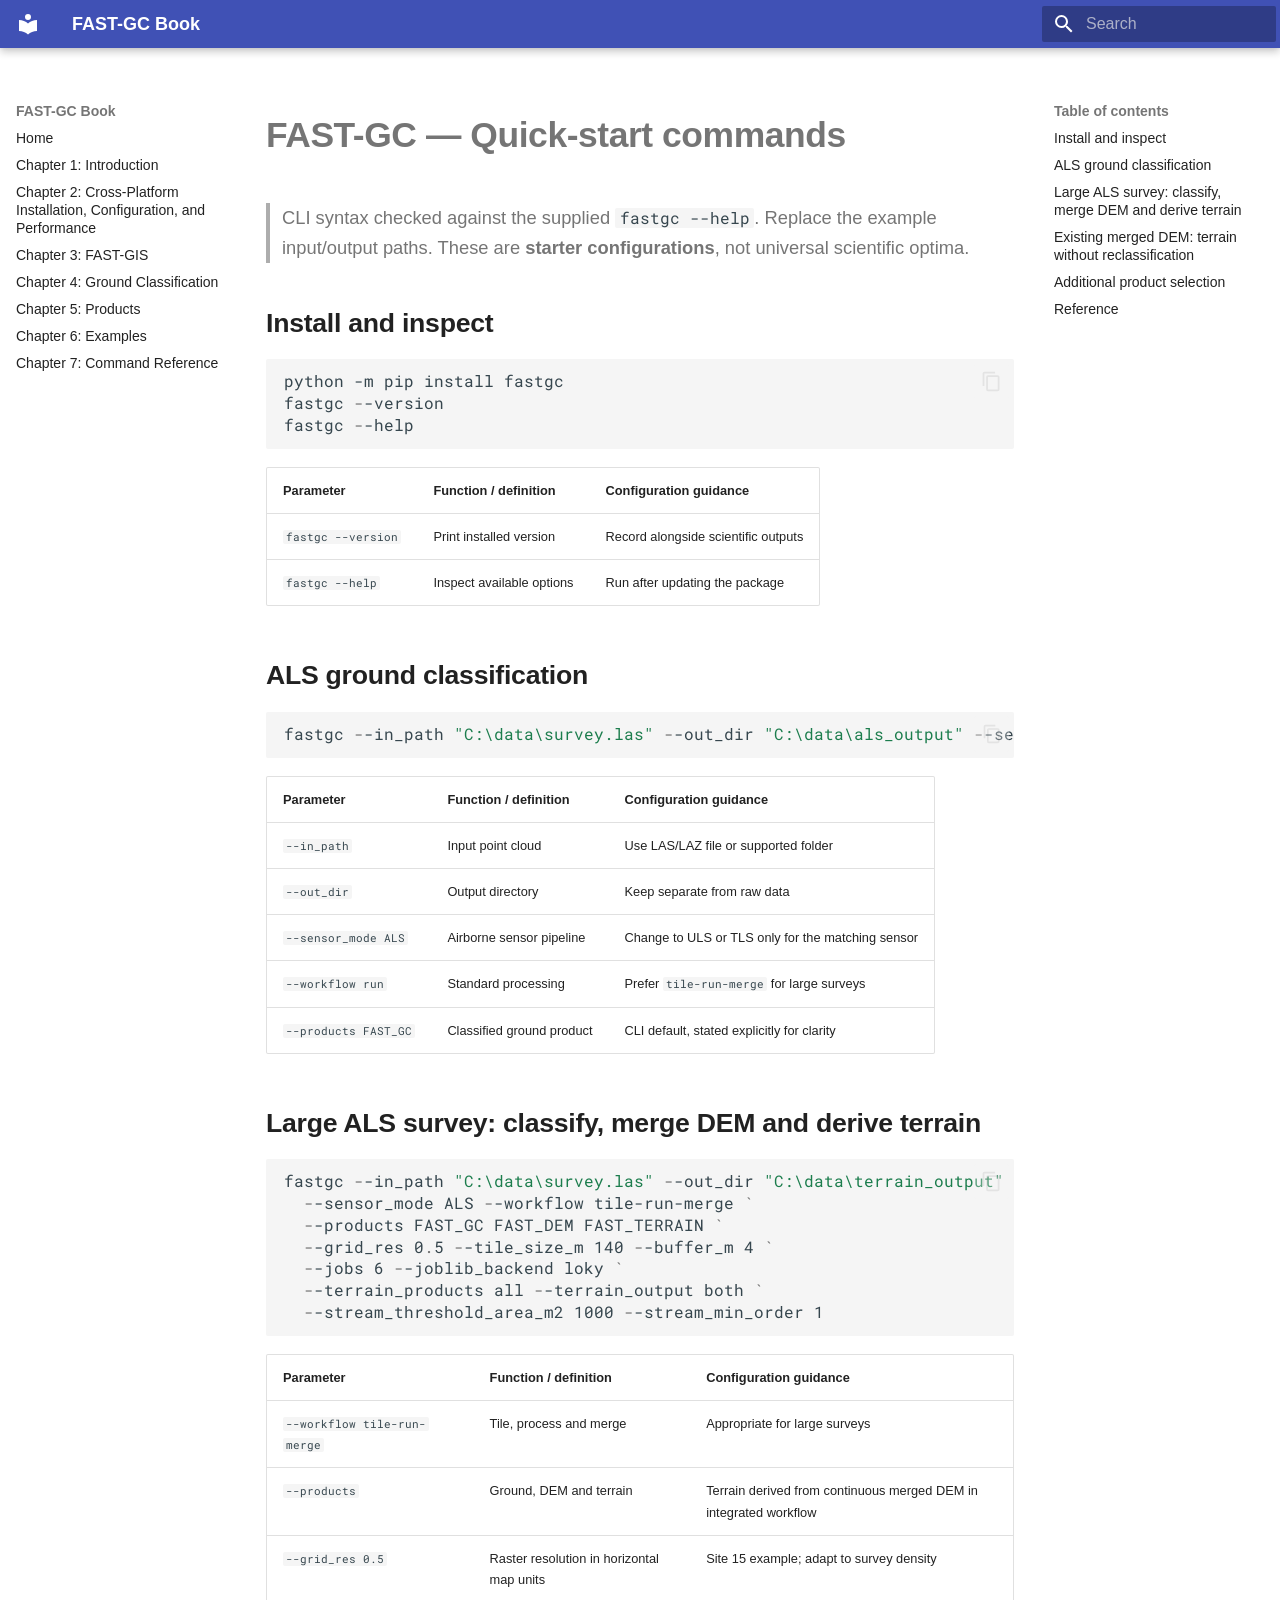
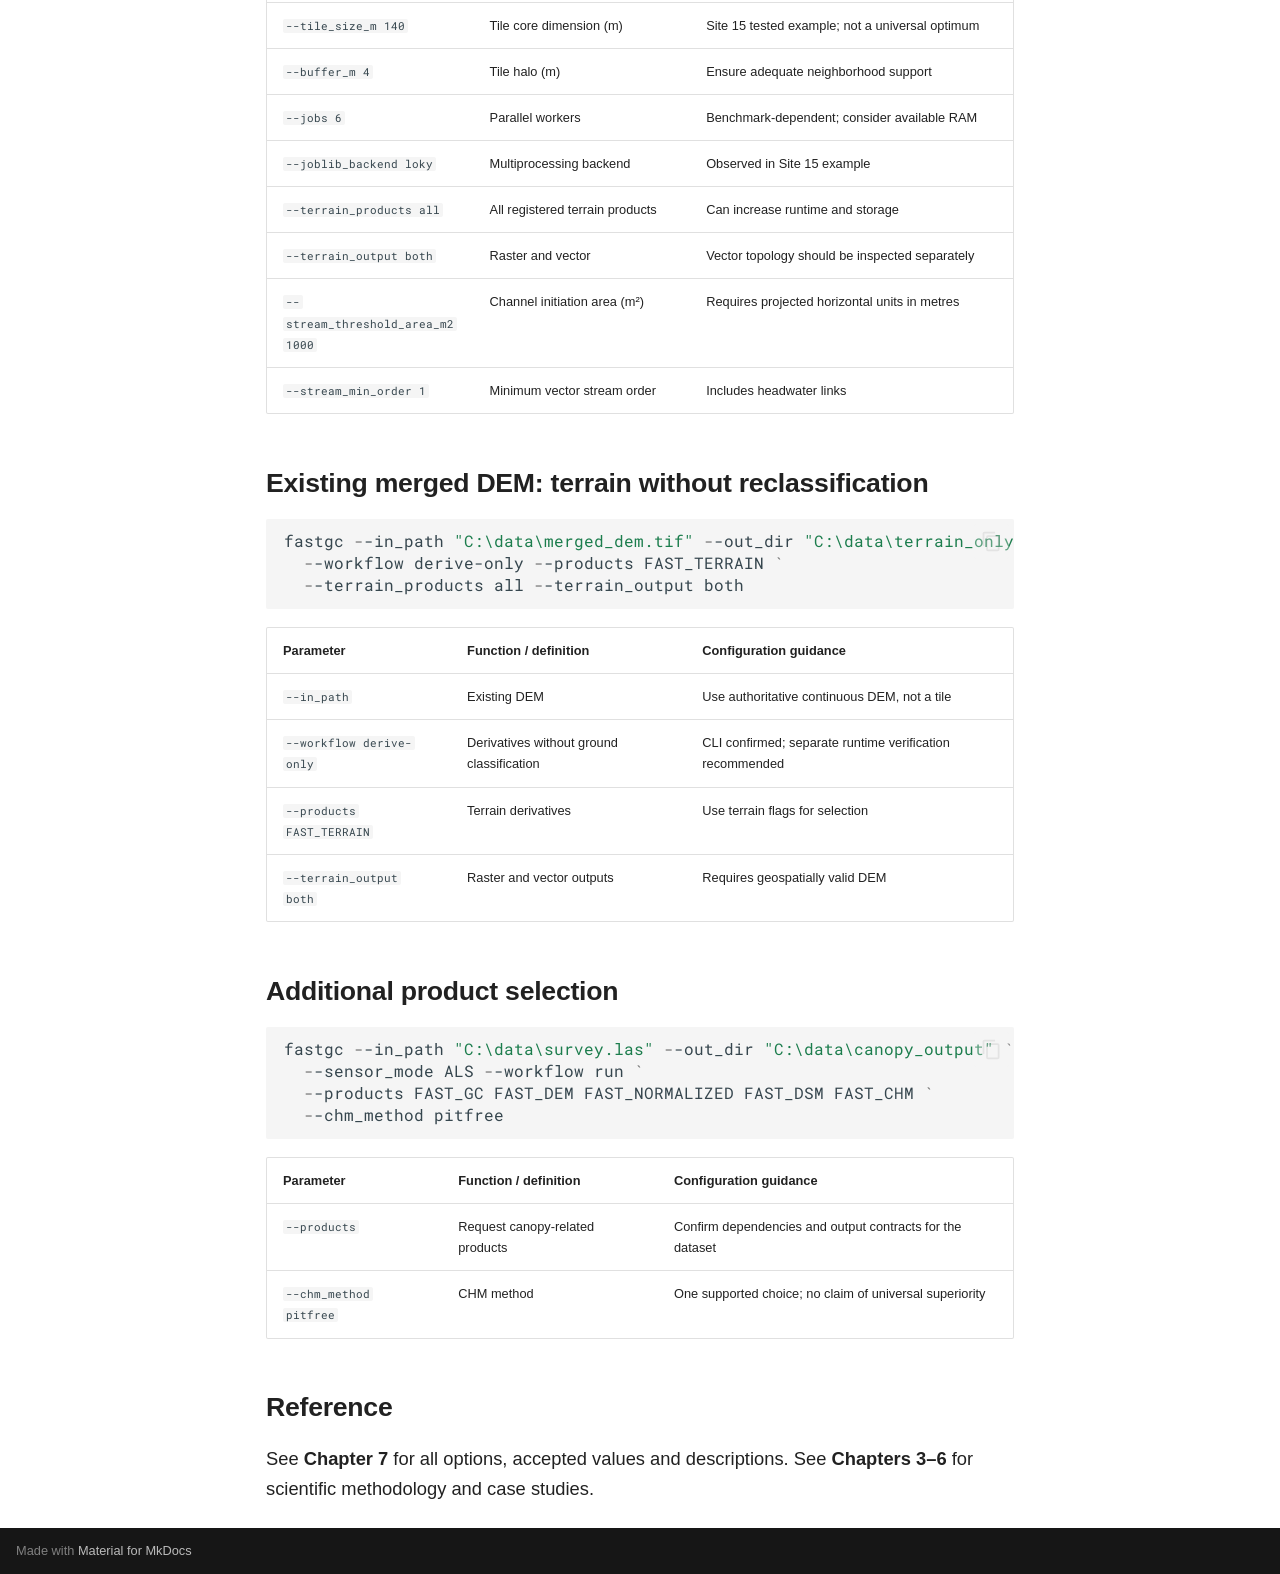
<file: FASTGC_QUICKSTART/index.html>
<!DOCTYPE html><html lang="en" class="no-js"><head>
    
      <meta charset="utf-8">
      <meta name="viewport" content="width=device-width,initial-scale=1">
      
        <meta name="description" content="Practical FAST-GC LiDAR processing guide">
      
      
      
        <link rel="canonical" href="https://nadeemfareed.github.io/fastgcBOOK/FASTGC_QUICKSTART/">
      
      
      
      
        
      
      
      <link rel="icon" href="../assets/images/favicon.png">
      <meta name="generator" content="mkdocs-1.6.1, mkdocs-material-9.8.0">
    
    
      
        <title>FAST-GC — Quick-start commands - FAST-GC Book</title>
      
    
    
      <link rel="stylesheet" href="../assets/stylesheets/main.57a0d79d.min.css">
      
      


    
    
      
    
    
      
        
        
        <link rel="preconnect" href="https://fonts.gstatic.com" crossorigin="">
        <link rel="stylesheet" href="https://fonts.googleapis.com/css?family=Roboto:300,300i,400,400i,700,700i%7CRoboto+Mono:400,400i,700,700i&amp;display=fallback">
        <style>:root{--md-text-font:"Roboto";--md-code-font:"Roboto Mono"}</style>
      
    
    
      <link rel="stylesheet" href="../stylesheets/fastgc-book.css">
    
    <script>__md_scope=new URL("..",location),__md_hash=e=>[...e].reduce(((e,_)=>(e<<5)-e+_.charCodeAt(0)),0),__md_get=(e,_=localStorage,t=__md_scope)=>JSON.parse(_.getItem(t.pathname+"."+e)),__md_set=(e,_,t=localStorage,a=__md_scope)=>{try{t.setItem(a.pathname+"."+e,JSON.stringify(_))}catch(e){}}</script>
    
      

    
    
  <link href="../assets/stylesheets/glightbox.min.css" rel="stylesheet"><script src="../assets/javascripts/glightbox.min.js"></script><style id="glightbox-style">
            html.glightbox-open { overflow: initial; height: 100%; }
            .gslide-title { margin-top: 0px; user-select: text; }
            .gslide-desc { color: #666; user-select: text; }
            .gslide-image img { background: white; }
            .gscrollbar-fixer { padding-right: 15px; }
            .gdesc-inner { font-size: 0.75rem; }
            body[data-md-color-scheme="slate"] .gdesc-inner { background: var(--md-default-bg-color); }
            body[data-md-color-scheme="slate"] .gslide-title { color: var(--md-default-fg-color); }
            body[data-md-color-scheme="slate"] .gslide-desc { color: var(--md-default-fg-color); }
        </style></head>
  
  
    <body dir="ltr">
  
    
    <input class="md-toggle" data-md-toggle="drawer" type="checkbox" id="__drawer" autocomplete="off">
    <input class="md-toggle" data-md-toggle="search" type="checkbox" id="__search" autocomplete="off">
    <label class="md-overlay" for="__drawer"></label>
    <div data-md-component="skip">
      
        
        <a href="#fast-gc-quick-start-commands" class="md-skip">
          Skip to content
        </a>
      
    </div>
    <div data-md-component="announce">
      
    </div>
    
    
      

  

<header class="md-header md-header--shadow" data-md-component="header">
  <nav class="md-header__inner md-grid" aria-label="Header">
    <a href=".." title="FAST-GC Book" class="md-header__button md-logo" aria-label="FAST-GC Book" data-md-component="logo">
      
  
  <svg xmlns="http://www.w3.org/2000/svg" viewBox="0 0 24 24"><path d="M12 8a3 3 0 0 0 3-3 3 3 0 0 0-3-3 3 3 0 0 0-3 3 3 3 0 0 0 3 3m0 3.54C9.64 9.35 6.5 8 3 8v11c3.5 0 6.64 1.35 9 3.54 2.36-2.19 5.5-3.54 9-3.54V8c-3.5 0-6.64 1.35-9 3.54"></path></svg>

    </a>
    <label class="md-header__button md-icon" for="__drawer">
      
      <svg xmlns="http://www.w3.org/2000/svg" viewBox="0 0 24 24"><path d="M3 6h18v2H3zm0 5h18v2H3zm0 5h18v2H3z"></path></svg>
    </label>
    <div class="md-header__title" data-md-component="header-title">
      <div class="md-header__ellipsis">
        <div class="md-header__topic">
          <span class="md-ellipsis">
            FAST-GC Book
          </span>
        </div>
        <div class="md-header__topic" data-md-component="header-topic">
          <span class="md-ellipsis">
            
              FAST-GC — Quick-start commands
            
          </span>
        </div>
      </div>
    </div>
    
    
      <script>var palette=__md_get("__palette");if(palette&&palette.color){if("(prefers-color-scheme)"===palette.color.media){var media=matchMedia("(prefers-color-scheme: light)"),input=document.querySelector(media.matches?"[data-md-color-media='(prefers-color-scheme: light)']":"[data-md-color-media='(prefers-color-scheme: dark)']");palette.color.media=input.getAttribute("data-md-color-media"),palette.color.scheme=input.getAttribute("data-md-color-scheme"),palette.color.primary=input.getAttribute("data-md-color-primary"),palette.color.accent=input.getAttribute("data-md-color-accent")}for(var[key,value]of Object.entries(palette.color))document.body.setAttribute("data-md-color-"+key,value)}</script>
    
    
    
      
      
        <label class="md-header__button md-icon" for="__search">
          
          <svg xmlns="http://www.w3.org/2000/svg" viewBox="0 0 24 24"><path d="M9.5 3A6.5 6.5 0 0 1 16 9.5c0 1.61-.59 3.09-1.56 4.23l.27.27h.79l5 5-1.5 1.5-5-5v-.79l-.27-.27A6.52 6.52 0 0 1 9.5 16 6.5 6.5 0 0 1 3 9.5 6.5 6.5 0 0 1 9.5 3m0 2C7 5 5 7 5 9.5S7 14 9.5 14 14 12 14 9.5 12 5 9.5 5"></path></svg>
        </label>
        <div class="md-search" data-md-component="search" role="dialog">
  <label class="md-search__overlay" for="__search"></label>
  <div class="md-search__inner" role="search">
    <form class="md-search__form" name="search">
      <input type="text" class="md-search__input" name="query" aria-label="Search" placeholder="Search" autocapitalize="off" autocorrect="off" autocomplete="off" spellcheck="false" data-md-component="search-query" required="">
      <label class="md-search__icon md-icon" for="__search">
        
        <svg xmlns="http://www.w3.org/2000/svg" viewBox="0 0 24 24"><path d="M9.5 3A6.5 6.5 0 0 1 16 9.5c0 1.61-.59 3.09-1.56 4.23l.27.27h.79l5 5-1.5 1.5-5-5v-.79l-.27-.27A6.52 6.52 0 0 1 9.5 16 6.5 6.5 0 0 1 3 9.5 6.5 6.5 0 0 1 9.5 3m0 2C7 5 5 7 5 9.5S7 14 9.5 14 14 12 14 9.5 12 5 9.5 5"></path></svg>
        
        <svg xmlns="http://www.w3.org/2000/svg" viewBox="0 0 24 24"><path d="M20 11v2H8l5.5 5.5-1.42 1.42L4.16 12l7.92-7.92L13.5 5.5 8 11z"></path></svg>
      </label>
      <nav class="md-search__options" aria-label="Search">
        
        <button type="reset" class="md-search__icon md-icon" title="Clear" aria-label="Clear" tabindex="-1">
          
          <svg xmlns="http://www.w3.org/2000/svg" viewBox="0 0 24 24"><path d="M19 6.41 17.59 5 12 10.59 6.41 5 5 6.41 10.59 12 5 17.59 6.41 19 12 13.41 17.59 19 19 17.59 13.41 12z"></path></svg>
        </button>
      </nav>
      
        <div class="md-search__suggest" data-md-component="search-suggest"></div>
      
    </form>
    <div class="md-search__output">
      <div class="md-search__scrollwrap" tabindex="0" data-md-scrollfix="">
        <div class="md-search-result" data-md-component="search-result">
          <div class="md-search-result__meta">
            Initializing search
          </div>
          <ol class="md-search-result__list" role="presentation"></ol>
        </div>
      </div>
    </div>
  </div>
</div>
      
    
    
  </nav>
  
</header>
    
    <div class="md-container" data-md-component="container">
      
      
        
          
        
      
      <main class="md-main" data-md-component="main">
        <div class="md-main__inner md-grid">
          
            
              
              <div class="md-sidebar md-sidebar--primary" data-md-component="sidebar" data-md-type="navigation">
                <div class="md-sidebar__scrollwrap">
                  <div class="md-sidebar__inner">
                    



<nav class="md-nav md-nav--primary" aria-label="Navigation" data-md-level="0">
  <label class="md-nav__title" for="__drawer">
    <a href=".." title="FAST-GC Book" class="md-nav__button md-logo" aria-label="FAST-GC Book" data-md-component="logo">
      
  
  <svg xmlns="http://www.w3.org/2000/svg" viewBox="0 0 24 24"><path d="M12 8a3 3 0 0 0 3-3 3 3 0 0 0-3-3 3 3 0 0 0-3 3 3 3 0 0 0 3 3m0 3.54C9.64 9.35 6.5 8 3 8v11c3.5 0 6.64 1.35 9 3.54 2.36-2.19 5.5-3.54 9-3.54V8c-3.5 0-6.64 1.35-9 3.54"></path></svg>

    </a>
    FAST-GC Book
  </label>
  
  <ul class="md-nav__list" data-md-scrollfix="">
    
      
      
  
  
  
  
    <li class="md-nav__item">
      <a href=".." class="md-nav__link">
        
  
  
  <span class="md-ellipsis">
    
  
    Home
  

    
  </span>
  
  

      </a>
    </li>
  

    
      
      
  
  
  
  
    <li class="md-nav__item">
      <a href="../01-introduction/" class="md-nav__link">
        
  
  
  <span class="md-ellipsis">
    
  
    Chapter 1: Introduction
  

    
  </span>
  
  

      </a>
    </li>
  

    
      
      
  
  
  
  
    <li class="md-nav__item">
      <a href="../02-installation/" class="md-nav__link">
        
  
  
  <span class="md-ellipsis">
    
  
    Chapter 2: Cross-Platform Installation, Configuration, and Performance
  

    
  </span>
  
  

      </a>
    </li>
  

    
      
      
  
  
  
  
    <li class="md-nav__item">
      <a href="../02-fast-gis/" class="md-nav__link">
        
  
  
  <span class="md-ellipsis">
    
  
    Chapter 3: FAST-GIS
  

    
  </span>
  
  

      </a>
    </li>
  

    
      
      
  
  
  
  
    <li class="md-nav__item">
      <a href="../03-ground-classification/" class="md-nav__link">
        
  
  
  <span class="md-ellipsis">
    
  
    Chapter 4: Ground Classification
  

    
  </span>
  
  

      </a>
    </li>
  

    
      
      
  
  
  
  
    <li class="md-nav__item">
      <a href="../04-products/" class="md-nav__link">
        
  
  
  <span class="md-ellipsis">
    
  
    Chapter 5: Products
  

    
  </span>
  
  

      </a>
    </li>
  

    
      
      
  
  
  
  
    <li class="md-nav__item">
      <a href="../05-case-studies/" class="md-nav__link">
        
  
  
  <span class="md-ellipsis">
    
  
    Chapter 6: Examples
  

    
  </span>
  
  

      </a>
    </li>
  

    
      
      
  
  
  
  
    <li class="md-nav__item">
      <a href="../06-reference/" class="md-nav__link">
        
  
  
  <span class="md-ellipsis">
    
  
    Chapter 7: Command Reference
  

    
  </span>
  
  

      </a>
    </li>
  

    
  </ul>
</nav>
                  </div>
                </div>
              </div>
            
            
              
              <div class="md-sidebar md-sidebar--secondary" data-md-component="sidebar" data-md-type="toc">
                <div class="md-sidebar__scrollwrap">
                  <div class="md-sidebar__inner">
                    

<nav class="md-nav md-nav--secondary" aria-label="Table of contents">
  
  
  
    
  
  
    <label class="md-nav__title" for="__toc">
      <span class="md-nav__icon md-icon"></span>
      Table of contents
    </label>
    <ul class="md-nav__list" data-md-component="toc" data-md-scrollfix="">
      
        <li class="md-nav__item">
  <a href="#install-and-inspect" class="md-nav__link">
    <span class="md-ellipsis">
      
        Install and inspect
      
    </span>
  </a>
  
</li>
      
        <li class="md-nav__item">
  <a href="#als-ground-classification" class="md-nav__link">
    <span class="md-ellipsis">
      
        ALS ground classification
      
    </span>
  </a>
  
</li>
      
        <li class="md-nav__item">
  <a href="#large-als-survey-classify-merge-dem-and-derive-terrain" class="md-nav__link">
    <span class="md-ellipsis">
      
        Large ALS survey: classify, merge DEM and derive terrain
      
    </span>
  </a>
  
</li>
      
        <li class="md-nav__item">
  <a href="#existing-merged-dem-terrain-without-reclassification" class="md-nav__link">
    <span class="md-ellipsis">
      
        Existing merged DEM: terrain without reclassification
      
    </span>
  </a>
  
</li>
      
        <li class="md-nav__item">
  <a href="#additional-product-selection" class="md-nav__link">
    <span class="md-ellipsis">
      
        Additional product selection
      
    </span>
  </a>
  
</li>
      
        <li class="md-nav__item">
  <a href="#reference" class="md-nav__link">
    <span class="md-ellipsis">
      
        Reference
      
    </span>
  </a>
  
</li>
      
    </ul>
  
</nav>
                  </div>
                </div>
              </div>
            
          
          
            <div class="md-content" data-md-component="content">
              
                



  


              
              <article class="md-content__inner md-typeset">
                
                  



<h1 id="fast-gc-quick-start-commands">FAST-GC — Quick-start commands</h1>
<blockquote>
<p>CLI syntax checked against the supplied <code>fastgc --help</code>. Replace the example input/output paths. These are <strong>starter configurations</strong>, not universal scientific optima.</p>
</blockquote>
<h2 id="install-and-inspect">Install and inspect</h2>
<div class="highlight"><pre><span></span><code><span class="n">python</span> <span class="n">-m</span> <span class="n">pip</span> <span class="n">install</span> <span class="n">fastgc</span>
<span class="n">fastgc</span> <span class="p">-</span><span class="n">-version</span>
<span class="n">fastgc</span> <span class="p">-</span><span class="n">-help</span>
</code></pre></div>
<table>
<thead>
<tr>
<th>Parameter</th>
<th>Function / definition</th>
<th>Configuration guidance</th>
</tr>
</thead>
<tbody>
<tr>
<td><code>fastgc --version</code></td>
<td>Print installed version</td>
<td>Record alongside scientific outputs</td>
</tr>
<tr>
<td><code>fastgc --help</code></td>
<td>Inspect available options</td>
<td>Run after updating the package</td>
</tr>
</tbody>
</table>
<h2 id="als-ground-classification">ALS ground classification</h2>
<div class="highlight"><pre><span></span><code><span class="n">fastgc</span> <span class="p">-</span><span class="n">-in_path</span> <span class="s2">"C:\data\survey.las"</span> <span class="p">-</span><span class="n">-out_dir</span> <span class="s2">"C:\data\als_output"</span> <span class="p">-</span><span class="n">-sensor_mode</span> <span class="n">ALS</span> <span class="p">-</span><span class="n">-workflow</span> <span class="n">run</span> <span class="p">-</span><span class="n">-products</span> <span class="n">FAST_GC</span>
</code></pre></div>
<table>
<thead>
<tr>
<th>Parameter</th>
<th>Function / definition</th>
<th>Configuration guidance</th>
</tr>
</thead>
<tbody>
<tr>
<td><code>--in_path</code></td>
<td>Input point cloud</td>
<td>Use LAS/LAZ file or supported folder</td>
</tr>
<tr>
<td><code>--out_dir</code></td>
<td>Output directory</td>
<td>Keep separate from raw data</td>
</tr>
<tr>
<td><code>--sensor_mode ALS</code></td>
<td>Airborne sensor pipeline</td>
<td>Change to ULS or TLS only for the matching sensor</td>
</tr>
<tr>
<td><code>--workflow run</code></td>
<td>Standard processing</td>
<td>Prefer <code>tile-run-merge</code> for large surveys</td>
</tr>
<tr>
<td><code>--products FAST_GC</code></td>
<td>Classified ground product</td>
<td>CLI default, stated explicitly for clarity</td>
</tr>
</tbody>
</table>
<h2 id="large-als-survey-classify-merge-dem-and-derive-terrain">Large ALS survey: classify, merge DEM and derive terrain</h2>
<div class="highlight"><pre><span></span><code><span class="n">fastgc</span> <span class="p">-</span><span class="n">-in_path</span> <span class="s2">"C:\data\survey.las"</span> <span class="p">-</span><span class="n">-out_dir</span> <span class="s2">"C:\data\terrain_output"</span> <span class="p">`</span>
  <span class="p">-</span><span class="n">-sensor_mode</span> <span class="n">ALS</span> <span class="p">-</span><span class="n">-workflow</span> <span class="n">tile-run-merge</span> <span class="p">`</span>
  <span class="p">-</span><span class="n">-products</span> <span class="n">FAST_GC</span> <span class="n">FAST_DEM</span> <span class="n">FAST_TERRAIN</span> <span class="p">`</span>
  <span class="p">-</span><span class="n">-grid_res</span> <span class="n">0</span><span class="p">.</span><span class="n">5</span> <span class="p">-</span><span class="n">-tile_size_m</span> <span class="n">140</span> <span class="p">-</span><span class="n">-buffer_m</span> <span class="n">4</span> <span class="p">`</span>
  <span class="p">-</span><span class="n">-jobs</span> <span class="n">6</span> <span class="p">-</span><span class="n">-joblib_backend</span> <span class="n">loky</span> <span class="p">`</span>
  <span class="p">-</span><span class="n">-terrain_products</span> <span class="n">all</span> <span class="p">-</span><span class="n">-terrain_output</span> <span class="n">both</span> <span class="p">`</span>
  <span class="p">-</span><span class="n">-stream_threshold_area_m2</span> <span class="n">1000</span> <span class="p">-</span><span class="n">-stream_min_order</span> <span class="n">1</span>
</code></pre></div>
<table>
<thead>
<tr>
<th>Parameter</th>
<th>Function / definition</th>
<th>Configuration guidance</th>
</tr>
</thead>
<tbody>
<tr>
<td><code>--workflow tile-run-merge</code></td>
<td>Tile, process and merge</td>
<td>Appropriate for large surveys</td>
</tr>
<tr>
<td><code>--products</code></td>
<td>Ground, DEM and terrain</td>
<td>Terrain derived from continuous merged DEM in integrated workflow</td>
</tr>
<tr>
<td><code>--grid_res 0.5</code></td>
<td>Raster resolution in horizontal map units</td>
<td>Site 15 example; adapt to survey density</td>
</tr>
<tr>
<td><code>--tile_size_m 140</code></td>
<td>Tile core dimension (m)</td>
<td>Site 15 tested example; not a universal optimum</td>
</tr>
<tr>
<td><code>--buffer_m 4</code></td>
<td>Tile halo (m)</td>
<td>Ensure adequate neighborhood support</td>
</tr>
<tr>
<td><code>--jobs 6</code></td>
<td>Parallel workers</td>
<td>Benchmark-dependent; consider available RAM</td>
</tr>
<tr>
<td><code>--joblib_backend loky</code></td>
<td>Multiprocessing backend</td>
<td>Observed in Site 15 example</td>
</tr>
<tr>
<td><code>--terrain_products all</code></td>
<td>All registered terrain products</td>
<td>Can increase runtime and storage</td>
</tr>
<tr>
<td><code>--terrain_output both</code></td>
<td>Raster and vector</td>
<td>Vector topology should be inspected separately</td>
</tr>
<tr>
<td><code>--stream_threshold_area_m2 1000</code></td>
<td>Channel initiation area (m²)</td>
<td>Requires projected horizontal units in metres</td>
</tr>
<tr>
<td><code>--stream_min_order 1</code></td>
<td>Minimum vector stream order</td>
<td>Includes headwater links</td>
</tr>
</tbody>
</table>
<h2 id="existing-merged-dem-terrain-without-reclassification">Existing merged DEM: terrain without reclassification</h2>
<div class="highlight"><pre><span></span><code><span class="n">fastgc</span> <span class="p">-</span><span class="n">-in_path</span> <span class="s2">"C:\data\merged_dem.tif"</span> <span class="p">-</span><span class="n">-out_dir</span> <span class="s2">"C:\data\terrain_only"</span> <span class="p">`</span>
  <span class="p">-</span><span class="n">-workflow</span> <span class="n">derive-only</span> <span class="p">-</span><span class="n">-products</span> <span class="n">FAST_TERRAIN</span> <span class="p">`</span>
  <span class="p">-</span><span class="n">-terrain_products</span> <span class="n">all</span> <span class="p">-</span><span class="n">-terrain_output</span> <span class="n">both</span>
</code></pre></div>
<table>
<thead>
<tr>
<th>Parameter</th>
<th>Function / definition</th>
<th>Configuration guidance</th>
</tr>
</thead>
<tbody>
<tr>
<td><code>--in_path</code></td>
<td>Existing DEM</td>
<td>Use authoritative continuous DEM, not a tile</td>
</tr>
<tr>
<td><code>--workflow derive-only</code></td>
<td>Derivatives without ground classification</td>
<td>CLI confirmed; separate runtime verification recommended</td>
</tr>
<tr>
<td><code>--products FAST_TERRAIN</code></td>
<td>Terrain derivatives</td>
<td>Use terrain flags for selection</td>
</tr>
<tr>
<td><code>--terrain_output both</code></td>
<td>Raster and vector outputs</td>
<td>Requires geospatially valid DEM</td>
</tr>
</tbody>
</table>
<h2 id="additional-product-selection">Additional product selection</h2>
<div class="highlight"><pre><span></span><code><span class="n">fastgc</span> <span class="p">-</span><span class="n">-in_path</span> <span class="s2">"C:\data\survey.las"</span> <span class="p">-</span><span class="n">-out_dir</span> <span class="s2">"C:\data\canopy_output"</span> <span class="p">`</span>
  <span class="p">-</span><span class="n">-sensor_mode</span> <span class="n">ALS</span> <span class="p">-</span><span class="n">-workflow</span> <span class="n">run</span> <span class="p">`</span>
  <span class="p">-</span><span class="n">-products</span> <span class="n">FAST_GC</span> <span class="n">FAST_DEM</span> <span class="n">FAST_NORMALIZED</span> <span class="n">FAST_DSM</span> <span class="n">FAST_CHM</span> <span class="p">`</span>
  <span class="p">-</span><span class="n">-chm_method</span> <span class="n">pitfree</span>
</code></pre></div>
<table>
<thead>
<tr>
<th>Parameter</th>
<th>Function / definition</th>
<th>Configuration guidance</th>
</tr>
</thead>
<tbody>
<tr>
<td><code>--products</code></td>
<td>Request canopy-related products</td>
<td>Confirm dependencies and output contracts for the dataset</td>
</tr>
<tr>
<td><code>--chm_method pitfree</code></td>
<td>CHM method</td>
<td>One supported choice; no claim of universal superiority</td>
</tr>
</tbody>
</table>
<h2 id="reference">Reference</h2>
<p>See <strong>Chapter 7</strong> for all options, accepted values and descriptions. See <strong>Chapters 3–6</strong> for scientific methodology and case studies.</p>












                
              </article>
            </div>
          
          
<script>var target=document.getElementById(location.hash.slice(1));target&&target.name&&(target.checked=target.name.startsWith("__tabbed_"))</script>
        </div>
        
          <button type="button" class="md-top md-icon" data-md-component="top" hidden="">
  
  <svg xmlns="http://www.w3.org/2000/svg" viewBox="0 0 24 24"><path d="M13 20h-2V8l-5.5 5.5-1.42-1.42L12 4.16l7.92 7.92-1.42 1.42L13 8z"></path></svg>
  Back to top
</button>
        
      </main>
      
        <footer class="md-footer">
  
    
  
  <div class="md-footer-meta md-typeset">
    <div class="md-footer-meta__inner md-grid">
      <div class="md-copyright">
  
  
    Made with
    <a href="https://squidfunk.github.io/mkdocs-material/" target="_blank" rel="noopener">
      Material for MkDocs
    </a>
  
</div>
      
    </div>
  </div>
</footer>
      
    </div>
    <div class="md-dialog" data-md-component="dialog">
      <div class="md-dialog__inner md-typeset"></div>
    </div>
    
      <div class="md-progress" data-md-component="progress" role="progressbar"></div>
    
    
    
      
      
      <script id="__config" type="application/json">{"annotate": null, "base": "..", "features": ["navigation.sections", "navigation.indexes", "navigation.top", "search.highlight", "content.code.copy", "navigation.instant", "navigation.instant.progress", "navigation.path", "navigation.footer", "toc.follow", "search.suggest"], "search": "../assets/javascripts/workers/search.a7633da7.min.js", "tags": null, "translations": {"clipboard.copied": "Copied to clipboard", "clipboard.copy": "Copy to clipboard", "search.result.more.one": "1 more on this page", "search.result.more.other": "# more on this page", "search.result.none": "No matching documents", "search.result.one": "1 matching document", "search.result.other": "# matching documents", "search.result.placeholder": "Type to start searching", "search.result.term.missing": "Missing", "select.version": "Select version"}, "version": null}</script>
    
    
      <script src="../assets/javascripts/bundle.c21346df.min.js"></script>
      
        <script src="../javascripts/fastgc-navigation.js"></script>
      
    
  
<script id="init-glightbox">const lightbox = GLightbox({"touchNavigation": true, "loop": false, "zoomable": true, "draggable": true, "openEffect": "zoom", "closeEffect": "zoom", "slideEffect": "slide"});
document$.subscribe(()=>{ lightbox.reload(); });
</script></body></html>
</file>
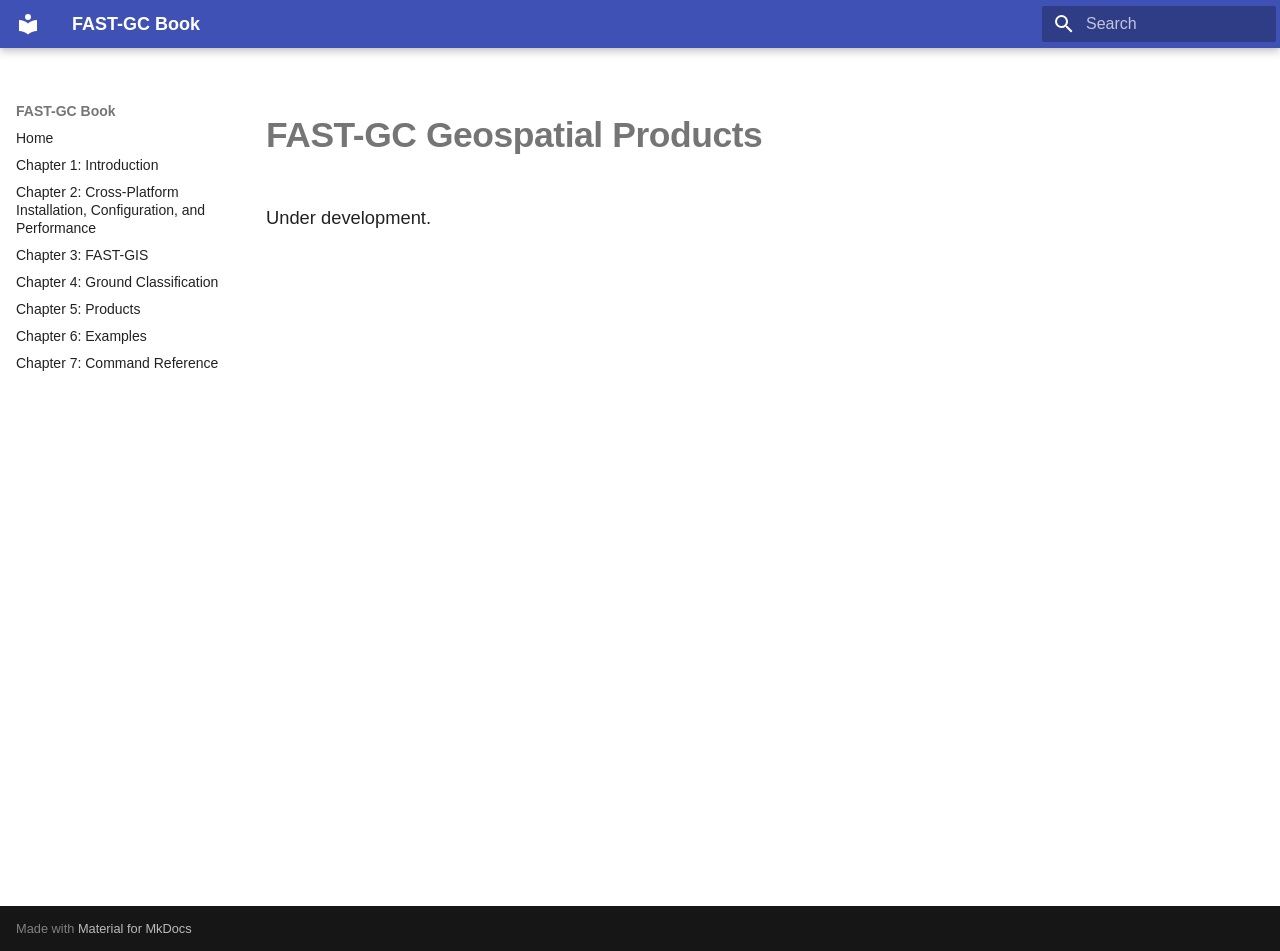
<file: 04-products/index.backup/index.html>
<!DOCTYPE html><html lang="en" class="no-js"><head>
    
      <meta charset="utf-8">
      <meta name="viewport" content="width=device-width,initial-scale=1">
      
        <meta name="description" content="Practical FAST-GC LiDAR processing guide">
      
      
      
        <link rel="canonical" href="https://nadeemfareed.github.io/fastgcBOOK/04-products/index.backup/">
      
      
      
      
        
      
      
      <link rel="icon" href="../../assets/images/favicon.png">
      <meta name="generator" content="mkdocs-1.6.1, mkdocs-material-9.8.0">
    
    
      
        <title>FAST-GC Geospatial Products - FAST-GC Book</title>
      
    
    
      <link rel="stylesheet" href="../../assets/stylesheets/main.57a0d79d.min.css">
      
      


    
    
      
    
    
      
        
        
        <link rel="preconnect" href="https://fonts.gstatic.com" crossorigin="">
        <link rel="stylesheet" href="https://fonts.googleapis.com/css?family=Roboto:300,300i,400,400i,700,700i%7CRoboto+Mono:400,400i,700,700i&amp;display=fallback">
        <style>:root{--md-text-font:"Roboto";--md-code-font:"Roboto Mono"}</style>
      
    
    
      <link rel="stylesheet" href="../../stylesheets/fastgc-book.css">
    
    <script>__md_scope=new URL("../..",location),__md_hash=e=>[...e].reduce(((e,_)=>(e<<5)-e+_.charCodeAt(0)),0),__md_get=(e,_=localStorage,t=__md_scope)=>JSON.parse(_.getItem(t.pathname+"."+e)),__md_set=(e,_,t=localStorage,a=__md_scope)=>{try{t.setItem(a.pathname+"."+e,JSON.stringify(_))}catch(e){}}</script>
    
      

    
    
  <link href="../../assets/stylesheets/glightbox.min.css" rel="stylesheet"><script src="../../assets/javascripts/glightbox.min.js"></script><style id="glightbox-style">
            html.glightbox-open { overflow: initial; height: 100%; }
            .gslide-title { margin-top: 0px; user-select: text; }
            .gslide-desc { color: #666; user-select: text; }
            .gslide-image img { background: white; }
            .gscrollbar-fixer { padding-right: 15px; }
            .gdesc-inner { font-size: 0.75rem; }
            body[data-md-color-scheme="slate"] .gdesc-inner { background: var(--md-default-bg-color); }
            body[data-md-color-scheme="slate"] .gslide-title { color: var(--md-default-fg-color); }
            body[data-md-color-scheme="slate"] .gslide-desc { color: var(--md-default-fg-color); }
        </style></head>
  
  
    <body dir="ltr">
  
    
    <input class="md-toggle" data-md-toggle="drawer" type="checkbox" id="__drawer" autocomplete="off">
    <input class="md-toggle" data-md-toggle="search" type="checkbox" id="__search" autocomplete="off">
    <label class="md-overlay" for="__drawer"></label>
    <div data-md-component="skip">
      
        
        <a href="#fast-gc-geospatial-products" class="md-skip">
          Skip to content
        </a>
      
    </div>
    <div data-md-component="announce">
      
    </div>
    
    
      

  

<header class="md-header md-header--shadow" data-md-component="header">
  <nav class="md-header__inner md-grid" aria-label="Header">
    <a href="../.." title="FAST-GC Book" class="md-header__button md-logo" aria-label="FAST-GC Book" data-md-component="logo">
      
  
  <svg xmlns="http://www.w3.org/2000/svg" viewBox="0 0 24 24"><path d="M12 8a3 3 0 0 0 3-3 3 3 0 0 0-3-3 3 3 0 0 0-3 3 3 3 0 0 0 3 3m0 3.54C9.64 9.35 6.5 8 3 8v11c3.5 0 6.64 1.35 9 3.54 2.36-2.19 5.5-3.54 9-3.54V8c-3.5 0-6.64 1.35-9 3.54"></path></svg>

    </a>
    <label class="md-header__button md-icon" for="__drawer">
      
      <svg xmlns="http://www.w3.org/2000/svg" viewBox="0 0 24 24"><path d="M3 6h18v2H3zm0 5h18v2H3zm0 5h18v2H3z"></path></svg>
    </label>
    <div class="md-header__title" data-md-component="header-title">
      <div class="md-header__ellipsis">
        <div class="md-header__topic">
          <span class="md-ellipsis">
            FAST-GC Book
          </span>
        </div>
        <div class="md-header__topic" data-md-component="header-topic">
          <span class="md-ellipsis">
            
              FAST-GC Geospatial Products
            
          </span>
        </div>
      </div>
    </div>
    
    
      <script>var palette=__md_get("__palette");if(palette&&palette.color){if("(prefers-color-scheme)"===palette.color.media){var media=matchMedia("(prefers-color-scheme: light)"),input=document.querySelector(media.matches?"[data-md-color-media='(prefers-color-scheme: light)']":"[data-md-color-media='(prefers-color-scheme: dark)']");palette.color.media=input.getAttribute("data-md-color-media"),palette.color.scheme=input.getAttribute("data-md-color-scheme"),palette.color.primary=input.getAttribute("data-md-color-primary"),palette.color.accent=input.getAttribute("data-md-color-accent")}for(var[key,value]of Object.entries(palette.color))document.body.setAttribute("data-md-color-"+key,value)}</script>
    
    
    
      
      
        <label class="md-header__button md-icon" for="__search">
          
          <svg xmlns="http://www.w3.org/2000/svg" viewBox="0 0 24 24"><path d="M9.5 3A6.5 6.5 0 0 1 16 9.5c0 1.61-.59 3.09-1.56 4.23l.27.27h.79l5 5-1.5 1.5-5-5v-.79l-.27-.27A6.52 6.52 0 0 1 9.5 16 6.5 6.5 0 0 1 3 9.5 6.5 6.5 0 0 1 9.5 3m0 2C7 5 5 7 5 9.5S7 14 9.5 14 14 12 14 9.5 12 5 9.5 5"></path></svg>
        </label>
        <div class="md-search" data-md-component="search" role="dialog">
  <label class="md-search__overlay" for="__search"></label>
  <div class="md-search__inner" role="search">
    <form class="md-search__form" name="search">
      <input type="text" class="md-search__input" name="query" aria-label="Search" placeholder="Search" autocapitalize="off" autocorrect="off" autocomplete="off" spellcheck="false" data-md-component="search-query" required="">
      <label class="md-search__icon md-icon" for="__search">
        
        <svg xmlns="http://www.w3.org/2000/svg" viewBox="0 0 24 24"><path d="M9.5 3A6.5 6.5 0 0 1 16 9.5c0 1.61-.59 3.09-1.56 4.23l.27.27h.79l5 5-1.5 1.5-5-5v-.79l-.27-.27A6.52 6.52 0 0 1 9.5 16 6.5 6.5 0 0 1 3 9.5 6.5 6.5 0 0 1 9.5 3m0 2C7 5 5 7 5 9.5S7 14 9.5 14 14 12 14 9.5 12 5 9.5 5"></path></svg>
        
        <svg xmlns="http://www.w3.org/2000/svg" viewBox="0 0 24 24"><path d="M20 11v2H8l5.5 5.5-1.42 1.42L4.16 12l7.92-7.92L13.5 5.5 8 11z"></path></svg>
      </label>
      <nav class="md-search__options" aria-label="Search">
        
        <button type="reset" class="md-search__icon md-icon" title="Clear" aria-label="Clear" tabindex="-1">
          
          <svg xmlns="http://www.w3.org/2000/svg" viewBox="0 0 24 24"><path d="M19 6.41 17.59 5 12 10.59 6.41 5 5 6.41 10.59 12 5 17.59 6.41 19 12 13.41 17.59 19 19 17.59 13.41 12z"></path></svg>
        </button>
      </nav>
      
        <div class="md-search__suggest" data-md-component="search-suggest"></div>
      
    </form>
    <div class="md-search__output">
      <div class="md-search__scrollwrap" tabindex="0" data-md-scrollfix="">
        <div class="md-search-result" data-md-component="search-result">
          <div class="md-search-result__meta">
            Initializing search
          </div>
          <ol class="md-search-result__list" role="presentation"></ol>
        </div>
      </div>
    </div>
  </div>
</div>
      
    
    
  </nav>
  
</header>
    
    <div class="md-container" data-md-component="container">
      
      
        
          
        
      
      <main class="md-main" data-md-component="main">
        <div class="md-main__inner md-grid">
          
            
              
              <div class="md-sidebar md-sidebar--primary" data-md-component="sidebar" data-md-type="navigation">
                <div class="md-sidebar__scrollwrap">
                  <div class="md-sidebar__inner">
                    



<nav class="md-nav md-nav--primary" aria-label="Navigation" data-md-level="0">
  <label class="md-nav__title" for="__drawer">
    <a href="../.." title="FAST-GC Book" class="md-nav__button md-logo" aria-label="FAST-GC Book" data-md-component="logo">
      
  
  <svg xmlns="http://www.w3.org/2000/svg" viewBox="0 0 24 24"><path d="M12 8a3 3 0 0 0 3-3 3 3 0 0 0-3-3 3 3 0 0 0-3 3 3 3 0 0 0 3 3m0 3.54C9.64 9.35 6.5 8 3 8v11c3.5 0 6.64 1.35 9 3.54 2.36-2.19 5.5-3.54 9-3.54V8c-3.5 0-6.64 1.35-9 3.54"></path></svg>

    </a>
    FAST-GC Book
  </label>
  
  <ul class="md-nav__list" data-md-scrollfix="">
    
      
      
  
  
  
  
    <li class="md-nav__item">
      <a href="../.." class="md-nav__link">
        
  
  
  <span class="md-ellipsis">
    
  
    Home
  

    
  </span>
  
  

      </a>
    </li>
  

    
      
      
  
  
  
  
    <li class="md-nav__item">
      <a href="../../01-introduction/" class="md-nav__link">
        
  
  
  <span class="md-ellipsis">
    
  
    Chapter 1: Introduction
  

    
  </span>
  
  

      </a>
    </li>
  

    
      
      
  
  
  
  
    <li class="md-nav__item">
      <a href="../../02-installation/" class="md-nav__link">
        
  
  
  <span class="md-ellipsis">
    
  
    Chapter 2: Cross-Platform Installation, Configuration, and Performance
  

    
  </span>
  
  

      </a>
    </li>
  

    
      
      
  
  
  
  
    <li class="md-nav__item">
      <a href="../../02-fast-gis/" class="md-nav__link">
        
  
  
  <span class="md-ellipsis">
    
  
    Chapter 3: FAST-GIS
  

    
  </span>
  
  

      </a>
    </li>
  

    
      
      
  
  
  
  
    <li class="md-nav__item">
      <a href="../../03-ground-classification/" class="md-nav__link">
        
  
  
  <span class="md-ellipsis">
    
  
    Chapter 4: Ground Classification
  

    
  </span>
  
  

      </a>
    </li>
  

    
      
      
  
  
  
  
    <li class="md-nav__item">
      <a href="../" class="md-nav__link">
        
  
  
  <span class="md-ellipsis">
    
  
    Chapter 5: Products
  

    
  </span>
  
  

      </a>
    </li>
  

    
      
      
  
  
  
  
    <li class="md-nav__item">
      <a href="../../05-case-studies/" class="md-nav__link">
        
  
  
  <span class="md-ellipsis">
    
  
    Chapter 6: Examples
  

    
  </span>
  
  

      </a>
    </li>
  

    
      
      
  
  
  
  
    <li class="md-nav__item">
      <a href="../../06-reference/" class="md-nav__link">
        
  
  
  <span class="md-ellipsis">
    
  
    Chapter 7: Command Reference
  

    
  </span>
  
  

      </a>
    </li>
  

    
  </ul>
</nav>
                  </div>
                </div>
              </div>
            
            
              
              <div class="md-sidebar md-sidebar--secondary" data-md-component="sidebar" data-md-type="toc">
                <div class="md-sidebar__scrollwrap">
                  <div class="md-sidebar__inner">
                    

<nav class="md-nav md-nav--secondary" aria-label="Table of contents">
  
  
  
    
  
  
</nav>
                  </div>
                </div>
              </div>
            
          
          
            <div class="md-content" data-md-component="content">
              
                



  


              
              <article class="md-content__inner md-typeset">
                
                  



<h1 id="fast-gc-geospatial-products">FAST-GC Geospatial Products</h1>
<p>Under development.</p>












                
              </article>
            </div>
          
          
<script>var target=document.getElementById(location.hash.slice(1));target&&target.name&&(target.checked=target.name.startsWith("__tabbed_"))</script>
        </div>
        
          <button type="button" class="md-top md-icon" data-md-component="top" hidden="">
  
  <svg xmlns="http://www.w3.org/2000/svg" viewBox="0 0 24 24"><path d="M13 20h-2V8l-5.5 5.5-1.42-1.42L12 4.16l7.92 7.92-1.42 1.42L13 8z"></path></svg>
  Back to top
</button>
        
      </main>
      
        <footer class="md-footer">
  
    
  
  <div class="md-footer-meta md-typeset">
    <div class="md-footer-meta__inner md-grid">
      <div class="md-copyright">
  
  
    Made with
    <a href="https://squidfunk.github.io/mkdocs-material/" target="_blank" rel="noopener">
      Material for MkDocs
    </a>
  
</div>
      
    </div>
  </div>
</footer>
      
    </div>
    <div class="md-dialog" data-md-component="dialog">
      <div class="md-dialog__inner md-typeset"></div>
    </div>
    
      <div class="md-progress" data-md-component="progress" role="progressbar"></div>
    
    
    
      
      
      <script id="__config" type="application/json">{"annotate": null, "base": "../..", "features": ["navigation.sections", "navigation.indexes", "navigation.top", "search.highlight", "content.code.copy", "navigation.instant", "navigation.instant.progress", "navigation.path", "navigation.footer", "toc.follow", "search.suggest"], "search": "../../assets/javascripts/workers/search.a7633da7.min.js", "tags": null, "translations": {"clipboard.copied": "Copied to clipboard", "clipboard.copy": "Copy to clipboard", "search.result.more.one": "1 more on this page", "search.result.more.other": "# more on this page", "search.result.none": "No matching documents", "search.result.one": "1 matching document", "search.result.other": "# matching documents", "search.result.placeholder": "Type to start searching", "search.result.term.missing": "Missing", "select.version": "Select version"}, "version": null}</script>
    
    
      <script src="../../assets/javascripts/bundle.c21346df.min.js"></script>
      
        <script src="../../javascripts/fastgc-navigation.js"></script>
      
    
  
<script id="init-glightbox">const lightbox = GLightbox({"touchNavigation": true, "loop": false, "zoomable": true, "draggable": true, "openEffect": "zoom", "closeEffect": "zoom", "slideEffect": "slide"});
document$.subscribe(()=>{ lightbox.reload(); });
</script></body></html>
</file>
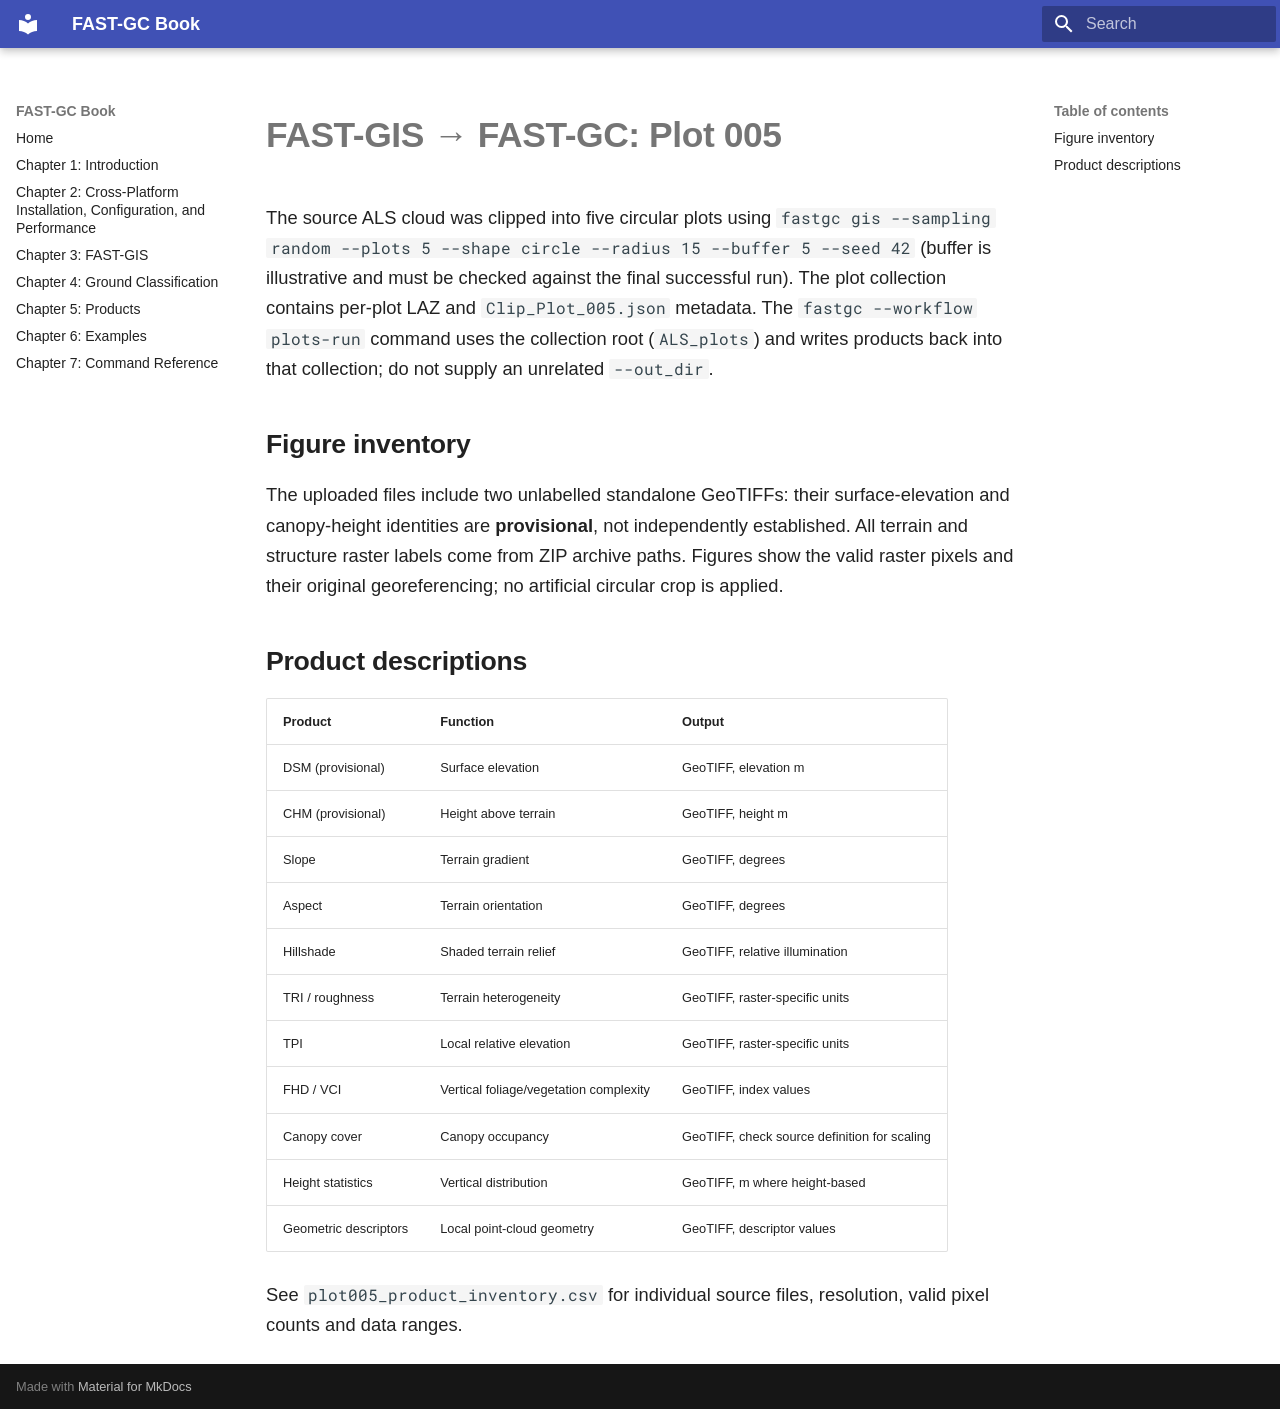
<file: assets/chapter03/plot005/plot005_provenance/index.html>
<!DOCTYPE html><html lang="en" class="no-js"><head>
    
      <meta charset="utf-8">
      <meta name="viewport" content="width=device-width,initial-scale=1">
      
        <meta name="description" content="Practical FAST-GC LiDAR processing guide">
      
      
      
        <link rel="canonical" href="https://nadeemfareed.github.io/fastgcBOOK/assets/chapter03/plot005/plot005_provenance/">
      
      
      
      
        
      
      
      <link rel="icon" href="../../../images/favicon.png">
      <meta name="generator" content="mkdocs-1.6.1, mkdocs-material-9.8.0">
    
    
      
        <title>FAST-GIS → FAST-GC: Plot 005 - FAST-GC Book</title>
      
    
    
      <link rel="stylesheet" href="../../../stylesheets/main.57a0d79d.min.css">
      
      


    
    
      
    
    
      
        
        
        <link rel="preconnect" href="https://fonts.gstatic.com" crossorigin="">
        <link rel="stylesheet" href="https://fonts.googleapis.com/css?family=Roboto:300,300i,400,400i,700,700i%7CRoboto+Mono:400,400i,700,700i&amp;display=fallback">
        <style>:root{--md-text-font:"Roboto";--md-code-font:"Roboto Mono"}</style>
      
    
    
      <link rel="stylesheet" href="../../../../stylesheets/fastgc-book.css">
    
    <script>__md_scope=new URL("../../../..",location),__md_hash=e=>[...e].reduce(((e,_)=>(e<<5)-e+_.charCodeAt(0)),0),__md_get=(e,_=localStorage,t=__md_scope)=>JSON.parse(_.getItem(t.pathname+"."+e)),__md_set=(e,_,t=localStorage,a=__md_scope)=>{try{t.setItem(a.pathname+"."+e,JSON.stringify(_))}catch(e){}}</script>
    
      

    
    
  <link href="../../../stylesheets/glightbox.min.css" rel="stylesheet"><script src="../../../javascripts/glightbox.min.js"></script><style id="glightbox-style">
            html.glightbox-open { overflow: initial; height: 100%; }
            .gslide-title { margin-top: 0px; user-select: text; }
            .gslide-desc { color: #666; user-select: text; }
            .gslide-image img { background: white; }
            .gscrollbar-fixer { padding-right: 15px; }
            .gdesc-inner { font-size: 0.75rem; }
            body[data-md-color-scheme="slate"] .gdesc-inner { background: var(--md-default-bg-color); }
            body[data-md-color-scheme="slate"] .gslide-title { color: var(--md-default-fg-color); }
            body[data-md-color-scheme="slate"] .gslide-desc { color: var(--md-default-fg-color); }
        </style></head>
  
  
    <body dir="ltr">
  
    
    <input class="md-toggle" data-md-toggle="drawer" type="checkbox" id="__drawer" autocomplete="off">
    <input class="md-toggle" data-md-toggle="search" type="checkbox" id="__search" autocomplete="off">
    <label class="md-overlay" for="__drawer"></label>
    <div data-md-component="skip">
      
        
        <a href="#fast-gis-fast-gc-plot-005" class="md-skip">
          Skip to content
        </a>
      
    </div>
    <div data-md-component="announce">
      
    </div>
    
    
      

  

<header class="md-header md-header--shadow" data-md-component="header">
  <nav class="md-header__inner md-grid" aria-label="Header">
    <a href="../../../.." title="FAST-GC Book" class="md-header__button md-logo" aria-label="FAST-GC Book" data-md-component="logo">
      
  
  <svg xmlns="http://www.w3.org/2000/svg" viewBox="0 0 24 24"><path d="M12 8a3 3 0 0 0 3-3 3 3 0 0 0-3-3 3 3 0 0 0-3 3 3 3 0 0 0 3 3m0 3.54C9.64 9.35 6.5 8 3 8v11c3.5 0 6.64 1.35 9 3.54 2.36-2.19 5.5-3.54 9-3.54V8c-3.5 0-6.64 1.35-9 3.54"></path></svg>

    </a>
    <label class="md-header__button md-icon" for="__drawer">
      
      <svg xmlns="http://www.w3.org/2000/svg" viewBox="0 0 24 24"><path d="M3 6h18v2H3zm0 5h18v2H3zm0 5h18v2H3z"></path></svg>
    </label>
    <div class="md-header__title" data-md-component="header-title">
      <div class="md-header__ellipsis">
        <div class="md-header__topic">
          <span class="md-ellipsis">
            FAST-GC Book
          </span>
        </div>
        <div class="md-header__topic" data-md-component="header-topic">
          <span class="md-ellipsis">
            
              FAST-GIS → FAST-GC: Plot 005
            
          </span>
        </div>
      </div>
    </div>
    
    
      <script>var palette=__md_get("__palette");if(palette&&palette.color){if("(prefers-color-scheme)"===palette.color.media){var media=matchMedia("(prefers-color-scheme: light)"),input=document.querySelector(media.matches?"[data-md-color-media='(prefers-color-scheme: light)']":"[data-md-color-media='(prefers-color-scheme: dark)']");palette.color.media=input.getAttribute("data-md-color-media"),palette.color.scheme=input.getAttribute("data-md-color-scheme"),palette.color.primary=input.getAttribute("data-md-color-primary"),palette.color.accent=input.getAttribute("data-md-color-accent")}for(var[key,value]of Object.entries(palette.color))document.body.setAttribute("data-md-color-"+key,value)}</script>
    
    
    
      
      
        <label class="md-header__button md-icon" for="__search">
          
          <svg xmlns="http://www.w3.org/2000/svg" viewBox="0 0 24 24"><path d="M9.5 3A6.5 6.5 0 0 1 16 9.5c0 1.61-.59 3.09-1.56 4.23l.27.27h.79l5 5-1.5 1.5-5-5v-.79l-.27-.27A6.52 6.52 0 0 1 9.5 16 6.5 6.5 0 0 1 3 9.5 6.5 6.5 0 0 1 9.5 3m0 2C7 5 5 7 5 9.5S7 14 9.5 14 14 12 14 9.5 12 5 9.5 5"></path></svg>
        </label>
        <div class="md-search" data-md-component="search" role="dialog">
  <label class="md-search__overlay" for="__search"></label>
  <div class="md-search__inner" role="search">
    <form class="md-search__form" name="search">
      <input type="text" class="md-search__input" name="query" aria-label="Search" placeholder="Search" autocapitalize="off" autocorrect="off" autocomplete="off" spellcheck="false" data-md-component="search-query" required="">
      <label class="md-search__icon md-icon" for="__search">
        
        <svg xmlns="http://www.w3.org/2000/svg" viewBox="0 0 24 24"><path d="M9.5 3A6.5 6.5 0 0 1 16 9.5c0 1.61-.59 3.09-1.56 4.23l.27.27h.79l5 5-1.5 1.5-5-5v-.79l-.27-.27A6.52 6.52 0 0 1 9.5 16 6.5 6.5 0 0 1 3 9.5 6.5 6.5 0 0 1 9.5 3m0 2C7 5 5 7 5 9.5S7 14 9.5 14 14 12 14 9.5 12 5 9.5 5"></path></svg>
        
        <svg xmlns="http://www.w3.org/2000/svg" viewBox="0 0 24 24"><path d="M20 11v2H8l5.5 5.5-1.42 1.42L4.16 12l7.92-7.92L13.5 5.5 8 11z"></path></svg>
      </label>
      <nav class="md-search__options" aria-label="Search">
        
        <button type="reset" class="md-search__icon md-icon" title="Clear" aria-label="Clear" tabindex="-1">
          
          <svg xmlns="http://www.w3.org/2000/svg" viewBox="0 0 24 24"><path d="M19 6.41 17.59 5 12 10.59 6.41 5 5 6.41 10.59 12 5 17.59 6.41 19 12 13.41 17.59 19 19 17.59 13.41 12z"></path></svg>
        </button>
      </nav>
      
        <div class="md-search__suggest" data-md-component="search-suggest"></div>
      
    </form>
    <div class="md-search__output">
      <div class="md-search__scrollwrap" tabindex="0" data-md-scrollfix="">
        <div class="md-search-result" data-md-component="search-result">
          <div class="md-search-result__meta">
            Initializing search
          </div>
          <ol class="md-search-result__list" role="presentation"></ol>
        </div>
      </div>
    </div>
  </div>
</div>
      
    
    
  </nav>
  
</header>
    
    <div class="md-container" data-md-component="container">
      
      
        
          
        
      
      <main class="md-main" data-md-component="main">
        <div class="md-main__inner md-grid">
          
            
              
              <div class="md-sidebar md-sidebar--primary" data-md-component="sidebar" data-md-type="navigation">
                <div class="md-sidebar__scrollwrap">
                  <div class="md-sidebar__inner">
                    



<nav class="md-nav md-nav--primary" aria-label="Navigation" data-md-level="0">
  <label class="md-nav__title" for="__drawer">
    <a href="../../../.." title="FAST-GC Book" class="md-nav__button md-logo" aria-label="FAST-GC Book" data-md-component="logo">
      
  
  <svg xmlns="http://www.w3.org/2000/svg" viewBox="0 0 24 24"><path d="M12 8a3 3 0 0 0 3-3 3 3 0 0 0-3-3 3 3 0 0 0-3 3 3 3 0 0 0 3 3m0 3.54C9.64 9.35 6.5 8 3 8v11c3.5 0 6.64 1.35 9 3.54 2.36-2.19 5.5-3.54 9-3.54V8c-3.5 0-6.64 1.35-9 3.54"></path></svg>

    </a>
    FAST-GC Book
  </label>
  
  <ul class="md-nav__list" data-md-scrollfix="">
    
      
      
  
  
  
  
    <li class="md-nav__item">
      <a href="../../../.." class="md-nav__link">
        
  
  
  <span class="md-ellipsis">
    
  
    Home
  

    
  </span>
  
  

      </a>
    </li>
  

    
      
      
  
  
  
  
    <li class="md-nav__item">
      <a href="../../../../01-introduction/" class="md-nav__link">
        
  
  
  <span class="md-ellipsis">
    
  
    Chapter 1: Introduction
  

    
  </span>
  
  

      </a>
    </li>
  

    
      
      
  
  
  
  
    <li class="md-nav__item">
      <a href="../../../../02-installation/" class="md-nav__link">
        
  
  
  <span class="md-ellipsis">
    
  
    Chapter 2: Cross-Platform Installation, Configuration, and Performance
  

    
  </span>
  
  

      </a>
    </li>
  

    
      
      
  
  
  
  
    <li class="md-nav__item">
      <a href="../../../../02-fast-gis/" class="md-nav__link">
        
  
  
  <span class="md-ellipsis">
    
  
    Chapter 3: FAST-GIS
  

    
  </span>
  
  

      </a>
    </li>
  

    
      
      
  
  
  
  
    <li class="md-nav__item">
      <a href="../../../../03-ground-classification/" class="md-nav__link">
        
  
  
  <span class="md-ellipsis">
    
  
    Chapter 4: Ground Classification
  

    
  </span>
  
  

      </a>
    </li>
  

    
      
      
  
  
  
  
    <li class="md-nav__item">
      <a href="../../../../04-products/" class="md-nav__link">
        
  
  
  <span class="md-ellipsis">
    
  
    Chapter 5: Products
  

    
  </span>
  
  

      </a>
    </li>
  

    
      
      
  
  
  
  
    <li class="md-nav__item">
      <a href="../../../../05-case-studies/" class="md-nav__link">
        
  
  
  <span class="md-ellipsis">
    
  
    Chapter 6: Examples
  

    
  </span>
  
  

      </a>
    </li>
  

    
      
      
  
  
  
  
    <li class="md-nav__item">
      <a href="../../../../06-reference/" class="md-nav__link">
        
  
  
  <span class="md-ellipsis">
    
  
    Chapter 7: Command Reference
  

    
  </span>
  
  

      </a>
    </li>
  

    
  </ul>
</nav>
                  </div>
                </div>
              </div>
            
            
              
              <div class="md-sidebar md-sidebar--secondary" data-md-component="sidebar" data-md-type="toc">
                <div class="md-sidebar__scrollwrap">
                  <div class="md-sidebar__inner">
                    

<nav class="md-nav md-nav--secondary" aria-label="Table of contents">
  
  
  
    
  
  
    <label class="md-nav__title" for="__toc">
      <span class="md-nav__icon md-icon"></span>
      Table of contents
    </label>
    <ul class="md-nav__list" data-md-component="toc" data-md-scrollfix="">
      
        <li class="md-nav__item">
  <a href="#figure-inventory" class="md-nav__link">
    <span class="md-ellipsis">
      
        Figure inventory
      
    </span>
  </a>
  
</li>
      
        <li class="md-nav__item">
  <a href="#product-descriptions" class="md-nav__link">
    <span class="md-ellipsis">
      
        Product descriptions
      
    </span>
  </a>
  
</li>
      
    </ul>
  
</nav>
                  </div>
                </div>
              </div>
            
          
          
            <div class="md-content" data-md-component="content">
              
                



  


              
              <article class="md-content__inner md-typeset">
                
                  



<h1 id="fast-gis-fast-gc-plot-005">FAST-GIS → FAST-GC: Plot 005</h1>
<p>The source ALS cloud was clipped into five circular plots using <code>fastgc gis --sampling random --plots 5 --shape circle --radius 15 --buffer 5 --seed 42</code> (buffer is illustrative and must be checked against the final successful run). The plot collection contains per-plot LAZ and <code>Clip_Plot_005.json</code> metadata. The <code>fastgc --workflow plots-run</code> command uses the collection root (<code>ALS_plots</code>) and writes products back into that collection; do not supply an unrelated <code>--out_dir</code>.</p>
<h2 id="figure-inventory">Figure inventory</h2>
<p>The uploaded files include two unlabelled standalone GeoTIFFs: their surface-elevation and canopy-height identities are <strong>provisional</strong>, not independently established. All terrain and structure raster labels come from ZIP archive paths. Figures show the valid raster pixels and their original georeferencing; no artificial circular crop is applied.</p>
<h2 id="product-descriptions">Product descriptions</h2>
<table>
<thead>
<tr>
<th>Product</th>
<th>Function</th>
<th>Output</th>
</tr>
</thead>
<tbody>
<tr>
<td>DSM (provisional)</td>
<td>Surface elevation</td>
<td>GeoTIFF, elevation m</td>
</tr>
<tr>
<td>CHM (provisional)</td>
<td>Height above terrain</td>
<td>GeoTIFF, height m</td>
</tr>
<tr>
<td>Slope</td>
<td>Terrain gradient</td>
<td>GeoTIFF, degrees</td>
</tr>
<tr>
<td>Aspect</td>
<td>Terrain orientation</td>
<td>GeoTIFF, degrees</td>
</tr>
<tr>
<td>Hillshade</td>
<td>Shaded terrain relief</td>
<td>GeoTIFF, relative illumination</td>
</tr>
<tr>
<td>TRI / roughness</td>
<td>Terrain heterogeneity</td>
<td>GeoTIFF, raster-specific units</td>
</tr>
<tr>
<td>TPI</td>
<td>Local relative elevation</td>
<td>GeoTIFF, raster-specific units</td>
</tr>
<tr>
<td>FHD / VCI</td>
<td>Vertical foliage/vegetation complexity</td>
<td>GeoTIFF, index values</td>
</tr>
<tr>
<td>Canopy cover</td>
<td>Canopy occupancy</td>
<td>GeoTIFF, check source definition for scaling</td>
</tr>
<tr>
<td>Height statistics</td>
<td>Vertical distribution</td>
<td>GeoTIFF, m where height-based</td>
</tr>
<tr>
<td>Geometric descriptors</td>
<td>Local point-cloud geometry</td>
<td>GeoTIFF, descriptor values</td>
</tr>
</tbody>
</table>
<p>See <code>plot005_product_inventory.csv</code> for individual source files, resolution, valid pixel counts and data ranges.</p>












                
              </article>
            </div>
          
          
<script>var target=document.getElementById(location.hash.slice(1));target&&target.name&&(target.checked=target.name.startsWith("__tabbed_"))</script>
        </div>
        
          <button type="button" class="md-top md-icon" data-md-component="top" hidden="">
  
  <svg xmlns="http://www.w3.org/2000/svg" viewBox="0 0 24 24"><path d="M13 20h-2V8l-5.5 5.5-1.42-1.42L12 4.16l7.92 7.92-1.42 1.42L13 8z"></path></svg>
  Back to top
</button>
        
      </main>
      
        <footer class="md-footer">
  
    
  
  <div class="md-footer-meta md-typeset">
    <div class="md-footer-meta__inner md-grid">
      <div class="md-copyright">
  
  
    Made with
    <a href="https://squidfunk.github.io/mkdocs-material/" target="_blank" rel="noopener">
      Material for MkDocs
    </a>
  
</div>
      
    </div>
  </div>
</footer>
      
    </div>
    <div class="md-dialog" data-md-component="dialog">
      <div class="md-dialog__inner md-typeset"></div>
    </div>
    
      <div class="md-progress" data-md-component="progress" role="progressbar"></div>
    
    
    
      
      
      <script id="__config" type="application/json">{"annotate": null, "base": "../../../..", "features": ["navigation.sections", "navigation.indexes", "navigation.top", "search.highlight", "content.code.copy", "navigation.instant", "navigation.instant.progress", "navigation.path", "navigation.footer", "toc.follow", "search.suggest"], "search": "../../../javascripts/workers/search.a7633da7.min.js", "tags": null, "translations": {"clipboard.copied": "Copied to clipboard", "clipboard.copy": "Copy to clipboard", "search.result.more.one": "1 more on this page", "search.result.more.other": "# more on this page", "search.result.none": "No matching documents", "search.result.one": "1 matching document", "search.result.other": "# matching documents", "search.result.placeholder": "Type to start searching", "search.result.term.missing": "Missing", "select.version": "Select version"}, "version": null}</script>
    
    
      <script src="../../../javascripts/bundle.c21346df.min.js"></script>
      
        <script src="../../../../javascripts/fastgc-navigation.js"></script>
      
    
  
<script id="init-glightbox">const lightbox = GLightbox({"touchNavigation": true, "loop": false, "zoomable": true, "draggable": true, "openEffect": "zoom", "closeEffect": "zoom", "slideEffect": "slide"});
document$.subscribe(()=>{ lightbox.reload(); });
</script></body></html>
</file>
<file: stylesheets/fastgc-book.css>
/* FAST-GC scientific documentation â€” responsive layout */
:root { --md-text-font: "Segoe UI", "Inter", Arial, sans-serif; }
.md-grid { max-width: 92rem; }
.md-content { min-width: 0; }
.md-content__inner { max-width: 100%; padding-top: 1.5rem; }
.md-typeset { font-size: .91rem; line-height: 1.7; }
.md-typeset p, .md-typeset ul, .md-typeset ol { max-width: 88ch; }
.md-typeset h1 { font-size: clamp(1.65rem, 2.5vw, 2.45rem); font-weight: 750; line-height: 1.25; overflow-wrap: anywhere; }
.md-typeset h2 { font-size: clamp(1.3rem, 1.7vw, 1.65rem); font-weight: 700; scroll-margin-top: 5rem; }
.md-typeset h3 { font-size: clamp(1.05rem, 1.4vw, 1.25rem); scroll-margin-top: 5rem; }
.md-typeset h1 { scroll-margin-top: 5rem; }
.md-typeset img, .md-typeset video { max-width: 100%; height: auto; }
.md-typeset figure, .md-typeset .glightbox { max-width: 100%; }
.md-typeset figure img { width: 100%; object-fit: contain; }
.md-typeset figcaption { max-width: 100%; font-size: .82rem; }
.md-typeset pre { max-width: 100%; overflow-x: auto; }
.md-typeset table:not([class]) { display: block; overflow-x: auto; }
.md-sidebar--secondary { display: block; }
.fastgc-section-nav { display: flex; flex-wrap: wrap; gap: .55rem; align-items: center; margin: 2rem 0 2.5rem; padding: .75rem 0; border-top: 1px solid var(--md-default-fg-color--lightest); }
.fastgc-section-nav a, .fastgc-section-nav button { color: var(--md-primary-fg-color); border: 1px solid var(--md-default-fg-color--lightest); background: transparent; border-radius: .35rem; padding: .48rem .65rem; font: inherit; font-size: .8rem; cursor: pointer; text-decoration: none; }
.fastgc-section-nav a:hover, .fastgc-section-nav button:hover { background: var(--md-code-bg-color); }
.fastgc-section-nav .fastgc-next { margin-left: auto; }
@media (max-width: 76.24em) { .md-typeset { font-size: .88rem; } .md-content__inner { padding-top: 1rem; } }
@media (max-width: 40em) { .md-typeset h1 { font-size: 1.65rem; } .fastgc-section-nav .fastgc-next { margin-left: 0; } }

/* FAST-GC responsive reading and sidebar v2 */
.md-typeset { font-size: clamp(.88rem, .84rem + .12vw, .96rem); line-height: 1.65; }
.md-typeset h1 { font-size: clamp(1.42rem, 1.1rem + 1.05vw, 1.95rem); line-height: 1.28; letter-spacing: -.012em; overflow-wrap: anywhere; }
.md-typeset h2 { font-size: clamp(1.12rem, 1rem + .52vw, 1.38rem); line-height: 1.32; }
.md-typeset h3 { font-size: clamp(1rem, .93rem + .26vw, 1.16rem); line-height: 1.38; }
.md-typeset h4 { font-size: 1rem; }
.md-typeset p, .md-typeset ul, .md-typeset ol { max-width: 80ch; }
.md-typeset pre, .md-typeset .highlight, .md-typeset table { max-width: 100%; }
.md-typeset img, .md-typeset svg, .md-typeset video { max-width: 100%; height: auto; }
.md-typeset h1, .md-typeset h2, .md-typeset h3 { scroll-margin-top: 5rem; }
.md-content__inner { padding-top: 1.35rem; }
.md-sidebar--primary .fastgc-toc-heading { font-size: .71rem; font-weight: 700; opacity: .72; margin: .9rem .6rem .3rem; text-transform: uppercase; letter-spacing: .04em; }
.md-sidebar--primary .fastgc-toc-list { list-style: none; padding: 0 .25rem 0 .75rem; margin: .2rem 0 .7rem; }
.md-sidebar--primary .fastgc-toc-list li { margin: 0; }
.md-sidebar--primary .fastgc-toc-list a { display: block; font-size: .72rem; line-height: 1.35; padding: .35rem .45rem; border-radius: .2rem; color: var(--md-default-fg-color--light); overflow-wrap: anywhere; }
.md-sidebar--primary .fastgc-toc-list a:hover, .md-sidebar--primary .fastgc-toc-list a:focus-visible { background: var(--md-code-bg-color); color: var(--md-accent-fg-color); }
.md-sidebar--primary .fastgc-toc-list a[aria-current="location"] { color: var(--md-accent-fg-color); font-weight: 700; }
@media screen and (min-width: 76.25em) {
  .md-sidebar--primary { display: block; position: sticky; top: 3.6rem; height: calc(100vh - 3.6rem); }
  .md-sidebar--primary .md-sidebar__scrollwrap { overflow-y: auto; }
}
@media screen and (max-width: 76.24em) {
  .md-sidebar--primary .fastgc-toc-heading, .md-sidebar--primary .fastgc-toc-list { display: none; }
  .md-typeset { font-size: .91rem; }
}
@media screen and (max-width: 40em) {
  .md-typeset h1 { font-size: 1.45rem; }
  .md-typeset h2 { font-size: 1.15rem; }
  .md-content__inner { padding-top: .8rem; }
}
</file>
<file: assets/stylesheets/main.57a0d79d.min.css>
@charset "UTF-8";html{box-sizing:border-box;-webkit-text-size-adjust:none;-moz-text-size-adjust:none;text-size-adjust:none}*,:after,:before{box-sizing:inherit}@media(prefers-reduced-motion){*,:after,:before{transition:none!important}}body{margin:0;-webkit-font-smoothing:antialiased;-moz-osx-font-smoothing:grayscale;--md-text-font-family:var(--md-text-font, _),
    -apple-system, BlinkMacSystemFont, Helvetica, Arial, sans-serif;--md-code-font-family:var(--md-code-font, _),
    SFMono-Regular, Consolas, Menlo, monospace}.md-typeset code:not(.focus-visible),a,button,input,label{-webkit-tap-highlight-color:transparent}a{color:inherit;text-decoration:none}hr{box-sizing:initial;display:block;height:.05rem;padding:0;overflow:visible;border:0}small{font-size:80%}sub,sup{line-height:1em}img{border-style:none}table{border-spacing:0;border-collapse:initial}td,th{font-weight:400;vertical-align:top}button{padding:0;margin:0;font-family:inherit;font-size:inherit;background:#0000;border:0}input{border:0;outline:none}:root{--md-primary-fg-color:#4051b5;--md-primary-fg-color--light:#5d6cc0;--md-primary-fg-color--dark:#303fa1;--md-primary-bg-color:#fff;--md-primary-bg-color--light:#ffffffb3;--md-accent-fg-color:#526cfe;--md-accent-fg-color--transparent:#526cfe1a;--md-accent-bg-color:#fff;--md-accent-bg-color--light:#ffffffb3;--md-typeset-table-sort-icon:url("data:image/svg+xml;charset=utf-8,<svg xmlns='http://www.w3.org/2000/svg' viewBox='0 0 24 24'><path d='m18 21-4-4h3V7h-3l4-4 4 4h-3v10h3M2 19v-2h10v2M2 13v-2h7v2M2 7V5h4v2z'/></svg>");--md-typeset-table-sort-icon--asc:url("data:image/svg+xml;charset=utf-8,<svg xmlns='http://www.w3.org/2000/svg' viewBox='0 0 24 24'><path d='M19 17h3l-4 4-4-4h3V3h2M2 17h10v2H2M6 5v2H2V5m0 6h7v2H2z'/></svg>");--md-typeset-table-sort-icon--desc:url("data:image/svg+xml;charset=utf-8,<svg xmlns='http://www.w3.org/2000/svg' viewBox='0 0 24 24'><path d='M19 7h3l-4-4-4 4h3v14h2M2 17h10v2H2M6 5v2H2V5m0 6h7v2H2z'/></svg>")}[data-md-color-scheme=default]{color-scheme:light}[data-md-color-scheme=default] img[src$="#gh-dark-mode-only"],[data-md-color-scheme=default] img[src$="#only-dark"]{display:none}:root,[data-md-color-scheme=default]{--md-hue:225deg;--md-default-fg-color:#000000de;--md-default-fg-color--light:#0000008a;--md-default-fg-color--lighter:#00000052;--md-default-fg-color--lightest:#00000012;--md-default-bg-color:#fff;--md-default-bg-color--light:#ffffffb3;--md-default-bg-color--lighter:#ffffff4d;--md-default-bg-color--lightest:#ffffff1f;--md-code-fg-color:#36464e;--md-code-bg-color:#f5f5f5;--md-code-bg-color--light:#f5f5f5b3;--md-code-bg-color--lighter:#f5f5f54d;--md-code-hl-color:#4287ff;--md-code-hl-color--light:#4287ff1a;--md-code-hl-number-color:#d52a2a;--md-code-hl-special-color:#db1457;--md-code-hl-function-color:#a846b9;--md-code-hl-constant-color:#6e59d9;--md-code-hl-keyword-color:#3f6ec6;--md-code-hl-string-color:#1c7d4d;--md-code-hl-name-color:var(--md-code-fg-color);--md-code-hl-operator-color:var(--md-default-fg-color--light);--md-code-hl-punctuation-color:var(--md-default-fg-color--light);--md-code-hl-comment-color:var(--md-default-fg-color--light);--md-code-hl-generic-color:var(--md-default-fg-color--light);--md-code-hl-variable-color:var(--md-default-fg-color--light);--md-typeset-color:var(--md-default-fg-color);--md-typeset-a-color:var(--md-primary-fg-color);--md-typeset-del-color:#f5503d26;--md-typeset-ins-color:#0bd57026;--md-typeset-kbd-color:#fafafa;--md-typeset-kbd-accent-color:#fff;--md-typeset-kbd-border-color:#b8b8b8;--md-typeset-mark-color:#ffff0080;--md-typeset-table-color:#0000001f;--md-typeset-table-color--light:#00000009;--md-admonition-fg-color:var(--md-default-fg-color);--md-admonition-bg-color:var(--md-default-bg-color);--md-warning-fg-color:#000000de;--md-warning-bg-color:#ff9;--md-footer-fg-color:#fff;--md-footer-fg-color--light:#ffffffb3;--md-footer-fg-color--lighter:#ffffff73;--md-footer-bg-color:#000000de;--md-footer-bg-color--dark:#00000052;--md-shadow-z1:0 0.2rem 0.5rem #0000000d,
    0 0 0.05rem #0000001a;--md-shadow-z2:0 0.2rem 0.5rem #0000001a,
    0 0 0.05rem #00000040;--md-shadow-z3:0 0.2rem 0.5rem #0003,
    0 0 0.05rem #00000059}.md-icon svg{display:block;width:1.2rem;height:1.2rem;fill:currentcolor}aside,body,input{font-family:var(--md-text-font-family);font-feature-settings:"kern","liga";color:var(--md-typeset-color)}code,kbd,pre{font-family:var(--md-code-font-family);font-feature-settings:"kern"}.md-typeset{font-size:.8rem;line-height:1.6;overflow-wrap:break-word;-webkit-print-color-adjust:exact;color-adjust:exact}@media print{.md-typeset{font-size:.68rem}.md-typeset code,.md-typeset kbd,.md-typeset pre{white-space:pre-wrap}}.md-typeset blockquote,.md-typeset dl,.md-typeset figure,.md-typeset ol,.md-typeset pre,.md-typeset ul{margin-top:1em;margin-bottom:1em}.md-typeset h1{margin:0 0 1.25em;font-size:2em;line-height:1.3;color:var(--md-default-fg-color--light)}.md-typeset h1,.md-typeset h2{font-weight:300;letter-spacing:-.01em}.md-typeset h2{margin:1.6em 0 .64em;font-size:1.5625em;line-height:1.4}.md-typeset h3{margin:1.6em 0 .8em;font-size:1.25em;font-weight:400;line-height:1.5;letter-spacing:-.01em}.md-typeset h2+h3{margin-top:.8em}.md-typeset h4{margin:1em 0;font-weight:700;letter-spacing:-.01em}.md-typeset h5,.md-typeset h6{margin:1.25em 0;font-size:.8em;font-weight:700;color:var(--md-default-fg-color--light);letter-spacing:-.01em}.md-typeset h5{text-transform:uppercase}.md-typeset h5 code{text-transform:none}.md-typeset hr{display:flow-root;margin:1.5em 0;border-bottom:.05rem solid var(--md-default-fg-color--lightest)}.md-typeset a{color:var(--md-typeset-a-color);word-break:break-word}.md-typeset a,.md-typeset a:before{transition:color 125ms}.md-typeset a:focus,.md-typeset a:hover{color:var(--md-accent-fg-color)}.md-typeset a:focus code,.md-typeset a:hover code{color:var(--md-accent-fg-color);background-color:var(--md-accent-fg-color--transparent)}.md-typeset a code{color:var(--md-typeset-a-color)}.md-typeset a.focus-visible{outline-color:var(--md-accent-fg-color);outline-offset:.2rem}.md-typeset code,.md-typeset kbd,.md-typeset pre{font-variant-ligatures:none;color:var(--md-code-fg-color);direction:ltr;transition:background-color 125ms}.md-typeset code{padding:0 .2941176471em;font-size:.85em;word-break:break-word;background-color:var(--md-code-bg-color);border-radius:.1rem;-webkit-box-decoration-break:clone;box-decoration-break:clone;transition:color 125ms,background-color 125ms}.md-typeset code:not(.focus-visible){outline:none}.md-typeset pre{position:relative;display:flow-root;line-height:1.4}.md-typeset pre>code{display:block;padding:.7720588235em 1.1764705882em;margin:0;overflow:auto;word-break:normal;touch-action:auto;scrollbar-color:var(--md-default-fg-color--lighter) #0000;scrollbar-width:thin;outline-color:var(--md-accent-fg-color);box-shadow:none;-webkit-box-decoration-break:slice;box-decoration-break:slice}.md-typeset pre>code:hover{scrollbar-color:var(--md-accent-fg-color) #0000}.md-typeset pre>code::-webkit-scrollbar{width:.2rem;height:.2rem}.md-typeset pre>code::-webkit-scrollbar-thumb{background-color:var(--md-default-fg-color--lighter)}.md-typeset pre>code::-webkit-scrollbar-thumb:hover{background-color:var(--md-accent-fg-color)}.md-typeset kbd{display:inline-block;padding:0 .6666666667em;font-size:.75em;color:var(--md-default-fg-color);word-break:break-word;vertical-align:text-top;background-color:var(--md-typeset-kbd-color);border-radius:.1rem;box-shadow:0 .1rem 0 .05rem var(--md-typeset-kbd-border-color),0 .1rem 0 var(--md-typeset-kbd-border-color),0 -.1rem .2rem var(--md-typeset-kbd-accent-color) inset}.md-typeset mark{color:inherit;word-break:break-word;background-color:var(--md-typeset-mark-color);-webkit-box-decoration-break:clone;box-decoration-break:clone}.md-typeset abbr{text-decoration:none;cursor:help}.md-typeset [data-preview],.md-typeset abbr{border-bottom:.05rem dotted var(--md-default-fg-color--light)}.md-typeset small{opacity:.75}[dir=ltr] .md-typeset sub,[dir=ltr] .md-typeset sup{margin-left:.078125em}[dir=rtl] .md-typeset sub,[dir=rtl] .md-typeset sup{margin-right:.078125em}[dir=ltr] .md-typeset blockquote{padding-left:.6rem;border-left:.2rem solid var(--md-default-fg-color--lighter)}[dir=rtl] .md-typeset blockquote{padding-right:.6rem;border-right:.2rem solid var(--md-default-fg-color--lighter)}.md-typeset blockquote{margin-left:0;margin-right:0;color:var(--md-default-fg-color--light)}.md-typeset ul{list-style-type:disc}.md-typeset ul[type]{list-style-type:revert-layer}[dir=ltr] .md-typeset ol,[dir=ltr] .md-typeset ol li ol,[dir=ltr] .md-typeset ol li ul,[dir=ltr] .md-typeset ul,[dir=ltr] .md-typeset ul li ol,[dir=ltr] .md-typeset ul li ul{margin-left:.625em}[dir=rtl] .md-typeset ol,[dir=rtl] .md-typeset ol li ol,[dir=rtl] .md-typeset ol li ul,[dir=rtl] .md-typeset ul,[dir=rtl] .md-typeset ul li ol,[dir=rtl] .md-typeset ul li ul{margin-right:.625em}.md-typeset ol,.md-typeset ul{padding:0}.md-typeset ol:not([hidden]),.md-typeset ul:not([hidden]){display:flow-root}.md-typeset ol ol,.md-typeset ul ol{list-style-type:lower-alpha}.md-typeset ol ol ol,.md-typeset ul ol ol{list-style-type:lower-roman}.md-typeset ol ol ol ol,.md-typeset ul ol ol ol{list-style-type:upper-alpha}.md-typeset ol ol ol ol ol,.md-typeset ul ol ol ol ol{list-style-type:upper-roman}.md-typeset ol[type],.md-typeset ul[type]{list-style-type:revert-layer}[dir=ltr] .md-typeset ol li,[dir=ltr] .md-typeset ul li{margin-left:1.25em}[dir=rtl] .md-typeset ol li,[dir=rtl] .md-typeset ul li{margin-right:1.25em}.md-typeset ol li,.md-typeset ul li{margin-bottom:.5em}.md-typeset ol li blockquote,.md-typeset ol li p,.md-typeset ul li blockquote,.md-typeset ul li p{margin:.5em 0}.md-typeset ol li:last-child,.md-typeset ul li:last-child{margin-bottom:0}.md-typeset ol li ol,.md-typeset ol li ul,.md-typeset ul li ol,.md-typeset ul li ul{margin-top:.5em;margin-bottom:.5em}[dir=ltr] .md-typeset dd{margin-left:1.875em}[dir=rtl] .md-typeset dd{margin-right:1.875em}.md-typeset dd{margin-top:1em;margin-bottom:1.5em}.md-typeset img,.md-typeset svg,.md-typeset video{max-width:100%;height:auto}.md-typeset img[align=left]{margin:1em 1em 1em 0}.md-typeset img[align=right]{margin:1em 0 1em 1em}.md-typeset img[align]:only-child{margin-top:0}.md-typeset figure{display:flow-root;width:fit-content;max-width:100%;margin:1em auto;text-align:center}.md-typeset figure img{display:block;margin:0 auto}.md-typeset figcaption{max-width:24rem;margin:1em auto;font-style:italic}.md-typeset iframe{max-width:100%}.md-typeset table:not([class]){display:inline-block;max-width:100%;overflow:auto;font-size:.64rem;touch-action:auto;background-color:var(--md-default-bg-color);border:.05rem solid var(--md-typeset-table-color);border-radius:.1rem}@media print{.md-typeset table:not([class]){display:table}}.md-typeset table:not([class])+*{margin-top:1.5em}.md-typeset table:not([class]) td>:first-child,.md-typeset table:not([class]) th>:first-child{margin-top:0}.md-typeset table:not([class]) td>:last-child,.md-typeset table:not([class]) th>:last-child{margin-bottom:0}.md-typeset table:not([class]) td:not([align]),.md-typeset table:not([class]) th:not([align]){text-align:left}[dir=rtl] .md-typeset table:not([class]) td:not([align]),[dir=rtl] .md-typeset table:not([class]) th:not([align]){text-align:right}.md-typeset table:not([class]) th{min-width:5rem;padding:.9375em 1.25em;font-weight:700;vertical-align:top}.md-typeset table:not([class]) td{padding:.9375em 1.25em;vertical-align:top;border-top:.05rem solid var(--md-typeset-table-color)}.md-typeset table:not([class]) tbody tr{transition:background-color 125ms}.md-typeset table:not([class]) tbody tr:hover{background-color:var(--md-typeset-table-color--light);box-shadow:0 .05rem 0 var(--md-default-bg-color) inset}.md-typeset table:not([class]) a{word-break:normal}.md-typeset table th[role=columnheader]{cursor:pointer}[dir=ltr] .md-typeset table th[role=columnheader]:after{margin-left:.5em}[dir=rtl] .md-typeset table th[role=columnheader]:after{margin-right:.5em}.md-typeset table th[role=columnheader]:after{display:inline-block;width:1.2em;height:1.2em;vertical-align:text-bottom;content:"";-webkit-mask-image:var(--md-typeset-table-sort-icon);mask-image:var(--md-typeset-table-sort-icon);-webkit-mask-repeat:no-repeat;mask-repeat:no-repeat;-webkit-mask-size:contain;mask-size:contain;transition:background-color 125ms}.md-typeset table th[role=columnheader]:hover:after{background-color:var(--md-default-fg-color--lighter)}.md-typeset table th[role=columnheader][aria-sort=ascending]:after{background-color:var(--md-default-fg-color--light);-webkit-mask-image:var(--md-typeset-table-sort-icon--asc);mask-image:var(--md-typeset-table-sort-icon--asc)}.md-typeset table th[role=columnheader][aria-sort=descending]:after{background-color:var(--md-default-fg-color--light);-webkit-mask-image:var(--md-typeset-table-sort-icon--desc);mask-image:var(--md-typeset-table-sort-icon--desc)}.md-typeset__scrollwrap{margin:1em -.8rem;overflow-x:auto;touch-action:auto}.md-typeset__table{display:inline-block;padding:0 .8rem;margin-bottom:.5em}@media print{.md-typeset__table{display:block}}html .md-typeset__table table{display:table;width:100%;margin:0;overflow:hidden}@media screen and (max-width:44.984375em){.md-content__inner>pre{margin:1em -.8rem}.md-content__inner>pre code{border-radius:0}}.md-typeset .md-author{position:relative;display:block;flex-shrink:0;width:1.6rem;height:1.6rem;overflow:hidden;border-radius:100%;transition:color 125ms,transform 125ms}.md-typeset .md-author img{display:block}.md-typeset .md-author--more{font-size:.6rem;font-weight:700;line-height:1.6rem;color:var(--md-default-fg-color--lighter);text-align:center;background:var(--md-default-fg-color--lightest)}.md-typeset .md-author--long{width:2.4rem;height:2.4rem}.md-typeset a.md-author{transform:scale(1)}.md-typeset a.md-author img{filter:grayscale(100%) opacity(75%);border-radius:100%;transition:filter 125ms}.md-typeset a.md-author:focus,.md-typeset a.md-author:hover{z-index:1;transform:scale(1.1)}.md-typeset a.md-author:focus img,.md-typeset a.md-author:hover img{filter:grayscale(0)}.md-banner{overflow:auto;color:var(--md-footer-fg-color);background-color:var(--md-footer-bg-color)}@media print{.md-banner{display:none}}.md-banner--warning{color:var(--md-warning-fg-color);background-color:var(--md-warning-bg-color)}.md-banner__inner{padding:0 .8rem;margin:.6rem auto;font-size:.7rem}[dir=ltr] .md-banner__button{float:right}[dir=rtl] .md-banner__button{float:left}.md-banner__button{color:inherit;cursor:pointer;transition:opacity .25s}.no-js .md-banner__button{display:none}.md-banner__button:hover{opacity:.7}html{height:100%;overflow-x:hidden;font-size:125%}@media screen and (min-width:100em){html{font-size:137.5%}}@media screen and (min-width:125em){html{font-size:150%}}body{position:relative;display:flex;flex-direction:column;width:100%;min-height:100%;font-size:.5rem;background-color:var(--md-default-bg-color)}@media print{body{display:block}}@media screen and (max-width:59.984375em){body[data-md-scrolllock]{position:fixed}}.md-grid{max-width:61rem;margin-left:auto;margin-right:auto}.md-container{display:flex;flex-grow:1;flex-direction:column}@media print{.md-container{display:block}}.md-main{flex-grow:1}.md-main__inner{display:flex;height:100%;margin-top:1.5rem}.md-ellipsis{overflow:hidden;text-overflow:ellipsis}.md-toggle{display:none}.md-option{position:absolute;width:0;height:0;opacity:0}.md-option:checked+label:not([hidden]){display:block}.md-option.focus-visible+label{outline-style:auto;outline-color:var(--md-accent-fg-color)}.md-skip{position:fixed;z-index:-1;padding:.3rem .5rem;margin:.5rem;font-size:.64rem;color:var(--md-default-bg-color);background-color:var(--md-default-fg-color);border-radius:.1rem;outline-color:var(--md-accent-fg-color);opacity:0;transform:translateY(.4rem)}.md-skip:focus{z-index:10;opacity:1;transition:transform .25s cubic-bezier(.4,0,.2,1),opacity 175ms 75ms;transform:translateY(0)}@page{margin:25mm}:root{--md-clipboard-icon:url("data:image/svg+xml;charset=utf-8,<svg xmlns='http://www.w3.org/2000/svg' viewBox='0 0 24 24'><path d='M19 21H8V7h11m0-2H8a2 2 0 0 0-2 2v14a2 2 0 0 0 2 2h11a2 2 0 0 0 2-2V7a2 2 0 0 0-2-2m-3-4H4a2 2 0 0 0-2 2v14h2V3h12z'/></svg>");--md-code-select-icon:url("data:image/svg+xml;charset=utf-8,<svg xmlns='http://www.w3.org/2000/svg' viewBox='0 0 24 24'><path d='M19 19h-4v2h4c1.1 0 2-.9 2-2v-4h-2m0-12h-4v2h4v4h2V5c0-1.1-.9-2-2-2M5 5h4V3H5c-1.1 0-2 .9-2 2v4h2m0 6H3v4c0 1.1.9 2 2 2h4v-2H5zm2-4h2v2H7zm4 0h2v2h-2zm4 0h2v2h-2zM7 7h2v2H7zm4 0h2v2h-2zm4 0h2v2h-2zm-8 8h2v2H7zm4 0h2v2h-2zm4 0h2v2h-2z'/></svg>");--md-code-copy-icon:url("data:image/svg+xml;charset=utf-8,<svg xmlns='http://www.w3.org/2000/svg' viewBox='0 0 24 24'><path d='M19 21H8V7h11m0-2H8a2 2 0 0 0-2 2v14a2 2 0 0 0 2 2h11a2 2 0 0 0 2-2V7a2 2 0 0 0-2-2m-3-4H4a2 2 0 0 0-2 2v14h2V3h12z'/></svg>")}.md-clipboard{z-index:1;width:1.5em;height:1.5em;color:var(--md-default-fg-color--lightest);cursor:pointer;border-radius:.1rem;outline-color:var(--md-accent-fg-color);outline-offset:.1rem;transition:color .25s}@media print{.md-clipboard{display:none}}.md-clipboard:not(.focus-visible){outline:none;-webkit-tap-highlight-color:transparent}:hover>.md-clipboard{color:var(--md-default-fg-color--light)}.md-clipboard:focus,.md-clipboard:hover{color:var(--md-accent-fg-color)}.md-clipboard:after{display:block;width:1.125em;height:1.125em;margin:0 auto;content:"";background-color:currentcolor;-webkit-mask-image:var(--md-clipboard-icon);mask-image:var(--md-clipboard-icon);-webkit-mask-repeat:no-repeat;mask-repeat:no-repeat;-webkit-mask-position:center;mask-position:center;-webkit-mask-size:contain;mask-size:contain}.md-clipboard--inline{cursor:pointer}.md-clipboard--inline code{transition:color .25s,background-color .25s}.md-clipboard--inline:focus code,.md-clipboard--inline:hover code{color:var(--md-accent-fg-color);background-color:var(--md-accent-fg-color--transparent)}.md-typeset .md-code__content{display:grid}.md-code__nav{position:absolute;top:.25em;right:.25em;z-index:1;display:flex;gap:.2rem;padding:.2rem;background-color:var(--md-code-bg-color--lighter);border-radius:.1rem;transition:background-color .25s}:hover>.md-code__nav{background-color:var(--md-code-bg-color--light)}.md-code__button{display:block;width:1.5em;height:1.5em;color:var(--md-default-fg-color--lightest);cursor:pointer;outline-color:var(--md-accent-fg-color);outline-offset:.1rem;transition:color .25s}:hover>*>.md-code__button{color:var(--md-default-fg-color--light)}.md-code__button.focus-visible,.md-code__button:hover{color:var(--md-accent-fg-color)}.md-code__button--active{color:var(--md-default-fg-color)!important}.md-code__button:after{display:block;width:1.125em;height:1.125em;margin:0 auto;content:"";background-color:currentcolor;-webkit-mask-repeat:no-repeat;mask-repeat:no-repeat;-webkit-mask-position:center;mask-position:center;-webkit-mask-size:contain;mask-size:contain}.md-code__button[data-md-type=select]:after{-webkit-mask-image:var(--md-code-select-icon);mask-image:var(--md-code-select-icon)}.md-code__button[data-md-type=copy]:after{-webkit-mask-image:var(--md-code-copy-icon);mask-image:var(--md-code-copy-icon)}@keyframes consent{0%{opacity:0;transform:translateY(100%)}to{opacity:1;transform:translateY(0)}}@keyframes overlay{0%{opacity:0}to{opacity:1}}.md-consent__overlay{position:fixed;top:0;z-index:5;width:100%;height:100%;background-color:#0000008a;-webkit-backdrop-filter:blur(.1rem);backdrop-filter:blur(.1rem);opacity:1;animation:overlay .25s both}.md-consent__inner{position:fixed;bottom:0;z-index:5;width:100%;max-height:100%;padding:0;overflow:auto;background-color:var(--md-default-bg-color);border:0;border-radius:.1rem;box-shadow:0 0 .2rem #0000001a,0 .2rem .4rem #0003;animation:consent .5s cubic-bezier(.1,.7,.1,1) both}.md-consent__form{padding:.8rem}.md-consent__settings{display:none;margin:1em 0}input:checked+.md-consent__settings{display:block}.md-consent__controls{margin-bottom:.8rem}.md-typeset .md-consent__controls .md-button{display:inline}@media screen and (max-width:44.984375em){.md-typeset .md-consent__controls .md-button{display:block;width:100%;margin-top:.4rem;text-align:center}}.md-consent label{cursor:pointer}.md-content{flex-grow:1;min-width:0}.md-content__inner{padding-top:.6rem;margin:0 .8rem 1.2rem}@media screen and (min-width:76.25em){[dir=ltr] .md-sidebar--primary:not([hidden])~.md-content>.md-content__inner,[dir=rtl] .md-sidebar--secondary:not([hidden])~.md-content>.md-content__inner{margin-left:1.2rem}[dir=ltr] .md-sidebar--secondary:not([hidden])~.md-content>.md-content__inner,[dir=rtl] .md-sidebar--primary:not([hidden])~.md-content>.md-content__inner{margin-right:1.2rem}}.md-content__inner:before{display:block;height:.4rem;content:""}.md-content__inner>:last-child{margin-bottom:0}[dir=ltr] .md-content__button{float:right;margin-left:.4rem}[dir=rtl] .md-content__button{float:left;margin-right:.4rem}.md-content__button{padding:0;margin:.4rem 0}@media print{.md-content__button{display:none}}.md-typeset .md-content__button{color:var(--md-default-fg-color--lighter)}.md-content__button svg{display:inline;vertical-align:top}[dir=rtl] .md-content__button svg{transform:scaleX(-1)}[dir=ltr] .md-dialog{right:.8rem}[dir=rtl] .md-dialog{left:.8rem}.md-dialog{position:fixed;bottom:.8rem;z-index:4;min-width:11.1rem;padding:.4rem .6rem;pointer-events:none;background-color:var(--md-default-fg-color);border-radius:.1rem;box-shadow:var(--md-shadow-z3);opacity:0;transition:transform 0s .4s,opacity .4s;transform:translateY(100%)}@media print{.md-dialog{display:none}}.md-dialog--active{pointer-events:auto;opacity:1;transition:transform .4s cubic-bezier(.075,.85,.175,1),opacity .4s;transform:translateY(0)}.md-dialog__inner{font-size:.7rem;color:var(--md-default-bg-color)}.md-feedback{margin:2em 0 1em;text-align:center}.md-feedback fieldset{padding:0;margin:0;border:none}.md-feedback__title{margin:1em auto;font-weight:700}.md-feedback__inner{position:relative}.md-feedback__list{position:relative;display:flex;flex-wrap:wrap;place-content:baseline center}.md-feedback__list:hover .md-icon:not(:disabled){color:var(--md-default-fg-color--lighter)}:disabled .md-feedback__list{min-height:1.8rem}.md-feedback__icon{flex-shrink:0;margin:0 .1rem;color:var(--md-default-fg-color--light);cursor:pointer;transition:color 125ms}.md-feedback__icon:not(:disabled).md-icon:hover{color:var(--md-accent-fg-color)}.md-feedback__icon:disabled{color:var(--md-default-fg-color--lightest);pointer-events:none}.md-feedback__note{position:relative;opacity:0;transition:transform .4s cubic-bezier(.1,.7,.1,1),opacity .15s;transform:translateY(.4rem)}.md-feedback__note>*{max-width:16rem;margin:0 auto}:disabled .md-feedback__note{opacity:1;transform:translateY(0)}@media print{.md-feedback,.md-footer{display:none}}.md-footer{color:var(--md-footer-fg-color);background-color:var(--md-footer-bg-color)}.md-footer__inner{justify-content:space-between;padding:.2rem;overflow:auto}.md-footer__inner:not([hidden]){display:flex}.md-footer__link{display:flex;flex-grow:.01;align-items:end;max-width:100%;margin-top:1rem;margin-bottom:.4rem;overflow:hidden;outline-color:var(--md-accent-fg-color);transition:opacity .25s}.md-footer__link:focus,.md-footer__link:hover{opacity:.7}[dir=rtl] .md-footer__link svg{transform:scaleX(-1)}@media screen and (max-width:44.984375em){.md-footer__link--prev{flex-shrink:0}.md-footer__link--prev .md-footer__title{display:none}}[dir=ltr] .md-footer__link--next{margin-left:auto}.md-footer__link--next{text-align:right}[dir=rtl] .md-footer__link--next{margin-right:auto;text-align:left}.md-footer__title{flex-grow:1;max-width:calc(100% - 2.4rem);padding:0 1rem;margin-bottom:.7rem;font-size:.9rem;white-space:nowrap}.md-footer__button{padding:.4rem;margin:.2rem}.md-footer__direction{font-size:.64rem;opacity:.7}.md-footer-meta{background-color:var(--md-footer-bg-color--dark)}.md-footer-meta__inner{display:flex;flex-wrap:wrap;justify-content:space-between;padding:.2rem}html .md-footer-meta.md-typeset a{color:var(--md-footer-fg-color--light)}html .md-footer-meta.md-typeset a:focus,html .md-footer-meta.md-typeset a:hover{color:var(--md-footer-fg-color)}.md-copyright{width:100%;padding:.4rem 0;margin:auto .6rem;font-size:.64rem;color:var(--md-footer-fg-color--lighter)}.md-copyright__highlight{color:var(--md-footer-fg-color--light)}.md-social{display:inline-flex;gap:.2rem;padding:.2rem 0 .6rem;margin:0 .4rem}@media screen and (min-width:45em){.md-copyright{width:auto}.md-social{padding:.6rem 0}}.md-social__link{display:inline-block;width:1.6rem;height:1.6rem;text-align:center}.md-social__link:before{line-height:1.9}.md-social__link svg{max-height:.8rem;vertical-align:-25%;fill:currentcolor}.md-typeset .md-button{display:inline-block;padding:.625em 2em;font-weight:700;color:var(--md-primary-fg-color);cursor:pointer;border:.1rem solid;border-radius:.1rem;transition:color 125ms,background-color 125ms,border-color 125ms}.md-typeset .md-button--primary{color:var(--md-primary-bg-color);background-color:var(--md-primary-fg-color);border-color:var(--md-primary-fg-color)}.md-typeset .md-button:focus,.md-typeset .md-button:hover{color:var(--md-accent-bg-color);background-color:var(--md-accent-fg-color);border-color:var(--md-accent-fg-color)}[dir=ltr] .md-typeset .md-input,[dir=rtl] .md-typeset .md-input{border-top-left-radius:.1rem}[dir=ltr] .md-typeset .md-input,[dir=rtl] .md-typeset .md-input{border-top-right-radius:.1rem}.md-typeset .md-input{height:1.8rem;padding:0 .6rem;font-size:.8rem;border-bottom:.1rem solid var(--md-default-fg-color--lighter);box-shadow:var(--md-shadow-z1);transition:border .25s,box-shadow .25s}.md-typeset .md-input:focus,.md-typeset .md-input:hover{border-bottom-color:var(--md-accent-fg-color);box-shadow:var(--md-shadow-z2)}.md-typeset .md-input--stretch{width:100%}.md-header{position:sticky;left:0;right:0;top:0;z-index:4;display:block;color:var(--md-primary-bg-color);background-color:var(--md-primary-fg-color);box-shadow:0 0 .2rem #0000,0 .2rem .4rem #0000}@media print{.md-header{display:none}}.md-header[hidden]{transition:transform .25s cubic-bezier(.8,0,.6,1),box-shadow .25s;transform:translateY(-100%)}.md-header--shadow{box-shadow:0 0 .2rem #0000001a,0 .2rem .4rem #0003;transition:transform .25s cubic-bezier(.1,.7,.1,1),box-shadow .25s}.md-header__inner{display:flex;align-items:center;padding:0 .2rem}.md-header__button{position:relative;z-index:1;padding:.4rem;margin:.2rem;color:currentcolor;vertical-align:middle;cursor:pointer;outline-color:var(--md-accent-fg-color);transition:opacity .25s}.md-header__button:hover{opacity:.7}.md-header__button:not([hidden]){display:inline-block}.md-header__button:not(.focus-visible){outline:none;-webkit-tap-highlight-color:transparent}.md-header__button.md-logo{padding:.4rem;margin:.2rem}@media screen and (max-width:76.234375em){.md-header__button.md-logo{display:none}}.md-header__button.md-logo img,.md-header__button.md-logo svg{display:block;width:auto;height:1.2rem;fill:currentcolor}@media screen and (min-width:60em){.md-header__button[for=__search]{display:none}}.no-js .md-header__button[for=__search]{display:none}[dir=rtl] .md-header__button[for=__search] svg{transform:scaleX(-1)}@media screen and (min-width:76.25em){.md-header__button[for=__drawer]{display:none}}.md-header__topic{position:absolute;display:flex;max-width:100%;white-space:nowrap;transition:transform .4s cubic-bezier(.1,.7,.1,1),opacity .15s}.md-header__topic+.md-header__topic{z-index:-1;pointer-events:none;opacity:0;transition:transform .4s cubic-bezier(1,.7,.1,.1),opacity .15s;transform:translateX(1.25rem)}[dir=rtl] .md-header__topic+.md-header__topic{transform:translateX(-1.25rem)}.md-draft,.md-header__topic:first-child,.md-nav__title{font-weight:700}[dir=ltr] .md-header__title{margin-left:1rem;margin-right:.4rem}[dir=rtl] .md-header__title{margin-right:1rem;margin-left:.4rem}.md-header__title{flex-grow:1;height:2.4rem;font-size:.9rem;line-height:2.4rem}.md-header__title--active .md-header__topic{z-index:-1;pointer-events:none;opacity:0;transition:transform .4s cubic-bezier(1,.7,.1,.1),opacity .15s;transform:translateX(-1.25rem)}[dir=rtl] .md-header__title--active .md-header__topic{transform:translateX(1.25rem)}.md-header__title--active .md-header__topic+.md-header__topic{z-index:0;pointer-events:auto;opacity:1;transition:transform .4s cubic-bezier(.1,.7,.1,1),opacity .15s;transform:translateX(0)}.md-header__title>.md-header__ellipsis{position:relative;width:100%;height:100%}.md-header__option{display:flex;flex-shrink:0;max-width:100%;white-space:nowrap;transition:max-width 0s .25s,opacity .25s .25s}[data-md-toggle=search]:checked~.md-header .md-header__option{max-width:0;opacity:0;transition:max-width,opacity}.md-header__option>input{bottom:0}.md-header__source{display:none}@media screen and (min-width:60em){[dir=ltr] .md-header__source{margin-left:1rem}[dir=rtl] .md-header__source{margin-right:1rem}.md-header__source{display:block;width:11.7rem;max-width:11.7rem}}@media screen and (min-width:76.25em){[dir=ltr] .md-header__source{margin-left:1.4rem}[dir=rtl] .md-header__source{margin-right:1.4rem}}.md-meta{font-size:.7rem;line-height:1.3;color:var(--md-default-fg-color--light)}.md-meta__list{display:inline-flex;flex-wrap:wrap;padding:0;margin:0;list-style:none}.md-meta__item:not(:last-child):after{margin-left:.2rem;margin-right:.2rem;content:"·"}.md-meta__link{color:var(--md-typeset-a-color)}.md-meta__link:focus,.md-meta__link:hover{color:var(--md-accent-fg-color)}.md-draft{display:inline-block;padding-left:.5714285714em;padding-right:.5714285714em;color:#fff;background-color:#ff1744;border-radius:.125em}:root{--md-nav-icon--prev:url("data:image/svg+xml;charset=utf-8,<svg xmlns='http://www.w3.org/2000/svg' viewBox='0 0 24 24'><path d='M20 11v2H8l5.5 5.5-1.42 1.42L4.16 12l7.92-7.92L13.5 5.5 8 11z'/></svg>");--md-nav-icon--next:url("data:image/svg+xml;charset=utf-8,<svg xmlns='http://www.w3.org/2000/svg' viewBox='0 0 24 24'><path d='M8.59 16.58 13.17 12 8.59 7.41 10 6l6 6-6 6z'/></svg>");--md-toc-icon:url("data:image/svg+xml;charset=utf-8,<svg xmlns='http://www.w3.org/2000/svg' viewBox='0 0 24 24'><path d='M3 9h14V7H3zm0 4h14v-2H3zm0 4h14v-2H3zm16 0h2v-2h-2zm0-10v2h2V7zm0 6h2v-2h-2z'/></svg>");--md-path-icon:url("data:image/svg+xml;charset=utf-8,<svg xmlns='http://www.w3.org/2000/svg' viewBox='0 0 24 24'><path d='M8.59 16.58 13.17 12 8.59 7.41 10 6l6 6-6 6z'/></svg>");--md-post-pin-icon:url("data:image/svg+xml;charset=utf-8,<svg xmlns='http://www.w3.org/2000/svg' viewBox='0 0 24 24'><path d='M16 12V4h1V2H7v2h1v8l-2 2v2h5.2v6h1.6v-6H18v-2z'/></svg>");--md-progress-value:0;--md-progress-delay:400ms;--md-search-result-icon:url("data:image/svg+xml;charset=utf-8,<svg xmlns='http://www.w3.org/2000/svg' viewBox='0 0 24 24'><path d='M14 2H6a2 2 0 0 0-2 2v16a2 2 0 0 0 2 2h7c-.41-.25-.8-.56-1.14-.9-.33-.33-.61-.7-.86-1.1H6V4h7v5h5v1.18c.71.16 1.39.43 2 .82V8zm6.31 16.9c1.33-2.11.69-4.9-1.4-6.22-2.11-1.33-4.91-.68-6.22 1.4-1.34 2.11-.69 4.89 1.4 6.22 1.46.93 3.32.93 4.79.02L22 23.39 23.39 22zm-3.81.1a2.5 2.5 0 0 1-2.5-2.5 2.5 2.5 0 0 1 2.5-2.5 2.5 2.5 0 0 1 2.5 2.5 2.5 2.5 0 0 1-2.5 2.5'/></svg>")}.md-nav,.md-nav__link .md-typeset{font-size:.7rem;line-height:1.3}.md-nav__title{display:block;padding:0 .6rem;overflow:hidden;color:var(--md-default-fg-color--light);text-overflow:ellipsis}.md-nav__title .md-nav__button{display:none}.md-nav__title .md-nav__button img{width:auto;height:100%}.md-nav__title .md-nav__button.md-logo img,.md-nav__title .md-nav__button.md-logo svg{display:block;width:auto;max-width:100%;height:2.4rem;object-fit:contain;fill:currentcolor}.md-nav__list{padding:0;margin:0;list-style:none}.md-nav__link{display:flex;gap:.4rem;align-items:flex-start;margin-top:.625em;scroll-snap-align:start;transition:color 125ms}.md-nav__link--passed,.md-nav__link--passed code{color:var(--md-default-fg-color--light)}.md-nav__item .md-nav__link--active,.md-nav__item .md-nav__link--active code{color:var(--md-typeset-a-color)}.md-nav__link .md-ellipsis{position:relative}.md-nav__link .md-ellipsis code{word-break:normal}[dir=ltr] .md-nav__link .md-icon:last-child{margin-left:auto}[dir=rtl] .md-nav__link .md-icon:last-child{margin-right:auto}.md-nav__link svg{position:relative;flex-shrink:0;height:1.3em;fill:currentcolor}.md-nav__link[for]:focus,.md-nav__link[for]:hover,.md-nav__link[href]:focus,.md-nav__link[href]:hover{color:var(--md-accent-fg-color);cursor:pointer}.md-nav__link[for]:focus code,.md-nav__link[for]:hover code,.md-nav__link[href]:focus code,.md-nav__link[href]:hover code{color:var(--md-accent-fg-color);background-color:var(--md-accent-fg-color--transparent)}.md-nav__link.focus-visible,.md-pagination__link.focus-visible{outline-color:var(--md-accent-fg-color);outline-offset:.2rem}.md-nav--primary .md-nav__link[for=__toc]{display:none}.md-nav--primary .md-nav__link[for=__toc] .md-icon:after{display:block;width:100%;height:100%;background-color:currentcolor;-webkit-mask-image:var(--md-toc-icon);mask-image:var(--md-toc-icon)}.md-nav--primary .md-nav__link[for=__toc]~.md-nav,.md-nav__source{display:none}.md-nav__container>.md-nav__link{margin-top:0}.md-nav__container>.md-nav__link:first-child{flex-grow:1;min-width:0}.md-nav__icon{flex-shrink:0}@media screen and (max-width:76.234375em){.md-nav--primary,.md-nav--primary .md-nav{position:absolute;left:0;right:0;top:0;z-index:1;display:flex;flex-direction:column;height:100%;background-color:var(--md-default-bg-color)}.md-nav--primary .md-nav__item,.md-nav--primary .md-nav__title{font-size:.8rem;line-height:1.5}.md-nav--primary .md-nav__title{position:relative;height:5.6rem;padding:3rem .8rem .2rem;line-height:2.4rem;color:var(--md-default-fg-color--light);white-space:nowrap;cursor:pointer;background-color:var(--md-default-fg-color--lightest)}[dir=ltr] .md-nav--primary .md-nav__title .md-nav__icon{left:.4rem}[dir=rtl] .md-nav--primary .md-nav__title .md-nav__icon{right:.4rem}.md-nav--primary .md-nav__title .md-nav__icon{position:absolute;top:.4rem;display:block;width:1.2rem;height:1.2rem;margin:.2rem}.md-nav--primary .md-nav__title .md-nav__icon:after{display:block;width:100%;height:100%;content:"";background-color:currentcolor;-webkit-mask-image:var(--md-nav-icon--prev);mask-image:var(--md-nav-icon--prev);-webkit-mask-repeat:no-repeat;mask-repeat:no-repeat;-webkit-mask-position:center;mask-position:center;-webkit-mask-size:contain;mask-size:contain}.md-nav--primary .md-nav__title~.md-nav__list{overflow-y:auto;touch-action:pan-y;scroll-snap-type:y mandatory;background-color:var(--md-default-bg-color);box-shadow:0 .05rem 0 var(--md-default-fg-color--lightest) inset}.md-nav--primary .md-nav__title~.md-nav__list>:first-child{border-top:0}.md-nav--primary .md-nav__title[for=__drawer]{font-weight:700;color:var(--md-primary-bg-color);background-color:var(--md-primary-fg-color)}.md-nav--primary .md-nav__title .md-logo{position:absolute;left:.2rem;right:.2rem;top:.2rem;display:block;padding:.4rem;margin:.2rem}.md-nav--primary .md-nav__list{flex:1}.md-nav--primary .md-nav__item{border-top:.05rem solid var(--md-default-fg-color--lightest)}.md-nav--primary .md-nav__item--active>.md-nav__link{color:var(--md-typeset-a-color)}.md-nav--primary .md-nav__item--active>.md-nav__link:focus,.md-nav--primary .md-nav__item--active>.md-nav__link:hover{color:var(--md-accent-fg-color)}.md-nav--primary .md-nav__link{padding:.6rem .8rem;margin-top:0}.md-nav--primary .md-nav__link svg{margin-top:.1em}.md-nav--primary .md-nav__link>.md-nav__link{padding:0}[dir=ltr] .md-nav--primary .md-nav__link .md-nav__icon{margin-right:-.2rem}[dir=rtl] .md-nav--primary .md-nav__link .md-nav__icon{margin-left:-.2rem}.md-nav--primary .md-nav__link .md-nav__icon{width:1.2rem;height:1.2rem;font-size:1.2rem}.md-nav--primary .md-nav__link .md-nav__icon:after{display:block;width:100%;height:100%;content:"";background-color:currentcolor;-webkit-mask-image:var(--md-nav-icon--next);mask-image:var(--md-nav-icon--next);-webkit-mask-repeat:no-repeat;mask-repeat:no-repeat;-webkit-mask-position:center;mask-position:center;-webkit-mask-size:contain;mask-size:contain}[dir=rtl] .md-nav--primary .md-nav__icon:after{transform:scale(-1)}.md-nav--primary .md-nav--secondary .md-nav{position:static;background-color:initial}[dir=ltr] .md-nav--primary .md-nav--secondary .md-nav .md-nav__link{padding-left:1.4rem}[dir=rtl] .md-nav--primary .md-nav--secondary .md-nav .md-nav__link{padding-right:1.4rem}[dir=ltr] .md-nav--primary .md-nav--secondary .md-nav .md-nav .md-nav__link{padding-left:2rem}[dir=rtl] .md-nav--primary .md-nav--secondary .md-nav .md-nav .md-nav__link{padding-right:2rem}[dir=ltr] .md-nav--primary .md-nav--secondary .md-nav .md-nav .md-nav .md-nav__link{padding-left:2.6rem}[dir=rtl] .md-nav--primary .md-nav--secondary .md-nav .md-nav .md-nav .md-nav__link{padding-right:2.6rem}[dir=ltr] .md-nav--primary .md-nav--secondary .md-nav .md-nav .md-nav .md-nav .md-nav__link{padding-left:3.2rem}[dir=rtl] .md-nav--primary .md-nav--secondary .md-nav .md-nav .md-nav .md-nav .md-nav__link{padding-right:3.2rem}.md-nav--secondary{background-color:initial}.md-nav__toggle~.md-nav{display:flex;opacity:0;transition:transform .25s cubic-bezier(.8,0,.6,1),opacity 125ms 50ms;transform:translateX(100%)}[dir=rtl] .md-nav__toggle~.md-nav{transform:translateX(-100%)}.md-nav__toggle:checked~.md-nav{opacity:1;transition:transform .25s cubic-bezier(.4,0,.2,1),opacity 125ms 125ms;transform:translateX(0)}.md-nav__toggle:checked~.md-nav>.md-nav__list{backface-visibility:hidden}}@media screen and (max-width:59.984375em){.md-nav--primary .md-nav__link[for=__toc]{display:flex}.md-nav--primary .md-nav__link[for=__toc] .md-icon:after{content:""}.md-nav--primary .md-nav__link[for=__toc]+.md-nav__link{display:none}.md-nav--primary .md-nav__link[for=__toc]~.md-nav{display:flex}.md-nav__source{display:block;padding:0 .2rem;color:var(--md-primary-bg-color);background-color:var(--md-primary-fg-color--dark)}}@media screen and (min-width:60em) and (max-width:76.234375em){.md-nav--integrated .md-nav__link[for=__toc]{display:flex}.md-nav--integrated .md-nav__link[for=__toc] .md-icon:after{content:""}.md-nav--integrated .md-nav__link[for=__toc]+.md-nav__link{display:none}.md-nav--integrated .md-nav__link[for=__toc]~.md-nav{display:flex}}@media screen and (min-width:60em){.md-nav{margin-bottom:-.4rem}.md-nav--secondary .md-nav__title{position:sticky;top:0;z-index:1;background:var(--md-default-bg-color);box-shadow:0 0 .4rem .4rem var(--md-default-bg-color)}.md-nav--secondary .md-nav__title[for=__toc]{scroll-snap-align:start}.md-nav--secondary .md-nav__title .md-nav__icon{display:none}[dir=ltr] .md-nav--secondary .md-nav__list{padding-left:.6rem}[dir=rtl] .md-nav--secondary .md-nav__list{padding-right:.6rem}.md-nav--secondary .md-nav__list{padding-bottom:.4rem}[dir=ltr] .md-nav--secondary .md-nav__item>.md-nav__link{margin-right:.4rem}[dir=rtl] .md-nav--secondary .md-nav__item>.md-nav__link{margin-left:.4rem}}@media screen and (min-width:76.25em){.md-nav{margin-bottom:-.4rem;transition:max-height .25s cubic-bezier(.86,0,.07,1)}.md-nav--primary .md-nav__title{position:sticky;top:0;z-index:1;background:var(--md-default-bg-color);box-shadow:0 0 .4rem .4rem var(--md-default-bg-color)}.md-nav--primary .md-nav__title[for=__drawer]{scroll-snap-align:start}.md-nav--primary .md-nav__title .md-nav__icon{display:none}[dir=ltr] .md-nav--primary .md-nav__list{padding-left:.6rem}[dir=rtl] .md-nav--primary .md-nav__list{padding-right:.6rem}.md-nav--primary .md-nav__list{padding-bottom:.4rem}[dir=ltr] .md-nav--primary .md-nav__item>.md-nav__link{margin-right:.4rem}[dir=rtl] .md-nav--primary .md-nav__item>.md-nav__link{margin-left:.4rem}.md-nav__toggle~.md-nav{display:grid;grid-template-rows:minmax(.4rem,0fr);visibility:collapse;opacity:0;transition:grid-template-rows .25s cubic-bezier(.86,0,.07,1),opacity .25s,visibility 0s .25s}.md-nav__toggle~.md-nav>.md-nav__list{overflow:hidden}.md-nav__toggle.md-toggle--indeterminate~.md-nav,.md-nav__toggle:checked~.md-nav{grid-template-rows:minmax(.4rem,1fr);visibility:visible;opacity:1;transition:grid-template-rows .25s cubic-bezier(.86,0,.07,1),opacity .15s .1s,visibility}.md-nav__toggle.md-toggle--indeterminate~.md-nav{transition:none}.md-nav__item--nested>.md-nav>.md-nav__title{display:none}.md-nav__item--section{display:block;margin:1.25em 0}.md-nav__item--section:last-child{margin-bottom:0}.md-nav__item--section>.md-nav__link{font-weight:700}.md-nav--lifted>.md-nav__list>.md-nav__item>[for],.md-nav__item--section>.md-nav__link[for]{color:var(--md-default-fg-color--light)}.md-nav--lifted>.md-nav__list>.md-nav__item--active>.md-nav__link:not(.md-nav__container),.md-nav__item--section>.md-nav__link:not(.md-nav__container){pointer-events:none}.md-nav__item--section>.md-nav__link .md-icon,.md-nav__item--section>.md-nav__link>[for]{display:none}[dir=ltr] .md-nav__item--section>.md-nav{margin-left:-.6rem}[dir=rtl] .md-nav__item--section>.md-nav{margin-right:-.6rem}.md-nav__item--section>.md-nav{display:block;visibility:visible;opacity:1}.md-nav__item--section>.md-nav>.md-nav__list>.md-nav__item{padding:0}.md-nav__icon{width:.9rem;height:.9rem;border-radius:100%;transition:background-color .25s}.md-nav__icon:hover{background-color:var(--md-accent-fg-color--transparent)}.md-nav__icon:after{display:inline-block;width:100%;height:100%;vertical-align:-.1rem;content:"";background-color:currentcolor;border-radius:100%;-webkit-mask-image:var(--md-nav-icon--next);mask-image:var(--md-nav-icon--next);-webkit-mask-repeat:no-repeat;mask-repeat:no-repeat;-webkit-mask-position:center;mask-position:center;-webkit-mask-size:contain;mask-size:contain;transition:transform .25s}[dir=rtl] .md-nav__icon:after{transform:rotate(180deg)}.md-nav__item--nested .md-nav__toggle:checked~.md-nav__link .md-nav__icon:after,.md-nav__item--nested .md-toggle--indeterminate~.md-nav__link .md-nav__icon:after{transform:rotate(90deg)}.md-nav--lifted>.md-nav__list>.md-nav__item,.md-nav--lifted>.md-nav__title{display:none}.md-nav--lifted>.md-nav__list>.md-nav__item--active{display:block}.md-nav--lifted>.md-nav__list>.md-nav__item--active>.md-nav__link{position:sticky;top:0;z-index:1;margin-top:0;background:var(--md-default-bg-color);box-shadow:0 0 .4rem .4rem var(--md-default-bg-color)}.md-nav--lifted>.md-nav__list>.md-nav__item--active.md-nav__item--section{margin:0}[dir=ltr] .md-nav--lifted>.md-nav__list>.md-nav__item>.md-nav:not(.md-nav--secondary){margin-left:-.6rem}[dir=rtl] .md-nav--lifted>.md-nav__list>.md-nav__item>.md-nav:not(.md-nav--secondary){margin-right:-.6rem}.md-nav--lifted .md-nav[data-md-level="1"]{grid-template-rows:minmax(.4rem,1fr);visibility:visible;opacity:1}[dir=ltr] .md-nav--integrated>.md-nav__list>.md-nav__item--active .md-nav--secondary{border-left:.05rem solid var(--md-primary-fg-color)}[dir=rtl] .md-nav--integrated>.md-nav__list>.md-nav__item--active .md-nav--secondary{border-right:.05rem solid var(--md-primary-fg-color)}.md-nav--integrated>.md-nav__list>.md-nav__item--active .md-nav--secondary{display:block;margin-bottom:1.25em;visibility:visible;opacity:1}.md-nav--integrated>.md-nav__list>.md-nav__item--active .md-nav--secondary>.md-nav__list{padding-bottom:0;overflow:visible}.md-nav--integrated>.md-nav__list>.md-nav__item--active .md-nav--secondary>.md-nav__title{display:none}}.md-pagination{gap:.4rem;font-size:.8rem;font-weight:700}.md-pagination,.md-pagination>*{display:flex;align-items:center;justify-content:center}.md-pagination>*{min-width:1.8rem;height:1.8rem;text-align:center;border-radius:.2rem}.md-pagination__current{color:var(--md-default-fg-color--light);background-color:var(--md-default-fg-color--lightest)}.md-pagination__link{transition:color 125ms,background-color 125ms}.md-pagination__link:focus,.md-pagination__link:hover{color:var(--md-accent-fg-color);background-color:var(--md-accent-fg-color--transparent)}.md-pagination__link:focus svg,.md-pagination__link:hover svg{color:var(--md-accent-fg-color)}.md-pagination__link svg{display:block;width:1.2rem;max-height:100%;color:var(--md-default-fg-color--lighter);fill:currentcolor}.md-path{padding-top:1.2rem;margin:0 .8rem;overflow:auto;font-size:.7rem}.md-path:not([hidden]){display:block}@media screen and (min-width:76.25em){.md-path{margin:0 1.2rem}}.md-path__list{display:flex;gap:.2rem;align-items:center;padding:0;margin:0;list-style:none}.md-path__item:not(:first-child){display:inline-flex;gap:.2rem;white-space:nowrap}.md-path__item:not(:first-child):before{display:inline;width:.8rem;height:.8rem;content:"";background-color:var(--md-default-fg-color--lighter);-webkit-mask-image:var(--md-path-icon);mask-image:var(--md-path-icon)}.md-path__link{display:flex;align-items:center;color:var(--md-default-fg-color--light)}.md-path__link:focus,.md-path__link:hover,.md-post .md-post__meta a:focus,.md-post .md-post__meta a:hover{color:var(--md-accent-fg-color)}.md-post__back{padding-bottom:1.2rem;margin-bottom:1.2rem;border-bottom:.05rem solid var(--md-default-fg-color--lightest)}@media screen and (max-width:76.234375em){.md-post__back{display:none}}[dir=rtl] .md-post__back svg{transform:scaleX(-1)}.md-post__authors{display:flex;flex-direction:column;gap:.6rem;margin:0 .6rem 1.2rem}.md-post .md-post__meta a{transition:color 125ms}.md-post__title{font-weight:700;color:var(--md-default-fg-color--light)}.md-post--excerpt{margin-bottom:3.2rem}.md-post--excerpt .md-post__header{display:flex;gap:.6rem;align-items:center;min-height:1.6rem}.md-post--excerpt .md-post__authors{display:inline-flex;flex-direction:row;gap:.2rem;align-items:center;min-height:2.4rem;margin:0}[dir=ltr] .md-post--excerpt .md-post__meta .md-meta__list{margin-right:.4rem}[dir=rtl] .md-post--excerpt .md-post__meta .md-meta__list{margin-left:.4rem}.md-post--excerpt .md-post__content>:first-child{--md-scroll-margin:6rem;margin-top:0}.md-post>.md-nav--secondary{margin:1em 0}.md-pin{padding:.2rem;margin-top:-.05rem;background:var(--md-default-fg-color--lightest);border-radius:1rem}.md-pin:after{display:block;width:.6rem;height:.6rem;margin:0 auto;content:"";background-color:currentcolor;-webkit-mask-image:var(--md-post-pin-icon);mask-image:var(--md-post-pin-icon);-webkit-mask-repeat:no-repeat;mask-repeat:no-repeat;-webkit-mask-position:center;mask-position:center;-webkit-mask-size:contain;mask-size:contain}.md-profile{display:flex;gap:.6rem;align-items:center;width:100%;font-size:.7rem;line-height:1.4}.md-profile__description{flex-grow:1}.md-content--post{display:flex}.md-content--post>.md-content__inner{flex-grow:1;min-width:0}@media screen and (min-width:76.25em){[dir=ltr] .md-content--post>.md-content__inner{margin-left:1.2rem}[dir=rtl] .md-content--post>.md-content__inner{margin-right:1.2rem}}@media screen and (max-width:76.234375em){.md-content--post{flex-flow:column-reverse}.md-sidebar.md-sidebar--post{position:static;width:100%;padding:0}.md-sidebar.md-sidebar--post .md-sidebar__scrollwrap{overflow:visible}.md-sidebar.md-sidebar--post .md-sidebar__inner{padding:0}.md-sidebar.md-sidebar--post .md-post__meta{margin-left:.6rem;margin-right:.6rem}.md-sidebar.md-sidebar--post .md-nav__item{display:inline;border:none}.md-sidebar.md-sidebar--post .md-nav__list{display:inline-flex;flex-wrap:wrap;gap:.6rem;padding-top:.6rem;padding-bottom:.6rem}.md-sidebar.md-sidebar--post .md-nav__link{padding:0}.md-sidebar.md-sidebar--post .md-nav{position:static;height:auto;margin-bottom:0}}.md-progress{position:fixed;top:0;z-index:4;width:100%;height:.075rem;background:var(--md-primary-bg-color);opacity:min(clamp(0,var(--md-progress-value),1),clamp(0,100 - var(--md-progress-value),1));transition:transform .5s cubic-bezier(.19,1,.22,1),opacity .25s var(--md-progress-delay);transform:scaleX(calc(var(--md-progress-value) * 1%));transform-origin:left}.md-search{position:relative}.no-js .md-search{display:none}.md-search__overlay{z-index:1;opacity:0}@media screen and (max-width:59.984375em){[dir=ltr] .md-search__overlay{left:-2.2rem}[dir=rtl] .md-search__overlay{right:-2.2rem}.md-search__overlay{position:absolute;top:-1rem;width:2rem;height:2rem;overflow:hidden;pointer-events:none;background-color:var(--md-default-bg-color);border-radius:1rem;transition:transform .3s .1s,opacity .2s .2s;transform-origin:center}[data-md-toggle=search]:checked~.md-header .md-search__overlay{opacity:1;transition:transform .4s,opacity .1s}}@media screen and (min-width:60em){.md-search{padding:.2rem 0}[dir=ltr] .md-search__overlay{left:0}[dir=rtl] .md-search__overlay{right:0}.md-search__overlay{position:fixed;top:0;width:0;height:0;cursor:pointer;background-color:#0000008a;transition:width 0s .25s,height 0s .25s,opacity .25s}[data-md-toggle=search]:checked~.md-header .md-search__overlay{width:100%;height:200vh;opacity:1;transition:width,height,opacity .25s}}@media screen and (max-width:29.984375em){[data-md-toggle=search]:checked~.md-header .md-search__overlay{transform:scale(45)}}@media screen and (min-width:30em) and (max-width:44.984375em){[data-md-toggle=search]:checked~.md-header .md-search__overlay{transform:scale(60)}}@media screen and (min-width:45em) and (max-width:59.984375em){[data-md-toggle=search]:checked~.md-header .md-search__overlay{transform:scale(75)}}.md-search__inner,.md-search__scrollwrap,.md-sidebar__scrollwrap{backface-visibility:hidden}@media screen and (max-width:59.984375em){[dir=ltr] .md-search__inner{left:0}.md-search__inner{position:fixed;top:0;z-index:2;width:0;height:0;overflow:hidden;opacity:0;transition:width 0s .3s,height 0s .3s,transform .15s cubic-bezier(.4,0,.2,1) .15s,opacity .15s .15s;transform:translateX(5%)}[dir=rtl] .md-search__inner{right:0;transform:translateX(-5%)}[data-md-toggle=search]:checked~.md-header .md-search__inner{width:100%;height:100%;opacity:1;transition:width,height,transform .15s cubic-bezier(.1,.7,.1,1) .15s,opacity .15s .15s;transform:translateX(0)}}@media screen and (min-width:60em){[dir=ltr] .md-search__inner{float:right}[dir=rtl] .md-search__inner{float:left}.md-search__inner{position:relative;width:11.7rem;padding:.1rem 0;transition:width .25s cubic-bezier(.1,.7,.1,1)}}@media screen and (min-width:60em) and (max-width:76.234375em){[data-md-toggle=search]:checked~.md-header .md-search__inner{width:23.4rem}}@media screen and (min-width:76.25em){[data-md-toggle=search]:checked~.md-header .md-search__inner{width:34.4rem}}.md-search__form{position:relative;z-index:2;height:2.4rem;background-color:var(--md-default-bg-color);box-shadow:0 0 .6rem #0000;transition:color .25s,background-color .25s}@media screen and (min-width:60em){.md-search__form{height:1.8rem;background-color:#00000042;border-radius:.1rem}.md-search__form:hover{background-color:#ffffff1f}}[data-md-toggle=search]:checked~.md-header .md-search__form{color:var(--md-default-fg-color);background-color:var(--md-default-bg-color);border-radius:.1rem .1rem 0 0;box-shadow:0 0 .6rem #00000012}[dir=ltr] .md-search__input{padding-left:3.6rem;padding-right:2.2rem}[dir=rtl] .md-search__input{padding-right:3.6rem;padding-left:2.2rem}.md-search__input{position:relative;z-index:2;width:100%;height:100%;font-size:.9rem;text-overflow:ellipsis;background:#0000}.md-search__input::placeholder{transition:color .25s}.md-search__input::placeholder,.md-search__input~.md-search__icon{color:var(--md-default-fg-color--light)}.md-search__input::-ms-clear{display:none}@media screen and (max-width:59.984375em){.md-search__input{width:100%;height:2.4rem;font-size:.9rem}}.md-search__icon{display:inline-block;width:1.2rem;height:1.2rem;cursor:pointer;transition:color .25s,opacity .25s}.md-search__icon:hover{opacity:.7}[dir=ltr] .md-search__icon[for=__search]{left:.5rem}[dir=rtl] .md-search__icon[for=__search]{right:.5rem}.md-search__icon[for=__search]{position:absolute;top:.3rem;z-index:2}[dir=rtl] .md-search__icon[for=__search] svg{transform:scaleX(-1)}@media screen and (max-width:59.984375em){[dir=ltr] .md-search__icon[for=__search]{left:.8rem}[dir=rtl] .md-search__icon[for=__search]{right:.8rem}.md-search__icon[for=__search]{top:.6rem}.md-search__icon[for=__search] svg:first-child{display:none}}@media screen and (min-width:60em){[dir=ltr] .md-search__input{padding-left:2.2rem}[dir=rtl] .md-search__input{padding-right:2.2rem}.md-search__input{font-size:.8rem;color:inherit}.md-search__input::placeholder{color:var(--md-primary-bg-color--light)}.md-search__input+.md-search__icon{color:var(--md-primary-bg-color)}[data-md-toggle=search]:checked~.md-header .md-search__input{text-overflow:clip}[data-md-toggle=search]:checked~.md-header .md-search__input+.md-search__icon{color:var(--md-default-fg-color--light)}[data-md-toggle=search]:checked~.md-header .md-search__input::placeholder{color:#0000}.md-search__icon[for=__search]{pointer-events:none}.md-search__icon[for=__search] svg:last-child{display:none}}[dir=ltr] .md-search__options{right:.5rem}[dir=rtl] .md-search__options{left:.5rem}.md-search__options{position:absolute;top:.3rem;z-index:2;pointer-events:none}@media screen and (max-width:59.984375em){[dir=ltr] .md-search__options{right:.8rem}[dir=rtl] .md-search__options{left:.8rem}.md-search__options{top:.6rem}}[dir=ltr] .md-search__options>.md-icon{margin-left:.2rem}[dir=rtl] .md-search__options>.md-icon{margin-right:.2rem}.md-search__options>.md-icon{color:var(--md-default-fg-color--light);opacity:0;transition:transform .15s cubic-bezier(.1,.7,.1,1),opacity .15s;transform:scale(.75)}.md-search__options>.md-icon:not(.focus-visible){outline:none;-webkit-tap-highlight-color:transparent}[data-md-toggle=search]:checked~.md-header .md-search__input:valid~.md-search__options>.md-icon{pointer-events:auto;opacity:1;transform:scale(1)}[data-md-toggle=search]:checked~.md-header .md-search__input:valid~.md-search__options>.md-icon:hover{opacity:.7}[dir=ltr] .md-search__suggest{padding-left:3.6rem;padding-right:2.2rem}[dir=rtl] .md-search__suggest{padding-right:3.6rem;padding-left:2.2rem}.md-search__suggest{position:absolute;top:0;display:flex;align-items:center;width:100%;height:100%;font-size:.9rem;color:var(--md-default-fg-color--lighter);white-space:pre;opacity:0;transition:opacity 50ms}[data-md-toggle=search]:checked~.md-header .md-search__suggest{opacity:1;transition:opacity .3s .1s}[dir=ltr] .md-search__output,[dir=rtl] .md-search__output{border-bottom-left-radius:.1rem}[dir=ltr] .md-search__output,[dir=rtl] .md-search__output{border-bottom-right-radius:.1rem}.md-search__output{position:absolute;z-index:1;width:100%;overflow:hidden}@media screen and (max-width:59.984375em){.md-search__output{top:2.4rem;bottom:0}}.md-search__scrollwrap{height:100%;overflow-y:auto;touch-action:pan-y;background-color:var(--md-default-bg-color)}@media(max-resolution:1dppx){.md-search__scrollwrap{transform:translateZ(0)}}@media screen and (min-width:60em) and (max-width:76.234375em){.md-search__scrollwrap{width:23.4rem}}@media screen and (min-width:76.25em){.md-search__scrollwrap{width:34.4rem}}@media screen and (min-width:60em){[dir=ltr] .md-search__suggest{padding-left:2.2rem}[dir=rtl] .md-search__suggest{padding-right:2.2rem}.md-search__suggest{font-size:.8rem}.md-search__output{top:1.9rem;opacity:0;transition:opacity .4s}[data-md-toggle=search]:checked~.md-header .md-search__output{box-shadow:var(--md-shadow-z3);opacity:1}.md-search__scrollwrap{max-height:0;scrollbar-color:var(--md-default-fg-color--lighter) #0000;scrollbar-width:thin}[data-md-toggle=search]:checked~.md-header .md-search__scrollwrap{max-height:75vh}.md-search__scrollwrap:hover{scrollbar-color:var(--md-accent-fg-color) #0000}.md-search__scrollwrap::-webkit-scrollbar{width:.2rem;height:.2rem}.md-search__scrollwrap::-webkit-scrollbar-thumb{background-color:var(--md-default-fg-color--lighter)}.md-search__scrollwrap::-webkit-scrollbar-thumb:hover{background-color:var(--md-accent-fg-color)}}.md-search-result{color:var(--md-default-fg-color);word-break:break-word}.md-search-result__meta{padding:0 .8rem;font-size:.64rem;line-height:1.8rem;color:var(--md-default-fg-color--light);scroll-snap-align:start;background-color:var(--md-default-fg-color--lightest)}@media screen and (min-width:60em){[dir=ltr] .md-search-result__meta{padding-left:2.2rem}[dir=rtl] .md-search-result__meta{padding-right:2.2rem}}.md-search-result__list{padding:0;margin:0;list-style:none;-webkit-user-select:none;user-select:none}.md-search-result__item{box-shadow:0 -.05rem var(--md-default-fg-color--lightest)}.md-search-result__item:first-child{box-shadow:none}.md-search-result__link{display:block;scroll-snap-align:start;outline:none;transition:background-color .25s}.md-search-result__link:focus,.md-search-result__link:hover{background-color:var(--md-accent-fg-color--transparent)}.md-search-result__link:last-child p:last-child{margin-bottom:.6rem}.md-search-result__more>summary{position:sticky;top:0;z-index:1;display:block;cursor:pointer;scroll-snap-align:start;outline:none}.md-search-result__more>summary::marker{display:none}.md-search-result__more>summary::-webkit-details-marker{display:none}.md-search-result__more>summary>div{padding:.75em .8rem;font-size:.64rem;color:var(--md-typeset-a-color);transition:color .25s,background-color .25s}@media screen and (min-width:60em){[dir=ltr] .md-search-result__more>summary>div{padding-left:2.2rem}[dir=rtl] .md-search-result__more>summary>div{padding-right:2.2rem}}.md-search-result__more>summary:focus>div,.md-search-result__more>summary:hover>div{color:var(--md-accent-fg-color);background-color:var(--md-accent-fg-color--transparent)}.md-search-result__more[open]>summary{background-color:var(--md-default-bg-color)}.md-search-result__article{position:relative;padding:0 .8rem;overflow:hidden}@media screen and (min-width:60em){[dir=ltr] .md-search-result__article{padding-left:2.2rem}[dir=rtl] .md-search-result__article{padding-right:2.2rem}}[dir=ltr] .md-search-result__icon{left:0}[dir=rtl] .md-search-result__icon{right:0}.md-search-result__icon{position:absolute;width:1.2rem;height:1.2rem;margin:.5rem;color:var(--md-default-fg-color--light)}@media screen and (max-width:59.984375em){.md-search-result__icon{display:none}}.md-search-result__icon:after{display:inline-block;width:100%;height:100%;content:"";background-color:currentcolor;-webkit-mask-image:var(--md-search-result-icon);mask-image:var(--md-search-result-icon);-webkit-mask-repeat:no-repeat;mask-repeat:no-repeat;-webkit-mask-position:center;mask-position:center;-webkit-mask-size:contain;mask-size:contain}[dir=rtl] .md-search-result__icon:after{transform:scaleX(-1)}.md-search-result .md-typeset{font-size:.64rem;line-height:1.6;color:var(--md-default-fg-color--light)}.md-search-result .md-typeset h1{margin:.55rem 0;font-size:.8rem;font-weight:400;line-height:1.4;color:var(--md-default-fg-color)}.md-search-result .md-typeset h1 mark,.md-search-result .md-typeset h2 mark{text-decoration:none}.md-search-result .md-typeset h2{font-weight:700;line-height:1.6}.md-search-result .md-typeset h2,.md-search-result__terms{margin:.5em 0;font-size:.64rem;color:var(--md-default-fg-color)}.md-search-result__terms{display:block;font-style:italic}.md-search-result mark{color:var(--md-accent-fg-color);text-decoration:underline;background-color:initial}.md-select{position:relative;z-index:1}.md-select__inner{position:absolute;top:calc(100% - .2rem);left:50%;max-height:0;margin-top:.2rem;color:var(--md-default-fg-color);background-color:var(--md-default-bg-color);border-radius:.1rem;box-shadow:var(--md-shadow-z2);opacity:0;transition:transform .25s 375ms,opacity .25s .25s,max-height 0s .5s;transform:translate3d(-50%,.3rem,0)}.md-select:focus-within .md-select__inner,.md-select:hover .md-select__inner{max-height:10rem;opacity:1;transition:transform .25s cubic-bezier(.1,.7,.1,1),opacity .25s,max-height;transform:translate3d(-50%,0,0)}.md-select__inner:after{position:absolute;top:0;left:50%;width:0;height:0;margin-top:-.2rem;margin-left:-.2rem;content:"";border:.2rem solid #0000;border-top:0;border-bottom-color:var(--md-default-bg-color)}.md-select__list{max-height:inherit;padding:0;margin:0;overflow:auto;font-size:.8rem;list-style-type:none;border-radius:.1rem}.md-select__item{line-height:1.8rem}[dir=ltr] .md-select__link{padding-left:.6rem;padding-right:1.2rem}[dir=rtl] .md-select__link{padding-right:.6rem;padding-left:1.2rem}.md-select__link{display:block;width:100%;cursor:pointer;scroll-snap-align:start;outline:none;transition:background-color .25s,color .25s}.md-select__link:focus,.md-select__link:hover{color:var(--md-accent-fg-color)}.md-select__link:focus{background-color:var(--md-default-fg-color--lightest)}.md-sidebar{position:sticky;top:2.4rem;flex-shrink:0;align-self:flex-start;width:12.1rem;padding:1.2rem 0}@media print{.md-sidebar{display:none}}@media screen and (max-width:76.234375em){[dir=ltr] .md-sidebar--primary{left:-12.1rem}[dir=rtl] .md-sidebar--primary{right:-12.1rem}.md-sidebar--primary{position:fixed;top:0;z-index:5;display:block;width:12.1rem;height:100%;background-color:var(--md-default-bg-color);transition:transform .25s cubic-bezier(.4,0,.2,1),box-shadow .25s;transform:translateX(0)}[data-md-toggle=drawer]:checked~.md-container .md-sidebar--primary{box-shadow:var(--md-shadow-z3);transform:translateX(12.1rem)}[dir=rtl] [data-md-toggle=drawer]:checked~.md-container .md-sidebar--primary{transform:translateX(-12.1rem)}.md-sidebar--primary .md-sidebar__scrollwrap{position:absolute;top:0;right:0;bottom:0;left:0;margin:0;overflow:hidden;scroll-snap-type:none}}@media screen and (min-width:76.25em){.md-sidebar{height:0}.no-js .md-sidebar{height:auto}.md-header--lifted~.md-container .md-sidebar{top:4.8rem}}.md-sidebar--secondary{display:none;order:2}@media screen and (min-width:60em){.md-sidebar--secondary{height:0}.no-js .md-sidebar--secondary{height:auto}.md-sidebar--secondary:not([hidden]){display:block}.md-sidebar--secondary .md-sidebar__scrollwrap{touch-action:pan-y}.md-sidebar__scrollwrap{scrollbar-gutter:stable;scrollbar-width:thin}}.md-sidebar__scrollwrap{margin:0 .2rem;overflow-y:auto;scrollbar-color:var(--md-default-fg-color--lighter) #0000}.md-sidebar__scrollwrap::-webkit-scrollbar{width:.2rem;height:.2rem}.md-sidebar__scrollwrap:focus-within,.md-sidebar__scrollwrap:hover{scrollbar-color:var(--md-accent-fg-color) #0000}.md-sidebar__scrollwrap:focus-within::-webkit-scrollbar-thumb,.md-sidebar__scrollwrap:hover::-webkit-scrollbar-thumb{background-color:var(--md-default-fg-color--lighter)}.md-sidebar__scrollwrap:focus-within::-webkit-scrollbar-thumb:hover,.md-sidebar__scrollwrap:hover::-webkit-scrollbar-thumb:hover{background-color:var(--md-accent-fg-color)}@supports selector(::-webkit-scrollbar){.md-sidebar__scrollwrap{scrollbar-gutter:auto}[dir=ltr] .md-sidebar__inner{padding-right:calc(100% - 11.5rem)}[dir=rtl] .md-sidebar__inner{padding-left:calc(100% - 11.5rem)}}@media screen and (max-width:76.234375em){.md-overlay{position:fixed;top:0;z-index:5;width:0;height:0;background-color:#0000008a;opacity:0;transition:width 0s .25s,height 0s .25s,opacity .25s}[data-md-toggle=drawer]:checked~.md-overlay{width:100%;height:100%;opacity:1;transition:width,height,opacity .25s}}@keyframes facts{0%{height:0}to{height:.65rem}}@keyframes fact{0%{opacity:0;transform:translateY(100%)}50%{opacity:0}to{opacity:1;transform:translateY(0)}}:root{--md-source-forks-icon:url("data:image/svg+xml;charset=utf-8,<svg xmlns='http://www.w3.org/2000/svg' viewBox='0 0 16 16'><path d='M5 5.372v.878c0 .414.336.75.75.75h4.5a.75.75 0 0 0 .75-.75v-.878a2.25 2.25 0 1 1 1.5 0v.878a2.25 2.25 0 0 1-2.25 2.25h-1.5v2.128a2.251 2.251 0 1 1-1.5 0V8.5h-1.5A2.25 2.25 0 0 1 3.5 6.25v-.878a2.25 2.25 0 1 1 1.5 0M5 3.25a.75.75 0 1 0-1.5 0 .75.75 0 0 0 1.5 0m6.75.75a.75.75 0 1 0 0-1.5.75.75 0 0 0 0 1.5m-3 8.75a.75.75 0 1 0-1.5 0 .75.75 0 0 0 1.5 0'/></svg>");--md-source-repositories-icon:url("data:image/svg+xml;charset=utf-8,<svg xmlns='http://www.w3.org/2000/svg' viewBox='0 0 16 16'><path d='M2 2.5A2.5 2.5 0 0 1 4.5 0h8.75a.75.75 0 0 1 .75.75v12.5a.75.75 0 0 1-.75.75h-2.5a.75.75 0 0 1 0-1.5h1.75v-2h-8a1 1 0 0 0-.714 1.7.75.75 0 1 1-1.072 1.05A2.5 2.5 0 0 1 2 11.5Zm10.5-1h-8a1 1 0 0 0-1 1v6.708A2.5 2.5 0 0 1 4.5 9h8ZM5 12.25a.25.25 0 0 1 .25-.25h3.5a.25.25 0 0 1 .25.25v3.25a.25.25 0 0 1-.4.2l-1.45-1.087a.25.25 0 0 0-.3 0L5.4 15.7a.25.25 0 0 1-.4-.2Z'/></svg>");--md-source-stars-icon:url("data:image/svg+xml;charset=utf-8,<svg xmlns='http://www.w3.org/2000/svg' viewBox='0 0 16 16'><path d='M8 .25a.75.75 0 0 1 .673.418l1.882 3.815 4.21.612a.75.75 0 0 1 .416 1.279l-3.046 2.97.719 4.192a.751.751 0 0 1-1.088.791L8 12.347l-3.766 1.98a.75.75 0 0 1-1.088-.79l.72-4.194L.818 6.374a.75.75 0 0 1 .416-1.28l4.21-.611L7.327.668A.75.75 0 0 1 8 .25m0 2.445L6.615 5.5a.75.75 0 0 1-.564.41l-3.097.45 2.24 2.184a.75.75 0 0 1 .216.664l-.528 3.084 2.769-1.456a.75.75 0 0 1 .698 0l2.77 1.456-.53-3.084a.75.75 0 0 1 .216-.664l2.24-2.183-3.096-.45a.75.75 0 0 1-.564-.41z'/></svg>");--md-source-version-icon:url("data:image/svg+xml;charset=utf-8,<svg xmlns='http://www.w3.org/2000/svg' viewBox='0 0 16 16'><path d='M1 7.775V2.75C1 1.784 1.784 1 2.75 1h5.025c.464 0 .91.184 1.238.513l6.25 6.25a1.75 1.75 0 0 1 0 2.474l-5.026 5.026a1.75 1.75 0 0 1-2.474 0l-6.25-6.25A1.75 1.75 0 0 1 1 7.775m1.5 0c0 .066.026.13.073.177l6.25 6.25a.25.25 0 0 0 .354 0l5.025-5.025a.25.25 0 0 0 0-.354l-6.25-6.25a.25.25 0 0 0-.177-.073H2.75a.25.25 0 0 0-.25.25ZM6 5a1 1 0 1 1 0 2 1 1 0 0 1 0-2'/></svg>");--md-status:url("data:image/svg+xml;charset=utf-8,<svg xmlns='http://www.w3.org/2000/svg' viewBox='0 0 24 24'><path d='M11 9h2V7h-2m1 13c-4.41 0-8-3.59-8-8s3.59-8 8-8 8 3.59 8 8-3.59 8-8 8m0-18A10 10 0 0 0 2 12a10 10 0 0 0 10 10 10 10 0 0 0 10-10A10 10 0 0 0 12 2m-1 15h2v-6h-2z'/></svg>");--md-status--new:url("data:image/svg+xml;charset=utf-8,<svg xmlns='http://www.w3.org/2000/svg' viewBox='0 0 24 24'><path d='m23 12-2.44-2.78.34-3.68-3.61-.82-1.89-3.18L12 3 8.6 1.54 6.71 4.72l-3.61.81.34 3.68L1 12l2.44 2.78-.34 3.69 3.61.82 1.89 3.18L12 21l3.4 1.46 1.89-3.18 3.61-.82-.34-3.68zm-10 5h-2v-2h2zm0-4h-2V7h2z'/></svg>");--md-status--deprecated:url("data:image/svg+xml;charset=utf-8,<svg xmlns='http://www.w3.org/2000/svg' viewBox='0 0 24 24'><path d='M9 3v1H4v2h1v13a2 2 0 0 0 2 2h10a2 2 0 0 0 2-2V6h1V4h-5V3zm0 5h2v9H9zm4 0h2v9h-2z'/></svg>");--md-status--encrypted:url("data:image/svg+xml;charset=utf-8,<svg xmlns='http://www.w3.org/2000/svg' viewBox='0 0 24 24'><path d='M12 1 3 5v6c0 5.55 3.84 10.74 9 12 5.16-1.26 9-6.45 9-12V5zm0 6c1.4 0 2.8 1.1 2.8 2.5V11c.6 0 1.2.6 1.2 1.3v3.5c0 .6-.6 1.2-1.3 1.2H9.2c-.6 0-1.2-.6-1.2-1.3v-3.5c0-.6.6-1.2 1.2-1.2V9.5C9.2 8.1 10.6 7 12 7m0 1.2c-.8 0-1.5.5-1.5 1.3V11h3V9.5c0-.8-.7-1.3-1.5-1.3'/></svg>");--md-tag-icon:url("data:image/svg+xml;charset=utf-8,<svg xmlns='http://www.w3.org/2000/svg' viewBox='0 0 24 24'><path d='m5.41 21 .71-4h-4l.35-2h4l1.06-6h-4l.35-2h4l.71-4h2l-.71 4h6l.71-4h2l-.71 4h4l-.35 2h-4l-1.06 6h4l-.35 2h-4l-.71 4h-2l.71-4h-6l-.71 4zM9.53 9l-1.06 6h6l1.06-6z'/></svg>")}.md-source{display:block;font-size:.65rem;line-height:1.2;white-space:nowrap;outline-color:var(--md-accent-fg-color);backface-visibility:hidden;transition:opacity .25s}.md-source:hover{opacity:.7}.md-source__icon{display:inline-block;width:2rem;height:2.4rem;vertical-align:middle}[dir=ltr] .md-source__icon svg{margin-left:.6rem}[dir=rtl] .md-source__icon svg{margin-right:.6rem}.md-source__icon svg{margin-top:.6rem}[dir=ltr] .md-source__icon+.md-source__repository{padding-left:2rem;margin-left:-2rem}[dir=rtl] .md-source__icon+.md-source__repository{padding-right:2rem;margin-right:-2rem}[dir=ltr] .md-source__repository{margin-left:.6rem}[dir=rtl] .md-source__repository{margin-right:.6rem}.md-source__repository{display:inline-block;max-width:calc(100% - 1.2rem);overflow:hidden;text-overflow:ellipsis;vertical-align:middle}.md-source__facts{display:flex;gap:.4rem;width:100%;padding:0;margin:.1rem 0 0;overflow:hidden;font-size:.55rem;list-style-type:none;opacity:.75}.md-source__repository--active .md-source__facts{animation:facts .25s ease-in}.md-source__fact{overflow:hidden;text-overflow:ellipsis}.md-source__repository--active .md-source__fact{animation:fact .4s ease-out}[dir=ltr] .md-source__fact:before{margin-right:.1rem}[dir=rtl] .md-source__fact:before{margin-left:.1rem}.md-source__fact:before{display:inline-block;width:.6rem;height:.6rem;vertical-align:text-top;content:"";background-color:currentcolor;-webkit-mask-repeat:no-repeat;mask-repeat:no-repeat;-webkit-mask-position:center;mask-position:center;-webkit-mask-size:contain;mask-size:contain}.md-source__fact:nth-child(1n+2){flex-shrink:0}.md-source__fact--version:before{-webkit-mask-image:var(--md-source-version-icon);mask-image:var(--md-source-version-icon)}.md-source__fact--stars:before{-webkit-mask-image:var(--md-source-stars-icon);mask-image:var(--md-source-stars-icon)}.md-source__fact--forks:before{-webkit-mask-image:var(--md-source-forks-icon);mask-image:var(--md-source-forks-icon)}.md-source__fact--repositories:before{-webkit-mask-image:var(--md-source-repositories-icon);mask-image:var(--md-source-repositories-icon)}.md-source-file{margin:1em 0}[dir=ltr] .md-source-file__fact{margin-right:.6rem}[dir=rtl] .md-source-file__fact{margin-left:.6rem}.md-source-file__fact{display:inline-flex;gap:.3rem;align-items:center;font-size:.68rem;color:var(--md-default-fg-color--light)}.md-source-file__fact .md-icon{flex-shrink:0;margin-bottom:.05rem}[dir=ltr] .md-source-file__fact .md-author{float:left}[dir=rtl] .md-source-file__fact .md-author{float:right}.md-source-file__fact .md-author,[dir=rtl] .md-tabs__list{margin-right:.2rem}.md-source-file__fact svg{width:.9rem}.md-status:after{display:inline-block;width:1.125em;height:1.125em;vertical-align:text-bottom;content:"";background-color:var(--md-default-fg-color--light);-webkit-mask-image:var(--md-status);mask-image:var(--md-status);-webkit-mask-repeat:no-repeat;mask-repeat:no-repeat;-webkit-mask-position:center;mask-position:center;-webkit-mask-size:contain;mask-size:contain}.md-status:hover:after{background-color:currentcolor}.md-status--new:after{-webkit-mask-image:var(--md-status--new);mask-image:var(--md-status--new)}.md-status--deprecated:after{-webkit-mask-image:var(--md-status--deprecated);mask-image:var(--md-status--deprecated)}.md-status--encrypted:after{-webkit-mask-image:var(--md-status--encrypted);mask-image:var(--md-status--encrypted)}.md-tabs{z-index:3;display:block;width:100%;overflow:auto;line-height:1.3;color:var(--md-primary-bg-color);background-color:var(--md-primary-fg-color)}@media print{.md-tabs{display:none}}@media screen and (max-width:76.234375em){.md-tabs{display:none}}.md-tabs[hidden]{pointer-events:none}[dir=ltr] .md-tabs__list{margin-left:.2rem}.md-tabs__list{display:flex;padding:0;margin:0;overflow:auto;white-space:nowrap;list-style:none;contain:content;scrollbar-width:none}.md-tabs__list::-webkit-scrollbar{display:none}.md-tabs__item{height:2.4rem;padding-left:.6rem;padding-right:.6rem}.md-tabs__item--active .md-tabs__link{color:inherit;opacity:1}.md-tabs__link{display:flex;margin-top:.8rem;font-size:.7rem;outline-color:var(--md-accent-fg-color);outline-offset:.2rem;backface-visibility:hidden;opacity:.7;transition:transform .4s cubic-bezier(.1,.7,.1,1),opacity .25s}.md-tabs__link:focus,.md-tabs__link:hover{color:inherit;opacity:1}[dir=ltr] .md-tabs__link svg{margin-right:.4rem}[dir=rtl] .md-tabs__link svg{margin-left:.4rem}.md-tabs__link svg{height:1.3em;fill:currentcolor}.md-tabs__item:nth-child(2) .md-tabs__link{transition-delay:20ms}.md-tabs__item:nth-child(3) .md-tabs__link{transition-delay:40ms}.md-tabs__item:nth-child(4) .md-tabs__link{transition-delay:60ms}.md-tabs__item:nth-child(5) .md-tabs__link{transition-delay:80ms}.md-tabs__item:nth-child(6) .md-tabs__link{transition-delay:.1s}.md-tabs__item:nth-child(7) .md-tabs__link{transition-delay:.12s}.md-tabs__item:nth-child(8) .md-tabs__link{transition-delay:.14s}.md-tabs__item:nth-child(9) .md-tabs__link{transition-delay:.16s}.md-tabs__item:nth-child(10) .md-tabs__link{transition-delay:.18s}.md-tabs__item:nth-child(11) .md-tabs__link{transition-delay:.2s}.md-tabs__item:nth-child(12) .md-tabs__link{transition-delay:.22s}.md-tabs__item:nth-child(13) .md-tabs__link{transition-delay:.24s}.md-tabs__item:nth-child(14) .md-tabs__link{transition-delay:.26s}.md-tabs__item:nth-child(15) .md-tabs__link{transition-delay:.28s}.md-tabs__item:nth-child(16) .md-tabs__link{transition-delay:.3s}.md-tabs[hidden] .md-tabs__link{opacity:0;transition:transform 0s .1s,opacity .1s;transform:translateY(50%)}.md-typeset .md-tags:not([hidden]){display:inline-flex;flex-wrap:wrap;gap:.5em;margin-top:-.125em;margin-bottom:.75em}.md-typeset .md-tag{display:inline-flex;gap:.5em;align-items:center;padding:.3125em .78125em;font-size:.64rem;font-size:calc(min(.8em,.64rem));font-weight:700;line-height:1.6;letter-spacing:normal;background:var(--md-default-fg-color--lightest);border-radius:2.4rem}.md-typeset .md-tag[href]{color:inherit;outline:none;-webkit-tap-highlight-color:transparent;transition:color 125ms,background-color 125ms}.md-typeset .md-tag[href]:focus,.md-typeset .md-tag[href]:hover{color:var(--md-accent-bg-color);background-color:var(--md-accent-fg-color)}[id]>.md-typeset .md-tag{vertical-align:text-top}.md-typeset .md-tag-shadow{opacity:.5}.md-typeset .md-tag-icon:before{display:inline-block;width:1.2em;height:1.2em;vertical-align:text-bottom;content:"";background-color:var(--md-default-fg-color--lighter);-webkit-mask-image:var(--md-tag-icon);mask-image:var(--md-tag-icon);-webkit-mask-repeat:no-repeat;mask-repeat:no-repeat;-webkit-mask-position:center;mask-position:center;-webkit-mask-size:contain;mask-size:contain;transition:background-color 125ms}.md-typeset .md-tag-icon[href]:focus:before,.md-typeset .md-tag-icon[href]:hover:before{background-color:var(--md-accent-bg-color)}@keyframes pulse{0%{transform:scale(.95)}75%{transform:scale(1)}to{transform:scale(.95)}}:root{--md-annotation-bg-icon:url("data:image/svg+xml;charset=utf-8,<svg xmlns='http://www.w3.org/2000/svg' viewBox='0 0 24 24'><path d='M12 2A10 10 0 0 0 2 12a10 10 0 0 0 10 10 10 10 0 0 0 10-10A10 10 0 0 0 12 2'/></svg>");--md-annotation-icon:url("data:image/svg+xml;charset=utf-8,<svg xmlns='http://www.w3.org/2000/svg' viewBox='0 0 24 24'><path d='M17 13h-4v4h-2v-4H7v-2h4V7h2v4h4m-5-9A10 10 0 0 0 2 12a10 10 0 0 0 10 10 10 10 0 0 0 10-10A10 10 0 0 0 12 2'/></svg>");--md-tooltip-width:20rem;--md-tooltip-tail:0.3rem}.md-tooltip{position:absolute;top:var(--md-tooltip-y);left:clamp(.8rem + var(--md-tooltip-0,0rem),var(--md-tooltip-x),100vw - .8rem + var(--md-tooltip-0,0rem) - var(--md-tooltip-width));z-index:0;width:var(--md-tooltip-width);max-width:calc(100vw - 1.6rem);font-family:var(--md-text-font-family);color:var(--md-default-fg-color);background-color:var(--md-default-bg-color);border-radius:.1rem;box-shadow:var(--md-shadow-z2);opacity:0;transition:transform 0s .25s,opacity .25s,z-index .25s;transform:translateY(-.4rem);backface-visibility:hidden}.md-tooltip--active{z-index:2;opacity:1;transition:transform .25s cubic-bezier(.1,.7,.1,1),opacity .25s,z-index;transform:translateY(0)}.md-tooltip--inline{width:auto;font-weight:700;-webkit-user-select:none;user-select:none}.md-tooltip--inline:not(.md-tooltip--active){transform:translateY(.2rem) scale(.9)}.md-tooltip--inline .md-tooltip__inner{padding:.2rem .4rem;font-size:.5rem}[hidden]+.md-tooltip--inline{display:none}.focus-visible>.md-tooltip,.md-tooltip:target{outline:var(--md-accent-fg-color) auto}.md-tooltip__inner{padding:.8rem;font-size:.64rem}.md-tooltip2__inner.md-typeset>:first-child,.md-tooltip__inner.md-typeset>:first-child{margin-top:0}.md-tooltip2__inner.md-typeset>:last-child,.md-tooltip__inner.md-typeset>:last-child{margin-bottom:0}.md-annotation{font-style:normal;font-weight:400;text-align:initial;white-space:normal;vertical-align:text-bottom;outline:none}[dir=rtl] .md-annotation{direction:rtl}code .md-annotation{font-family:var(--md-code-font-family);font-size:inherit}.md-annotation:not([hidden]){display:inline-block;line-height:1.25}.md-annotation__index{position:relative;z-index:0;display:inline-block;margin-left:.4ch;margin-right:.4ch;vertical-align:text-top;cursor:pointer;-webkit-user-select:none;user-select:none;outline:none;overflow:hidden;border-radius:.01px}.md-annotation .md-annotation__index{transition:z-index .25s}@media screen{.md-annotation__index{width:2.2ch}[data-md-visible]>.md-annotation__index{animation:pulse 2s infinite}.md-annotation__index:before{background:var(--md-default-bg-color);-webkit-mask-image:var(--md-annotation-bg-icon);mask-image:var(--md-annotation-bg-icon)}.md-annotation__index:after,.md-annotation__index:before{position:absolute;top:-.1ch;z-index:-1;width:2.2ch;height:2.2ch;content:"";-webkit-mask-repeat:no-repeat;mask-repeat:no-repeat;-webkit-mask-position:center;mask-position:center;-webkit-mask-size:contain;mask-size:contain}.md-annotation__index:after{background-color:var(--md-default-fg-color--lighter);-webkit-mask-image:var(--md-annotation-icon);mask-image:var(--md-annotation-icon);transition:background-color .25s,transform .25s;transform:scale(1.0001)}.md-tooltip--active+.md-annotation__index:after{transform:rotate(45deg)}.md-tooltip--active+.md-annotation__index:after,:hover>.md-annotation__index:after{background-color:var(--md-accent-fg-color)}}.md-tooltip--active+.md-annotation__index{z-index:2;transition-duration:0s;animation-play-state:paused}.md-annotation__index [data-md-annotation-id]{display:inline-block}@media print{.md-annotation__index [data-md-annotation-id]{padding:0 .6ch;font-weight:700;color:var(--md-default-bg-color);white-space:nowrap;background:var(--md-default-fg-color--lighter);border-radius:2ch}.md-annotation__index [data-md-annotation-id]:after{content:attr(data-md-annotation-id)}}.md-typeset .md-annotation-list{list-style:none!important;counter-reset:annotation}.md-typeset .md-annotation-list li{position:relative}[dir=ltr] .md-typeset .md-annotation-list li:before{left:-2.125em}[dir=rtl] .md-typeset .md-annotation-list li:before{right:-2.125em}.md-typeset .md-annotation-list li:before{position:absolute;top:.25em;min-width:2ch;height:2ch;padding:0 .6ch;font-size:.8875em;font-weight:700;line-height:1.25;color:var(--md-default-bg-color);text-align:center;content:counter(annotation);counter-increment:annotation;background:var(--md-default-fg-color--lighter);border-radius:2ch}.md-tooltip2{position:absolute;top:calc(var(--md-tooltip-host-y) + var(--md-tooltip-y));z-index:0;width:100%;font-family:var(--md-text-font-family);color:var(--md-default-fg-color);pointer-events:none;opacity:0;transition:transform 0s .25s,opacity .25s,z-index .25s;transform:translateY(-.4rem);transform-origin:calc(var(--md-tooltip-host-x) + var(--md-tooltip-x)) 0;backface-visibility:hidden}.md-tooltip2:before{position:absolute;left:clamp(1.2rem,var(--md-tooltip-host-x) + var(--md-tooltip-x) - var(--md-tooltip-tail),100vw - 1.2rem - 2 * var(--md-tooltip-tail));z-index:1;display:block;content:"";border-left:var(--md-tooltip-tail) solid #0000;border-right:var(--md-tooltip-tail) solid #0000}.md-tooltip2--top:before{bottom:calc(.025rem + -1 * var(--md-tooltip-tail));filter:drop-shadow(0 1px 0 hsla(0,0%,0%,.05));border-top:var(--md-tooltip-tail) solid var(--md-default-bg-color)}.md-tooltip2--bottom:before{top:calc(.025rem + -1 * var(--md-tooltip-tail));filter:drop-shadow(0 -1px 0 hsla(0,0%,0%,.05));border-bottom:var(--md-tooltip-tail) solid var(--md-default-bg-color)}.md-tooltip2--active{z-index:2;opacity:1;transition:transform .4s cubic-bezier(0,1,.5,1),opacity .25s,z-index;transform:translateY(0)}.md-tooltip2__inner{position:relative;left:clamp(.8rem,-.8rem + var(--md-tooltip-host-x),100vw - .8rem - var(--md-tooltip-width));max-width:calc(100vw - 1.6rem);max-height:40vh;scrollbar-gutter:stable;scrollbar-width:thin;background-color:var(--md-default-bg-color);border-radius:.1rem;box-shadow:var(--md-shadow-z2)}.md-tooltip2__inner::-webkit-scrollbar{width:.2rem;height:.2rem}.md-tooltip2__inner::-webkit-scrollbar-thumb{background-color:var(--md-default-fg-color--lighter)}.md-tooltip2__inner::-webkit-scrollbar-thumb:hover{background-color:var(--md-accent-fg-color)}[role=dialog]>.md-tooltip2__inner{width:var(--md-tooltip-width);padding:0 .8rem;overflow:auto;font-size:.64rem;pointer-events:auto}[role=dialog]>.md-tooltip2__inner:after,[role=dialog]>.md-tooltip2__inner:before{position:sticky;z-index:10;display:block;width:100%;height:.8rem;content:""}[role=dialog]>.md-tooltip2__inner:before{top:0;background:linear-gradient(var(--md-default-bg-color),#0000 75%)}[role=dialog]>.md-tooltip2__inner:after{bottom:0;background:linear-gradient(#0000,var(--md-default-bg-color) 75%)}[role=tooltip]>.md-tooltip2__inner{left:clamp(.8rem,var(--md-tooltip-host-x) + var(--md-tooltip-x) - var(--md-tooltip-width) / 2,100vw - .8rem - var(--md-tooltip-width));width:fit-content;max-width:calc(min(100vw - 1.6rem,400px));padding:.2rem .4rem;font-size:.5rem;font-weight:700;-webkit-user-select:none;user-select:none}[dir=ltr] .md-top{margin-left:50%}.md-top{position:fixed;top:3.2rem;z-index:2;display:block;padding:.4rem .8rem;font-size:.7rem;color:var(--md-default-fg-color--light);cursor:pointer;background-color:var(--md-default-bg-color);border-radius:1.6rem;outline:none;box-shadow:var(--md-shadow-z2);transition:color 125ms,background-color 125ms,transform 125ms cubic-bezier(.4,0,.2,1),opacity 125ms;transform:translate(-50%)}@media print{.md-top{display:none}}[dir=rtl] .md-top{margin-right:50%;transform:translate(50%)}.md-top[hidden]{pointer-events:none;opacity:0;transition-duration:0s;transform:translate(-50%,.2rem)}[dir=rtl] .md-top[hidden]{transform:translate(50%,.2rem)}.md-top:focus,.md-top:hover{color:var(--md-accent-bg-color);background-color:var(--md-accent-fg-color)}.md-top svg{display:inline-block;vertical-align:-.5em}@keyframes hoverfix{0%{pointer-events:none}}:root{--md-version-icon:url("data:image/svg+xml;charset=utf-8,<svg xmlns='http://www.w3.org/2000/svg' viewBox='0 0 320 512'>\3c !--! Font Awesome Free 7.1.0 by @fontawesome - https://fontawesome.com License - https://fontawesome.com/license/free (Icons: CC BY 4.0, Fonts: SIL OFL 1.1, Code: MIT License) Copyright 2025 Fonticons, Inc.--><path d='M140.3 376.8c12.6 10.2 31.1 9.5 42.8-2.2l128-128c9.2-9.2 11.9-22.9 6.9-34.9S301.4 192 288.5 192h-256c-12.9 0-24.6 7.8-29.6 19.8s-2.2 25.7 7 34.8l128 128z'/></svg>");--md-admonition-icon--note:url("data:image/svg+xml;charset=utf-8,<svg xmlns='http://www.w3.org/2000/svg' viewBox='0 0 24 24'><path d='M12 2C6.47 2 2 6.47 2 12s4.47 10 10 10 10-4.47 10-10S17.53 2 12 2m3.1 5.07c.14 0 .28.05.4.16l1.27 1.27c.23.22.23.57 0 .78l-1 1-2.05-2.05 1-1c.1-.11.24-.16.38-.16m-1.97 1.74 2.06 2.06-6.06 6.06H7.07v-2.06z'/></svg>");--md-admonition-icon--abstract:url("data:image/svg+xml;charset=utf-8,<svg xmlns='http://www.w3.org/2000/svg' viewBox='0 0 24 24'><path d='M17 9H7V7h10m0 6H7v-2h10m-3 6H7v-2h7M12 3a1 1 0 0 1 1 1 1 1 0 0 1-1 1 1 1 0 0 1-1-1 1 1 0 0 1 1-1m7 0h-4.18C14.4 1.84 13.3 1 12 1s-2.4.84-2.82 2H5a2 2 0 0 0-2 2v14a2 2 0 0 0 2 2h14a2 2 0 0 0 2-2V5a2 2 0 0 0-2-2'/></svg>");--md-admonition-icon--info:url("data:image/svg+xml;charset=utf-8,<svg xmlns='http://www.w3.org/2000/svg' viewBox='0 0 24 24'><path d='M13 9h-2V7h2m0 10h-2v-6h2m-1-9A10 10 0 0 0 2 12a10 10 0 0 0 10 10 10 10 0 0 0 10-10A10 10 0 0 0 12 2'/></svg>");--md-admonition-icon--tip:url("data:image/svg+xml;charset=utf-8,<svg xmlns='http://www.w3.org/2000/svg' viewBox='0 0 24 24'><path d='M17.66 11.2c-.23-.3-.51-.56-.77-.82-.67-.6-1.43-1.03-2.07-1.66C13.33 7.26 13 4.85 13.95 3c-.95.23-1.78.75-2.49 1.32-2.59 2.08-3.61 5.75-2.39 8.9.04.1.08.2.08.33 0 .22-.15.42-.35.5-.23.1-.47.04-.66-.12a.6.6 0 0 1-.14-.17c-1.13-1.43-1.31-3.48-.55-5.12C5.78 10 4.87 12.3 5 14.47c.06.5.12 1 .29 1.5.14.6.41 1.2.71 1.73 1.08 1.73 2.95 2.97 4.96 3.22 2.14.27 4.43-.12 6.07-1.6 1.83-1.66 2.47-4.32 1.53-6.6l-.13-.26c-.21-.46-.77-1.26-.77-1.26m-3.16 6.3c-.28.24-.74.5-1.1.6-1.12.4-2.24-.16-2.9-.82 1.19-.28 1.9-1.16 2.11-2.05.17-.8-.15-1.46-.28-2.23-.12-.74-.1-1.37.17-2.06.19.38.39.76.63 1.06.77 1 1.98 1.44 2.24 2.8.04.14.06.28.06.43.03.82-.33 1.72-.93 2.27'/></svg>");--md-admonition-icon--success:url("data:image/svg+xml;charset=utf-8,<svg xmlns='http://www.w3.org/2000/svg' viewBox='0 0 24 24'><path d='M21 7 9 19l-5.5-5.5 1.41-1.41L9 16.17 19.59 5.59z'/></svg>");--md-admonition-icon--question:url("data:image/svg+xml;charset=utf-8,<svg xmlns='http://www.w3.org/2000/svg' viewBox='0 0 24 24'><path d='m15.07 11.25-.9.92C13.45 12.89 13 13.5 13 15h-2v-.5c0-1.11.45-2.11 1.17-2.83l1.24-1.26c.37-.36.59-.86.59-1.41a2 2 0 0 0-2-2 2 2 0 0 0-2 2H8a4 4 0 0 1 4-4 4 4 0 0 1 4 4 3.2 3.2 0 0 1-.93 2.25M13 19h-2v-2h2M12 2A10 10 0 0 0 2 12a10 10 0 0 0 10 10 10 10 0 0 0 10-10c0-5.53-4.5-10-10-10'/></svg>");--md-admonition-icon--warning:url("data:image/svg+xml;charset=utf-8,<svg xmlns='http://www.w3.org/2000/svg' viewBox='0 0 24 24'><path d='M13 14h-2V9h2m0 9h-2v-2h2M1 21h22L12 2z'/></svg>");--md-admonition-icon--failure:url("data:image/svg+xml;charset=utf-8,<svg xmlns='http://www.w3.org/2000/svg' viewBox='0 0 24 24'><path d='M19 6.41 17.59 5 12 10.59 6.41 5 5 6.41 10.59 12 5 17.59 6.41 19 12 13.41 17.59 19 19 17.59 13.41 12z'/></svg>");--md-admonition-icon--danger:url("data:image/svg+xml;charset=utf-8,<svg xmlns='http://www.w3.org/2000/svg' viewBox='0 0 24 24'><path d='m11.5 20 4.86-9.73H13V4l-5 9.73h3.5zM12 2c2.75 0 5.1 1 7.05 2.95S22 9.25 22 12s-1 5.1-2.95 7.05S14.75 22 12 22s-5.1-1-7.05-2.95S2 14.75 2 12s1-5.1 2.95-7.05S9.25 2 12 2'/></svg>");--md-admonition-icon--bug:url("data:image/svg+xml;charset=utf-8,<svg xmlns='http://www.w3.org/2000/svg' viewBox='0 0 24 24'><path d='M11 13h2v1h-2zm10-8v6c0 5.5-3.8 10.7-9 12-5.2-1.3-9-6.5-9-12V5l9-4zm-4 5h-2.2c-.2-.6-.6-1.1-1.1-1.5l1.2-1.2-.7-.7L12.8 8H12c-.2 0-.5 0-.7.1L9.9 6.6l-.8.8 1.2 1.2c-.5.3-.9.8-1.1 1.4H7v1h2v1H7v1h2v1H7v1h2.2c.4 1.2 1.5 2 2.8 2s2.4-.8 2.8-2H17v-1h-2v-1h2v-1h-2v-1h2zm-6 2h2v-1h-2z'/></svg>");--md-admonition-icon--example:url("data:image/svg+xml;charset=utf-8,<svg xmlns='http://www.w3.org/2000/svg' viewBox='0 0 24 24'><path d='M7 2v2h1v14a4 4 0 0 0 4 4 4 4 0 0 0 4-4V4h1V2zm4 14c-.6 0-1-.4-1-1s.4-1 1-1 1 .4 1 1-.4 1-1 1m2-4c-.6 0-1-.4-1-1s.4-1 1-1 1 .4 1 1-.4 1-1 1m1-5h-4V4h4z'/></svg>");--md-admonition-icon--quote:url("data:image/svg+xml;charset=utf-8,<svg xmlns='http://www.w3.org/2000/svg' viewBox='0 0 24 24'><path d='M14 17h3l2-4V7h-6v6h3M6 17h3l2-4V7H5v6h3z'/></svg>");--md-footnotes-icon:url("data:image/svg+xml;charset=utf-8,<svg xmlns='http://www.w3.org/2000/svg' viewBox='0 0 24 24'><path d='M19 7v4H5.83l3.58-3.59L8 6l-6 6 6 6 1.41-1.42L5.83 13H21V7z'/></svg>");--md-details-icon:url("data:image/svg+xml;charset=utf-8,<svg xmlns='http://www.w3.org/2000/svg' viewBox='0 0 24 24'><path d='M8.59 16.58 13.17 12 8.59 7.41 10 6l6 6-6 6z'/></svg>");--md-tabbed-icon--prev:url("data:image/svg+xml;charset=utf-8,<svg xmlns='http://www.w3.org/2000/svg' viewBox='0 0 24 24'><path d='M15.41 16.58 10.83 12l4.58-4.59L14 6l-6 6 6 6z'/></svg>");--md-tabbed-icon--next:url("data:image/svg+xml;charset=utf-8,<svg xmlns='http://www.w3.org/2000/svg' viewBox='0 0 24 24'><path d='M8.59 16.58 13.17 12 8.59 7.41 10 6l6 6-6 6z'/></svg>");--md-tasklist-icon:url("data:image/svg+xml;charset=utf-8,<svg xmlns='http://www.w3.org/2000/svg' viewBox='0 0 24 24'><path d='M1 12C1 5.925 5.925 1 12 1s11 4.925 11 11-4.925 11-11 11S1 18.075 1 12m16.28-2.72a.75.75 0 0 0-.018-1.042.75.75 0 0 0-1.042-.018l-5.97 5.97-2.47-2.47a.75.75 0 0 0-1.042.018.75.75 0 0 0-.018 1.042l3 3a.75.75 0 0 0 1.06 0Z'/></svg>");--md-tasklist-icon--checked:url("data:image/svg+xml;charset=utf-8,<svg xmlns='http://www.w3.org/2000/svg' viewBox='0 0 24 24'><path d='M1 12C1 5.925 5.925 1 12 1s11 4.925 11 11-4.925 11-11 11S1 18.075 1 12m16.28-2.72a.75.75 0 0 0-.018-1.042.75.75 0 0 0-1.042-.018l-5.97 5.97-2.47-2.47a.75.75 0 0 0-1.042.018.75.75 0 0 0-.018 1.042l3 3a.75.75 0 0 0 1.06 0Z'/></svg>")}.md-version{flex-shrink:0;height:2.4rem;font-size:.8rem}[dir=ltr] .md-version__current{margin-left:1.4rem;margin-right:.4rem}[dir=rtl] .md-version__current{margin-right:1.4rem;margin-left:.4rem}.md-version__current{position:relative;top:.05rem;color:inherit;cursor:pointer;outline:none}[dir=ltr] .md-version__current:after{margin-left:.4rem}[dir=rtl] .md-version__current:after{margin-right:.4rem}.md-version__current:after{display:inline-block;width:.4rem;height:.6rem;content:"";background-color:currentcolor;-webkit-mask-image:var(--md-version-icon);mask-image:var(--md-version-icon);-webkit-mask-repeat:no-repeat;mask-repeat:no-repeat;-webkit-mask-position:center;mask-position:center;-webkit-mask-size:contain;mask-size:contain}.md-version__alias{margin-left:.3rem;opacity:.7}.md-version__list{position:absolute;top:.15rem;z-index:3;max-height:0;padding:0;margin:.2rem .8rem;overflow:auto;color:var(--md-default-fg-color);list-style-type:none;scroll-snap-type:y mandatory;background-color:var(--md-default-bg-color);border-radius:.1rem;box-shadow:var(--md-shadow-z2);opacity:0;transition:max-height 0s .5s,opacity .25s .25s}.md-version:focus-within .md-version__list,.md-version:hover .md-version__list{max-height:10rem;opacity:1;transition:max-height,opacity .25s}@media(hover:none),(pointer:coarse){.md-version:hover .md-version__list{animation:hoverfix .25s forwards}.md-version:focus-within .md-version__list{animation:none}}.md-version__item{line-height:1.8rem}[dir=ltr] .md-version__link{padding-left:.6rem;padding-right:1.2rem}[dir=rtl] .md-version__link{padding-right:.6rem;padding-left:1.2rem}.md-version__link{display:block;width:100%;white-space:nowrap;cursor:pointer;scroll-snap-align:start;outline:none;transition:color .25s,background-color .25s}.md-version__link:focus,.md-version__link:hover{color:var(--md-accent-fg-color)}.md-version__link:focus{background-color:var(--md-default-fg-color--lightest)}.md-typeset .admonition,.md-typeset details{display:flow-root;padding:0 .6rem;margin:1.5625em 0;font-size:.64rem;color:var(--md-admonition-fg-color);background-color:var(--md-admonition-bg-color);border:.075rem solid #448aff;border-radius:.2rem;box-shadow:var(--md-shadow-z1);transition:box-shadow 125ms;page-break-inside:avoid}@media print{.md-typeset .admonition,.md-typeset details{box-shadow:none}}.md-typeset .admonition:focus-within,.md-typeset details:focus-within{box-shadow:0 0 0 .2rem #448aff1a}.md-typeset .admonition>*,.md-typeset details>*{box-sizing:border-box}.md-typeset .admonition .admonition,.md-typeset .admonition details,.md-typeset details .admonition,.md-typeset details details{margin-top:1em;margin-bottom:1em}.md-typeset .admonition .md-typeset__scrollwrap,.md-typeset details .md-typeset__scrollwrap{margin:1em -.6rem}.md-typeset .admonition .md-typeset__table,.md-typeset details .md-typeset__table{padding:0 .6rem}.md-typeset .admonition>.tabbed-set:only-child,.md-typeset details>.tabbed-set:only-child{margin-top:0}html .md-typeset .admonition>:last-child,html .md-typeset details>:last-child{margin-bottom:.6rem}[dir=ltr] .md-typeset .admonition-title,[dir=ltr] .md-typeset summary{padding-left:2rem;padding-right:.6rem;border-left-width:.2rem;border-top-left-radius:.1rem}[dir=rtl] .md-typeset .admonition-title,[dir=rtl] .md-typeset summary{padding-right:2rem;padding-left:.6rem;border-right-width:.2rem;border-top-left-radius:.1rem}[dir=ltr] .md-typeset .admonition-title,[dir=ltr] .md-typeset summary,[dir=rtl] .md-typeset .admonition-title,[dir=rtl] .md-typeset summary{border-top-right-radius:.1rem}.md-typeset .admonition-title,.md-typeset summary{position:relative;padding-top:.4rem;padding-bottom:.4rem;margin:0 -.6rem;font-weight:700;background-color:#448aff1a;border:none}html .md-typeset .admonition-title:last-child,html .md-typeset summary:last-child{margin-bottom:0}[dir=ltr] .md-typeset .admonition-title:before,[dir=ltr] .md-typeset summary:before{left:.6rem}[dir=rtl] .md-typeset .admonition-title:before,[dir=rtl] .md-typeset summary:before{right:.6rem}.md-typeset .admonition-title:before,.md-typeset summary:before{position:absolute;top:.625em;width:1rem;height:1rem;content:"";background-color:#448aff;-webkit-mask-image:var(--md-admonition-icon--note);mask-image:var(--md-admonition-icon--note);-webkit-mask-repeat:no-repeat;mask-repeat:no-repeat;-webkit-mask-position:center;mask-position:center;-webkit-mask-size:contain;mask-size:contain}.md-typeset .admonition-title code,.md-typeset summary code{box-shadow:0 0 0 .05rem var(--md-default-fg-color--lightest)}.md-typeset .admonition.note,.md-typeset details.note{border-color:#448aff}.md-typeset .admonition.note:focus-within,.md-typeset details.note:focus-within{box-shadow:0 0 0 .2rem #448aff1a}.md-typeset .note>.admonition-title,.md-typeset .note>summary{background-color:#448aff1a}.md-typeset .note>.admonition-title:before,.md-typeset .note>summary:before{background-color:#448aff;-webkit-mask-image:var(--md-admonition-icon--note);mask-image:var(--md-admonition-icon--note)}.md-typeset .note>.admonition-title:after,.md-typeset .note>summary:after{color:#448aff}.md-typeset .admonition.abstract,.md-typeset details.abstract{border-color:#00b0ff}.md-typeset .admonition.abstract:focus-within,.md-typeset details.abstract:focus-within{box-shadow:0 0 0 .2rem #00b0ff1a}.md-typeset .abstract>.admonition-title,.md-typeset .abstract>summary{background-color:#00b0ff1a}.md-typeset .abstract>.admonition-title:before,.md-typeset .abstract>summary:before{background-color:#00b0ff;-webkit-mask-image:var(--md-admonition-icon--abstract);mask-image:var(--md-admonition-icon--abstract)}.md-typeset .abstract>.admonition-title:after,.md-typeset .abstract>summary:after{color:#00b0ff}.md-typeset .admonition.info,.md-typeset details.info{border-color:#00b8d4}.md-typeset .admonition.info:focus-within,.md-typeset details.info:focus-within{box-shadow:0 0 0 .2rem #00b8d41a}.md-typeset .info>.admonition-title,.md-typeset .info>summary{background-color:#00b8d41a}.md-typeset .info>.admonition-title:before,.md-typeset .info>summary:before{background-color:#00b8d4;-webkit-mask-image:var(--md-admonition-icon--info);mask-image:var(--md-admonition-icon--info)}.md-typeset .info>.admonition-title:after,.md-typeset .info>summary:after{color:#00b8d4}.md-typeset .admonition.tip,.md-typeset details.tip{border-color:#00bfa5}.md-typeset .admonition.tip:focus-within,.md-typeset details.tip:focus-within{box-shadow:0 0 0 .2rem #00bfa51a}.md-typeset .tip>.admonition-title,.md-typeset .tip>summary{background-color:#00bfa51a}.md-typeset .tip>.admonition-title:before,.md-typeset .tip>summary:before{background-color:#00bfa5;-webkit-mask-image:var(--md-admonition-icon--tip);mask-image:var(--md-admonition-icon--tip)}.md-typeset .tip>.admonition-title:after,.md-typeset .tip>summary:after{color:#00bfa5}.md-typeset .admonition.success,.md-typeset details.success{border-color:#00c853}.md-typeset .admonition.success:focus-within,.md-typeset details.success:focus-within{box-shadow:0 0 0 .2rem #00c8531a}.md-typeset .success>.admonition-title,.md-typeset .success>summary{background-color:#00c8531a}.md-typeset .success>.admonition-title:before,.md-typeset .success>summary:before{background-color:#00c853;-webkit-mask-image:var(--md-admonition-icon--success);mask-image:var(--md-admonition-icon--success)}.md-typeset .success>.admonition-title:after,.md-typeset .success>summary:after{color:#00c853}.md-typeset .admonition.question,.md-typeset details.question{border-color:#64dd17}.md-typeset .admonition.question:focus-within,.md-typeset details.question:focus-within{box-shadow:0 0 0 .2rem #64dd171a}.md-typeset .question>.admonition-title,.md-typeset .question>summary{background-color:#64dd171a}.md-typeset .question>.admonition-title:before,.md-typeset .question>summary:before{background-color:#64dd17;-webkit-mask-image:var(--md-admonition-icon--question);mask-image:var(--md-admonition-icon--question)}.md-typeset .question>.admonition-title:after,.md-typeset .question>summary:after{color:#64dd17}.md-typeset .admonition.warning,.md-typeset details.warning{border-color:#ff9100}.md-typeset .admonition.warning:focus-within,.md-typeset details.warning:focus-within{box-shadow:0 0 0 .2rem #ff91001a}.md-typeset .warning>.admonition-title,.md-typeset .warning>summary{background-color:#ff91001a}.md-typeset .warning>.admonition-title:before,.md-typeset .warning>summary:before{background-color:#ff9100;-webkit-mask-image:var(--md-admonition-icon--warning);mask-image:var(--md-admonition-icon--warning)}.md-typeset .warning>.admonition-title:after,.md-typeset .warning>summary:after{color:#ff9100}.md-typeset .admonition.failure,.md-typeset details.failure{border-color:#ff5252}.md-typeset .admonition.failure:focus-within,.md-typeset details.failure:focus-within{box-shadow:0 0 0 .2rem #ff52521a}.md-typeset .failure>.admonition-title,.md-typeset .failure>summary{background-color:#ff52521a}.md-typeset .failure>.admonition-title:before,.md-typeset .failure>summary:before{background-color:#ff5252;-webkit-mask-image:var(--md-admonition-icon--failure);mask-image:var(--md-admonition-icon--failure)}.md-typeset .failure>.admonition-title:after,.md-typeset .failure>summary:after{color:#ff5252}.md-typeset .admonition.danger,.md-typeset details.danger{border-color:#ff1744}.md-typeset .admonition.danger:focus-within,.md-typeset details.danger:focus-within{box-shadow:0 0 0 .2rem #ff17441a}.md-typeset .danger>.admonition-title,.md-typeset .danger>summary{background-color:#ff17441a}.md-typeset .danger>.admonition-title:before,.md-typeset .danger>summary:before{background-color:#ff1744;-webkit-mask-image:var(--md-admonition-icon--danger);mask-image:var(--md-admonition-icon--danger)}.md-typeset .danger>.admonition-title:after,.md-typeset .danger>summary:after{color:#ff1744}.md-typeset .admonition.bug,.md-typeset details.bug{border-color:#f50057}.md-typeset .admonition.bug:focus-within,.md-typeset details.bug:focus-within{box-shadow:0 0 0 .2rem #f500571a}.md-typeset .bug>.admonition-title,.md-typeset .bug>summary{background-color:#f500571a}.md-typeset .bug>.admonition-title:before,.md-typeset .bug>summary:before{background-color:#f50057;-webkit-mask-image:var(--md-admonition-icon--bug);mask-image:var(--md-admonition-icon--bug)}.md-typeset .bug>.admonition-title:after,.md-typeset .bug>summary:after{color:#f50057}.md-typeset .admonition.example,.md-typeset details.example{border-color:#7c4dff}.md-typeset .admonition.example:focus-within,.md-typeset details.example:focus-within{box-shadow:0 0 0 .2rem #7c4dff1a}.md-typeset .example>.admonition-title,.md-typeset .example>summary{background-color:#7c4dff1a}.md-typeset .example>.admonition-title:before,.md-typeset .example>summary:before{background-color:#7c4dff;-webkit-mask-image:var(--md-admonition-icon--example);mask-image:var(--md-admonition-icon--example)}.md-typeset .example>.admonition-title:after,.md-typeset .example>summary:after{color:#7c4dff}.md-typeset .admonition.quote,.md-typeset details.quote{border-color:#9e9e9e}.md-typeset .admonition.quote:focus-within,.md-typeset details.quote:focus-within{box-shadow:0 0 0 .2rem #9e9e9e1a}.md-typeset .quote>.admonition-title,.md-typeset .quote>summary{background-color:#9e9e9e1a}.md-typeset .quote>.admonition-title:before,.md-typeset .quote>summary:before{background-color:#9e9e9e;-webkit-mask-image:var(--md-admonition-icon--quote);mask-image:var(--md-admonition-icon--quote)}.md-typeset .quote>.admonition-title:after,.md-typeset .quote>summary:after{color:#9e9e9e}.md-typeset .footnote{font-size:.64rem;color:var(--md-default-fg-color--light)}[dir=ltr] .md-typeset .footnote>ol{margin-left:0}[dir=rtl] .md-typeset .footnote>ol{margin-right:0}.md-typeset .footnote>ol>li{transition:color 125ms}.md-typeset .footnote>ol>li:target{color:var(--md-default-fg-color)}.md-typeset .footnote>ol>li:focus-within .footnote-backref{opacity:1;transition:none;transform:translateX(0)}.md-typeset .footnote>ol>li:hover .footnote-backref,.md-typeset .footnote>ol>li:target .footnote-backref{opacity:1;transform:translateX(0)}.md-typeset .footnote>ol>li>:first-child{margin-top:0}.md-typeset .footnote-ref{font-size:.75em;font-weight:700}html .md-typeset .footnote-ref{outline-offset:.1rem}.md-typeset [id^="fnref:"]:target>.footnote-ref{outline:auto}.md-typeset .footnote-backref{display:inline-block;font-size:0;color:var(--md-typeset-a-color);vertical-align:text-bottom;opacity:0;transition:color .25s,transform .25s .25s,opacity 125ms .25s;transform:translateX(.25rem)}@media print{.md-typeset .footnote-backref{color:var(--md-typeset-a-color);opacity:1;transform:translateX(0)}}[dir=rtl] .md-typeset .footnote-backref{transform:translateX(-.25rem)}.md-typeset .footnote-backref:hover{color:var(--md-accent-fg-color)}.md-typeset .footnote-backref:before{display:inline-block;width:.8rem;height:.8rem;content:"";background-color:currentcolor;-webkit-mask-image:var(--md-footnotes-icon);mask-image:var(--md-footnotes-icon);-webkit-mask-repeat:no-repeat;mask-repeat:no-repeat;-webkit-mask-position:center;mask-position:center;-webkit-mask-size:contain;mask-size:contain}[dir=rtl] .md-typeset .footnote-backref:before{transform:scaleX(-1)}[dir=ltr] .md-typeset .headerlink{margin-left:.5rem}[dir=rtl] .md-typeset .headerlink{margin-right:.5rem}.md-typeset .headerlink{display:inline-block;color:var(--md-default-fg-color--lighter);opacity:0;transition:color .25s,opacity 125ms}@media print{.md-typeset .headerlink{display:none}}.md-typeset .headerlink:focus,.md-typeset :hover>.headerlink,.md-typeset :target>.headerlink{opacity:1;transition:color .25s,opacity 125ms}.md-typeset .headerlink:focus,.md-typeset .headerlink:hover,.md-typeset :target>.headerlink{color:var(--md-accent-fg-color)}.md-typeset :target{--md-scroll-margin:3.6rem;--md-scroll-offset:0rem;scroll-margin-top:calc(var(--md-scroll-margin) - var(--md-scroll-offset))}@media screen and (min-width:76.25em){.md-header--lifted~.md-container .md-typeset :target{--md-scroll-margin:6rem}}.md-typeset h1:target,.md-typeset h2:target,.md-typeset h3:target{--md-scroll-offset:0.2rem}.md-typeset h4:target{--md-scroll-offset:0.15rem}.md-typeset div.arithmatex{overflow:auto}@media screen and (max-width:44.984375em){.md-typeset div.arithmatex{margin:0 -.8rem}.md-typeset div.arithmatex>*{width:min-content}}.md-typeset div.arithmatex>*{padding:0 .8rem;margin-left:auto!important;margin-right:auto!important;touch-action:auto}.md-typeset div.arithmatex>* mjx-container{margin:0!important}.md-typeset div.arithmatex mjx-assistive-mml{height:0}.md-typeset .katex-html svg{max-width:revert}.md-typeset del.critic{background-color:var(--md-typeset-del-color)}.md-typeset .critic.comment,.md-typeset del.critic,.md-typeset ins.critic{-webkit-box-decoration-break:clone;box-decoration-break:clone}.md-typeset ins.critic{background-color:var(--md-typeset-ins-color)}.md-typeset .critic.comment{color:var(--md-code-hl-comment-color)}.md-typeset .critic.comment:before{content:"/* "}.md-typeset .critic.comment:after{content:" */"}.md-typeset .critic.block{display:block;padding-left:.8rem;padding-right:.8rem;margin:1em 0;overflow:auto;box-shadow:none}.md-typeset .critic.block>:first-child{margin-top:.5em}.md-typeset .critic.block>:last-child{margin-bottom:.5em}.md-typeset details{display:flow-root;padding-top:0;overflow:visible}.md-typeset details[open]>summary:after{transform:rotate(90deg)}.md-typeset details:not([open]){padding-bottom:0;box-shadow:none}.md-typeset details:not([open])>summary{border-radius:.1rem}[dir=ltr] .md-typeset summary{padding-right:1.8rem;border-top-left-radius:.1rem}[dir=rtl] .md-typeset summary{padding-left:1.8rem;border-top-left-radius:.1rem}[dir=ltr] .md-typeset summary,[dir=rtl] .md-typeset summary{border-top-right-radius:.1rem}.md-typeset summary{display:block;min-height:1rem;overflow:hidden;cursor:pointer}.md-typeset summary.focus-visible{outline-color:var(--md-accent-fg-color);outline-offset:.2rem}.md-typeset summary:not(.focus-visible){outline:none;-webkit-tap-highlight-color:transparent}[dir=ltr] .md-typeset summary:after{right:.4rem}.md-typeset summary:after{position:absolute;top:.625em;width:1rem;height:1rem;content:"";background-color:currentcolor;-webkit-mask-image:var(--md-details-icon);mask-image:var(--md-details-icon);-webkit-mask-repeat:no-repeat;mask-repeat:no-repeat;-webkit-mask-position:center;mask-position:center;-webkit-mask-size:contain;mask-size:contain;transition:transform .25s;transform:rotate(0deg)}[dir=rtl] .md-typeset summary:after{left:.4rem;transform:rotate(180deg)}.md-typeset summary::marker{display:none}.md-typeset summary::-webkit-details-marker{display:none}.md-typeset .emojione,.md-typeset .gemoji,.md-typeset .twemoji{--md-icon-size:1.125em;display:inline-flex;height:var(--md-icon-size);vertical-align:text-top}.md-typeset .emojione svg,.md-typeset .gemoji svg,.md-typeset .twemoji svg{width:var(--md-icon-size);max-height:100%;fill:currentcolor}.md-typeset .lg,.md-typeset .xl,.md-typeset .xxl,.md-typeset .xxxl{vertical-align:text-bottom}.md-typeset .middle{vertical-align:middle}.md-typeset .lg{--md-icon-size:1.5em}.md-typeset .xl{--md-icon-size:2.25em}.md-typeset .xxl{--md-icon-size:3em}.md-typeset .xxxl{--md-icon-size:4em}.highlight .o,.highlight .ow{color:var(--md-code-hl-operator-color)}.highlight .p{color:var(--md-code-hl-punctuation-color)}.highlight .cpf,.highlight .l,.highlight .s,.highlight .s1,.highlight .s2,.highlight .sb,.highlight .sc,.highlight .si,.highlight .ss{color:var(--md-code-hl-string-color)}.highlight .cp,.highlight .se,.highlight .sh,.highlight .sr,.highlight .sx{color:var(--md-code-hl-special-color)}.highlight .il,.highlight .m,.highlight .mb,.highlight .mf,.highlight .mh,.highlight .mi,.highlight .mo{color:var(--md-code-hl-number-color)}.highlight .k,.highlight .kd,.highlight .kn,.highlight .kp,.highlight .kr,.highlight .kt{color:var(--md-code-hl-keyword-color)}.highlight .kc,.highlight .n{color:var(--md-code-hl-name-color)}.highlight .bp,.highlight .nb,.highlight .no{color:var(--md-code-hl-constant-color)}.highlight .nc,.highlight .ne,.highlight .nf,.highlight .nn{color:var(--md-code-hl-function-color)}.highlight .nd,.highlight .ni,.highlight .nl,.highlight .nt{color:var(--md-code-hl-keyword-color)}.highlight .c,.highlight .c1,.highlight .ch,.highlight .cm,.highlight .cs,.highlight .sd{color:var(--md-code-hl-comment-color)}.highlight .na,.highlight .nv,.highlight .vc,.highlight .vg,.highlight .vi{color:var(--md-code-hl-variable-color)}.highlight .ge,.highlight .gh,.highlight .go,.highlight .gp,.highlight .gr,.highlight .gs,.highlight .gt,.highlight .gu{color:var(--md-code-hl-generic-color)}.highlight .gd,.highlight .gi{padding:0 .125em;margin:0 -.125em;border-radius:.1rem}.highlight .gd{background-color:var(--md-typeset-del-color)}.highlight .gi{background-color:var(--md-typeset-ins-color)}.highlight .hll{display:block;padding:0 1.1764705882em;margin:0 -1.1764705882em;background-color:var(--md-code-hl-color--light);box-shadow:2px 0 0 0 var(--md-code-hl-color) inset}.highlight span.filename{position:relative;display:flow-root;padding:.6617647059em 1.1764705882em;margin-top:1em;font-size:.85em;font-weight:700;background-color:var(--md-code-bg-color);border-bottom:.05rem solid var(--md-default-fg-color--lightest);border-top-left-radius:.1rem;border-top-right-radius:.1rem}.highlight span.filename+pre{margin-top:0}.highlight span.filename+pre>code{border-top-left-radius:0;border-top-right-radius:0}.highlight [data-linenos]:before{position:sticky;left:-1.1764705882em;z-index:3;float:left;padding-left:1.1764705882em;margin-right:1.1764705882em;margin-left:-1.1764705882em;color:var(--md-default-fg-color--light);content:attr(data-linenos);-webkit-user-select:none;user-select:none;background-color:var(--md-code-bg-color);box-shadow:-.05rem 0 var(--md-default-fg-color--lightest) inset}.highlight code a[id]{position:absolute;visibility:hidden}.highlight code[data-md-copying]{display:initial}.highlight code[data-md-copying] .hll{display:contents}.highlight code[data-md-copying] .md-annotation{display:none}.highlighttable{display:flow-root}.highlighttable tbody,.highlighttable td{display:block;padding:0}.highlighttable tr{display:flex}.highlighttable pre{margin:0}.highlighttable th.filename{flex-grow:1;padding:0;text-align:left}.highlighttable th.filename span.filename{margin-top:0}.highlighttable .linenos{padding:.7720588235em 0 .7720588235em 1.1764705882em;font-size:.85em;-webkit-user-select:none;user-select:none;background-color:var(--md-code-bg-color);border-top-left-radius:.1rem;border-bottom-left-radius:.1rem}.highlighttable .linenodiv{box-shadow:-.05rem 0 var(--md-default-fg-color--lightest) inset}.highlighttable .linenodiv pre{color:var(--md-default-fg-color--light);text-align:right}.highlighttable .linenodiv span[class]{padding-right:.5882352941em}.highlighttable .code{flex:1;min-width:0}.linenodiv a{color:inherit}.md-typeset .highlighttable{margin:1em 0;direction:ltr}.md-typeset .highlighttable>tbody>tr>.code>div>pre>code{border-top-left-radius:0;border-bottom-left-radius:0}.md-typeset .highlight+.result{padding:0 1em;margin-top:calc(-1.125em);overflow:visible;border:.05rem solid var(--md-code-bg-color);border-top-width:.1rem;border-bottom-right-radius:.1rem;border-bottom-left-radius:.1rem}.md-typeset .highlight+.result:after{display:block;clear:both;content:""}@media screen and (max-width:44.984375em){.md-content__inner>.highlight{margin:1em -.8rem}.md-content__inner>.highlight>.filename,.md-content__inner>.highlight>.highlighttable>tbody>tr>.code>div>pre>code,.md-content__inner>.highlight>.highlighttable>tbody>tr>.filename span.filename,.md-content__inner>.highlight>.highlighttable>tbody>tr>.linenos,.md-content__inner>.highlight>pre>code{border-radius:0}.md-content__inner>.highlight+.result{margin-left:-.8rem;margin-right:-.8rem;border-left-width:0;border-right-width:0;border-radius:0}}.md-typeset .keys kbd:after,.md-typeset .keys kbd:before{position:relative;margin:0;color:inherit;-moz-osx-font-smoothing:initial;-webkit-font-smoothing:initial}.md-typeset .keys span{padding:0 .2em;color:var(--md-default-fg-color--light)}.md-typeset .keys .key-alt:before,.md-typeset .keys .key-left-alt:before,.md-typeset .keys .key-right-alt:before{padding-right:.4em;content:"⎇"}.md-typeset .keys .key-command:before,.md-typeset .keys .key-left-command:before,.md-typeset .keys .key-right-command:before{padding-right:.4em;content:"⌘"}.md-typeset .keys .key-control:before,.md-typeset .keys .key-left-control:before,.md-typeset .keys .key-right-control:before{padding-right:.4em;content:"⌃"}.md-typeset .keys .key-left-meta:before,.md-typeset .keys .key-meta:before,.md-typeset .keys .key-right-meta:before{padding-right:.4em;content:"◆"}.md-typeset .keys .key-left-option:before,.md-typeset .keys .key-option:before,.md-typeset .keys .key-right-option:before{padding-right:.4em;content:"⌥"}.md-typeset .keys .key-left-shift:before,.md-typeset .keys .key-right-shift:before,.md-typeset .keys .key-shift:before{padding-right:.4em;content:"⇧"}.md-typeset .keys .key-left-super:before,.md-typeset .keys .key-right-super:before,.md-typeset .keys .key-super:before{padding-right:.4em;content:"❖"}.md-typeset .keys .key-left-windows:before,.md-typeset .keys .key-right-windows:before,.md-typeset .keys .key-windows:before{padding-right:.4em;content:"⊞"}.md-typeset .keys .key-arrow-down:before{padding-right:.4em;content:"↓"}.md-typeset .keys .key-arrow-left:before{padding-right:.4em;content:"←"}.md-typeset .keys .key-arrow-right:before{padding-right:.4em;content:"→"}.md-typeset .keys .key-arrow-up:before{padding-right:.4em;content:"↑"}.md-typeset .keys .key-backspace:before{padding-right:.4em;content:"⌫"}.md-typeset .keys .key-backtab:before{padding-right:.4em;content:"⇤"}.md-typeset .keys .key-caps-lock:before{padding-right:.4em;content:"⇪"}.md-typeset .keys .key-clear:before{padding-right:.4em;content:"⌧"}.md-typeset .keys .key-context-menu:before{padding-right:.4em;content:"☰"}.md-typeset .keys .key-delete:before{padding-right:.4em;content:"⌦"}.md-typeset .keys .key-eject:before{padding-right:.4em;content:"⏏"}.md-typeset .keys .key-end:before{padding-right:.4em;content:"⤓"}.md-typeset .keys .key-escape:before{padding-right:.4em;content:"⎋"}.md-typeset .keys .key-home:before{padding-right:.4em;content:"⤒"}.md-typeset .keys .key-insert:before{padding-right:.4em;content:"⎀"}.md-typeset .keys .key-page-down:before{padding-right:.4em;content:"⇟"}.md-typeset .keys .key-page-up:before{padding-right:.4em;content:"⇞"}.md-typeset .keys .key-print-screen:before{padding-right:.4em;content:"⎙"}.md-typeset .keys .key-tab:after{padding-left:.4em;content:"⇥"}.md-typeset .keys .key-num-enter:after{padding-left:.4em;content:"⌤"}.md-typeset .keys .key-enter:after{padding-left:.4em;content:"⏎"}.md-typeset .tabbed-set{position:relative;display:flex;flex-flow:column wrap;margin:1em 0;border-radius:.1rem}.md-typeset .tabbed-set>input{position:absolute;width:0;height:0;opacity:0}.md-typeset .tabbed-set>input:target{--md-scroll-offset:0.625em}.md-typeset .tabbed-set>input.focus-visible~.tabbed-labels:before{background-color:var(--md-accent-fg-color)}.md-typeset .tabbed-labels{display:flex;max-width:100%;overflow:auto;scrollbar-width:none;box-shadow:0 -.05rem var(--md-default-fg-color--lightest) inset;-ms-overflow-style:none}@media print{.md-typeset .tabbed-labels{display:contents}.md-typeset .tabbed-labels>label:first-child{order:1}.md-typeset .tabbed-labels>label:nth-child(2){order:2}.md-typeset .tabbed-labels>label:nth-child(3){order:3}.md-typeset .tabbed-labels>label:nth-child(4){order:4}.md-typeset .tabbed-labels>label:nth-child(5){order:5}.md-typeset .tabbed-labels>label:nth-child(6){order:6}.md-typeset .tabbed-labels>label:nth-child(7){order:7}.md-typeset .tabbed-labels>label:nth-child(8){order:8}.md-typeset .tabbed-labels>label:nth-child(9){order:9}.md-typeset .tabbed-labels>label:nth-child(10){order:10}.md-typeset .tabbed-labels>label:nth-child(11){order:11}.md-typeset .tabbed-labels>label:nth-child(12){order:12}.md-typeset .tabbed-labels>label:nth-child(13){order:13}.md-typeset .tabbed-labels>label:nth-child(14){order:14}.md-typeset .tabbed-labels>label:nth-child(15){order:15}.md-typeset .tabbed-labels>label:nth-child(16){order:16}.md-typeset .tabbed-labels>label:nth-child(17){order:17}.md-typeset .tabbed-labels>label:nth-child(18){order:18}.md-typeset .tabbed-labels>label:nth-child(19){order:19}.md-typeset .tabbed-labels>label:nth-child(20){order:20}}@media screen{.js .md-typeset .tabbed-labels{position:relative}.js .md-typeset .tabbed-labels:before{position:absolute;bottom:0;left:0;display:block;width:var(--md-indicator-width);height:2px;content:"";background:var(--md-default-fg-color);transition:width 225ms,background-color .25s,transform .25s;transition-timing-function:cubic-bezier(.4,0,.2,1);transform:translateX(var(--md-indicator-x))}}.md-typeset .tabbed-labels::-webkit-scrollbar{display:none}.md-typeset .tabbed-labels>label{flex-shrink:0;width:auto;padding:.78125em 1.25em .625em;font-size:.64rem;font-weight:700;color:var(--md-default-fg-color--light);white-space:nowrap;cursor:pointer;scroll-margin-inline-start:1rem;border-bottom:.1rem solid #0000;border-radius:.1rem .1rem 0 0;transition:background-color .25s,color .25s}.md-typeset .tabbed-labels>label:hover{color:var(--md-default-fg-color)}.md-typeset .tabbed-labels>label>[href]:first-child{color:inherit}.md-typeset .tabbed-labels--linked>label{padding:0}.md-typeset .tabbed-labels--linked>label>a{display:block;padding:.78125em 1.25em .625em}.md-typeset .tabbed-content{width:100%}@media print{.md-typeset .tabbed-content{display:contents}}.md-typeset .tabbed-block{display:none}@media print{.md-typeset .tabbed-block{display:block}.md-typeset .tabbed-block:first-child{order:1}.md-typeset .tabbed-block:nth-child(2){order:2}.md-typeset .tabbed-block:nth-child(3){order:3}.md-typeset .tabbed-block:nth-child(4){order:4}.md-typeset .tabbed-block:nth-child(5){order:5}.md-typeset .tabbed-block:nth-child(6){order:6}.md-typeset .tabbed-block:nth-child(7){order:7}.md-typeset .tabbed-block:nth-child(8){order:8}.md-typeset .tabbed-block:nth-child(9){order:9}.md-typeset .tabbed-block:nth-child(10){order:10}.md-typeset .tabbed-block:nth-child(11){order:11}.md-typeset .tabbed-block:nth-child(12){order:12}.md-typeset .tabbed-block:nth-child(13){order:13}.md-typeset .tabbed-block:nth-child(14){order:14}.md-typeset .tabbed-block:nth-child(15){order:15}.md-typeset .tabbed-block:nth-child(16){order:16}.md-typeset .tabbed-block:nth-child(17){order:17}.md-typeset .tabbed-block:nth-child(18){order:18}.md-typeset .tabbed-block:nth-child(19){order:19}.md-typeset .tabbed-block:nth-child(20){order:20}}.md-typeset .tabbed-block>.highlight:first-child>pre,.md-typeset .tabbed-block>pre:first-child{margin:0}.md-typeset .tabbed-block>.highlight:first-child>pre>code,.md-typeset .tabbed-block>pre:first-child>code{border-top-left-radius:0;border-top-right-radius:0}.md-typeset .tabbed-block>.highlight:first-child>.filename{margin:0;border-top-left-radius:0;border-top-right-radius:0}.md-typeset .tabbed-block>.highlight:first-child>.highlighttable{margin:0}.md-typeset .tabbed-block>.highlight:first-child>.highlighttable>tbody>tr>.filename span.filename,.md-typeset .tabbed-block>.highlight:first-child>.highlighttable>tbody>tr>.linenos{margin:0;border-top-left-radius:0;border-top-right-radius:0}.md-typeset .tabbed-block>.highlight:first-child>.highlighttable>tbody>tr>.code>div>pre>code{border-top-left-radius:0;border-top-right-radius:0}.md-typeset .tabbed-block>.highlight:first-child+.result{margin-top:-.125em}.md-typeset .tabbed-block>.tabbed-set{margin:0}.md-typeset .tabbed-button{display:block;align-self:center;width:.9rem;height:.9rem;margin-top:.1rem;color:var(--md-default-fg-color--light);pointer-events:auto;cursor:pointer;border-radius:100%;transition:background-color .25s}.md-typeset .tabbed-button:hover{color:var(--md-accent-fg-color);background-color:var(--md-accent-fg-color--transparent)}.md-typeset .tabbed-button:after{display:block;width:100%;height:100%;content:"";background-color:currentcolor;-webkit-mask-image:var(--md-tabbed-icon--prev);mask-image:var(--md-tabbed-icon--prev);-webkit-mask-repeat:no-repeat;mask-repeat:no-repeat;-webkit-mask-position:center;mask-position:center;-webkit-mask-size:contain;mask-size:contain;transition:background-color .25s,transform .25s}.md-typeset .tabbed-control{position:absolute;display:flex;justify-content:start;width:1.2rem;height:1.9rem;pointer-events:none;background:linear-gradient(to right,var(--md-default-bg-color) 60%,#0000);transition:opacity 125ms}[dir=rtl] .md-typeset .tabbed-control{transform:rotate(180deg)}.md-typeset .tabbed-control[hidden]{opacity:0}.md-typeset .tabbed-control--next{right:0;justify-content:end;background:linear-gradient(to left,var(--md-default-bg-color) 60%,#0000)}.md-typeset .tabbed-control--next .tabbed-button:after{-webkit-mask-image:var(--md-tabbed-icon--next);mask-image:var(--md-tabbed-icon--next)}@media screen and (max-width:44.984375em){[dir=ltr] .md-content__inner>.tabbed-set .tabbed-labels,[dir=rtl] .md-content__inner>.tabbed-set .tabbed-labels:after{padding-left:.8rem}[dir=ltr] .md-content__inner>.tabbed-set .tabbed-labels:after,[dir=rtl] .md-content__inner>.tabbed-set .tabbed-labels{padding-right:.8rem}.md-content__inner>.tabbed-set .tabbed-labels{max-width:100vw;margin:0 -.8rem;scroll-padding-inline-start:.8rem}.md-content__inner>.tabbed-set .tabbed-labels:after{content:""}[dir=ltr] .md-content__inner>.tabbed-set .tabbed-labels~.tabbed-control--prev,[dir=rtl] .md-content__inner>.tabbed-set .tabbed-labels~.tabbed-control--next{padding-left:.8rem;margin-left:-.8rem}[dir=ltr] .md-content__inner>.tabbed-set .tabbed-labels~.tabbed-control--next,[dir=rtl] .md-content__inner>.tabbed-set .tabbed-labels~.tabbed-control--prev{padding-right:.8rem;margin-right:-.8rem}.md-content__inner>.tabbed-set .tabbed-labels~.tabbed-control--next,.md-content__inner>.tabbed-set .tabbed-labels~.tabbed-control--prev{width:2rem}}@media screen{.md-typeset .tabbed-set>input:first-child:checked~.tabbed-labels>:first-child,.md-typeset .tabbed-set>input:nth-child(10):checked~.tabbed-labels>:nth-child(10),.md-typeset .tabbed-set>input:nth-child(11):checked~.tabbed-labels>:nth-child(11),.md-typeset .tabbed-set>input:nth-child(12):checked~.tabbed-labels>:nth-child(12),.md-typeset .tabbed-set>input:nth-child(13):checked~.tabbed-labels>:nth-child(13),.md-typeset .tabbed-set>input:nth-child(14):checked~.tabbed-labels>:nth-child(14),.md-typeset .tabbed-set>input:nth-child(15):checked~.tabbed-labels>:nth-child(15),.md-typeset .tabbed-set>input:nth-child(16):checked~.tabbed-labels>:nth-child(16),.md-typeset .tabbed-set>input:nth-child(17):checked~.tabbed-labels>:nth-child(17),.md-typeset .tabbed-set>input:nth-child(18):checked~.tabbed-labels>:nth-child(18),.md-typeset .tabbed-set>input:nth-child(19):checked~.tabbed-labels>:nth-child(19),.md-typeset .tabbed-set>input:nth-child(2):checked~.tabbed-labels>:nth-child(2),.md-typeset .tabbed-set>input:nth-child(20):checked~.tabbed-labels>:nth-child(20),.md-typeset .tabbed-set>input:nth-child(3):checked~.tabbed-labels>:nth-child(3),.md-typeset .tabbed-set>input:nth-child(4):checked~.tabbed-labels>:nth-child(4),.md-typeset .tabbed-set>input:nth-child(5):checked~.tabbed-labels>:nth-child(5),.md-typeset .tabbed-set>input:nth-child(6):checked~.tabbed-labels>:nth-child(6),.md-typeset .tabbed-set>input:nth-child(7):checked~.tabbed-labels>:nth-child(7),.md-typeset .tabbed-set>input:nth-child(8):checked~.tabbed-labels>:nth-child(8),.md-typeset .tabbed-set>input:nth-child(9):checked~.tabbed-labels>:nth-child(9){color:var(--md-default-fg-color)}.md-typeset .no-js .tabbed-set>input:first-child:checked~.tabbed-labels>:first-child,.md-typeset .no-js .tabbed-set>input:nth-child(10):checked~.tabbed-labels>:nth-child(10),.md-typeset .no-js .tabbed-set>input:nth-child(11):checked~.tabbed-labels>:nth-child(11),.md-typeset .no-js .tabbed-set>input:nth-child(12):checked~.tabbed-labels>:nth-child(12),.md-typeset .no-js .tabbed-set>input:nth-child(13):checked~.tabbed-labels>:nth-child(13),.md-typeset .no-js .tabbed-set>input:nth-child(14):checked~.tabbed-labels>:nth-child(14),.md-typeset .no-js .tabbed-set>input:nth-child(15):checked~.tabbed-labels>:nth-child(15),.md-typeset .no-js .tabbed-set>input:nth-child(16):checked~.tabbed-labels>:nth-child(16),.md-typeset .no-js .tabbed-set>input:nth-child(17):checked~.tabbed-labels>:nth-child(17),.md-typeset .no-js .tabbed-set>input:nth-child(18):checked~.tabbed-labels>:nth-child(18),.md-typeset .no-js .tabbed-set>input:nth-child(19):checked~.tabbed-labels>:nth-child(19),.md-typeset .no-js .tabbed-set>input:nth-child(2):checked~.tabbed-labels>:nth-child(2),.md-typeset .no-js .tabbed-set>input:nth-child(20):checked~.tabbed-labels>:nth-child(20),.md-typeset .no-js .tabbed-set>input:nth-child(3):checked~.tabbed-labels>:nth-child(3),.md-typeset .no-js .tabbed-set>input:nth-child(4):checked~.tabbed-labels>:nth-child(4),.md-typeset .no-js .tabbed-set>input:nth-child(5):checked~.tabbed-labels>:nth-child(5),.md-typeset .no-js .tabbed-set>input:nth-child(6):checked~.tabbed-labels>:nth-child(6),.md-typeset .no-js .tabbed-set>input:nth-child(7):checked~.tabbed-labels>:nth-child(7),.md-typeset .no-js .tabbed-set>input:nth-child(8):checked~.tabbed-labels>:nth-child(8),.md-typeset .no-js .tabbed-set>input:nth-child(9):checked~.tabbed-labels>:nth-child(9),.md-typeset [role=dialog] .tabbed-set>input:first-child:checked~.tabbed-labels>:first-child,.md-typeset [role=dialog] .tabbed-set>input:nth-child(10):checked~.tabbed-labels>:nth-child(10),.md-typeset [role=dialog] .tabbed-set>input:nth-child(11):checked~.tabbed-labels>:nth-child(11),.md-typeset [role=dialog] .tabbed-set>input:nth-child(12):checked~.tabbed-labels>:nth-child(12),.md-typeset [role=dialog] .tabbed-set>input:nth-child(13):checked~.tabbed-labels>:nth-child(13),.md-typeset [role=dialog] .tabbed-set>input:nth-child(14):checked~.tabbed-labels>:nth-child(14),.md-typeset [role=dialog] .tabbed-set>input:nth-child(15):checked~.tabbed-labels>:nth-child(15),.md-typeset [role=dialog] .tabbed-set>input:nth-child(16):checked~.tabbed-labels>:nth-child(16),.md-typeset [role=dialog] .tabbed-set>input:nth-child(17):checked~.tabbed-labels>:nth-child(17),.md-typeset [role=dialog] .tabbed-set>input:nth-child(18):checked~.tabbed-labels>:nth-child(18),.md-typeset [role=dialog] .tabbed-set>input:nth-child(19):checked~.tabbed-labels>:nth-child(19),.md-typeset [role=dialog] .tabbed-set>input:nth-child(2):checked~.tabbed-labels>:nth-child(2),.md-typeset [role=dialog] .tabbed-set>input:nth-child(20):checked~.tabbed-labels>:nth-child(20),.md-typeset [role=dialog] .tabbed-set>input:nth-child(3):checked~.tabbed-labels>:nth-child(3),.md-typeset [role=dialog] .tabbed-set>input:nth-child(4):checked~.tabbed-labels>:nth-child(4),.md-typeset [role=dialog] .tabbed-set>input:nth-child(5):checked~.tabbed-labels>:nth-child(5),.md-typeset [role=dialog] .tabbed-set>input:nth-child(6):checked~.tabbed-labels>:nth-child(6),.md-typeset [role=dialog] .tabbed-set>input:nth-child(7):checked~.tabbed-labels>:nth-child(7),.md-typeset [role=dialog] .tabbed-set>input:nth-child(8):checked~.tabbed-labels>:nth-child(8),.md-typeset [role=dialog] .tabbed-set>input:nth-child(9):checked~.tabbed-labels>:nth-child(9),.no-js .md-typeset .tabbed-set>input:first-child:checked~.tabbed-labels>:first-child,.no-js .md-typeset .tabbed-set>input:nth-child(10):checked~.tabbed-labels>:nth-child(10),.no-js .md-typeset .tabbed-set>input:nth-child(11):checked~.tabbed-labels>:nth-child(11),.no-js .md-typeset .tabbed-set>input:nth-child(12):checked~.tabbed-labels>:nth-child(12),.no-js .md-typeset .tabbed-set>input:nth-child(13):checked~.tabbed-labels>:nth-child(13),.no-js .md-typeset .tabbed-set>input:nth-child(14):checked~.tabbed-labels>:nth-child(14),.no-js .md-typeset .tabbed-set>input:nth-child(15):checked~.tabbed-labels>:nth-child(15),.no-js .md-typeset .tabbed-set>input:nth-child(16):checked~.tabbed-labels>:nth-child(16),.no-js .md-typeset .tabbed-set>input:nth-child(17):checked~.tabbed-labels>:nth-child(17),.no-js .md-typeset .tabbed-set>input:nth-child(18):checked~.tabbed-labels>:nth-child(18),.no-js .md-typeset .tabbed-set>input:nth-child(19):checked~.tabbed-labels>:nth-child(19),.no-js .md-typeset .tabbed-set>input:nth-child(2):checked~.tabbed-labels>:nth-child(2),.no-js .md-typeset .tabbed-set>input:nth-child(20):checked~.tabbed-labels>:nth-child(20),.no-js .md-typeset .tabbed-set>input:nth-child(3):checked~.tabbed-labels>:nth-child(3),.no-js .md-typeset .tabbed-set>input:nth-child(4):checked~.tabbed-labels>:nth-child(4),.no-js .md-typeset .tabbed-set>input:nth-child(5):checked~.tabbed-labels>:nth-child(5),.no-js .md-typeset .tabbed-set>input:nth-child(6):checked~.tabbed-labels>:nth-child(6),.no-js .md-typeset .tabbed-set>input:nth-child(7):checked~.tabbed-labels>:nth-child(7),.no-js .md-typeset .tabbed-set>input:nth-child(8):checked~.tabbed-labels>:nth-child(8),.no-js .md-typeset .tabbed-set>input:nth-child(9):checked~.tabbed-labels>:nth-child(9),[role=dialog] .md-typeset .tabbed-set>input:first-child:checked~.tabbed-labels>:first-child,[role=dialog] .md-typeset .tabbed-set>input:nth-child(10):checked~.tabbed-labels>:nth-child(10),[role=dialog] .md-typeset .tabbed-set>input:nth-child(11):checked~.tabbed-labels>:nth-child(11),[role=dialog] .md-typeset .tabbed-set>input:nth-child(12):checked~.tabbed-labels>:nth-child(12),[role=dialog] .md-typeset .tabbed-set>input:nth-child(13):checked~.tabbed-labels>:nth-child(13),[role=dialog] .md-typeset .tabbed-set>input:nth-child(14):checked~.tabbed-labels>:nth-child(14),[role=dialog] .md-typeset .tabbed-set>input:nth-child(15):checked~.tabbed-labels>:nth-child(15),[role=dialog] .md-typeset .tabbed-set>input:nth-child(16):checked~.tabbed-labels>:nth-child(16),[role=dialog] .md-typeset .tabbed-set>input:nth-child(17):checked~.tabbed-labels>:nth-child(17),[role=dialog] .md-typeset .tabbed-set>input:nth-child(18):checked~.tabbed-labels>:nth-child(18),[role=dialog] .md-typeset .tabbed-set>input:nth-child(19):checked~.tabbed-labels>:nth-child(19),[role=dialog] .md-typeset .tabbed-set>input:nth-child(2):checked~.tabbed-labels>:nth-child(2),[role=dialog] .md-typeset .tabbed-set>input:nth-child(20):checked~.tabbed-labels>:nth-child(20),[role=dialog] .md-typeset .tabbed-set>input:nth-child(3):checked~.tabbed-labels>:nth-child(3),[role=dialog] .md-typeset .tabbed-set>input:nth-child(4):checked~.tabbed-labels>:nth-child(4),[role=dialog] .md-typeset .tabbed-set>input:nth-child(5):checked~.tabbed-labels>:nth-child(5),[role=dialog] .md-typeset .tabbed-set>input:nth-child(6):checked~.tabbed-labels>:nth-child(6),[role=dialog] .md-typeset .tabbed-set>input:nth-child(7):checked~.tabbed-labels>:nth-child(7),[role=dialog] .md-typeset .tabbed-set>input:nth-child(8):checked~.tabbed-labels>:nth-child(8),[role=dialog] .md-typeset .tabbed-set>input:nth-child(9):checked~.tabbed-labels>:nth-child(9){border-color:var(--md-default-fg-color)}}.md-typeset .tabbed-set>input:first-child.focus-visible~.tabbed-labels>:first-child,.md-typeset .tabbed-set>input:nth-child(10).focus-visible~.tabbed-labels>:nth-child(10),.md-typeset .tabbed-set>input:nth-child(11).focus-visible~.tabbed-labels>:nth-child(11),.md-typeset .tabbed-set>input:nth-child(12).focus-visible~.tabbed-labels>:nth-child(12),.md-typeset .tabbed-set>input:nth-child(13).focus-visible~.tabbed-labels>:nth-child(13),.md-typeset .tabbed-set>input:nth-child(14).focus-visible~.tabbed-labels>:nth-child(14),.md-typeset .tabbed-set>input:nth-child(15).focus-visible~.tabbed-labels>:nth-child(15),.md-typeset .tabbed-set>input:nth-child(16).focus-visible~.tabbed-labels>:nth-child(16),.md-typeset .tabbed-set>input:nth-child(17).focus-visible~.tabbed-labels>:nth-child(17),.md-typeset .tabbed-set>input:nth-child(18).focus-visible~.tabbed-labels>:nth-child(18),.md-typeset .tabbed-set>input:nth-child(19).focus-visible~.tabbed-labels>:nth-child(19),.md-typeset .tabbed-set>input:nth-child(2).focus-visible~.tabbed-labels>:nth-child(2),.md-typeset .tabbed-set>input:nth-child(20).focus-visible~.tabbed-labels>:nth-child(20),.md-typeset .tabbed-set>input:nth-child(3).focus-visible~.tabbed-labels>:nth-child(3),.md-typeset .tabbed-set>input:nth-child(4).focus-visible~.tabbed-labels>:nth-child(4),.md-typeset .tabbed-set>input:nth-child(5).focus-visible~.tabbed-labels>:nth-child(5),.md-typeset .tabbed-set>input:nth-child(6).focus-visible~.tabbed-labels>:nth-child(6),.md-typeset .tabbed-set>input:nth-child(7).focus-visible~.tabbed-labels>:nth-child(7),.md-typeset .tabbed-set>input:nth-child(8).focus-visible~.tabbed-labels>:nth-child(8),.md-typeset .tabbed-set>input:nth-child(9).focus-visible~.tabbed-labels>:nth-child(9){color:var(--md-accent-fg-color)}.md-typeset .tabbed-set>input:first-child:checked~.tabbed-content>:first-child,.md-typeset .tabbed-set>input:nth-child(10):checked~.tabbed-content>:nth-child(10),.md-typeset .tabbed-set>input:nth-child(11):checked~.tabbed-content>:nth-child(11),.md-typeset .tabbed-set>input:nth-child(12):checked~.tabbed-content>:nth-child(12),.md-typeset .tabbed-set>input:nth-child(13):checked~.tabbed-content>:nth-child(13),.md-typeset .tabbed-set>input:nth-child(14):checked~.tabbed-content>:nth-child(14),.md-typeset .tabbed-set>input:nth-child(15):checked~.tabbed-content>:nth-child(15),.md-typeset .tabbed-set>input:nth-child(16):checked~.tabbed-content>:nth-child(16),.md-typeset .tabbed-set>input:nth-child(17):checked~.tabbed-content>:nth-child(17),.md-typeset .tabbed-set>input:nth-child(18):checked~.tabbed-content>:nth-child(18),.md-typeset .tabbed-set>input:nth-child(19):checked~.tabbed-content>:nth-child(19),.md-typeset .tabbed-set>input:nth-child(2):checked~.tabbed-content>:nth-child(2),.md-typeset .tabbed-set>input:nth-child(20):checked~.tabbed-content>:nth-child(20),.md-typeset .tabbed-set>input:nth-child(3):checked~.tabbed-content>:nth-child(3),.md-typeset .tabbed-set>input:nth-child(4):checked~.tabbed-content>:nth-child(4),.md-typeset .tabbed-set>input:nth-child(5):checked~.tabbed-content>:nth-child(5),.md-typeset .tabbed-set>input:nth-child(6):checked~.tabbed-content>:nth-child(6),.md-typeset .tabbed-set>input:nth-child(7):checked~.tabbed-content>:nth-child(7),.md-typeset .tabbed-set>input:nth-child(8):checked~.tabbed-content>:nth-child(8),.md-typeset .tabbed-set>input:nth-child(9):checked~.tabbed-content>:nth-child(9){display:block}.md-typeset .task-list-item{position:relative;list-style-type:none}[dir=ltr] .md-typeset .task-list-item [type=checkbox]{left:-2em}[dir=rtl] .md-typeset .task-list-item [type=checkbox]{right:-2em}.md-typeset .task-list-item [type=checkbox]{position:absolute;top:.45em}.md-typeset .task-list-control [type=checkbox]{z-index:-1;opacity:0}[dir=ltr] .md-typeset .task-list-indicator:before{left:-1.5em}[dir=rtl] .md-typeset .task-list-indicator:before{right:-1.5em}.md-typeset .task-list-indicator:before{position:absolute;top:.15em;width:1.25em;height:1.25em;content:"";background-color:var(--md-default-fg-color--lightest);-webkit-mask-image:var(--md-tasklist-icon);mask-image:var(--md-tasklist-icon);-webkit-mask-repeat:no-repeat;mask-repeat:no-repeat;-webkit-mask-position:center;mask-position:center;-webkit-mask-size:contain;mask-size:contain}.md-typeset [type=checkbox]:checked+.task-list-indicator:before{background-color:#00e676;-webkit-mask-image:var(--md-tasklist-icon--checked);mask-image:var(--md-tasklist-icon--checked)}@media print{.giscus,[id=__comments]{display:none}}:root>*{--md-mermaid-font-family:var(--md-text-font-family), sans-serif;--md-mermaid-edge-color:var(--md-code-fg-color);--md-mermaid-node-bg-color:var(--md-accent-fg-color--transparent);--md-mermaid-node-fg-color:var(--md-accent-fg-color);--md-mermaid-label-bg-color:var(--md-default-bg-color);--md-mermaid-label-fg-color:var(--md-code-fg-color);--md-mermaid-sequence-actor-bg-color:var(--md-mermaid-label-bg-color);--md-mermaid-sequence-actor-fg-color:var(--md-mermaid-label-fg-color);--md-mermaid-sequence-actor-border-color:var(--md-mermaid-node-fg-color);--md-mermaid-sequence-actor-line-color:var(--md-default-fg-color--lighter);--md-mermaid-sequence-actorman-bg-color:var(--md-mermaid-label-bg-color);--md-mermaid-sequence-actorman-line-color:var(--md-mermaid-node-fg-color);--md-mermaid-sequence-box-bg-color:var(--md-mermaid-node-bg-color);--md-mermaid-sequence-box-fg-color:var(--md-mermaid-edge-color);--md-mermaid-sequence-label-bg-color:var(--md-mermaid-node-bg-color);--md-mermaid-sequence-label-fg-color:var(--md-mermaid-node-fg-color);--md-mermaid-sequence-loop-bg-color:var(--md-mermaid-node-bg-color);--md-mermaid-sequence-loop-fg-color:var(--md-mermaid-edge-color);--md-mermaid-sequence-loop-border-color:var(--md-mermaid-node-fg-color);--md-mermaid-sequence-message-fg-color:var(--md-mermaid-edge-color);--md-mermaid-sequence-message-line-color:var(--md-mermaid-edge-color);--md-mermaid-sequence-note-bg-color:var(--md-mermaid-label-bg-color);--md-mermaid-sequence-note-fg-color:var(--md-mermaid-edge-color);--md-mermaid-sequence-note-border-color:var(--md-mermaid-label-fg-color);--md-mermaid-sequence-number-bg-color:var(--md-mermaid-node-fg-color);--md-mermaid-sequence-number-fg-color:var(--md-accent-bg-color)}.mermaid{margin:1em 0;line-height:normal}.md-typeset .grid{display:grid;grid-template-columns:repeat(auto-fit,minmax(min(100%,16rem),1fr));grid-gap:.4rem;margin:1em 0}.md-typeset .grid.cards>ol,.md-typeset .grid.cards>ul{display:contents}.md-typeset .grid.cards>ol>li,.md-typeset .grid.cards>ul>li,.md-typeset .grid>.card{display:block;padding:.8rem;margin:0;border:.05rem solid var(--md-default-fg-color--lightest);border-radius:.1rem;transition:border .25s,box-shadow .25s}.md-typeset .grid.cards>ol>li:focus-within,.md-typeset .grid.cards>ol>li:hover,.md-typeset .grid.cards>ul>li:focus-within,.md-typeset .grid.cards>ul>li:hover,.md-typeset .grid>.card:focus-within,.md-typeset .grid>.card:hover{border-color:#0000;box-shadow:var(--md-shadow-z2)}.md-typeset .grid.cards>ol>li>hr,.md-typeset .grid.cards>ul>li>hr,.md-typeset .grid>.card>hr{margin-top:1em;margin-bottom:1em}.md-typeset .grid.cards>ol>li>:first-child,.md-typeset .grid.cards>ul>li>:first-child,.md-typeset .grid>.card>:first-child{margin-top:0}.md-typeset .grid.cards>ol>li>:last-child,.md-typeset .grid.cards>ul>li>:last-child,.md-typeset .grid>.card>:last-child{margin-bottom:0}.md-typeset .grid>*,.md-typeset .grid>.admonition,.md-typeset .grid>.highlight>*,.md-typeset .grid>.highlighttable,.md-typeset .grid>.md-typeset details,.md-typeset .grid>.tabbed-set,.md-typeset .grid>details,.md-typeset .grid>pre{margin-top:0;margin-bottom:0}.md-typeset .grid>.highlight>pre:only-child,.md-typeset .grid>.highlight>pre>code,.md-typeset .grid>.highlighttable,.md-typeset .grid>.highlighttable>tbody,.md-typeset .grid>.highlighttable>tbody>tr,.md-typeset .grid>.highlighttable>tbody>tr>.code,.md-typeset .grid>.highlighttable>tbody>tr>.code>.highlight,.md-typeset .grid>.highlighttable>tbody>tr>.code>.highlight>pre,.md-typeset .grid>.highlighttable>tbody>tr>.code>.highlight>pre>code{height:100%}@media screen and (min-width:45em){[dir=ltr] .md-typeset .inline{float:left;margin-right:.8rem}[dir=rtl] .md-typeset .inline{float:right;margin-left:.8rem}.md-typeset .inline{width:11.7rem;margin-top:0;margin-bottom:.8rem}[dir=ltr] .md-typeset .inline.end{float:right;margin-left:.8rem;margin-right:0}[dir=rtl] .md-typeset .inline.end{float:left;margin-right:.8rem;margin-left:0}}
</file>
